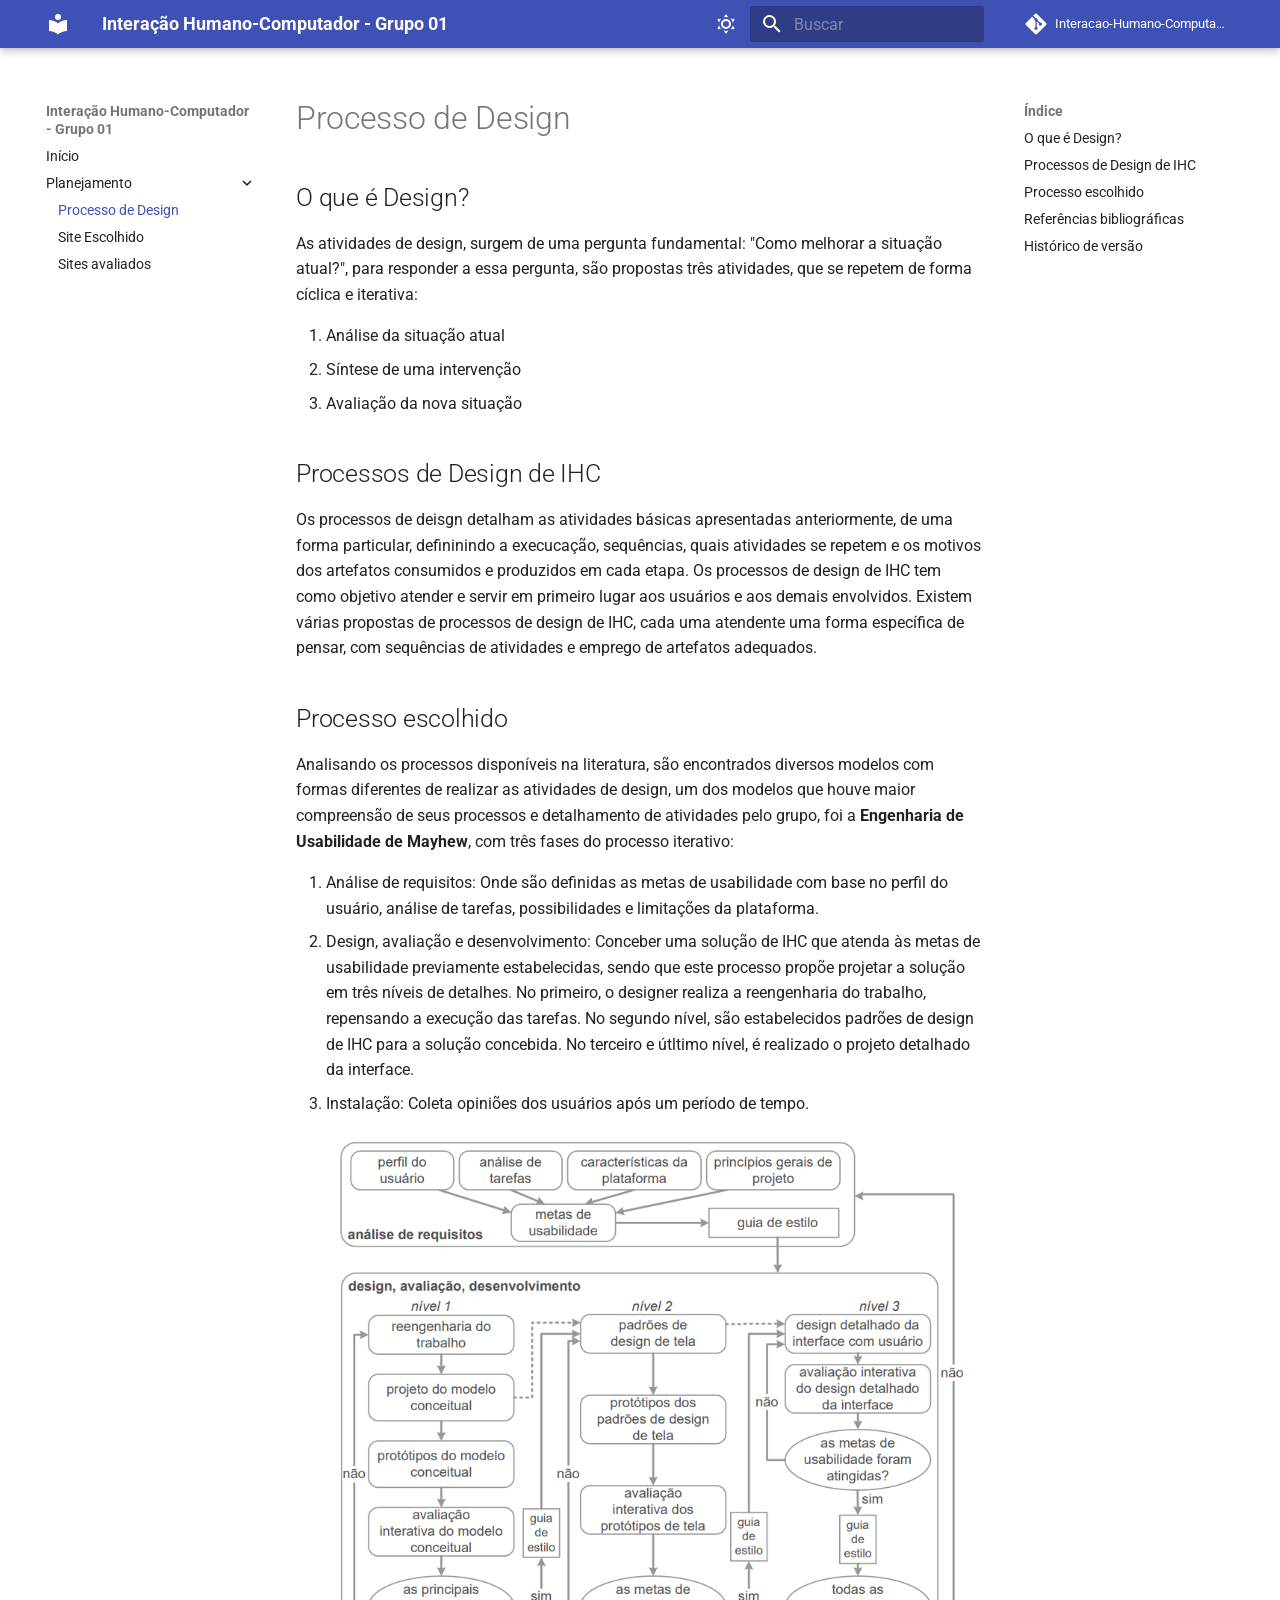
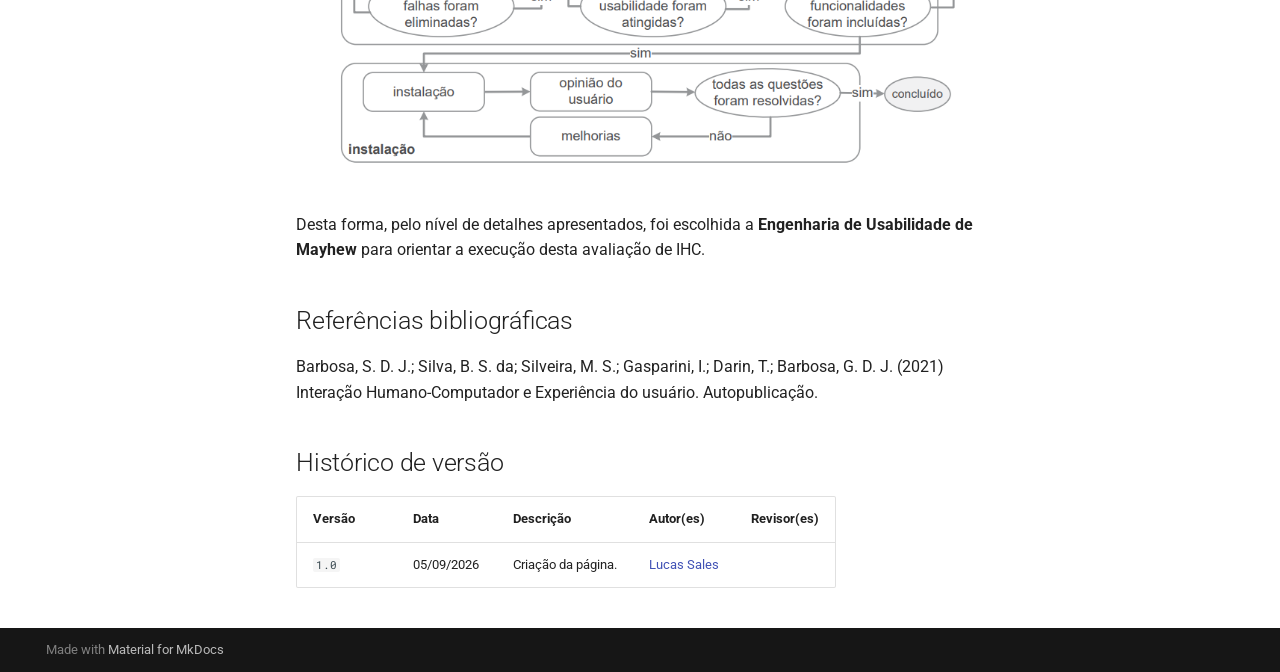
<file: planejamento/processo_de_design/index.html>
<!doctype html>
<html lang="pt" class="no-js">
  <head>
    
      <meta charset="utf-8">
      <meta name="viewport" content="width=device-width,initial-scale=1">
      
        <meta name="description" content="Site do Grupo 01 da disciplina de Interação Humano-Computador">
      
      
        <meta name="author" content="Grupo 01">
      
      
      
        <link rel="prev" href="../..">
      
      
        <link rel="next" href="../site_escolhido/">
      
      
        
      
      
      <link rel="icon" href="../../assets/images/favicon.png">
      <meta name="generator" content="mkdocs-1.6.1, mkdocs-material-9.7.7">
    
    
      
        <title>Processo de Design - Interação Humano-Computador - Grupo 01</title>
      
    
    
      <link rel="stylesheet" href="../../assets/stylesheets/main.ec1eaa64.min.css">
      
        
        <link rel="stylesheet" href="../../assets/stylesheets/palette.ab4e12ef.min.css">
      
      


    
    
      
    
    
      
        
        
        <link rel="preconnect" href="https://fonts.gstatic.com" crossorigin>
        <link rel="stylesheet" href="https://fonts.googleapis.com/css?family=Roboto:300,300i,400,400i,700,700i%7CRoboto+Mono:400,400i,700,700i&display=fallback">
        <style>:root{--md-text-font:"Roboto";--md-code-font:"Roboto Mono"}</style>
      
    
    
    <script>__md_scope=new URL("../..",location),__md_hash=e=>[...e].reduce(((e,_)=>(e<<5)-e+_.charCodeAt(0)),0),__md_get=(e,_=localStorage,t=__md_scope)=>JSON.parse(_.getItem(t.pathname+"."+e)),__md_set=(e,_,t=localStorage,a=__md_scope)=>{try{t.setItem(a.pathname+"."+e,JSON.stringify(_))}catch(e){}}</script>
    
      

    
    
  </head>
  
  
    
    
      
    
    
    
    
    <body dir="ltr" data-md-color-scheme="default" data-md-color-primary="indigo" data-md-color-accent="indigo">
  
    
    <input class="md-toggle" data-md-toggle="drawer" type="checkbox" id="__drawer" autocomplete="off">
    <input class="md-toggle" data-md-toggle="search" type="checkbox" id="__search" autocomplete="off">
    <label class="md-overlay" for="__drawer"></label>
    <div data-md-component="skip">
      
        
        <a href="#o-que-e-design" class="md-skip">
          Pular para conteúdo
        </a>
      
    </div>
    <div data-md-component="announce">
      
    </div>
    
    
      

  

<header class="md-header md-header--shadow" data-md-component="header">
  <nav class="md-header__inner md-grid" aria-label="Cabeçalho">
    <a href="../.." title="Interação Humano-Computador - Grupo 01" class="md-header__button md-logo" aria-label="Interação Humano-Computador - Grupo 01" data-md-component="logo">
      
  
  <svg xmlns="http://www.w3.org/2000/svg" viewBox="0 0 24 24"><path d="M12 8a3 3 0 0 0 3-3 3 3 0 0 0-3-3 3 3 0 0 0-3 3 3 3 0 0 0 3 3m0 3.54C9.64 9.35 6.5 8 3 8v11c3.5 0 6.64 1.35 9 3.54 2.36-2.19 5.5-3.54 9-3.54V8c-3.5 0-6.64 1.35-9 3.54"/></svg>

    </a>
    <label class="md-header__button md-icon" for="__drawer">
      
      <svg xmlns="http://www.w3.org/2000/svg" viewBox="0 0 24 24"><path d="M3 6h18v2H3zm0 5h18v2H3zm0 5h18v2H3z"/></svg>
    </label>
    <div class="md-header__title" data-md-component="header-title">
      <div class="md-header__ellipsis">
        <div class="md-header__topic">
          <span class="md-ellipsis">
            Interação Humano-Computador - Grupo 01
          </span>
        </div>
        <div class="md-header__topic" data-md-component="header-topic">
          <span class="md-ellipsis">
            
              Processo de Design
            
          </span>
        </div>
      </div>
    </div>
    
      
        <form class="md-header__option" data-md-component="palette">
  
    
    
    
    <input class="md-option" data-md-color-media="(prefers-color-scheme: light)" data-md-color-scheme="default" data-md-color-primary="indigo" data-md-color-accent="indigo"  aria-label="Modo escur"  type="radio" name="__palette" id="__palette_0">
    
      <label class="md-header__button md-icon" title="Modo escur" for="__palette_1" hidden>
        <svg xmlns="http://www.w3.org/2000/svg" viewBox="0 0 24 24"><path d="M12 7a5 5 0 0 1 5 5 5 5 0 0 1-5 5 5 5 0 0 1-5-5 5 5 0 0 1 5-5m0 2a3 3 0 0 0-3 3 3 3 0 0 0 3 3 3 3 0 0 0 3-3 3 3 0 0 0-3-3m0-7 2.39 3.42C13.65 5.15 12.84 5 12 5s-1.65.15-2.39.42zM3.34 7l4.16-.35A7.2 7.2 0 0 0 5.94 8.5c-.44.74-.69 1.5-.83 2.29zm.02 10 1.76-3.77a7.131 7.131 0 0 0 2.38 4.14zM20.65 7l-1.77 3.79a7.02 7.02 0 0 0-2.38-4.15zm-.01 10-4.14.36c.59-.51 1.12-1.14 1.54-1.86.42-.73.69-1.5.83-2.29zM12 22l-2.41-3.44c.74.27 1.55.44 2.41.44.82 0 1.63-.17 2.37-.44z"/></svg>
      </label>
    
  
    
    
    
    <input class="md-option" data-md-color-media="(prefers-color-scheme: dark)" data-md-color-scheme="slate" data-md-color-primary="indigo" data-md-color-accent="indigo"  aria-label="Modo claro"  type="radio" name="__palette" id="__palette_1">
    
      <label class="md-header__button md-icon" title="Modo claro" for="__palette_0" hidden>
        <svg xmlns="http://www.w3.org/2000/svg" viewBox="0 0 24 24"><path d="m17.75 4.09-2.53 1.94.91 3.06-2.63-1.81-2.63 1.81.91-3.06-2.53-1.94L12.44 4l1.06-3 1.06 3zm3.5 6.91-1.64 1.25.59 1.98-1.7-1.17-1.7 1.17.59-1.98L15.75 11l2.06-.05L18.5 9l.69 1.95zm-2.28 4.95c.83-.08 1.72 1.1 1.19 1.85-.32.45-.66.87-1.08 1.27C15.17 23 8.84 23 4.94 19.07c-3.91-3.9-3.91-10.24 0-14.14.4-.4.82-.76 1.27-1.08.75-.53 1.93.36 1.85 1.19-.27 2.86.69 5.83 2.89 8.02a9.96 9.96 0 0 0 8.02 2.89m-1.64 2.02a12.08 12.08 0 0 1-7.8-3.47c-2.17-2.19-3.33-5-3.49-7.82-2.81 3.14-2.7 7.96.31 10.98 3.02 3.01 7.84 3.12 10.98.31"/></svg>
      </label>
    
  
</form>
      
    
    
      <script>var palette=__md_get("__palette");if(palette&&palette.color){if("(prefers-color-scheme)"===palette.color.media){var media=matchMedia("(prefers-color-scheme: light)"),input=document.querySelector(media.matches?"[data-md-color-media='(prefers-color-scheme: light)']":"[data-md-color-media='(prefers-color-scheme: dark)']");palette.color.media=input.getAttribute("data-md-color-media"),palette.color.scheme=input.getAttribute("data-md-color-scheme"),palette.color.primary=input.getAttribute("data-md-color-primary"),palette.color.accent=input.getAttribute("data-md-color-accent")}for(var[key,value]of Object.entries(palette.color))document.body.setAttribute("data-md-color-"+key,value)}</script>
    
    
    
      
      
        <label class="md-header__button md-icon" for="__search">
          
          <svg xmlns="http://www.w3.org/2000/svg" viewBox="0 0 24 24"><path d="M9.5 3A6.5 6.5 0 0 1 16 9.5c0 1.61-.59 3.09-1.56 4.23l.27.27h.79l5 5-1.5 1.5-5-5v-.79l-.27-.27A6.52 6.52 0 0 1 9.5 16 6.5 6.5 0 0 1 3 9.5 6.5 6.5 0 0 1 9.5 3m0 2C7 5 5 7 5 9.5S7 14 9.5 14 14 12 14 9.5 12 5 9.5 5"/></svg>
        </label>
        <div class="md-search" data-md-component="search" role="dialog">
  <label class="md-search__overlay" for="__search"></label>
  <div class="md-search__inner" role="search">
    <form class="md-search__form" name="search">
      <input type="text" class="md-search__input" name="query" aria-label="Buscar" placeholder="Buscar" autocapitalize="off" autocorrect="off" autocomplete="off" spellcheck="false" data-md-component="search-query" required>
      <label class="md-search__icon md-icon" for="__search">
        
        <svg xmlns="http://www.w3.org/2000/svg" viewBox="0 0 24 24"><path d="M9.5 3A6.5 6.5 0 0 1 16 9.5c0 1.61-.59 3.09-1.56 4.23l.27.27h.79l5 5-1.5 1.5-5-5v-.79l-.27-.27A6.52 6.52 0 0 1 9.5 16 6.5 6.5 0 0 1 3 9.5 6.5 6.5 0 0 1 9.5 3m0 2C7 5 5 7 5 9.5S7 14 9.5 14 14 12 14 9.5 12 5 9.5 5"/></svg>
        
        <svg xmlns="http://www.w3.org/2000/svg" viewBox="0 0 24 24"><path d="M20 11v2H8l5.5 5.5-1.42 1.42L4.16 12l7.92-7.92L13.5 5.5 8 11z"/></svg>
      </label>
      <nav class="md-search__options" aria-label="Pesquisar">
        
        <button type="reset" class="md-search__icon md-icon" title="Limpar" aria-label="Limpar" tabindex="-1">
          
          <svg xmlns="http://www.w3.org/2000/svg" viewBox="0 0 24 24"><path d="M19 6.41 17.59 5 12 10.59 6.41 5 5 6.41 10.59 12 5 17.59 6.41 19 12 13.41 17.59 19 19 17.59 13.41 12z"/></svg>
        </button>
      </nav>
      
    </form>
    <div class="md-search__output">
      <div class="md-search__scrollwrap" tabindex="0" data-md-scrollfix>
        <div class="md-search-result" data-md-component="search-result">
          <div class="md-search-result__meta">
            Inicializando busca
          </div>
          <ol class="md-search-result__list" role="presentation"></ol>
        </div>
      </div>
    </div>
  </div>
</div>
      
    
    
      <div class="md-header__source">
        <a href="https://github.com/Interacao-Humano-Computador/2026.2-Grupo01" title="Ir para repositório" class="md-source" data-md-component="source">
  <div class="md-source__icon md-icon">
    
    <svg xmlns="http://www.w3.org/2000/svg" viewBox="0 0 448 512"><!--! Font Awesome Free 7.1.0 by @fontawesome - https://fontawesome.com License - https://fontawesome.com/license/free (Icons: CC BY 4.0, Fonts: SIL OFL 1.1, Code: MIT License) Copyright 2025 Fonticons, Inc.--><path d="M439.6 236.1 244 40.5c-5.4-5.5-12.8-8.5-20.4-8.5s-15 3-20.4 8.4L162.5 81l51.5 51.5c27.1-9.1 52.7 16.8 43.4 43.7l49.7 49.7c34.2-11.8 61.2 31 35.5 56.7-26.5 26.5-70.2-2.9-56-37.3L240.3 199v121.9c25.3 12.5 22.3 41.8 9.1 55-6.4 6.4-15.2 10.1-24.3 10.1s-17.8-3.6-24.3-10.1c-17.6-17.6-11.1-46.9 11.2-56v-123c-20.8-8.5-24.6-30.7-18.6-45L142.6 101 8.5 235.1C3 240.6 0 247.9 0 255.5s3 15 8.5 20.4l195.6 195.7c5.4 5.4 12.7 8.4 20.4 8.4s15-3 20.4-8.4l194.7-194.7c5.4-5.4 8.4-12.8 8.4-20.4s-3-15-8.4-20.4"/></svg>
  </div>
  <div class="md-source__repository">
    Interacao-Humano-Computador/2026.2-Grupo01
  </div>
</a>
      </div>
    
  </nav>
  
</header>
    
    <div class="md-container" data-md-component="container">
      
      
        
          
        
      
      <main class="md-main" data-md-component="main">
        <div class="md-main__inner md-grid">
          
            
              
              <div class="md-sidebar md-sidebar--primary" data-md-component="sidebar" data-md-type="navigation" >
                <div class="md-sidebar__scrollwrap">
                  <div class="md-sidebar__inner">
                    



<nav class="md-nav md-nav--primary" aria-label="Navegação" data-md-level="0">
  <label class="md-nav__title" for="__drawer">
    <a href="../.." title="Interação Humano-Computador - Grupo 01" class="md-nav__button md-logo" aria-label="Interação Humano-Computador - Grupo 01" data-md-component="logo">
      
  
  <svg xmlns="http://www.w3.org/2000/svg" viewBox="0 0 24 24"><path d="M12 8a3 3 0 0 0 3-3 3 3 0 0 0-3-3 3 3 0 0 0-3 3 3 3 0 0 0 3 3m0 3.54C9.64 9.35 6.5 8 3 8v11c3.5 0 6.64 1.35 9 3.54 2.36-2.19 5.5-3.54 9-3.54V8c-3.5 0-6.64 1.35-9 3.54"/></svg>

    </a>
    Interação Humano-Computador - Grupo 01
  </label>
  
    <div class="md-nav__source">
      <a href="https://github.com/Interacao-Humano-Computador/2026.2-Grupo01" title="Ir para repositório" class="md-source" data-md-component="source">
  <div class="md-source__icon md-icon">
    
    <svg xmlns="http://www.w3.org/2000/svg" viewBox="0 0 448 512"><!--! Font Awesome Free 7.1.0 by @fontawesome - https://fontawesome.com License - https://fontawesome.com/license/free (Icons: CC BY 4.0, Fonts: SIL OFL 1.1, Code: MIT License) Copyright 2025 Fonticons, Inc.--><path d="M439.6 236.1 244 40.5c-5.4-5.5-12.8-8.5-20.4-8.5s-15 3-20.4 8.4L162.5 81l51.5 51.5c27.1-9.1 52.7 16.8 43.4 43.7l49.7 49.7c34.2-11.8 61.2 31 35.5 56.7-26.5 26.5-70.2-2.9-56-37.3L240.3 199v121.9c25.3 12.5 22.3 41.8 9.1 55-6.4 6.4-15.2 10.1-24.3 10.1s-17.8-3.6-24.3-10.1c-17.6-17.6-11.1-46.9 11.2-56v-123c-20.8-8.5-24.6-30.7-18.6-45L142.6 101 8.5 235.1C3 240.6 0 247.9 0 255.5s3 15 8.5 20.4l195.6 195.7c5.4 5.4 12.7 8.4 20.4 8.4s15-3 20.4-8.4l194.7-194.7c5.4-5.4 8.4-12.8 8.4-20.4s-3-15-8.4-20.4"/></svg>
  </div>
  <div class="md-source__repository">
    Interacao-Humano-Computador/2026.2-Grupo01
  </div>
</a>
    </div>
  
  <ul class="md-nav__list" data-md-scrollfix>
    
      
      
  
  
  
  
    <li class="md-nav__item">
      <a href="../.." class="md-nav__link">
        
  
  
  <span class="md-ellipsis">
    
  
    Início
  

    
  </span>
  
  

      </a>
    </li>
  

    
      
      
  
  
    
  
  
  
    
    
    
    
    
    <li class="md-nav__item md-nav__item--active md-nav__item--nested">
      
        
        
        <input class="md-nav__toggle md-toggle " type="checkbox" id="__nav_2" checked>
        
          
          <label class="md-nav__link" for="__nav_2" id="__nav_2_label" tabindex="0">
            
  
  
  <span class="md-ellipsis">
    
  
    Planejamento
  

    
  </span>
  
  

            <span class="md-nav__icon md-icon"></span>
          </label>
        
        <nav class="md-nav" data-md-level="1" aria-labelledby="__nav_2_label" aria-expanded="true">
          <label class="md-nav__title" for="__nav_2">
            <span class="md-nav__icon md-icon"></span>
            
  
    Planejamento
  

          </label>
          <ul class="md-nav__list" data-md-scrollfix>
            
              
                
  
  
    
  
  
  
    <li class="md-nav__item md-nav__item--active">
      
      <input class="md-nav__toggle md-toggle" type="checkbox" id="__toc">
      
      
      
        <label class="md-nav__link md-nav__link--active" for="__toc">
          
  
  
  <span class="md-ellipsis">
    
  
    Processo de Design
  

    
  </span>
  
  

          <span class="md-nav__icon md-icon"></span>
        </label>
      
      <a href="./" class="md-nav__link md-nav__link--active">
        
  
  
  <span class="md-ellipsis">
    
  
    Processo de Design
  

    
  </span>
  
  

      </a>
      
        

<nav class="md-nav md-nav--secondary" aria-label="Índice">
  
  
  
  
    <label class="md-nav__title" for="__toc">
      <span class="md-nav__icon md-icon"></span>
      Índice
    </label>
    <ul class="md-nav__list" data-md-component="toc" data-md-scrollfix>
      
        <li class="md-nav__item">
  <a href="#o-que-e-design" class="md-nav__link">
    <span class="md-ellipsis">
      
        O que é Design?
      
    </span>
  </a>
  
</li>
      
        <li class="md-nav__item">
  <a href="#processos-de-design-de-ihc" class="md-nav__link">
    <span class="md-ellipsis">
      
        Processos de Design de IHC
      
    </span>
  </a>
  
</li>
      
        <li class="md-nav__item">
  <a href="#processo-escolhido" class="md-nav__link">
    <span class="md-ellipsis">
      
        Processo escolhido
      
    </span>
  </a>
  
</li>
      
        <li class="md-nav__item">
  <a href="#referencias-bibliograficas" class="md-nav__link">
    <span class="md-ellipsis">
      
        Referências bibliográficas
      
    </span>
  </a>
  
</li>
      
        <li class="md-nav__item">
  <a href="#historico-de-versao" class="md-nav__link">
    <span class="md-ellipsis">
      
        Histórico de versão
      
    </span>
  </a>
  
</li>
      
    </ul>
  
</nav>
      
    </li>
  

              
            
              
                
  
  
  
  
    <li class="md-nav__item">
      <a href="../site_escolhido/" class="md-nav__link">
        
  
  
  <span class="md-ellipsis">
    
  
    Site Escolhido
  

    
  </span>
  
  

      </a>
    </li>
  

              
            
              
                
  
  
  
  
    <li class="md-nav__item">
      <a href="../sites_avaliados/" class="md-nav__link">
        
  
  
  <span class="md-ellipsis">
    
  
    Sites avaliados
  

    
  </span>
  
  

      </a>
    </li>
  

              
            
          </ul>
        </nav>
      
    </li>
  

    
  </ul>
</nav>
                  </div>
                </div>
              </div>
            
            
              
              <div class="md-sidebar md-sidebar--secondary" data-md-component="sidebar" data-md-type="toc" >
                <div class="md-sidebar__scrollwrap">
                  <div class="md-sidebar__inner">
                    

<nav class="md-nav md-nav--secondary" aria-label="Índice">
  
  
  
  
    <label class="md-nav__title" for="__toc">
      <span class="md-nav__icon md-icon"></span>
      Índice
    </label>
    <ul class="md-nav__list" data-md-component="toc" data-md-scrollfix>
      
        <li class="md-nav__item">
  <a href="#o-que-e-design" class="md-nav__link">
    <span class="md-ellipsis">
      
        O que é Design?
      
    </span>
  </a>
  
</li>
      
        <li class="md-nav__item">
  <a href="#processos-de-design-de-ihc" class="md-nav__link">
    <span class="md-ellipsis">
      
        Processos de Design de IHC
      
    </span>
  </a>
  
</li>
      
        <li class="md-nav__item">
  <a href="#processo-escolhido" class="md-nav__link">
    <span class="md-ellipsis">
      
        Processo escolhido
      
    </span>
  </a>
  
</li>
      
        <li class="md-nav__item">
  <a href="#referencias-bibliograficas" class="md-nav__link">
    <span class="md-ellipsis">
      
        Referências bibliográficas
      
    </span>
  </a>
  
</li>
      
        <li class="md-nav__item">
  <a href="#historico-de-versao" class="md-nav__link">
    <span class="md-ellipsis">
      
        Histórico de versão
      
    </span>
  </a>
  
</li>
      
    </ul>
  
</nav>
                  </div>
                </div>
              </div>
            
          
          
            <div class="md-content" data-md-component="content">
              
              <article class="md-content__inner md-typeset">
                
                  


  
  


  <h1>Processo de Design</h1>

<h2 id="o-que-e-design">O que é Design?<a class="headerlink" href="#o-que-e-design" title="Permanent link">&para;</a></h2>
<p>As atividades de design, surgem de uma pergunta fundamental: "Como melhorar a situação atual?", para responder a essa pergunta, são propostas três atividades, que se repetem de forma cíclica e iterativa:</p>
<ol>
<li>Análise da situação atual</li>
<li>Síntese de uma intervenção</li>
<li>Avaliação da nova situação</li>
</ol>
<h2 id="processos-de-design-de-ihc">Processos de Design de IHC<a class="headerlink" href="#processos-de-design-de-ihc" title="Permanent link">&para;</a></h2>
<p>Os processos de deisgn detalham as atividades básicas apresentadas anteriormente, de uma forma particular, defininindo a execucação, sequências, quais atividades se repetem e os motivos dos artefatos consumidos e produzidos em cada etapa. Os processos de design de IHC tem como objetivo atender e servir em primeiro lugar aos usuários e aos demais envolvidos.
Existem várias propostas de processos de design de IHC, cada uma atendente uma forma específica de pensar, com sequências de atividades e emprego de artefatos adequados.</p>
<h2 id="processo-escolhido">Processo escolhido<a class="headerlink" href="#processo-escolhido" title="Permanent link">&para;</a></h2>
<p>Analisando os processos disponíveis na literatura, são encontrados diversos modelos com formas diferentes de realizar as atividades de design, um dos modelos que houve maior compreensão de seus processos e detalhamento de atividades pelo grupo, foi a <strong>Engenharia de Usabilidade de Mayhew</strong>, com três fases do processo iterativo:</p>
<ol>
<li>Análise de requisitos: 
   Onde são definidas as metas de usabilidade com base no perfil do usuário, análise de tarefas, possibilidades e limitações da plataforma.</li>
<li>Design, avaliação e desenvolvimento:
    Conceber uma solução de IHC que atenda às metas de usabilidade previamente estabelecidas, sendo que este processo propõe projetar a solução em três níveis de detalhes. No primeiro, o designer realiza a reengenharia do trabalho, repensando a execução das tarefas. No segundo nível, são estabelecidos padrões de design de IHC para a solução concebida. No terceiro e útltimo nível, é realizado o projeto detalhado da interface.</li>
<li>
<p>Instalação:
    Coleta opiniões dos usuários após um período de tempo.</p>
<p><img alt="Engenharia de usabilidade de Mayhew" src="../../assets/engenharia-de-mayhew.png" /></p>
</li>
</ol>
<p>Desta forma, pelo nível de detalhes apresentados, foi escolhida a <strong>Engenharia de Usabilidade de Mayhew</strong> para orientar a execução desta avaliação de IHC.</p>
<h2 id="referencias-bibliograficas">Referências bibliográficas<a class="headerlink" href="#referencias-bibliograficas" title="Permanent link">&para;</a></h2>
<p>Barbosa, S. D. J.; Silva, B. S. da; Silveira, M. S.; Gasparini, I.; Darin, T.; Barbosa, G. D. J.
(2021) Interação Humano-Computador e Experiência do usuário. Autopublicação.</p>
<h2 id="historico-de-versao">Histórico de versão<a class="headerlink" href="#historico-de-versao" title="Permanent link">&para;</a></h2>
<table>
<thead>
<tr>
<th>Versão</th>
<th>Data</th>
<th>Descrição</th>
<th>Autor(es)</th>
<th>Revisor(es)</th>
</tr>
</thead>
<tbody>
<tr>
<td><code>1.0</code></td>
<td>05/09/2026</td>
<td>Criação da página.</td>
<td><a href="https://github.com/lux-sales">Lucas Sales</a></td>
<td></td>
</tr>
</tbody>
</table>












                
              </article>
            </div>
          
          
<script>var target=document.getElementById(location.hash.slice(1));target&&target.name&&(target.checked=target.name.startsWith("__tabbed_"))</script>
        </div>
        
      </main>
      
        <footer class="md-footer">
  
  <div class="md-footer-meta md-typeset">
    <div class="md-footer-meta__inner md-grid">
      <div class="md-copyright">
  
  
    Made with
    <a href="https://squidfunk.github.io/mkdocs-material/" target="_blank" rel="noopener">
      Material for MkDocs
    </a>
  
</div>
      
    </div>
  </div>
</footer>
      
    </div>
    <div class="md-dialog" data-md-component="dialog">
      <div class="md-dialog__inner md-typeset"></div>
    </div>
    
    
    
      
      
      <script id="__config" type="application/json">{"annotate": null, "base": "../..", "features": [], "search": "../../assets/javascripts/workers/search.2c215733.min.js", "tags": null, "translations": {"clipboard.copied": "Copiado para \u00e1rea de transfer\u00eancia", "clipboard.copy": "Copiar para \u00e1rea de transfer\u00eancia", "search.result.more.one": "mais 1 nesta p\u00e1gina", "search.result.more.other": "# mais nesta p\u00e1gina", "search.result.none": "Nenhum documento encontrado", "search.result.one": "1 documento encontrado", "search.result.other": "# documentos encontrados", "search.result.placeholder": "Digite para iniciar a busca", "search.result.term.missing": "Ausente", "select.version": "Selecione a vers\u00e3o"}, "version": null}</script>
    
    
      <script src="../../assets/javascripts/bundle.d7400e89.min.js"></script>
      
    
  </body>
</html>
</file>
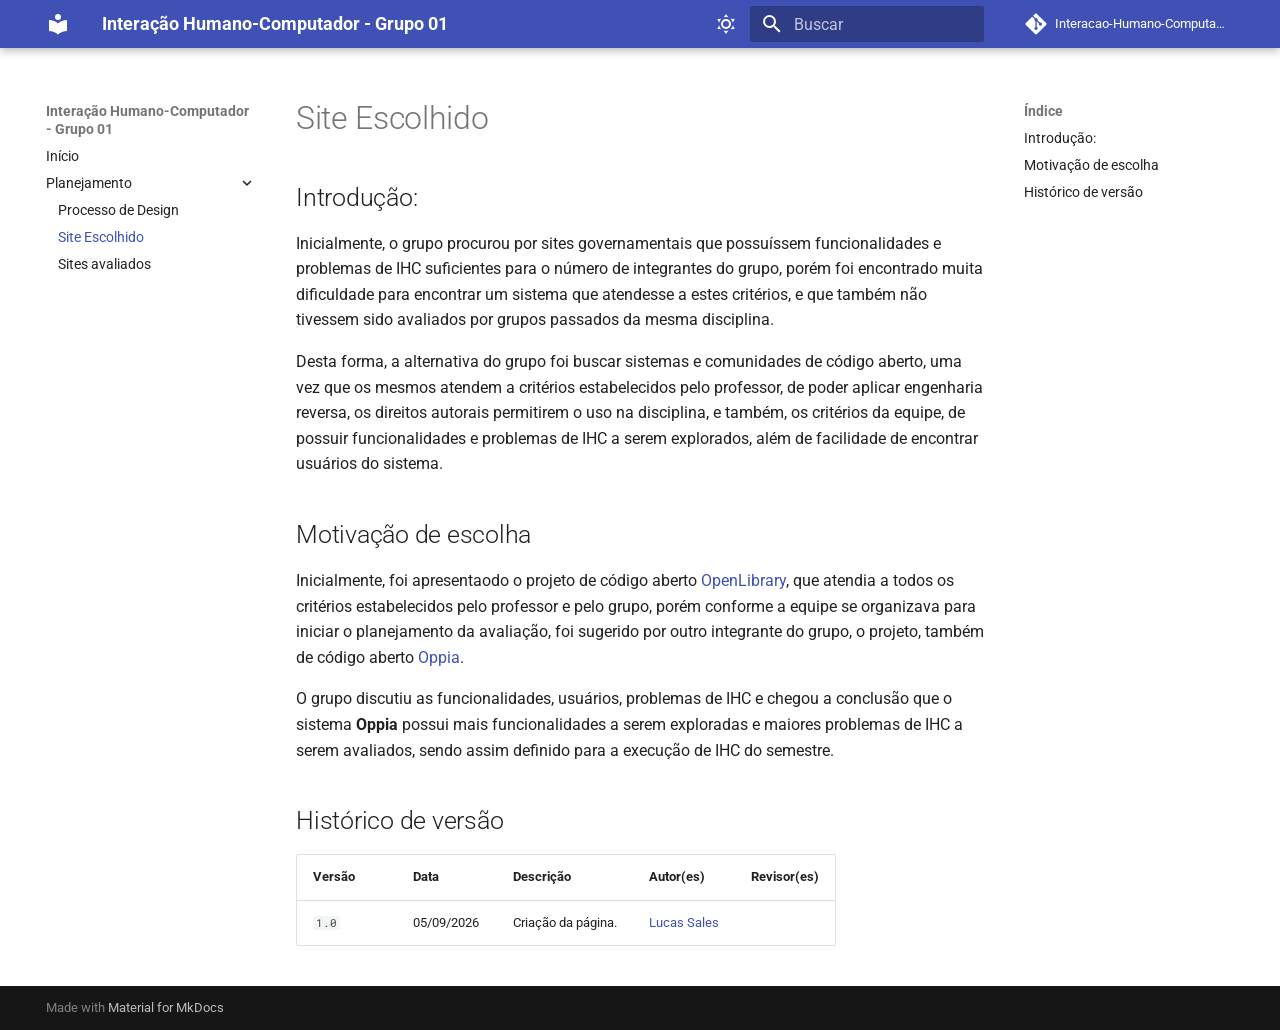
<file: planejamento/site_escolhido/index.html>
<!doctype html>
<html lang="pt" class="no-js">
  <head>
    
      <meta charset="utf-8">
      <meta name="viewport" content="width=device-width,initial-scale=1">
      
        <meta name="description" content="Site do Grupo 01 da disciplina de Interação Humano-Computador">
      
      
        <meta name="author" content="Grupo 01">
      
      
      
        <link rel="prev" href="../processo_de_design/">
      
      
        <link rel="next" href="../sites_avaliados/">
      
      
        
      
      
      <link rel="icon" href="../../assets/images/favicon.png">
      <meta name="generator" content="mkdocs-1.6.1, mkdocs-material-9.7.7">
    
    
      
        <title>Site Escolhido - Interação Humano-Computador - Grupo 01</title>
      
    
    
      <link rel="stylesheet" href="../../assets/stylesheets/main.ec1eaa64.min.css">
      
        
        <link rel="stylesheet" href="../../assets/stylesheets/palette.ab4e12ef.min.css">
      
      


    
    
      
    
    
      
        
        
        <link rel="preconnect" href="https://fonts.gstatic.com" crossorigin>
        <link rel="stylesheet" href="https://fonts.googleapis.com/css?family=Roboto:300,300i,400,400i,700,700i%7CRoboto+Mono:400,400i,700,700i&display=fallback">
        <style>:root{--md-text-font:"Roboto";--md-code-font:"Roboto Mono"}</style>
      
    
    
    <script>__md_scope=new URL("../..",location),__md_hash=e=>[...e].reduce(((e,_)=>(e<<5)-e+_.charCodeAt(0)),0),__md_get=(e,_=localStorage,t=__md_scope)=>JSON.parse(_.getItem(t.pathname+"."+e)),__md_set=(e,_,t=localStorage,a=__md_scope)=>{try{t.setItem(a.pathname+"."+e,JSON.stringify(_))}catch(e){}}</script>
    
      

    
    
  </head>
  
  
    
    
      
    
    
    
    
    <body dir="ltr" data-md-color-scheme="default" data-md-color-primary="indigo" data-md-color-accent="indigo">
  
    
    <input class="md-toggle" data-md-toggle="drawer" type="checkbox" id="__drawer" autocomplete="off">
    <input class="md-toggle" data-md-toggle="search" type="checkbox" id="__search" autocomplete="off">
    <label class="md-overlay" for="__drawer"></label>
    <div data-md-component="skip">
      
        
        <a href="#introducao" class="md-skip">
          Pular para conteúdo
        </a>
      
    </div>
    <div data-md-component="announce">
      
    </div>
    
    
      

  

<header class="md-header md-header--shadow" data-md-component="header">
  <nav class="md-header__inner md-grid" aria-label="Cabeçalho">
    <a href="../.." title="Interação Humano-Computador - Grupo 01" class="md-header__button md-logo" aria-label="Interação Humano-Computador - Grupo 01" data-md-component="logo">
      
  
  <svg xmlns="http://www.w3.org/2000/svg" viewBox="0 0 24 24"><path d="M12 8a3 3 0 0 0 3-3 3 3 0 0 0-3-3 3 3 0 0 0-3 3 3 3 0 0 0 3 3m0 3.54C9.64 9.35 6.5 8 3 8v11c3.5 0 6.64 1.35 9 3.54 2.36-2.19 5.5-3.54 9-3.54V8c-3.5 0-6.64 1.35-9 3.54"/></svg>

    </a>
    <label class="md-header__button md-icon" for="__drawer">
      
      <svg xmlns="http://www.w3.org/2000/svg" viewBox="0 0 24 24"><path d="M3 6h18v2H3zm0 5h18v2H3zm0 5h18v2H3z"/></svg>
    </label>
    <div class="md-header__title" data-md-component="header-title">
      <div class="md-header__ellipsis">
        <div class="md-header__topic">
          <span class="md-ellipsis">
            Interação Humano-Computador - Grupo 01
          </span>
        </div>
        <div class="md-header__topic" data-md-component="header-topic">
          <span class="md-ellipsis">
            
              Site Escolhido
            
          </span>
        </div>
      </div>
    </div>
    
      
        <form class="md-header__option" data-md-component="palette">
  
    
    
    
    <input class="md-option" data-md-color-media="(prefers-color-scheme: light)" data-md-color-scheme="default" data-md-color-primary="indigo" data-md-color-accent="indigo"  aria-label="Modo escur"  type="radio" name="__palette" id="__palette_0">
    
      <label class="md-header__button md-icon" title="Modo escur" for="__palette_1" hidden>
        <svg xmlns="http://www.w3.org/2000/svg" viewBox="0 0 24 24"><path d="M12 7a5 5 0 0 1 5 5 5 5 0 0 1-5 5 5 5 0 0 1-5-5 5 5 0 0 1 5-5m0 2a3 3 0 0 0-3 3 3 3 0 0 0 3 3 3 3 0 0 0 3-3 3 3 0 0 0-3-3m0-7 2.39 3.42C13.65 5.15 12.84 5 12 5s-1.65.15-2.39.42zM3.34 7l4.16-.35A7.2 7.2 0 0 0 5.94 8.5c-.44.74-.69 1.5-.83 2.29zm.02 10 1.76-3.77a7.131 7.131 0 0 0 2.38 4.14zM20.65 7l-1.77 3.79a7.02 7.02 0 0 0-2.38-4.15zm-.01 10-4.14.36c.59-.51 1.12-1.14 1.54-1.86.42-.73.69-1.5.83-2.29zM12 22l-2.41-3.44c.74.27 1.55.44 2.41.44.82 0 1.63-.17 2.37-.44z"/></svg>
      </label>
    
  
    
    
    
    <input class="md-option" data-md-color-media="(prefers-color-scheme: dark)" data-md-color-scheme="slate" data-md-color-primary="indigo" data-md-color-accent="indigo"  aria-label="Modo claro"  type="radio" name="__palette" id="__palette_1">
    
      <label class="md-header__button md-icon" title="Modo claro" for="__palette_0" hidden>
        <svg xmlns="http://www.w3.org/2000/svg" viewBox="0 0 24 24"><path d="m17.75 4.09-2.53 1.94.91 3.06-2.63-1.81-2.63 1.81.91-3.06-2.53-1.94L12.44 4l1.06-3 1.06 3zm3.5 6.91-1.64 1.25.59 1.98-1.7-1.17-1.7 1.17.59-1.98L15.75 11l2.06-.05L18.5 9l.69 1.95zm-2.28 4.95c.83-.08 1.72 1.1 1.19 1.85-.32.45-.66.87-1.08 1.27C15.17 23 8.84 23 4.94 19.07c-3.91-3.9-3.91-10.24 0-14.14.4-.4.82-.76 1.27-1.08.75-.53 1.93.36 1.85 1.19-.27 2.86.69 5.83 2.89 8.02a9.96 9.96 0 0 0 8.02 2.89m-1.64 2.02a12.08 12.08 0 0 1-7.8-3.47c-2.17-2.19-3.33-5-3.49-7.82-2.81 3.14-2.7 7.96.31 10.98 3.02 3.01 7.84 3.12 10.98.31"/></svg>
      </label>
    
  
</form>
      
    
    
      <script>var palette=__md_get("__palette");if(palette&&palette.color){if("(prefers-color-scheme)"===palette.color.media){var media=matchMedia("(prefers-color-scheme: light)"),input=document.querySelector(media.matches?"[data-md-color-media='(prefers-color-scheme: light)']":"[data-md-color-media='(prefers-color-scheme: dark)']");palette.color.media=input.getAttribute("data-md-color-media"),palette.color.scheme=input.getAttribute("data-md-color-scheme"),palette.color.primary=input.getAttribute("data-md-color-primary"),palette.color.accent=input.getAttribute("data-md-color-accent")}for(var[key,value]of Object.entries(palette.color))document.body.setAttribute("data-md-color-"+key,value)}</script>
    
    
    
      
      
        <label class="md-header__button md-icon" for="__search">
          
          <svg xmlns="http://www.w3.org/2000/svg" viewBox="0 0 24 24"><path d="M9.5 3A6.5 6.5 0 0 1 16 9.5c0 1.61-.59 3.09-1.56 4.23l.27.27h.79l5 5-1.5 1.5-5-5v-.79l-.27-.27A6.52 6.52 0 0 1 9.5 16 6.5 6.5 0 0 1 3 9.5 6.5 6.5 0 0 1 9.5 3m0 2C7 5 5 7 5 9.5S7 14 9.5 14 14 12 14 9.5 12 5 9.5 5"/></svg>
        </label>
        <div class="md-search" data-md-component="search" role="dialog">
  <label class="md-search__overlay" for="__search"></label>
  <div class="md-search__inner" role="search">
    <form class="md-search__form" name="search">
      <input type="text" class="md-search__input" name="query" aria-label="Buscar" placeholder="Buscar" autocapitalize="off" autocorrect="off" autocomplete="off" spellcheck="false" data-md-component="search-query" required>
      <label class="md-search__icon md-icon" for="__search">
        
        <svg xmlns="http://www.w3.org/2000/svg" viewBox="0 0 24 24"><path d="M9.5 3A6.5 6.5 0 0 1 16 9.5c0 1.61-.59 3.09-1.56 4.23l.27.27h.79l5 5-1.5 1.5-5-5v-.79l-.27-.27A6.52 6.52 0 0 1 9.5 16 6.5 6.5 0 0 1 3 9.5 6.5 6.5 0 0 1 9.5 3m0 2C7 5 5 7 5 9.5S7 14 9.5 14 14 12 14 9.5 12 5 9.5 5"/></svg>
        
        <svg xmlns="http://www.w3.org/2000/svg" viewBox="0 0 24 24"><path d="M20 11v2H8l5.5 5.5-1.42 1.42L4.16 12l7.92-7.92L13.5 5.5 8 11z"/></svg>
      </label>
      <nav class="md-search__options" aria-label="Pesquisar">
        
        <button type="reset" class="md-search__icon md-icon" title="Limpar" aria-label="Limpar" tabindex="-1">
          
          <svg xmlns="http://www.w3.org/2000/svg" viewBox="0 0 24 24"><path d="M19 6.41 17.59 5 12 10.59 6.41 5 5 6.41 10.59 12 5 17.59 6.41 19 12 13.41 17.59 19 19 17.59 13.41 12z"/></svg>
        </button>
      </nav>
      
    </form>
    <div class="md-search__output">
      <div class="md-search__scrollwrap" tabindex="0" data-md-scrollfix>
        <div class="md-search-result" data-md-component="search-result">
          <div class="md-search-result__meta">
            Inicializando busca
          </div>
          <ol class="md-search-result__list" role="presentation"></ol>
        </div>
      </div>
    </div>
  </div>
</div>
      
    
    
      <div class="md-header__source">
        <a href="https://github.com/Interacao-Humano-Computador/2026.2-Grupo01" title="Ir para repositório" class="md-source" data-md-component="source">
  <div class="md-source__icon md-icon">
    
    <svg xmlns="http://www.w3.org/2000/svg" viewBox="0 0 448 512"><!--! Font Awesome Free 7.1.0 by @fontawesome - https://fontawesome.com License - https://fontawesome.com/license/free (Icons: CC BY 4.0, Fonts: SIL OFL 1.1, Code: MIT License) Copyright 2025 Fonticons, Inc.--><path d="M439.6 236.1 244 40.5c-5.4-5.5-12.8-8.5-20.4-8.5s-15 3-20.4 8.4L162.5 81l51.5 51.5c27.1-9.1 52.7 16.8 43.4 43.7l49.7 49.7c34.2-11.8 61.2 31 35.5 56.7-26.5 26.5-70.2-2.9-56-37.3L240.3 199v121.9c25.3 12.5 22.3 41.8 9.1 55-6.4 6.4-15.2 10.1-24.3 10.1s-17.8-3.6-24.3-10.1c-17.6-17.6-11.1-46.9 11.2-56v-123c-20.8-8.5-24.6-30.7-18.6-45L142.6 101 8.5 235.1C3 240.6 0 247.9 0 255.5s3 15 8.5 20.4l195.6 195.7c5.4 5.4 12.7 8.4 20.4 8.4s15-3 20.4-8.4l194.7-194.7c5.4-5.4 8.4-12.8 8.4-20.4s-3-15-8.4-20.4"/></svg>
  </div>
  <div class="md-source__repository">
    Interacao-Humano-Computador/2026.2-Grupo01
  </div>
</a>
      </div>
    
  </nav>
  
</header>
    
    <div class="md-container" data-md-component="container">
      
      
        
          
        
      
      <main class="md-main" data-md-component="main">
        <div class="md-main__inner md-grid">
          
            
              
              <div class="md-sidebar md-sidebar--primary" data-md-component="sidebar" data-md-type="navigation" >
                <div class="md-sidebar__scrollwrap">
                  <div class="md-sidebar__inner">
                    



<nav class="md-nav md-nav--primary" aria-label="Navegação" data-md-level="0">
  <label class="md-nav__title" for="__drawer">
    <a href="../.." title="Interação Humano-Computador - Grupo 01" class="md-nav__button md-logo" aria-label="Interação Humano-Computador - Grupo 01" data-md-component="logo">
      
  
  <svg xmlns="http://www.w3.org/2000/svg" viewBox="0 0 24 24"><path d="M12 8a3 3 0 0 0 3-3 3 3 0 0 0-3-3 3 3 0 0 0-3 3 3 3 0 0 0 3 3m0 3.54C9.64 9.35 6.5 8 3 8v11c3.5 0 6.64 1.35 9 3.54 2.36-2.19 5.5-3.54 9-3.54V8c-3.5 0-6.64 1.35-9 3.54"/></svg>

    </a>
    Interação Humano-Computador - Grupo 01
  </label>
  
    <div class="md-nav__source">
      <a href="https://github.com/Interacao-Humano-Computador/2026.2-Grupo01" title="Ir para repositório" class="md-source" data-md-component="source">
  <div class="md-source__icon md-icon">
    
    <svg xmlns="http://www.w3.org/2000/svg" viewBox="0 0 448 512"><!--! Font Awesome Free 7.1.0 by @fontawesome - https://fontawesome.com License - https://fontawesome.com/license/free (Icons: CC BY 4.0, Fonts: SIL OFL 1.1, Code: MIT License) Copyright 2025 Fonticons, Inc.--><path d="M439.6 236.1 244 40.5c-5.4-5.5-12.8-8.5-20.4-8.5s-15 3-20.4 8.4L162.5 81l51.5 51.5c27.1-9.1 52.7 16.8 43.4 43.7l49.7 49.7c34.2-11.8 61.2 31 35.5 56.7-26.5 26.5-70.2-2.9-56-37.3L240.3 199v121.9c25.3 12.5 22.3 41.8 9.1 55-6.4 6.4-15.2 10.1-24.3 10.1s-17.8-3.6-24.3-10.1c-17.6-17.6-11.1-46.9 11.2-56v-123c-20.8-8.5-24.6-30.7-18.6-45L142.6 101 8.5 235.1C3 240.6 0 247.9 0 255.5s3 15 8.5 20.4l195.6 195.7c5.4 5.4 12.7 8.4 20.4 8.4s15-3 20.4-8.4l194.7-194.7c5.4-5.4 8.4-12.8 8.4-20.4s-3-15-8.4-20.4"/></svg>
  </div>
  <div class="md-source__repository">
    Interacao-Humano-Computador/2026.2-Grupo01
  </div>
</a>
    </div>
  
  <ul class="md-nav__list" data-md-scrollfix>
    
      
      
  
  
  
  
    <li class="md-nav__item">
      <a href="../.." class="md-nav__link">
        
  
  
  <span class="md-ellipsis">
    
  
    Início
  

    
  </span>
  
  

      </a>
    </li>
  

    
      
      
  
  
    
  
  
  
    
    
    
    
    
    <li class="md-nav__item md-nav__item--active md-nav__item--nested">
      
        
        
        <input class="md-nav__toggle md-toggle " type="checkbox" id="__nav_2" checked>
        
          
          <label class="md-nav__link" for="__nav_2" id="__nav_2_label" tabindex="0">
            
  
  
  <span class="md-ellipsis">
    
  
    Planejamento
  

    
  </span>
  
  

            <span class="md-nav__icon md-icon"></span>
          </label>
        
        <nav class="md-nav" data-md-level="1" aria-labelledby="__nav_2_label" aria-expanded="true">
          <label class="md-nav__title" for="__nav_2">
            <span class="md-nav__icon md-icon"></span>
            
  
    Planejamento
  

          </label>
          <ul class="md-nav__list" data-md-scrollfix>
            
              
                
  
  
  
  
    <li class="md-nav__item">
      <a href="../processo_de_design/" class="md-nav__link">
        
  
  
  <span class="md-ellipsis">
    
  
    Processo de Design
  

    
  </span>
  
  

      </a>
    </li>
  

              
            
              
                
  
  
    
  
  
  
    <li class="md-nav__item md-nav__item--active">
      
      <input class="md-nav__toggle md-toggle" type="checkbox" id="__toc">
      
      
      
        <label class="md-nav__link md-nav__link--active" for="__toc">
          
  
  
  <span class="md-ellipsis">
    
  
    Site Escolhido
  

    
  </span>
  
  

          <span class="md-nav__icon md-icon"></span>
        </label>
      
      <a href="./" class="md-nav__link md-nav__link--active">
        
  
  
  <span class="md-ellipsis">
    
  
    Site Escolhido
  

    
  </span>
  
  

      </a>
      
        

<nav class="md-nav md-nav--secondary" aria-label="Índice">
  
  
  
  
    <label class="md-nav__title" for="__toc">
      <span class="md-nav__icon md-icon"></span>
      Índice
    </label>
    <ul class="md-nav__list" data-md-component="toc" data-md-scrollfix>
      
        <li class="md-nav__item">
  <a href="#introducao" class="md-nav__link">
    <span class="md-ellipsis">
      
        Introdução:
      
    </span>
  </a>
  
</li>
      
        <li class="md-nav__item">
  <a href="#motivacao-de-escolha" class="md-nav__link">
    <span class="md-ellipsis">
      
        Motivação de escolha
      
    </span>
  </a>
  
</li>
      
        <li class="md-nav__item">
  <a href="#historico-de-versao" class="md-nav__link">
    <span class="md-ellipsis">
      
        Histórico de versão
      
    </span>
  </a>
  
</li>
      
    </ul>
  
</nav>
      
    </li>
  

              
            
              
                
  
  
  
  
    <li class="md-nav__item">
      <a href="../sites_avaliados/" class="md-nav__link">
        
  
  
  <span class="md-ellipsis">
    
  
    Sites avaliados
  

    
  </span>
  
  

      </a>
    </li>
  

              
            
          </ul>
        </nav>
      
    </li>
  

    
  </ul>
</nav>
                  </div>
                </div>
              </div>
            
            
              
              <div class="md-sidebar md-sidebar--secondary" data-md-component="sidebar" data-md-type="toc" >
                <div class="md-sidebar__scrollwrap">
                  <div class="md-sidebar__inner">
                    

<nav class="md-nav md-nav--secondary" aria-label="Índice">
  
  
  
  
    <label class="md-nav__title" for="__toc">
      <span class="md-nav__icon md-icon"></span>
      Índice
    </label>
    <ul class="md-nav__list" data-md-component="toc" data-md-scrollfix>
      
        <li class="md-nav__item">
  <a href="#introducao" class="md-nav__link">
    <span class="md-ellipsis">
      
        Introdução:
      
    </span>
  </a>
  
</li>
      
        <li class="md-nav__item">
  <a href="#motivacao-de-escolha" class="md-nav__link">
    <span class="md-ellipsis">
      
        Motivação de escolha
      
    </span>
  </a>
  
</li>
      
        <li class="md-nav__item">
  <a href="#historico-de-versao" class="md-nav__link">
    <span class="md-ellipsis">
      
        Histórico de versão
      
    </span>
  </a>
  
</li>
      
    </ul>
  
</nav>
                  </div>
                </div>
              </div>
            
          
          
            <div class="md-content" data-md-component="content">
              
              <article class="md-content__inner md-typeset">
                
                  


  
  


  <h1>Site Escolhido</h1>

<h2 id="introducao">Introdução:<a class="headerlink" href="#introducao" title="Permanent link">&para;</a></h2>
<p>Inicialmente, o grupo procurou por sites governamentais que possuíssem funcionalidades e problemas de IHC suficientes para o número de integrantes do grupo, porém foi encontrado muita dificuldade para encontrar um sistema que atendesse a estes critérios, e que também não tivessem sido avaliados por grupos passados da mesma disciplina. </p>
<p>Desta forma, a alternativa do grupo foi buscar sistemas e comunidades de código aberto, uma vez que os mesmos atendem a critérios estabelecidos pelo professor, de poder aplicar engenharia reversa, os direitos autorais permitirem o uso na disciplina, e também, os critérios da equipe, de possuir funcionalidades e problemas de IHC a serem explorados, além de facilidade de encontrar usuários do sistema.</p>
<h2 id="motivacao-de-escolha">Motivação de escolha<a class="headerlink" href="#motivacao-de-escolha" title="Permanent link">&para;</a></h2>
<p>Inicialmente, foi apresentaodo o projeto de código aberto <a href="https://openlibrary.org/">OpenLibrary</a>, que atendia a todos os critérios estabelecidos pelo professor e pelo grupo, porém conforme a equipe se organizava para iniciar o planejamento da avaliação, foi sugerido por outro integrante do grupo, o projeto, também de código aberto <a href="https://www.oppia.org/">Oppia</a>.</p>
<p>O grupo discutiu as funcionalidades, usuários, problemas de IHC e chegou a conclusão que o sistema <strong>Oppia</strong> possui mais funcionalidades a serem exploradas e maiores problemas de IHC a serem avaliados, sendo assim definido para a execução de IHC do semestre.</p>
<h2 id="historico-de-versao">Histórico de versão<a class="headerlink" href="#historico-de-versao" title="Permanent link">&para;</a></h2>
<table>
<thead>
<tr>
<th>Versão</th>
<th>Data</th>
<th>Descrição</th>
<th>Autor(es)</th>
<th>Revisor(es)</th>
</tr>
</thead>
<tbody>
<tr>
<td><code>1.0</code></td>
<td>05/09/2026</td>
<td>Criação da página.</td>
<td><a href="https://github.com/lux-sales">Lucas Sales</a></td>
<td></td>
</tr>
</tbody>
</table>












                
              </article>
            </div>
          
          
<script>var target=document.getElementById(location.hash.slice(1));target&&target.name&&(target.checked=target.name.startsWith("__tabbed_"))</script>
        </div>
        
      </main>
      
        <footer class="md-footer">
  
  <div class="md-footer-meta md-typeset">
    <div class="md-footer-meta__inner md-grid">
      <div class="md-copyright">
  
  
    Made with
    <a href="https://squidfunk.github.io/mkdocs-material/" target="_blank" rel="noopener">
      Material for MkDocs
    </a>
  
</div>
      
    </div>
  </div>
</footer>
      
    </div>
    <div class="md-dialog" data-md-component="dialog">
      <div class="md-dialog__inner md-typeset"></div>
    </div>
    
    
    
      
      
      <script id="__config" type="application/json">{"annotate": null, "base": "../..", "features": [], "search": "../../assets/javascripts/workers/search.2c215733.min.js", "tags": null, "translations": {"clipboard.copied": "Copiado para \u00e1rea de transfer\u00eancia", "clipboard.copy": "Copiar para \u00e1rea de transfer\u00eancia", "search.result.more.one": "mais 1 nesta p\u00e1gina", "search.result.more.other": "# mais nesta p\u00e1gina", "search.result.none": "Nenhum documento encontrado", "search.result.one": "1 documento encontrado", "search.result.other": "# documentos encontrados", "search.result.placeholder": "Digite para iniciar a busca", "search.result.term.missing": "Ausente", "select.version": "Selecione a vers\u00e3o"}, "version": null}</script>
    
    
      <script src="../../assets/javascripts/bundle.d7400e89.min.js"></script>
      
    
  </body>
</html>
</file>
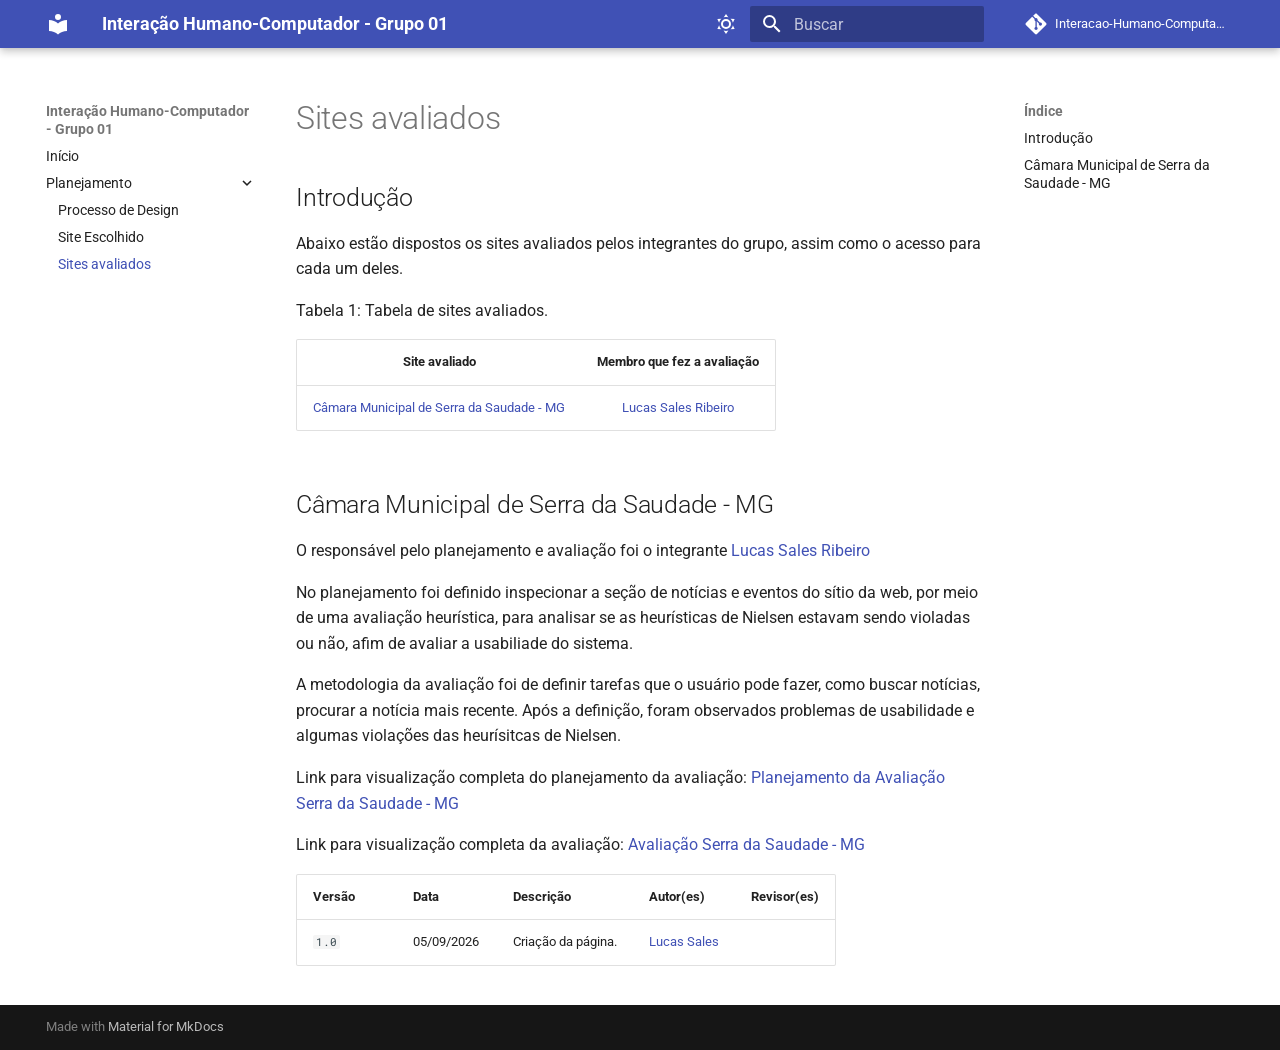
<file: planejamento/sites_avaliados/index.html>
<!doctype html>
<html lang="pt" class="no-js">
  <head>
    
      <meta charset="utf-8">
      <meta name="viewport" content="width=device-width,initial-scale=1">
      
        <meta name="description" content="Site do Grupo 01 da disciplina de Interação Humano-Computador">
      
      
        <meta name="author" content="Grupo 01">
      
      
      
        <link rel="prev" href="../site_escolhido/">
      
      
      
        
      
      
      <link rel="icon" href="../../assets/images/favicon.png">
      <meta name="generator" content="mkdocs-1.6.1, mkdocs-material-9.7.7">
    
    
      
        <title>Sites avaliados - Interação Humano-Computador - Grupo 01</title>
      
    
    
      <link rel="stylesheet" href="../../assets/stylesheets/main.ec1eaa64.min.css">
      
        
        <link rel="stylesheet" href="../../assets/stylesheets/palette.ab4e12ef.min.css">
      
      


    
    
      
    
    
      
        
        
        <link rel="preconnect" href="https://fonts.gstatic.com" crossorigin>
        <link rel="stylesheet" href="https://fonts.googleapis.com/css?family=Roboto:300,300i,400,400i,700,700i%7CRoboto+Mono:400,400i,700,700i&display=fallback">
        <style>:root{--md-text-font:"Roboto";--md-code-font:"Roboto Mono"}</style>
      
    
    
    <script>__md_scope=new URL("../..",location),__md_hash=e=>[...e].reduce(((e,_)=>(e<<5)-e+_.charCodeAt(0)),0),__md_get=(e,_=localStorage,t=__md_scope)=>JSON.parse(_.getItem(t.pathname+"."+e)),__md_set=(e,_,t=localStorage,a=__md_scope)=>{try{t.setItem(a.pathname+"."+e,JSON.stringify(_))}catch(e){}}</script>
    
      

    
    
  </head>
  
  
    
    
      
    
    
    
    
    <body dir="ltr" data-md-color-scheme="default" data-md-color-primary="indigo" data-md-color-accent="indigo">
  
    
    <input class="md-toggle" data-md-toggle="drawer" type="checkbox" id="__drawer" autocomplete="off">
    <input class="md-toggle" data-md-toggle="search" type="checkbox" id="__search" autocomplete="off">
    <label class="md-overlay" for="__drawer"></label>
    <div data-md-component="skip">
      
        
        <a href="#introducao" class="md-skip">
          Pular para conteúdo
        </a>
      
    </div>
    <div data-md-component="announce">
      
    </div>
    
    
      

  

<header class="md-header md-header--shadow" data-md-component="header">
  <nav class="md-header__inner md-grid" aria-label="Cabeçalho">
    <a href="../.." title="Interação Humano-Computador - Grupo 01" class="md-header__button md-logo" aria-label="Interação Humano-Computador - Grupo 01" data-md-component="logo">
      
  
  <svg xmlns="http://www.w3.org/2000/svg" viewBox="0 0 24 24"><path d="M12 8a3 3 0 0 0 3-3 3 3 0 0 0-3-3 3 3 0 0 0-3 3 3 3 0 0 0 3 3m0 3.54C9.64 9.35 6.5 8 3 8v11c3.5 0 6.64 1.35 9 3.54 2.36-2.19 5.5-3.54 9-3.54V8c-3.5 0-6.64 1.35-9 3.54"/></svg>

    </a>
    <label class="md-header__button md-icon" for="__drawer">
      
      <svg xmlns="http://www.w3.org/2000/svg" viewBox="0 0 24 24"><path d="M3 6h18v2H3zm0 5h18v2H3zm0 5h18v2H3z"/></svg>
    </label>
    <div class="md-header__title" data-md-component="header-title">
      <div class="md-header__ellipsis">
        <div class="md-header__topic">
          <span class="md-ellipsis">
            Interação Humano-Computador - Grupo 01
          </span>
        </div>
        <div class="md-header__topic" data-md-component="header-topic">
          <span class="md-ellipsis">
            
              Sites avaliados
            
          </span>
        </div>
      </div>
    </div>
    
      
        <form class="md-header__option" data-md-component="palette">
  
    
    
    
    <input class="md-option" data-md-color-media="(prefers-color-scheme: light)" data-md-color-scheme="default" data-md-color-primary="indigo" data-md-color-accent="indigo"  aria-label="Modo escur"  type="radio" name="__palette" id="__palette_0">
    
      <label class="md-header__button md-icon" title="Modo escur" for="__palette_1" hidden>
        <svg xmlns="http://www.w3.org/2000/svg" viewBox="0 0 24 24"><path d="M12 7a5 5 0 0 1 5 5 5 5 0 0 1-5 5 5 5 0 0 1-5-5 5 5 0 0 1 5-5m0 2a3 3 0 0 0-3 3 3 3 0 0 0 3 3 3 3 0 0 0 3-3 3 3 0 0 0-3-3m0-7 2.39 3.42C13.65 5.15 12.84 5 12 5s-1.65.15-2.39.42zM3.34 7l4.16-.35A7.2 7.2 0 0 0 5.94 8.5c-.44.74-.69 1.5-.83 2.29zm.02 10 1.76-3.77a7.131 7.131 0 0 0 2.38 4.14zM20.65 7l-1.77 3.79a7.02 7.02 0 0 0-2.38-4.15zm-.01 10-4.14.36c.59-.51 1.12-1.14 1.54-1.86.42-.73.69-1.5.83-2.29zM12 22l-2.41-3.44c.74.27 1.55.44 2.41.44.82 0 1.63-.17 2.37-.44z"/></svg>
      </label>
    
  
    
    
    
    <input class="md-option" data-md-color-media="(prefers-color-scheme: dark)" data-md-color-scheme="slate" data-md-color-primary="indigo" data-md-color-accent="indigo"  aria-label="Modo claro"  type="radio" name="__palette" id="__palette_1">
    
      <label class="md-header__button md-icon" title="Modo claro" for="__palette_0" hidden>
        <svg xmlns="http://www.w3.org/2000/svg" viewBox="0 0 24 24"><path d="m17.75 4.09-2.53 1.94.91 3.06-2.63-1.81-2.63 1.81.91-3.06-2.53-1.94L12.44 4l1.06-3 1.06 3zm3.5 6.91-1.64 1.25.59 1.98-1.7-1.17-1.7 1.17.59-1.98L15.75 11l2.06-.05L18.5 9l.69 1.95zm-2.28 4.95c.83-.08 1.72 1.1 1.19 1.85-.32.45-.66.87-1.08 1.27C15.17 23 8.84 23 4.94 19.07c-3.91-3.9-3.91-10.24 0-14.14.4-.4.82-.76 1.27-1.08.75-.53 1.93.36 1.85 1.19-.27 2.86.69 5.83 2.89 8.02a9.96 9.96 0 0 0 8.02 2.89m-1.64 2.02a12.08 12.08 0 0 1-7.8-3.47c-2.17-2.19-3.33-5-3.49-7.82-2.81 3.14-2.7 7.96.31 10.98 3.02 3.01 7.84 3.12 10.98.31"/></svg>
      </label>
    
  
</form>
      
    
    
      <script>var palette=__md_get("__palette");if(palette&&palette.color){if("(prefers-color-scheme)"===palette.color.media){var media=matchMedia("(prefers-color-scheme: light)"),input=document.querySelector(media.matches?"[data-md-color-media='(prefers-color-scheme: light)']":"[data-md-color-media='(prefers-color-scheme: dark)']");palette.color.media=input.getAttribute("data-md-color-media"),palette.color.scheme=input.getAttribute("data-md-color-scheme"),palette.color.primary=input.getAttribute("data-md-color-primary"),palette.color.accent=input.getAttribute("data-md-color-accent")}for(var[key,value]of Object.entries(palette.color))document.body.setAttribute("data-md-color-"+key,value)}</script>
    
    
    
      
      
        <label class="md-header__button md-icon" for="__search">
          
          <svg xmlns="http://www.w3.org/2000/svg" viewBox="0 0 24 24"><path d="M9.5 3A6.5 6.5 0 0 1 16 9.5c0 1.61-.59 3.09-1.56 4.23l.27.27h.79l5 5-1.5 1.5-5-5v-.79l-.27-.27A6.52 6.52 0 0 1 9.5 16 6.5 6.5 0 0 1 3 9.5 6.5 6.5 0 0 1 9.5 3m0 2C7 5 5 7 5 9.5S7 14 9.5 14 14 12 14 9.5 12 5 9.5 5"/></svg>
        </label>
        <div class="md-search" data-md-component="search" role="dialog">
  <label class="md-search__overlay" for="__search"></label>
  <div class="md-search__inner" role="search">
    <form class="md-search__form" name="search">
      <input type="text" class="md-search__input" name="query" aria-label="Buscar" placeholder="Buscar" autocapitalize="off" autocorrect="off" autocomplete="off" spellcheck="false" data-md-component="search-query" required>
      <label class="md-search__icon md-icon" for="__search">
        
        <svg xmlns="http://www.w3.org/2000/svg" viewBox="0 0 24 24"><path d="M9.5 3A6.5 6.5 0 0 1 16 9.5c0 1.61-.59 3.09-1.56 4.23l.27.27h.79l5 5-1.5 1.5-5-5v-.79l-.27-.27A6.52 6.52 0 0 1 9.5 16 6.5 6.5 0 0 1 3 9.5 6.5 6.5 0 0 1 9.5 3m0 2C7 5 5 7 5 9.5S7 14 9.5 14 14 12 14 9.5 12 5 9.5 5"/></svg>
        
        <svg xmlns="http://www.w3.org/2000/svg" viewBox="0 0 24 24"><path d="M20 11v2H8l5.5 5.5-1.42 1.42L4.16 12l7.92-7.92L13.5 5.5 8 11z"/></svg>
      </label>
      <nav class="md-search__options" aria-label="Pesquisar">
        
        <button type="reset" class="md-search__icon md-icon" title="Limpar" aria-label="Limpar" tabindex="-1">
          
          <svg xmlns="http://www.w3.org/2000/svg" viewBox="0 0 24 24"><path d="M19 6.41 17.59 5 12 10.59 6.41 5 5 6.41 10.59 12 5 17.59 6.41 19 12 13.41 17.59 19 19 17.59 13.41 12z"/></svg>
        </button>
      </nav>
      
    </form>
    <div class="md-search__output">
      <div class="md-search__scrollwrap" tabindex="0" data-md-scrollfix>
        <div class="md-search-result" data-md-component="search-result">
          <div class="md-search-result__meta">
            Inicializando busca
          </div>
          <ol class="md-search-result__list" role="presentation"></ol>
        </div>
      </div>
    </div>
  </div>
</div>
      
    
    
      <div class="md-header__source">
        <a href="https://github.com/Interacao-Humano-Computador/2026.2-Grupo01" title="Ir para repositório" class="md-source" data-md-component="source">
  <div class="md-source__icon md-icon">
    
    <svg xmlns="http://www.w3.org/2000/svg" viewBox="0 0 448 512"><!--! Font Awesome Free 7.1.0 by @fontawesome - https://fontawesome.com License - https://fontawesome.com/license/free (Icons: CC BY 4.0, Fonts: SIL OFL 1.1, Code: MIT License) Copyright 2025 Fonticons, Inc.--><path d="M439.6 236.1 244 40.5c-5.4-5.5-12.8-8.5-20.4-8.5s-15 3-20.4 8.4L162.5 81l51.5 51.5c27.1-9.1 52.7 16.8 43.4 43.7l49.7 49.7c34.2-11.8 61.2 31 35.5 56.7-26.5 26.5-70.2-2.9-56-37.3L240.3 199v121.9c25.3 12.5 22.3 41.8 9.1 55-6.4 6.4-15.2 10.1-24.3 10.1s-17.8-3.6-24.3-10.1c-17.6-17.6-11.1-46.9 11.2-56v-123c-20.8-8.5-24.6-30.7-18.6-45L142.6 101 8.5 235.1C3 240.6 0 247.9 0 255.5s3 15 8.5 20.4l195.6 195.7c5.4 5.4 12.7 8.4 20.4 8.4s15-3 20.4-8.4l194.7-194.7c5.4-5.4 8.4-12.8 8.4-20.4s-3-15-8.4-20.4"/></svg>
  </div>
  <div class="md-source__repository">
    Interacao-Humano-Computador/2026.2-Grupo01
  </div>
</a>
      </div>
    
  </nav>
  
</header>
    
    <div class="md-container" data-md-component="container">
      
      
        
          
        
      
      <main class="md-main" data-md-component="main">
        <div class="md-main__inner md-grid">
          
            
              
              <div class="md-sidebar md-sidebar--primary" data-md-component="sidebar" data-md-type="navigation" >
                <div class="md-sidebar__scrollwrap">
                  <div class="md-sidebar__inner">
                    



<nav class="md-nav md-nav--primary" aria-label="Navegação" data-md-level="0">
  <label class="md-nav__title" for="__drawer">
    <a href="../.." title="Interação Humano-Computador - Grupo 01" class="md-nav__button md-logo" aria-label="Interação Humano-Computador - Grupo 01" data-md-component="logo">
      
  
  <svg xmlns="http://www.w3.org/2000/svg" viewBox="0 0 24 24"><path d="M12 8a3 3 0 0 0 3-3 3 3 0 0 0-3-3 3 3 0 0 0-3 3 3 3 0 0 0 3 3m0 3.54C9.64 9.35 6.5 8 3 8v11c3.5 0 6.64 1.35 9 3.54 2.36-2.19 5.5-3.54 9-3.54V8c-3.5 0-6.64 1.35-9 3.54"/></svg>

    </a>
    Interação Humano-Computador - Grupo 01
  </label>
  
    <div class="md-nav__source">
      <a href="https://github.com/Interacao-Humano-Computador/2026.2-Grupo01" title="Ir para repositório" class="md-source" data-md-component="source">
  <div class="md-source__icon md-icon">
    
    <svg xmlns="http://www.w3.org/2000/svg" viewBox="0 0 448 512"><!--! Font Awesome Free 7.1.0 by @fontawesome - https://fontawesome.com License - https://fontawesome.com/license/free (Icons: CC BY 4.0, Fonts: SIL OFL 1.1, Code: MIT License) Copyright 2025 Fonticons, Inc.--><path d="M439.6 236.1 244 40.5c-5.4-5.5-12.8-8.5-20.4-8.5s-15 3-20.4 8.4L162.5 81l51.5 51.5c27.1-9.1 52.7 16.8 43.4 43.7l49.7 49.7c34.2-11.8 61.2 31 35.5 56.7-26.5 26.5-70.2-2.9-56-37.3L240.3 199v121.9c25.3 12.5 22.3 41.8 9.1 55-6.4 6.4-15.2 10.1-24.3 10.1s-17.8-3.6-24.3-10.1c-17.6-17.6-11.1-46.9 11.2-56v-123c-20.8-8.5-24.6-30.7-18.6-45L142.6 101 8.5 235.1C3 240.6 0 247.9 0 255.5s3 15 8.5 20.4l195.6 195.7c5.4 5.4 12.7 8.4 20.4 8.4s15-3 20.4-8.4l194.7-194.7c5.4-5.4 8.4-12.8 8.4-20.4s-3-15-8.4-20.4"/></svg>
  </div>
  <div class="md-source__repository">
    Interacao-Humano-Computador/2026.2-Grupo01
  </div>
</a>
    </div>
  
  <ul class="md-nav__list" data-md-scrollfix>
    
      
      
  
  
  
  
    <li class="md-nav__item">
      <a href="../.." class="md-nav__link">
        
  
  
  <span class="md-ellipsis">
    
  
    Início
  

    
  </span>
  
  

      </a>
    </li>
  

    
      
      
  
  
    
  
  
  
    
    
    
    
    
    <li class="md-nav__item md-nav__item--active md-nav__item--nested">
      
        
        
        <input class="md-nav__toggle md-toggle " type="checkbox" id="__nav_2" checked>
        
          
          <label class="md-nav__link" for="__nav_2" id="__nav_2_label" tabindex="0">
            
  
  
  <span class="md-ellipsis">
    
  
    Planejamento
  

    
  </span>
  
  

            <span class="md-nav__icon md-icon"></span>
          </label>
        
        <nav class="md-nav" data-md-level="1" aria-labelledby="__nav_2_label" aria-expanded="true">
          <label class="md-nav__title" for="__nav_2">
            <span class="md-nav__icon md-icon"></span>
            
  
    Planejamento
  

          </label>
          <ul class="md-nav__list" data-md-scrollfix>
            
              
                
  
  
  
  
    <li class="md-nav__item">
      <a href="../processo_de_design/" class="md-nav__link">
        
  
  
  <span class="md-ellipsis">
    
  
    Processo de Design
  

    
  </span>
  
  

      </a>
    </li>
  

              
            
              
                
  
  
  
  
    <li class="md-nav__item">
      <a href="../site_escolhido/" class="md-nav__link">
        
  
  
  <span class="md-ellipsis">
    
  
    Site Escolhido
  

    
  </span>
  
  

      </a>
    </li>
  

              
            
              
                
  
  
    
  
  
  
    <li class="md-nav__item md-nav__item--active">
      
      <input class="md-nav__toggle md-toggle" type="checkbox" id="__toc">
      
      
      
        <label class="md-nav__link md-nav__link--active" for="__toc">
          
  
  
  <span class="md-ellipsis">
    
  
    Sites avaliados
  

    
  </span>
  
  

          <span class="md-nav__icon md-icon"></span>
        </label>
      
      <a href="./" class="md-nav__link md-nav__link--active">
        
  
  
  <span class="md-ellipsis">
    
  
    Sites avaliados
  

    
  </span>
  
  

      </a>
      
        

<nav class="md-nav md-nav--secondary" aria-label="Índice">
  
  
  
  
    <label class="md-nav__title" for="__toc">
      <span class="md-nav__icon md-icon"></span>
      Índice
    </label>
    <ul class="md-nav__list" data-md-component="toc" data-md-scrollfix>
      
        <li class="md-nav__item">
  <a href="#introducao" class="md-nav__link">
    <span class="md-ellipsis">
      
        Introdução
      
    </span>
  </a>
  
</li>
      
        <li class="md-nav__item">
  <a href="#camara-municipal-de-serra-da-saudade-mg" class="md-nav__link">
    <span class="md-ellipsis">
      
        Câmara Municipal de Serra da Saudade - MG
      
    </span>
  </a>
  
</li>
      
    </ul>
  
</nav>
      
    </li>
  

              
            
          </ul>
        </nav>
      
    </li>
  

    
  </ul>
</nav>
                  </div>
                </div>
              </div>
            
            
              
              <div class="md-sidebar md-sidebar--secondary" data-md-component="sidebar" data-md-type="toc" >
                <div class="md-sidebar__scrollwrap">
                  <div class="md-sidebar__inner">
                    

<nav class="md-nav md-nav--secondary" aria-label="Índice">
  
  
  
  
    <label class="md-nav__title" for="__toc">
      <span class="md-nav__icon md-icon"></span>
      Índice
    </label>
    <ul class="md-nav__list" data-md-component="toc" data-md-scrollfix>
      
        <li class="md-nav__item">
  <a href="#introducao" class="md-nav__link">
    <span class="md-ellipsis">
      
        Introdução
      
    </span>
  </a>
  
</li>
      
        <li class="md-nav__item">
  <a href="#camara-municipal-de-serra-da-saudade-mg" class="md-nav__link">
    <span class="md-ellipsis">
      
        Câmara Municipal de Serra da Saudade - MG
      
    </span>
  </a>
  
</li>
      
    </ul>
  
</nav>
                  </div>
                </div>
              </div>
            
          
          
            <div class="md-content" data-md-component="content">
              
              <article class="md-content__inner md-typeset">
                
                  


  
  


  <h1>Sites avaliados</h1>

<h2 id="introducao">Introdução<a class="headerlink" href="#introducao" title="Permanent link">&para;</a></h2>
<p>Abaixo estão dispostos os sites avaliados pelos integrantes do grupo, assim como o acesso para cada um deles.</p>
<p style="text-align: left">Tabela 1: Tabela de sites avaliados.</p>

<table>
<thead>
<tr>
<th style="text-align: center;">Site avaliado</th>
<th style="text-align: center;">Membro que fez a avaliação</th>
</tr>
</thead>
<tbody>
<tr>
<td style="text-align: center;"><a href="#camara-municipal-de-serra-da-saudade-mg">Câmara Municipal de Serra da Saudade - MG </a></td>
<td style="text-align: center;"><a href="https://github.com/lux-sales">Lucas Sales Ribeiro</a></td>
</tr>
</tbody>
</table>
<h2 id="camara-municipal-de-serra-da-saudade-mg">Câmara Municipal de Serra da Saudade - MG<a class="headerlink" href="#camara-municipal-de-serra-da-saudade-mg" title="Permanent link">&para;</a></h2>
<p>O responsável pelo planejamento e avaliação foi o integrante <a href="https://github.com/lux-sales">Lucas Sales Ribeiro</a></p>
<p>No planejamento foi definido inspecionar a seção de notícias e eventos do sítio da web, por meio de uma avaliação heurística, para analisar se as heurísticas de Nielsen estavam sendo violadas ou não, afim de avaliar a usabiliade do sistema.</p>
<p>A metodologia da avaliação foi de definir tarefas que o usuário pode fazer, como buscar notícias, procurar a notícia mais recente. Após a definição, foram observados problemas de usabilidade e algumas violações das heurísitcas de Nielsen.</p>
<p>Link para visualização completa do planejamento da avaliação: <a href="../planejamentos/planejamento_serra_da_saudade.pdf">Planejamento da Avaliação Serra da Saudade - MG</a></p>
<p>Link para visualização completa da avaliação: <a href="../avaliacoes/avaliacao_serra_da_saudade.pdf">Avaliação Serra da Saudade - MG</a></p>
<table>
<thead>
<tr>
<th>Versão</th>
<th>Data</th>
<th>Descrição</th>
<th>Autor(es)</th>
<th>Revisor(es)</th>
</tr>
</thead>
<tbody>
<tr>
<td><code>1.0</code></td>
<td>05/09/2026</td>
<td>Criação da página.</td>
<td><a href="https://github.com/lux-sales">Lucas Sales</a></td>
<td></td>
</tr>
</tbody>
</table>












                
              </article>
            </div>
          
          
<script>var target=document.getElementById(location.hash.slice(1));target&&target.name&&(target.checked=target.name.startsWith("__tabbed_"))</script>
        </div>
        
      </main>
      
        <footer class="md-footer">
  
  <div class="md-footer-meta md-typeset">
    <div class="md-footer-meta__inner md-grid">
      <div class="md-copyright">
  
  
    Made with
    <a href="https://squidfunk.github.io/mkdocs-material/" target="_blank" rel="noopener">
      Material for MkDocs
    </a>
  
</div>
      
    </div>
  </div>
</footer>
      
    </div>
    <div class="md-dialog" data-md-component="dialog">
      <div class="md-dialog__inner md-typeset"></div>
    </div>
    
    
    
      
      
      <script id="__config" type="application/json">{"annotate": null, "base": "../..", "features": [], "search": "../../assets/javascripts/workers/search.2c215733.min.js", "tags": null, "translations": {"clipboard.copied": "Copiado para \u00e1rea de transfer\u00eancia", "clipboard.copy": "Copiar para \u00e1rea de transfer\u00eancia", "search.result.more.one": "mais 1 nesta p\u00e1gina", "search.result.more.other": "# mais nesta p\u00e1gina", "search.result.none": "Nenhum documento encontrado", "search.result.one": "1 documento encontrado", "search.result.other": "# documentos encontrados", "search.result.placeholder": "Digite para iniciar a busca", "search.result.term.missing": "Ausente", "select.version": "Selecione a vers\u00e3o"}, "version": null}</script>
    
    
      <script src="../../assets/javascripts/bundle.d7400e89.min.js"></script>
      
    
  </body>
</html>
</file>
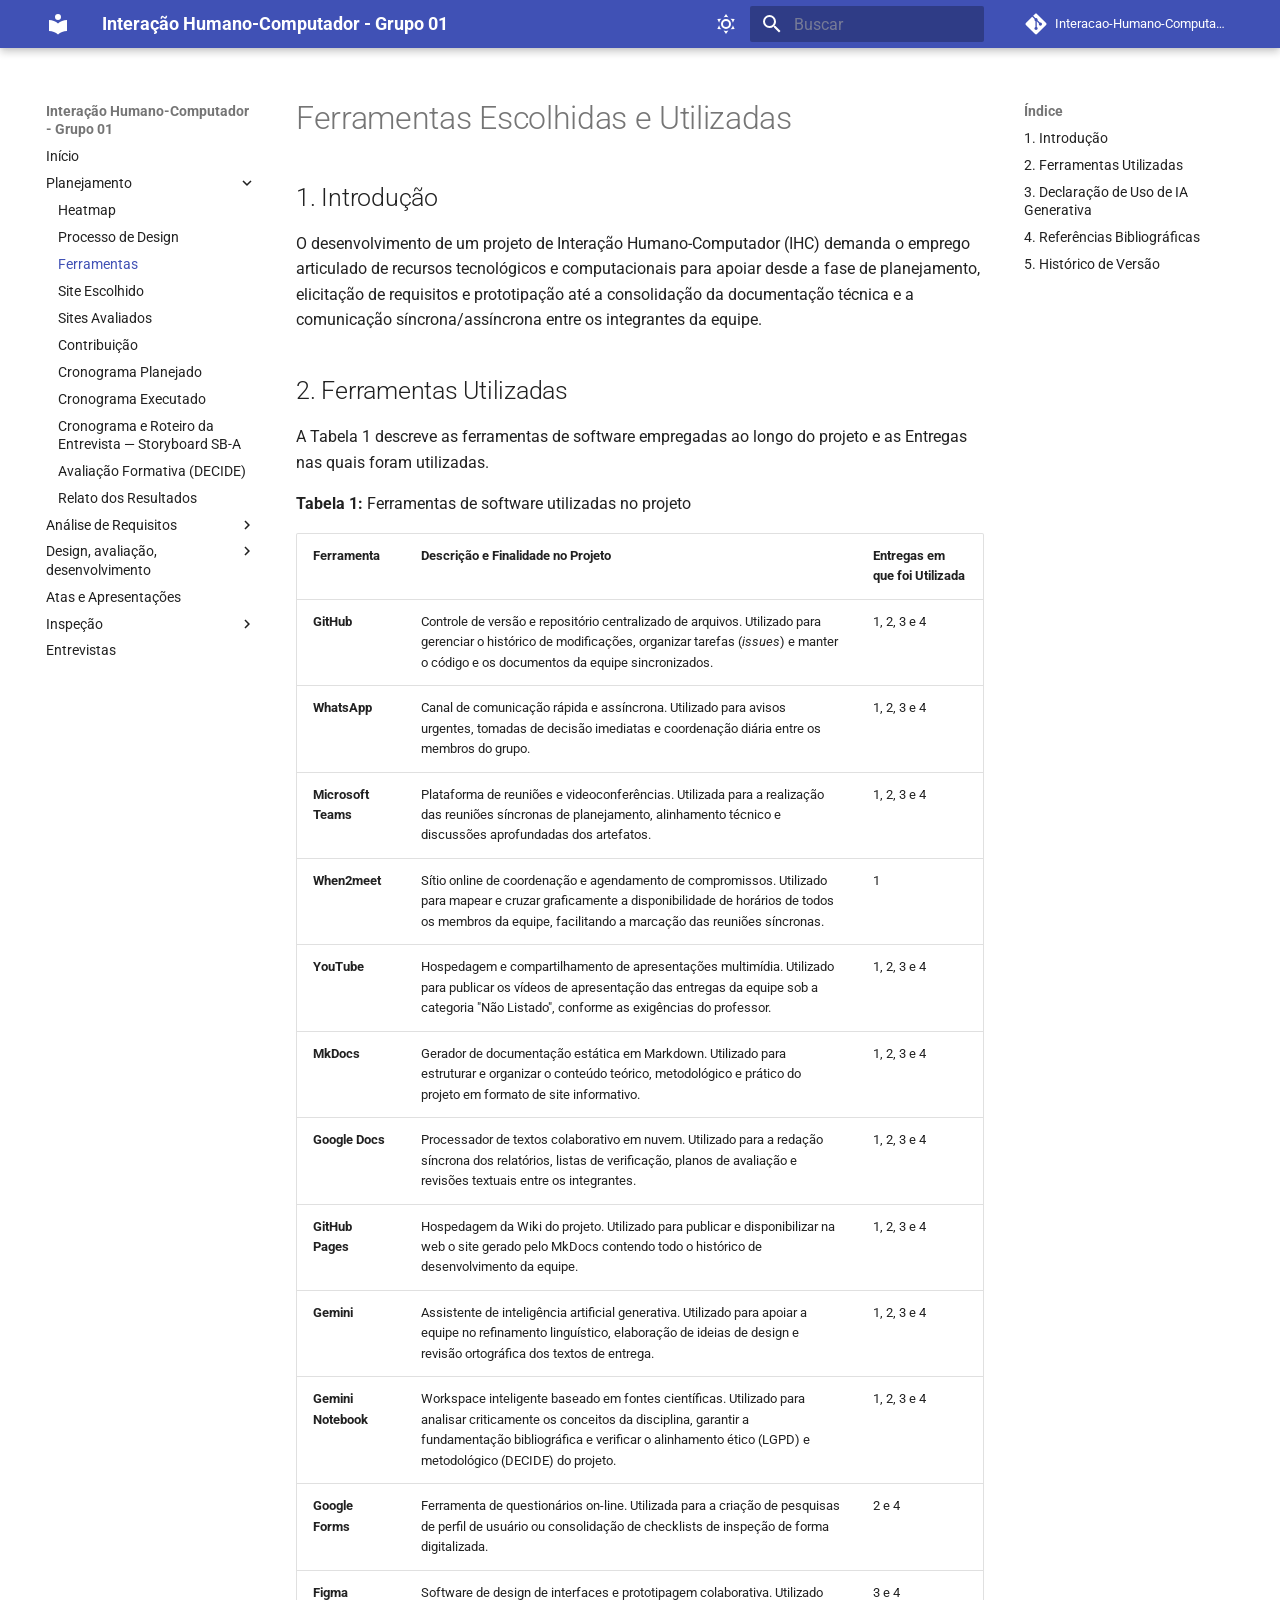
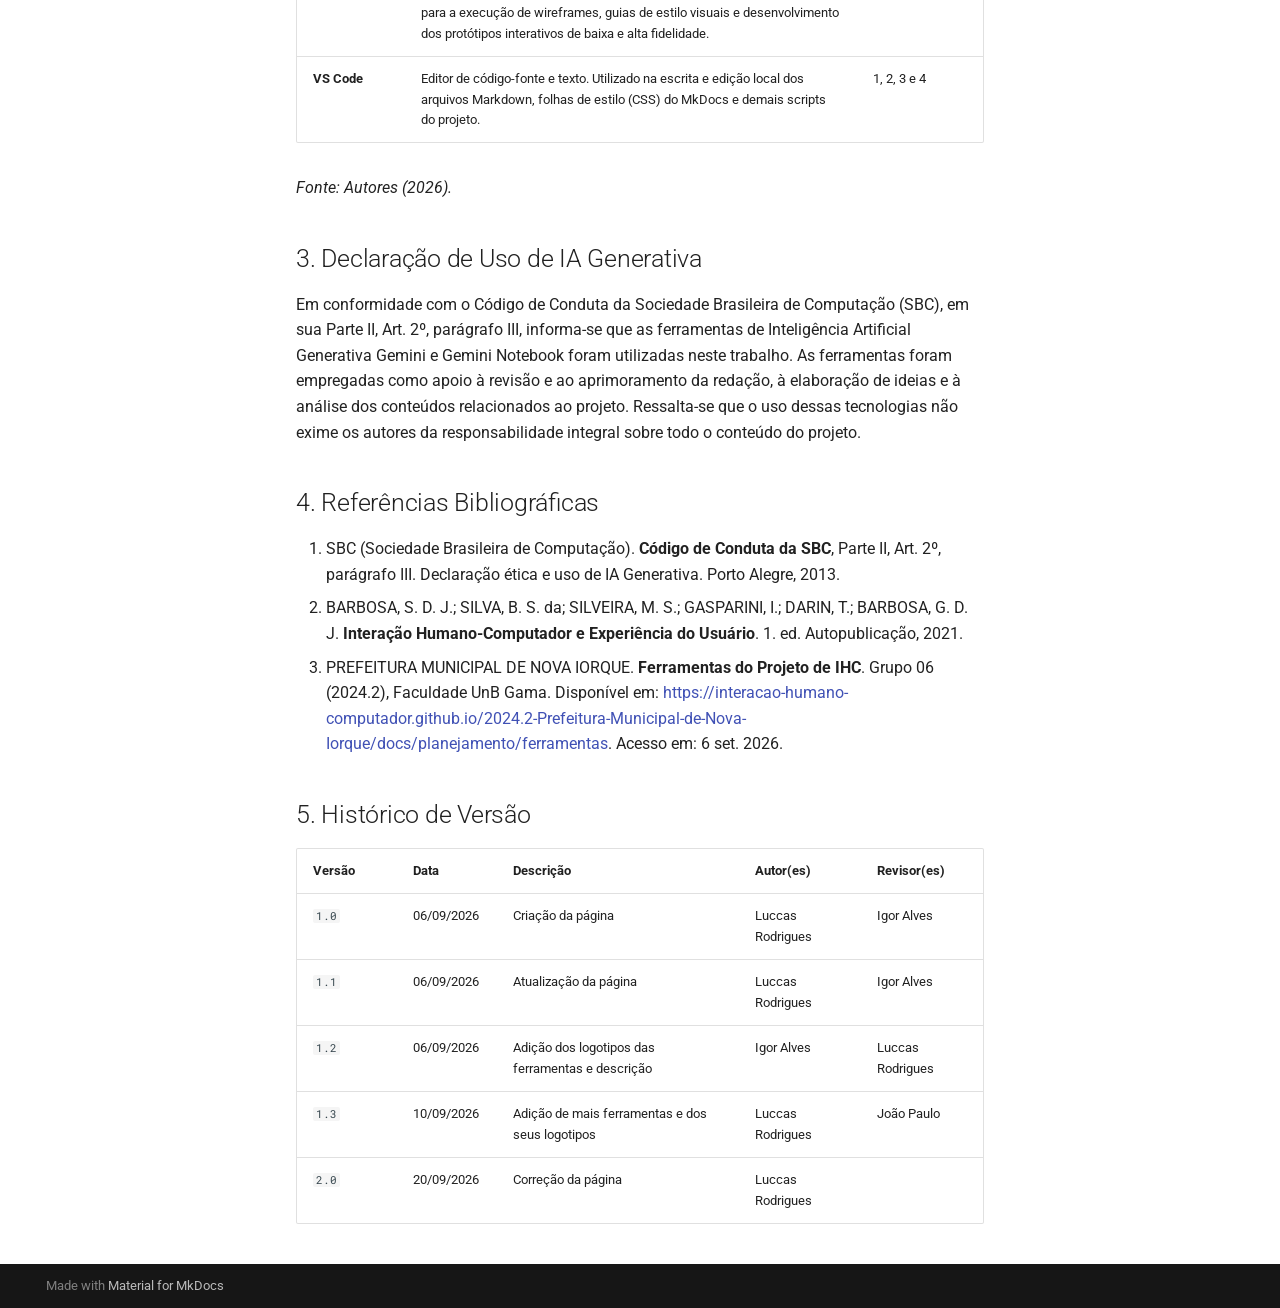
<file: site/planejamento/ferramentas/index.html>
<!doctype html>
<html lang="pt" class="no-js">
  <head>
    
      <meta charset="utf-8">
      <meta name="viewport" content="width=device-width,initial-scale=1">
      
        <meta name="description" content="Site do Grupo 01 da disciplina de Interação Humano-Computador">
      
      
        <meta name="author" content="Grupo 01">
      
      
      
        <link rel="prev" href="../processo_de_design/">
      
      
        <link rel="next" href="../site_escolhido/">
      
      
        
      
      
      <link rel="icon" href="../../assets/images/favicon.png">
      <meta name="generator" content="mkdocs-1.6.1, mkdocs-material-9.7.7">
    
    
      
        <title>Ferramentas - Interação Humano-Computador - Grupo 01</title>
      
    
    
      <link rel="stylesheet" href="../../assets/stylesheets/main.ec1eaa64.min.css">
      
        
        <link rel="stylesheet" href="../../assets/stylesheets/palette.ab4e12ef.min.css">
      
      


    
    
      
    
    
      
        
        
        <link rel="preconnect" href="https://fonts.gstatic.com" crossorigin>
        <link rel="stylesheet" href="https://fonts.googleapis.com/css?family=Roboto:300,300i,400,400i,700,700i%7CRoboto+Mono:400,400i,700,700i&display=fallback">
        <style>:root{--md-text-font:"Roboto";--md-code-font:"Roboto Mono"}</style>
      
    
    
    <script>__md_scope=new URL("../..",location),__md_hash=e=>[...e].reduce(((e,_)=>(e<<5)-e+_.charCodeAt(0)),0),__md_get=(e,_=localStorage,t=__md_scope)=>JSON.parse(_.getItem(t.pathname+"."+e)),__md_set=(e,_,t=localStorage,a=__md_scope)=>{try{t.setItem(a.pathname+"."+e,JSON.stringify(_))}catch(e){}}</script>
    
      

    
    
  </head>
  
  
    
    
      
    
    
    
    
    <body dir="ltr" data-md-color-scheme="default" data-md-color-primary="indigo" data-md-color-accent="indigo">
  
    
    <input class="md-toggle" data-md-toggle="drawer" type="checkbox" id="__drawer" autocomplete="off">
    <input class="md-toggle" data-md-toggle="search" type="checkbox" id="__search" autocomplete="off">
    <label class="md-overlay" for="__drawer"></label>
    <div data-md-component="skip">
      
        
        <a href="#ferramentas-escolhidas-e-utilizadas" class="md-skip">
          Pular para conteúdo
        </a>
      
    </div>
    <div data-md-component="announce">
      
    </div>
    
    
      

  

<header class="md-header md-header--shadow" data-md-component="header">
  <nav class="md-header__inner md-grid" aria-label="Cabeçalho">
    <a href="../.." title="Interação Humano-Computador - Grupo 01" class="md-header__button md-logo" aria-label="Interação Humano-Computador - Grupo 01" data-md-component="logo">
      
  
  <svg xmlns="http://www.w3.org/2000/svg" viewBox="0 0 24 24"><path d="M12 8a3 3 0 0 0 3-3 3 3 0 0 0-3-3 3 3 0 0 0-3 3 3 3 0 0 0 3 3m0 3.54C9.64 9.35 6.5 8 3 8v11c3.5 0 6.64 1.35 9 3.54 2.36-2.19 5.5-3.54 9-3.54V8c-3.5 0-6.64 1.35-9 3.54"/></svg>

    </a>
    <label class="md-header__button md-icon" for="__drawer">
      
      <svg xmlns="http://www.w3.org/2000/svg" viewBox="0 0 24 24"><path d="M3 6h18v2H3zm0 5h18v2H3zm0 5h18v2H3z"/></svg>
    </label>
    <div class="md-header__title" data-md-component="header-title">
      <div class="md-header__ellipsis">
        <div class="md-header__topic">
          <span class="md-ellipsis">
            Interação Humano-Computador - Grupo 01
          </span>
        </div>
        <div class="md-header__topic" data-md-component="header-topic">
          <span class="md-ellipsis">
            
              Ferramentas
            
          </span>
        </div>
      </div>
    </div>
    
      
        <form class="md-header__option" data-md-component="palette">
  
    
    
    
    <input class="md-option" data-md-color-media="(prefers-color-scheme: light)" data-md-color-scheme="default" data-md-color-primary="indigo" data-md-color-accent="indigo"  aria-label="Modo escuro"  type="radio" name="__palette" id="__palette_0">
    
      <label class="md-header__button md-icon" title="Modo escuro" for="__palette_1" hidden>
        <svg xmlns="http://www.w3.org/2000/svg" viewBox="0 0 24 24"><path d="M12 7a5 5 0 0 1 5 5 5 5 0 0 1-5 5 5 5 0 0 1-5-5 5 5 0 0 1 5-5m0 2a3 3 0 0 0-3 3 3 3 0 0 0 3 3 3 3 0 0 0 3-3 3 3 0 0 0-3-3m0-7 2.39 3.42C13.65 5.15 12.84 5 12 5s-1.65.15-2.39.42zM3.34 7l4.16-.35A7.2 7.2 0 0 0 5.94 8.5c-.44.74-.69 1.5-.83 2.29zm.02 10 1.76-3.77a7.131 7.131 0 0 0 2.38 4.14zM20.65 7l-1.77 3.79a7.02 7.02 0 0 0-2.38-4.15zm-.01 10-4.14.36c.59-.51 1.12-1.14 1.54-1.86.42-.73.69-1.5.83-2.29zM12 22l-2.41-3.44c.74.27 1.55.44 2.41.44.82 0 1.63-.17 2.37-.44z"/></svg>
      </label>
    
  
    
    
    
    <input class="md-option" data-md-color-media="(prefers-color-scheme: dark)" data-md-color-scheme="slate" data-md-color-primary="indigo" data-md-color-accent="indigo"  aria-label="Modo claro"  type="radio" name="__palette" id="__palette_1">
    
      <label class="md-header__button md-icon" title="Modo claro" for="__palette_0" hidden>
        <svg xmlns="http://www.w3.org/2000/svg" viewBox="0 0 24 24"><path d="m17.75 4.09-2.53 1.94.91 3.06-2.63-1.81-2.63 1.81.91-3.06-2.53-1.94L12.44 4l1.06-3 1.06 3zm3.5 6.91-1.64 1.25.59 1.98-1.7-1.17-1.7 1.17.59-1.98L15.75 11l2.06-.05L18.5 9l.69 1.95zm-2.28 4.95c.83-.08 1.72 1.1 1.19 1.85-.32.45-.66.87-1.08 1.27C15.17 23 8.84 23 4.94 19.07c-3.91-3.9-3.91-10.24 0-14.14.4-.4.82-.76 1.27-1.08.75-.53 1.93.36 1.85 1.19-.27 2.86.69 5.83 2.89 8.02a9.96 9.96 0 0 0 8.02 2.89m-1.64 2.02a12.08 12.08 0 0 1-7.8-3.47c-2.17-2.19-3.33-5-3.49-7.82-2.81 3.14-2.7 7.96.31 10.98 3.02 3.01 7.84 3.12 10.98.31"/></svg>
      </label>
    
  
</form>
      
    
    
      <script>var palette=__md_get("__palette");if(palette&&palette.color){if("(prefers-color-scheme)"===palette.color.media){var media=matchMedia("(prefers-color-scheme: light)"),input=document.querySelector(media.matches?"[data-md-color-media='(prefers-color-scheme: light)']":"[data-md-color-media='(prefers-color-scheme: dark)']");palette.color.media=input.getAttribute("data-md-color-media"),palette.color.scheme=input.getAttribute("data-md-color-scheme"),palette.color.primary=input.getAttribute("data-md-color-primary"),palette.color.accent=input.getAttribute("data-md-color-accent")}for(var[key,value]of Object.entries(palette.color))document.body.setAttribute("data-md-color-"+key,value)}</script>
    
    
    
      
      
        <label class="md-header__button md-icon" for="__search">
          
          <svg xmlns="http://www.w3.org/2000/svg" viewBox="0 0 24 24"><path d="M9.5 3A6.5 6.5 0 0 1 16 9.5c0 1.61-.59 3.09-1.56 4.23l.27.27h.79l5 5-1.5 1.5-5-5v-.79l-.27-.27A6.52 6.52 0 0 1 9.5 16 6.5 6.5 0 0 1 3 9.5 6.5 6.5 0 0 1 9.5 3m0 2C7 5 5 7 5 9.5S7 14 9.5 14 14 12 14 9.5 12 5 9.5 5"/></svg>
        </label>
        <div class="md-search" data-md-component="search" role="dialog">
  <label class="md-search__overlay" for="__search"></label>
  <div class="md-search__inner" role="search">
    <form class="md-search__form" name="search">
      <input type="text" class="md-search__input" name="query" aria-label="Buscar" placeholder="Buscar" autocapitalize="off" autocorrect="off" autocomplete="off" spellcheck="false" data-md-component="search-query" required>
      <label class="md-search__icon md-icon" for="__search">
        
        <svg xmlns="http://www.w3.org/2000/svg" viewBox="0 0 24 24"><path d="M9.5 3A6.5 6.5 0 0 1 16 9.5c0 1.61-.59 3.09-1.56 4.23l.27.27h.79l5 5-1.5 1.5-5-5v-.79l-.27-.27A6.52 6.52 0 0 1 9.5 16 6.5 6.5 0 0 1 3 9.5 6.5 6.5 0 0 1 9.5 3m0 2C7 5 5 7 5 9.5S7 14 9.5 14 14 12 14 9.5 12 5 9.5 5"/></svg>
        
        <svg xmlns="http://www.w3.org/2000/svg" viewBox="0 0 24 24"><path d="M20 11v2H8l5.5 5.5-1.42 1.42L4.16 12l7.92-7.92L13.5 5.5 8 11z"/></svg>
      </label>
      <nav class="md-search__options" aria-label="Pesquisar">
        
        <button type="reset" class="md-search__icon md-icon" title="Limpar" aria-label="Limpar" tabindex="-1">
          
          <svg xmlns="http://www.w3.org/2000/svg" viewBox="0 0 24 24"><path d="M19 6.41 17.59 5 12 10.59 6.41 5 5 6.41 10.59 12 5 17.59 6.41 19 12 13.41 17.59 19 19 17.59 13.41 12z"/></svg>
        </button>
      </nav>
      
    </form>
    <div class="md-search__output">
      <div class="md-search__scrollwrap" tabindex="0" data-md-scrollfix>
        <div class="md-search-result" data-md-component="search-result">
          <div class="md-search-result__meta">
            Inicializando busca
          </div>
          <ol class="md-search-result__list" role="presentation"></ol>
        </div>
      </div>
    </div>
  </div>
</div>
      
    
    
      <div class="md-header__source">
        <a href="https://github.com/Interacao-Humano-Computador/2026.2-Grupo01" title="Ir para repositório" class="md-source" data-md-component="source">
  <div class="md-source__icon md-icon">
    
    <svg xmlns="http://www.w3.org/2000/svg" viewBox="0 0 448 512"><!--! Font Awesome Free 7.1.0 by @fontawesome - https://fontawesome.com License - https://fontawesome.com/license/free (Icons: CC BY 4.0, Fonts: SIL OFL 1.1, Code: MIT License) Copyright 2025 Fonticons, Inc.--><path d="M439.6 236.1 244 40.5c-5.4-5.5-12.8-8.5-20.4-8.5s-15 3-20.4 8.4L162.5 81l51.5 51.5c27.1-9.1 52.7 16.8 43.4 43.7l49.7 49.7c34.2-11.8 61.2 31 35.5 56.7-26.5 26.5-70.2-2.9-56-37.3L240.3 199v121.9c25.3 12.5 22.3 41.8 9.1 55-6.4 6.4-15.2 10.1-24.3 10.1s-17.8-3.6-24.3-10.1c-17.6-17.6-11.1-46.9 11.2-56v-123c-20.8-8.5-24.6-30.7-18.6-45L142.6 101 8.5 235.1C3 240.6 0 247.9 0 255.5s3 15 8.5 20.4l195.6 195.7c5.4 5.4 12.7 8.4 20.4 8.4s15-3 20.4-8.4l194.7-194.7c5.4-5.4 8.4-12.8 8.4-20.4s-3-15-8.4-20.4"/></svg>
  </div>
  <div class="md-source__repository">
    Interacao-Humano-Computador/2026.2-Grupo01
  </div>
</a>
      </div>
    
  </nav>
  
</header>
    
    <div class="md-container" data-md-component="container">
      
      
        
          
        
      
      <main class="md-main" data-md-component="main">
        <div class="md-main__inner md-grid">
          
            
              
              <div class="md-sidebar md-sidebar--primary" data-md-component="sidebar" data-md-type="navigation" >
                <div class="md-sidebar__scrollwrap">
                  <div class="md-sidebar__inner">
                    



<nav class="md-nav md-nav--primary" aria-label="Navegação" data-md-level="0">
  <label class="md-nav__title" for="__drawer">
    <a href="../.." title="Interação Humano-Computador - Grupo 01" class="md-nav__button md-logo" aria-label="Interação Humano-Computador - Grupo 01" data-md-component="logo">
      
  
  <svg xmlns="http://www.w3.org/2000/svg" viewBox="0 0 24 24"><path d="M12 8a3 3 0 0 0 3-3 3 3 0 0 0-3-3 3 3 0 0 0-3 3 3 3 0 0 0 3 3m0 3.54C9.64 9.35 6.5 8 3 8v11c3.5 0 6.64 1.35 9 3.54 2.36-2.19 5.5-3.54 9-3.54V8c-3.5 0-6.64 1.35-9 3.54"/></svg>

    </a>
    Interação Humano-Computador - Grupo 01
  </label>
  
    <div class="md-nav__source">
      <a href="https://github.com/Interacao-Humano-Computador/2026.2-Grupo01" title="Ir para repositório" class="md-source" data-md-component="source">
  <div class="md-source__icon md-icon">
    
    <svg xmlns="http://www.w3.org/2000/svg" viewBox="0 0 448 512"><!--! Font Awesome Free 7.1.0 by @fontawesome - https://fontawesome.com License - https://fontawesome.com/license/free (Icons: CC BY 4.0, Fonts: SIL OFL 1.1, Code: MIT License) Copyright 2025 Fonticons, Inc.--><path d="M439.6 236.1 244 40.5c-5.4-5.5-12.8-8.5-20.4-8.5s-15 3-20.4 8.4L162.5 81l51.5 51.5c27.1-9.1 52.7 16.8 43.4 43.7l49.7 49.7c34.2-11.8 61.2 31 35.5 56.7-26.5 26.5-70.2-2.9-56-37.3L240.3 199v121.9c25.3 12.5 22.3 41.8 9.1 55-6.4 6.4-15.2 10.1-24.3 10.1s-17.8-3.6-24.3-10.1c-17.6-17.6-11.1-46.9 11.2-56v-123c-20.8-8.5-24.6-30.7-18.6-45L142.6 101 8.5 235.1C3 240.6 0 247.9 0 255.5s3 15 8.5 20.4l195.6 195.7c5.4 5.4 12.7 8.4 20.4 8.4s15-3 20.4-8.4l194.7-194.7c5.4-5.4 8.4-12.8 8.4-20.4s-3-15-8.4-20.4"/></svg>
  </div>
  <div class="md-source__repository">
    Interacao-Humano-Computador/2026.2-Grupo01
  </div>
</a>
    </div>
  
  <ul class="md-nav__list" data-md-scrollfix>
    
      
      
  
  
  
  
    <li class="md-nav__item">
      <a href="../.." class="md-nav__link">
        
  
  
  <span class="md-ellipsis">
    
  
    Início
  

    
  </span>
  
  

      </a>
    </li>
  

    
      
      
  
  
    
  
  
  
    
    
    
    
    
    <li class="md-nav__item md-nav__item--active md-nav__item--nested">
      
        
        
        <input class="md-nav__toggle md-toggle " type="checkbox" id="__nav_2" checked>
        
          
          <label class="md-nav__link" for="__nav_2" id="__nav_2_label" tabindex="0">
            
  
  
  <span class="md-ellipsis">
    
  
    Planejamento
  

    
  </span>
  
  

            <span class="md-nav__icon md-icon"></span>
          </label>
        
        <nav class="md-nav" data-md-level="1" aria-labelledby="__nav_2_label" aria-expanded="true">
          <label class="md-nav__title" for="__nav_2">
            <span class="md-nav__icon md-icon"></span>
            
  
    Planejamento
  

          </label>
          <ul class="md-nav__list" data-md-scrollfix>
            
              
                
  
  
  
  
    <li class="md-nav__item">
      <a href="../heatmap/" class="md-nav__link">
        
  
  
  <span class="md-ellipsis">
    
  
    Heatmap
  

    
  </span>
  
  

      </a>
    </li>
  

              
            
              
                
  
  
  
  
    <li class="md-nav__item">
      <a href="../processo_de_design/" class="md-nav__link">
        
  
  
  <span class="md-ellipsis">
    
  
    Processo de Design
  

    
  </span>
  
  

      </a>
    </li>
  

              
            
              
                
  
  
    
  
  
  
    <li class="md-nav__item md-nav__item--active">
      
      <input class="md-nav__toggle md-toggle" type="checkbox" id="__toc">
      
      
        
      
      
        <label class="md-nav__link md-nav__link--active" for="__toc">
          
  
  
  <span class="md-ellipsis">
    
  
    Ferramentas
  

    
  </span>
  
  

          <span class="md-nav__icon md-icon"></span>
        </label>
      
      <a href="./" class="md-nav__link md-nav__link--active">
        
  
  
  <span class="md-ellipsis">
    
  
    Ferramentas
  

    
  </span>
  
  

      </a>
      
        

<nav class="md-nav md-nav--secondary" aria-label="Índice">
  
  
  
    
  
  
    <label class="md-nav__title" for="__toc">
      <span class="md-nav__icon md-icon"></span>
      Índice
    </label>
    <ul class="md-nav__list" data-md-component="toc" data-md-scrollfix>
      
        <li class="md-nav__item">
  <a href="#1-introducao" class="md-nav__link">
    <span class="md-ellipsis">
      
        1. Introdução
      
    </span>
  </a>
  
</li>
      
        <li class="md-nav__item">
  <a href="#2-ferramentas-utilizadas" class="md-nav__link">
    <span class="md-ellipsis">
      
        2. Ferramentas Utilizadas
      
    </span>
  </a>
  
</li>
      
        <li class="md-nav__item">
  <a href="#3-declaracao-de-uso-de-ia-generativa" class="md-nav__link">
    <span class="md-ellipsis">
      
        3. Declaração de Uso de IA Generativa
      
    </span>
  </a>
  
</li>
      
        <li class="md-nav__item">
  <a href="#4-referencias-bibliograficas" class="md-nav__link">
    <span class="md-ellipsis">
      
        4. Referências Bibliográficas
      
    </span>
  </a>
  
</li>
      
        <li class="md-nav__item">
  <a href="#5-historico-de-versao" class="md-nav__link">
    <span class="md-ellipsis">
      
        5. Histórico de Versão
      
    </span>
  </a>
  
</li>
      
    </ul>
  
</nav>
      
    </li>
  

              
            
              
                
  
  
  
  
    <li class="md-nav__item">
      <a href="../site_escolhido/" class="md-nav__link">
        
  
  
  <span class="md-ellipsis">
    
  
    Site Escolhido
  

    
  </span>
  
  

      </a>
    </li>
  

              
            
              
                
  
  
  
  
    <li class="md-nav__item">
      <a href="../sites_avaliados/" class="md-nav__link">
        
  
  
  <span class="md-ellipsis">
    
  
    Sites Avaliados
  

    
  </span>
  
  

      </a>
    </li>
  

              
            
              
                
  
  
  
  
    <li class="md-nav__item">
      <a href="../cronograma/contribuicao/" class="md-nav__link">
        
  
  
  <span class="md-ellipsis">
    
  
    Contribuição
  

    
  </span>
  
  

      </a>
    </li>
  

              
            
              
                
  
  
  
  
    <li class="md-nav__item">
      <a href="../cronograma/cronograma_planejado/" class="md-nav__link">
        
  
  
  <span class="md-ellipsis">
    
  
    Cronograma Planejado
  

    
  </span>
  
  

      </a>
    </li>
  

              
            
              
                
  
  
  
  
    <li class="md-nav__item">
      <a href="../cronograma/cronograma_executado/" class="md-nav__link">
        
  
  
  <span class="md-ellipsis">
    
  
    Cronograma Executado
  

    
  </span>
  
  

      </a>
    </li>
  

              
            
              
                
  
  
  
  
    <li class="md-nav__item">
      <a href="../cronograma/Cronograma%20e%20Roteiro%20da%20Entrevista%20%E2%80%94%20Storyboard%20SB-A/" class="md-nav__link">
        
  
  
  <span class="md-ellipsis">
    
  
    Cronograma e Roteiro da Entrevista — Storyboard SB-A
  

    
  </span>
  
  

      </a>
    </li>
  

              
            
              
                
  
  
  
  
    <li class="md-nav__item">
      <a href="../planejamento_avaliacao_decide/" class="md-nav__link">
        
  
  
  <span class="md-ellipsis">
    
  
    Avaliação Formativa (DECIDE)
  

    
  </span>
  
  

      </a>
    </li>
  

              
            
              
                
  
  
  
  
    <li class="md-nav__item">
      <a href="../planejamento_relato_resultados/" class="md-nav__link">
        
  
  
  <span class="md-ellipsis">
    
  
    Relato dos Resultados
  

    
  </span>
  
  

      </a>
    </li>
  

              
            
          </ul>
        </nav>
      
    </li>
  

    
      
      
  
  
  
  
    
    
    
    
    
    <li class="md-nav__item md-nav__item--nested">
      
        
        
        <input class="md-nav__toggle md-toggle " type="checkbox" id="__nav_3" >
        
          
          <label class="md-nav__link" for="__nav_3" id="__nav_3_label" tabindex="0">
            
  
  
  <span class="md-ellipsis">
    
  
    Análise de Requisitos
  

    
  </span>
  
  

            <span class="md-nav__icon md-icon"></span>
          </label>
        
        <nav class="md-nav" data-md-level="1" aria-labelledby="__nav_3_label" aria-expanded="false">
          <label class="md-nav__title" for="__nav_3">
            <span class="md-nav__icon md-icon"></span>
            
  
    Análise de Requisitos
  

          </label>
          <ul class="md-nav__list" data-md-scrollfix>
            
              
                
  
  
  
  
    <li class="md-nav__item">
      <a href="../../analise_de_requisitos/coleta_de_dados/" class="md-nav__link">
        
  
  
  <span class="md-ellipsis">
    
  
    Coleta de dados
  

    
  </span>
  
  

      </a>
    </li>
  

              
            
              
                
  
  
  
  
    <li class="md-nav__item">
      <a href="../../analise_de_requisitos/perfil_usuarios/" class="md-nav__link">
        
  
  
  <span class="md-ellipsis">
    
  
    Perfil de usuário
  

    
  </span>
  
  

      </a>
    </li>
  

              
            
              
                
  
  
  
  
    <li class="md-nav__item">
      <a href="../../analise_de_requisitos/personas/" class="md-nav__link">
        
  
  
  <span class="md-ellipsis">
    
  
    Personas
  

    
  </span>
  
  

      </a>
    </li>
  

              
            
              
                
  
  
  
  
    <li class="md-nav__item">
      <a href="../../analise_de_requisitos/cenarios/" class="md-nav__link">
        
  
  
  <span class="md-ellipsis">
    
  
    Cenários
  

    
  </span>
  
  

      </a>
    </li>
  

              
            
              
                
  
  
  
  
    
    
    
    
    
    <li class="md-nav__item md-nav__item--nested">
      
        
        
        <input class="md-nav__toggle md-toggle " type="checkbox" id="__nav_3_5" >
        
          
          <label class="md-nav__link" for="__nav_3_5" id="__nav_3_5_label" tabindex="0">
            
  
  
  <span class="md-ellipsis">
    
  
    Evellyn Rocha
  

    
  </span>
  
  

            <span class="md-nav__icon md-icon"></span>
          </label>
        
        <nav class="md-nav" data-md-level="2" aria-labelledby="__nav_3_5_label" aria-expanded="false">
          <label class="md-nav__title" for="__nav_3_5">
            <span class="md-nav__icon md-icon"></span>
            
  
    Evellyn Rocha
  

          </label>
          <ul class="md-nav__list" data-md-scrollfix>
            
              
                
  
  
  
  
    <li class="md-nav__item">
      <a href="../../analise_de_requisitos/analise_de_tarefas/Evellyn%20Rocha/Cen%C3%A1rios_evellyn/" class="md-nav__link">
        
  
  
  <span class="md-ellipsis">
    
  
    Cenários
  

    
  </span>
  
  

      </a>
    </li>
  

              
            
              
                
  
  
  
  
    <li class="md-nav__item">
      <a href="../../analise_de_requisitos/analise_de_tarefas/Evellyn%20Rocha/Coleta_evellyn/" class="md-nav__link">
        
  
  
  <span class="md-ellipsis">
    
  
    Coleta
  

    
  </span>
  
  

      </a>
    </li>
  

              
            
              
                
  
  
  
  
    <li class="md-nav__item">
      <a href="../../analise_de_requisitos/analise_de_tarefas/Evellyn%20Rocha/Perfil_Usuario_evellyn/" class="md-nav__link">
        
  
  
  <span class="md-ellipsis">
    
  
    Perfil de usuário
  

    
  </span>
  
  

      </a>
    </li>
  

              
            
              
                
  
  
  
  
    <li class="md-nav__item">
      <a href="../../analise_de_requisitos/analise_de_tarefas/Evellyn%20Rocha/Personas_evellyn/" class="md-nav__link">
        
  
  
  <span class="md-ellipsis">
    
  
    Personas
  

    
  </span>
  
  

      </a>
    </li>
  

              
            
              
                
  
  
  
  
    <li class="md-nav__item">
      <a href="../../analise_de_requisitos/analise_de_tarefas/Evellyn%20Rocha/ctt_evellyn/" class="md-nav__link">
        
  
  
  <span class="md-ellipsis">
    
  
    Árvores de Tarefas Concorrentes (CTT)
  

    
  </span>
  
  

      </a>
    </li>
  

              
            
              
                
  
  
  
  
    <li class="md-nav__item">
      <a href="../../analise_de_requisitos/analise_de_tarefas/Evellyn%20Rocha/hta_evellyn/" class="md-nav__link">
        
  
  
  <span class="md-ellipsis">
    
  
    Análise Hierárquica de Tarefas (HTA)
  

    
  </span>
  
  

      </a>
    </li>
  

              
            
          </ul>
        </nav>
      
    </li>
  

              
            
              
                
  
  
  
  
    
    
    
    
    
    <li class="md-nav__item md-nav__item--nested">
      
        
        
        <input class="md-nav__toggle md-toggle " type="checkbox" id="__nav_3_6" >
        
          
          <label class="md-nav__link" for="__nav_3_6" id="__nav_3_6_label" tabindex="0">
            
  
  
  <span class="md-ellipsis">
    
  
    Análise de Tarefas
  

    
  </span>
  
  

            <span class="md-nav__icon md-icon"></span>
          </label>
        
        <nav class="md-nav" data-md-level="2" aria-labelledby="__nav_3_6_label" aria-expanded="false">
          <label class="md-nav__title" for="__nav_3_6">
            <span class="md-nav__icon md-icon"></span>
            
  
    Análise de Tarefas
  

          </label>
          <ul class="md-nav__list" data-md-scrollfix>
            
              
                
  
  
  
  
    <li class="md-nav__item">
      <a href="../../analise_de_requisitos/analise_de_tarefas/hta/" class="md-nav__link">
        
  
  
  <span class="md-ellipsis">
    
  
    Análise Hierárquica de Tarefas
  

    
  </span>
  
  

      </a>
    </li>
  

              
            
              
                
  
  
  
  
    <li class="md-nav__item">
      <a href="../../analise_de_requisitos/analise_de_tarefas/Joao_Paulo/hta/" class="md-nav__link">
        
  
  
  <span class="md-ellipsis">
    
  
    Análise Hierárquica de Tarefas - João Paulo
  

    
  </span>
  
  

      </a>
    </li>
  

              
            
              
                
  
  
  
  
    <li class="md-nav__item">
      <a href="../../analise_de_requisitos/analise_de_tarefas/ctt/" class="md-nav__link">
        
  
  
  <span class="md-ellipsis">
    
  
    Árvores de Tarefas Concorrentes
  

    
  </span>
  
  

      </a>
    </li>
  

              
            
              
                
  
  
  
  
    <li class="md-nav__item">
      <a href="../../analise_de_requisitos/analise_de_tarefas/Joao_Paulo/ctt/" class="md-nav__link">
        
  
  
  <span class="md-ellipsis">
    
  
    Árvores de Tarefas Concorrentes - João Paulo
  

    
  </span>
  
  

      </a>
    </li>
  

              
            
          </ul>
        </nav>
      
    </li>
  

              
            
              
                
  
  
  
  
    <li class="md-nav__item">
      <a href="../../analise_de_requisitos/principios_gerais/" class="md-nav__link">
        
  
  
  <span class="md-ellipsis">
    
  
    Princípios Gerais do projeto
  

    
  </span>
  
  

      </a>
    </li>
  

              
            
              
                
  
  
  
  
    <li class="md-nav__item">
      <a href="../../analise_de_requisitos/caracteristicas_gerais/" class="md-nav__link">
        
  
  
  <span class="md-ellipsis">
    
  
    Características Gerais
  

    
  </span>
  
  

      </a>
    </li>
  

              
            
              
                
  
  
  
  
    <li class="md-nav__item">
      <a href="../../analise_de_requisitos/guia_estilo/" class="md-nav__link">
        
  
  
  <span class="md-ellipsis">
    
  
    Guia de Estilo
  

    
  </span>
  
  

      </a>
    </li>
  

              
            
              
                
  
  
  
  
    <li class="md-nav__item">
      <a href="../../analise_de_requisitos/metas_usabilidade/" class="md-nav__link">
        
  
  
  <span class="md-ellipsis">
    
  
    Metas de usabilidade
  

    
  </span>
  
  

      </a>
    </li>
  

              
            
          </ul>
        </nav>
      
    </li>
  

    
      
      
  
  
  
  
    
    
    
    
    
    <li class="md-nav__item md-nav__item--nested">
      
        
        
        <input class="md-nav__toggle md-toggle " type="checkbox" id="__nav_4" >
        
          
          <label class="md-nav__link" for="__nav_4" id="__nav_4_label" tabindex="0">
            
  
  
  <span class="md-ellipsis">
    
  
    Design, avaliação, desenvolvimento
  

    
  </span>
  
  

            <span class="md-nav__icon md-icon"></span>
          </label>
        
        <nav class="md-nav" data-md-level="1" aria-labelledby="__nav_4_label" aria-expanded="false">
          <label class="md-nav__title" for="__nav_4">
            <span class="md-nav__icon md-icon"></span>
            
  
    Design, avaliação, desenvolvimento
  

          </label>
          <ul class="md-nav__list" data-md-scrollfix>
            
              
                
  
  
  
  
    
    
    
    
    
    <li class="md-nav__item md-nav__item--nested">
      
        
        
        <input class="md-nav__toggle md-toggle " type="checkbox" id="__nav_4_1" >
        
          
          <label class="md-nav__link" for="__nav_4_1" id="__nav_4_1_label" tabindex="0">
            
  
  
  <span class="md-ellipsis">
    
  
    Nível 1
  

    
  </span>
  
  

            <span class="md-nav__icon md-icon"></span>
          </label>
        
        <nav class="md-nav" data-md-level="2" aria-labelledby="__nav_4_1_label" aria-expanded="false">
          <label class="md-nav__title" for="__nav_4_1">
            <span class="md-nav__icon md-icon"></span>
            
  
    Nível 1
  

          </label>
          <ul class="md-nav__list" data-md-scrollfix>
            
              
                
  
  
  
  
    
    
    
    
    
    <li class="md-nav__item md-nav__item--nested">
      
        
        
        <input class="md-nav__toggle md-toggle " type="checkbox" id="__nav_4_1_1" >
        
          
          <label class="md-nav__link" for="__nav_4_1_1" id="__nav_4_1_1_label" tabindex="0">
            
  
  
  <span class="md-ellipsis">
    
  
    Storyboard
  

    
  </span>
  
  

            <span class="md-nav__icon md-icon"></span>
          </label>
        
        <nav class="md-nav" data-md-level="3" aria-labelledby="__nav_4_1_1_label" aria-expanded="false">
          <label class="md-nav__title" for="__nav_4_1_1">
            <span class="md-nav__icon md-icon"></span>
            
  
    Storyboard
  

          </label>
          <ul class="md-nav__list" data-md-scrollfix>
            
              
                
  
  
  
  
    <li class="md-nav__item">
      <a href="../storyboard/planejamento_avaliacao_storyboard/" class="md-nav__link">
        
  
  
  <span class="md-ellipsis">
    
  
    Planejamento da avaliação
  

    
  </span>
  
  

      </a>
    </li>
  

              
            
              
                
  
  
  
  
    <li class="md-nav__item">
      <a href="../storyboard/planejamento_relato_resultados_storyboard/" class="md-nav__link">
        
  
  
  <span class="md-ellipsis">
    
  
    Planejamento do relato dos resultados
  

    
  </span>
  
  

      </a>
    </li>
  

              
            
              
                
  
  
  
  
    <li class="md-nav__item">
      <a href="../../design_avaliacao_desenvolvimento/nivel_1/storyboard/relato_resultados_storyboard/" class="md-nav__link">
        
  
  
  <span class="md-ellipsis">
    
  
    Relato dos resultados
  

    
  </span>
  
  

      </a>
    </li>
  

              
            
              
                
  
  
  
  
    <li class="md-nav__item">
      <a href="../../design_avaliacao_desenvolvimento/nivel_1/storyboard/relato_resultado_storyboard_evellyn/" class="md-nav__link">
        
  
  
  <span class="md-ellipsis">
    
  
    Relato dos resultados Evellyn
  

    
  </span>
  
  

      </a>
    </li>
  

              
            
              
                
  
  
  
  
    
    
    
    
    
    <li class="md-nav__item md-nav__item--nested">
      
        
        
        <input class="md-nav__toggle md-toggle " type="checkbox" id="__nav_4_1_1_5" >
        
          
          <label class="md-nav__link" for="__nav_4_1_1_5" id="__nav_4_1_1_5_label" tabindex="0">
            
  
  
  <span class="md-ellipsis">
    
  
    João Paulo
  

    
  </span>
  
  

            <span class="md-nav__icon md-icon"></span>
          </label>
        
        <nav class="md-nav" data-md-level="4" aria-labelledby="__nav_4_1_1_5_label" aria-expanded="false">
          <label class="md-nav__title" for="__nav_4_1_1_5">
            <span class="md-nav__icon md-icon"></span>
            
  
    João Paulo
  

          </label>
          <ul class="md-nav__list" data-md-scrollfix>
            
              
                
  
  
  
  
    <li class="md-nav__item">
      <a href="../../design_avaliacao_desenvolvimento/nivel_1/storyboard/Joao_Paulo/planejamento_storyboard_joao_paulo/" class="md-nav__link">
        
  
  
  <span class="md-ellipsis">
    
  
    Planejamento da avaliação
  

    
  </span>
  
  

      </a>
    </li>
  

              
            
              
                
  
  
  
  
    <li class="md-nav__item">
      <a href="../../design_avaliacao_desenvolvimento/nivel_1/storyboard/Joao_Paulo/relato_storyboard_joao_paulo/" class="md-nav__link">
        
  
  
  <span class="md-ellipsis">
    
  
    Relato dos resultados
  

    
  </span>
  
  

      </a>
    </li>
  

              
            
          </ul>
        </nav>
      
    </li>
  

              
            
          </ul>
        </nav>
      
    </li>
  

              
            
              
                
  
  
  
  
    
    
    
    
    
    <li class="md-nav__item md-nav__item--nested">
      
        
        
        <input class="md-nav__toggle md-toggle " type="checkbox" id="__nav_4_1_2" >
        
          
          <label class="md-nav__link" for="__nav_4_1_2" id="__nav_4_1_2_label" tabindex="0">
            
  
  
  <span class="md-ellipsis">
    
  
    Análise de tarefas
  

    
  </span>
  
  

            <span class="md-nav__icon md-icon"></span>
          </label>
        
        <nav class="md-nav" data-md-level="3" aria-labelledby="__nav_4_1_2_label" aria-expanded="false">
          <label class="md-nav__title" for="__nav_4_1_2">
            <span class="md-nav__icon md-icon"></span>
            
  
    Análise de tarefas
  

          </label>
          <ul class="md-nav__list" data-md-scrollfix>
            
              
                
  
  
  
  
    <li class="md-nav__item">
      <a href="../planejamento_avaliacao_decide/" class="md-nav__link">
        
  
  
  <span class="md-ellipsis">
    
  
    Avaliação Formativa (DECIDE)
  

    
  </span>
  
  

      </a>
    </li>
  

              
            
              
                
  
  
  
  
    <li class="md-nav__item">
      <a href="../planejamento_relato_resultados/" class="md-nav__link">
        
  
  
  <span class="md-ellipsis">
    
  
    Relato dos Resultados
  

    
  </span>
  
  

      </a>
    </li>
  

              
            
              
                
  
  
  
  
    <li class="md-nav__item">
      <a href="../../design_avaliacao_desenvolvimento/nivel_1/analise_tarefas/relato_resultados_analise_tarefas/" class="md-nav__link">
        
  
  
  <span class="md-ellipsis">
    
  
    Relato dos resultados
  

    
  </span>
  
  

      </a>
    </li>
  

              
            
              
                
  
  
  
  
    <li class="md-nav__item">
      <a href="../../design_avaliacao_desenvolvimento/nivel_1/analise_tarefas/relato-resultado-evellyn/" class="md-nav__link">
        
  
  
  <span class="md-ellipsis">
    
  
    Relato de resultados Evellyn
  

    
  </span>
  
  

      </a>
    </li>
  

              
            
              
                
  
  
  
  
    
    
    
    
    
    <li class="md-nav__item md-nav__item--nested">
      
        
        
        <input class="md-nav__toggle md-toggle " type="checkbox" id="__nav_4_1_2_5" >
        
          
          <label class="md-nav__link" for="__nav_4_1_2_5" id="__nav_4_1_2_5_label" tabindex="0">
            
  
  
  <span class="md-ellipsis">
    
  
    João Paulo
  

    
  </span>
  
  

            <span class="md-nav__icon md-icon"></span>
          </label>
        
        <nav class="md-nav" data-md-level="4" aria-labelledby="__nav_4_1_2_5_label" aria-expanded="false">
          <label class="md-nav__title" for="__nav_4_1_2_5">
            <span class="md-nav__icon md-icon"></span>
            
  
    João Paulo
  

          </label>
          <ul class="md-nav__list" data-md-scrollfix>
            
              
                
  
  
  
  
    <li class="md-nav__item">
      <a href="../../design_avaliacao_desenvolvimento/nivel_1/analise_tarefas/Joao_Paulo/planejamento_analise_tarefas_joao_paulo/" class="md-nav__link">
        
  
  
  <span class="md-ellipsis">
    
  
    Planejamento da avaliação
  

    
  </span>
  
  

      </a>
    </li>
  

              
            
              
                
  
  
  
  
    <li class="md-nav__item">
      <a href="../../design_avaliacao_desenvolvimento/nivel_1/analise_tarefas/Joao_Paulo/planejamento_relato_analise_tarefas_joao_paulo/" class="md-nav__link">
        
  
  
  <span class="md-ellipsis">
    
  
    Planejamento do relato de resultados
  

    
  </span>
  
  

      </a>
    </li>
  

              
            
              
                
  
  
  
  
    <li class="md-nav__item">
      <a href="../../design_avaliacao_desenvolvimento/nivel_1/analise_tarefas/Joao_Paulo/relato_analise_tarefas_joao_paulo/" class="md-nav__link">
        
  
  
  <span class="md-ellipsis">
    
  
    Relato dos resultados
  

    
  </span>
  
  

      </a>
    </li>
  

              
            
          </ul>
        </nav>
      
    </li>
  

              
            
          </ul>
        </nav>
      
    </li>
  

              
            
          </ul>
        </nav>
      
    </li>
  

              
            
              
                
  
  
  
  
    
    
    
    
    
    <li class="md-nav__item md-nav__item--nested">
      
        
        
        <input class="md-nav__toggle md-toggle " type="checkbox" id="__nav_4_2" >
        
          
          <label class="md-nav__link" for="__nav_4_2" id="__nav_4_2_label" tabindex="0">
            
  
  
  <span class="md-ellipsis">
    
  
    Nível 2
  

    
  </span>
  
  

            <span class="md-nav__icon md-icon"></span>
          </label>
        
        <nav class="md-nav" data-md-level="2" aria-labelledby="__nav_4_2_label" aria-expanded="false">
          <label class="md-nav__title" for="__nav_4_2">
            <span class="md-nav__icon md-icon"></span>
            
  
    Nível 2
  

          </label>
          <ul class="md-nav__list" data-md-scrollfix>
            
              
                
  
  
  
  
    
    
    
    
    
    <li class="md-nav__item md-nav__item--nested">
      
        
        
        <input class="md-nav__toggle md-toggle " type="checkbox" id="__nav_4_2_1" >
        
          
          <label class="md-nav__link" for="__nav_4_2_1" id="__nav_4_2_1_label" tabindex="0">
            
  
  
  <span class="md-ellipsis">
    
  
    Protótipo de papel
  

    
  </span>
  
  

            <span class="md-nav__icon md-icon"></span>
          </label>
        
        <nav class="md-nav" data-md-level="3" aria-labelledby="__nav_4_2_1_label" aria-expanded="false">
          <label class="md-nav__title" for="__nav_4_2_1">
            <span class="md-nav__icon md-icon"></span>
            
  
    Protótipo de papel
  

          </label>
          <ul class="md-nav__list" data-md-scrollfix>
            
              
                
  
  
  
  
    <li class="md-nav__item">
      <a href="../../design_avaliacao_desenvolvimento/nivel_2/prototipo_papel/planejamento_prototipo_papel/" class="md-nav__link">
        
  
  
  <span class="md-ellipsis">
    
  
    Planejamento da avaliação
  

    
  </span>
  
  

      </a>
    </li>
  

              
            
              
                
  
  
  
  
    <li class="md-nav__item">
      <a href="../../design_avaliacao_desenvolvimento/nivel_2/prototipo_papel/planejamento_relato_prototipo_papel/" class="md-nav__link">
        
  
  
  <span class="md-ellipsis">
    
  
    Planejamento do relato de resultados
  

    
  </span>
  
  

      </a>
    </li>
  

              
            
              
                
  
  
  
  
    <li class="md-nav__item">
      <a href="../../design_avaliacao_desenvolvimento/nivel_2/prototipo_papel/planejamento_prototipo_papel_evellyn/" class="md-nav__link">
        
  
  
  <span class="md-ellipsis">
    
  
    Planejamento do protótipo de papel Evellyn
  

    
  </span>
  
  

      </a>
    </li>
  

              
            
              
                
  
  
  
  
    <li class="md-nav__item">
      <a href="../../design_avaliacao_desenvolvimento/nivel_2/prototipo_papel/resultados_prototipo_papel/" class="md-nav__link">
        
  
  
  <span class="md-ellipsis">
    
  
    Relato dos resultados
  

    
  </span>
  
  

      </a>
    </li>
  

              
            
              
                
  
  
  
  
    <li class="md-nav__item">
      <a href="../../design_avaliacao_desenvolvimento/nivel_2/resultados_prototipo_papel_evellyn/" class="md-nav__link">
        
  
  
  <span class="md-ellipsis">
    
  
    Relato dos resultados Evellyn
  

    
  </span>
  
  

      </a>
    </li>
  

              
            
              
                
  
  
  
  
    
    
    
    
    
    <li class="md-nav__item md-nav__item--nested">
      
        
        
        <input class="md-nav__toggle md-toggle " type="checkbox" id="__nav_4_2_1_6" >
        
          
          <label class="md-nav__link" for="__nav_4_2_1_6" id="__nav_4_2_1_6_label" tabindex="0">
            
  
  
  <span class="md-ellipsis">
    
  
    João Paulo
  

    
  </span>
  
  

            <span class="md-nav__icon md-icon"></span>
          </label>
        
        <nav class="md-nav" data-md-level="4" aria-labelledby="__nav_4_2_1_6_label" aria-expanded="false">
          <label class="md-nav__title" for="__nav_4_2_1_6">
            <span class="md-nav__icon md-icon"></span>
            
  
    João Paulo
  

          </label>
          <ul class="md-nav__list" data-md-scrollfix>
            
              
                
  
  
  
  
    <li class="md-nav__item">
      <a href="../../design_avaliacao_desenvolvimento/nivel_2/prototipo_papel/Joao_Paulo/planejamento_prototipo_papel_joao_paulo/" class="md-nav__link">
        
  
  
  <span class="md-ellipsis">
    
  
    Planejamento da avaliação
  

    
  </span>
  
  

      </a>
    </li>
  

              
            
              
                
  
  
  
  
    <li class="md-nav__item">
      <a href="../../design_avaliacao_desenvolvimento/nivel_2/prototipo_papel/Joao_Paulo/planejamento_relato_prototipo_papel_joao_paulo/" class="md-nav__link">
        
  
  
  <span class="md-ellipsis">
    
  
    Planejamento do relato de resultados
  

    
  </span>
  
  

      </a>
    </li>
  

              
            
              
                
  
  
  
  
    <li class="md-nav__item">
      <a href="../../design_avaliacao_desenvolvimento/nivel_2/prototipo_papel/Joao_Paulo/resultados_prototipo_papel_joao/" class="md-nav__link">
        
  
  
  <span class="md-ellipsis">
    
  
    Relato dos resultados
  

    
  </span>
  
  

      </a>
    </li>
  

              
            
          </ul>
        </nav>
      
    </li>
  

              
            
          </ul>
        </nav>
      
    </li>
  

              
            
          </ul>
        </nav>
      
    </li>
  

              
            
              
                
  
  
  
  
    
    
    
    
    
    <li class="md-nav__item md-nav__item--nested">
      
        
        
        <input class="md-nav__toggle md-toggle " type="checkbox" id="__nav_4_3" >
        
          
          <label class="md-nav__link" for="__nav_4_3" id="__nav_4_3_label" tabindex="0">
            
  
  
  <span class="md-ellipsis">
    
  
    Nível 3
  

    
  </span>
  
  

            <span class="md-nav__icon md-icon"></span>
          </label>
        
        <nav class="md-nav" data-md-level="2" aria-labelledby="__nav_4_3_label" aria-expanded="false">
          <label class="md-nav__title" for="__nav_4_3">
            <span class="md-nav__icon md-icon"></span>
            
  
    Nível 3
  

          </label>
          <ul class="md-nav__list" data-md-scrollfix>
            
              
                
  
  
  
  
    
    
    
    
    
    <li class="md-nav__item md-nav__item--nested">
      
        
        
        <input class="md-nav__toggle md-toggle " type="checkbox" id="__nav_4_3_1" >
        
          
          <label class="md-nav__link" for="__nav_4_3_1" id="__nav_4_3_1_label" tabindex="0">
            
  
  
  <span class="md-ellipsis">
    
  
    Teste de usabilidade
  

    
  </span>
  
  

            <span class="md-nav__icon md-icon"></span>
          </label>
        
        <nav class="md-nav" data-md-level="3" aria-labelledby="__nav_4_3_1_label" aria-expanded="false">
          <label class="md-nav__title" for="__nav_4_3_1">
            <span class="md-nav__icon md-icon"></span>
            
  
    Teste de usabilidade
  

          </label>
          <ul class="md-nav__list" data-md-scrollfix>
            
              
                
  
  
  
  
    <li class="md-nav__item">
      <a href="../../design_avaliacao_desenvolvimento/nivel_3/planejamento_teste_usabilidade/" class="md-nav__link">
        
  
  
  <span class="md-ellipsis">
    
  
    Planejamento da avaliação
  

    
  </span>
  
  

      </a>
    </li>
  

              
            
              
                
  
  
  
  
    <li class="md-nav__item">
      <a href="../../design_avaliacao_desenvolvimento/nivel_3/planejamento_relato_resultados_teste_usabilidade/" class="md-nav__link">
        
  
  
  <span class="md-ellipsis">
    
  
    Planejamento do relato de resultados
  

    
  </span>
  
  

      </a>
    </li>
  

              
            
              
                
  
  
  
  
    <li class="md-nav__item">
      <a href="../../design_avaliacao_desenvolvimento/nivel_3/resultados_teste_usabilidade/" class="md-nav__link">
        
  
  
  <span class="md-ellipsis">
    
  
    Relato dos resultados
  

    
  </span>
  
  

      </a>
    </li>
  

              
            
              
                
  
  
  
  
    
    
    
    
    
    <li class="md-nav__item md-nav__item--nested">
      
        
        
        <input class="md-nav__toggle md-toggle " type="checkbox" id="__nav_4_3_1_4" >
        
          
          <label class="md-nav__link" for="__nav_4_3_1_4" id="__nav_4_3_1_4_label" tabindex="0">
            
  
  
  <span class="md-ellipsis">
    
  
    João Paulo
  

    
  </span>
  
  

            <span class="md-nav__icon md-icon"></span>
          </label>
        
        <nav class="md-nav" data-md-level="4" aria-labelledby="__nav_4_3_1_4_label" aria-expanded="false">
          <label class="md-nav__title" for="__nav_4_3_1_4">
            <span class="md-nav__icon md-icon"></span>
            
  
    João Paulo
  

          </label>
          <ul class="md-nav__list" data-md-scrollfix>
            
              
                
  
  
  
  
    <li class="md-nav__item">
      <a href="../../design_avaliacao_desenvolvimento/nivel_3/Joao_Paulo/planejamento_teste_usabilidade_joao_paulo/" class="md-nav__link">
        
  
  
  <span class="md-ellipsis">
    
  
    Planejamento da avaliação
  

    
  </span>
  
  

      </a>
    </li>
  

              
            
              
                
  
  
  
  
    <li class="md-nav__item">
      <a href="../../design_avaliacao_desenvolvimento/nivel_3/Joao_Paulo/planejamento_relato_resultados_teste_usabilidade_joao_paulo/" class="md-nav__link">
        
  
  
  <span class="md-ellipsis">
    
  
    Planejamento do relato de resultados
  

    
  </span>
  
  

      </a>
    </li>
  

              
            
              
                
  
  
  
  
    <li class="md-nav__item">
      <a href="../../design_avaliacao_desenvolvimento/nivel_3/Joao_Paulo/relato_alta_fidelidade_joao_paulo/" class="md-nav__link">
        
  
  
  <span class="md-ellipsis">
    
  
    Relato do protótipo de alta fidelidade
  

    
  </span>
  
  

      </a>
    </li>
  

              
            
          </ul>
        </nav>
      
    </li>
  

              
            
              
                
  
  
  
  
    
    
    
    
    
    <li class="md-nav__item md-nav__item--nested">
      
        
        
        <input class="md-nav__toggle md-toggle " type="checkbox" id="__nav_4_3_1_5" >
        
          
          <label class="md-nav__link" for="__nav_4_3_1_5" id="__nav_4_3_1_5_label" tabindex="0">
            
  
  
  <span class="md-ellipsis">
    
  
    Lucas Sales
  

    
  </span>
  
  

            <span class="md-nav__icon md-icon"></span>
          </label>
        
        <nav class="md-nav" data-md-level="4" aria-labelledby="__nav_4_3_1_5_label" aria-expanded="false">
          <label class="md-nav__title" for="__nav_4_3_1_5">
            <span class="md-nav__icon md-icon"></span>
            
  
    Lucas Sales
  

          </label>
          <ul class="md-nav__list" data-md-scrollfix>
            
              
                
  
  
  
  
    <li class="md-nav__item">
      <a href="../../design_avaliacao_desenvolvimento/nivel_3/lucas_sales/relato_resultados/" class="md-nav__link">
        
  
  
  <span class="md-ellipsis">
    
  
    Relato dos resultados
  

    
  </span>
  
  

      </a>
    </li>
  

              
            
          </ul>
        </nav>
      
    </li>
  

              
            
              
                
  
  
  
  
    
    
    
    
    
    <li class="md-nav__item md-nav__item--nested">
      
        
        
        <input class="md-nav__toggle md-toggle " type="checkbox" id="__nav_4_3_1_6" >
        
          
          <label class="md-nav__link" for="__nav_4_3_1_6" id="__nav_4_3_1_6_label" tabindex="0">
            
  
  
  <span class="md-ellipsis">
    
  
    Evellyn Rocha
  

    
  </span>
  
  

            <span class="md-nav__icon md-icon"></span>
          </label>
        
        <nav class="md-nav" data-md-level="4" aria-labelledby="__nav_4_3_1_6_label" aria-expanded="false">
          <label class="md-nav__title" for="__nav_4_3_1_6">
            <span class="md-nav__icon md-icon"></span>
            
  
    Evellyn Rocha
  

          </label>
          <ul class="md-nav__list" data-md-scrollfix>
            
              
                
  
  
  
  
    <li class="md-nav__item">
      <a href="../../design_avaliacao_desenvolvimento/nivel_3/Relato_resultados_Evellyn/" class="md-nav__link">
        
  
  
  <span class="md-ellipsis">
    
  
    Relato dos resultados
  

    
  </span>
  
  

      </a>
    </li>
  

              
            
          </ul>
        </nav>
      
    </li>
  

              
            
          </ul>
        </nav>
      
    </li>
  

              
            
          </ul>
        </nav>
      
    </li>
  

              
            
          </ul>
        </nav>
      
    </li>
  

    
      
      
  
  
  
  
    <li class="md-nav__item">
      <a href="../../atas/reunioes/" class="md-nav__link">
        
  
  
  <span class="md-ellipsis">
    
  
    Atas e Apresentações
  

    
  </span>
  
  

      </a>
    </li>
  

    
      
      
  
  
  
  
    
    
    
    
    
    <li class="md-nav__item md-nav__item--nested">
      
        
        
        <input class="md-nav__toggle md-toggle " type="checkbox" id="__nav_6" >
        
          
          <label class="md-nav__link" for="__nav_6" id="__nav_6_label" tabindex="0">
            
  
  
  <span class="md-ellipsis">
    
  
    Inspeção
  

    
  </span>
  
  

            <span class="md-nav__icon md-icon"></span>
          </label>
        
        <nav class="md-nav" data-md-level="1" aria-labelledby="__nav_6_label" aria-expanded="false">
          <label class="md-nav__title" for="__nav_6">
            <span class="md-nav__icon md-icon"></span>
            
  
    Inspeção
  

          </label>
          <ul class="md-nav__list" data-md-scrollfix>
            
              
                
  
  
  
  
    
    
    
    
    
    <li class="md-nav__item md-nav__item--nested">
      
        
        
        <input class="md-nav__toggle md-toggle " type="checkbox" id="__nav_6_1" >
        
          
          <label class="md-nav__link" for="__nav_6_1" id="__nav_6_1_label" tabindex="0">
            
  
  
  <span class="md-ellipsis">
    
  
    Inspeções dos grupos
  

    
  </span>
  
  

            <span class="md-nav__icon md-icon"></span>
          </label>
        
        <nav class="md-nav" data-md-level="2" aria-labelledby="__nav_6_1_label" aria-expanded="false">
          <label class="md-nav__title" for="__nav_6_1">
            <span class="md-nav__icon md-icon"></span>
            
  
    Inspeções dos grupos
  

          </label>
          <ul class="md-nav__list" data-md-scrollfix>
            
              
                
  
  
  
  
    <li class="md-nav__item">
      <a href="../../inspecoes/inspecao/" class="md-nav__link">
        
  
  
  <span class="md-ellipsis">
    
  
    Inspeção etapa 1
  

    
  </span>
  
  

      </a>
    </li>
  

              
            
          </ul>
        </nav>
      
    </li>
  

              
            
              
                
  
  
  
  
    
    
    
    
    
    <li class="md-nav__item md-nav__item--nested">
      
        
        
        <input class="md-nav__toggle md-toggle " type="checkbox" id="__nav_6_2" >
        
          
          <label class="md-nav__link" for="__nav_6_2" id="__nav_6_2_label" tabindex="0">
            
  
  
  <span class="md-ellipsis">
    
  
    Listas de verificação
  

    
  </span>
  
  

            <span class="md-nav__icon md-icon"></span>
          </label>
        
        <nav class="md-nav" data-md-level="2" aria-labelledby="__nav_6_2_label" aria-expanded="false">
          <label class="md-nav__title" for="__nav_6_2">
            <span class="md-nav__icon md-icon"></span>
            
  
    Listas de verificação
  

          </label>
          <ul class="md-nav__list" data-md-scrollfix>
            
              
                
  
  
  
  
    
    
    
    
    
    <li class="md-nav__item md-nav__item--nested">
      
        
        
        <input class="md-nav__toggle md-toggle " type="checkbox" id="__nav_6_2_1" >
        
          
          <label class="md-nav__link" for="__nav_6_2_1" id="__nav_6_2_1_label" tabindex="0">
            
  
  
  <span class="md-ellipsis">
    
  
    Etapa 1
  

    
  </span>
  
  

            <span class="md-nav__icon md-icon"></span>
          </label>
        
        <nav class="md-nav" data-md-level="3" aria-labelledby="__nav_6_2_1_label" aria-expanded="false">
          <label class="md-nav__title" for="__nav_6_2_1">
            <span class="md-nav__icon md-icon"></span>
            
  
    Etapa 1
  

          </label>
          <ul class="md-nav__list" data-md-scrollfix>
            
              
                
  
  
  
  
    <li class="md-nav__item">
      <a href="../../inspecoes/listas_de_verificacao/verificacao_etapa_1/verificacao_etapa_1/" class="md-nav__link">
        
  
  
  <span class="md-ellipsis">
    
  
    Lista de verificação etapa 1
  

    
  </span>
  
  

      </a>
    </li>
  

              
            
          </ul>
        </nav>
      
    </li>
  

              
            
              
                
  
  
  
  
    
    
    
    
    
    <li class="md-nav__item md-nav__item--nested">
      
        
        
        <input class="md-nav__toggle md-toggle " type="checkbox" id="__nav_6_2_2" >
        
          
          <label class="md-nav__link" for="__nav_6_2_2" id="__nav_6_2_2_label" tabindex="0">
            
  
  
  <span class="md-ellipsis">
    
  
    Etapa 2
  

    
  </span>
  
  

            <span class="md-nav__icon md-icon"></span>
          </label>
        
        <nav class="md-nav" data-md-level="3" aria-labelledby="__nav_6_2_2_label" aria-expanded="false">
          <label class="md-nav__title" for="__nav_6_2_2">
            <span class="md-nav__icon md-icon"></span>
            
  
    Etapa 2
  

          </label>
          <ul class="md-nav__list" data-md-scrollfix>
            
              
                
  
  
  
  
    <li class="md-nav__item">
      <a href="../../inspecoes/listas_de_verificacao/verificacao_etapa_2/verificacao_etapa_2/" class="md-nav__link">
        
  
  
  <span class="md-ellipsis">
    
  
    Lista de verificação etapa 2
  

    
  </span>
  
  

      </a>
    </li>
  

              
            
          </ul>
        </nav>
      
    </li>
  

              
            
          </ul>
        </nav>
      
    </li>
  

              
            
          </ul>
        </nav>
      
    </li>
  

    
      
      
  
  
  
  
    <li class="md-nav__item">
      <a href="../../Entrevistas/entrevistas/" class="md-nav__link">
        
  
  
  <span class="md-ellipsis">
    
  
    Entrevistas
  

    
  </span>
  
  

      </a>
    </li>
  

    
  </ul>
</nav>
                  </div>
                </div>
              </div>
            
            
              
              <div class="md-sidebar md-sidebar--secondary" data-md-component="sidebar" data-md-type="toc" >
                <div class="md-sidebar__scrollwrap">
                  <div class="md-sidebar__inner">
                    

<nav class="md-nav md-nav--secondary" aria-label="Índice">
  
  
  
    
  
  
    <label class="md-nav__title" for="__toc">
      <span class="md-nav__icon md-icon"></span>
      Índice
    </label>
    <ul class="md-nav__list" data-md-component="toc" data-md-scrollfix>
      
        <li class="md-nav__item">
  <a href="#1-introducao" class="md-nav__link">
    <span class="md-ellipsis">
      
        1. Introdução
      
    </span>
  </a>
  
</li>
      
        <li class="md-nav__item">
  <a href="#2-ferramentas-utilizadas" class="md-nav__link">
    <span class="md-ellipsis">
      
        2. Ferramentas Utilizadas
      
    </span>
  </a>
  
</li>
      
        <li class="md-nav__item">
  <a href="#3-declaracao-de-uso-de-ia-generativa" class="md-nav__link">
    <span class="md-ellipsis">
      
        3. Declaração de Uso de IA Generativa
      
    </span>
  </a>
  
</li>
      
        <li class="md-nav__item">
  <a href="#4-referencias-bibliograficas" class="md-nav__link">
    <span class="md-ellipsis">
      
        4. Referências Bibliográficas
      
    </span>
  </a>
  
</li>
      
        <li class="md-nav__item">
  <a href="#5-historico-de-versao" class="md-nav__link">
    <span class="md-ellipsis">
      
        5. Histórico de Versão
      
    </span>
  </a>
  
</li>
      
    </ul>
  
</nav>
                  </div>
                </div>
              </div>
            
          
          
            <div class="md-content" data-md-component="content">
              
              <article class="md-content__inner md-typeset">
                
                  


  
  


<h1 id="ferramentas-escolhidas-e-utilizadas">Ferramentas Escolhidas e Utilizadas<a class="headerlink" href="#ferramentas-escolhidas-e-utilizadas" title="Permanent link">&para;</a></h1>
<h2 id="1-introducao">1. Introdução<a class="headerlink" href="#1-introducao" title="Permanent link">&para;</a></h2>
<p>O desenvolvimento de um projeto de Interação Humano-Computador (IHC) demanda o emprego articulado de recursos tecnológicos e computacionais para apoiar desde a fase de planejamento, elicitação de requisitos e prototipação até a consolidação da documentação técnica e a comunicação síncrona/assíncrona entre os integrantes da equipe.</p>
<h2 id="2-ferramentas-utilizadas">2. Ferramentas Utilizadas<a class="headerlink" href="#2-ferramentas-utilizadas" title="Permanent link">&para;</a></h2>
<p>A Tabela 1 descreve as ferramentas de software empregadas ao longo do projeto e as Entregas nas quais foram utilizadas.</p>
<p><strong>Tabela 1:</strong> Ferramentas de software utilizadas no projeto</p>

<table>
<thead>
<tr>
<th style="text-align: left;">Ferramenta</th>
<th style="text-align: left;">Descrição e Finalidade no Projeto</th>
<th style="text-align: left;">Entregas em que foi Utilizada</th>
</tr>
</thead>
<tbody>
<tr>
<td style="text-align: left;"><strong>GitHub</strong></td>
<td style="text-align: left;">Controle de versão e repositório centralizado de arquivos. Utilizado para gerenciar o histórico de modificações, organizar tarefas (<em>issues</em>) e manter o código e os documentos da equipe sincronizados.</td>
<td style="text-align: left;">1, 2, 3 e 4</td>
</tr>
<tr>
<td style="text-align: left;"><strong>WhatsApp</strong></td>
<td style="text-align: left;">Canal de comunicação rápida e assíncrona. Utilizado para avisos urgentes, tomadas de decisão imediatas e coordenação diária entre os membros do grupo.</td>
<td style="text-align: left;">1, 2, 3 e 4</td>
</tr>
<tr>
<td style="text-align: left;"><strong>Microsoft Teams</strong></td>
<td style="text-align: left;">Plataforma de reuniões e videoconferências. Utilizada para a realização das reuniões síncronas de planejamento, alinhamento técnico e discussões aprofundadas dos artefatos.</td>
<td style="text-align: left;">1, 2, 3 e 4</td>
</tr>
<tr>
<td style="text-align: left;"><strong>When2meet</strong></td>
<td style="text-align: left;">Sítio online de coordenação e agendamento de compromissos. Utilizado para mapear e cruzar graficamente a disponibilidade de horários de todos os membros da equipe, facilitando a marcação das reuniões síncronas.</td>
<td style="text-align: left;">1</td>
</tr>
<tr>
<td style="text-align: left;"><strong>YouTube</strong></td>
<td style="text-align: left;">Hospedagem e compartilhamento de apresentações multimídia. Utilizado para publicar os vídeos de apresentação das entregas da equipe sob a categoria "Não Listado", conforme as exigências do professor.</td>
<td style="text-align: left;">1, 2, 3 e 4</td>
</tr>
<tr>
<td style="text-align: left;"><strong>MkDocs</strong></td>
<td style="text-align: left;">Gerador de documentação estática em Markdown. Utilizado para estruturar e organizar o conteúdo teórico, metodológico e prático do projeto em formato de site informativo.</td>
<td style="text-align: left;">1, 2, 3 e 4</td>
</tr>
<tr>
<td style="text-align: left;"><strong>Google Docs</strong></td>
<td style="text-align: left;">Processador de textos colaborativo em nuvem. Utilizado para a redação síncrona dos relatórios, listas de verificação, planos de avaliação e revisões textuais entre os integrantes.</td>
<td style="text-align: left;">1, 2, 3 e 4</td>
</tr>
<tr>
<td style="text-align: left;"><strong>GitHub Pages</strong></td>
<td style="text-align: left;">Hospedagem da Wiki do projeto. Utilizado para publicar e disponibilizar na web o site gerado pelo MkDocs contendo todo o histórico de desenvolvimento da equipe.</td>
<td style="text-align: left;">1, 2, 3 e 4</td>
</tr>
<tr>
<td style="text-align: left;"><strong>Gemini</strong></td>
<td style="text-align: left;">Assistente de inteligência artificial generativa. Utilizado para apoiar a equipe no refinamento linguístico, elaboração de ideias de design e revisão ortográfica dos textos de entrega.</td>
<td style="text-align: left;">1, 2, 3 e 4</td>
</tr>
<tr>
<td style="text-align: left;"><strong>Gemini Notebook</strong></td>
<td style="text-align: left;">Workspace inteligente baseado em fontes científicas. Utilizado para analisar criticamente os conceitos da disciplina, garantir a fundamentação bibliográfica e verificar o alinhamento ético (LGPD) e metodológico (DECIDE) do projeto.</td>
<td style="text-align: left;">1, 2, 3 e 4</td>
</tr>
<tr>
<td style="text-align: left;"><strong>Google Forms</strong></td>
<td style="text-align: left;">Ferramenta de questionários on-line. Utilizada para a criação de pesquisas de perfil de usuário ou consolidação de checklists de inspeção de forma digitalizada.</td>
<td style="text-align: left;">2 e 4</td>
</tr>
<tr>
<td style="text-align: left;"><strong>Figma</strong></td>
<td style="text-align: left;">Software de design de interfaces e prototipagem colaborativa. Utilizado para a execução de wireframes, guias de estilo visuais e desenvolvimento dos protótipos interativos de baixa e alta fidelidade.</td>
<td style="text-align: left;">3 e 4</td>
</tr>
<tr>
<td style="text-align: left;"><strong>VS Code</strong></td>
<td style="text-align: left;">Editor de código-fonte e texto. Utilizado na escrita e edição local dos arquivos Markdown, folhas de estilo (CSS) do MkDocs e demais scripts do projeto.</td>
<td style="text-align: left;">1, 2, 3 e 4</td>
</tr>
</tbody>
</table>
<p><em>Fonte: Autores (2026).</em></p>

<h2 id="3-declaracao-de-uso-de-ia-generativa">3. Declaração de Uso de IA Generativa<a class="headerlink" href="#3-declaracao-de-uso-de-ia-generativa" title="Permanent link">&para;</a></h2>
<p>Em conformidade com o Código de Conduta da Sociedade Brasileira de Computação (SBC), em sua Parte II, Art. 2º, parágrafo III, informa-se que as ferramentas de Inteligência Artificial Generativa Gemini e Gemini Notebook foram utilizadas neste trabalho. As ferramentas foram empregadas como apoio à revisão e ao aprimoramento da redação, à elaboração de ideias e à análise dos conteúdos relacionados ao projeto. Ressalta-se que o uso dessas tecnologias não exime os autores da responsabilidade integral sobre todo o conteúdo do projeto.</p>
<h2 id="4-referencias-bibliograficas">4. Referências Bibliográficas<a class="headerlink" href="#4-referencias-bibliograficas" title="Permanent link">&para;</a></h2>
<ol>
<li>SBC (Sociedade Brasileira de Computação). <strong>Código de Conduta da SBC</strong>, Parte II, Art. 2º, parágrafo III. Declaração ética e uso de IA Generativa. Porto Alegre, 2013.</li>
<li>BARBOSA, S. D. J.; SILVA, B. S. da; SILVEIRA, M. S.; GASPARINI, I.; DARIN, T.; BARBOSA, G. D. J. <strong>Interação Humano-Computador e Experiência do Usuário</strong>. 1. ed. Autopublicação, 2021.</li>
<li>PREFEITURA MUNICIPAL DE NOVA IORQUE. <strong>Ferramentas do Projeto de IHC</strong>. Grupo 06 (2024.2), Faculdade UnB Gama. Disponível em: <a href="https://interacao-humano-computador.github.io/2024.2-Prefeitura-Municipal-de-Nova-Iorque/docs/planejamento/ferramentas">https://interacao-humano-computador.github.io/2024.2-Prefeitura-Municipal-de-Nova-Iorque/docs/planejamento/ferramentas</a>. Acesso em: 6 set. 2026.</li>
</ol>
<h2 id="5-historico-de-versao">5. Histórico de Versão<a class="headerlink" href="#5-historico-de-versao" title="Permanent link">&para;</a></h2>
<table>
<thead>
<tr>
<th>Versão</th>
<th>Data</th>
<th>Descrição</th>
<th>Autor(es)</th>
<th>Revisor(es)</th>
</tr>
</thead>
<tbody>
<tr>
<td><code>1.0</code></td>
<td>06/09/2026</td>
<td>Criação da página</td>
<td>Luccas Rodrigues</td>
<td>Igor Alves</td>
</tr>
<tr>
<td><code>1.1</code></td>
<td>06/09/2026</td>
<td>Atualização da página</td>
<td>Luccas Rodrigues</td>
<td>Igor Alves</td>
</tr>
<tr>
<td><code>1.2</code></td>
<td>06/09/2026</td>
<td>Adição dos logotipos das ferramentas e descrição</td>
<td>Igor Alves</td>
<td>Luccas Rodrigues</td>
</tr>
<tr>
<td><code>1.3</code></td>
<td>10/09/2026</td>
<td>Adição de mais ferramentas e dos seus logotipos</td>
<td>Luccas Rodrigues</td>
<td>João Paulo</td>
</tr>
<tr>
<td><code>2.0</code></td>
<td>20/09/2026</td>
<td>Correção da página</td>
<td>Luccas Rodrigues</td>
<td></td>
</tr>
</tbody>
</table>












                
              </article>
            </div>
          
          
<script>var target=document.getElementById(location.hash.slice(1));target&&target.name&&(target.checked=target.name.startsWith("__tabbed_"))</script>
        </div>
        
      </main>
      
        <footer class="md-footer">
  
  <div class="md-footer-meta md-typeset">
    <div class="md-footer-meta__inner md-grid">
      <div class="md-copyright">
  
  
    Made with
    <a href="https://squidfunk.github.io/mkdocs-material/" target="_blank" rel="noopener">
      Material for MkDocs
    </a>
  
</div>
      
    </div>
  </div>
</footer>
      
    </div>
    <div class="md-dialog" data-md-component="dialog">
      <div class="md-dialog__inner md-typeset"></div>
    </div>
    
    
    
      
      
      <script id="__config" type="application/json">{"annotate": null, "base": "../..", "features": [], "search": "../../assets/javascripts/workers/search.2c215733.min.js", "tags": null, "translations": {"clipboard.copied": "Copiado para \u00e1rea de transfer\u00eancia", "clipboard.copy": "Copiar para \u00e1rea de transfer\u00eancia", "search.result.more.one": "mais 1 nesta p\u00e1gina", "search.result.more.other": "# mais nesta p\u00e1gina", "search.result.none": "Nenhum documento encontrado", "search.result.one": "1 documento encontrado", "search.result.other": "# documentos encontrados", "search.result.placeholder": "Digite para iniciar a busca", "search.result.term.missing": "Ausente", "select.version": "Selecione a vers\u00e3o"}, "version": null}</script>
    
    
      <script src="../../assets/javascripts/bundle.d7400e89.min.js"></script>
      
    
  </body>
</html>
</file>
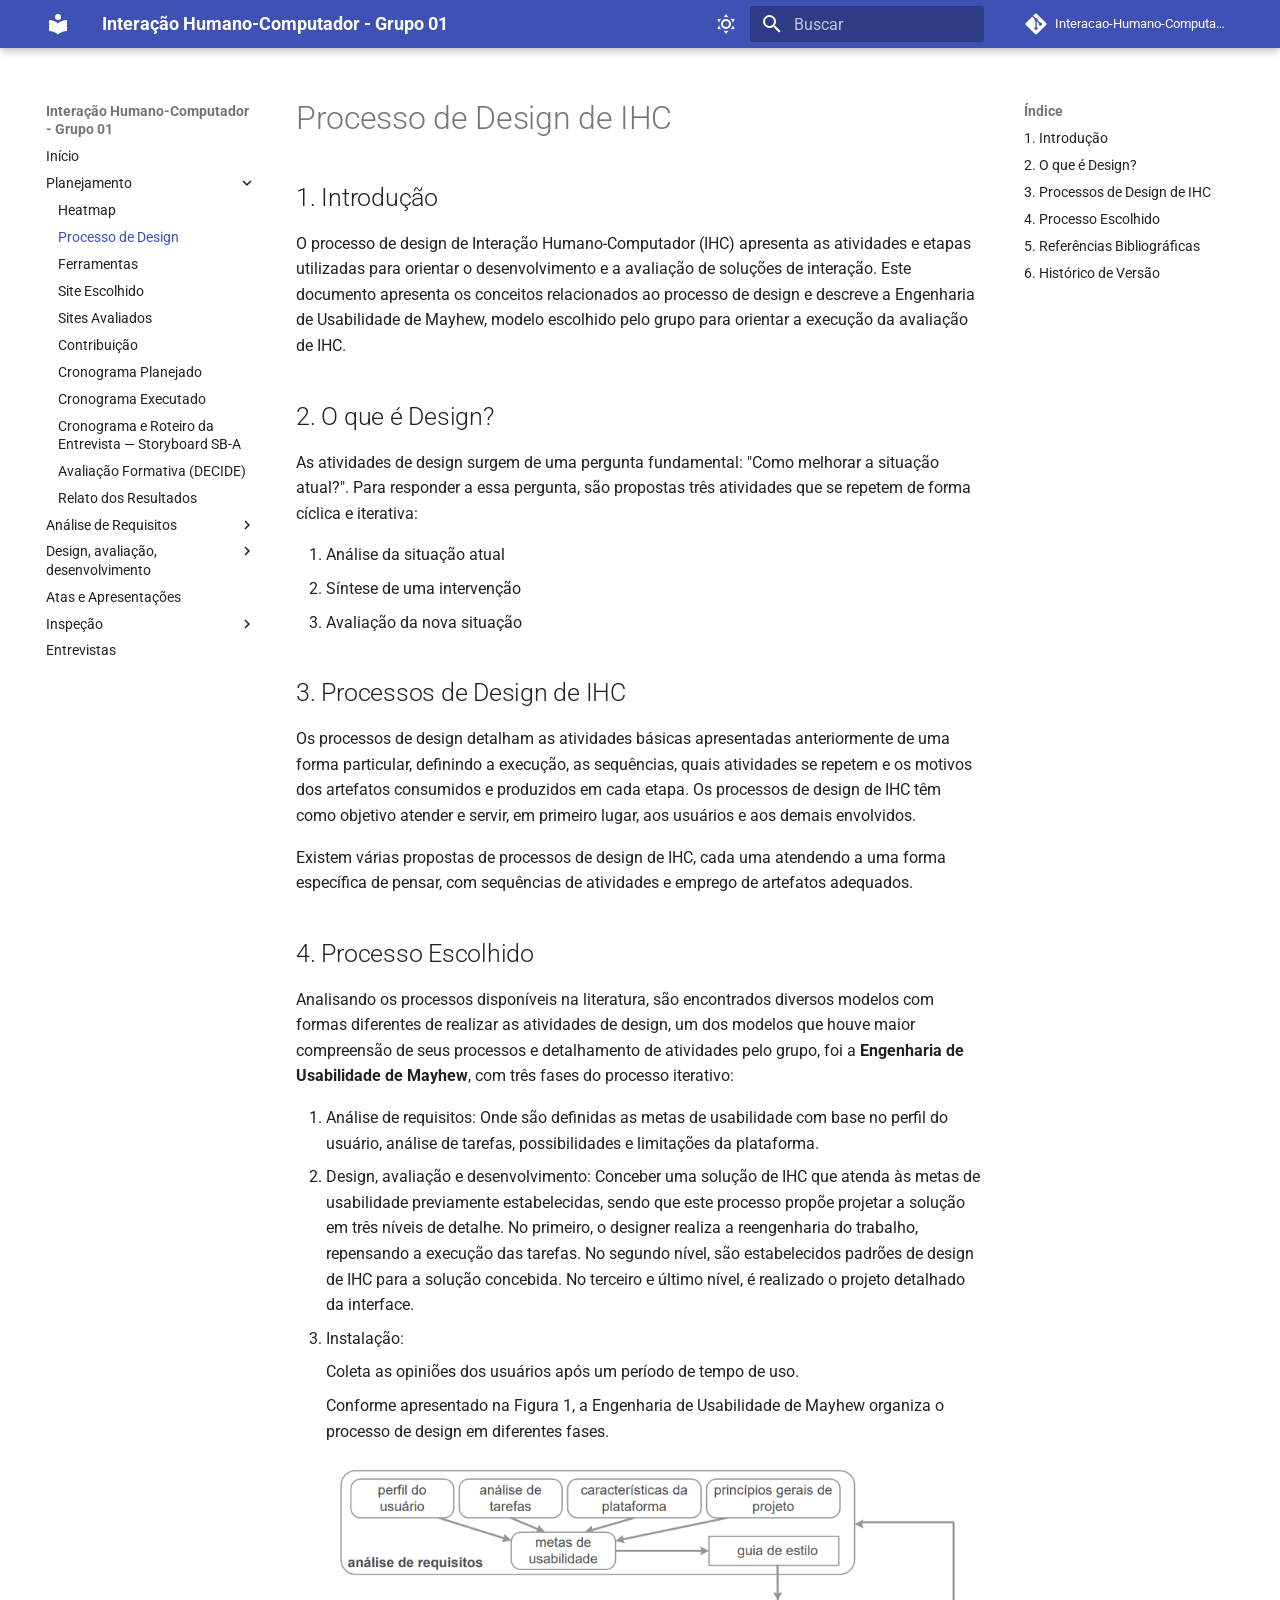
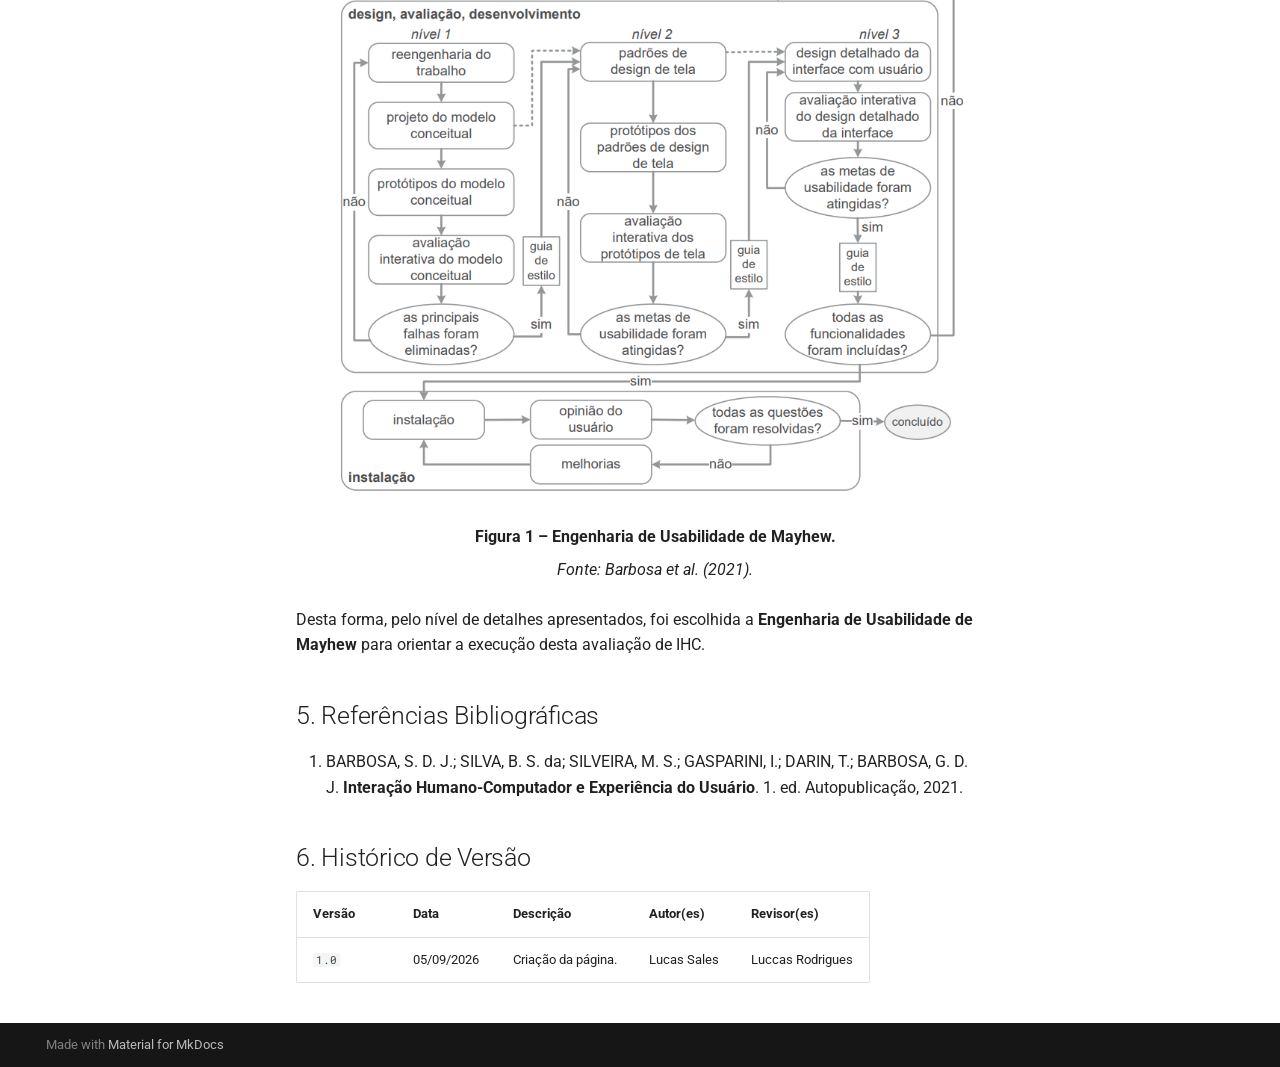
<file: site/planejamento/processo_de_design/index.html>
<!doctype html>
<html lang="pt" class="no-js">
  <head>
    
      <meta charset="utf-8">
      <meta name="viewport" content="width=device-width,initial-scale=1">
      
        <meta name="description" content="Site do Grupo 01 da disciplina de Interação Humano-Computador">
      
      
        <meta name="author" content="Grupo 01">
      
      
      
        <link rel="prev" href="../heatmap/">
      
      
        <link rel="next" href="../ferramentas/">
      
      
        
      
      
      <link rel="icon" href="../../assets/images/favicon.png">
      <meta name="generator" content="mkdocs-1.6.1, mkdocs-material-9.7.7">
    
    
      
        <title>Processo de Design - Interação Humano-Computador - Grupo 01</title>
      
    
    
      <link rel="stylesheet" href="../../assets/stylesheets/main.ec1eaa64.min.css">
      
        
        <link rel="stylesheet" href="../../assets/stylesheets/palette.ab4e12ef.min.css">
      
      


    
    
      
    
    
      
        
        
        <link rel="preconnect" href="https://fonts.gstatic.com" crossorigin>
        <link rel="stylesheet" href="https://fonts.googleapis.com/css?family=Roboto:300,300i,400,400i,700,700i%7CRoboto+Mono:400,400i,700,700i&display=fallback">
        <style>:root{--md-text-font:"Roboto";--md-code-font:"Roboto Mono"}</style>
      
    
    
    <script>__md_scope=new URL("../..",location),__md_hash=e=>[...e].reduce(((e,_)=>(e<<5)-e+_.charCodeAt(0)),0),__md_get=(e,_=localStorage,t=__md_scope)=>JSON.parse(_.getItem(t.pathname+"."+e)),__md_set=(e,_,t=localStorage,a=__md_scope)=>{try{t.setItem(a.pathname+"."+e,JSON.stringify(_))}catch(e){}}</script>
    
      

    
    
  </head>
  
  
    
    
      
    
    
    
    
    <body dir="ltr" data-md-color-scheme="default" data-md-color-primary="indigo" data-md-color-accent="indigo">
  
    
    <input class="md-toggle" data-md-toggle="drawer" type="checkbox" id="__drawer" autocomplete="off">
    <input class="md-toggle" data-md-toggle="search" type="checkbox" id="__search" autocomplete="off">
    <label class="md-overlay" for="__drawer"></label>
    <div data-md-component="skip">
      
        
        <a href="#processo-de-design-de-ihc" class="md-skip">
          Pular para conteúdo
        </a>
      
    </div>
    <div data-md-component="announce">
      
    </div>
    
    
      

  

<header class="md-header md-header--shadow" data-md-component="header">
  <nav class="md-header__inner md-grid" aria-label="Cabeçalho">
    <a href="../.." title="Interação Humano-Computador - Grupo 01" class="md-header__button md-logo" aria-label="Interação Humano-Computador - Grupo 01" data-md-component="logo">
      
  
  <svg xmlns="http://www.w3.org/2000/svg" viewBox="0 0 24 24"><path d="M12 8a3 3 0 0 0 3-3 3 3 0 0 0-3-3 3 3 0 0 0-3 3 3 3 0 0 0 3 3m0 3.54C9.64 9.35 6.5 8 3 8v11c3.5 0 6.64 1.35 9 3.54 2.36-2.19 5.5-3.54 9-3.54V8c-3.5 0-6.64 1.35-9 3.54"/></svg>

    </a>
    <label class="md-header__button md-icon" for="__drawer">
      
      <svg xmlns="http://www.w3.org/2000/svg" viewBox="0 0 24 24"><path d="M3 6h18v2H3zm0 5h18v2H3zm0 5h18v2H3z"/></svg>
    </label>
    <div class="md-header__title" data-md-component="header-title">
      <div class="md-header__ellipsis">
        <div class="md-header__topic">
          <span class="md-ellipsis">
            Interação Humano-Computador - Grupo 01
          </span>
        </div>
        <div class="md-header__topic" data-md-component="header-topic">
          <span class="md-ellipsis">
            
              Processo de Design
            
          </span>
        </div>
      </div>
    </div>
    
      
        <form class="md-header__option" data-md-component="palette">
  
    
    
    
    <input class="md-option" data-md-color-media="(prefers-color-scheme: light)" data-md-color-scheme="default" data-md-color-primary="indigo" data-md-color-accent="indigo"  aria-label="Modo escuro"  type="radio" name="__palette" id="__palette_0">
    
      <label class="md-header__button md-icon" title="Modo escuro" for="__palette_1" hidden>
        <svg xmlns="http://www.w3.org/2000/svg" viewBox="0 0 24 24"><path d="M12 7a5 5 0 0 1 5 5 5 5 0 0 1-5 5 5 5 0 0 1-5-5 5 5 0 0 1 5-5m0 2a3 3 0 0 0-3 3 3 3 0 0 0 3 3 3 3 0 0 0 3-3 3 3 0 0 0-3-3m0-7 2.39 3.42C13.65 5.15 12.84 5 12 5s-1.65.15-2.39.42zM3.34 7l4.16-.35A7.2 7.2 0 0 0 5.94 8.5c-.44.74-.69 1.5-.83 2.29zm.02 10 1.76-3.77a7.131 7.131 0 0 0 2.38 4.14zM20.65 7l-1.77 3.79a7.02 7.02 0 0 0-2.38-4.15zm-.01 10-4.14.36c.59-.51 1.12-1.14 1.54-1.86.42-.73.69-1.5.83-2.29zM12 22l-2.41-3.44c.74.27 1.55.44 2.41.44.82 0 1.63-.17 2.37-.44z"/></svg>
      </label>
    
  
    
    
    
    <input class="md-option" data-md-color-media="(prefers-color-scheme: dark)" data-md-color-scheme="slate" data-md-color-primary="indigo" data-md-color-accent="indigo"  aria-label="Modo claro"  type="radio" name="__palette" id="__palette_1">
    
      <label class="md-header__button md-icon" title="Modo claro" for="__palette_0" hidden>
        <svg xmlns="http://www.w3.org/2000/svg" viewBox="0 0 24 24"><path d="m17.75 4.09-2.53 1.94.91 3.06-2.63-1.81-2.63 1.81.91-3.06-2.53-1.94L12.44 4l1.06-3 1.06 3zm3.5 6.91-1.64 1.25.59 1.98-1.7-1.17-1.7 1.17.59-1.98L15.75 11l2.06-.05L18.5 9l.69 1.95zm-2.28 4.95c.83-.08 1.72 1.1 1.19 1.85-.32.45-.66.87-1.08 1.27C15.17 23 8.84 23 4.94 19.07c-3.91-3.9-3.91-10.24 0-14.14.4-.4.82-.76 1.27-1.08.75-.53 1.93.36 1.85 1.19-.27 2.86.69 5.83 2.89 8.02a9.96 9.96 0 0 0 8.02 2.89m-1.64 2.02a12.08 12.08 0 0 1-7.8-3.47c-2.17-2.19-3.33-5-3.49-7.82-2.81 3.14-2.7 7.96.31 10.98 3.02 3.01 7.84 3.12 10.98.31"/></svg>
      </label>
    
  
</form>
      
    
    
      <script>var palette=__md_get("__palette");if(palette&&palette.color){if("(prefers-color-scheme)"===palette.color.media){var media=matchMedia("(prefers-color-scheme: light)"),input=document.querySelector(media.matches?"[data-md-color-media='(prefers-color-scheme: light)']":"[data-md-color-media='(prefers-color-scheme: dark)']");palette.color.media=input.getAttribute("data-md-color-media"),palette.color.scheme=input.getAttribute("data-md-color-scheme"),palette.color.primary=input.getAttribute("data-md-color-primary"),palette.color.accent=input.getAttribute("data-md-color-accent")}for(var[key,value]of Object.entries(palette.color))document.body.setAttribute("data-md-color-"+key,value)}</script>
    
    
    
      
      
        <label class="md-header__button md-icon" for="__search">
          
          <svg xmlns="http://www.w3.org/2000/svg" viewBox="0 0 24 24"><path d="M9.5 3A6.5 6.5 0 0 1 16 9.5c0 1.61-.59 3.09-1.56 4.23l.27.27h.79l5 5-1.5 1.5-5-5v-.79l-.27-.27A6.52 6.52 0 0 1 9.5 16 6.5 6.5 0 0 1 3 9.5 6.5 6.5 0 0 1 9.5 3m0 2C7 5 5 7 5 9.5S7 14 9.5 14 14 12 14 9.5 12 5 9.5 5"/></svg>
        </label>
        <div class="md-search" data-md-component="search" role="dialog">
  <label class="md-search__overlay" for="__search"></label>
  <div class="md-search__inner" role="search">
    <form class="md-search__form" name="search">
      <input type="text" class="md-search__input" name="query" aria-label="Buscar" placeholder="Buscar" autocapitalize="off" autocorrect="off" autocomplete="off" spellcheck="false" data-md-component="search-query" required>
      <label class="md-search__icon md-icon" for="__search">
        
        <svg xmlns="http://www.w3.org/2000/svg" viewBox="0 0 24 24"><path d="M9.5 3A6.5 6.5 0 0 1 16 9.5c0 1.61-.59 3.09-1.56 4.23l.27.27h.79l5 5-1.5 1.5-5-5v-.79l-.27-.27A6.52 6.52 0 0 1 9.5 16 6.5 6.5 0 0 1 3 9.5 6.5 6.5 0 0 1 9.5 3m0 2C7 5 5 7 5 9.5S7 14 9.5 14 14 12 14 9.5 12 5 9.5 5"/></svg>
        
        <svg xmlns="http://www.w3.org/2000/svg" viewBox="0 0 24 24"><path d="M20 11v2H8l5.5 5.5-1.42 1.42L4.16 12l7.92-7.92L13.5 5.5 8 11z"/></svg>
      </label>
      <nav class="md-search__options" aria-label="Pesquisar">
        
        <button type="reset" class="md-search__icon md-icon" title="Limpar" aria-label="Limpar" tabindex="-1">
          
          <svg xmlns="http://www.w3.org/2000/svg" viewBox="0 0 24 24"><path d="M19 6.41 17.59 5 12 10.59 6.41 5 5 6.41 10.59 12 5 17.59 6.41 19 12 13.41 17.59 19 19 17.59 13.41 12z"/></svg>
        </button>
      </nav>
      
    </form>
    <div class="md-search__output">
      <div class="md-search__scrollwrap" tabindex="0" data-md-scrollfix>
        <div class="md-search-result" data-md-component="search-result">
          <div class="md-search-result__meta">
            Inicializando busca
          </div>
          <ol class="md-search-result__list" role="presentation"></ol>
        </div>
      </div>
    </div>
  </div>
</div>
      
    
    
      <div class="md-header__source">
        <a href="https://github.com/Interacao-Humano-Computador/2026.2-Grupo01" title="Ir para repositório" class="md-source" data-md-component="source">
  <div class="md-source__icon md-icon">
    
    <svg xmlns="http://www.w3.org/2000/svg" viewBox="0 0 448 512"><!--! Font Awesome Free 7.1.0 by @fontawesome - https://fontawesome.com License - https://fontawesome.com/license/free (Icons: CC BY 4.0, Fonts: SIL OFL 1.1, Code: MIT License) Copyright 2025 Fonticons, Inc.--><path d="M439.6 236.1 244 40.5c-5.4-5.5-12.8-8.5-20.4-8.5s-15 3-20.4 8.4L162.5 81l51.5 51.5c27.1-9.1 52.7 16.8 43.4 43.7l49.7 49.7c34.2-11.8 61.2 31 35.5 56.7-26.5 26.5-70.2-2.9-56-37.3L240.3 199v121.9c25.3 12.5 22.3 41.8 9.1 55-6.4 6.4-15.2 10.1-24.3 10.1s-17.8-3.6-24.3-10.1c-17.6-17.6-11.1-46.9 11.2-56v-123c-20.8-8.5-24.6-30.7-18.6-45L142.6 101 8.5 235.1C3 240.6 0 247.9 0 255.5s3 15 8.5 20.4l195.6 195.7c5.4 5.4 12.7 8.4 20.4 8.4s15-3 20.4-8.4l194.7-194.7c5.4-5.4 8.4-12.8 8.4-20.4s-3-15-8.4-20.4"/></svg>
  </div>
  <div class="md-source__repository">
    Interacao-Humano-Computador/2026.2-Grupo01
  </div>
</a>
      </div>
    
  </nav>
  
</header>
    
    <div class="md-container" data-md-component="container">
      
      
        
          
        
      
      <main class="md-main" data-md-component="main">
        <div class="md-main__inner md-grid">
          
            
              
              <div class="md-sidebar md-sidebar--primary" data-md-component="sidebar" data-md-type="navigation" >
                <div class="md-sidebar__scrollwrap">
                  <div class="md-sidebar__inner">
                    



<nav class="md-nav md-nav--primary" aria-label="Navegação" data-md-level="0">
  <label class="md-nav__title" for="__drawer">
    <a href="../.." title="Interação Humano-Computador - Grupo 01" class="md-nav__button md-logo" aria-label="Interação Humano-Computador - Grupo 01" data-md-component="logo">
      
  
  <svg xmlns="http://www.w3.org/2000/svg" viewBox="0 0 24 24"><path d="M12 8a3 3 0 0 0 3-3 3 3 0 0 0-3-3 3 3 0 0 0-3 3 3 3 0 0 0 3 3m0 3.54C9.64 9.35 6.5 8 3 8v11c3.5 0 6.64 1.35 9 3.54 2.36-2.19 5.5-3.54 9-3.54V8c-3.5 0-6.64 1.35-9 3.54"/></svg>

    </a>
    Interação Humano-Computador - Grupo 01
  </label>
  
    <div class="md-nav__source">
      <a href="https://github.com/Interacao-Humano-Computador/2026.2-Grupo01" title="Ir para repositório" class="md-source" data-md-component="source">
  <div class="md-source__icon md-icon">
    
    <svg xmlns="http://www.w3.org/2000/svg" viewBox="0 0 448 512"><!--! Font Awesome Free 7.1.0 by @fontawesome - https://fontawesome.com License - https://fontawesome.com/license/free (Icons: CC BY 4.0, Fonts: SIL OFL 1.1, Code: MIT License) Copyright 2025 Fonticons, Inc.--><path d="M439.6 236.1 244 40.5c-5.4-5.5-12.8-8.5-20.4-8.5s-15 3-20.4 8.4L162.5 81l51.5 51.5c27.1-9.1 52.7 16.8 43.4 43.7l49.7 49.7c34.2-11.8 61.2 31 35.5 56.7-26.5 26.5-70.2-2.9-56-37.3L240.3 199v121.9c25.3 12.5 22.3 41.8 9.1 55-6.4 6.4-15.2 10.1-24.3 10.1s-17.8-3.6-24.3-10.1c-17.6-17.6-11.1-46.9 11.2-56v-123c-20.8-8.5-24.6-30.7-18.6-45L142.6 101 8.5 235.1C3 240.6 0 247.9 0 255.5s3 15 8.5 20.4l195.6 195.7c5.4 5.4 12.7 8.4 20.4 8.4s15-3 20.4-8.4l194.7-194.7c5.4-5.4 8.4-12.8 8.4-20.4s-3-15-8.4-20.4"/></svg>
  </div>
  <div class="md-source__repository">
    Interacao-Humano-Computador/2026.2-Grupo01
  </div>
</a>
    </div>
  
  <ul class="md-nav__list" data-md-scrollfix>
    
      
      
  
  
  
  
    <li class="md-nav__item">
      <a href="../.." class="md-nav__link">
        
  
  
  <span class="md-ellipsis">
    
  
    Início
  

    
  </span>
  
  

      </a>
    </li>
  

    
      
      
  
  
    
  
  
  
    
    
    
    
    
    <li class="md-nav__item md-nav__item--active md-nav__item--nested">
      
        
        
        <input class="md-nav__toggle md-toggle " type="checkbox" id="__nav_2" checked>
        
          
          <label class="md-nav__link" for="__nav_2" id="__nav_2_label" tabindex="0">
            
  
  
  <span class="md-ellipsis">
    
  
    Planejamento
  

    
  </span>
  
  

            <span class="md-nav__icon md-icon"></span>
          </label>
        
        <nav class="md-nav" data-md-level="1" aria-labelledby="__nav_2_label" aria-expanded="true">
          <label class="md-nav__title" for="__nav_2">
            <span class="md-nav__icon md-icon"></span>
            
  
    Planejamento
  

          </label>
          <ul class="md-nav__list" data-md-scrollfix>
            
              
                
  
  
  
  
    <li class="md-nav__item">
      <a href="../heatmap/" class="md-nav__link">
        
  
  
  <span class="md-ellipsis">
    
  
    Heatmap
  

    
  </span>
  
  

      </a>
    </li>
  

              
            
              
                
  
  
    
  
  
  
    <li class="md-nav__item md-nav__item--active">
      
      <input class="md-nav__toggle md-toggle" type="checkbox" id="__toc">
      
      
        
      
      
        <label class="md-nav__link md-nav__link--active" for="__toc">
          
  
  
  <span class="md-ellipsis">
    
  
    Processo de Design
  

    
  </span>
  
  

          <span class="md-nav__icon md-icon"></span>
        </label>
      
      <a href="./" class="md-nav__link md-nav__link--active">
        
  
  
  <span class="md-ellipsis">
    
  
    Processo de Design
  

    
  </span>
  
  

      </a>
      
        

<nav class="md-nav md-nav--secondary" aria-label="Índice">
  
  
  
    
  
  
    <label class="md-nav__title" for="__toc">
      <span class="md-nav__icon md-icon"></span>
      Índice
    </label>
    <ul class="md-nav__list" data-md-component="toc" data-md-scrollfix>
      
        <li class="md-nav__item">
  <a href="#1-introducao" class="md-nav__link">
    <span class="md-ellipsis">
      
        1. Introdução
      
    </span>
  </a>
  
</li>
      
        <li class="md-nav__item">
  <a href="#2-o-que-e-design" class="md-nav__link">
    <span class="md-ellipsis">
      
        2. O que é Design?
      
    </span>
  </a>
  
</li>
      
        <li class="md-nav__item">
  <a href="#3-processos-de-design-de-ihc" class="md-nav__link">
    <span class="md-ellipsis">
      
        3. Processos de Design de IHC
      
    </span>
  </a>
  
</li>
      
        <li class="md-nav__item">
  <a href="#4-processo-escolhido" class="md-nav__link">
    <span class="md-ellipsis">
      
        4. Processo Escolhido
      
    </span>
  </a>
  
</li>
      
        <li class="md-nav__item">
  <a href="#5-referencias-bibliograficas" class="md-nav__link">
    <span class="md-ellipsis">
      
        5. Referências Bibliográficas
      
    </span>
  </a>
  
</li>
      
        <li class="md-nav__item">
  <a href="#6-historico-de-versao" class="md-nav__link">
    <span class="md-ellipsis">
      
        6. Histórico de Versão
      
    </span>
  </a>
  
</li>
      
    </ul>
  
</nav>
      
    </li>
  

              
            
              
                
  
  
  
  
    <li class="md-nav__item">
      <a href="../ferramentas/" class="md-nav__link">
        
  
  
  <span class="md-ellipsis">
    
  
    Ferramentas
  

    
  </span>
  
  

      </a>
    </li>
  

              
            
              
                
  
  
  
  
    <li class="md-nav__item">
      <a href="../site_escolhido/" class="md-nav__link">
        
  
  
  <span class="md-ellipsis">
    
  
    Site Escolhido
  

    
  </span>
  
  

      </a>
    </li>
  

              
            
              
                
  
  
  
  
    <li class="md-nav__item">
      <a href="../sites_avaliados/" class="md-nav__link">
        
  
  
  <span class="md-ellipsis">
    
  
    Sites Avaliados
  

    
  </span>
  
  

      </a>
    </li>
  

              
            
              
                
  
  
  
  
    <li class="md-nav__item">
      <a href="../cronograma/contribuicao/" class="md-nav__link">
        
  
  
  <span class="md-ellipsis">
    
  
    Contribuição
  

    
  </span>
  
  

      </a>
    </li>
  

              
            
              
                
  
  
  
  
    <li class="md-nav__item">
      <a href="../cronograma/cronograma_planejado/" class="md-nav__link">
        
  
  
  <span class="md-ellipsis">
    
  
    Cronograma Planejado
  

    
  </span>
  
  

      </a>
    </li>
  

              
            
              
                
  
  
  
  
    <li class="md-nav__item">
      <a href="../cronograma/cronograma_executado/" class="md-nav__link">
        
  
  
  <span class="md-ellipsis">
    
  
    Cronograma Executado
  

    
  </span>
  
  

      </a>
    </li>
  

              
            
              
                
  
  
  
  
    <li class="md-nav__item">
      <a href="../cronograma/Cronograma%20e%20Roteiro%20da%20Entrevista%20%E2%80%94%20Storyboard%20SB-A/" class="md-nav__link">
        
  
  
  <span class="md-ellipsis">
    
  
    Cronograma e Roteiro da Entrevista — Storyboard SB-A
  

    
  </span>
  
  

      </a>
    </li>
  

              
            
              
                
  
  
  
  
    <li class="md-nav__item">
      <a href="../planejamento_avaliacao_decide/" class="md-nav__link">
        
  
  
  <span class="md-ellipsis">
    
  
    Avaliação Formativa (DECIDE)
  

    
  </span>
  
  

      </a>
    </li>
  

              
            
              
                
  
  
  
  
    <li class="md-nav__item">
      <a href="../planejamento_relato_resultados/" class="md-nav__link">
        
  
  
  <span class="md-ellipsis">
    
  
    Relato dos Resultados
  

    
  </span>
  
  

      </a>
    </li>
  

              
            
          </ul>
        </nav>
      
    </li>
  

    
      
      
  
  
  
  
    
    
    
    
    
    <li class="md-nav__item md-nav__item--nested">
      
        
        
        <input class="md-nav__toggle md-toggle " type="checkbox" id="__nav_3" >
        
          
          <label class="md-nav__link" for="__nav_3" id="__nav_3_label" tabindex="0">
            
  
  
  <span class="md-ellipsis">
    
  
    Análise de Requisitos
  

    
  </span>
  
  

            <span class="md-nav__icon md-icon"></span>
          </label>
        
        <nav class="md-nav" data-md-level="1" aria-labelledby="__nav_3_label" aria-expanded="false">
          <label class="md-nav__title" for="__nav_3">
            <span class="md-nav__icon md-icon"></span>
            
  
    Análise de Requisitos
  

          </label>
          <ul class="md-nav__list" data-md-scrollfix>
            
              
                
  
  
  
  
    <li class="md-nav__item">
      <a href="../../analise_de_requisitos/coleta_de_dados/" class="md-nav__link">
        
  
  
  <span class="md-ellipsis">
    
  
    Coleta de dados
  

    
  </span>
  
  

      </a>
    </li>
  

              
            
              
                
  
  
  
  
    <li class="md-nav__item">
      <a href="../../analise_de_requisitos/perfil_usuarios/" class="md-nav__link">
        
  
  
  <span class="md-ellipsis">
    
  
    Perfil de usuário
  

    
  </span>
  
  

      </a>
    </li>
  

              
            
              
                
  
  
  
  
    <li class="md-nav__item">
      <a href="../../analise_de_requisitos/personas/" class="md-nav__link">
        
  
  
  <span class="md-ellipsis">
    
  
    Personas
  

    
  </span>
  
  

      </a>
    </li>
  

              
            
              
                
  
  
  
  
    <li class="md-nav__item">
      <a href="../../analise_de_requisitos/cenarios/" class="md-nav__link">
        
  
  
  <span class="md-ellipsis">
    
  
    Cenários
  

    
  </span>
  
  

      </a>
    </li>
  

              
            
              
                
  
  
  
  
    
    
    
    
    
    <li class="md-nav__item md-nav__item--nested">
      
        
        
        <input class="md-nav__toggle md-toggle " type="checkbox" id="__nav_3_5" >
        
          
          <label class="md-nav__link" for="__nav_3_5" id="__nav_3_5_label" tabindex="0">
            
  
  
  <span class="md-ellipsis">
    
  
    Evellyn Rocha
  

    
  </span>
  
  

            <span class="md-nav__icon md-icon"></span>
          </label>
        
        <nav class="md-nav" data-md-level="2" aria-labelledby="__nav_3_5_label" aria-expanded="false">
          <label class="md-nav__title" for="__nav_3_5">
            <span class="md-nav__icon md-icon"></span>
            
  
    Evellyn Rocha
  

          </label>
          <ul class="md-nav__list" data-md-scrollfix>
            
              
                
  
  
  
  
    <li class="md-nav__item">
      <a href="../../analise_de_requisitos/analise_de_tarefas/Evellyn%20Rocha/Cen%C3%A1rios_evellyn/" class="md-nav__link">
        
  
  
  <span class="md-ellipsis">
    
  
    Cenários
  

    
  </span>
  
  

      </a>
    </li>
  

              
            
              
                
  
  
  
  
    <li class="md-nav__item">
      <a href="../../analise_de_requisitos/analise_de_tarefas/Evellyn%20Rocha/Coleta_evellyn/" class="md-nav__link">
        
  
  
  <span class="md-ellipsis">
    
  
    Coleta
  

    
  </span>
  
  

      </a>
    </li>
  

              
            
              
                
  
  
  
  
    <li class="md-nav__item">
      <a href="../../analise_de_requisitos/analise_de_tarefas/Evellyn%20Rocha/Perfil_Usuario_evellyn/" class="md-nav__link">
        
  
  
  <span class="md-ellipsis">
    
  
    Perfil de usuário
  

    
  </span>
  
  

      </a>
    </li>
  

              
            
              
                
  
  
  
  
    <li class="md-nav__item">
      <a href="../../analise_de_requisitos/analise_de_tarefas/Evellyn%20Rocha/Personas_evellyn/" class="md-nav__link">
        
  
  
  <span class="md-ellipsis">
    
  
    Personas
  

    
  </span>
  
  

      </a>
    </li>
  

              
            
              
                
  
  
  
  
    <li class="md-nav__item">
      <a href="../../analise_de_requisitos/analise_de_tarefas/Evellyn%20Rocha/ctt_evellyn/" class="md-nav__link">
        
  
  
  <span class="md-ellipsis">
    
  
    Árvores de Tarefas Concorrentes (CTT)
  

    
  </span>
  
  

      </a>
    </li>
  

              
            
              
                
  
  
  
  
    <li class="md-nav__item">
      <a href="../../analise_de_requisitos/analise_de_tarefas/Evellyn%20Rocha/hta_evellyn/" class="md-nav__link">
        
  
  
  <span class="md-ellipsis">
    
  
    Análise Hierárquica de Tarefas (HTA)
  

    
  </span>
  
  

      </a>
    </li>
  

              
            
          </ul>
        </nav>
      
    </li>
  

              
            
              
                
  
  
  
  
    
    
    
    
    
    <li class="md-nav__item md-nav__item--nested">
      
        
        
        <input class="md-nav__toggle md-toggle " type="checkbox" id="__nav_3_6" >
        
          
          <label class="md-nav__link" for="__nav_3_6" id="__nav_3_6_label" tabindex="0">
            
  
  
  <span class="md-ellipsis">
    
  
    Análise de Tarefas
  

    
  </span>
  
  

            <span class="md-nav__icon md-icon"></span>
          </label>
        
        <nav class="md-nav" data-md-level="2" aria-labelledby="__nav_3_6_label" aria-expanded="false">
          <label class="md-nav__title" for="__nav_3_6">
            <span class="md-nav__icon md-icon"></span>
            
  
    Análise de Tarefas
  

          </label>
          <ul class="md-nav__list" data-md-scrollfix>
            
              
                
  
  
  
  
    <li class="md-nav__item">
      <a href="../../analise_de_requisitos/analise_de_tarefas/hta/" class="md-nav__link">
        
  
  
  <span class="md-ellipsis">
    
  
    Análise Hierárquica de Tarefas
  

    
  </span>
  
  

      </a>
    </li>
  

              
            
              
                
  
  
  
  
    <li class="md-nav__item">
      <a href="../../analise_de_requisitos/analise_de_tarefas/Joao_Paulo/hta/" class="md-nav__link">
        
  
  
  <span class="md-ellipsis">
    
  
    Análise Hierárquica de Tarefas - João Paulo
  

    
  </span>
  
  

      </a>
    </li>
  

              
            
              
                
  
  
  
  
    <li class="md-nav__item">
      <a href="../../analise_de_requisitos/analise_de_tarefas/ctt/" class="md-nav__link">
        
  
  
  <span class="md-ellipsis">
    
  
    Árvores de Tarefas Concorrentes
  

    
  </span>
  
  

      </a>
    </li>
  

              
            
              
                
  
  
  
  
    <li class="md-nav__item">
      <a href="../../analise_de_requisitos/analise_de_tarefas/Joao_Paulo/ctt/" class="md-nav__link">
        
  
  
  <span class="md-ellipsis">
    
  
    Árvores de Tarefas Concorrentes - João Paulo
  

    
  </span>
  
  

      </a>
    </li>
  

              
            
          </ul>
        </nav>
      
    </li>
  

              
            
              
                
  
  
  
  
    <li class="md-nav__item">
      <a href="../../analise_de_requisitos/principios_gerais/" class="md-nav__link">
        
  
  
  <span class="md-ellipsis">
    
  
    Princípios Gerais do projeto
  

    
  </span>
  
  

      </a>
    </li>
  

              
            
              
                
  
  
  
  
    <li class="md-nav__item">
      <a href="../../analise_de_requisitos/caracteristicas_gerais/" class="md-nav__link">
        
  
  
  <span class="md-ellipsis">
    
  
    Características Gerais
  

    
  </span>
  
  

      </a>
    </li>
  

              
            
              
                
  
  
  
  
    <li class="md-nav__item">
      <a href="../../analise_de_requisitos/guia_estilo/" class="md-nav__link">
        
  
  
  <span class="md-ellipsis">
    
  
    Guia de Estilo
  

    
  </span>
  
  

      </a>
    </li>
  

              
            
              
                
  
  
  
  
    <li class="md-nav__item">
      <a href="../../analise_de_requisitos/metas_usabilidade/" class="md-nav__link">
        
  
  
  <span class="md-ellipsis">
    
  
    Metas de usabilidade
  

    
  </span>
  
  

      </a>
    </li>
  

              
            
          </ul>
        </nav>
      
    </li>
  

    
      
      
  
  
  
  
    
    
    
    
    
    <li class="md-nav__item md-nav__item--nested">
      
        
        
        <input class="md-nav__toggle md-toggle " type="checkbox" id="__nav_4" >
        
          
          <label class="md-nav__link" for="__nav_4" id="__nav_4_label" tabindex="0">
            
  
  
  <span class="md-ellipsis">
    
  
    Design, avaliação, desenvolvimento
  

    
  </span>
  
  

            <span class="md-nav__icon md-icon"></span>
          </label>
        
        <nav class="md-nav" data-md-level="1" aria-labelledby="__nav_4_label" aria-expanded="false">
          <label class="md-nav__title" for="__nav_4">
            <span class="md-nav__icon md-icon"></span>
            
  
    Design, avaliação, desenvolvimento
  

          </label>
          <ul class="md-nav__list" data-md-scrollfix>
            
              
                
  
  
  
  
    
    
    
    
    
    <li class="md-nav__item md-nav__item--nested">
      
        
        
        <input class="md-nav__toggle md-toggle " type="checkbox" id="__nav_4_1" >
        
          
          <label class="md-nav__link" for="__nav_4_1" id="__nav_4_1_label" tabindex="0">
            
  
  
  <span class="md-ellipsis">
    
  
    Nível 1
  

    
  </span>
  
  

            <span class="md-nav__icon md-icon"></span>
          </label>
        
        <nav class="md-nav" data-md-level="2" aria-labelledby="__nav_4_1_label" aria-expanded="false">
          <label class="md-nav__title" for="__nav_4_1">
            <span class="md-nav__icon md-icon"></span>
            
  
    Nível 1
  

          </label>
          <ul class="md-nav__list" data-md-scrollfix>
            
              
                
  
  
  
  
    
    
    
    
    
    <li class="md-nav__item md-nav__item--nested">
      
        
        
        <input class="md-nav__toggle md-toggle " type="checkbox" id="__nav_4_1_1" >
        
          
          <label class="md-nav__link" for="__nav_4_1_1" id="__nav_4_1_1_label" tabindex="0">
            
  
  
  <span class="md-ellipsis">
    
  
    Storyboard
  

    
  </span>
  
  

            <span class="md-nav__icon md-icon"></span>
          </label>
        
        <nav class="md-nav" data-md-level="3" aria-labelledby="__nav_4_1_1_label" aria-expanded="false">
          <label class="md-nav__title" for="__nav_4_1_1">
            <span class="md-nav__icon md-icon"></span>
            
  
    Storyboard
  

          </label>
          <ul class="md-nav__list" data-md-scrollfix>
            
              
                
  
  
  
  
    <li class="md-nav__item">
      <a href="../storyboard/planejamento_avaliacao_storyboard/" class="md-nav__link">
        
  
  
  <span class="md-ellipsis">
    
  
    Planejamento da avaliação
  

    
  </span>
  
  

      </a>
    </li>
  

              
            
              
                
  
  
  
  
    <li class="md-nav__item">
      <a href="../storyboard/planejamento_relato_resultados_storyboard/" class="md-nav__link">
        
  
  
  <span class="md-ellipsis">
    
  
    Planejamento do relato dos resultados
  

    
  </span>
  
  

      </a>
    </li>
  

              
            
              
                
  
  
  
  
    <li class="md-nav__item">
      <a href="../../design_avaliacao_desenvolvimento/nivel_1/storyboard/relato_resultados_storyboard/" class="md-nav__link">
        
  
  
  <span class="md-ellipsis">
    
  
    Relato dos resultados
  

    
  </span>
  
  

      </a>
    </li>
  

              
            
              
                
  
  
  
  
    <li class="md-nav__item">
      <a href="../../design_avaliacao_desenvolvimento/nivel_1/storyboard/relato_resultado_storyboard_evellyn/" class="md-nav__link">
        
  
  
  <span class="md-ellipsis">
    
  
    Relato dos resultados Evellyn
  

    
  </span>
  
  

      </a>
    </li>
  

              
            
              
                
  
  
  
  
    
    
    
    
    
    <li class="md-nav__item md-nav__item--nested">
      
        
        
        <input class="md-nav__toggle md-toggle " type="checkbox" id="__nav_4_1_1_5" >
        
          
          <label class="md-nav__link" for="__nav_4_1_1_5" id="__nav_4_1_1_5_label" tabindex="0">
            
  
  
  <span class="md-ellipsis">
    
  
    João Paulo
  

    
  </span>
  
  

            <span class="md-nav__icon md-icon"></span>
          </label>
        
        <nav class="md-nav" data-md-level="4" aria-labelledby="__nav_4_1_1_5_label" aria-expanded="false">
          <label class="md-nav__title" for="__nav_4_1_1_5">
            <span class="md-nav__icon md-icon"></span>
            
  
    João Paulo
  

          </label>
          <ul class="md-nav__list" data-md-scrollfix>
            
              
                
  
  
  
  
    <li class="md-nav__item">
      <a href="../../design_avaliacao_desenvolvimento/nivel_1/storyboard/Joao_Paulo/planejamento_storyboard_joao_paulo/" class="md-nav__link">
        
  
  
  <span class="md-ellipsis">
    
  
    Planejamento da avaliação
  

    
  </span>
  
  

      </a>
    </li>
  

              
            
              
                
  
  
  
  
    <li class="md-nav__item">
      <a href="../../design_avaliacao_desenvolvimento/nivel_1/storyboard/Joao_Paulo/relato_storyboard_joao_paulo/" class="md-nav__link">
        
  
  
  <span class="md-ellipsis">
    
  
    Relato dos resultados
  

    
  </span>
  
  

      </a>
    </li>
  

              
            
          </ul>
        </nav>
      
    </li>
  

              
            
          </ul>
        </nav>
      
    </li>
  

              
            
              
                
  
  
  
  
    
    
    
    
    
    <li class="md-nav__item md-nav__item--nested">
      
        
        
        <input class="md-nav__toggle md-toggle " type="checkbox" id="__nav_4_1_2" >
        
          
          <label class="md-nav__link" for="__nav_4_1_2" id="__nav_4_1_2_label" tabindex="0">
            
  
  
  <span class="md-ellipsis">
    
  
    Análise de tarefas
  

    
  </span>
  
  

            <span class="md-nav__icon md-icon"></span>
          </label>
        
        <nav class="md-nav" data-md-level="3" aria-labelledby="__nav_4_1_2_label" aria-expanded="false">
          <label class="md-nav__title" for="__nav_4_1_2">
            <span class="md-nav__icon md-icon"></span>
            
  
    Análise de tarefas
  

          </label>
          <ul class="md-nav__list" data-md-scrollfix>
            
              
                
  
  
  
  
    <li class="md-nav__item">
      <a href="../planejamento_avaliacao_decide/" class="md-nav__link">
        
  
  
  <span class="md-ellipsis">
    
  
    Avaliação Formativa (DECIDE)
  

    
  </span>
  
  

      </a>
    </li>
  

              
            
              
                
  
  
  
  
    <li class="md-nav__item">
      <a href="../planejamento_relato_resultados/" class="md-nav__link">
        
  
  
  <span class="md-ellipsis">
    
  
    Relato dos Resultados
  

    
  </span>
  
  

      </a>
    </li>
  

              
            
              
                
  
  
  
  
    <li class="md-nav__item">
      <a href="../../design_avaliacao_desenvolvimento/nivel_1/analise_tarefas/relato_resultados_analise_tarefas/" class="md-nav__link">
        
  
  
  <span class="md-ellipsis">
    
  
    Relato dos resultados
  

    
  </span>
  
  

      </a>
    </li>
  

              
            
              
                
  
  
  
  
    <li class="md-nav__item">
      <a href="../../design_avaliacao_desenvolvimento/nivel_1/analise_tarefas/relato-resultado-evellyn/" class="md-nav__link">
        
  
  
  <span class="md-ellipsis">
    
  
    Relato de resultados Evellyn
  

    
  </span>
  
  

      </a>
    </li>
  

              
            
              
                
  
  
  
  
    
    
    
    
    
    <li class="md-nav__item md-nav__item--nested">
      
        
        
        <input class="md-nav__toggle md-toggle " type="checkbox" id="__nav_4_1_2_5" >
        
          
          <label class="md-nav__link" for="__nav_4_1_2_5" id="__nav_4_1_2_5_label" tabindex="0">
            
  
  
  <span class="md-ellipsis">
    
  
    João Paulo
  

    
  </span>
  
  

            <span class="md-nav__icon md-icon"></span>
          </label>
        
        <nav class="md-nav" data-md-level="4" aria-labelledby="__nav_4_1_2_5_label" aria-expanded="false">
          <label class="md-nav__title" for="__nav_4_1_2_5">
            <span class="md-nav__icon md-icon"></span>
            
  
    João Paulo
  

          </label>
          <ul class="md-nav__list" data-md-scrollfix>
            
              
                
  
  
  
  
    <li class="md-nav__item">
      <a href="../../design_avaliacao_desenvolvimento/nivel_1/analise_tarefas/Joao_Paulo/planejamento_analise_tarefas_joao_paulo/" class="md-nav__link">
        
  
  
  <span class="md-ellipsis">
    
  
    Planejamento da avaliação
  

    
  </span>
  
  

      </a>
    </li>
  

              
            
              
                
  
  
  
  
    <li class="md-nav__item">
      <a href="../../design_avaliacao_desenvolvimento/nivel_1/analise_tarefas/Joao_Paulo/planejamento_relato_analise_tarefas_joao_paulo/" class="md-nav__link">
        
  
  
  <span class="md-ellipsis">
    
  
    Planejamento do relato de resultados
  

    
  </span>
  
  

      </a>
    </li>
  

              
            
              
                
  
  
  
  
    <li class="md-nav__item">
      <a href="../../design_avaliacao_desenvolvimento/nivel_1/analise_tarefas/Joao_Paulo/relato_analise_tarefas_joao_paulo/" class="md-nav__link">
        
  
  
  <span class="md-ellipsis">
    
  
    Relato dos resultados
  

    
  </span>
  
  

      </a>
    </li>
  

              
            
          </ul>
        </nav>
      
    </li>
  

              
            
          </ul>
        </nav>
      
    </li>
  

              
            
          </ul>
        </nav>
      
    </li>
  

              
            
              
                
  
  
  
  
    
    
    
    
    
    <li class="md-nav__item md-nav__item--nested">
      
        
        
        <input class="md-nav__toggle md-toggle " type="checkbox" id="__nav_4_2" >
        
          
          <label class="md-nav__link" for="__nav_4_2" id="__nav_4_2_label" tabindex="0">
            
  
  
  <span class="md-ellipsis">
    
  
    Nível 2
  

    
  </span>
  
  

            <span class="md-nav__icon md-icon"></span>
          </label>
        
        <nav class="md-nav" data-md-level="2" aria-labelledby="__nav_4_2_label" aria-expanded="false">
          <label class="md-nav__title" for="__nav_4_2">
            <span class="md-nav__icon md-icon"></span>
            
  
    Nível 2
  

          </label>
          <ul class="md-nav__list" data-md-scrollfix>
            
              
                
  
  
  
  
    
    
    
    
    
    <li class="md-nav__item md-nav__item--nested">
      
        
        
        <input class="md-nav__toggle md-toggle " type="checkbox" id="__nav_4_2_1" >
        
          
          <label class="md-nav__link" for="__nav_4_2_1" id="__nav_4_2_1_label" tabindex="0">
            
  
  
  <span class="md-ellipsis">
    
  
    Protótipo de papel
  

    
  </span>
  
  

            <span class="md-nav__icon md-icon"></span>
          </label>
        
        <nav class="md-nav" data-md-level="3" aria-labelledby="__nav_4_2_1_label" aria-expanded="false">
          <label class="md-nav__title" for="__nav_4_2_1">
            <span class="md-nav__icon md-icon"></span>
            
  
    Protótipo de papel
  

          </label>
          <ul class="md-nav__list" data-md-scrollfix>
            
              
                
  
  
  
  
    <li class="md-nav__item">
      <a href="../../design_avaliacao_desenvolvimento/nivel_2/prototipo_papel/planejamento_prototipo_papel/" class="md-nav__link">
        
  
  
  <span class="md-ellipsis">
    
  
    Planejamento da avaliação
  

    
  </span>
  
  

      </a>
    </li>
  

              
            
              
                
  
  
  
  
    <li class="md-nav__item">
      <a href="../../design_avaliacao_desenvolvimento/nivel_2/prototipo_papel/planejamento_relato_prototipo_papel/" class="md-nav__link">
        
  
  
  <span class="md-ellipsis">
    
  
    Planejamento do relato de resultados
  

    
  </span>
  
  

      </a>
    </li>
  

              
            
              
                
  
  
  
  
    <li class="md-nav__item">
      <a href="../../design_avaliacao_desenvolvimento/nivel_2/prototipo_papel/planejamento_prototipo_papel_evellyn/" class="md-nav__link">
        
  
  
  <span class="md-ellipsis">
    
  
    Planejamento do protótipo de papel Evellyn
  

    
  </span>
  
  

      </a>
    </li>
  

              
            
              
                
  
  
  
  
    <li class="md-nav__item">
      <a href="../../design_avaliacao_desenvolvimento/nivel_2/prototipo_papel/resultados_prototipo_papel/" class="md-nav__link">
        
  
  
  <span class="md-ellipsis">
    
  
    Relato dos resultados
  

    
  </span>
  
  

      </a>
    </li>
  

              
            
              
                
  
  
  
  
    <li class="md-nav__item">
      <a href="../../design_avaliacao_desenvolvimento/nivel_2/resultados_prototipo_papel_evellyn/" class="md-nav__link">
        
  
  
  <span class="md-ellipsis">
    
  
    Relato dos resultados Evellyn
  

    
  </span>
  
  

      </a>
    </li>
  

              
            
              
                
  
  
  
  
    
    
    
    
    
    <li class="md-nav__item md-nav__item--nested">
      
        
        
        <input class="md-nav__toggle md-toggle " type="checkbox" id="__nav_4_2_1_6" >
        
          
          <label class="md-nav__link" for="__nav_4_2_1_6" id="__nav_4_2_1_6_label" tabindex="0">
            
  
  
  <span class="md-ellipsis">
    
  
    João Paulo
  

    
  </span>
  
  

            <span class="md-nav__icon md-icon"></span>
          </label>
        
        <nav class="md-nav" data-md-level="4" aria-labelledby="__nav_4_2_1_6_label" aria-expanded="false">
          <label class="md-nav__title" for="__nav_4_2_1_6">
            <span class="md-nav__icon md-icon"></span>
            
  
    João Paulo
  

          </label>
          <ul class="md-nav__list" data-md-scrollfix>
            
              
                
  
  
  
  
    <li class="md-nav__item">
      <a href="../../design_avaliacao_desenvolvimento/nivel_2/prototipo_papel/Joao_Paulo/planejamento_prototipo_papel_joao_paulo/" class="md-nav__link">
        
  
  
  <span class="md-ellipsis">
    
  
    Planejamento da avaliação
  

    
  </span>
  
  

      </a>
    </li>
  

              
            
              
                
  
  
  
  
    <li class="md-nav__item">
      <a href="../../design_avaliacao_desenvolvimento/nivel_2/prototipo_papel/Joao_Paulo/planejamento_relato_prototipo_papel_joao_paulo/" class="md-nav__link">
        
  
  
  <span class="md-ellipsis">
    
  
    Planejamento do relato de resultados
  

    
  </span>
  
  

      </a>
    </li>
  

              
            
              
                
  
  
  
  
    <li class="md-nav__item">
      <a href="../../design_avaliacao_desenvolvimento/nivel_2/prototipo_papel/Joao_Paulo/resultados_prototipo_papel_joao/" class="md-nav__link">
        
  
  
  <span class="md-ellipsis">
    
  
    Relato dos resultados
  

    
  </span>
  
  

      </a>
    </li>
  

              
            
          </ul>
        </nav>
      
    </li>
  

              
            
          </ul>
        </nav>
      
    </li>
  

              
            
          </ul>
        </nav>
      
    </li>
  

              
            
              
                
  
  
  
  
    
    
    
    
    
    <li class="md-nav__item md-nav__item--nested">
      
        
        
        <input class="md-nav__toggle md-toggle " type="checkbox" id="__nav_4_3" >
        
          
          <label class="md-nav__link" for="__nav_4_3" id="__nav_4_3_label" tabindex="0">
            
  
  
  <span class="md-ellipsis">
    
  
    Nível 3
  

    
  </span>
  
  

            <span class="md-nav__icon md-icon"></span>
          </label>
        
        <nav class="md-nav" data-md-level="2" aria-labelledby="__nav_4_3_label" aria-expanded="false">
          <label class="md-nav__title" for="__nav_4_3">
            <span class="md-nav__icon md-icon"></span>
            
  
    Nível 3
  

          </label>
          <ul class="md-nav__list" data-md-scrollfix>
            
              
                
  
  
  
  
    
    
    
    
    
    <li class="md-nav__item md-nav__item--nested">
      
        
        
        <input class="md-nav__toggle md-toggle " type="checkbox" id="__nav_4_3_1" >
        
          
          <label class="md-nav__link" for="__nav_4_3_1" id="__nav_4_3_1_label" tabindex="0">
            
  
  
  <span class="md-ellipsis">
    
  
    Teste de usabilidade
  

    
  </span>
  
  

            <span class="md-nav__icon md-icon"></span>
          </label>
        
        <nav class="md-nav" data-md-level="3" aria-labelledby="__nav_4_3_1_label" aria-expanded="false">
          <label class="md-nav__title" for="__nav_4_3_1">
            <span class="md-nav__icon md-icon"></span>
            
  
    Teste de usabilidade
  

          </label>
          <ul class="md-nav__list" data-md-scrollfix>
            
              
                
  
  
  
  
    <li class="md-nav__item">
      <a href="../../design_avaliacao_desenvolvimento/nivel_3/planejamento_teste_usabilidade/" class="md-nav__link">
        
  
  
  <span class="md-ellipsis">
    
  
    Planejamento da avaliação
  

    
  </span>
  
  

      </a>
    </li>
  

              
            
              
                
  
  
  
  
    <li class="md-nav__item">
      <a href="../../design_avaliacao_desenvolvimento/nivel_3/planejamento_relato_resultados_teste_usabilidade/" class="md-nav__link">
        
  
  
  <span class="md-ellipsis">
    
  
    Planejamento do relato de resultados
  

    
  </span>
  
  

      </a>
    </li>
  

              
            
              
                
  
  
  
  
    <li class="md-nav__item">
      <a href="../../design_avaliacao_desenvolvimento/nivel_3/resultados_teste_usabilidade/" class="md-nav__link">
        
  
  
  <span class="md-ellipsis">
    
  
    Relato dos resultados
  

    
  </span>
  
  

      </a>
    </li>
  

              
            
              
                
  
  
  
  
    
    
    
    
    
    <li class="md-nav__item md-nav__item--nested">
      
        
        
        <input class="md-nav__toggle md-toggle " type="checkbox" id="__nav_4_3_1_4" >
        
          
          <label class="md-nav__link" for="__nav_4_3_1_4" id="__nav_4_3_1_4_label" tabindex="0">
            
  
  
  <span class="md-ellipsis">
    
  
    João Paulo
  

    
  </span>
  
  

            <span class="md-nav__icon md-icon"></span>
          </label>
        
        <nav class="md-nav" data-md-level="4" aria-labelledby="__nav_4_3_1_4_label" aria-expanded="false">
          <label class="md-nav__title" for="__nav_4_3_1_4">
            <span class="md-nav__icon md-icon"></span>
            
  
    João Paulo
  

          </label>
          <ul class="md-nav__list" data-md-scrollfix>
            
              
                
  
  
  
  
    <li class="md-nav__item">
      <a href="../../design_avaliacao_desenvolvimento/nivel_3/Joao_Paulo/planejamento_teste_usabilidade_joao_paulo/" class="md-nav__link">
        
  
  
  <span class="md-ellipsis">
    
  
    Planejamento da avaliação
  

    
  </span>
  
  

      </a>
    </li>
  

              
            
              
                
  
  
  
  
    <li class="md-nav__item">
      <a href="../../design_avaliacao_desenvolvimento/nivel_3/Joao_Paulo/planejamento_relato_resultados_teste_usabilidade_joao_paulo/" class="md-nav__link">
        
  
  
  <span class="md-ellipsis">
    
  
    Planejamento do relato de resultados
  

    
  </span>
  
  

      </a>
    </li>
  

              
            
              
                
  
  
  
  
    <li class="md-nav__item">
      <a href="../../design_avaliacao_desenvolvimento/nivel_3/Joao_Paulo/relato_alta_fidelidade_joao_paulo/" class="md-nav__link">
        
  
  
  <span class="md-ellipsis">
    
  
    Relato do protótipo de alta fidelidade
  

    
  </span>
  
  

      </a>
    </li>
  

              
            
          </ul>
        </nav>
      
    </li>
  

              
            
              
                
  
  
  
  
    
    
    
    
    
    <li class="md-nav__item md-nav__item--nested">
      
        
        
        <input class="md-nav__toggle md-toggle " type="checkbox" id="__nav_4_3_1_5" >
        
          
          <label class="md-nav__link" for="__nav_4_3_1_5" id="__nav_4_3_1_5_label" tabindex="0">
            
  
  
  <span class="md-ellipsis">
    
  
    Lucas Sales
  

    
  </span>
  
  

            <span class="md-nav__icon md-icon"></span>
          </label>
        
        <nav class="md-nav" data-md-level="4" aria-labelledby="__nav_4_3_1_5_label" aria-expanded="false">
          <label class="md-nav__title" for="__nav_4_3_1_5">
            <span class="md-nav__icon md-icon"></span>
            
  
    Lucas Sales
  

          </label>
          <ul class="md-nav__list" data-md-scrollfix>
            
              
                
  
  
  
  
    <li class="md-nav__item">
      <a href="../../design_avaliacao_desenvolvimento/nivel_3/lucas_sales/relato_resultados/" class="md-nav__link">
        
  
  
  <span class="md-ellipsis">
    
  
    Relato dos resultados
  

    
  </span>
  
  

      </a>
    </li>
  

              
            
          </ul>
        </nav>
      
    </li>
  

              
            
              
                
  
  
  
  
    
    
    
    
    
    <li class="md-nav__item md-nav__item--nested">
      
        
        
        <input class="md-nav__toggle md-toggle " type="checkbox" id="__nav_4_3_1_6" >
        
          
          <label class="md-nav__link" for="__nav_4_3_1_6" id="__nav_4_3_1_6_label" tabindex="0">
            
  
  
  <span class="md-ellipsis">
    
  
    Evellyn Rocha
  

    
  </span>
  
  

            <span class="md-nav__icon md-icon"></span>
          </label>
        
        <nav class="md-nav" data-md-level="4" aria-labelledby="__nav_4_3_1_6_label" aria-expanded="false">
          <label class="md-nav__title" for="__nav_4_3_1_6">
            <span class="md-nav__icon md-icon"></span>
            
  
    Evellyn Rocha
  

          </label>
          <ul class="md-nav__list" data-md-scrollfix>
            
              
                
  
  
  
  
    <li class="md-nav__item">
      <a href="../../design_avaliacao_desenvolvimento/nivel_3/Relato_resultados_Evellyn/" class="md-nav__link">
        
  
  
  <span class="md-ellipsis">
    
  
    Relato dos resultados
  

    
  </span>
  
  

      </a>
    </li>
  

              
            
          </ul>
        </nav>
      
    </li>
  

              
            
          </ul>
        </nav>
      
    </li>
  

              
            
          </ul>
        </nav>
      
    </li>
  

              
            
          </ul>
        </nav>
      
    </li>
  

    
      
      
  
  
  
  
    <li class="md-nav__item">
      <a href="../../atas/reunioes/" class="md-nav__link">
        
  
  
  <span class="md-ellipsis">
    
  
    Atas e Apresentações
  

    
  </span>
  
  

      </a>
    </li>
  

    
      
      
  
  
  
  
    
    
    
    
    
    <li class="md-nav__item md-nav__item--nested">
      
        
        
        <input class="md-nav__toggle md-toggle " type="checkbox" id="__nav_6" >
        
          
          <label class="md-nav__link" for="__nav_6" id="__nav_6_label" tabindex="0">
            
  
  
  <span class="md-ellipsis">
    
  
    Inspeção
  

    
  </span>
  
  

            <span class="md-nav__icon md-icon"></span>
          </label>
        
        <nav class="md-nav" data-md-level="1" aria-labelledby="__nav_6_label" aria-expanded="false">
          <label class="md-nav__title" for="__nav_6">
            <span class="md-nav__icon md-icon"></span>
            
  
    Inspeção
  

          </label>
          <ul class="md-nav__list" data-md-scrollfix>
            
              
                
  
  
  
  
    
    
    
    
    
    <li class="md-nav__item md-nav__item--nested">
      
        
        
        <input class="md-nav__toggle md-toggle " type="checkbox" id="__nav_6_1" >
        
          
          <label class="md-nav__link" for="__nav_6_1" id="__nav_6_1_label" tabindex="0">
            
  
  
  <span class="md-ellipsis">
    
  
    Inspeções dos grupos
  

    
  </span>
  
  

            <span class="md-nav__icon md-icon"></span>
          </label>
        
        <nav class="md-nav" data-md-level="2" aria-labelledby="__nav_6_1_label" aria-expanded="false">
          <label class="md-nav__title" for="__nav_6_1">
            <span class="md-nav__icon md-icon"></span>
            
  
    Inspeções dos grupos
  

          </label>
          <ul class="md-nav__list" data-md-scrollfix>
            
              
                
  
  
  
  
    <li class="md-nav__item">
      <a href="../../inspecoes/inspecao/" class="md-nav__link">
        
  
  
  <span class="md-ellipsis">
    
  
    Inspeção etapa 1
  

    
  </span>
  
  

      </a>
    </li>
  

              
            
          </ul>
        </nav>
      
    </li>
  

              
            
              
                
  
  
  
  
    
    
    
    
    
    <li class="md-nav__item md-nav__item--nested">
      
        
        
        <input class="md-nav__toggle md-toggle " type="checkbox" id="__nav_6_2" >
        
          
          <label class="md-nav__link" for="__nav_6_2" id="__nav_6_2_label" tabindex="0">
            
  
  
  <span class="md-ellipsis">
    
  
    Listas de verificação
  

    
  </span>
  
  

            <span class="md-nav__icon md-icon"></span>
          </label>
        
        <nav class="md-nav" data-md-level="2" aria-labelledby="__nav_6_2_label" aria-expanded="false">
          <label class="md-nav__title" for="__nav_6_2">
            <span class="md-nav__icon md-icon"></span>
            
  
    Listas de verificação
  

          </label>
          <ul class="md-nav__list" data-md-scrollfix>
            
              
                
  
  
  
  
    
    
    
    
    
    <li class="md-nav__item md-nav__item--nested">
      
        
        
        <input class="md-nav__toggle md-toggle " type="checkbox" id="__nav_6_2_1" >
        
          
          <label class="md-nav__link" for="__nav_6_2_1" id="__nav_6_2_1_label" tabindex="0">
            
  
  
  <span class="md-ellipsis">
    
  
    Etapa 1
  

    
  </span>
  
  

            <span class="md-nav__icon md-icon"></span>
          </label>
        
        <nav class="md-nav" data-md-level="3" aria-labelledby="__nav_6_2_1_label" aria-expanded="false">
          <label class="md-nav__title" for="__nav_6_2_1">
            <span class="md-nav__icon md-icon"></span>
            
  
    Etapa 1
  

          </label>
          <ul class="md-nav__list" data-md-scrollfix>
            
              
                
  
  
  
  
    <li class="md-nav__item">
      <a href="../../inspecoes/listas_de_verificacao/verificacao_etapa_1/verificacao_etapa_1/" class="md-nav__link">
        
  
  
  <span class="md-ellipsis">
    
  
    Lista de verificação etapa 1
  

    
  </span>
  
  

      </a>
    </li>
  

              
            
          </ul>
        </nav>
      
    </li>
  

              
            
              
                
  
  
  
  
    
    
    
    
    
    <li class="md-nav__item md-nav__item--nested">
      
        
        
        <input class="md-nav__toggle md-toggle " type="checkbox" id="__nav_6_2_2" >
        
          
          <label class="md-nav__link" for="__nav_6_2_2" id="__nav_6_2_2_label" tabindex="0">
            
  
  
  <span class="md-ellipsis">
    
  
    Etapa 2
  

    
  </span>
  
  

            <span class="md-nav__icon md-icon"></span>
          </label>
        
        <nav class="md-nav" data-md-level="3" aria-labelledby="__nav_6_2_2_label" aria-expanded="false">
          <label class="md-nav__title" for="__nav_6_2_2">
            <span class="md-nav__icon md-icon"></span>
            
  
    Etapa 2
  

          </label>
          <ul class="md-nav__list" data-md-scrollfix>
            
              
                
  
  
  
  
    <li class="md-nav__item">
      <a href="../../inspecoes/listas_de_verificacao/verificacao_etapa_2/verificacao_etapa_2/" class="md-nav__link">
        
  
  
  <span class="md-ellipsis">
    
  
    Lista de verificação etapa 2
  

    
  </span>
  
  

      </a>
    </li>
  

              
            
          </ul>
        </nav>
      
    </li>
  

              
            
          </ul>
        </nav>
      
    </li>
  

              
            
          </ul>
        </nav>
      
    </li>
  

    
      
      
  
  
  
  
    <li class="md-nav__item">
      <a href="../../Entrevistas/entrevistas/" class="md-nav__link">
        
  
  
  <span class="md-ellipsis">
    
  
    Entrevistas
  

    
  </span>
  
  

      </a>
    </li>
  

    
  </ul>
</nav>
                  </div>
                </div>
              </div>
            
            
              
              <div class="md-sidebar md-sidebar--secondary" data-md-component="sidebar" data-md-type="toc" >
                <div class="md-sidebar__scrollwrap">
                  <div class="md-sidebar__inner">
                    

<nav class="md-nav md-nav--secondary" aria-label="Índice">
  
  
  
    
  
  
    <label class="md-nav__title" for="__toc">
      <span class="md-nav__icon md-icon"></span>
      Índice
    </label>
    <ul class="md-nav__list" data-md-component="toc" data-md-scrollfix>
      
        <li class="md-nav__item">
  <a href="#1-introducao" class="md-nav__link">
    <span class="md-ellipsis">
      
        1. Introdução
      
    </span>
  </a>
  
</li>
      
        <li class="md-nav__item">
  <a href="#2-o-que-e-design" class="md-nav__link">
    <span class="md-ellipsis">
      
        2. O que é Design?
      
    </span>
  </a>
  
</li>
      
        <li class="md-nav__item">
  <a href="#3-processos-de-design-de-ihc" class="md-nav__link">
    <span class="md-ellipsis">
      
        3. Processos de Design de IHC
      
    </span>
  </a>
  
</li>
      
        <li class="md-nav__item">
  <a href="#4-processo-escolhido" class="md-nav__link">
    <span class="md-ellipsis">
      
        4. Processo Escolhido
      
    </span>
  </a>
  
</li>
      
        <li class="md-nav__item">
  <a href="#5-referencias-bibliograficas" class="md-nav__link">
    <span class="md-ellipsis">
      
        5. Referências Bibliográficas
      
    </span>
  </a>
  
</li>
      
        <li class="md-nav__item">
  <a href="#6-historico-de-versao" class="md-nav__link">
    <span class="md-ellipsis">
      
        6. Histórico de Versão
      
    </span>
  </a>
  
</li>
      
    </ul>
  
</nav>
                  </div>
                </div>
              </div>
            
          
          
            <div class="md-content" data-md-component="content">
              
              <article class="md-content__inner md-typeset">
                
                  


  
  


<h1 id="processo-de-design-de-ihc">Processo de Design de IHC<a class="headerlink" href="#processo-de-design-de-ihc" title="Permanent link">&para;</a></h1>
<h2 id="1-introducao">1. Introdução<a class="headerlink" href="#1-introducao" title="Permanent link">&para;</a></h2>
<p>O processo de design de Interação Humano-Computador (IHC) apresenta as atividades e etapas utilizadas para orientar o desenvolvimento e a avaliação de soluções de interação. Este documento apresenta os conceitos relacionados ao processo de design e descreve a Engenharia de Usabilidade de Mayhew, modelo escolhido pelo grupo para orientar a execução da avaliação de IHC.</p>
<h2 id="2-o-que-e-design">2. O que é Design?<a class="headerlink" href="#2-o-que-e-design" title="Permanent link">&para;</a></h2>
<p>As atividades de design surgem de uma pergunta fundamental: "Como melhorar a situação atual?". Para responder a essa pergunta, são propostas três atividades que se repetem de forma cíclica e iterativa:</p>
<ol>
<li>Análise da situação atual</li>
<li>Síntese de uma intervenção</li>
<li>Avaliação da nova situação</li>
</ol>
<h2 id="3-processos-de-design-de-ihc">3. Processos de Design de IHC<a class="headerlink" href="#3-processos-de-design-de-ihc" title="Permanent link">&para;</a></h2>
<p>Os processos de design detalham as atividades básicas apresentadas anteriormente de uma forma particular, definindo a execução, as sequências, quais atividades se repetem e os motivos dos artefatos consumidos e produzidos em cada etapa. Os processos de design de IHC têm como objetivo atender e servir, em primeiro lugar, aos usuários e aos demais envolvidos.</p>
<p>Existem várias propostas de processos de design de IHC, cada uma atendendo a uma forma específica de pensar, com sequências de atividades e emprego de artefatos adequados.</p>
<h2 id="4-processo-escolhido">4. Processo Escolhido<a class="headerlink" href="#4-processo-escolhido" title="Permanent link">&para;</a></h2>
<p>Analisando os processos disponíveis na literatura, são encontrados diversos modelos com formas diferentes de realizar as atividades de design, um dos modelos que houve maior compreensão de seus processos e detalhamento de atividades pelo grupo, foi a <strong>Engenharia de Usabilidade de Mayhew</strong>, com três fases do processo iterativo:</p>
<ol>
<li>Análise de requisitos: 
    Onde são definidas as metas de usabilidade com base no perfil do usuário, análise de tarefas, possibilidades e limitações da plataforma.</li>
<li>Design, avaliação e desenvolvimento:
    Conceber uma solução de IHC que atenda às metas de usabilidade previamente estabelecidas, sendo que este processo propõe projetar a solução em três níveis de detalhe. No primeiro, o designer realiza a reengenharia do trabalho, repensando a execução das tarefas. No segundo nível, são estabelecidos padrões de design de IHC para a solução concebida. No terceiro e último nível, é realizado o projeto detalhado da interface.</li>
<li>
<p>Instalação:</p>
<p>Coleta as opiniões dos usuários após um período de tempo de uso.</p>
<p>Conforme apresentado na Figura 1, a Engenharia de Usabilidade de Mayhew organiza o processo de design em diferentes fases.</p>
<div align="center">
<p><img alt="Engenharia de usabilidade de Mayhew" src="../../assets/engenharia-de-mayhew.png" />
<p><strong>Figura 1 – Engenharia de Usabilidade de Mayhew.</strong></p></p>
<p><p><em>Fonte: Barbosa et al. (2021).</em></p></p>
</div>
</li>
</ol>
<p>Desta forma, pelo nível de detalhes apresentados, foi escolhida a <strong>Engenharia de Usabilidade de Mayhew</strong> para orientar a execução desta avaliação de IHC.</p>
<h2 id="5-referencias-bibliograficas">5. Referências Bibliográficas<a class="headerlink" href="#5-referencias-bibliograficas" title="Permanent link">&para;</a></h2>
<ol>
<li>BARBOSA, S. D. J.; SILVA, B. S. da; SILVEIRA, M. S.; GASPARINI, I.; DARIN, T.; BARBOSA, G. D. J. <strong>Interação Humano-Computador e Experiência do Usuário</strong>. 1. ed. Autopublicação, 2021.</li>
</ol>
<h2 id="6-historico-de-versao">6. Histórico de Versão<a class="headerlink" href="#6-historico-de-versao" title="Permanent link">&para;</a></h2>
<table>
<thead>
<tr>
<th>Versão</th>
<th>Data</th>
<th>Descrição</th>
<th>Autor(es)</th>
<th>Revisor(es)</th>
</tr>
</thead>
<tbody>
<tr>
<td><code>1.0</code></td>
<td>05/09/2026</td>
<td>Criação da página.</td>
<td>Lucas Sales</td>
<td>Luccas Rodrigues</td>
</tr>
</tbody>
</table>












                
              </article>
            </div>
          
          
<script>var target=document.getElementById(location.hash.slice(1));target&&target.name&&(target.checked=target.name.startsWith("__tabbed_"))</script>
        </div>
        
      </main>
      
        <footer class="md-footer">
  
  <div class="md-footer-meta md-typeset">
    <div class="md-footer-meta__inner md-grid">
      <div class="md-copyright">
  
  
    Made with
    <a href="https://squidfunk.github.io/mkdocs-material/" target="_blank" rel="noopener">
      Material for MkDocs
    </a>
  
</div>
      
    </div>
  </div>
</footer>
      
    </div>
    <div class="md-dialog" data-md-component="dialog">
      <div class="md-dialog__inner md-typeset"></div>
    </div>
    
    
    
      
      
      <script id="__config" type="application/json">{"annotate": null, "base": "../..", "features": [], "search": "../../assets/javascripts/workers/search.2c215733.min.js", "tags": null, "translations": {"clipboard.copied": "Copiado para \u00e1rea de transfer\u00eancia", "clipboard.copy": "Copiar para \u00e1rea de transfer\u00eancia", "search.result.more.one": "mais 1 nesta p\u00e1gina", "search.result.more.other": "# mais nesta p\u00e1gina", "search.result.none": "Nenhum documento encontrado", "search.result.one": "1 documento encontrado", "search.result.other": "# documentos encontrados", "search.result.placeholder": "Digite para iniciar a busca", "search.result.term.missing": "Ausente", "select.version": "Selecione a vers\u00e3o"}, "version": null}</script>
    
    
      <script src="../../assets/javascripts/bundle.d7400e89.min.js"></script>
      
    
  </body>
</html>
</file>
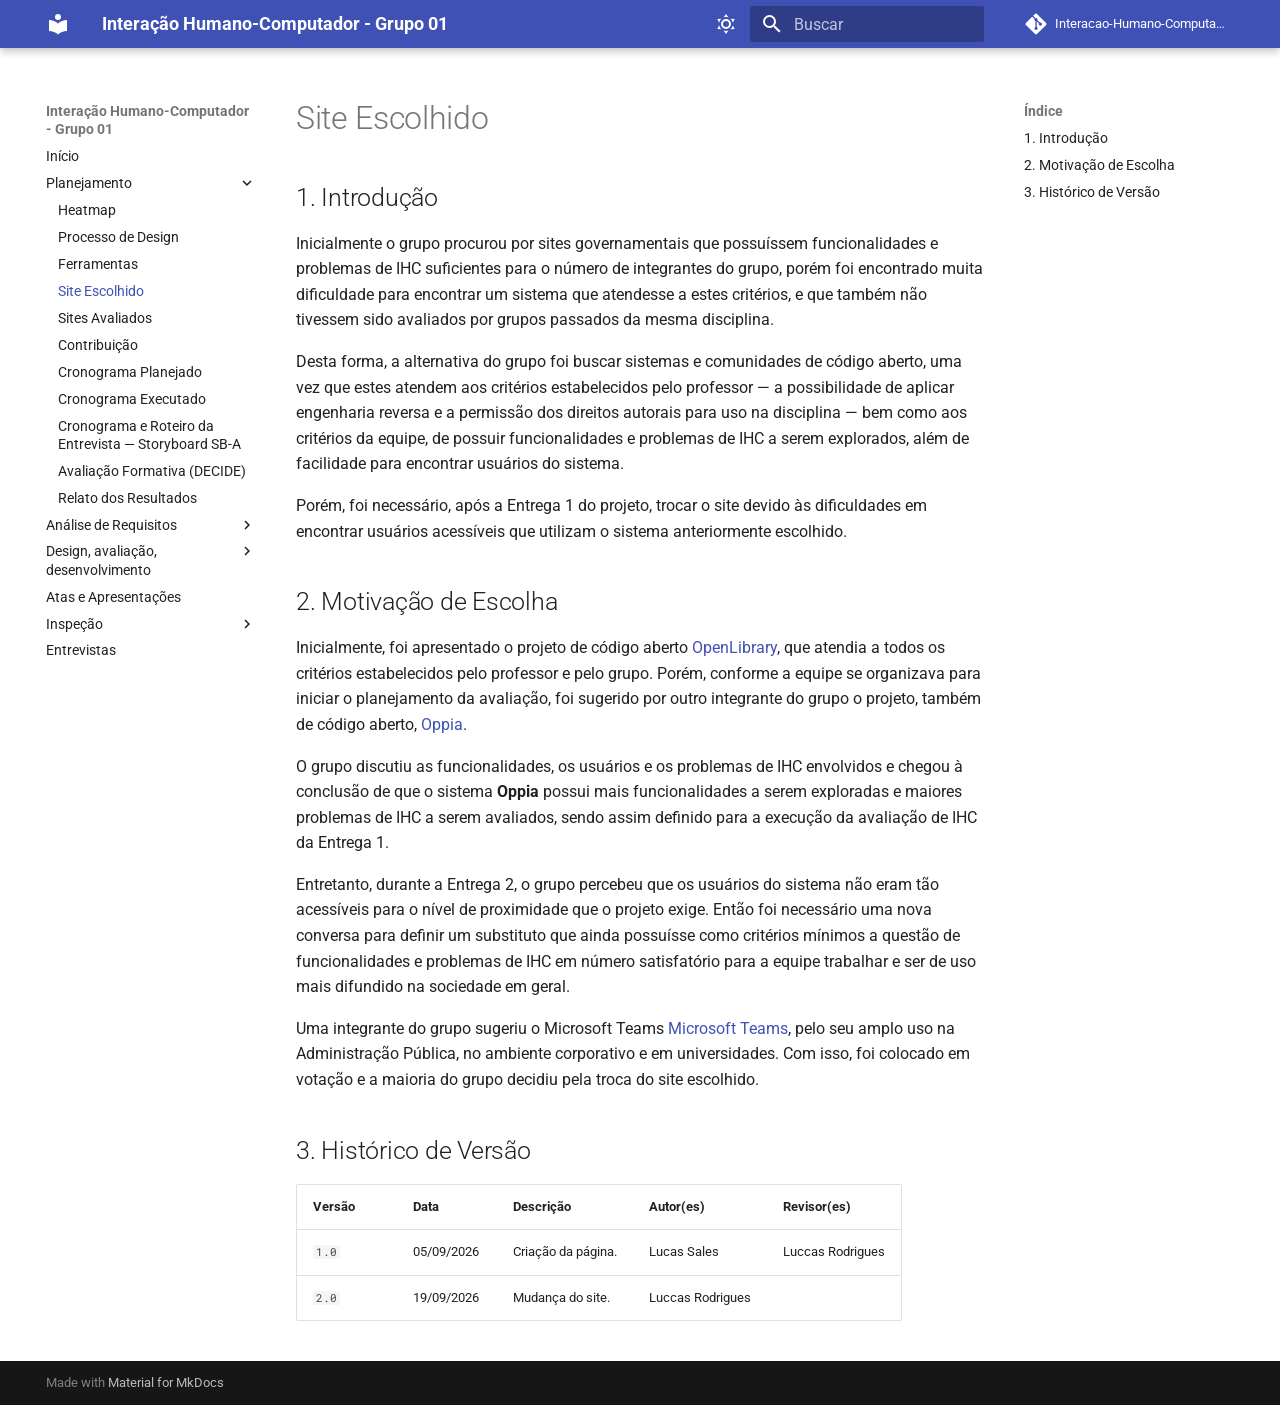
<file: site/planejamento/site_escolhido/index.html>
<!doctype html>
<html lang="pt" class="no-js">
  <head>
    
      <meta charset="utf-8">
      <meta name="viewport" content="width=device-width,initial-scale=1">
      
        <meta name="description" content="Site do Grupo 01 da disciplina de Interação Humano-Computador">
      
      
        <meta name="author" content="Grupo 01">
      
      
      
        <link rel="prev" href="../ferramentas/">
      
      
        <link rel="next" href="../sites_avaliados/">
      
      
        
      
      
      <link rel="icon" href="../../assets/images/favicon.png">
      <meta name="generator" content="mkdocs-1.6.1, mkdocs-material-9.7.7">
    
    
      
        <title>Site Escolhido - Interação Humano-Computador - Grupo 01</title>
      
    
    
      <link rel="stylesheet" href="../../assets/stylesheets/main.ec1eaa64.min.css">
      
        
        <link rel="stylesheet" href="../../assets/stylesheets/palette.ab4e12ef.min.css">
      
      


    
    
      
    
    
      
        
        
        <link rel="preconnect" href="https://fonts.gstatic.com" crossorigin>
        <link rel="stylesheet" href="https://fonts.googleapis.com/css?family=Roboto:300,300i,400,400i,700,700i%7CRoboto+Mono:400,400i,700,700i&display=fallback">
        <style>:root{--md-text-font:"Roboto";--md-code-font:"Roboto Mono"}</style>
      
    
    
    <script>__md_scope=new URL("../..",location),__md_hash=e=>[...e].reduce(((e,_)=>(e<<5)-e+_.charCodeAt(0)),0),__md_get=(e,_=localStorage,t=__md_scope)=>JSON.parse(_.getItem(t.pathname+"."+e)),__md_set=(e,_,t=localStorage,a=__md_scope)=>{try{t.setItem(a.pathname+"."+e,JSON.stringify(_))}catch(e){}}</script>
    
      

    
    
  </head>
  
  
    
    
      
    
    
    
    
    <body dir="ltr" data-md-color-scheme="default" data-md-color-primary="indigo" data-md-color-accent="indigo">
  
    
    <input class="md-toggle" data-md-toggle="drawer" type="checkbox" id="__drawer" autocomplete="off">
    <input class="md-toggle" data-md-toggle="search" type="checkbox" id="__search" autocomplete="off">
    <label class="md-overlay" for="__drawer"></label>
    <div data-md-component="skip">
      
        
        <a href="#site-escolhido" class="md-skip">
          Pular para conteúdo
        </a>
      
    </div>
    <div data-md-component="announce">
      
    </div>
    
    
      

  

<header class="md-header md-header--shadow" data-md-component="header">
  <nav class="md-header__inner md-grid" aria-label="Cabeçalho">
    <a href="../.." title="Interação Humano-Computador - Grupo 01" class="md-header__button md-logo" aria-label="Interação Humano-Computador - Grupo 01" data-md-component="logo">
      
  
  <svg xmlns="http://www.w3.org/2000/svg" viewBox="0 0 24 24"><path d="M12 8a3 3 0 0 0 3-3 3 3 0 0 0-3-3 3 3 0 0 0-3 3 3 3 0 0 0 3 3m0 3.54C9.64 9.35 6.5 8 3 8v11c3.5 0 6.64 1.35 9 3.54 2.36-2.19 5.5-3.54 9-3.54V8c-3.5 0-6.64 1.35-9 3.54"/></svg>

    </a>
    <label class="md-header__button md-icon" for="__drawer">
      
      <svg xmlns="http://www.w3.org/2000/svg" viewBox="0 0 24 24"><path d="M3 6h18v2H3zm0 5h18v2H3zm0 5h18v2H3z"/></svg>
    </label>
    <div class="md-header__title" data-md-component="header-title">
      <div class="md-header__ellipsis">
        <div class="md-header__topic">
          <span class="md-ellipsis">
            Interação Humano-Computador - Grupo 01
          </span>
        </div>
        <div class="md-header__topic" data-md-component="header-topic">
          <span class="md-ellipsis">
            
              Site Escolhido
            
          </span>
        </div>
      </div>
    </div>
    
      
        <form class="md-header__option" data-md-component="palette">
  
    
    
    
    <input class="md-option" data-md-color-media="(prefers-color-scheme: light)" data-md-color-scheme="default" data-md-color-primary="indigo" data-md-color-accent="indigo"  aria-label="Modo escuro"  type="radio" name="__palette" id="__palette_0">
    
      <label class="md-header__button md-icon" title="Modo escuro" for="__palette_1" hidden>
        <svg xmlns="http://www.w3.org/2000/svg" viewBox="0 0 24 24"><path d="M12 7a5 5 0 0 1 5 5 5 5 0 0 1-5 5 5 5 0 0 1-5-5 5 5 0 0 1 5-5m0 2a3 3 0 0 0-3 3 3 3 0 0 0 3 3 3 3 0 0 0 3-3 3 3 0 0 0-3-3m0-7 2.39 3.42C13.65 5.15 12.84 5 12 5s-1.65.15-2.39.42zM3.34 7l4.16-.35A7.2 7.2 0 0 0 5.94 8.5c-.44.74-.69 1.5-.83 2.29zm.02 10 1.76-3.77a7.131 7.131 0 0 0 2.38 4.14zM20.65 7l-1.77 3.79a7.02 7.02 0 0 0-2.38-4.15zm-.01 10-4.14.36c.59-.51 1.12-1.14 1.54-1.86.42-.73.69-1.5.83-2.29zM12 22l-2.41-3.44c.74.27 1.55.44 2.41.44.82 0 1.63-.17 2.37-.44z"/></svg>
      </label>
    
  
    
    
    
    <input class="md-option" data-md-color-media="(prefers-color-scheme: dark)" data-md-color-scheme="slate" data-md-color-primary="indigo" data-md-color-accent="indigo"  aria-label="Modo claro"  type="radio" name="__palette" id="__palette_1">
    
      <label class="md-header__button md-icon" title="Modo claro" for="__palette_0" hidden>
        <svg xmlns="http://www.w3.org/2000/svg" viewBox="0 0 24 24"><path d="m17.75 4.09-2.53 1.94.91 3.06-2.63-1.81-2.63 1.81.91-3.06-2.53-1.94L12.44 4l1.06-3 1.06 3zm3.5 6.91-1.64 1.25.59 1.98-1.7-1.17-1.7 1.17.59-1.98L15.75 11l2.06-.05L18.5 9l.69 1.95zm-2.28 4.95c.83-.08 1.72 1.1 1.19 1.85-.32.45-.66.87-1.08 1.27C15.17 23 8.84 23 4.94 19.07c-3.91-3.9-3.91-10.24 0-14.14.4-.4.82-.76 1.27-1.08.75-.53 1.93.36 1.85 1.19-.27 2.86.69 5.83 2.89 8.02a9.96 9.96 0 0 0 8.02 2.89m-1.64 2.02a12.08 12.08 0 0 1-7.8-3.47c-2.17-2.19-3.33-5-3.49-7.82-2.81 3.14-2.7 7.96.31 10.98 3.02 3.01 7.84 3.12 10.98.31"/></svg>
      </label>
    
  
</form>
      
    
    
      <script>var palette=__md_get("__palette");if(palette&&palette.color){if("(prefers-color-scheme)"===palette.color.media){var media=matchMedia("(prefers-color-scheme: light)"),input=document.querySelector(media.matches?"[data-md-color-media='(prefers-color-scheme: light)']":"[data-md-color-media='(prefers-color-scheme: dark)']");palette.color.media=input.getAttribute("data-md-color-media"),palette.color.scheme=input.getAttribute("data-md-color-scheme"),palette.color.primary=input.getAttribute("data-md-color-primary"),palette.color.accent=input.getAttribute("data-md-color-accent")}for(var[key,value]of Object.entries(palette.color))document.body.setAttribute("data-md-color-"+key,value)}</script>
    
    
    
      
      
        <label class="md-header__button md-icon" for="__search">
          
          <svg xmlns="http://www.w3.org/2000/svg" viewBox="0 0 24 24"><path d="M9.5 3A6.5 6.5 0 0 1 16 9.5c0 1.61-.59 3.09-1.56 4.23l.27.27h.79l5 5-1.5 1.5-5-5v-.79l-.27-.27A6.52 6.52 0 0 1 9.5 16 6.5 6.5 0 0 1 3 9.5 6.5 6.5 0 0 1 9.5 3m0 2C7 5 5 7 5 9.5S7 14 9.5 14 14 12 14 9.5 12 5 9.5 5"/></svg>
        </label>
        <div class="md-search" data-md-component="search" role="dialog">
  <label class="md-search__overlay" for="__search"></label>
  <div class="md-search__inner" role="search">
    <form class="md-search__form" name="search">
      <input type="text" class="md-search__input" name="query" aria-label="Buscar" placeholder="Buscar" autocapitalize="off" autocorrect="off" autocomplete="off" spellcheck="false" data-md-component="search-query" required>
      <label class="md-search__icon md-icon" for="__search">
        
        <svg xmlns="http://www.w3.org/2000/svg" viewBox="0 0 24 24"><path d="M9.5 3A6.5 6.5 0 0 1 16 9.5c0 1.61-.59 3.09-1.56 4.23l.27.27h.79l5 5-1.5 1.5-5-5v-.79l-.27-.27A6.52 6.52 0 0 1 9.5 16 6.5 6.5 0 0 1 3 9.5 6.5 6.5 0 0 1 9.5 3m0 2C7 5 5 7 5 9.5S7 14 9.5 14 14 12 14 9.5 12 5 9.5 5"/></svg>
        
        <svg xmlns="http://www.w3.org/2000/svg" viewBox="0 0 24 24"><path d="M20 11v2H8l5.5 5.5-1.42 1.42L4.16 12l7.92-7.92L13.5 5.5 8 11z"/></svg>
      </label>
      <nav class="md-search__options" aria-label="Pesquisar">
        
        <button type="reset" class="md-search__icon md-icon" title="Limpar" aria-label="Limpar" tabindex="-1">
          
          <svg xmlns="http://www.w3.org/2000/svg" viewBox="0 0 24 24"><path d="M19 6.41 17.59 5 12 10.59 6.41 5 5 6.41 10.59 12 5 17.59 6.41 19 12 13.41 17.59 19 19 17.59 13.41 12z"/></svg>
        </button>
      </nav>
      
    </form>
    <div class="md-search__output">
      <div class="md-search__scrollwrap" tabindex="0" data-md-scrollfix>
        <div class="md-search-result" data-md-component="search-result">
          <div class="md-search-result__meta">
            Inicializando busca
          </div>
          <ol class="md-search-result__list" role="presentation"></ol>
        </div>
      </div>
    </div>
  </div>
</div>
      
    
    
      <div class="md-header__source">
        <a href="https://github.com/Interacao-Humano-Computador/2026.2-Grupo01" title="Ir para repositório" class="md-source" data-md-component="source">
  <div class="md-source__icon md-icon">
    
    <svg xmlns="http://www.w3.org/2000/svg" viewBox="0 0 448 512"><!--! Font Awesome Free 7.1.0 by @fontawesome - https://fontawesome.com License - https://fontawesome.com/license/free (Icons: CC BY 4.0, Fonts: SIL OFL 1.1, Code: MIT License) Copyright 2025 Fonticons, Inc.--><path d="M439.6 236.1 244 40.5c-5.4-5.5-12.8-8.5-20.4-8.5s-15 3-20.4 8.4L162.5 81l51.5 51.5c27.1-9.1 52.7 16.8 43.4 43.7l49.7 49.7c34.2-11.8 61.2 31 35.5 56.7-26.5 26.5-70.2-2.9-56-37.3L240.3 199v121.9c25.3 12.5 22.3 41.8 9.1 55-6.4 6.4-15.2 10.1-24.3 10.1s-17.8-3.6-24.3-10.1c-17.6-17.6-11.1-46.9 11.2-56v-123c-20.8-8.5-24.6-30.7-18.6-45L142.6 101 8.5 235.1C3 240.6 0 247.9 0 255.5s3 15 8.5 20.4l195.6 195.7c5.4 5.4 12.7 8.4 20.4 8.4s15-3 20.4-8.4l194.7-194.7c5.4-5.4 8.4-12.8 8.4-20.4s-3-15-8.4-20.4"/></svg>
  </div>
  <div class="md-source__repository">
    Interacao-Humano-Computador/2026.2-Grupo01
  </div>
</a>
      </div>
    
  </nav>
  
</header>
    
    <div class="md-container" data-md-component="container">
      
      
        
          
        
      
      <main class="md-main" data-md-component="main">
        <div class="md-main__inner md-grid">
          
            
              
              <div class="md-sidebar md-sidebar--primary" data-md-component="sidebar" data-md-type="navigation" >
                <div class="md-sidebar__scrollwrap">
                  <div class="md-sidebar__inner">
                    



<nav class="md-nav md-nav--primary" aria-label="Navegação" data-md-level="0">
  <label class="md-nav__title" for="__drawer">
    <a href="../.." title="Interação Humano-Computador - Grupo 01" class="md-nav__button md-logo" aria-label="Interação Humano-Computador - Grupo 01" data-md-component="logo">
      
  
  <svg xmlns="http://www.w3.org/2000/svg" viewBox="0 0 24 24"><path d="M12 8a3 3 0 0 0 3-3 3 3 0 0 0-3-3 3 3 0 0 0-3 3 3 3 0 0 0 3 3m0 3.54C9.64 9.35 6.5 8 3 8v11c3.5 0 6.64 1.35 9 3.54 2.36-2.19 5.5-3.54 9-3.54V8c-3.5 0-6.64 1.35-9 3.54"/></svg>

    </a>
    Interação Humano-Computador - Grupo 01
  </label>
  
    <div class="md-nav__source">
      <a href="https://github.com/Interacao-Humano-Computador/2026.2-Grupo01" title="Ir para repositório" class="md-source" data-md-component="source">
  <div class="md-source__icon md-icon">
    
    <svg xmlns="http://www.w3.org/2000/svg" viewBox="0 0 448 512"><!--! Font Awesome Free 7.1.0 by @fontawesome - https://fontawesome.com License - https://fontawesome.com/license/free (Icons: CC BY 4.0, Fonts: SIL OFL 1.1, Code: MIT License) Copyright 2025 Fonticons, Inc.--><path d="M439.6 236.1 244 40.5c-5.4-5.5-12.8-8.5-20.4-8.5s-15 3-20.4 8.4L162.5 81l51.5 51.5c27.1-9.1 52.7 16.8 43.4 43.7l49.7 49.7c34.2-11.8 61.2 31 35.5 56.7-26.5 26.5-70.2-2.9-56-37.3L240.3 199v121.9c25.3 12.5 22.3 41.8 9.1 55-6.4 6.4-15.2 10.1-24.3 10.1s-17.8-3.6-24.3-10.1c-17.6-17.6-11.1-46.9 11.2-56v-123c-20.8-8.5-24.6-30.7-18.6-45L142.6 101 8.5 235.1C3 240.6 0 247.9 0 255.5s3 15 8.5 20.4l195.6 195.7c5.4 5.4 12.7 8.4 20.4 8.4s15-3 20.4-8.4l194.7-194.7c5.4-5.4 8.4-12.8 8.4-20.4s-3-15-8.4-20.4"/></svg>
  </div>
  <div class="md-source__repository">
    Interacao-Humano-Computador/2026.2-Grupo01
  </div>
</a>
    </div>
  
  <ul class="md-nav__list" data-md-scrollfix>
    
      
      
  
  
  
  
    <li class="md-nav__item">
      <a href="../.." class="md-nav__link">
        
  
  
  <span class="md-ellipsis">
    
  
    Início
  

    
  </span>
  
  

      </a>
    </li>
  

    
      
      
  
  
    
  
  
  
    
    
    
    
    
    <li class="md-nav__item md-nav__item--active md-nav__item--nested">
      
        
        
        <input class="md-nav__toggle md-toggle " type="checkbox" id="__nav_2" checked>
        
          
          <label class="md-nav__link" for="__nav_2" id="__nav_2_label" tabindex="0">
            
  
  
  <span class="md-ellipsis">
    
  
    Planejamento
  

    
  </span>
  
  

            <span class="md-nav__icon md-icon"></span>
          </label>
        
        <nav class="md-nav" data-md-level="1" aria-labelledby="__nav_2_label" aria-expanded="true">
          <label class="md-nav__title" for="__nav_2">
            <span class="md-nav__icon md-icon"></span>
            
  
    Planejamento
  

          </label>
          <ul class="md-nav__list" data-md-scrollfix>
            
              
                
  
  
  
  
    <li class="md-nav__item">
      <a href="../heatmap/" class="md-nav__link">
        
  
  
  <span class="md-ellipsis">
    
  
    Heatmap
  

    
  </span>
  
  

      </a>
    </li>
  

              
            
              
                
  
  
  
  
    <li class="md-nav__item">
      <a href="../processo_de_design/" class="md-nav__link">
        
  
  
  <span class="md-ellipsis">
    
  
    Processo de Design
  

    
  </span>
  
  

      </a>
    </li>
  

              
            
              
                
  
  
  
  
    <li class="md-nav__item">
      <a href="../ferramentas/" class="md-nav__link">
        
  
  
  <span class="md-ellipsis">
    
  
    Ferramentas
  

    
  </span>
  
  

      </a>
    </li>
  

              
            
              
                
  
  
    
  
  
  
    <li class="md-nav__item md-nav__item--active">
      
      <input class="md-nav__toggle md-toggle" type="checkbox" id="__toc">
      
      
        
      
      
        <label class="md-nav__link md-nav__link--active" for="__toc">
          
  
  
  <span class="md-ellipsis">
    
  
    Site Escolhido
  

    
  </span>
  
  

          <span class="md-nav__icon md-icon"></span>
        </label>
      
      <a href="./" class="md-nav__link md-nav__link--active">
        
  
  
  <span class="md-ellipsis">
    
  
    Site Escolhido
  

    
  </span>
  
  

      </a>
      
        

<nav class="md-nav md-nav--secondary" aria-label="Índice">
  
  
  
    
  
  
    <label class="md-nav__title" for="__toc">
      <span class="md-nav__icon md-icon"></span>
      Índice
    </label>
    <ul class="md-nav__list" data-md-component="toc" data-md-scrollfix>
      
        <li class="md-nav__item">
  <a href="#1-introducao" class="md-nav__link">
    <span class="md-ellipsis">
      
        1. Introdução
      
    </span>
  </a>
  
</li>
      
        <li class="md-nav__item">
  <a href="#2-motivacao-de-escolha" class="md-nav__link">
    <span class="md-ellipsis">
      
        2. Motivação de Escolha
      
    </span>
  </a>
  
</li>
      
        <li class="md-nav__item">
  <a href="#3-historico-de-versao" class="md-nav__link">
    <span class="md-ellipsis">
      
        3. Histórico de Versão
      
    </span>
  </a>
  
</li>
      
    </ul>
  
</nav>
      
    </li>
  

              
            
              
                
  
  
  
  
    <li class="md-nav__item">
      <a href="../sites_avaliados/" class="md-nav__link">
        
  
  
  <span class="md-ellipsis">
    
  
    Sites Avaliados
  

    
  </span>
  
  

      </a>
    </li>
  

              
            
              
                
  
  
  
  
    <li class="md-nav__item">
      <a href="../cronograma/contribuicao/" class="md-nav__link">
        
  
  
  <span class="md-ellipsis">
    
  
    Contribuição
  

    
  </span>
  
  

      </a>
    </li>
  

              
            
              
                
  
  
  
  
    <li class="md-nav__item">
      <a href="../cronograma/cronograma_planejado/" class="md-nav__link">
        
  
  
  <span class="md-ellipsis">
    
  
    Cronograma Planejado
  

    
  </span>
  
  

      </a>
    </li>
  

              
            
              
                
  
  
  
  
    <li class="md-nav__item">
      <a href="../cronograma/cronograma_executado/" class="md-nav__link">
        
  
  
  <span class="md-ellipsis">
    
  
    Cronograma Executado
  

    
  </span>
  
  

      </a>
    </li>
  

              
            
              
                
  
  
  
  
    <li class="md-nav__item">
      <a href="../cronograma/Cronograma%20e%20Roteiro%20da%20Entrevista%20%E2%80%94%20Storyboard%20SB-A/" class="md-nav__link">
        
  
  
  <span class="md-ellipsis">
    
  
    Cronograma e Roteiro da Entrevista — Storyboard SB-A
  

    
  </span>
  
  

      </a>
    </li>
  

              
            
              
                
  
  
  
  
    <li class="md-nav__item">
      <a href="../planejamento_avaliacao_decide/" class="md-nav__link">
        
  
  
  <span class="md-ellipsis">
    
  
    Avaliação Formativa (DECIDE)
  

    
  </span>
  
  

      </a>
    </li>
  

              
            
              
                
  
  
  
  
    <li class="md-nav__item">
      <a href="../planejamento_relato_resultados/" class="md-nav__link">
        
  
  
  <span class="md-ellipsis">
    
  
    Relato dos Resultados
  

    
  </span>
  
  

      </a>
    </li>
  

              
            
          </ul>
        </nav>
      
    </li>
  

    
      
      
  
  
  
  
    
    
    
    
    
    <li class="md-nav__item md-nav__item--nested">
      
        
        
        <input class="md-nav__toggle md-toggle " type="checkbox" id="__nav_3" >
        
          
          <label class="md-nav__link" for="__nav_3" id="__nav_3_label" tabindex="0">
            
  
  
  <span class="md-ellipsis">
    
  
    Análise de Requisitos
  

    
  </span>
  
  

            <span class="md-nav__icon md-icon"></span>
          </label>
        
        <nav class="md-nav" data-md-level="1" aria-labelledby="__nav_3_label" aria-expanded="false">
          <label class="md-nav__title" for="__nav_3">
            <span class="md-nav__icon md-icon"></span>
            
  
    Análise de Requisitos
  

          </label>
          <ul class="md-nav__list" data-md-scrollfix>
            
              
                
  
  
  
  
    <li class="md-nav__item">
      <a href="../../analise_de_requisitos/coleta_de_dados/" class="md-nav__link">
        
  
  
  <span class="md-ellipsis">
    
  
    Coleta de dados
  

    
  </span>
  
  

      </a>
    </li>
  

              
            
              
                
  
  
  
  
    <li class="md-nav__item">
      <a href="../../analise_de_requisitos/perfil_usuarios/" class="md-nav__link">
        
  
  
  <span class="md-ellipsis">
    
  
    Perfil de usuário
  

    
  </span>
  
  

      </a>
    </li>
  

              
            
              
                
  
  
  
  
    <li class="md-nav__item">
      <a href="../../analise_de_requisitos/personas/" class="md-nav__link">
        
  
  
  <span class="md-ellipsis">
    
  
    Personas
  

    
  </span>
  
  

      </a>
    </li>
  

              
            
              
                
  
  
  
  
    <li class="md-nav__item">
      <a href="../../analise_de_requisitos/cenarios/" class="md-nav__link">
        
  
  
  <span class="md-ellipsis">
    
  
    Cenários
  

    
  </span>
  
  

      </a>
    </li>
  

              
            
              
                
  
  
  
  
    
    
    
    
    
    <li class="md-nav__item md-nav__item--nested">
      
        
        
        <input class="md-nav__toggle md-toggle " type="checkbox" id="__nav_3_5" >
        
          
          <label class="md-nav__link" for="__nav_3_5" id="__nav_3_5_label" tabindex="0">
            
  
  
  <span class="md-ellipsis">
    
  
    Evellyn Rocha
  

    
  </span>
  
  

            <span class="md-nav__icon md-icon"></span>
          </label>
        
        <nav class="md-nav" data-md-level="2" aria-labelledby="__nav_3_5_label" aria-expanded="false">
          <label class="md-nav__title" for="__nav_3_5">
            <span class="md-nav__icon md-icon"></span>
            
  
    Evellyn Rocha
  

          </label>
          <ul class="md-nav__list" data-md-scrollfix>
            
              
                
  
  
  
  
    <li class="md-nav__item">
      <a href="../../analise_de_requisitos/analise_de_tarefas/Evellyn%20Rocha/Cen%C3%A1rios_evellyn/" class="md-nav__link">
        
  
  
  <span class="md-ellipsis">
    
  
    Cenários
  

    
  </span>
  
  

      </a>
    </li>
  

              
            
              
                
  
  
  
  
    <li class="md-nav__item">
      <a href="../../analise_de_requisitos/analise_de_tarefas/Evellyn%20Rocha/Coleta_evellyn/" class="md-nav__link">
        
  
  
  <span class="md-ellipsis">
    
  
    Coleta
  

    
  </span>
  
  

      </a>
    </li>
  

              
            
              
                
  
  
  
  
    <li class="md-nav__item">
      <a href="../../analise_de_requisitos/analise_de_tarefas/Evellyn%20Rocha/Perfil_Usuario_evellyn/" class="md-nav__link">
        
  
  
  <span class="md-ellipsis">
    
  
    Perfil de usuário
  

    
  </span>
  
  

      </a>
    </li>
  

              
            
              
                
  
  
  
  
    <li class="md-nav__item">
      <a href="../../analise_de_requisitos/analise_de_tarefas/Evellyn%20Rocha/Personas_evellyn/" class="md-nav__link">
        
  
  
  <span class="md-ellipsis">
    
  
    Personas
  

    
  </span>
  
  

      </a>
    </li>
  

              
            
              
                
  
  
  
  
    <li class="md-nav__item">
      <a href="../../analise_de_requisitos/analise_de_tarefas/Evellyn%20Rocha/ctt_evellyn/" class="md-nav__link">
        
  
  
  <span class="md-ellipsis">
    
  
    Árvores de Tarefas Concorrentes (CTT)
  

    
  </span>
  
  

      </a>
    </li>
  

              
            
              
                
  
  
  
  
    <li class="md-nav__item">
      <a href="../../analise_de_requisitos/analise_de_tarefas/Evellyn%20Rocha/hta_evellyn/" class="md-nav__link">
        
  
  
  <span class="md-ellipsis">
    
  
    Análise Hierárquica de Tarefas (HTA)
  

    
  </span>
  
  

      </a>
    </li>
  

              
            
          </ul>
        </nav>
      
    </li>
  

              
            
              
                
  
  
  
  
    
    
    
    
    
    <li class="md-nav__item md-nav__item--nested">
      
        
        
        <input class="md-nav__toggle md-toggle " type="checkbox" id="__nav_3_6" >
        
          
          <label class="md-nav__link" for="__nav_3_6" id="__nav_3_6_label" tabindex="0">
            
  
  
  <span class="md-ellipsis">
    
  
    Análise de Tarefas
  

    
  </span>
  
  

            <span class="md-nav__icon md-icon"></span>
          </label>
        
        <nav class="md-nav" data-md-level="2" aria-labelledby="__nav_3_6_label" aria-expanded="false">
          <label class="md-nav__title" for="__nav_3_6">
            <span class="md-nav__icon md-icon"></span>
            
  
    Análise de Tarefas
  

          </label>
          <ul class="md-nav__list" data-md-scrollfix>
            
              
                
  
  
  
  
    <li class="md-nav__item">
      <a href="../../analise_de_requisitos/analise_de_tarefas/hta/" class="md-nav__link">
        
  
  
  <span class="md-ellipsis">
    
  
    Análise Hierárquica de Tarefas
  

    
  </span>
  
  

      </a>
    </li>
  

              
            
              
                
  
  
  
  
    <li class="md-nav__item">
      <a href="../../analise_de_requisitos/analise_de_tarefas/Joao_Paulo/hta/" class="md-nav__link">
        
  
  
  <span class="md-ellipsis">
    
  
    Análise Hierárquica de Tarefas - João Paulo
  

    
  </span>
  
  

      </a>
    </li>
  

              
            
              
                
  
  
  
  
    <li class="md-nav__item">
      <a href="../../analise_de_requisitos/analise_de_tarefas/ctt/" class="md-nav__link">
        
  
  
  <span class="md-ellipsis">
    
  
    Árvores de Tarefas Concorrentes
  

    
  </span>
  
  

      </a>
    </li>
  

              
            
              
                
  
  
  
  
    <li class="md-nav__item">
      <a href="../../analise_de_requisitos/analise_de_tarefas/Joao_Paulo/ctt/" class="md-nav__link">
        
  
  
  <span class="md-ellipsis">
    
  
    Árvores de Tarefas Concorrentes - João Paulo
  

    
  </span>
  
  

      </a>
    </li>
  

              
            
          </ul>
        </nav>
      
    </li>
  

              
            
              
                
  
  
  
  
    <li class="md-nav__item">
      <a href="../../analise_de_requisitos/principios_gerais/" class="md-nav__link">
        
  
  
  <span class="md-ellipsis">
    
  
    Princípios Gerais do projeto
  

    
  </span>
  
  

      </a>
    </li>
  

              
            
              
                
  
  
  
  
    <li class="md-nav__item">
      <a href="../../analise_de_requisitos/caracteristicas_gerais/" class="md-nav__link">
        
  
  
  <span class="md-ellipsis">
    
  
    Características Gerais
  

    
  </span>
  
  

      </a>
    </li>
  

              
            
              
                
  
  
  
  
    <li class="md-nav__item">
      <a href="../../analise_de_requisitos/guia_estilo/" class="md-nav__link">
        
  
  
  <span class="md-ellipsis">
    
  
    Guia de Estilo
  

    
  </span>
  
  

      </a>
    </li>
  

              
            
              
                
  
  
  
  
    <li class="md-nav__item">
      <a href="../../analise_de_requisitos/metas_usabilidade/" class="md-nav__link">
        
  
  
  <span class="md-ellipsis">
    
  
    Metas de usabilidade
  

    
  </span>
  
  

      </a>
    </li>
  

              
            
          </ul>
        </nav>
      
    </li>
  

    
      
      
  
  
  
  
    
    
    
    
    
    <li class="md-nav__item md-nav__item--nested">
      
        
        
        <input class="md-nav__toggle md-toggle " type="checkbox" id="__nav_4" >
        
          
          <label class="md-nav__link" for="__nav_4" id="__nav_4_label" tabindex="0">
            
  
  
  <span class="md-ellipsis">
    
  
    Design, avaliação, desenvolvimento
  

    
  </span>
  
  

            <span class="md-nav__icon md-icon"></span>
          </label>
        
        <nav class="md-nav" data-md-level="1" aria-labelledby="__nav_4_label" aria-expanded="false">
          <label class="md-nav__title" for="__nav_4">
            <span class="md-nav__icon md-icon"></span>
            
  
    Design, avaliação, desenvolvimento
  

          </label>
          <ul class="md-nav__list" data-md-scrollfix>
            
              
                
  
  
  
  
    
    
    
    
    
    <li class="md-nav__item md-nav__item--nested">
      
        
        
        <input class="md-nav__toggle md-toggle " type="checkbox" id="__nav_4_1" >
        
          
          <label class="md-nav__link" for="__nav_4_1" id="__nav_4_1_label" tabindex="0">
            
  
  
  <span class="md-ellipsis">
    
  
    Nível 1
  

    
  </span>
  
  

            <span class="md-nav__icon md-icon"></span>
          </label>
        
        <nav class="md-nav" data-md-level="2" aria-labelledby="__nav_4_1_label" aria-expanded="false">
          <label class="md-nav__title" for="__nav_4_1">
            <span class="md-nav__icon md-icon"></span>
            
  
    Nível 1
  

          </label>
          <ul class="md-nav__list" data-md-scrollfix>
            
              
                
  
  
  
  
    
    
    
    
    
    <li class="md-nav__item md-nav__item--nested">
      
        
        
        <input class="md-nav__toggle md-toggle " type="checkbox" id="__nav_4_1_1" >
        
          
          <label class="md-nav__link" for="__nav_4_1_1" id="__nav_4_1_1_label" tabindex="0">
            
  
  
  <span class="md-ellipsis">
    
  
    Storyboard
  

    
  </span>
  
  

            <span class="md-nav__icon md-icon"></span>
          </label>
        
        <nav class="md-nav" data-md-level="3" aria-labelledby="__nav_4_1_1_label" aria-expanded="false">
          <label class="md-nav__title" for="__nav_4_1_1">
            <span class="md-nav__icon md-icon"></span>
            
  
    Storyboard
  

          </label>
          <ul class="md-nav__list" data-md-scrollfix>
            
              
                
  
  
  
  
    <li class="md-nav__item">
      <a href="../storyboard/planejamento_avaliacao_storyboard/" class="md-nav__link">
        
  
  
  <span class="md-ellipsis">
    
  
    Planejamento da avaliação
  

    
  </span>
  
  

      </a>
    </li>
  

              
            
              
                
  
  
  
  
    <li class="md-nav__item">
      <a href="../storyboard/planejamento_relato_resultados_storyboard/" class="md-nav__link">
        
  
  
  <span class="md-ellipsis">
    
  
    Planejamento do relato dos resultados
  

    
  </span>
  
  

      </a>
    </li>
  

              
            
              
                
  
  
  
  
    <li class="md-nav__item">
      <a href="../../design_avaliacao_desenvolvimento/nivel_1/storyboard/relato_resultados_storyboard/" class="md-nav__link">
        
  
  
  <span class="md-ellipsis">
    
  
    Relato dos resultados
  

    
  </span>
  
  

      </a>
    </li>
  

              
            
              
                
  
  
  
  
    <li class="md-nav__item">
      <a href="../../design_avaliacao_desenvolvimento/nivel_1/storyboard/relato_resultado_storyboard_evellyn/" class="md-nav__link">
        
  
  
  <span class="md-ellipsis">
    
  
    Relato dos resultados Evellyn
  

    
  </span>
  
  

      </a>
    </li>
  

              
            
              
                
  
  
  
  
    
    
    
    
    
    <li class="md-nav__item md-nav__item--nested">
      
        
        
        <input class="md-nav__toggle md-toggle " type="checkbox" id="__nav_4_1_1_5" >
        
          
          <label class="md-nav__link" for="__nav_4_1_1_5" id="__nav_4_1_1_5_label" tabindex="0">
            
  
  
  <span class="md-ellipsis">
    
  
    João Paulo
  

    
  </span>
  
  

            <span class="md-nav__icon md-icon"></span>
          </label>
        
        <nav class="md-nav" data-md-level="4" aria-labelledby="__nav_4_1_1_5_label" aria-expanded="false">
          <label class="md-nav__title" for="__nav_4_1_1_5">
            <span class="md-nav__icon md-icon"></span>
            
  
    João Paulo
  

          </label>
          <ul class="md-nav__list" data-md-scrollfix>
            
              
                
  
  
  
  
    <li class="md-nav__item">
      <a href="../../design_avaliacao_desenvolvimento/nivel_1/storyboard/Joao_Paulo/planejamento_storyboard_joao_paulo/" class="md-nav__link">
        
  
  
  <span class="md-ellipsis">
    
  
    Planejamento da avaliação
  

    
  </span>
  
  

      </a>
    </li>
  

              
            
              
                
  
  
  
  
    <li class="md-nav__item">
      <a href="../../design_avaliacao_desenvolvimento/nivel_1/storyboard/Joao_Paulo/relato_storyboard_joao_paulo/" class="md-nav__link">
        
  
  
  <span class="md-ellipsis">
    
  
    Relato dos resultados
  

    
  </span>
  
  

      </a>
    </li>
  

              
            
          </ul>
        </nav>
      
    </li>
  

              
            
          </ul>
        </nav>
      
    </li>
  

              
            
              
                
  
  
  
  
    
    
    
    
    
    <li class="md-nav__item md-nav__item--nested">
      
        
        
        <input class="md-nav__toggle md-toggle " type="checkbox" id="__nav_4_1_2" >
        
          
          <label class="md-nav__link" for="__nav_4_1_2" id="__nav_4_1_2_label" tabindex="0">
            
  
  
  <span class="md-ellipsis">
    
  
    Análise de tarefas
  

    
  </span>
  
  

            <span class="md-nav__icon md-icon"></span>
          </label>
        
        <nav class="md-nav" data-md-level="3" aria-labelledby="__nav_4_1_2_label" aria-expanded="false">
          <label class="md-nav__title" for="__nav_4_1_2">
            <span class="md-nav__icon md-icon"></span>
            
  
    Análise de tarefas
  

          </label>
          <ul class="md-nav__list" data-md-scrollfix>
            
              
                
  
  
  
  
    <li class="md-nav__item">
      <a href="../planejamento_avaliacao_decide/" class="md-nav__link">
        
  
  
  <span class="md-ellipsis">
    
  
    Avaliação Formativa (DECIDE)
  

    
  </span>
  
  

      </a>
    </li>
  

              
            
              
                
  
  
  
  
    <li class="md-nav__item">
      <a href="../planejamento_relato_resultados/" class="md-nav__link">
        
  
  
  <span class="md-ellipsis">
    
  
    Relato dos Resultados
  

    
  </span>
  
  

      </a>
    </li>
  

              
            
              
                
  
  
  
  
    <li class="md-nav__item">
      <a href="../../design_avaliacao_desenvolvimento/nivel_1/analise_tarefas/relato_resultados_analise_tarefas/" class="md-nav__link">
        
  
  
  <span class="md-ellipsis">
    
  
    Relato dos resultados
  

    
  </span>
  
  

      </a>
    </li>
  

              
            
              
                
  
  
  
  
    <li class="md-nav__item">
      <a href="../../design_avaliacao_desenvolvimento/nivel_1/analise_tarefas/relato-resultado-evellyn/" class="md-nav__link">
        
  
  
  <span class="md-ellipsis">
    
  
    Relato de resultados Evellyn
  

    
  </span>
  
  

      </a>
    </li>
  

              
            
              
                
  
  
  
  
    
    
    
    
    
    <li class="md-nav__item md-nav__item--nested">
      
        
        
        <input class="md-nav__toggle md-toggle " type="checkbox" id="__nav_4_1_2_5" >
        
          
          <label class="md-nav__link" for="__nav_4_1_2_5" id="__nav_4_1_2_5_label" tabindex="0">
            
  
  
  <span class="md-ellipsis">
    
  
    João Paulo
  

    
  </span>
  
  

            <span class="md-nav__icon md-icon"></span>
          </label>
        
        <nav class="md-nav" data-md-level="4" aria-labelledby="__nav_4_1_2_5_label" aria-expanded="false">
          <label class="md-nav__title" for="__nav_4_1_2_5">
            <span class="md-nav__icon md-icon"></span>
            
  
    João Paulo
  

          </label>
          <ul class="md-nav__list" data-md-scrollfix>
            
              
                
  
  
  
  
    <li class="md-nav__item">
      <a href="../../design_avaliacao_desenvolvimento/nivel_1/analise_tarefas/Joao_Paulo/planejamento_analise_tarefas_joao_paulo/" class="md-nav__link">
        
  
  
  <span class="md-ellipsis">
    
  
    Planejamento da avaliação
  

    
  </span>
  
  

      </a>
    </li>
  

              
            
              
                
  
  
  
  
    <li class="md-nav__item">
      <a href="../../design_avaliacao_desenvolvimento/nivel_1/analise_tarefas/Joao_Paulo/planejamento_relato_analise_tarefas_joao_paulo/" class="md-nav__link">
        
  
  
  <span class="md-ellipsis">
    
  
    Planejamento do relato de resultados
  

    
  </span>
  
  

      </a>
    </li>
  

              
            
              
                
  
  
  
  
    <li class="md-nav__item">
      <a href="../../design_avaliacao_desenvolvimento/nivel_1/analise_tarefas/Joao_Paulo/relato_analise_tarefas_joao_paulo/" class="md-nav__link">
        
  
  
  <span class="md-ellipsis">
    
  
    Relato dos resultados
  

    
  </span>
  
  

      </a>
    </li>
  

              
            
          </ul>
        </nav>
      
    </li>
  

              
            
          </ul>
        </nav>
      
    </li>
  

              
            
          </ul>
        </nav>
      
    </li>
  

              
            
              
                
  
  
  
  
    
    
    
    
    
    <li class="md-nav__item md-nav__item--nested">
      
        
        
        <input class="md-nav__toggle md-toggle " type="checkbox" id="__nav_4_2" >
        
          
          <label class="md-nav__link" for="__nav_4_2" id="__nav_4_2_label" tabindex="0">
            
  
  
  <span class="md-ellipsis">
    
  
    Nível 2
  

    
  </span>
  
  

            <span class="md-nav__icon md-icon"></span>
          </label>
        
        <nav class="md-nav" data-md-level="2" aria-labelledby="__nav_4_2_label" aria-expanded="false">
          <label class="md-nav__title" for="__nav_4_2">
            <span class="md-nav__icon md-icon"></span>
            
  
    Nível 2
  

          </label>
          <ul class="md-nav__list" data-md-scrollfix>
            
              
                
  
  
  
  
    
    
    
    
    
    <li class="md-nav__item md-nav__item--nested">
      
        
        
        <input class="md-nav__toggle md-toggle " type="checkbox" id="__nav_4_2_1" >
        
          
          <label class="md-nav__link" for="__nav_4_2_1" id="__nav_4_2_1_label" tabindex="0">
            
  
  
  <span class="md-ellipsis">
    
  
    Protótipo de papel
  

    
  </span>
  
  

            <span class="md-nav__icon md-icon"></span>
          </label>
        
        <nav class="md-nav" data-md-level="3" aria-labelledby="__nav_4_2_1_label" aria-expanded="false">
          <label class="md-nav__title" for="__nav_4_2_1">
            <span class="md-nav__icon md-icon"></span>
            
  
    Protótipo de papel
  

          </label>
          <ul class="md-nav__list" data-md-scrollfix>
            
              
                
  
  
  
  
    <li class="md-nav__item">
      <a href="../../design_avaliacao_desenvolvimento/nivel_2/prototipo_papel/planejamento_prototipo_papel/" class="md-nav__link">
        
  
  
  <span class="md-ellipsis">
    
  
    Planejamento da avaliação
  

    
  </span>
  
  

      </a>
    </li>
  

              
            
              
                
  
  
  
  
    <li class="md-nav__item">
      <a href="../../design_avaliacao_desenvolvimento/nivel_2/prototipo_papel/planejamento_relato_prototipo_papel/" class="md-nav__link">
        
  
  
  <span class="md-ellipsis">
    
  
    Planejamento do relato de resultados
  

    
  </span>
  
  

      </a>
    </li>
  

              
            
              
                
  
  
  
  
    <li class="md-nav__item">
      <a href="../../design_avaliacao_desenvolvimento/nivel_2/prototipo_papel/planejamento_prototipo_papel_evellyn/" class="md-nav__link">
        
  
  
  <span class="md-ellipsis">
    
  
    Planejamento do protótipo de papel Evellyn
  

    
  </span>
  
  

      </a>
    </li>
  

              
            
              
                
  
  
  
  
    <li class="md-nav__item">
      <a href="../../design_avaliacao_desenvolvimento/nivel_2/prototipo_papel/resultados_prototipo_papel/" class="md-nav__link">
        
  
  
  <span class="md-ellipsis">
    
  
    Relato dos resultados
  

    
  </span>
  
  

      </a>
    </li>
  

              
            
              
                
  
  
  
  
    <li class="md-nav__item">
      <a href="../../design_avaliacao_desenvolvimento/nivel_2/resultados_prototipo_papel_evellyn/" class="md-nav__link">
        
  
  
  <span class="md-ellipsis">
    
  
    Relato dos resultados Evellyn
  

    
  </span>
  
  

      </a>
    </li>
  

              
            
              
                
  
  
  
  
    
    
    
    
    
    <li class="md-nav__item md-nav__item--nested">
      
        
        
        <input class="md-nav__toggle md-toggle " type="checkbox" id="__nav_4_2_1_6" >
        
          
          <label class="md-nav__link" for="__nav_4_2_1_6" id="__nav_4_2_1_6_label" tabindex="0">
            
  
  
  <span class="md-ellipsis">
    
  
    João Paulo
  

    
  </span>
  
  

            <span class="md-nav__icon md-icon"></span>
          </label>
        
        <nav class="md-nav" data-md-level="4" aria-labelledby="__nav_4_2_1_6_label" aria-expanded="false">
          <label class="md-nav__title" for="__nav_4_2_1_6">
            <span class="md-nav__icon md-icon"></span>
            
  
    João Paulo
  

          </label>
          <ul class="md-nav__list" data-md-scrollfix>
            
              
                
  
  
  
  
    <li class="md-nav__item">
      <a href="../../design_avaliacao_desenvolvimento/nivel_2/prototipo_papel/Joao_Paulo/planejamento_prototipo_papel_joao_paulo/" class="md-nav__link">
        
  
  
  <span class="md-ellipsis">
    
  
    Planejamento da avaliação
  

    
  </span>
  
  

      </a>
    </li>
  

              
            
              
                
  
  
  
  
    <li class="md-nav__item">
      <a href="../../design_avaliacao_desenvolvimento/nivel_2/prototipo_papel/Joao_Paulo/planejamento_relato_prototipo_papel_joao_paulo/" class="md-nav__link">
        
  
  
  <span class="md-ellipsis">
    
  
    Planejamento do relato de resultados
  

    
  </span>
  
  

      </a>
    </li>
  

              
            
              
                
  
  
  
  
    <li class="md-nav__item">
      <a href="../../design_avaliacao_desenvolvimento/nivel_2/prototipo_papel/Joao_Paulo/resultados_prototipo_papel_joao/" class="md-nav__link">
        
  
  
  <span class="md-ellipsis">
    
  
    Relato dos resultados
  

    
  </span>
  
  

      </a>
    </li>
  

              
            
          </ul>
        </nav>
      
    </li>
  

              
            
          </ul>
        </nav>
      
    </li>
  

              
            
          </ul>
        </nav>
      
    </li>
  

              
            
              
                
  
  
  
  
    
    
    
    
    
    <li class="md-nav__item md-nav__item--nested">
      
        
        
        <input class="md-nav__toggle md-toggle " type="checkbox" id="__nav_4_3" >
        
          
          <label class="md-nav__link" for="__nav_4_3" id="__nav_4_3_label" tabindex="0">
            
  
  
  <span class="md-ellipsis">
    
  
    Nível 3
  

    
  </span>
  
  

            <span class="md-nav__icon md-icon"></span>
          </label>
        
        <nav class="md-nav" data-md-level="2" aria-labelledby="__nav_4_3_label" aria-expanded="false">
          <label class="md-nav__title" for="__nav_4_3">
            <span class="md-nav__icon md-icon"></span>
            
  
    Nível 3
  

          </label>
          <ul class="md-nav__list" data-md-scrollfix>
            
              
                
  
  
  
  
    
    
    
    
    
    <li class="md-nav__item md-nav__item--nested">
      
        
        
        <input class="md-nav__toggle md-toggle " type="checkbox" id="__nav_4_3_1" >
        
          
          <label class="md-nav__link" for="__nav_4_3_1" id="__nav_4_3_1_label" tabindex="0">
            
  
  
  <span class="md-ellipsis">
    
  
    Teste de usabilidade
  

    
  </span>
  
  

            <span class="md-nav__icon md-icon"></span>
          </label>
        
        <nav class="md-nav" data-md-level="3" aria-labelledby="__nav_4_3_1_label" aria-expanded="false">
          <label class="md-nav__title" for="__nav_4_3_1">
            <span class="md-nav__icon md-icon"></span>
            
  
    Teste de usabilidade
  

          </label>
          <ul class="md-nav__list" data-md-scrollfix>
            
              
                
  
  
  
  
    <li class="md-nav__item">
      <a href="../../design_avaliacao_desenvolvimento/nivel_3/planejamento_teste_usabilidade/" class="md-nav__link">
        
  
  
  <span class="md-ellipsis">
    
  
    Planejamento da avaliação
  

    
  </span>
  
  

      </a>
    </li>
  

              
            
              
                
  
  
  
  
    <li class="md-nav__item">
      <a href="../../design_avaliacao_desenvolvimento/nivel_3/planejamento_relato_resultados_teste_usabilidade/" class="md-nav__link">
        
  
  
  <span class="md-ellipsis">
    
  
    Planejamento do relato de resultados
  

    
  </span>
  
  

      </a>
    </li>
  

              
            
              
                
  
  
  
  
    <li class="md-nav__item">
      <a href="../../design_avaliacao_desenvolvimento/nivel_3/resultados_teste_usabilidade/" class="md-nav__link">
        
  
  
  <span class="md-ellipsis">
    
  
    Relato dos resultados
  

    
  </span>
  
  

      </a>
    </li>
  

              
            
              
                
  
  
  
  
    
    
    
    
    
    <li class="md-nav__item md-nav__item--nested">
      
        
        
        <input class="md-nav__toggle md-toggle " type="checkbox" id="__nav_4_3_1_4" >
        
          
          <label class="md-nav__link" for="__nav_4_3_1_4" id="__nav_4_3_1_4_label" tabindex="0">
            
  
  
  <span class="md-ellipsis">
    
  
    João Paulo
  

    
  </span>
  
  

            <span class="md-nav__icon md-icon"></span>
          </label>
        
        <nav class="md-nav" data-md-level="4" aria-labelledby="__nav_4_3_1_4_label" aria-expanded="false">
          <label class="md-nav__title" for="__nav_4_3_1_4">
            <span class="md-nav__icon md-icon"></span>
            
  
    João Paulo
  

          </label>
          <ul class="md-nav__list" data-md-scrollfix>
            
              
                
  
  
  
  
    <li class="md-nav__item">
      <a href="../../design_avaliacao_desenvolvimento/nivel_3/Joao_Paulo/planejamento_teste_usabilidade_joao_paulo/" class="md-nav__link">
        
  
  
  <span class="md-ellipsis">
    
  
    Planejamento da avaliação
  

    
  </span>
  
  

      </a>
    </li>
  

              
            
              
                
  
  
  
  
    <li class="md-nav__item">
      <a href="../../design_avaliacao_desenvolvimento/nivel_3/Joao_Paulo/planejamento_relato_resultados_teste_usabilidade_joao_paulo/" class="md-nav__link">
        
  
  
  <span class="md-ellipsis">
    
  
    Planejamento do relato de resultados
  

    
  </span>
  
  

      </a>
    </li>
  

              
            
              
                
  
  
  
  
    <li class="md-nav__item">
      <a href="../../design_avaliacao_desenvolvimento/nivel_3/Joao_Paulo/relato_alta_fidelidade_joao_paulo/" class="md-nav__link">
        
  
  
  <span class="md-ellipsis">
    
  
    Relato do protótipo de alta fidelidade
  

    
  </span>
  
  

      </a>
    </li>
  

              
            
          </ul>
        </nav>
      
    </li>
  

              
            
              
                
  
  
  
  
    
    
    
    
    
    <li class="md-nav__item md-nav__item--nested">
      
        
        
        <input class="md-nav__toggle md-toggle " type="checkbox" id="__nav_4_3_1_5" >
        
          
          <label class="md-nav__link" for="__nav_4_3_1_5" id="__nav_4_3_1_5_label" tabindex="0">
            
  
  
  <span class="md-ellipsis">
    
  
    Lucas Sales
  

    
  </span>
  
  

            <span class="md-nav__icon md-icon"></span>
          </label>
        
        <nav class="md-nav" data-md-level="4" aria-labelledby="__nav_4_3_1_5_label" aria-expanded="false">
          <label class="md-nav__title" for="__nav_4_3_1_5">
            <span class="md-nav__icon md-icon"></span>
            
  
    Lucas Sales
  

          </label>
          <ul class="md-nav__list" data-md-scrollfix>
            
              
                
  
  
  
  
    <li class="md-nav__item">
      <a href="../../design_avaliacao_desenvolvimento/nivel_3/lucas_sales/relato_resultados/" class="md-nav__link">
        
  
  
  <span class="md-ellipsis">
    
  
    Relato dos resultados
  

    
  </span>
  
  

      </a>
    </li>
  

              
            
          </ul>
        </nav>
      
    </li>
  

              
            
              
                
  
  
  
  
    
    
    
    
    
    <li class="md-nav__item md-nav__item--nested">
      
        
        
        <input class="md-nav__toggle md-toggle " type="checkbox" id="__nav_4_3_1_6" >
        
          
          <label class="md-nav__link" for="__nav_4_3_1_6" id="__nav_4_3_1_6_label" tabindex="0">
            
  
  
  <span class="md-ellipsis">
    
  
    Evellyn Rocha
  

    
  </span>
  
  

            <span class="md-nav__icon md-icon"></span>
          </label>
        
        <nav class="md-nav" data-md-level="4" aria-labelledby="__nav_4_3_1_6_label" aria-expanded="false">
          <label class="md-nav__title" for="__nav_4_3_1_6">
            <span class="md-nav__icon md-icon"></span>
            
  
    Evellyn Rocha
  

          </label>
          <ul class="md-nav__list" data-md-scrollfix>
            
              
                
  
  
  
  
    <li class="md-nav__item">
      <a href="../../design_avaliacao_desenvolvimento/nivel_3/Relato_resultados_Evellyn/" class="md-nav__link">
        
  
  
  <span class="md-ellipsis">
    
  
    Relato dos resultados
  

    
  </span>
  
  

      </a>
    </li>
  

              
            
          </ul>
        </nav>
      
    </li>
  

              
            
          </ul>
        </nav>
      
    </li>
  

              
            
          </ul>
        </nav>
      
    </li>
  

              
            
          </ul>
        </nav>
      
    </li>
  

    
      
      
  
  
  
  
    <li class="md-nav__item">
      <a href="../../atas/reunioes/" class="md-nav__link">
        
  
  
  <span class="md-ellipsis">
    
  
    Atas e Apresentações
  

    
  </span>
  
  

      </a>
    </li>
  

    
      
      
  
  
  
  
    
    
    
    
    
    <li class="md-nav__item md-nav__item--nested">
      
        
        
        <input class="md-nav__toggle md-toggle " type="checkbox" id="__nav_6" >
        
          
          <label class="md-nav__link" for="__nav_6" id="__nav_6_label" tabindex="0">
            
  
  
  <span class="md-ellipsis">
    
  
    Inspeção
  

    
  </span>
  
  

            <span class="md-nav__icon md-icon"></span>
          </label>
        
        <nav class="md-nav" data-md-level="1" aria-labelledby="__nav_6_label" aria-expanded="false">
          <label class="md-nav__title" for="__nav_6">
            <span class="md-nav__icon md-icon"></span>
            
  
    Inspeção
  

          </label>
          <ul class="md-nav__list" data-md-scrollfix>
            
              
                
  
  
  
  
    
    
    
    
    
    <li class="md-nav__item md-nav__item--nested">
      
        
        
        <input class="md-nav__toggle md-toggle " type="checkbox" id="__nav_6_1" >
        
          
          <label class="md-nav__link" for="__nav_6_1" id="__nav_6_1_label" tabindex="0">
            
  
  
  <span class="md-ellipsis">
    
  
    Inspeções dos grupos
  

    
  </span>
  
  

            <span class="md-nav__icon md-icon"></span>
          </label>
        
        <nav class="md-nav" data-md-level="2" aria-labelledby="__nav_6_1_label" aria-expanded="false">
          <label class="md-nav__title" for="__nav_6_1">
            <span class="md-nav__icon md-icon"></span>
            
  
    Inspeções dos grupos
  

          </label>
          <ul class="md-nav__list" data-md-scrollfix>
            
              
                
  
  
  
  
    <li class="md-nav__item">
      <a href="../../inspecoes/inspecao/" class="md-nav__link">
        
  
  
  <span class="md-ellipsis">
    
  
    Inspeção etapa 1
  

    
  </span>
  
  

      </a>
    </li>
  

              
            
          </ul>
        </nav>
      
    </li>
  

              
            
              
                
  
  
  
  
    
    
    
    
    
    <li class="md-nav__item md-nav__item--nested">
      
        
        
        <input class="md-nav__toggle md-toggle " type="checkbox" id="__nav_6_2" >
        
          
          <label class="md-nav__link" for="__nav_6_2" id="__nav_6_2_label" tabindex="0">
            
  
  
  <span class="md-ellipsis">
    
  
    Listas de verificação
  

    
  </span>
  
  

            <span class="md-nav__icon md-icon"></span>
          </label>
        
        <nav class="md-nav" data-md-level="2" aria-labelledby="__nav_6_2_label" aria-expanded="false">
          <label class="md-nav__title" for="__nav_6_2">
            <span class="md-nav__icon md-icon"></span>
            
  
    Listas de verificação
  

          </label>
          <ul class="md-nav__list" data-md-scrollfix>
            
              
                
  
  
  
  
    
    
    
    
    
    <li class="md-nav__item md-nav__item--nested">
      
        
        
        <input class="md-nav__toggle md-toggle " type="checkbox" id="__nav_6_2_1" >
        
          
          <label class="md-nav__link" for="__nav_6_2_1" id="__nav_6_2_1_label" tabindex="0">
            
  
  
  <span class="md-ellipsis">
    
  
    Etapa 1
  

    
  </span>
  
  

            <span class="md-nav__icon md-icon"></span>
          </label>
        
        <nav class="md-nav" data-md-level="3" aria-labelledby="__nav_6_2_1_label" aria-expanded="false">
          <label class="md-nav__title" for="__nav_6_2_1">
            <span class="md-nav__icon md-icon"></span>
            
  
    Etapa 1
  

          </label>
          <ul class="md-nav__list" data-md-scrollfix>
            
              
                
  
  
  
  
    <li class="md-nav__item">
      <a href="../../inspecoes/listas_de_verificacao/verificacao_etapa_1/verificacao_etapa_1/" class="md-nav__link">
        
  
  
  <span class="md-ellipsis">
    
  
    Lista de verificação etapa 1
  

    
  </span>
  
  

      </a>
    </li>
  

              
            
          </ul>
        </nav>
      
    </li>
  

              
            
              
                
  
  
  
  
    
    
    
    
    
    <li class="md-nav__item md-nav__item--nested">
      
        
        
        <input class="md-nav__toggle md-toggle " type="checkbox" id="__nav_6_2_2" >
        
          
          <label class="md-nav__link" for="__nav_6_2_2" id="__nav_6_2_2_label" tabindex="0">
            
  
  
  <span class="md-ellipsis">
    
  
    Etapa 2
  

    
  </span>
  
  

            <span class="md-nav__icon md-icon"></span>
          </label>
        
        <nav class="md-nav" data-md-level="3" aria-labelledby="__nav_6_2_2_label" aria-expanded="false">
          <label class="md-nav__title" for="__nav_6_2_2">
            <span class="md-nav__icon md-icon"></span>
            
  
    Etapa 2
  

          </label>
          <ul class="md-nav__list" data-md-scrollfix>
            
              
                
  
  
  
  
    <li class="md-nav__item">
      <a href="../../inspecoes/listas_de_verificacao/verificacao_etapa_2/verificacao_etapa_2/" class="md-nav__link">
        
  
  
  <span class="md-ellipsis">
    
  
    Lista de verificação etapa 2
  

    
  </span>
  
  

      </a>
    </li>
  

              
            
          </ul>
        </nav>
      
    </li>
  

              
            
          </ul>
        </nav>
      
    </li>
  

              
            
          </ul>
        </nav>
      
    </li>
  

    
      
      
  
  
  
  
    <li class="md-nav__item">
      <a href="../../Entrevistas/entrevistas/" class="md-nav__link">
        
  
  
  <span class="md-ellipsis">
    
  
    Entrevistas
  

    
  </span>
  
  

      </a>
    </li>
  

    
  </ul>
</nav>
                  </div>
                </div>
              </div>
            
            
              
              <div class="md-sidebar md-sidebar--secondary" data-md-component="sidebar" data-md-type="toc" >
                <div class="md-sidebar__scrollwrap">
                  <div class="md-sidebar__inner">
                    

<nav class="md-nav md-nav--secondary" aria-label="Índice">
  
  
  
    
  
  
    <label class="md-nav__title" for="__toc">
      <span class="md-nav__icon md-icon"></span>
      Índice
    </label>
    <ul class="md-nav__list" data-md-component="toc" data-md-scrollfix>
      
        <li class="md-nav__item">
  <a href="#1-introducao" class="md-nav__link">
    <span class="md-ellipsis">
      
        1. Introdução
      
    </span>
  </a>
  
</li>
      
        <li class="md-nav__item">
  <a href="#2-motivacao-de-escolha" class="md-nav__link">
    <span class="md-ellipsis">
      
        2. Motivação de Escolha
      
    </span>
  </a>
  
</li>
      
        <li class="md-nav__item">
  <a href="#3-historico-de-versao" class="md-nav__link">
    <span class="md-ellipsis">
      
        3. Histórico de Versão
      
    </span>
  </a>
  
</li>
      
    </ul>
  
</nav>
                  </div>
                </div>
              </div>
            
          
          
            <div class="md-content" data-md-component="content">
              
              <article class="md-content__inner md-typeset">
                
                  


  
  


<h1 id="site-escolhido">Site Escolhido<a class="headerlink" href="#site-escolhido" title="Permanent link">&para;</a></h1>
<h2 id="1-introducao">1. Introdução<a class="headerlink" href="#1-introducao" title="Permanent link">&para;</a></h2>
<p>Inicialmente o grupo procurou por sites governamentais que possuíssem funcionalidades e problemas de IHC suficientes para o número de integrantes do grupo, porém foi encontrado muita dificuldade para encontrar um sistema que atendesse a estes critérios, e que também não tivessem sido avaliados por grupos passados da mesma disciplina. </p>
<p>Desta forma, a alternativa do grupo foi buscar sistemas e comunidades de código aberto, uma vez que estes atendem aos critérios estabelecidos pelo professor — a possibilidade de aplicar engenharia reversa e a permissão dos direitos autorais para uso na disciplina — bem como aos critérios da equipe, de possuir funcionalidades e problemas de IHC a serem explorados, além de facilidade para encontrar usuários do sistema.</p>
<p>Porém, foi necessário, após a Entrega 1 do projeto, trocar o site devido às dificuldades em encontrar usuários acessíveis que utilizam o sistema anteriormente escolhido.</p>
<h2 id="2-motivacao-de-escolha">2. Motivação de Escolha<a class="headerlink" href="#2-motivacao-de-escolha" title="Permanent link">&para;</a></h2>
<p>Inicialmente, foi apresentado o projeto de código aberto <a href="https://openlibrary.org/">OpenLibrary</a>, que atendia a todos os critérios estabelecidos pelo professor e pelo grupo. Porém, conforme a equipe se organizava para iniciar o planejamento da avaliação, foi sugerido por outro integrante do grupo o projeto, também de código aberto, <a href="https://www.oppia.org/">Oppia</a>.</p>
<p>O grupo discutiu as funcionalidades, os usuários e os problemas de IHC envolvidos e chegou à conclusão de que o sistema <strong>Oppia</strong> possui mais funcionalidades a serem exploradas e maiores problemas de IHC a serem avaliados, sendo assim definido para a execução da avaliação de IHC da Entrega 1.</p>
<p>Entretanto, durante a Entrega 2, o grupo percebeu que os usuários do sistema não eram tão acessíveis para o nível de proximidade que o projeto exige. Então foi necessário uma nova conversa para definir um substituto que ainda possuísse como critérios mínimos a questão de funcionalidades e problemas de IHC em número satisfatório para a equipe trabalhar e ser de uso mais difundido na sociedade em geral.</p>
<p>Uma integrante do grupo sugeriu o Microsoft Teams <a href="https://www.microsoft.com/pt-br/microsoft-teams/download-app">Microsoft Teams</a>, pelo seu amplo uso na Administração Pública, no ambiente corporativo e em universidades. Com isso, foi colocado em votação e a maioria do grupo decidiu pela troca do site escolhido.</p>
<h2 id="3-historico-de-versao">3. Histórico de Versão<a class="headerlink" href="#3-historico-de-versao" title="Permanent link">&para;</a></h2>
<table>
<thead>
<tr>
<th>Versão</th>
<th>Data</th>
<th>Descrição</th>
<th>Autor(es)</th>
<th>Revisor(es)</th>
</tr>
</thead>
<tbody>
<tr>
<td><code>1.0</code></td>
<td>05/09/2026</td>
<td>Criação da página.</td>
<td>Lucas Sales</td>
<td>Luccas Rodrigues</td>
</tr>
<tr>
<td><code>2.0</code></td>
<td>19/09/2026</td>
<td>Mudança do site.</td>
<td>Luccas Rodrigues</td>
<td></td>
</tr>
</tbody>
</table>












                
              </article>
            </div>
          
          
<script>var target=document.getElementById(location.hash.slice(1));target&&target.name&&(target.checked=target.name.startsWith("__tabbed_"))</script>
        </div>
        
      </main>
      
        <footer class="md-footer">
  
  <div class="md-footer-meta md-typeset">
    <div class="md-footer-meta__inner md-grid">
      <div class="md-copyright">
  
  
    Made with
    <a href="https://squidfunk.github.io/mkdocs-material/" target="_blank" rel="noopener">
      Material for MkDocs
    </a>
  
</div>
      
    </div>
  </div>
</footer>
      
    </div>
    <div class="md-dialog" data-md-component="dialog">
      <div class="md-dialog__inner md-typeset"></div>
    </div>
    
    
    
      
      
      <script id="__config" type="application/json">{"annotate": null, "base": "../..", "features": [], "search": "../../assets/javascripts/workers/search.2c215733.min.js", "tags": null, "translations": {"clipboard.copied": "Copiado para \u00e1rea de transfer\u00eancia", "clipboard.copy": "Copiar para \u00e1rea de transfer\u00eancia", "search.result.more.one": "mais 1 nesta p\u00e1gina", "search.result.more.other": "# mais nesta p\u00e1gina", "search.result.none": "Nenhum documento encontrado", "search.result.one": "1 documento encontrado", "search.result.other": "# documentos encontrados", "search.result.placeholder": "Digite para iniciar a busca", "search.result.term.missing": "Ausente", "select.version": "Selecione a vers\u00e3o"}, "version": null}</script>
    
    
      <script src="../../assets/javascripts/bundle.d7400e89.min.js"></script>
      
    
  </body>
</html>
</file>
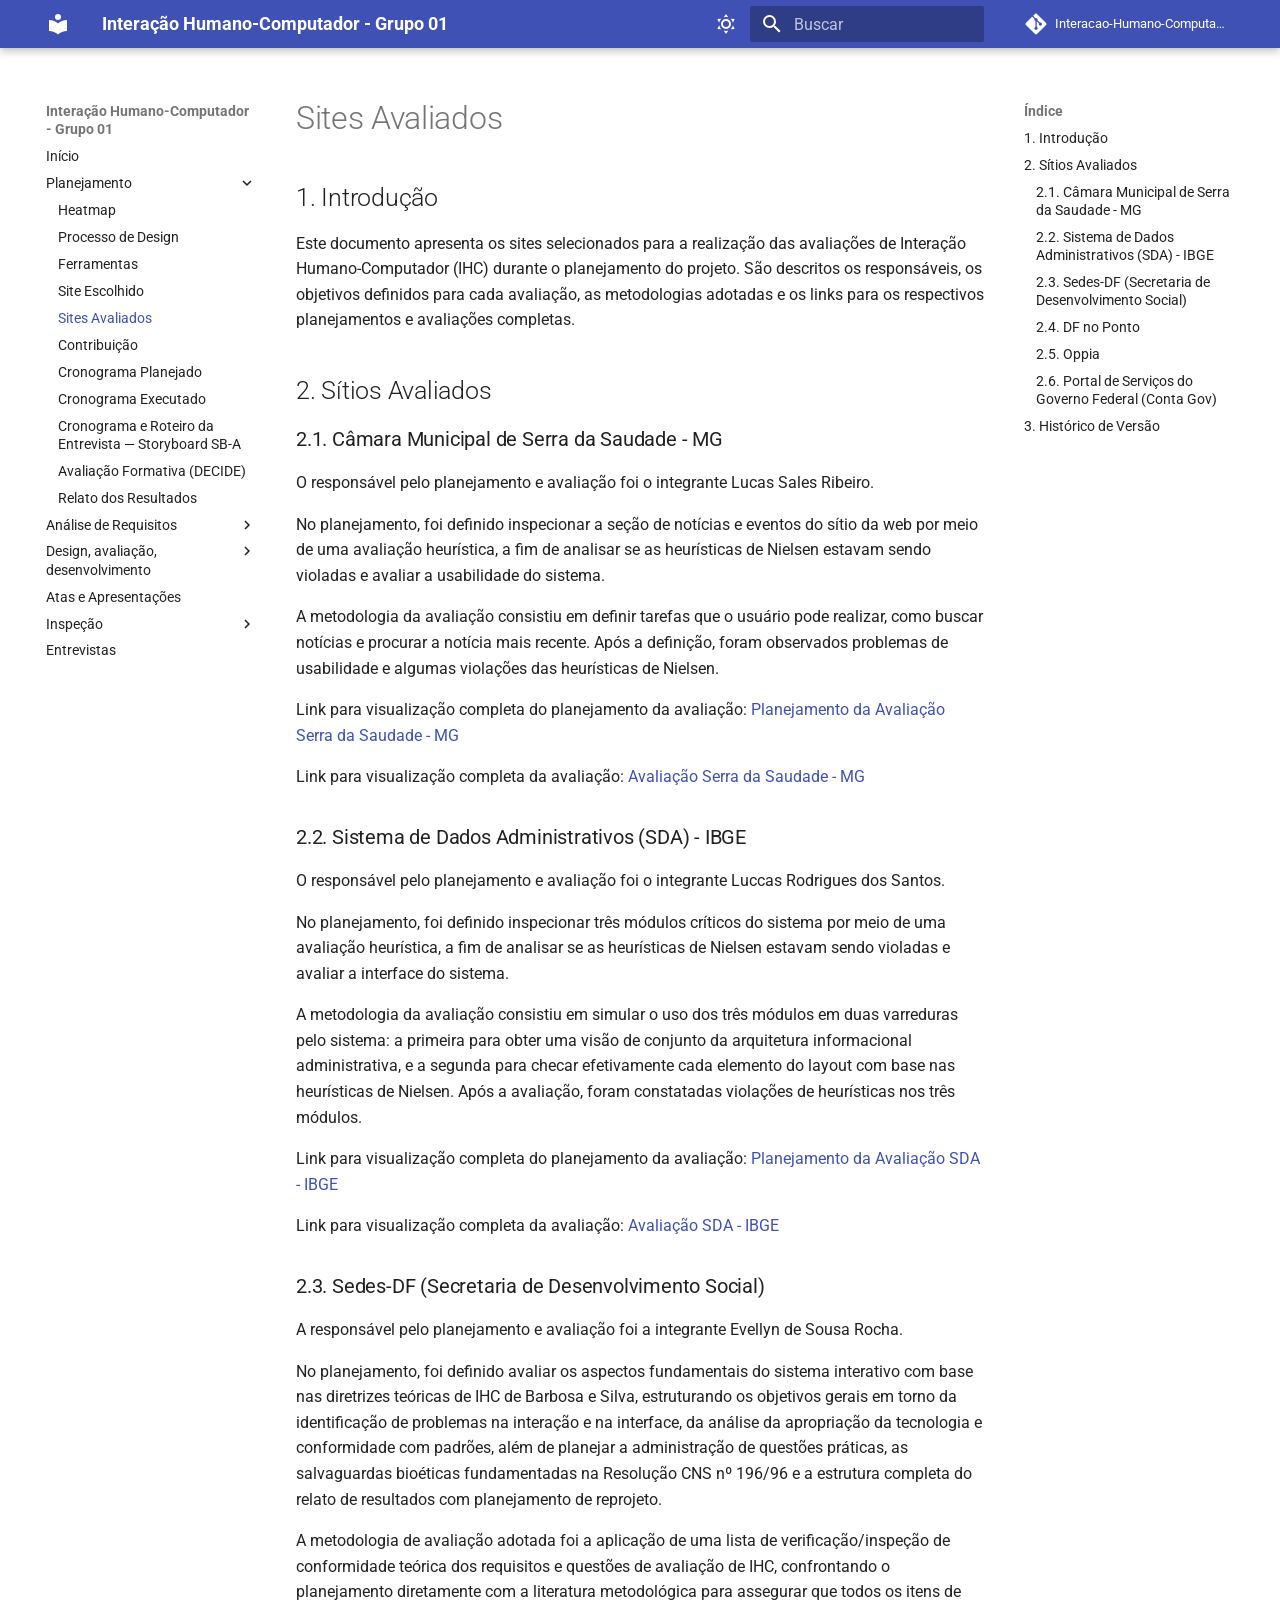
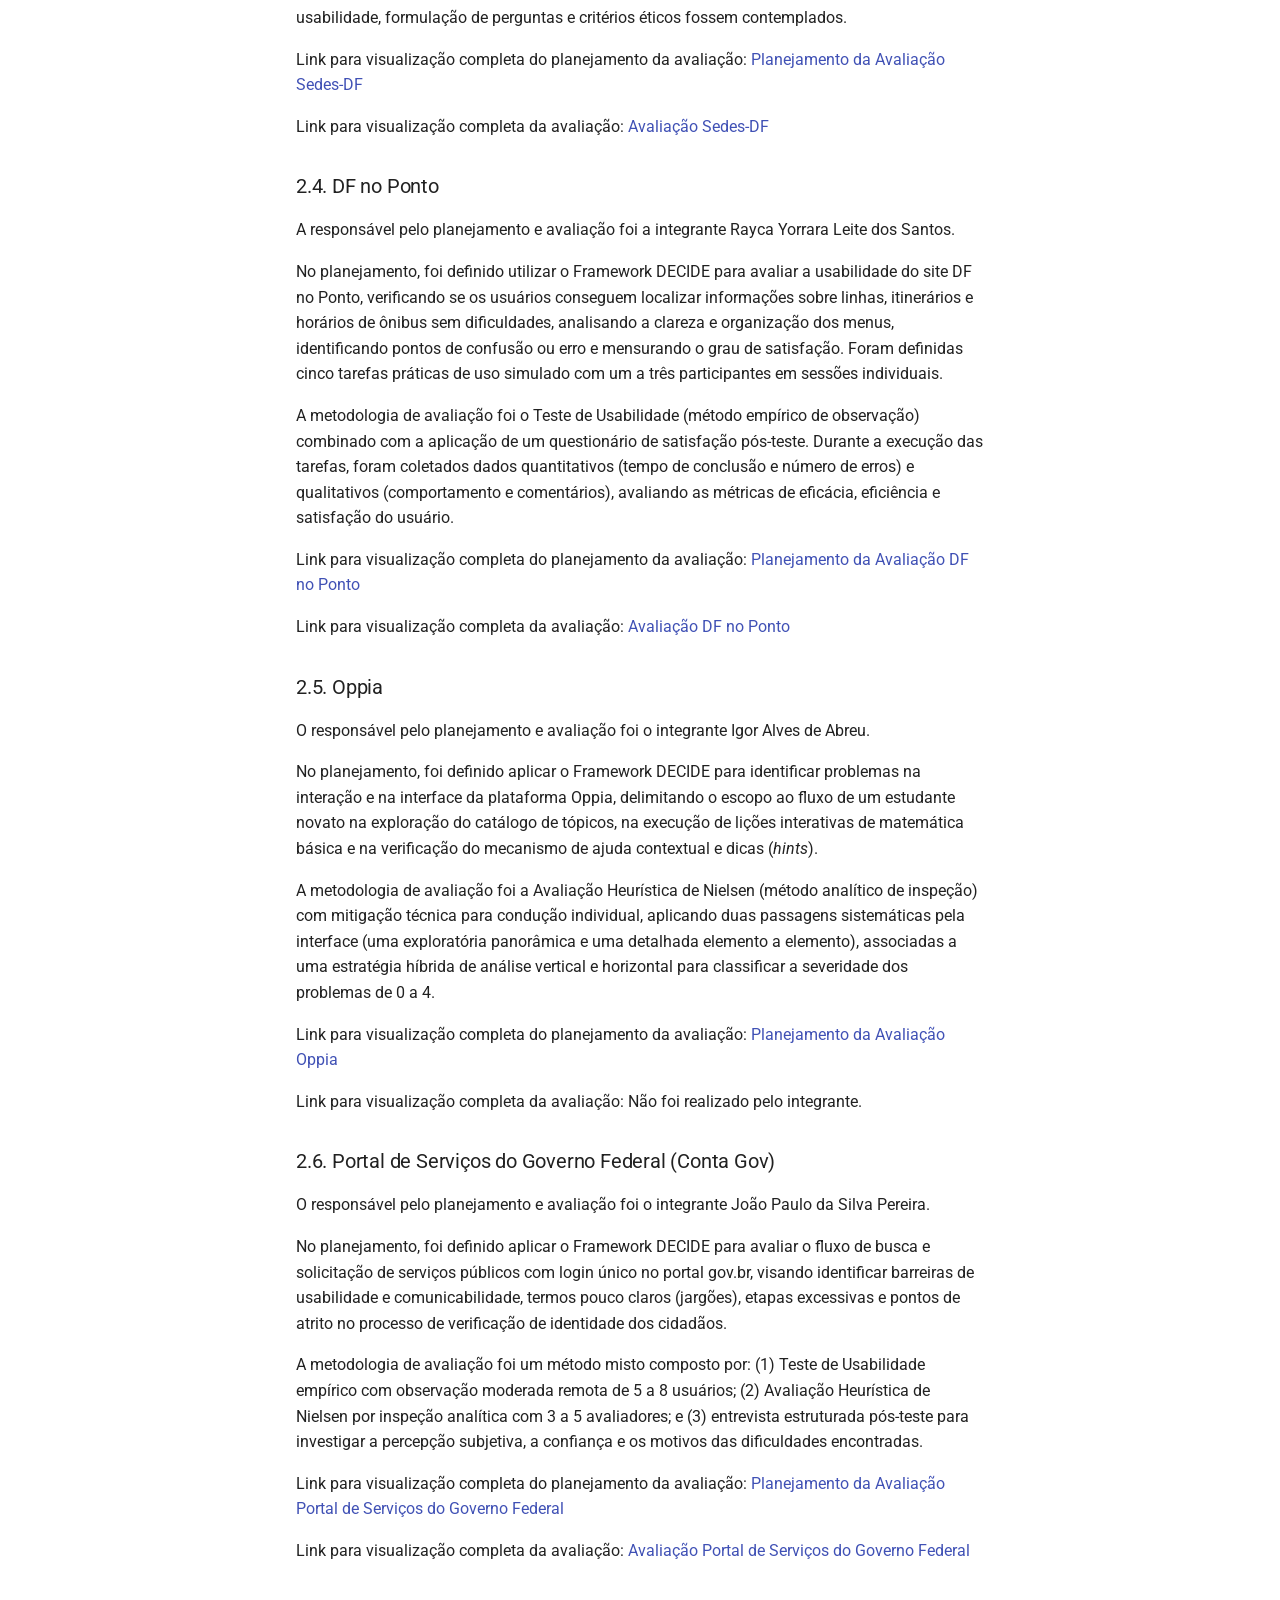
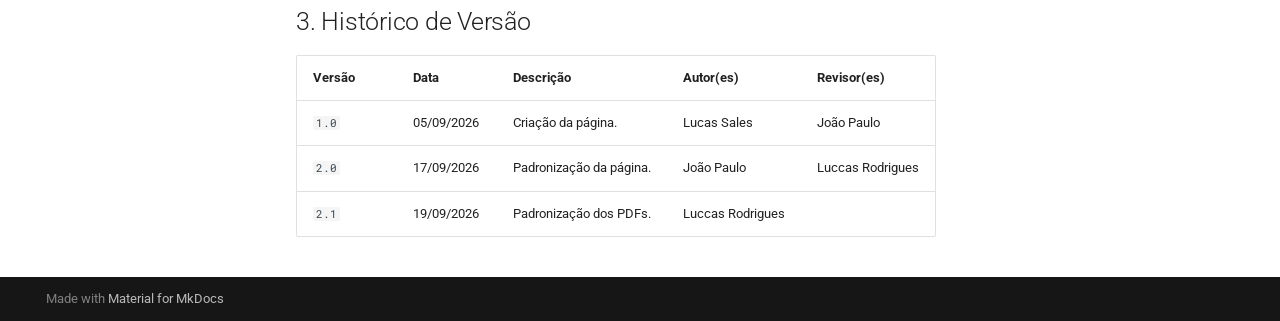
<file: site/planejamento/sites_avaliados/index.html>
<!doctype html>
<html lang="pt" class="no-js">
  <head>
    
      <meta charset="utf-8">
      <meta name="viewport" content="width=device-width,initial-scale=1">
      
        <meta name="description" content="Site do Grupo 01 da disciplina de Interação Humano-Computador">
      
      
        <meta name="author" content="Grupo 01">
      
      
      
        <link rel="prev" href="../site_escolhido/">
      
      
        <link rel="next" href="../cronograma/contribuicao/">
      
      
        
      
      
      <link rel="icon" href="../../assets/images/favicon.png">
      <meta name="generator" content="mkdocs-1.6.1, mkdocs-material-9.7.7">
    
    
      
        <title>Sites Avaliados - Interação Humano-Computador - Grupo 01</title>
      
    
    
      <link rel="stylesheet" href="../../assets/stylesheets/main.ec1eaa64.min.css">
      
        
        <link rel="stylesheet" href="../../assets/stylesheets/palette.ab4e12ef.min.css">
      
      


    
    
      
    
    
      
        
        
        <link rel="preconnect" href="https://fonts.gstatic.com" crossorigin>
        <link rel="stylesheet" href="https://fonts.googleapis.com/css?family=Roboto:300,300i,400,400i,700,700i%7CRoboto+Mono:400,400i,700,700i&display=fallback">
        <style>:root{--md-text-font:"Roboto";--md-code-font:"Roboto Mono"}</style>
      
    
    
    <script>__md_scope=new URL("../..",location),__md_hash=e=>[...e].reduce(((e,_)=>(e<<5)-e+_.charCodeAt(0)),0),__md_get=(e,_=localStorage,t=__md_scope)=>JSON.parse(_.getItem(t.pathname+"."+e)),__md_set=(e,_,t=localStorage,a=__md_scope)=>{try{t.setItem(a.pathname+"."+e,JSON.stringify(_))}catch(e){}}</script>
    
      

    
    
  </head>
  
  
    
    
      
    
    
    
    
    <body dir="ltr" data-md-color-scheme="default" data-md-color-primary="indigo" data-md-color-accent="indigo">
  
    
    <input class="md-toggle" data-md-toggle="drawer" type="checkbox" id="__drawer" autocomplete="off">
    <input class="md-toggle" data-md-toggle="search" type="checkbox" id="__search" autocomplete="off">
    <label class="md-overlay" for="__drawer"></label>
    <div data-md-component="skip">
      
        
        <a href="#sites-avaliados" class="md-skip">
          Pular para conteúdo
        </a>
      
    </div>
    <div data-md-component="announce">
      
    </div>
    
    
      

  

<header class="md-header md-header--shadow" data-md-component="header">
  <nav class="md-header__inner md-grid" aria-label="Cabeçalho">
    <a href="../.." title="Interação Humano-Computador - Grupo 01" class="md-header__button md-logo" aria-label="Interação Humano-Computador - Grupo 01" data-md-component="logo">
      
  
  <svg xmlns="http://www.w3.org/2000/svg" viewBox="0 0 24 24"><path d="M12 8a3 3 0 0 0 3-3 3 3 0 0 0-3-3 3 3 0 0 0-3 3 3 3 0 0 0 3 3m0 3.54C9.64 9.35 6.5 8 3 8v11c3.5 0 6.64 1.35 9 3.54 2.36-2.19 5.5-3.54 9-3.54V8c-3.5 0-6.64 1.35-9 3.54"/></svg>

    </a>
    <label class="md-header__button md-icon" for="__drawer">
      
      <svg xmlns="http://www.w3.org/2000/svg" viewBox="0 0 24 24"><path d="M3 6h18v2H3zm0 5h18v2H3zm0 5h18v2H3z"/></svg>
    </label>
    <div class="md-header__title" data-md-component="header-title">
      <div class="md-header__ellipsis">
        <div class="md-header__topic">
          <span class="md-ellipsis">
            Interação Humano-Computador - Grupo 01
          </span>
        </div>
        <div class="md-header__topic" data-md-component="header-topic">
          <span class="md-ellipsis">
            
              Sites Avaliados
            
          </span>
        </div>
      </div>
    </div>
    
      
        <form class="md-header__option" data-md-component="palette">
  
    
    
    
    <input class="md-option" data-md-color-media="(prefers-color-scheme: light)" data-md-color-scheme="default" data-md-color-primary="indigo" data-md-color-accent="indigo"  aria-label="Modo escuro"  type="radio" name="__palette" id="__palette_0">
    
      <label class="md-header__button md-icon" title="Modo escuro" for="__palette_1" hidden>
        <svg xmlns="http://www.w3.org/2000/svg" viewBox="0 0 24 24"><path d="M12 7a5 5 0 0 1 5 5 5 5 0 0 1-5 5 5 5 0 0 1-5-5 5 5 0 0 1 5-5m0 2a3 3 0 0 0-3 3 3 3 0 0 0 3 3 3 3 0 0 0 3-3 3 3 0 0 0-3-3m0-7 2.39 3.42C13.65 5.15 12.84 5 12 5s-1.65.15-2.39.42zM3.34 7l4.16-.35A7.2 7.2 0 0 0 5.94 8.5c-.44.74-.69 1.5-.83 2.29zm.02 10 1.76-3.77a7.131 7.131 0 0 0 2.38 4.14zM20.65 7l-1.77 3.79a7.02 7.02 0 0 0-2.38-4.15zm-.01 10-4.14.36c.59-.51 1.12-1.14 1.54-1.86.42-.73.69-1.5.83-2.29zM12 22l-2.41-3.44c.74.27 1.55.44 2.41.44.82 0 1.63-.17 2.37-.44z"/></svg>
      </label>
    
  
    
    
    
    <input class="md-option" data-md-color-media="(prefers-color-scheme: dark)" data-md-color-scheme="slate" data-md-color-primary="indigo" data-md-color-accent="indigo"  aria-label="Modo claro"  type="radio" name="__palette" id="__palette_1">
    
      <label class="md-header__button md-icon" title="Modo claro" for="__palette_0" hidden>
        <svg xmlns="http://www.w3.org/2000/svg" viewBox="0 0 24 24"><path d="m17.75 4.09-2.53 1.94.91 3.06-2.63-1.81-2.63 1.81.91-3.06-2.53-1.94L12.44 4l1.06-3 1.06 3zm3.5 6.91-1.64 1.25.59 1.98-1.7-1.17-1.7 1.17.59-1.98L15.75 11l2.06-.05L18.5 9l.69 1.95zm-2.28 4.95c.83-.08 1.72 1.1 1.19 1.85-.32.45-.66.87-1.08 1.27C15.17 23 8.84 23 4.94 19.07c-3.91-3.9-3.91-10.24 0-14.14.4-.4.82-.76 1.27-1.08.75-.53 1.93.36 1.85 1.19-.27 2.86.69 5.83 2.89 8.02a9.96 9.96 0 0 0 8.02 2.89m-1.64 2.02a12.08 12.08 0 0 1-7.8-3.47c-2.17-2.19-3.33-5-3.49-7.82-2.81 3.14-2.7 7.96.31 10.98 3.02 3.01 7.84 3.12 10.98.31"/></svg>
      </label>
    
  
</form>
      
    
    
      <script>var palette=__md_get("__palette");if(palette&&palette.color){if("(prefers-color-scheme)"===palette.color.media){var media=matchMedia("(prefers-color-scheme: light)"),input=document.querySelector(media.matches?"[data-md-color-media='(prefers-color-scheme: light)']":"[data-md-color-media='(prefers-color-scheme: dark)']");palette.color.media=input.getAttribute("data-md-color-media"),palette.color.scheme=input.getAttribute("data-md-color-scheme"),palette.color.primary=input.getAttribute("data-md-color-primary"),palette.color.accent=input.getAttribute("data-md-color-accent")}for(var[key,value]of Object.entries(palette.color))document.body.setAttribute("data-md-color-"+key,value)}</script>
    
    
    
      
      
        <label class="md-header__button md-icon" for="__search">
          
          <svg xmlns="http://www.w3.org/2000/svg" viewBox="0 0 24 24"><path d="M9.5 3A6.5 6.5 0 0 1 16 9.5c0 1.61-.59 3.09-1.56 4.23l.27.27h.79l5 5-1.5 1.5-5-5v-.79l-.27-.27A6.52 6.52 0 0 1 9.5 16 6.5 6.5 0 0 1 3 9.5 6.5 6.5 0 0 1 9.5 3m0 2C7 5 5 7 5 9.5S7 14 9.5 14 14 12 14 9.5 12 5 9.5 5"/></svg>
        </label>
        <div class="md-search" data-md-component="search" role="dialog">
  <label class="md-search__overlay" for="__search"></label>
  <div class="md-search__inner" role="search">
    <form class="md-search__form" name="search">
      <input type="text" class="md-search__input" name="query" aria-label="Buscar" placeholder="Buscar" autocapitalize="off" autocorrect="off" autocomplete="off" spellcheck="false" data-md-component="search-query" required>
      <label class="md-search__icon md-icon" for="__search">
        
        <svg xmlns="http://www.w3.org/2000/svg" viewBox="0 0 24 24"><path d="M9.5 3A6.5 6.5 0 0 1 16 9.5c0 1.61-.59 3.09-1.56 4.23l.27.27h.79l5 5-1.5 1.5-5-5v-.79l-.27-.27A6.52 6.52 0 0 1 9.5 16 6.5 6.5 0 0 1 3 9.5 6.5 6.5 0 0 1 9.5 3m0 2C7 5 5 7 5 9.5S7 14 9.5 14 14 12 14 9.5 12 5 9.5 5"/></svg>
        
        <svg xmlns="http://www.w3.org/2000/svg" viewBox="0 0 24 24"><path d="M20 11v2H8l5.5 5.5-1.42 1.42L4.16 12l7.92-7.92L13.5 5.5 8 11z"/></svg>
      </label>
      <nav class="md-search__options" aria-label="Pesquisar">
        
        <button type="reset" class="md-search__icon md-icon" title="Limpar" aria-label="Limpar" tabindex="-1">
          
          <svg xmlns="http://www.w3.org/2000/svg" viewBox="0 0 24 24"><path d="M19 6.41 17.59 5 12 10.59 6.41 5 5 6.41 10.59 12 5 17.59 6.41 19 12 13.41 17.59 19 19 17.59 13.41 12z"/></svg>
        </button>
      </nav>
      
    </form>
    <div class="md-search__output">
      <div class="md-search__scrollwrap" tabindex="0" data-md-scrollfix>
        <div class="md-search-result" data-md-component="search-result">
          <div class="md-search-result__meta">
            Inicializando busca
          </div>
          <ol class="md-search-result__list" role="presentation"></ol>
        </div>
      </div>
    </div>
  </div>
</div>
      
    
    
      <div class="md-header__source">
        <a href="https://github.com/Interacao-Humano-Computador/2026.2-Grupo01" title="Ir para repositório" class="md-source" data-md-component="source">
  <div class="md-source__icon md-icon">
    
    <svg xmlns="http://www.w3.org/2000/svg" viewBox="0 0 448 512"><!--! Font Awesome Free 7.1.0 by @fontawesome - https://fontawesome.com License - https://fontawesome.com/license/free (Icons: CC BY 4.0, Fonts: SIL OFL 1.1, Code: MIT License) Copyright 2025 Fonticons, Inc.--><path d="M439.6 236.1 244 40.5c-5.4-5.5-12.8-8.5-20.4-8.5s-15 3-20.4 8.4L162.5 81l51.5 51.5c27.1-9.1 52.7 16.8 43.4 43.7l49.7 49.7c34.2-11.8 61.2 31 35.5 56.7-26.5 26.5-70.2-2.9-56-37.3L240.3 199v121.9c25.3 12.5 22.3 41.8 9.1 55-6.4 6.4-15.2 10.1-24.3 10.1s-17.8-3.6-24.3-10.1c-17.6-17.6-11.1-46.9 11.2-56v-123c-20.8-8.5-24.6-30.7-18.6-45L142.6 101 8.5 235.1C3 240.6 0 247.9 0 255.5s3 15 8.5 20.4l195.6 195.7c5.4 5.4 12.7 8.4 20.4 8.4s15-3 20.4-8.4l194.7-194.7c5.4-5.4 8.4-12.8 8.4-20.4s-3-15-8.4-20.4"/></svg>
  </div>
  <div class="md-source__repository">
    Interacao-Humano-Computador/2026.2-Grupo01
  </div>
</a>
      </div>
    
  </nav>
  
</header>
    
    <div class="md-container" data-md-component="container">
      
      
        
          
        
      
      <main class="md-main" data-md-component="main">
        <div class="md-main__inner md-grid">
          
            
              
              <div class="md-sidebar md-sidebar--primary" data-md-component="sidebar" data-md-type="navigation" >
                <div class="md-sidebar__scrollwrap">
                  <div class="md-sidebar__inner">
                    



<nav class="md-nav md-nav--primary" aria-label="Navegação" data-md-level="0">
  <label class="md-nav__title" for="__drawer">
    <a href="../.." title="Interação Humano-Computador - Grupo 01" class="md-nav__button md-logo" aria-label="Interação Humano-Computador - Grupo 01" data-md-component="logo">
      
  
  <svg xmlns="http://www.w3.org/2000/svg" viewBox="0 0 24 24"><path d="M12 8a3 3 0 0 0 3-3 3 3 0 0 0-3-3 3 3 0 0 0-3 3 3 3 0 0 0 3 3m0 3.54C9.64 9.35 6.5 8 3 8v11c3.5 0 6.64 1.35 9 3.54 2.36-2.19 5.5-3.54 9-3.54V8c-3.5 0-6.64 1.35-9 3.54"/></svg>

    </a>
    Interação Humano-Computador - Grupo 01
  </label>
  
    <div class="md-nav__source">
      <a href="https://github.com/Interacao-Humano-Computador/2026.2-Grupo01" title="Ir para repositório" class="md-source" data-md-component="source">
  <div class="md-source__icon md-icon">
    
    <svg xmlns="http://www.w3.org/2000/svg" viewBox="0 0 448 512"><!--! Font Awesome Free 7.1.0 by @fontawesome - https://fontawesome.com License - https://fontawesome.com/license/free (Icons: CC BY 4.0, Fonts: SIL OFL 1.1, Code: MIT License) Copyright 2025 Fonticons, Inc.--><path d="M439.6 236.1 244 40.5c-5.4-5.5-12.8-8.5-20.4-8.5s-15 3-20.4 8.4L162.5 81l51.5 51.5c27.1-9.1 52.7 16.8 43.4 43.7l49.7 49.7c34.2-11.8 61.2 31 35.5 56.7-26.5 26.5-70.2-2.9-56-37.3L240.3 199v121.9c25.3 12.5 22.3 41.8 9.1 55-6.4 6.4-15.2 10.1-24.3 10.1s-17.8-3.6-24.3-10.1c-17.6-17.6-11.1-46.9 11.2-56v-123c-20.8-8.5-24.6-30.7-18.6-45L142.6 101 8.5 235.1C3 240.6 0 247.9 0 255.5s3 15 8.5 20.4l195.6 195.7c5.4 5.4 12.7 8.4 20.4 8.4s15-3 20.4-8.4l194.7-194.7c5.4-5.4 8.4-12.8 8.4-20.4s-3-15-8.4-20.4"/></svg>
  </div>
  <div class="md-source__repository">
    Interacao-Humano-Computador/2026.2-Grupo01
  </div>
</a>
    </div>
  
  <ul class="md-nav__list" data-md-scrollfix>
    
      
      
  
  
  
  
    <li class="md-nav__item">
      <a href="../.." class="md-nav__link">
        
  
  
  <span class="md-ellipsis">
    
  
    Início
  

    
  </span>
  
  

      </a>
    </li>
  

    
      
      
  
  
    
  
  
  
    
    
    
    
    
    <li class="md-nav__item md-nav__item--active md-nav__item--nested">
      
        
        
        <input class="md-nav__toggle md-toggle " type="checkbox" id="__nav_2" checked>
        
          
          <label class="md-nav__link" for="__nav_2" id="__nav_2_label" tabindex="0">
            
  
  
  <span class="md-ellipsis">
    
  
    Planejamento
  

    
  </span>
  
  

            <span class="md-nav__icon md-icon"></span>
          </label>
        
        <nav class="md-nav" data-md-level="1" aria-labelledby="__nav_2_label" aria-expanded="true">
          <label class="md-nav__title" for="__nav_2">
            <span class="md-nav__icon md-icon"></span>
            
  
    Planejamento
  

          </label>
          <ul class="md-nav__list" data-md-scrollfix>
            
              
                
  
  
  
  
    <li class="md-nav__item">
      <a href="../heatmap/" class="md-nav__link">
        
  
  
  <span class="md-ellipsis">
    
  
    Heatmap
  

    
  </span>
  
  

      </a>
    </li>
  

              
            
              
                
  
  
  
  
    <li class="md-nav__item">
      <a href="../processo_de_design/" class="md-nav__link">
        
  
  
  <span class="md-ellipsis">
    
  
    Processo de Design
  

    
  </span>
  
  

      </a>
    </li>
  

              
            
              
                
  
  
  
  
    <li class="md-nav__item">
      <a href="../ferramentas/" class="md-nav__link">
        
  
  
  <span class="md-ellipsis">
    
  
    Ferramentas
  

    
  </span>
  
  

      </a>
    </li>
  

              
            
              
                
  
  
  
  
    <li class="md-nav__item">
      <a href="../site_escolhido/" class="md-nav__link">
        
  
  
  <span class="md-ellipsis">
    
  
    Site Escolhido
  

    
  </span>
  
  

      </a>
    </li>
  

              
            
              
                
  
  
    
  
  
  
    <li class="md-nav__item md-nav__item--active">
      
      <input class="md-nav__toggle md-toggle" type="checkbox" id="__toc">
      
      
        
      
      
        <label class="md-nav__link md-nav__link--active" for="__toc">
          
  
  
  <span class="md-ellipsis">
    
  
    Sites Avaliados
  

    
  </span>
  
  

          <span class="md-nav__icon md-icon"></span>
        </label>
      
      <a href="./" class="md-nav__link md-nav__link--active">
        
  
  
  <span class="md-ellipsis">
    
  
    Sites Avaliados
  

    
  </span>
  
  

      </a>
      
        

<nav class="md-nav md-nav--secondary" aria-label="Índice">
  
  
  
    
  
  
    <label class="md-nav__title" for="__toc">
      <span class="md-nav__icon md-icon"></span>
      Índice
    </label>
    <ul class="md-nav__list" data-md-component="toc" data-md-scrollfix>
      
        <li class="md-nav__item">
  <a href="#1-introducao" class="md-nav__link">
    <span class="md-ellipsis">
      
        1. Introdução
      
    </span>
  </a>
  
</li>
      
        <li class="md-nav__item">
  <a href="#2-sitios-avaliados" class="md-nav__link">
    <span class="md-ellipsis">
      
        2. Sítios Avaliados
      
    </span>
  </a>
  
    <nav class="md-nav" aria-label="2. Sítios Avaliados">
      <ul class="md-nav__list">
        
          <li class="md-nav__item">
  <a href="#21-camara-municipal-de-serra-da-saudade-mg" class="md-nav__link">
    <span class="md-ellipsis">
      
        2.1. Câmara Municipal de Serra da Saudade - MG
      
    </span>
  </a>
  
</li>
        
          <li class="md-nav__item">
  <a href="#22-sistema-de-dados-administrativos-sda-ibge" class="md-nav__link">
    <span class="md-ellipsis">
      
        2.2. Sistema de Dados Administrativos (SDA) - IBGE
      
    </span>
  </a>
  
</li>
        
          <li class="md-nav__item">
  <a href="#23-sedes-df-secretaria-de-desenvolvimento-social" class="md-nav__link">
    <span class="md-ellipsis">
      
        2.3. Sedes-DF (Secretaria de Desenvolvimento Social)
      
    </span>
  </a>
  
</li>
        
          <li class="md-nav__item">
  <a href="#24-df-no-ponto" class="md-nav__link">
    <span class="md-ellipsis">
      
        2.4. DF no Ponto
      
    </span>
  </a>
  
</li>
        
          <li class="md-nav__item">
  <a href="#25-oppia" class="md-nav__link">
    <span class="md-ellipsis">
      
        2.5. Oppia
      
    </span>
  </a>
  
</li>
        
          <li class="md-nav__item">
  <a href="#26-portal-de-servicos-do-governo-federal-conta-gov" class="md-nav__link">
    <span class="md-ellipsis">
      
        2.6. Portal de Serviços do Governo Federal (Conta Gov)
      
    </span>
  </a>
  
</li>
        
      </ul>
    </nav>
  
</li>
      
        <li class="md-nav__item">
  <a href="#3-historico-de-versao" class="md-nav__link">
    <span class="md-ellipsis">
      
        3. Histórico de Versão
      
    </span>
  </a>
  
</li>
      
    </ul>
  
</nav>
      
    </li>
  

              
            
              
                
  
  
  
  
    <li class="md-nav__item">
      <a href="../cronograma/contribuicao/" class="md-nav__link">
        
  
  
  <span class="md-ellipsis">
    
  
    Contribuição
  

    
  </span>
  
  

      </a>
    </li>
  

              
            
              
                
  
  
  
  
    <li class="md-nav__item">
      <a href="../cronograma/cronograma_planejado/" class="md-nav__link">
        
  
  
  <span class="md-ellipsis">
    
  
    Cronograma Planejado
  

    
  </span>
  
  

      </a>
    </li>
  

              
            
              
                
  
  
  
  
    <li class="md-nav__item">
      <a href="../cronograma/cronograma_executado/" class="md-nav__link">
        
  
  
  <span class="md-ellipsis">
    
  
    Cronograma Executado
  

    
  </span>
  
  

      </a>
    </li>
  

              
            
              
                
  
  
  
  
    <li class="md-nav__item">
      <a href="../cronograma/Cronograma%20e%20Roteiro%20da%20Entrevista%20%E2%80%94%20Storyboard%20SB-A/" class="md-nav__link">
        
  
  
  <span class="md-ellipsis">
    
  
    Cronograma e Roteiro da Entrevista — Storyboard SB-A
  

    
  </span>
  
  

      </a>
    </li>
  

              
            
              
                
  
  
  
  
    <li class="md-nav__item">
      <a href="../planejamento_avaliacao_decide/" class="md-nav__link">
        
  
  
  <span class="md-ellipsis">
    
  
    Avaliação Formativa (DECIDE)
  

    
  </span>
  
  

      </a>
    </li>
  

              
            
              
                
  
  
  
  
    <li class="md-nav__item">
      <a href="../planejamento_relato_resultados/" class="md-nav__link">
        
  
  
  <span class="md-ellipsis">
    
  
    Relato dos Resultados
  

    
  </span>
  
  

      </a>
    </li>
  

              
            
          </ul>
        </nav>
      
    </li>
  

    
      
      
  
  
  
  
    
    
    
    
    
    <li class="md-nav__item md-nav__item--nested">
      
        
        
        <input class="md-nav__toggle md-toggle " type="checkbox" id="__nav_3" >
        
          
          <label class="md-nav__link" for="__nav_3" id="__nav_3_label" tabindex="0">
            
  
  
  <span class="md-ellipsis">
    
  
    Análise de Requisitos
  

    
  </span>
  
  

            <span class="md-nav__icon md-icon"></span>
          </label>
        
        <nav class="md-nav" data-md-level="1" aria-labelledby="__nav_3_label" aria-expanded="false">
          <label class="md-nav__title" for="__nav_3">
            <span class="md-nav__icon md-icon"></span>
            
  
    Análise de Requisitos
  

          </label>
          <ul class="md-nav__list" data-md-scrollfix>
            
              
                
  
  
  
  
    <li class="md-nav__item">
      <a href="../../analise_de_requisitos/coleta_de_dados/" class="md-nav__link">
        
  
  
  <span class="md-ellipsis">
    
  
    Coleta de dados
  

    
  </span>
  
  

      </a>
    </li>
  

              
            
              
                
  
  
  
  
    <li class="md-nav__item">
      <a href="../../analise_de_requisitos/perfil_usuarios/" class="md-nav__link">
        
  
  
  <span class="md-ellipsis">
    
  
    Perfil de usuário
  

    
  </span>
  
  

      </a>
    </li>
  

              
            
              
                
  
  
  
  
    <li class="md-nav__item">
      <a href="../../analise_de_requisitos/personas/" class="md-nav__link">
        
  
  
  <span class="md-ellipsis">
    
  
    Personas
  

    
  </span>
  
  

      </a>
    </li>
  

              
            
              
                
  
  
  
  
    <li class="md-nav__item">
      <a href="../../analise_de_requisitos/cenarios/" class="md-nav__link">
        
  
  
  <span class="md-ellipsis">
    
  
    Cenários
  

    
  </span>
  
  

      </a>
    </li>
  

              
            
              
                
  
  
  
  
    
    
    
    
    
    <li class="md-nav__item md-nav__item--nested">
      
        
        
        <input class="md-nav__toggle md-toggle " type="checkbox" id="__nav_3_5" >
        
          
          <label class="md-nav__link" for="__nav_3_5" id="__nav_3_5_label" tabindex="0">
            
  
  
  <span class="md-ellipsis">
    
  
    Evellyn Rocha
  

    
  </span>
  
  

            <span class="md-nav__icon md-icon"></span>
          </label>
        
        <nav class="md-nav" data-md-level="2" aria-labelledby="__nav_3_5_label" aria-expanded="false">
          <label class="md-nav__title" for="__nav_3_5">
            <span class="md-nav__icon md-icon"></span>
            
  
    Evellyn Rocha
  

          </label>
          <ul class="md-nav__list" data-md-scrollfix>
            
              
                
  
  
  
  
    <li class="md-nav__item">
      <a href="../../analise_de_requisitos/analise_de_tarefas/Evellyn%20Rocha/Cen%C3%A1rios_evellyn/" class="md-nav__link">
        
  
  
  <span class="md-ellipsis">
    
  
    Cenários
  

    
  </span>
  
  

      </a>
    </li>
  

              
            
              
                
  
  
  
  
    <li class="md-nav__item">
      <a href="../../analise_de_requisitos/analise_de_tarefas/Evellyn%20Rocha/Coleta_evellyn/" class="md-nav__link">
        
  
  
  <span class="md-ellipsis">
    
  
    Coleta
  

    
  </span>
  
  

      </a>
    </li>
  

              
            
              
                
  
  
  
  
    <li class="md-nav__item">
      <a href="../../analise_de_requisitos/analise_de_tarefas/Evellyn%20Rocha/Perfil_Usuario_evellyn/" class="md-nav__link">
        
  
  
  <span class="md-ellipsis">
    
  
    Perfil de usuário
  

    
  </span>
  
  

      </a>
    </li>
  

              
            
              
                
  
  
  
  
    <li class="md-nav__item">
      <a href="../../analise_de_requisitos/analise_de_tarefas/Evellyn%20Rocha/Personas_evellyn/" class="md-nav__link">
        
  
  
  <span class="md-ellipsis">
    
  
    Personas
  

    
  </span>
  
  

      </a>
    </li>
  

              
            
              
                
  
  
  
  
    <li class="md-nav__item">
      <a href="../../analise_de_requisitos/analise_de_tarefas/Evellyn%20Rocha/ctt_evellyn/" class="md-nav__link">
        
  
  
  <span class="md-ellipsis">
    
  
    Árvores de Tarefas Concorrentes (CTT)
  

    
  </span>
  
  

      </a>
    </li>
  

              
            
              
                
  
  
  
  
    <li class="md-nav__item">
      <a href="../../analise_de_requisitos/analise_de_tarefas/Evellyn%20Rocha/hta_evellyn/" class="md-nav__link">
        
  
  
  <span class="md-ellipsis">
    
  
    Análise Hierárquica de Tarefas (HTA)
  

    
  </span>
  
  

      </a>
    </li>
  

              
            
          </ul>
        </nav>
      
    </li>
  

              
            
              
                
  
  
  
  
    
    
    
    
    
    <li class="md-nav__item md-nav__item--nested">
      
        
        
        <input class="md-nav__toggle md-toggle " type="checkbox" id="__nav_3_6" >
        
          
          <label class="md-nav__link" for="__nav_3_6" id="__nav_3_6_label" tabindex="0">
            
  
  
  <span class="md-ellipsis">
    
  
    Análise de Tarefas
  

    
  </span>
  
  

            <span class="md-nav__icon md-icon"></span>
          </label>
        
        <nav class="md-nav" data-md-level="2" aria-labelledby="__nav_3_6_label" aria-expanded="false">
          <label class="md-nav__title" for="__nav_3_6">
            <span class="md-nav__icon md-icon"></span>
            
  
    Análise de Tarefas
  

          </label>
          <ul class="md-nav__list" data-md-scrollfix>
            
              
                
  
  
  
  
    <li class="md-nav__item">
      <a href="../../analise_de_requisitos/analise_de_tarefas/hta/" class="md-nav__link">
        
  
  
  <span class="md-ellipsis">
    
  
    Análise Hierárquica de Tarefas
  

    
  </span>
  
  

      </a>
    </li>
  

              
            
              
                
  
  
  
  
    <li class="md-nav__item">
      <a href="../../analise_de_requisitos/analise_de_tarefas/Joao_Paulo/hta/" class="md-nav__link">
        
  
  
  <span class="md-ellipsis">
    
  
    Análise Hierárquica de Tarefas - João Paulo
  

    
  </span>
  
  

      </a>
    </li>
  

              
            
              
                
  
  
  
  
    <li class="md-nav__item">
      <a href="../../analise_de_requisitos/analise_de_tarefas/ctt/" class="md-nav__link">
        
  
  
  <span class="md-ellipsis">
    
  
    Árvores de Tarefas Concorrentes
  

    
  </span>
  
  

      </a>
    </li>
  

              
            
              
                
  
  
  
  
    <li class="md-nav__item">
      <a href="../../analise_de_requisitos/analise_de_tarefas/Joao_Paulo/ctt/" class="md-nav__link">
        
  
  
  <span class="md-ellipsis">
    
  
    Árvores de Tarefas Concorrentes - João Paulo
  

    
  </span>
  
  

      </a>
    </li>
  

              
            
          </ul>
        </nav>
      
    </li>
  

              
            
              
                
  
  
  
  
    <li class="md-nav__item">
      <a href="../../analise_de_requisitos/principios_gerais/" class="md-nav__link">
        
  
  
  <span class="md-ellipsis">
    
  
    Princípios Gerais do projeto
  

    
  </span>
  
  

      </a>
    </li>
  

              
            
              
                
  
  
  
  
    <li class="md-nav__item">
      <a href="../../analise_de_requisitos/caracteristicas_gerais/" class="md-nav__link">
        
  
  
  <span class="md-ellipsis">
    
  
    Características Gerais
  

    
  </span>
  
  

      </a>
    </li>
  

              
            
              
                
  
  
  
  
    <li class="md-nav__item">
      <a href="../../analise_de_requisitos/guia_estilo/" class="md-nav__link">
        
  
  
  <span class="md-ellipsis">
    
  
    Guia de Estilo
  

    
  </span>
  
  

      </a>
    </li>
  

              
            
              
                
  
  
  
  
    <li class="md-nav__item">
      <a href="../../analise_de_requisitos/metas_usabilidade/" class="md-nav__link">
        
  
  
  <span class="md-ellipsis">
    
  
    Metas de usabilidade
  

    
  </span>
  
  

      </a>
    </li>
  

              
            
          </ul>
        </nav>
      
    </li>
  

    
      
      
  
  
  
  
    
    
    
    
    
    <li class="md-nav__item md-nav__item--nested">
      
        
        
        <input class="md-nav__toggle md-toggle " type="checkbox" id="__nav_4" >
        
          
          <label class="md-nav__link" for="__nav_4" id="__nav_4_label" tabindex="0">
            
  
  
  <span class="md-ellipsis">
    
  
    Design, avaliação, desenvolvimento
  

    
  </span>
  
  

            <span class="md-nav__icon md-icon"></span>
          </label>
        
        <nav class="md-nav" data-md-level="1" aria-labelledby="__nav_4_label" aria-expanded="false">
          <label class="md-nav__title" for="__nav_4">
            <span class="md-nav__icon md-icon"></span>
            
  
    Design, avaliação, desenvolvimento
  

          </label>
          <ul class="md-nav__list" data-md-scrollfix>
            
              
                
  
  
  
  
    
    
    
    
    
    <li class="md-nav__item md-nav__item--nested">
      
        
        
        <input class="md-nav__toggle md-toggle " type="checkbox" id="__nav_4_1" >
        
          
          <label class="md-nav__link" for="__nav_4_1" id="__nav_4_1_label" tabindex="0">
            
  
  
  <span class="md-ellipsis">
    
  
    Nível 1
  

    
  </span>
  
  

            <span class="md-nav__icon md-icon"></span>
          </label>
        
        <nav class="md-nav" data-md-level="2" aria-labelledby="__nav_4_1_label" aria-expanded="false">
          <label class="md-nav__title" for="__nav_4_1">
            <span class="md-nav__icon md-icon"></span>
            
  
    Nível 1
  

          </label>
          <ul class="md-nav__list" data-md-scrollfix>
            
              
                
  
  
  
  
    
    
    
    
    
    <li class="md-nav__item md-nav__item--nested">
      
        
        
        <input class="md-nav__toggle md-toggle " type="checkbox" id="__nav_4_1_1" >
        
          
          <label class="md-nav__link" for="__nav_4_1_1" id="__nav_4_1_1_label" tabindex="0">
            
  
  
  <span class="md-ellipsis">
    
  
    Storyboard
  

    
  </span>
  
  

            <span class="md-nav__icon md-icon"></span>
          </label>
        
        <nav class="md-nav" data-md-level="3" aria-labelledby="__nav_4_1_1_label" aria-expanded="false">
          <label class="md-nav__title" for="__nav_4_1_1">
            <span class="md-nav__icon md-icon"></span>
            
  
    Storyboard
  

          </label>
          <ul class="md-nav__list" data-md-scrollfix>
            
              
                
  
  
  
  
    <li class="md-nav__item">
      <a href="../storyboard/planejamento_avaliacao_storyboard/" class="md-nav__link">
        
  
  
  <span class="md-ellipsis">
    
  
    Planejamento da avaliação
  

    
  </span>
  
  

      </a>
    </li>
  

              
            
              
                
  
  
  
  
    <li class="md-nav__item">
      <a href="../storyboard/planejamento_relato_resultados_storyboard/" class="md-nav__link">
        
  
  
  <span class="md-ellipsis">
    
  
    Planejamento do relato dos resultados
  

    
  </span>
  
  

      </a>
    </li>
  

              
            
              
                
  
  
  
  
    <li class="md-nav__item">
      <a href="../../design_avaliacao_desenvolvimento/nivel_1/storyboard/relato_resultados_storyboard/" class="md-nav__link">
        
  
  
  <span class="md-ellipsis">
    
  
    Relato dos resultados
  

    
  </span>
  
  

      </a>
    </li>
  

              
            
              
                
  
  
  
  
    <li class="md-nav__item">
      <a href="../../design_avaliacao_desenvolvimento/nivel_1/storyboard/relato_resultado_storyboard_evellyn/" class="md-nav__link">
        
  
  
  <span class="md-ellipsis">
    
  
    Relato dos resultados Evellyn
  

    
  </span>
  
  

      </a>
    </li>
  

              
            
              
                
  
  
  
  
    
    
    
    
    
    <li class="md-nav__item md-nav__item--nested">
      
        
        
        <input class="md-nav__toggle md-toggle " type="checkbox" id="__nav_4_1_1_5" >
        
          
          <label class="md-nav__link" for="__nav_4_1_1_5" id="__nav_4_1_1_5_label" tabindex="0">
            
  
  
  <span class="md-ellipsis">
    
  
    João Paulo
  

    
  </span>
  
  

            <span class="md-nav__icon md-icon"></span>
          </label>
        
        <nav class="md-nav" data-md-level="4" aria-labelledby="__nav_4_1_1_5_label" aria-expanded="false">
          <label class="md-nav__title" for="__nav_4_1_1_5">
            <span class="md-nav__icon md-icon"></span>
            
  
    João Paulo
  

          </label>
          <ul class="md-nav__list" data-md-scrollfix>
            
              
                
  
  
  
  
    <li class="md-nav__item">
      <a href="../../design_avaliacao_desenvolvimento/nivel_1/storyboard/Joao_Paulo/planejamento_storyboard_joao_paulo/" class="md-nav__link">
        
  
  
  <span class="md-ellipsis">
    
  
    Planejamento da avaliação
  

    
  </span>
  
  

      </a>
    </li>
  

              
            
              
                
  
  
  
  
    <li class="md-nav__item">
      <a href="../../design_avaliacao_desenvolvimento/nivel_1/storyboard/Joao_Paulo/relato_storyboard_joao_paulo/" class="md-nav__link">
        
  
  
  <span class="md-ellipsis">
    
  
    Relato dos resultados
  

    
  </span>
  
  

      </a>
    </li>
  

              
            
          </ul>
        </nav>
      
    </li>
  

              
            
          </ul>
        </nav>
      
    </li>
  

              
            
              
                
  
  
  
  
    
    
    
    
    
    <li class="md-nav__item md-nav__item--nested">
      
        
        
        <input class="md-nav__toggle md-toggle " type="checkbox" id="__nav_4_1_2" >
        
          
          <label class="md-nav__link" for="__nav_4_1_2" id="__nav_4_1_2_label" tabindex="0">
            
  
  
  <span class="md-ellipsis">
    
  
    Análise de tarefas
  

    
  </span>
  
  

            <span class="md-nav__icon md-icon"></span>
          </label>
        
        <nav class="md-nav" data-md-level="3" aria-labelledby="__nav_4_1_2_label" aria-expanded="false">
          <label class="md-nav__title" for="__nav_4_1_2">
            <span class="md-nav__icon md-icon"></span>
            
  
    Análise de tarefas
  

          </label>
          <ul class="md-nav__list" data-md-scrollfix>
            
              
                
  
  
  
  
    <li class="md-nav__item">
      <a href="../planejamento_avaliacao_decide/" class="md-nav__link">
        
  
  
  <span class="md-ellipsis">
    
  
    Avaliação Formativa (DECIDE)
  

    
  </span>
  
  

      </a>
    </li>
  

              
            
              
                
  
  
  
  
    <li class="md-nav__item">
      <a href="../planejamento_relato_resultados/" class="md-nav__link">
        
  
  
  <span class="md-ellipsis">
    
  
    Relato dos Resultados
  

    
  </span>
  
  

      </a>
    </li>
  

              
            
              
                
  
  
  
  
    <li class="md-nav__item">
      <a href="../../design_avaliacao_desenvolvimento/nivel_1/analise_tarefas/relato_resultados_analise_tarefas/" class="md-nav__link">
        
  
  
  <span class="md-ellipsis">
    
  
    Relato dos resultados
  

    
  </span>
  
  

      </a>
    </li>
  

              
            
              
                
  
  
  
  
    <li class="md-nav__item">
      <a href="../../design_avaliacao_desenvolvimento/nivel_1/analise_tarefas/relato-resultado-evellyn/" class="md-nav__link">
        
  
  
  <span class="md-ellipsis">
    
  
    Relato de resultados Evellyn
  

    
  </span>
  
  

      </a>
    </li>
  

              
            
              
                
  
  
  
  
    
    
    
    
    
    <li class="md-nav__item md-nav__item--nested">
      
        
        
        <input class="md-nav__toggle md-toggle " type="checkbox" id="__nav_4_1_2_5" >
        
          
          <label class="md-nav__link" for="__nav_4_1_2_5" id="__nav_4_1_2_5_label" tabindex="0">
            
  
  
  <span class="md-ellipsis">
    
  
    João Paulo
  

    
  </span>
  
  

            <span class="md-nav__icon md-icon"></span>
          </label>
        
        <nav class="md-nav" data-md-level="4" aria-labelledby="__nav_4_1_2_5_label" aria-expanded="false">
          <label class="md-nav__title" for="__nav_4_1_2_5">
            <span class="md-nav__icon md-icon"></span>
            
  
    João Paulo
  

          </label>
          <ul class="md-nav__list" data-md-scrollfix>
            
              
                
  
  
  
  
    <li class="md-nav__item">
      <a href="../../design_avaliacao_desenvolvimento/nivel_1/analise_tarefas/Joao_Paulo/planejamento_analise_tarefas_joao_paulo/" class="md-nav__link">
        
  
  
  <span class="md-ellipsis">
    
  
    Planejamento da avaliação
  

    
  </span>
  
  

      </a>
    </li>
  

              
            
              
                
  
  
  
  
    <li class="md-nav__item">
      <a href="../../design_avaliacao_desenvolvimento/nivel_1/analise_tarefas/Joao_Paulo/planejamento_relato_analise_tarefas_joao_paulo/" class="md-nav__link">
        
  
  
  <span class="md-ellipsis">
    
  
    Planejamento do relato de resultados
  

    
  </span>
  
  

      </a>
    </li>
  

              
            
              
                
  
  
  
  
    <li class="md-nav__item">
      <a href="../../design_avaliacao_desenvolvimento/nivel_1/analise_tarefas/Joao_Paulo/relato_analise_tarefas_joao_paulo/" class="md-nav__link">
        
  
  
  <span class="md-ellipsis">
    
  
    Relato dos resultados
  

    
  </span>
  
  

      </a>
    </li>
  

              
            
          </ul>
        </nav>
      
    </li>
  

              
            
          </ul>
        </nav>
      
    </li>
  

              
            
          </ul>
        </nav>
      
    </li>
  

              
            
              
                
  
  
  
  
    
    
    
    
    
    <li class="md-nav__item md-nav__item--nested">
      
        
        
        <input class="md-nav__toggle md-toggle " type="checkbox" id="__nav_4_2" >
        
          
          <label class="md-nav__link" for="__nav_4_2" id="__nav_4_2_label" tabindex="0">
            
  
  
  <span class="md-ellipsis">
    
  
    Nível 2
  

    
  </span>
  
  

            <span class="md-nav__icon md-icon"></span>
          </label>
        
        <nav class="md-nav" data-md-level="2" aria-labelledby="__nav_4_2_label" aria-expanded="false">
          <label class="md-nav__title" for="__nav_4_2">
            <span class="md-nav__icon md-icon"></span>
            
  
    Nível 2
  

          </label>
          <ul class="md-nav__list" data-md-scrollfix>
            
              
                
  
  
  
  
    
    
    
    
    
    <li class="md-nav__item md-nav__item--nested">
      
        
        
        <input class="md-nav__toggle md-toggle " type="checkbox" id="__nav_4_2_1" >
        
          
          <label class="md-nav__link" for="__nav_4_2_1" id="__nav_4_2_1_label" tabindex="0">
            
  
  
  <span class="md-ellipsis">
    
  
    Protótipo de papel
  

    
  </span>
  
  

            <span class="md-nav__icon md-icon"></span>
          </label>
        
        <nav class="md-nav" data-md-level="3" aria-labelledby="__nav_4_2_1_label" aria-expanded="false">
          <label class="md-nav__title" for="__nav_4_2_1">
            <span class="md-nav__icon md-icon"></span>
            
  
    Protótipo de papel
  

          </label>
          <ul class="md-nav__list" data-md-scrollfix>
            
              
                
  
  
  
  
    <li class="md-nav__item">
      <a href="../../design_avaliacao_desenvolvimento/nivel_2/prototipo_papel/planejamento_prototipo_papel/" class="md-nav__link">
        
  
  
  <span class="md-ellipsis">
    
  
    Planejamento da avaliação
  

    
  </span>
  
  

      </a>
    </li>
  

              
            
              
                
  
  
  
  
    <li class="md-nav__item">
      <a href="../../design_avaliacao_desenvolvimento/nivel_2/prototipo_papel/planejamento_relato_prototipo_papel/" class="md-nav__link">
        
  
  
  <span class="md-ellipsis">
    
  
    Planejamento do relato de resultados
  

    
  </span>
  
  

      </a>
    </li>
  

              
            
              
                
  
  
  
  
    <li class="md-nav__item">
      <a href="../../design_avaliacao_desenvolvimento/nivel_2/prototipo_papel/planejamento_prototipo_papel_evellyn/" class="md-nav__link">
        
  
  
  <span class="md-ellipsis">
    
  
    Planejamento do protótipo de papel Evellyn
  

    
  </span>
  
  

      </a>
    </li>
  

              
            
              
                
  
  
  
  
    <li class="md-nav__item">
      <a href="../../design_avaliacao_desenvolvimento/nivel_2/prototipo_papel/resultados_prototipo_papel/" class="md-nav__link">
        
  
  
  <span class="md-ellipsis">
    
  
    Relato dos resultados
  

    
  </span>
  
  

      </a>
    </li>
  

              
            
              
                
  
  
  
  
    <li class="md-nav__item">
      <a href="../../design_avaliacao_desenvolvimento/nivel_2/resultados_prototipo_papel_evellyn/" class="md-nav__link">
        
  
  
  <span class="md-ellipsis">
    
  
    Relato dos resultados Evellyn
  

    
  </span>
  
  

      </a>
    </li>
  

              
            
              
                
  
  
  
  
    
    
    
    
    
    <li class="md-nav__item md-nav__item--nested">
      
        
        
        <input class="md-nav__toggle md-toggle " type="checkbox" id="__nav_4_2_1_6" >
        
          
          <label class="md-nav__link" for="__nav_4_2_1_6" id="__nav_4_2_1_6_label" tabindex="0">
            
  
  
  <span class="md-ellipsis">
    
  
    João Paulo
  

    
  </span>
  
  

            <span class="md-nav__icon md-icon"></span>
          </label>
        
        <nav class="md-nav" data-md-level="4" aria-labelledby="__nav_4_2_1_6_label" aria-expanded="false">
          <label class="md-nav__title" for="__nav_4_2_1_6">
            <span class="md-nav__icon md-icon"></span>
            
  
    João Paulo
  

          </label>
          <ul class="md-nav__list" data-md-scrollfix>
            
              
                
  
  
  
  
    <li class="md-nav__item">
      <a href="../../design_avaliacao_desenvolvimento/nivel_2/prototipo_papel/Joao_Paulo/planejamento_prototipo_papel_joao_paulo/" class="md-nav__link">
        
  
  
  <span class="md-ellipsis">
    
  
    Planejamento da avaliação
  

    
  </span>
  
  

      </a>
    </li>
  

              
            
              
                
  
  
  
  
    <li class="md-nav__item">
      <a href="../../design_avaliacao_desenvolvimento/nivel_2/prototipo_papel/Joao_Paulo/planejamento_relato_prototipo_papel_joao_paulo/" class="md-nav__link">
        
  
  
  <span class="md-ellipsis">
    
  
    Planejamento do relato de resultados
  

    
  </span>
  
  

      </a>
    </li>
  

              
            
              
                
  
  
  
  
    <li class="md-nav__item">
      <a href="../../design_avaliacao_desenvolvimento/nivel_2/prototipo_papel/Joao_Paulo/resultados_prototipo_papel_joao/" class="md-nav__link">
        
  
  
  <span class="md-ellipsis">
    
  
    Relato dos resultados
  

    
  </span>
  
  

      </a>
    </li>
  

              
            
          </ul>
        </nav>
      
    </li>
  

              
            
          </ul>
        </nav>
      
    </li>
  

              
            
          </ul>
        </nav>
      
    </li>
  

              
            
              
                
  
  
  
  
    
    
    
    
    
    <li class="md-nav__item md-nav__item--nested">
      
        
        
        <input class="md-nav__toggle md-toggle " type="checkbox" id="__nav_4_3" >
        
          
          <label class="md-nav__link" for="__nav_4_3" id="__nav_4_3_label" tabindex="0">
            
  
  
  <span class="md-ellipsis">
    
  
    Nível 3
  

    
  </span>
  
  

            <span class="md-nav__icon md-icon"></span>
          </label>
        
        <nav class="md-nav" data-md-level="2" aria-labelledby="__nav_4_3_label" aria-expanded="false">
          <label class="md-nav__title" for="__nav_4_3">
            <span class="md-nav__icon md-icon"></span>
            
  
    Nível 3
  

          </label>
          <ul class="md-nav__list" data-md-scrollfix>
            
              
                
  
  
  
  
    
    
    
    
    
    <li class="md-nav__item md-nav__item--nested">
      
        
        
        <input class="md-nav__toggle md-toggle " type="checkbox" id="__nav_4_3_1" >
        
          
          <label class="md-nav__link" for="__nav_4_3_1" id="__nav_4_3_1_label" tabindex="0">
            
  
  
  <span class="md-ellipsis">
    
  
    Teste de usabilidade
  

    
  </span>
  
  

            <span class="md-nav__icon md-icon"></span>
          </label>
        
        <nav class="md-nav" data-md-level="3" aria-labelledby="__nav_4_3_1_label" aria-expanded="false">
          <label class="md-nav__title" for="__nav_4_3_1">
            <span class="md-nav__icon md-icon"></span>
            
  
    Teste de usabilidade
  

          </label>
          <ul class="md-nav__list" data-md-scrollfix>
            
              
                
  
  
  
  
    <li class="md-nav__item">
      <a href="../../design_avaliacao_desenvolvimento/nivel_3/planejamento_teste_usabilidade/" class="md-nav__link">
        
  
  
  <span class="md-ellipsis">
    
  
    Planejamento da avaliação
  

    
  </span>
  
  

      </a>
    </li>
  

              
            
              
                
  
  
  
  
    <li class="md-nav__item">
      <a href="../../design_avaliacao_desenvolvimento/nivel_3/planejamento_relato_resultados_teste_usabilidade/" class="md-nav__link">
        
  
  
  <span class="md-ellipsis">
    
  
    Planejamento do relato de resultados
  

    
  </span>
  
  

      </a>
    </li>
  

              
            
              
                
  
  
  
  
    <li class="md-nav__item">
      <a href="../../design_avaliacao_desenvolvimento/nivel_3/resultados_teste_usabilidade/" class="md-nav__link">
        
  
  
  <span class="md-ellipsis">
    
  
    Relato dos resultados
  

    
  </span>
  
  

      </a>
    </li>
  

              
            
              
                
  
  
  
  
    
    
    
    
    
    <li class="md-nav__item md-nav__item--nested">
      
        
        
        <input class="md-nav__toggle md-toggle " type="checkbox" id="__nav_4_3_1_4" >
        
          
          <label class="md-nav__link" for="__nav_4_3_1_4" id="__nav_4_3_1_4_label" tabindex="0">
            
  
  
  <span class="md-ellipsis">
    
  
    João Paulo
  

    
  </span>
  
  

            <span class="md-nav__icon md-icon"></span>
          </label>
        
        <nav class="md-nav" data-md-level="4" aria-labelledby="__nav_4_3_1_4_label" aria-expanded="false">
          <label class="md-nav__title" for="__nav_4_3_1_4">
            <span class="md-nav__icon md-icon"></span>
            
  
    João Paulo
  

          </label>
          <ul class="md-nav__list" data-md-scrollfix>
            
              
                
  
  
  
  
    <li class="md-nav__item">
      <a href="../../design_avaliacao_desenvolvimento/nivel_3/Joao_Paulo/planejamento_teste_usabilidade_joao_paulo/" class="md-nav__link">
        
  
  
  <span class="md-ellipsis">
    
  
    Planejamento da avaliação
  

    
  </span>
  
  

      </a>
    </li>
  

              
            
              
                
  
  
  
  
    <li class="md-nav__item">
      <a href="../../design_avaliacao_desenvolvimento/nivel_3/Joao_Paulo/planejamento_relato_resultados_teste_usabilidade_joao_paulo/" class="md-nav__link">
        
  
  
  <span class="md-ellipsis">
    
  
    Planejamento do relato de resultados
  

    
  </span>
  
  

      </a>
    </li>
  

              
            
              
                
  
  
  
  
    <li class="md-nav__item">
      <a href="../../design_avaliacao_desenvolvimento/nivel_3/Joao_Paulo/relato_alta_fidelidade_joao_paulo/" class="md-nav__link">
        
  
  
  <span class="md-ellipsis">
    
  
    Relato do protótipo de alta fidelidade
  

    
  </span>
  
  

      </a>
    </li>
  

              
            
          </ul>
        </nav>
      
    </li>
  

              
            
              
                
  
  
  
  
    
    
    
    
    
    <li class="md-nav__item md-nav__item--nested">
      
        
        
        <input class="md-nav__toggle md-toggle " type="checkbox" id="__nav_4_3_1_5" >
        
          
          <label class="md-nav__link" for="__nav_4_3_1_5" id="__nav_4_3_1_5_label" tabindex="0">
            
  
  
  <span class="md-ellipsis">
    
  
    Lucas Sales
  

    
  </span>
  
  

            <span class="md-nav__icon md-icon"></span>
          </label>
        
        <nav class="md-nav" data-md-level="4" aria-labelledby="__nav_4_3_1_5_label" aria-expanded="false">
          <label class="md-nav__title" for="__nav_4_3_1_5">
            <span class="md-nav__icon md-icon"></span>
            
  
    Lucas Sales
  

          </label>
          <ul class="md-nav__list" data-md-scrollfix>
            
              
                
  
  
  
  
    <li class="md-nav__item">
      <a href="../../design_avaliacao_desenvolvimento/nivel_3/lucas_sales/relato_resultados/" class="md-nav__link">
        
  
  
  <span class="md-ellipsis">
    
  
    Relato dos resultados
  

    
  </span>
  
  

      </a>
    </li>
  

              
            
          </ul>
        </nav>
      
    </li>
  

              
            
              
                
  
  
  
  
    
    
    
    
    
    <li class="md-nav__item md-nav__item--nested">
      
        
        
        <input class="md-nav__toggle md-toggle " type="checkbox" id="__nav_4_3_1_6" >
        
          
          <label class="md-nav__link" for="__nav_4_3_1_6" id="__nav_4_3_1_6_label" tabindex="0">
            
  
  
  <span class="md-ellipsis">
    
  
    Evellyn Rocha
  

    
  </span>
  
  

            <span class="md-nav__icon md-icon"></span>
          </label>
        
        <nav class="md-nav" data-md-level="4" aria-labelledby="__nav_4_3_1_6_label" aria-expanded="false">
          <label class="md-nav__title" for="__nav_4_3_1_6">
            <span class="md-nav__icon md-icon"></span>
            
  
    Evellyn Rocha
  

          </label>
          <ul class="md-nav__list" data-md-scrollfix>
            
              
                
  
  
  
  
    <li class="md-nav__item">
      <a href="../../design_avaliacao_desenvolvimento/nivel_3/Relato_resultados_Evellyn/" class="md-nav__link">
        
  
  
  <span class="md-ellipsis">
    
  
    Relato dos resultados
  

    
  </span>
  
  

      </a>
    </li>
  

              
            
          </ul>
        </nav>
      
    </li>
  

              
            
          </ul>
        </nav>
      
    </li>
  

              
            
          </ul>
        </nav>
      
    </li>
  

              
            
          </ul>
        </nav>
      
    </li>
  

    
      
      
  
  
  
  
    <li class="md-nav__item">
      <a href="../../atas/reunioes/" class="md-nav__link">
        
  
  
  <span class="md-ellipsis">
    
  
    Atas e Apresentações
  

    
  </span>
  
  

      </a>
    </li>
  

    
      
      
  
  
  
  
    
    
    
    
    
    <li class="md-nav__item md-nav__item--nested">
      
        
        
        <input class="md-nav__toggle md-toggle " type="checkbox" id="__nav_6" >
        
          
          <label class="md-nav__link" for="__nav_6" id="__nav_6_label" tabindex="0">
            
  
  
  <span class="md-ellipsis">
    
  
    Inspeção
  

    
  </span>
  
  

            <span class="md-nav__icon md-icon"></span>
          </label>
        
        <nav class="md-nav" data-md-level="1" aria-labelledby="__nav_6_label" aria-expanded="false">
          <label class="md-nav__title" for="__nav_6">
            <span class="md-nav__icon md-icon"></span>
            
  
    Inspeção
  

          </label>
          <ul class="md-nav__list" data-md-scrollfix>
            
              
                
  
  
  
  
    
    
    
    
    
    <li class="md-nav__item md-nav__item--nested">
      
        
        
        <input class="md-nav__toggle md-toggle " type="checkbox" id="__nav_6_1" >
        
          
          <label class="md-nav__link" for="__nav_6_1" id="__nav_6_1_label" tabindex="0">
            
  
  
  <span class="md-ellipsis">
    
  
    Inspeções dos grupos
  

    
  </span>
  
  

            <span class="md-nav__icon md-icon"></span>
          </label>
        
        <nav class="md-nav" data-md-level="2" aria-labelledby="__nav_6_1_label" aria-expanded="false">
          <label class="md-nav__title" for="__nav_6_1">
            <span class="md-nav__icon md-icon"></span>
            
  
    Inspeções dos grupos
  

          </label>
          <ul class="md-nav__list" data-md-scrollfix>
            
              
                
  
  
  
  
    <li class="md-nav__item">
      <a href="../../inspecoes/inspecao/" class="md-nav__link">
        
  
  
  <span class="md-ellipsis">
    
  
    Inspeção etapa 1
  

    
  </span>
  
  

      </a>
    </li>
  

              
            
          </ul>
        </nav>
      
    </li>
  

              
            
              
                
  
  
  
  
    
    
    
    
    
    <li class="md-nav__item md-nav__item--nested">
      
        
        
        <input class="md-nav__toggle md-toggle " type="checkbox" id="__nav_6_2" >
        
          
          <label class="md-nav__link" for="__nav_6_2" id="__nav_6_2_label" tabindex="0">
            
  
  
  <span class="md-ellipsis">
    
  
    Listas de verificação
  

    
  </span>
  
  

            <span class="md-nav__icon md-icon"></span>
          </label>
        
        <nav class="md-nav" data-md-level="2" aria-labelledby="__nav_6_2_label" aria-expanded="false">
          <label class="md-nav__title" for="__nav_6_2">
            <span class="md-nav__icon md-icon"></span>
            
  
    Listas de verificação
  

          </label>
          <ul class="md-nav__list" data-md-scrollfix>
            
              
                
  
  
  
  
    
    
    
    
    
    <li class="md-nav__item md-nav__item--nested">
      
        
        
        <input class="md-nav__toggle md-toggle " type="checkbox" id="__nav_6_2_1" >
        
          
          <label class="md-nav__link" for="__nav_6_2_1" id="__nav_6_2_1_label" tabindex="0">
            
  
  
  <span class="md-ellipsis">
    
  
    Etapa 1
  

    
  </span>
  
  

            <span class="md-nav__icon md-icon"></span>
          </label>
        
        <nav class="md-nav" data-md-level="3" aria-labelledby="__nav_6_2_1_label" aria-expanded="false">
          <label class="md-nav__title" for="__nav_6_2_1">
            <span class="md-nav__icon md-icon"></span>
            
  
    Etapa 1
  

          </label>
          <ul class="md-nav__list" data-md-scrollfix>
            
              
                
  
  
  
  
    <li class="md-nav__item">
      <a href="../../inspecoes/listas_de_verificacao/verificacao_etapa_1/verificacao_etapa_1/" class="md-nav__link">
        
  
  
  <span class="md-ellipsis">
    
  
    Lista de verificação etapa 1
  

    
  </span>
  
  

      </a>
    </li>
  

              
            
          </ul>
        </nav>
      
    </li>
  

              
            
              
                
  
  
  
  
    
    
    
    
    
    <li class="md-nav__item md-nav__item--nested">
      
        
        
        <input class="md-nav__toggle md-toggle " type="checkbox" id="__nav_6_2_2" >
        
          
          <label class="md-nav__link" for="__nav_6_2_2" id="__nav_6_2_2_label" tabindex="0">
            
  
  
  <span class="md-ellipsis">
    
  
    Etapa 2
  

    
  </span>
  
  

            <span class="md-nav__icon md-icon"></span>
          </label>
        
        <nav class="md-nav" data-md-level="3" aria-labelledby="__nav_6_2_2_label" aria-expanded="false">
          <label class="md-nav__title" for="__nav_6_2_2">
            <span class="md-nav__icon md-icon"></span>
            
  
    Etapa 2
  

          </label>
          <ul class="md-nav__list" data-md-scrollfix>
            
              
                
  
  
  
  
    <li class="md-nav__item">
      <a href="../../inspecoes/listas_de_verificacao/verificacao_etapa_2/verificacao_etapa_2/" class="md-nav__link">
        
  
  
  <span class="md-ellipsis">
    
  
    Lista de verificação etapa 2
  

    
  </span>
  
  

      </a>
    </li>
  

              
            
          </ul>
        </nav>
      
    </li>
  

              
            
          </ul>
        </nav>
      
    </li>
  

              
            
          </ul>
        </nav>
      
    </li>
  

    
      
      
  
  
  
  
    <li class="md-nav__item">
      <a href="../../Entrevistas/entrevistas/" class="md-nav__link">
        
  
  
  <span class="md-ellipsis">
    
  
    Entrevistas
  

    
  </span>
  
  

      </a>
    </li>
  

    
  </ul>
</nav>
                  </div>
                </div>
              </div>
            
            
              
              <div class="md-sidebar md-sidebar--secondary" data-md-component="sidebar" data-md-type="toc" >
                <div class="md-sidebar__scrollwrap">
                  <div class="md-sidebar__inner">
                    

<nav class="md-nav md-nav--secondary" aria-label="Índice">
  
  
  
    
  
  
    <label class="md-nav__title" for="__toc">
      <span class="md-nav__icon md-icon"></span>
      Índice
    </label>
    <ul class="md-nav__list" data-md-component="toc" data-md-scrollfix>
      
        <li class="md-nav__item">
  <a href="#1-introducao" class="md-nav__link">
    <span class="md-ellipsis">
      
        1. Introdução
      
    </span>
  </a>
  
</li>
      
        <li class="md-nav__item">
  <a href="#2-sitios-avaliados" class="md-nav__link">
    <span class="md-ellipsis">
      
        2. Sítios Avaliados
      
    </span>
  </a>
  
    <nav class="md-nav" aria-label="2. Sítios Avaliados">
      <ul class="md-nav__list">
        
          <li class="md-nav__item">
  <a href="#21-camara-municipal-de-serra-da-saudade-mg" class="md-nav__link">
    <span class="md-ellipsis">
      
        2.1. Câmara Municipal de Serra da Saudade - MG
      
    </span>
  </a>
  
</li>
        
          <li class="md-nav__item">
  <a href="#22-sistema-de-dados-administrativos-sda-ibge" class="md-nav__link">
    <span class="md-ellipsis">
      
        2.2. Sistema de Dados Administrativos (SDA) - IBGE
      
    </span>
  </a>
  
</li>
        
          <li class="md-nav__item">
  <a href="#23-sedes-df-secretaria-de-desenvolvimento-social" class="md-nav__link">
    <span class="md-ellipsis">
      
        2.3. Sedes-DF (Secretaria de Desenvolvimento Social)
      
    </span>
  </a>
  
</li>
        
          <li class="md-nav__item">
  <a href="#24-df-no-ponto" class="md-nav__link">
    <span class="md-ellipsis">
      
        2.4. DF no Ponto
      
    </span>
  </a>
  
</li>
        
          <li class="md-nav__item">
  <a href="#25-oppia" class="md-nav__link">
    <span class="md-ellipsis">
      
        2.5. Oppia
      
    </span>
  </a>
  
</li>
        
          <li class="md-nav__item">
  <a href="#26-portal-de-servicos-do-governo-federal-conta-gov" class="md-nav__link">
    <span class="md-ellipsis">
      
        2.6. Portal de Serviços do Governo Federal (Conta Gov)
      
    </span>
  </a>
  
</li>
        
      </ul>
    </nav>
  
</li>
      
        <li class="md-nav__item">
  <a href="#3-historico-de-versao" class="md-nav__link">
    <span class="md-ellipsis">
      
        3. Histórico de Versão
      
    </span>
  </a>
  
</li>
      
    </ul>
  
</nav>
                  </div>
                </div>
              </div>
            
          
          
            <div class="md-content" data-md-component="content">
              
              <article class="md-content__inner md-typeset">
                
                  


  
  


<h1 id="sites-avaliados">Sites Avaliados<a class="headerlink" href="#sites-avaliados" title="Permanent link">&para;</a></h1>
<h2 id="1-introducao">1. Introdução<a class="headerlink" href="#1-introducao" title="Permanent link">&para;</a></h2>
<p>Este documento apresenta os sites selecionados para a realização das avaliações de Interação Humano-Computador (IHC) durante o planejamento do projeto. São descritos os responsáveis, os objetivos definidos para cada avaliação, as metodologias adotadas e os links para os respectivos planejamentos e avaliações completas.</p>
<h2 id="2-sitios-avaliados">2. Sítios Avaliados<a class="headerlink" href="#2-sitios-avaliados" title="Permanent link">&para;</a></h2>
<h3 id="21-camara-municipal-de-serra-da-saudade-mg">2.1. Câmara Municipal de Serra da Saudade - MG<a class="headerlink" href="#21-camara-municipal-de-serra-da-saudade-mg" title="Permanent link">&para;</a></h3>
<p>O responsável pelo planejamento e avaliação foi o integrante Lucas Sales Ribeiro.</p>
<p>No planejamento, foi definido inspecionar a seção de notícias e eventos do sítio da web por meio de uma avaliação heurística, a fim de analisar se as heurísticas de Nielsen estavam sendo violadas e avaliar a usabilidade do sistema.</p>
<p>A metodologia da avaliação consistiu em definir tarefas que o usuário pode realizar, como buscar notícias e procurar a notícia mais recente. Após a definição, foram observados problemas de usabilidade e algumas violações das heurísticas de Nielsen.</p>
<p>Link para visualização completa do planejamento da avaliação: <a href="../planejamentos/planejamento_serra_da_saudade.pdf">Planejamento da Avaliação Serra da Saudade - MG</a></p>
<p>Link para visualização completa da avaliação: <a href="../avaliacoes/avaliacao_serra_da_saudade.pdf">Avaliação Serra da Saudade - MG</a></p>
<h3 id="22-sistema-de-dados-administrativos-sda-ibge">2.2. Sistema de Dados Administrativos (SDA) - IBGE<a class="headerlink" href="#22-sistema-de-dados-administrativos-sda-ibge" title="Permanent link">&para;</a></h3>
<p>O responsável pelo planejamento e avaliação foi o integrante Luccas Rodrigues dos Santos.</p>
<p>No planejamento, foi definido inspecionar três módulos críticos do sistema por meio de uma avaliação heurística, a fim de analisar se as heurísticas de Nielsen estavam sendo violadas e avaliar a interface do sistema.</p>
<p>A metodologia da avaliação consistiu em simular o uso dos três módulos em duas varreduras pelo sistema: a primeira para obter uma visão de conjunto da arquitetura informacional administrativa, e a segunda para checar efetivamente cada elemento do layout com base nas heurísticas de Nielsen. Após a avaliação, foram constatadas violações de heurísticas nos três módulos.</p>
<p>Link para visualização completa do planejamento da avaliação: <a href="../planejamentos/planejamento_sda.pdf">Planejamento da Avaliação SDA - IBGE</a></p>
<p>Link para visualização completa da avaliação: <a href="../avaliacoes/avaliacao_sda.pdf">Avaliação SDA - IBGE</a></p>
<h3 id="23-sedes-df-secretaria-de-desenvolvimento-social">2.3. Sedes-DF (Secretaria de Desenvolvimento Social)<a class="headerlink" href="#23-sedes-df-secretaria-de-desenvolvimento-social" title="Permanent link">&para;</a></h3>
<p>A responsável pelo planejamento e avaliação foi a integrante Evellyn de Sousa Rocha.</p>
<p>No planejamento, foi definido avaliar os aspectos fundamentais do sistema interativo com base nas diretrizes teóricas de IHC de Barbosa e Silva, estruturando os objetivos gerais em torno da identificação de problemas na interação e na interface, da análise da apropriação da tecnologia e conformidade com padrões, além de planejar a administração de questões práticas, as salvaguardas bioéticas fundamentadas na Resolução CNS nº 196/96 e a estrutura completa do relato de resultados com planejamento de reprojeto.</p>
<p>A metodologia de avaliação adotada foi a aplicação de uma lista de verificação/inspeção de conformidade teórica dos requisitos e questões de avaliação de IHC, confrontando o planejamento diretamente com a literatura metodológica para assegurar que todos os itens de usabilidade, formulação de perguntas e critérios éticos fossem contemplados.</p>
<p>Link para visualização completa do planejamento da avaliação: <a href="../planejamentos/planejamento_sedes-df.pdf">Planejamento da Avaliação Sedes-DF</a></p>
<p>Link para visualização completa da avaliação: <a href="../avaliacoes/avaliacao_sedes-df.pdf">Avaliação Sedes-DF</a></p>
<h3 id="24-df-no-ponto">2.4. DF no Ponto<a class="headerlink" href="#24-df-no-ponto" title="Permanent link">&para;</a></h3>
<p>A responsável pelo planejamento e avaliação foi a integrante Rayca Yorrara Leite dos Santos.</p>
<p>No planejamento, foi definido utilizar o Framework DECIDE para avaliar a usabilidade do site DF no Ponto, verificando se os usuários conseguem localizar informações sobre linhas, itinerários e horários de ônibus sem dificuldades, analisando a clareza e organização dos menus, identificando pontos de confusão ou erro e mensurando o grau de satisfação. Foram definidas cinco tarefas práticas de uso simulado com um a três participantes em sessões individuais.</p>
<p>A metodologia de avaliação foi o Teste de Usabilidade (método empírico de observação) combinado com a aplicação de um questionário de satisfação pós-teste. Durante a execução das tarefas, foram coletados dados quantitativos (tempo de conclusão e número de erros) e qualitativos (comportamento e comentários), avaliando as métricas de eficácia, eficiência e satisfação do usuário.</p>
<p>Link para visualização completa do planejamento da avaliação: <a href="../planejamentos/planejamento_df_no_ponto.pdf">Planejamento da Avaliação DF no Ponto</a></p>
<p>Link para visualização completa da avaliação: <a href="../avaliacoes/avaliacao_df_no_ponto.pdf">Avaliação DF no Ponto</a></p>
<h3 id="25-oppia">2.5. Oppia<a class="headerlink" href="#25-oppia" title="Permanent link">&para;</a></h3>
<p>O responsável pelo planejamento e avaliação foi o integrante Igor Alves de Abreu.</p>
<p>No planejamento, foi definido aplicar o Framework DECIDE para identificar problemas na interação e na interface da plataforma Oppia, delimitando o escopo ao fluxo de um estudante novato na exploração do catálogo de tópicos, na execução de lições interativas de matemática básica e na verificação do mecanismo de ajuda contextual e dicas (<em>hints</em>).</p>
<p>A metodologia de avaliação foi a Avaliação Heurística de Nielsen (método analítico de inspeção) com mitigação técnica para condução individual, aplicando duas passagens sistemáticas pela interface (uma exploratória panorâmica e uma detalhada elemento a elemento), associadas a uma estratégia híbrida de análise vertical e horizontal para classificar a severidade dos problemas de 0 a 4.</p>
<p>Link para visualização completa do planejamento da avaliação: <a href="../planejamentos/planejamento_oppia.pdf">Planejamento da Avaliação Oppia</a></p>
<p>Link para visualização completa da avaliação: Não foi realizado pelo integrante.</p>
<h3 id="26-portal-de-servicos-do-governo-federal-conta-gov">2.6. Portal de Serviços do Governo Federal (Conta Gov)<a class="headerlink" href="#26-portal-de-servicos-do-governo-federal-conta-gov" title="Permanent link">&para;</a></h3>
<p>O responsável pelo planejamento e avaliação foi o integrante João Paulo da Silva Pereira.</p>
<p>No planejamento, foi definido aplicar o Framework DECIDE para avaliar o fluxo de busca e solicitação de serviços públicos com login único no portal gov.br, visando identificar barreiras de usabilidade e comunicabilidade, termos pouco claros (jargões), etapas excessivas e pontos de atrito no processo de verificação de identidade dos cidadãos.</p>
<p>A metodologia de avaliação foi um método misto composto por: (1) Teste de Usabilidade empírico com observação moderada remota de 5 a 8 usuários; (2) Avaliação Heurística de Nielsen por inspeção analítica com 3 a 5 avaliadores; e (3) entrevista estruturada pós-teste para investigar a percepção subjetiva, a confiança e os motivos das dificuldades encontradas.</p>
<p>Link para visualização completa do planejamento da avaliação: <a href="../planejamentos/planejamento_portal_de_servicos_do_governo_federal.pdf">Planejamento da Avaliação Portal de Serviços do Governo Federal</a></p>
<p>Link para visualização completa da avaliação: <a href="../avaliacoes/avaliacao_portal_de_servicos_do_governo_federal.pdf">Avaliação Portal de Serviços do Governo Federal</a></p>
<h2 id="3-historico-de-versao">3. Histórico de Versão<a class="headerlink" href="#3-historico-de-versao" title="Permanent link">&para;</a></h2>
<table>
<thead>
<tr>
<th>Versão</th>
<th>Data</th>
<th>Descrição</th>
<th>Autor(es)</th>
<th>Revisor(es)</th>
</tr>
</thead>
<tbody>
<tr>
<td><code>1.0</code></td>
<td>05/09/2026</td>
<td>Criação da página.</td>
<td>Lucas Sales</td>
<td>João Paulo</td>
</tr>
<tr>
<td><code>2.0</code></td>
<td>17/09/2026</td>
<td>Padronização da página.</td>
<td>João Paulo</td>
<td>Luccas Rodrigues</td>
</tr>
<tr>
<td><code>2.1</code></td>
<td>19/09/2026</td>
<td>Padronização dos PDFs.</td>
<td>Luccas Rodrigues</td>
<td></td>
</tr>
</tbody>
</table>












                
              </article>
            </div>
          
          
<script>var target=document.getElementById(location.hash.slice(1));target&&target.name&&(target.checked=target.name.startsWith("__tabbed_"))</script>
        </div>
        
      </main>
      
        <footer class="md-footer">
  
  <div class="md-footer-meta md-typeset">
    <div class="md-footer-meta__inner md-grid">
      <div class="md-copyright">
  
  
    Made with
    <a href="https://squidfunk.github.io/mkdocs-material/" target="_blank" rel="noopener">
      Material for MkDocs
    </a>
  
</div>
      
    </div>
  </div>
</footer>
      
    </div>
    <div class="md-dialog" data-md-component="dialog">
      <div class="md-dialog__inner md-typeset"></div>
    </div>
    
    
    
      
      
      <script id="__config" type="application/json">{"annotate": null, "base": "../..", "features": [], "search": "../../assets/javascripts/workers/search.2c215733.min.js", "tags": null, "translations": {"clipboard.copied": "Copiado para \u00e1rea de transfer\u00eancia", "clipboard.copy": "Copiar para \u00e1rea de transfer\u00eancia", "search.result.more.one": "mais 1 nesta p\u00e1gina", "search.result.more.other": "# mais nesta p\u00e1gina", "search.result.none": "Nenhum documento encontrado", "search.result.one": "1 documento encontrado", "search.result.other": "# documentos encontrados", "search.result.placeholder": "Digite para iniciar a busca", "search.result.term.missing": "Ausente", "select.version": "Selecione a vers\u00e3o"}, "version": null}</script>
    
    
      <script src="../../assets/javascripts/bundle.d7400e89.min.js"></script>
      
    
  </body>
</html>
</file>
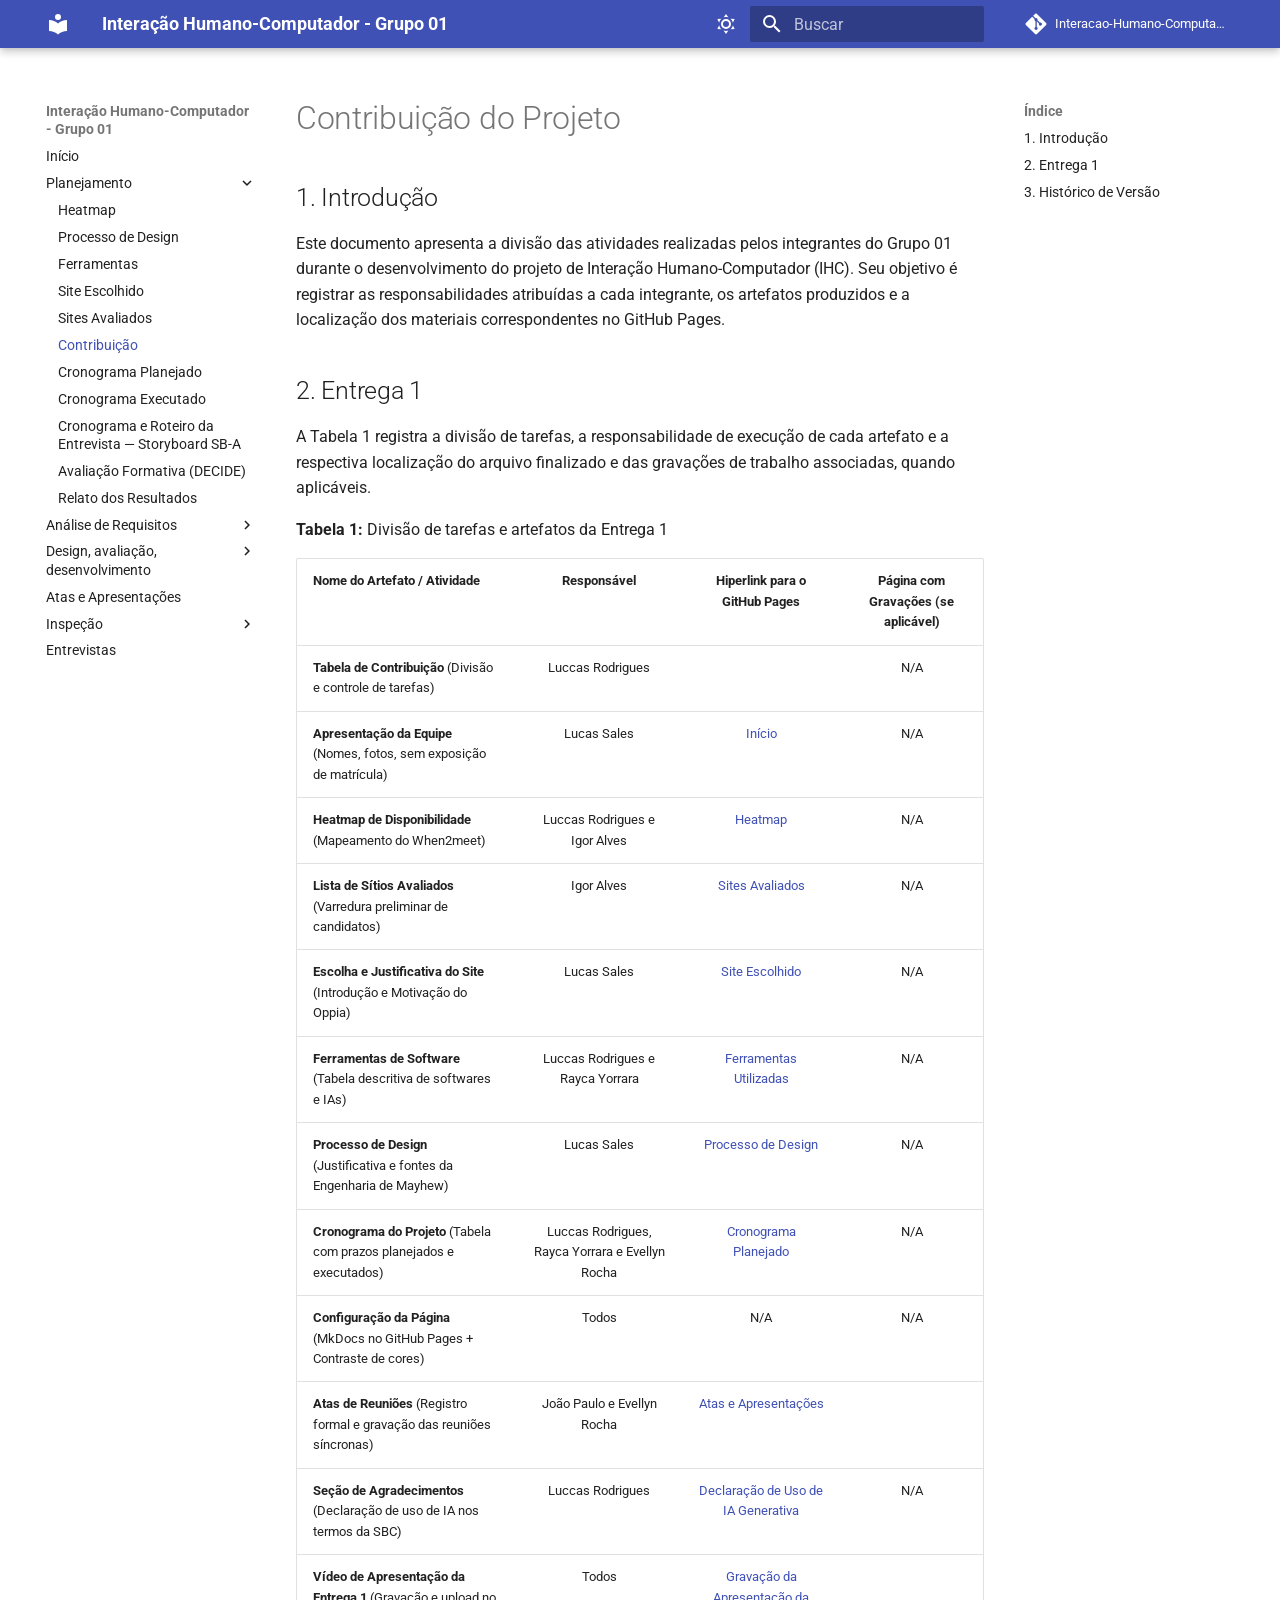
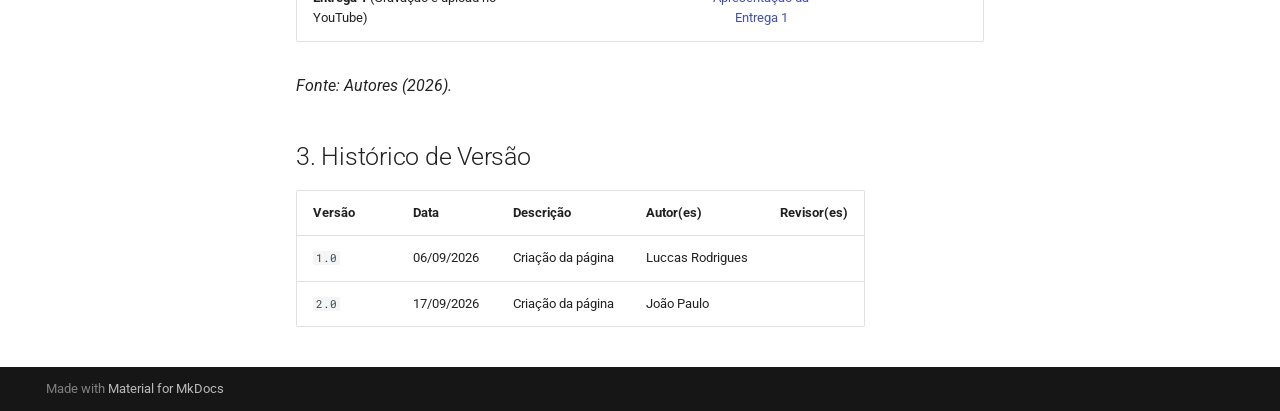
<file: site/planejamento/cronograma/contribuicao/index.html>
<!doctype html>
<html lang="pt" class="no-js">
  <head>
    
      <meta charset="utf-8">
      <meta name="viewport" content="width=device-width,initial-scale=1">
      
        <meta name="description" content="Site do Grupo 01 da disciplina de Interação Humano-Computador">
      
      
        <meta name="author" content="Grupo 01">
      
      
      
        <link rel="prev" href="../../sites_avaliados/">
      
      
        <link rel="next" href="../cronograma_planejado/">
      
      
        
      
      
      <link rel="icon" href="../../../assets/images/favicon.png">
      <meta name="generator" content="mkdocs-1.6.1, mkdocs-material-9.7.7">
    
    
      
        <title>Contribuição - Interação Humano-Computador - Grupo 01</title>
      
    
    
      <link rel="stylesheet" href="../../../assets/stylesheets/main.ec1eaa64.min.css">
      
        
        <link rel="stylesheet" href="../../../assets/stylesheets/palette.ab4e12ef.min.css">
      
      


    
    
      
    
    
      
        
        
        <link rel="preconnect" href="https://fonts.gstatic.com" crossorigin>
        <link rel="stylesheet" href="https://fonts.googleapis.com/css?family=Roboto:300,300i,400,400i,700,700i%7CRoboto+Mono:400,400i,700,700i&display=fallback">
        <style>:root{--md-text-font:"Roboto";--md-code-font:"Roboto Mono"}</style>
      
    
    
    <script>__md_scope=new URL("../../..",location),__md_hash=e=>[...e].reduce(((e,_)=>(e<<5)-e+_.charCodeAt(0)),0),__md_get=(e,_=localStorage,t=__md_scope)=>JSON.parse(_.getItem(t.pathname+"."+e)),__md_set=(e,_,t=localStorage,a=__md_scope)=>{try{t.setItem(a.pathname+"."+e,JSON.stringify(_))}catch(e){}}</script>
    
      

    
    
  </head>
  
  
    
    
      
    
    
    
    
    <body dir="ltr" data-md-color-scheme="default" data-md-color-primary="indigo" data-md-color-accent="indigo">
  
    
    <input class="md-toggle" data-md-toggle="drawer" type="checkbox" id="__drawer" autocomplete="off">
    <input class="md-toggle" data-md-toggle="search" type="checkbox" id="__search" autocomplete="off">
    <label class="md-overlay" for="__drawer"></label>
    <div data-md-component="skip">
      
        
        <a href="#contribuicao-do-projeto" class="md-skip">
          Pular para conteúdo
        </a>
      
    </div>
    <div data-md-component="announce">
      
    </div>
    
    
      

  

<header class="md-header md-header--shadow" data-md-component="header">
  <nav class="md-header__inner md-grid" aria-label="Cabeçalho">
    <a href="../../.." title="Interação Humano-Computador - Grupo 01" class="md-header__button md-logo" aria-label="Interação Humano-Computador - Grupo 01" data-md-component="logo">
      
  
  <svg xmlns="http://www.w3.org/2000/svg" viewBox="0 0 24 24"><path d="M12 8a3 3 0 0 0 3-3 3 3 0 0 0-3-3 3 3 0 0 0-3 3 3 3 0 0 0 3 3m0 3.54C9.64 9.35 6.5 8 3 8v11c3.5 0 6.64 1.35 9 3.54 2.36-2.19 5.5-3.54 9-3.54V8c-3.5 0-6.64 1.35-9 3.54"/></svg>

    </a>
    <label class="md-header__button md-icon" for="__drawer">
      
      <svg xmlns="http://www.w3.org/2000/svg" viewBox="0 0 24 24"><path d="M3 6h18v2H3zm0 5h18v2H3zm0 5h18v2H3z"/></svg>
    </label>
    <div class="md-header__title" data-md-component="header-title">
      <div class="md-header__ellipsis">
        <div class="md-header__topic">
          <span class="md-ellipsis">
            Interação Humano-Computador - Grupo 01
          </span>
        </div>
        <div class="md-header__topic" data-md-component="header-topic">
          <span class="md-ellipsis">
            
              Contribuição
            
          </span>
        </div>
      </div>
    </div>
    
      
        <form class="md-header__option" data-md-component="palette">
  
    
    
    
    <input class="md-option" data-md-color-media="(prefers-color-scheme: light)" data-md-color-scheme="default" data-md-color-primary="indigo" data-md-color-accent="indigo"  aria-label="Modo escuro"  type="radio" name="__palette" id="__palette_0">
    
      <label class="md-header__button md-icon" title="Modo escuro" for="__palette_1" hidden>
        <svg xmlns="http://www.w3.org/2000/svg" viewBox="0 0 24 24"><path d="M12 7a5 5 0 0 1 5 5 5 5 0 0 1-5 5 5 5 0 0 1-5-5 5 5 0 0 1 5-5m0 2a3 3 0 0 0-3 3 3 3 0 0 0 3 3 3 3 0 0 0 3-3 3 3 0 0 0-3-3m0-7 2.39 3.42C13.65 5.15 12.84 5 12 5s-1.65.15-2.39.42zM3.34 7l4.16-.35A7.2 7.2 0 0 0 5.94 8.5c-.44.74-.69 1.5-.83 2.29zm.02 10 1.76-3.77a7.131 7.131 0 0 0 2.38 4.14zM20.65 7l-1.77 3.79a7.02 7.02 0 0 0-2.38-4.15zm-.01 10-4.14.36c.59-.51 1.12-1.14 1.54-1.86.42-.73.69-1.5.83-2.29zM12 22l-2.41-3.44c.74.27 1.55.44 2.41.44.82 0 1.63-.17 2.37-.44z"/></svg>
      </label>
    
  
    
    
    
    <input class="md-option" data-md-color-media="(prefers-color-scheme: dark)" data-md-color-scheme="slate" data-md-color-primary="indigo" data-md-color-accent="indigo"  aria-label="Modo claro"  type="radio" name="__palette" id="__palette_1">
    
      <label class="md-header__button md-icon" title="Modo claro" for="__palette_0" hidden>
        <svg xmlns="http://www.w3.org/2000/svg" viewBox="0 0 24 24"><path d="m17.75 4.09-2.53 1.94.91 3.06-2.63-1.81-2.63 1.81.91-3.06-2.53-1.94L12.44 4l1.06-3 1.06 3zm3.5 6.91-1.64 1.25.59 1.98-1.7-1.17-1.7 1.17.59-1.98L15.75 11l2.06-.05L18.5 9l.69 1.95zm-2.28 4.95c.83-.08 1.72 1.1 1.19 1.85-.32.45-.66.87-1.08 1.27C15.17 23 8.84 23 4.94 19.07c-3.91-3.9-3.91-10.24 0-14.14.4-.4.82-.76 1.27-1.08.75-.53 1.93.36 1.85 1.19-.27 2.86.69 5.83 2.89 8.02a9.96 9.96 0 0 0 8.02 2.89m-1.64 2.02a12.08 12.08 0 0 1-7.8-3.47c-2.17-2.19-3.33-5-3.49-7.82-2.81 3.14-2.7 7.96.31 10.98 3.02 3.01 7.84 3.12 10.98.31"/></svg>
      </label>
    
  
</form>
      
    
    
      <script>var palette=__md_get("__palette");if(palette&&palette.color){if("(prefers-color-scheme)"===palette.color.media){var media=matchMedia("(prefers-color-scheme: light)"),input=document.querySelector(media.matches?"[data-md-color-media='(prefers-color-scheme: light)']":"[data-md-color-media='(prefers-color-scheme: dark)']");palette.color.media=input.getAttribute("data-md-color-media"),palette.color.scheme=input.getAttribute("data-md-color-scheme"),palette.color.primary=input.getAttribute("data-md-color-primary"),palette.color.accent=input.getAttribute("data-md-color-accent")}for(var[key,value]of Object.entries(palette.color))document.body.setAttribute("data-md-color-"+key,value)}</script>
    
    
    
      
      
        <label class="md-header__button md-icon" for="__search">
          
          <svg xmlns="http://www.w3.org/2000/svg" viewBox="0 0 24 24"><path d="M9.5 3A6.5 6.5 0 0 1 16 9.5c0 1.61-.59 3.09-1.56 4.23l.27.27h.79l5 5-1.5 1.5-5-5v-.79l-.27-.27A6.52 6.52 0 0 1 9.5 16 6.5 6.5 0 0 1 3 9.5 6.5 6.5 0 0 1 9.5 3m0 2C7 5 5 7 5 9.5S7 14 9.5 14 14 12 14 9.5 12 5 9.5 5"/></svg>
        </label>
        <div class="md-search" data-md-component="search" role="dialog">
  <label class="md-search__overlay" for="__search"></label>
  <div class="md-search__inner" role="search">
    <form class="md-search__form" name="search">
      <input type="text" class="md-search__input" name="query" aria-label="Buscar" placeholder="Buscar" autocapitalize="off" autocorrect="off" autocomplete="off" spellcheck="false" data-md-component="search-query" required>
      <label class="md-search__icon md-icon" for="__search">
        
        <svg xmlns="http://www.w3.org/2000/svg" viewBox="0 0 24 24"><path d="M9.5 3A6.5 6.5 0 0 1 16 9.5c0 1.61-.59 3.09-1.56 4.23l.27.27h.79l5 5-1.5 1.5-5-5v-.79l-.27-.27A6.52 6.52 0 0 1 9.5 16 6.5 6.5 0 0 1 3 9.5 6.5 6.5 0 0 1 9.5 3m0 2C7 5 5 7 5 9.5S7 14 9.5 14 14 12 14 9.5 12 5 9.5 5"/></svg>
        
        <svg xmlns="http://www.w3.org/2000/svg" viewBox="0 0 24 24"><path d="M20 11v2H8l5.5 5.5-1.42 1.42L4.16 12l7.92-7.92L13.5 5.5 8 11z"/></svg>
      </label>
      <nav class="md-search__options" aria-label="Pesquisar">
        
        <button type="reset" class="md-search__icon md-icon" title="Limpar" aria-label="Limpar" tabindex="-1">
          
          <svg xmlns="http://www.w3.org/2000/svg" viewBox="0 0 24 24"><path d="M19 6.41 17.59 5 12 10.59 6.41 5 5 6.41 10.59 12 5 17.59 6.41 19 12 13.41 17.59 19 19 17.59 13.41 12z"/></svg>
        </button>
      </nav>
      
    </form>
    <div class="md-search__output">
      <div class="md-search__scrollwrap" tabindex="0" data-md-scrollfix>
        <div class="md-search-result" data-md-component="search-result">
          <div class="md-search-result__meta">
            Inicializando busca
          </div>
          <ol class="md-search-result__list" role="presentation"></ol>
        </div>
      </div>
    </div>
  </div>
</div>
      
    
    
      <div class="md-header__source">
        <a href="https://github.com/Interacao-Humano-Computador/2026.2-Grupo01" title="Ir para repositório" class="md-source" data-md-component="source">
  <div class="md-source__icon md-icon">
    
    <svg xmlns="http://www.w3.org/2000/svg" viewBox="0 0 448 512"><!--! Font Awesome Free 7.1.0 by @fontawesome - https://fontawesome.com License - https://fontawesome.com/license/free (Icons: CC BY 4.0, Fonts: SIL OFL 1.1, Code: MIT License) Copyright 2025 Fonticons, Inc.--><path d="M439.6 236.1 244 40.5c-5.4-5.5-12.8-8.5-20.4-8.5s-15 3-20.4 8.4L162.5 81l51.5 51.5c27.1-9.1 52.7 16.8 43.4 43.7l49.7 49.7c34.2-11.8 61.2 31 35.5 56.7-26.5 26.5-70.2-2.9-56-37.3L240.3 199v121.9c25.3 12.5 22.3 41.8 9.1 55-6.4 6.4-15.2 10.1-24.3 10.1s-17.8-3.6-24.3-10.1c-17.6-17.6-11.1-46.9 11.2-56v-123c-20.8-8.5-24.6-30.7-18.6-45L142.6 101 8.5 235.1C3 240.6 0 247.9 0 255.5s3 15 8.5 20.4l195.6 195.7c5.4 5.4 12.7 8.4 20.4 8.4s15-3 20.4-8.4l194.7-194.7c5.4-5.4 8.4-12.8 8.4-20.4s-3-15-8.4-20.4"/></svg>
  </div>
  <div class="md-source__repository">
    Interacao-Humano-Computador/2026.2-Grupo01
  </div>
</a>
      </div>
    
  </nav>
  
</header>
    
    <div class="md-container" data-md-component="container">
      
      
        
          
        
      
      <main class="md-main" data-md-component="main">
        <div class="md-main__inner md-grid">
          
            
              
              <div class="md-sidebar md-sidebar--primary" data-md-component="sidebar" data-md-type="navigation" >
                <div class="md-sidebar__scrollwrap">
                  <div class="md-sidebar__inner">
                    



<nav class="md-nav md-nav--primary" aria-label="Navegação" data-md-level="0">
  <label class="md-nav__title" for="__drawer">
    <a href="../../.." title="Interação Humano-Computador - Grupo 01" class="md-nav__button md-logo" aria-label="Interação Humano-Computador - Grupo 01" data-md-component="logo">
      
  
  <svg xmlns="http://www.w3.org/2000/svg" viewBox="0 0 24 24"><path d="M12 8a3 3 0 0 0 3-3 3 3 0 0 0-3-3 3 3 0 0 0-3 3 3 3 0 0 0 3 3m0 3.54C9.64 9.35 6.5 8 3 8v11c3.5 0 6.64 1.35 9 3.54 2.36-2.19 5.5-3.54 9-3.54V8c-3.5 0-6.64 1.35-9 3.54"/></svg>

    </a>
    Interação Humano-Computador - Grupo 01
  </label>
  
    <div class="md-nav__source">
      <a href="https://github.com/Interacao-Humano-Computador/2026.2-Grupo01" title="Ir para repositório" class="md-source" data-md-component="source">
  <div class="md-source__icon md-icon">
    
    <svg xmlns="http://www.w3.org/2000/svg" viewBox="0 0 448 512"><!--! Font Awesome Free 7.1.0 by @fontawesome - https://fontawesome.com License - https://fontawesome.com/license/free (Icons: CC BY 4.0, Fonts: SIL OFL 1.1, Code: MIT License) Copyright 2025 Fonticons, Inc.--><path d="M439.6 236.1 244 40.5c-5.4-5.5-12.8-8.5-20.4-8.5s-15 3-20.4 8.4L162.5 81l51.5 51.5c27.1-9.1 52.7 16.8 43.4 43.7l49.7 49.7c34.2-11.8 61.2 31 35.5 56.7-26.5 26.5-70.2-2.9-56-37.3L240.3 199v121.9c25.3 12.5 22.3 41.8 9.1 55-6.4 6.4-15.2 10.1-24.3 10.1s-17.8-3.6-24.3-10.1c-17.6-17.6-11.1-46.9 11.2-56v-123c-20.8-8.5-24.6-30.7-18.6-45L142.6 101 8.5 235.1C3 240.6 0 247.9 0 255.5s3 15 8.5 20.4l195.6 195.7c5.4 5.4 12.7 8.4 20.4 8.4s15-3 20.4-8.4l194.7-194.7c5.4-5.4 8.4-12.8 8.4-20.4s-3-15-8.4-20.4"/></svg>
  </div>
  <div class="md-source__repository">
    Interacao-Humano-Computador/2026.2-Grupo01
  </div>
</a>
    </div>
  
  <ul class="md-nav__list" data-md-scrollfix>
    
      
      
  
  
  
  
    <li class="md-nav__item">
      <a href="../../.." class="md-nav__link">
        
  
  
  <span class="md-ellipsis">
    
  
    Início
  

    
  </span>
  
  

      </a>
    </li>
  

    
      
      
  
  
    
  
  
  
    
    
    
    
    
    <li class="md-nav__item md-nav__item--active md-nav__item--nested">
      
        
        
        <input class="md-nav__toggle md-toggle " type="checkbox" id="__nav_2" checked>
        
          
          <label class="md-nav__link" for="__nav_2" id="__nav_2_label" tabindex="0">
            
  
  
  <span class="md-ellipsis">
    
  
    Planejamento
  

    
  </span>
  
  

            <span class="md-nav__icon md-icon"></span>
          </label>
        
        <nav class="md-nav" data-md-level="1" aria-labelledby="__nav_2_label" aria-expanded="true">
          <label class="md-nav__title" for="__nav_2">
            <span class="md-nav__icon md-icon"></span>
            
  
    Planejamento
  

          </label>
          <ul class="md-nav__list" data-md-scrollfix>
            
              
                
  
  
  
  
    <li class="md-nav__item">
      <a href="../../heatmap/" class="md-nav__link">
        
  
  
  <span class="md-ellipsis">
    
  
    Heatmap
  

    
  </span>
  
  

      </a>
    </li>
  

              
            
              
                
  
  
  
  
    <li class="md-nav__item">
      <a href="../../processo_de_design/" class="md-nav__link">
        
  
  
  <span class="md-ellipsis">
    
  
    Processo de Design
  

    
  </span>
  
  

      </a>
    </li>
  

              
            
              
                
  
  
  
  
    <li class="md-nav__item">
      <a href="../../ferramentas/" class="md-nav__link">
        
  
  
  <span class="md-ellipsis">
    
  
    Ferramentas
  

    
  </span>
  
  

      </a>
    </li>
  

              
            
              
                
  
  
  
  
    <li class="md-nav__item">
      <a href="../../site_escolhido/" class="md-nav__link">
        
  
  
  <span class="md-ellipsis">
    
  
    Site Escolhido
  

    
  </span>
  
  

      </a>
    </li>
  

              
            
              
                
  
  
  
  
    <li class="md-nav__item">
      <a href="../../sites_avaliados/" class="md-nav__link">
        
  
  
  <span class="md-ellipsis">
    
  
    Sites Avaliados
  

    
  </span>
  
  

      </a>
    </li>
  

              
            
              
                
  
  
    
  
  
  
    <li class="md-nav__item md-nav__item--active">
      
      <input class="md-nav__toggle md-toggle" type="checkbox" id="__toc">
      
      
        
      
      
        <label class="md-nav__link md-nav__link--active" for="__toc">
          
  
  
  <span class="md-ellipsis">
    
  
    Contribuição
  

    
  </span>
  
  

          <span class="md-nav__icon md-icon"></span>
        </label>
      
      <a href="./" class="md-nav__link md-nav__link--active">
        
  
  
  <span class="md-ellipsis">
    
  
    Contribuição
  

    
  </span>
  
  

      </a>
      
        

<nav class="md-nav md-nav--secondary" aria-label="Índice">
  
  
  
    
  
  
    <label class="md-nav__title" for="__toc">
      <span class="md-nav__icon md-icon"></span>
      Índice
    </label>
    <ul class="md-nav__list" data-md-component="toc" data-md-scrollfix>
      
        <li class="md-nav__item">
  <a href="#1-introducao" class="md-nav__link">
    <span class="md-ellipsis">
      
        1. Introdução
      
    </span>
  </a>
  
</li>
      
        <li class="md-nav__item">
  <a href="#2-entrega-1" class="md-nav__link">
    <span class="md-ellipsis">
      
        2. Entrega 1
      
    </span>
  </a>
  
</li>
      
        <li class="md-nav__item">
  <a href="#3-historico-de-versao" class="md-nav__link">
    <span class="md-ellipsis">
      
        3. Histórico de Versão
      
    </span>
  </a>
  
</li>
      
    </ul>
  
</nav>
      
    </li>
  

              
            
              
                
  
  
  
  
    <li class="md-nav__item">
      <a href="../cronograma_planejado/" class="md-nav__link">
        
  
  
  <span class="md-ellipsis">
    
  
    Cronograma Planejado
  

    
  </span>
  
  

      </a>
    </li>
  

              
            
              
                
  
  
  
  
    <li class="md-nav__item">
      <a href="../cronograma_executado/" class="md-nav__link">
        
  
  
  <span class="md-ellipsis">
    
  
    Cronograma Executado
  

    
  </span>
  
  

      </a>
    </li>
  

              
            
              
                
  
  
  
  
    <li class="md-nav__item">
      <a href="../Cronograma%20e%20Roteiro%20da%20Entrevista%20%E2%80%94%20Storyboard%20SB-A/" class="md-nav__link">
        
  
  
  <span class="md-ellipsis">
    
  
    Cronograma e Roteiro da Entrevista — Storyboard SB-A
  

    
  </span>
  
  

      </a>
    </li>
  

              
            
              
                
  
  
  
  
    <li class="md-nav__item">
      <a href="../../planejamento_avaliacao_decide/" class="md-nav__link">
        
  
  
  <span class="md-ellipsis">
    
  
    Avaliação Formativa (DECIDE)
  

    
  </span>
  
  

      </a>
    </li>
  

              
            
              
                
  
  
  
  
    <li class="md-nav__item">
      <a href="../../planejamento_relato_resultados/" class="md-nav__link">
        
  
  
  <span class="md-ellipsis">
    
  
    Relato dos Resultados
  

    
  </span>
  
  

      </a>
    </li>
  

              
            
          </ul>
        </nav>
      
    </li>
  

    
      
      
  
  
  
  
    
    
    
    
    
    <li class="md-nav__item md-nav__item--nested">
      
        
        
        <input class="md-nav__toggle md-toggle " type="checkbox" id="__nav_3" >
        
          
          <label class="md-nav__link" for="__nav_3" id="__nav_3_label" tabindex="0">
            
  
  
  <span class="md-ellipsis">
    
  
    Análise de Requisitos
  

    
  </span>
  
  

            <span class="md-nav__icon md-icon"></span>
          </label>
        
        <nav class="md-nav" data-md-level="1" aria-labelledby="__nav_3_label" aria-expanded="false">
          <label class="md-nav__title" for="__nav_3">
            <span class="md-nav__icon md-icon"></span>
            
  
    Análise de Requisitos
  

          </label>
          <ul class="md-nav__list" data-md-scrollfix>
            
              
                
  
  
  
  
    <li class="md-nav__item">
      <a href="../../../analise_de_requisitos/coleta_de_dados/" class="md-nav__link">
        
  
  
  <span class="md-ellipsis">
    
  
    Coleta de dados
  

    
  </span>
  
  

      </a>
    </li>
  

              
            
              
                
  
  
  
  
    <li class="md-nav__item">
      <a href="../../../analise_de_requisitos/perfil_usuarios/" class="md-nav__link">
        
  
  
  <span class="md-ellipsis">
    
  
    Perfil de usuário
  

    
  </span>
  
  

      </a>
    </li>
  

              
            
              
                
  
  
  
  
    <li class="md-nav__item">
      <a href="../../../analise_de_requisitos/personas/" class="md-nav__link">
        
  
  
  <span class="md-ellipsis">
    
  
    Personas
  

    
  </span>
  
  

      </a>
    </li>
  

              
            
              
                
  
  
  
  
    <li class="md-nav__item">
      <a href="../../../analise_de_requisitos/cenarios/" class="md-nav__link">
        
  
  
  <span class="md-ellipsis">
    
  
    Cenários
  

    
  </span>
  
  

      </a>
    </li>
  

              
            
              
                
  
  
  
  
    
    
    
    
    
    <li class="md-nav__item md-nav__item--nested">
      
        
        
        <input class="md-nav__toggle md-toggle " type="checkbox" id="__nav_3_5" >
        
          
          <label class="md-nav__link" for="__nav_3_5" id="__nav_3_5_label" tabindex="0">
            
  
  
  <span class="md-ellipsis">
    
  
    Evellyn Rocha
  

    
  </span>
  
  

            <span class="md-nav__icon md-icon"></span>
          </label>
        
        <nav class="md-nav" data-md-level="2" aria-labelledby="__nav_3_5_label" aria-expanded="false">
          <label class="md-nav__title" for="__nav_3_5">
            <span class="md-nav__icon md-icon"></span>
            
  
    Evellyn Rocha
  

          </label>
          <ul class="md-nav__list" data-md-scrollfix>
            
              
                
  
  
  
  
    <li class="md-nav__item">
      <a href="../../../analise_de_requisitos/analise_de_tarefas/Evellyn%20Rocha/Cen%C3%A1rios_evellyn/" class="md-nav__link">
        
  
  
  <span class="md-ellipsis">
    
  
    Cenários
  

    
  </span>
  
  

      </a>
    </li>
  

              
            
              
                
  
  
  
  
    <li class="md-nav__item">
      <a href="../../../analise_de_requisitos/analise_de_tarefas/Evellyn%20Rocha/Coleta_evellyn/" class="md-nav__link">
        
  
  
  <span class="md-ellipsis">
    
  
    Coleta
  

    
  </span>
  
  

      </a>
    </li>
  

              
            
              
                
  
  
  
  
    <li class="md-nav__item">
      <a href="../../../analise_de_requisitos/analise_de_tarefas/Evellyn%20Rocha/Perfil_Usuario_evellyn/" class="md-nav__link">
        
  
  
  <span class="md-ellipsis">
    
  
    Perfil de usuário
  

    
  </span>
  
  

      </a>
    </li>
  

              
            
              
                
  
  
  
  
    <li class="md-nav__item">
      <a href="../../../analise_de_requisitos/analise_de_tarefas/Evellyn%20Rocha/Personas_evellyn/" class="md-nav__link">
        
  
  
  <span class="md-ellipsis">
    
  
    Personas
  

    
  </span>
  
  

      </a>
    </li>
  

              
            
              
                
  
  
  
  
    <li class="md-nav__item">
      <a href="../../../analise_de_requisitos/analise_de_tarefas/Evellyn%20Rocha/ctt_evellyn/" class="md-nav__link">
        
  
  
  <span class="md-ellipsis">
    
  
    Árvores de Tarefas Concorrentes (CTT)
  

    
  </span>
  
  

      </a>
    </li>
  

              
            
              
                
  
  
  
  
    <li class="md-nav__item">
      <a href="../../../analise_de_requisitos/analise_de_tarefas/Evellyn%20Rocha/hta_evellyn/" class="md-nav__link">
        
  
  
  <span class="md-ellipsis">
    
  
    Análise Hierárquica de Tarefas (HTA)
  

    
  </span>
  
  

      </a>
    </li>
  

              
            
          </ul>
        </nav>
      
    </li>
  

              
            
              
                
  
  
  
  
    
    
    
    
    
    <li class="md-nav__item md-nav__item--nested">
      
        
        
        <input class="md-nav__toggle md-toggle " type="checkbox" id="__nav_3_6" >
        
          
          <label class="md-nav__link" for="__nav_3_6" id="__nav_3_6_label" tabindex="0">
            
  
  
  <span class="md-ellipsis">
    
  
    Análise de Tarefas
  

    
  </span>
  
  

            <span class="md-nav__icon md-icon"></span>
          </label>
        
        <nav class="md-nav" data-md-level="2" aria-labelledby="__nav_3_6_label" aria-expanded="false">
          <label class="md-nav__title" for="__nav_3_6">
            <span class="md-nav__icon md-icon"></span>
            
  
    Análise de Tarefas
  

          </label>
          <ul class="md-nav__list" data-md-scrollfix>
            
              
                
  
  
  
  
    <li class="md-nav__item">
      <a href="../../../analise_de_requisitos/analise_de_tarefas/hta/" class="md-nav__link">
        
  
  
  <span class="md-ellipsis">
    
  
    Análise Hierárquica de Tarefas
  

    
  </span>
  
  

      </a>
    </li>
  

              
            
              
                
  
  
  
  
    <li class="md-nav__item">
      <a href="../../../analise_de_requisitos/analise_de_tarefas/Joao_Paulo/hta/" class="md-nav__link">
        
  
  
  <span class="md-ellipsis">
    
  
    Análise Hierárquica de Tarefas - João Paulo
  

    
  </span>
  
  

      </a>
    </li>
  

              
            
              
                
  
  
  
  
    <li class="md-nav__item">
      <a href="../../../analise_de_requisitos/analise_de_tarefas/ctt/" class="md-nav__link">
        
  
  
  <span class="md-ellipsis">
    
  
    Árvores de Tarefas Concorrentes
  

    
  </span>
  
  

      </a>
    </li>
  

              
            
              
                
  
  
  
  
    <li class="md-nav__item">
      <a href="../../../analise_de_requisitos/analise_de_tarefas/Joao_Paulo/ctt/" class="md-nav__link">
        
  
  
  <span class="md-ellipsis">
    
  
    Árvores de Tarefas Concorrentes - João Paulo
  

    
  </span>
  
  

      </a>
    </li>
  

              
            
          </ul>
        </nav>
      
    </li>
  

              
            
              
                
  
  
  
  
    <li class="md-nav__item">
      <a href="../../../analise_de_requisitos/principios_gerais/" class="md-nav__link">
        
  
  
  <span class="md-ellipsis">
    
  
    Princípios Gerais do projeto
  

    
  </span>
  
  

      </a>
    </li>
  

              
            
              
                
  
  
  
  
    <li class="md-nav__item">
      <a href="../../../analise_de_requisitos/caracteristicas_gerais/" class="md-nav__link">
        
  
  
  <span class="md-ellipsis">
    
  
    Características Gerais
  

    
  </span>
  
  

      </a>
    </li>
  

              
            
              
                
  
  
  
  
    <li class="md-nav__item">
      <a href="../../../analise_de_requisitos/guia_estilo/" class="md-nav__link">
        
  
  
  <span class="md-ellipsis">
    
  
    Guia de Estilo
  

    
  </span>
  
  

      </a>
    </li>
  

              
            
              
                
  
  
  
  
    <li class="md-nav__item">
      <a href="../../../analise_de_requisitos/metas_usabilidade/" class="md-nav__link">
        
  
  
  <span class="md-ellipsis">
    
  
    Metas de usabilidade
  

    
  </span>
  
  

      </a>
    </li>
  

              
            
          </ul>
        </nav>
      
    </li>
  

    
      
      
  
  
  
  
    
    
    
    
    
    <li class="md-nav__item md-nav__item--nested">
      
        
        
        <input class="md-nav__toggle md-toggle " type="checkbox" id="__nav_4" >
        
          
          <label class="md-nav__link" for="__nav_4" id="__nav_4_label" tabindex="0">
            
  
  
  <span class="md-ellipsis">
    
  
    Design, avaliação, desenvolvimento
  

    
  </span>
  
  

            <span class="md-nav__icon md-icon"></span>
          </label>
        
        <nav class="md-nav" data-md-level="1" aria-labelledby="__nav_4_label" aria-expanded="false">
          <label class="md-nav__title" for="__nav_4">
            <span class="md-nav__icon md-icon"></span>
            
  
    Design, avaliação, desenvolvimento
  

          </label>
          <ul class="md-nav__list" data-md-scrollfix>
            
              
                
  
  
  
  
    
    
    
    
    
    <li class="md-nav__item md-nav__item--nested">
      
        
        
        <input class="md-nav__toggle md-toggle " type="checkbox" id="__nav_4_1" >
        
          
          <label class="md-nav__link" for="__nav_4_1" id="__nav_4_1_label" tabindex="0">
            
  
  
  <span class="md-ellipsis">
    
  
    Nível 1
  

    
  </span>
  
  

            <span class="md-nav__icon md-icon"></span>
          </label>
        
        <nav class="md-nav" data-md-level="2" aria-labelledby="__nav_4_1_label" aria-expanded="false">
          <label class="md-nav__title" for="__nav_4_1">
            <span class="md-nav__icon md-icon"></span>
            
  
    Nível 1
  

          </label>
          <ul class="md-nav__list" data-md-scrollfix>
            
              
                
  
  
  
  
    
    
    
    
    
    <li class="md-nav__item md-nav__item--nested">
      
        
        
        <input class="md-nav__toggle md-toggle " type="checkbox" id="__nav_4_1_1" >
        
          
          <label class="md-nav__link" for="__nav_4_1_1" id="__nav_4_1_1_label" tabindex="0">
            
  
  
  <span class="md-ellipsis">
    
  
    Storyboard
  

    
  </span>
  
  

            <span class="md-nav__icon md-icon"></span>
          </label>
        
        <nav class="md-nav" data-md-level="3" aria-labelledby="__nav_4_1_1_label" aria-expanded="false">
          <label class="md-nav__title" for="__nav_4_1_1">
            <span class="md-nav__icon md-icon"></span>
            
  
    Storyboard
  

          </label>
          <ul class="md-nav__list" data-md-scrollfix>
            
              
                
  
  
  
  
    <li class="md-nav__item">
      <a href="../../storyboard/planejamento_avaliacao_storyboard/" class="md-nav__link">
        
  
  
  <span class="md-ellipsis">
    
  
    Planejamento da avaliação
  

    
  </span>
  
  

      </a>
    </li>
  

              
            
              
                
  
  
  
  
    <li class="md-nav__item">
      <a href="../../storyboard/planejamento_relato_resultados_storyboard/" class="md-nav__link">
        
  
  
  <span class="md-ellipsis">
    
  
    Planejamento do relato dos resultados
  

    
  </span>
  
  

      </a>
    </li>
  

              
            
              
                
  
  
  
  
    <li class="md-nav__item">
      <a href="../../../design_avaliacao_desenvolvimento/nivel_1/storyboard/relato_resultados_storyboard/" class="md-nav__link">
        
  
  
  <span class="md-ellipsis">
    
  
    Relato dos resultados
  

    
  </span>
  
  

      </a>
    </li>
  

              
            
              
                
  
  
  
  
    <li class="md-nav__item">
      <a href="../../../design_avaliacao_desenvolvimento/nivel_1/storyboard/relato_resultado_storyboard_evellyn/" class="md-nav__link">
        
  
  
  <span class="md-ellipsis">
    
  
    Relato dos resultados Evellyn
  

    
  </span>
  
  

      </a>
    </li>
  

              
            
              
                
  
  
  
  
    
    
    
    
    
    <li class="md-nav__item md-nav__item--nested">
      
        
        
        <input class="md-nav__toggle md-toggle " type="checkbox" id="__nav_4_1_1_5" >
        
          
          <label class="md-nav__link" for="__nav_4_1_1_5" id="__nav_4_1_1_5_label" tabindex="0">
            
  
  
  <span class="md-ellipsis">
    
  
    João Paulo
  

    
  </span>
  
  

            <span class="md-nav__icon md-icon"></span>
          </label>
        
        <nav class="md-nav" data-md-level="4" aria-labelledby="__nav_4_1_1_5_label" aria-expanded="false">
          <label class="md-nav__title" for="__nav_4_1_1_5">
            <span class="md-nav__icon md-icon"></span>
            
  
    João Paulo
  

          </label>
          <ul class="md-nav__list" data-md-scrollfix>
            
              
                
  
  
  
  
    <li class="md-nav__item">
      <a href="../../../design_avaliacao_desenvolvimento/nivel_1/storyboard/Joao_Paulo/planejamento_storyboard_joao_paulo/" class="md-nav__link">
        
  
  
  <span class="md-ellipsis">
    
  
    Planejamento da avaliação
  

    
  </span>
  
  

      </a>
    </li>
  

              
            
              
                
  
  
  
  
    <li class="md-nav__item">
      <a href="../../../design_avaliacao_desenvolvimento/nivel_1/storyboard/Joao_Paulo/relato_storyboard_joao_paulo/" class="md-nav__link">
        
  
  
  <span class="md-ellipsis">
    
  
    Relato dos resultados
  

    
  </span>
  
  

      </a>
    </li>
  

              
            
          </ul>
        </nav>
      
    </li>
  

              
            
          </ul>
        </nav>
      
    </li>
  

              
            
              
                
  
  
  
  
    
    
    
    
    
    <li class="md-nav__item md-nav__item--nested">
      
        
        
        <input class="md-nav__toggle md-toggle " type="checkbox" id="__nav_4_1_2" >
        
          
          <label class="md-nav__link" for="__nav_4_1_2" id="__nav_4_1_2_label" tabindex="0">
            
  
  
  <span class="md-ellipsis">
    
  
    Análise de tarefas
  

    
  </span>
  
  

            <span class="md-nav__icon md-icon"></span>
          </label>
        
        <nav class="md-nav" data-md-level="3" aria-labelledby="__nav_4_1_2_label" aria-expanded="false">
          <label class="md-nav__title" for="__nav_4_1_2">
            <span class="md-nav__icon md-icon"></span>
            
  
    Análise de tarefas
  

          </label>
          <ul class="md-nav__list" data-md-scrollfix>
            
              
                
  
  
  
  
    <li class="md-nav__item">
      <a href="../../planejamento_avaliacao_decide/" class="md-nav__link">
        
  
  
  <span class="md-ellipsis">
    
  
    Avaliação Formativa (DECIDE)
  

    
  </span>
  
  

      </a>
    </li>
  

              
            
              
                
  
  
  
  
    <li class="md-nav__item">
      <a href="../../planejamento_relato_resultados/" class="md-nav__link">
        
  
  
  <span class="md-ellipsis">
    
  
    Relato dos Resultados
  

    
  </span>
  
  

      </a>
    </li>
  

              
            
              
                
  
  
  
  
    <li class="md-nav__item">
      <a href="../../../design_avaliacao_desenvolvimento/nivel_1/analise_tarefas/relato_resultados_analise_tarefas/" class="md-nav__link">
        
  
  
  <span class="md-ellipsis">
    
  
    Relato dos resultados
  

    
  </span>
  
  

      </a>
    </li>
  

              
            
              
                
  
  
  
  
    <li class="md-nav__item">
      <a href="../../../design_avaliacao_desenvolvimento/nivel_1/analise_tarefas/relato-resultado-evellyn/" class="md-nav__link">
        
  
  
  <span class="md-ellipsis">
    
  
    Relato de resultados Evellyn
  

    
  </span>
  
  

      </a>
    </li>
  

              
            
              
                
  
  
  
  
    
    
    
    
    
    <li class="md-nav__item md-nav__item--nested">
      
        
        
        <input class="md-nav__toggle md-toggle " type="checkbox" id="__nav_4_1_2_5" >
        
          
          <label class="md-nav__link" for="__nav_4_1_2_5" id="__nav_4_1_2_5_label" tabindex="0">
            
  
  
  <span class="md-ellipsis">
    
  
    João Paulo
  

    
  </span>
  
  

            <span class="md-nav__icon md-icon"></span>
          </label>
        
        <nav class="md-nav" data-md-level="4" aria-labelledby="__nav_4_1_2_5_label" aria-expanded="false">
          <label class="md-nav__title" for="__nav_4_1_2_5">
            <span class="md-nav__icon md-icon"></span>
            
  
    João Paulo
  

          </label>
          <ul class="md-nav__list" data-md-scrollfix>
            
              
                
  
  
  
  
    <li class="md-nav__item">
      <a href="../../../design_avaliacao_desenvolvimento/nivel_1/analise_tarefas/Joao_Paulo/planejamento_analise_tarefas_joao_paulo/" class="md-nav__link">
        
  
  
  <span class="md-ellipsis">
    
  
    Planejamento da avaliação
  

    
  </span>
  
  

      </a>
    </li>
  

              
            
              
                
  
  
  
  
    <li class="md-nav__item">
      <a href="../../../design_avaliacao_desenvolvimento/nivel_1/analise_tarefas/Joao_Paulo/planejamento_relato_analise_tarefas_joao_paulo/" class="md-nav__link">
        
  
  
  <span class="md-ellipsis">
    
  
    Planejamento do relato de resultados
  

    
  </span>
  
  

      </a>
    </li>
  

              
            
              
                
  
  
  
  
    <li class="md-nav__item">
      <a href="../../../design_avaliacao_desenvolvimento/nivel_1/analise_tarefas/Joao_Paulo/relato_analise_tarefas_joao_paulo/" class="md-nav__link">
        
  
  
  <span class="md-ellipsis">
    
  
    Relato dos resultados
  

    
  </span>
  
  

      </a>
    </li>
  

              
            
          </ul>
        </nav>
      
    </li>
  

              
            
          </ul>
        </nav>
      
    </li>
  

              
            
          </ul>
        </nav>
      
    </li>
  

              
            
              
                
  
  
  
  
    
    
    
    
    
    <li class="md-nav__item md-nav__item--nested">
      
        
        
        <input class="md-nav__toggle md-toggle " type="checkbox" id="__nav_4_2" >
        
          
          <label class="md-nav__link" for="__nav_4_2" id="__nav_4_2_label" tabindex="0">
            
  
  
  <span class="md-ellipsis">
    
  
    Nível 2
  

    
  </span>
  
  

            <span class="md-nav__icon md-icon"></span>
          </label>
        
        <nav class="md-nav" data-md-level="2" aria-labelledby="__nav_4_2_label" aria-expanded="false">
          <label class="md-nav__title" for="__nav_4_2">
            <span class="md-nav__icon md-icon"></span>
            
  
    Nível 2
  

          </label>
          <ul class="md-nav__list" data-md-scrollfix>
            
              
                
  
  
  
  
    
    
    
    
    
    <li class="md-nav__item md-nav__item--nested">
      
        
        
        <input class="md-nav__toggle md-toggle " type="checkbox" id="__nav_4_2_1" >
        
          
          <label class="md-nav__link" for="__nav_4_2_1" id="__nav_4_2_1_label" tabindex="0">
            
  
  
  <span class="md-ellipsis">
    
  
    Protótipo de papel
  

    
  </span>
  
  

            <span class="md-nav__icon md-icon"></span>
          </label>
        
        <nav class="md-nav" data-md-level="3" aria-labelledby="__nav_4_2_1_label" aria-expanded="false">
          <label class="md-nav__title" for="__nav_4_2_1">
            <span class="md-nav__icon md-icon"></span>
            
  
    Protótipo de papel
  

          </label>
          <ul class="md-nav__list" data-md-scrollfix>
            
              
                
  
  
  
  
    <li class="md-nav__item">
      <a href="../../../design_avaliacao_desenvolvimento/nivel_2/prototipo_papel/planejamento_prototipo_papel/" class="md-nav__link">
        
  
  
  <span class="md-ellipsis">
    
  
    Planejamento da avaliação
  

    
  </span>
  
  

      </a>
    </li>
  

              
            
              
                
  
  
  
  
    <li class="md-nav__item">
      <a href="../../../design_avaliacao_desenvolvimento/nivel_2/prototipo_papel/planejamento_relato_prototipo_papel/" class="md-nav__link">
        
  
  
  <span class="md-ellipsis">
    
  
    Planejamento do relato de resultados
  

    
  </span>
  
  

      </a>
    </li>
  

              
            
              
                
  
  
  
  
    <li class="md-nav__item">
      <a href="../../../design_avaliacao_desenvolvimento/nivel_2/prototipo_papel/planejamento_prototipo_papel_evellyn/" class="md-nav__link">
        
  
  
  <span class="md-ellipsis">
    
  
    Planejamento do protótipo de papel Evellyn
  

    
  </span>
  
  

      </a>
    </li>
  

              
            
              
                
  
  
  
  
    <li class="md-nav__item">
      <a href="../../../design_avaliacao_desenvolvimento/nivel_2/prototipo_papel/resultados_prototipo_papel/" class="md-nav__link">
        
  
  
  <span class="md-ellipsis">
    
  
    Relato dos resultados
  

    
  </span>
  
  

      </a>
    </li>
  

              
            
              
                
  
  
  
  
    <li class="md-nav__item">
      <a href="../../../design_avaliacao_desenvolvimento/nivel_2/resultados_prototipo_papel_evellyn/" class="md-nav__link">
        
  
  
  <span class="md-ellipsis">
    
  
    Relato dos resultados Evellyn
  

    
  </span>
  
  

      </a>
    </li>
  

              
            
              
                
  
  
  
  
    
    
    
    
    
    <li class="md-nav__item md-nav__item--nested">
      
        
        
        <input class="md-nav__toggle md-toggle " type="checkbox" id="__nav_4_2_1_6" >
        
          
          <label class="md-nav__link" for="__nav_4_2_1_6" id="__nav_4_2_1_6_label" tabindex="0">
            
  
  
  <span class="md-ellipsis">
    
  
    João Paulo
  

    
  </span>
  
  

            <span class="md-nav__icon md-icon"></span>
          </label>
        
        <nav class="md-nav" data-md-level="4" aria-labelledby="__nav_4_2_1_6_label" aria-expanded="false">
          <label class="md-nav__title" for="__nav_4_2_1_6">
            <span class="md-nav__icon md-icon"></span>
            
  
    João Paulo
  

          </label>
          <ul class="md-nav__list" data-md-scrollfix>
            
              
                
  
  
  
  
    <li class="md-nav__item">
      <a href="../../../design_avaliacao_desenvolvimento/nivel_2/prototipo_papel/Joao_Paulo/planejamento_prototipo_papel_joao_paulo/" class="md-nav__link">
        
  
  
  <span class="md-ellipsis">
    
  
    Planejamento da avaliação
  

    
  </span>
  
  

      </a>
    </li>
  

              
            
              
                
  
  
  
  
    <li class="md-nav__item">
      <a href="../../../design_avaliacao_desenvolvimento/nivel_2/prototipo_papel/Joao_Paulo/planejamento_relato_prototipo_papel_joao_paulo/" class="md-nav__link">
        
  
  
  <span class="md-ellipsis">
    
  
    Planejamento do relato de resultados
  

    
  </span>
  
  

      </a>
    </li>
  

              
            
              
                
  
  
  
  
    <li class="md-nav__item">
      <a href="../../../design_avaliacao_desenvolvimento/nivel_2/prototipo_papel/Joao_Paulo/resultados_prototipo_papel_joao/" class="md-nav__link">
        
  
  
  <span class="md-ellipsis">
    
  
    Relato dos resultados
  

    
  </span>
  
  

      </a>
    </li>
  

              
            
          </ul>
        </nav>
      
    </li>
  

              
            
          </ul>
        </nav>
      
    </li>
  

              
            
          </ul>
        </nav>
      
    </li>
  

              
            
              
                
  
  
  
  
    
    
    
    
    
    <li class="md-nav__item md-nav__item--nested">
      
        
        
        <input class="md-nav__toggle md-toggle " type="checkbox" id="__nav_4_3" >
        
          
          <label class="md-nav__link" for="__nav_4_3" id="__nav_4_3_label" tabindex="0">
            
  
  
  <span class="md-ellipsis">
    
  
    Nível 3
  

    
  </span>
  
  

            <span class="md-nav__icon md-icon"></span>
          </label>
        
        <nav class="md-nav" data-md-level="2" aria-labelledby="__nav_4_3_label" aria-expanded="false">
          <label class="md-nav__title" for="__nav_4_3">
            <span class="md-nav__icon md-icon"></span>
            
  
    Nível 3
  

          </label>
          <ul class="md-nav__list" data-md-scrollfix>
            
              
                
  
  
  
  
    
    
    
    
    
    <li class="md-nav__item md-nav__item--nested">
      
        
        
        <input class="md-nav__toggle md-toggle " type="checkbox" id="__nav_4_3_1" >
        
          
          <label class="md-nav__link" for="__nav_4_3_1" id="__nav_4_3_1_label" tabindex="0">
            
  
  
  <span class="md-ellipsis">
    
  
    Teste de usabilidade
  

    
  </span>
  
  

            <span class="md-nav__icon md-icon"></span>
          </label>
        
        <nav class="md-nav" data-md-level="3" aria-labelledby="__nav_4_3_1_label" aria-expanded="false">
          <label class="md-nav__title" for="__nav_4_3_1">
            <span class="md-nav__icon md-icon"></span>
            
  
    Teste de usabilidade
  

          </label>
          <ul class="md-nav__list" data-md-scrollfix>
            
              
                
  
  
  
  
    <li class="md-nav__item">
      <a href="../../../design_avaliacao_desenvolvimento/nivel_3/planejamento_teste_usabilidade/" class="md-nav__link">
        
  
  
  <span class="md-ellipsis">
    
  
    Planejamento da avaliação
  

    
  </span>
  
  

      </a>
    </li>
  

              
            
              
                
  
  
  
  
    <li class="md-nav__item">
      <a href="../../../design_avaliacao_desenvolvimento/nivel_3/planejamento_relato_resultados_teste_usabilidade/" class="md-nav__link">
        
  
  
  <span class="md-ellipsis">
    
  
    Planejamento do relato de resultados
  

    
  </span>
  
  

      </a>
    </li>
  

              
            
              
                
  
  
  
  
    <li class="md-nav__item">
      <a href="../../../design_avaliacao_desenvolvimento/nivel_3/resultados_teste_usabilidade/" class="md-nav__link">
        
  
  
  <span class="md-ellipsis">
    
  
    Relato dos resultados
  

    
  </span>
  
  

      </a>
    </li>
  

              
            
              
                
  
  
  
  
    
    
    
    
    
    <li class="md-nav__item md-nav__item--nested">
      
        
        
        <input class="md-nav__toggle md-toggle " type="checkbox" id="__nav_4_3_1_4" >
        
          
          <label class="md-nav__link" for="__nav_4_3_1_4" id="__nav_4_3_1_4_label" tabindex="0">
            
  
  
  <span class="md-ellipsis">
    
  
    João Paulo
  

    
  </span>
  
  

            <span class="md-nav__icon md-icon"></span>
          </label>
        
        <nav class="md-nav" data-md-level="4" aria-labelledby="__nav_4_3_1_4_label" aria-expanded="false">
          <label class="md-nav__title" for="__nav_4_3_1_4">
            <span class="md-nav__icon md-icon"></span>
            
  
    João Paulo
  

          </label>
          <ul class="md-nav__list" data-md-scrollfix>
            
              
                
  
  
  
  
    <li class="md-nav__item">
      <a href="../../../design_avaliacao_desenvolvimento/nivel_3/Joao_Paulo/planejamento_teste_usabilidade_joao_paulo/" class="md-nav__link">
        
  
  
  <span class="md-ellipsis">
    
  
    Planejamento da avaliação
  

    
  </span>
  
  

      </a>
    </li>
  

              
            
              
                
  
  
  
  
    <li class="md-nav__item">
      <a href="../../../design_avaliacao_desenvolvimento/nivel_3/Joao_Paulo/planejamento_relato_resultados_teste_usabilidade_joao_paulo/" class="md-nav__link">
        
  
  
  <span class="md-ellipsis">
    
  
    Planejamento do relato de resultados
  

    
  </span>
  
  

      </a>
    </li>
  

              
            
              
                
  
  
  
  
    <li class="md-nav__item">
      <a href="../../../design_avaliacao_desenvolvimento/nivel_3/Joao_Paulo/relato_alta_fidelidade_joao_paulo/" class="md-nav__link">
        
  
  
  <span class="md-ellipsis">
    
  
    Relato do protótipo de alta fidelidade
  

    
  </span>
  
  

      </a>
    </li>
  

              
            
          </ul>
        </nav>
      
    </li>
  

              
            
              
                
  
  
  
  
    
    
    
    
    
    <li class="md-nav__item md-nav__item--nested">
      
        
        
        <input class="md-nav__toggle md-toggle " type="checkbox" id="__nav_4_3_1_5" >
        
          
          <label class="md-nav__link" for="__nav_4_3_1_5" id="__nav_4_3_1_5_label" tabindex="0">
            
  
  
  <span class="md-ellipsis">
    
  
    Lucas Sales
  

    
  </span>
  
  

            <span class="md-nav__icon md-icon"></span>
          </label>
        
        <nav class="md-nav" data-md-level="4" aria-labelledby="__nav_4_3_1_5_label" aria-expanded="false">
          <label class="md-nav__title" for="__nav_4_3_1_5">
            <span class="md-nav__icon md-icon"></span>
            
  
    Lucas Sales
  

          </label>
          <ul class="md-nav__list" data-md-scrollfix>
            
              
                
  
  
  
  
    <li class="md-nav__item">
      <a href="../../../design_avaliacao_desenvolvimento/nivel_3/lucas_sales/relato_resultados/" class="md-nav__link">
        
  
  
  <span class="md-ellipsis">
    
  
    Relato dos resultados
  

    
  </span>
  
  

      </a>
    </li>
  

              
            
          </ul>
        </nav>
      
    </li>
  

              
            
              
                
  
  
  
  
    
    
    
    
    
    <li class="md-nav__item md-nav__item--nested">
      
        
        
        <input class="md-nav__toggle md-toggle " type="checkbox" id="__nav_4_3_1_6" >
        
          
          <label class="md-nav__link" for="__nav_4_3_1_6" id="__nav_4_3_1_6_label" tabindex="0">
            
  
  
  <span class="md-ellipsis">
    
  
    Evellyn Rocha
  

    
  </span>
  
  

            <span class="md-nav__icon md-icon"></span>
          </label>
        
        <nav class="md-nav" data-md-level="4" aria-labelledby="__nav_4_3_1_6_label" aria-expanded="false">
          <label class="md-nav__title" for="__nav_4_3_1_6">
            <span class="md-nav__icon md-icon"></span>
            
  
    Evellyn Rocha
  

          </label>
          <ul class="md-nav__list" data-md-scrollfix>
            
              
                
  
  
  
  
    <li class="md-nav__item">
      <a href="../../../design_avaliacao_desenvolvimento/nivel_3/Relato_resultados_Evellyn/" class="md-nav__link">
        
  
  
  <span class="md-ellipsis">
    
  
    Relato dos resultados
  

    
  </span>
  
  

      </a>
    </li>
  

              
            
          </ul>
        </nav>
      
    </li>
  

              
            
          </ul>
        </nav>
      
    </li>
  

              
            
          </ul>
        </nav>
      
    </li>
  

              
            
          </ul>
        </nav>
      
    </li>
  

    
      
      
  
  
  
  
    <li class="md-nav__item">
      <a href="../../../atas/reunioes/" class="md-nav__link">
        
  
  
  <span class="md-ellipsis">
    
  
    Atas e Apresentações
  

    
  </span>
  
  

      </a>
    </li>
  

    
      
      
  
  
  
  
    
    
    
    
    
    <li class="md-nav__item md-nav__item--nested">
      
        
        
        <input class="md-nav__toggle md-toggle " type="checkbox" id="__nav_6" >
        
          
          <label class="md-nav__link" for="__nav_6" id="__nav_6_label" tabindex="0">
            
  
  
  <span class="md-ellipsis">
    
  
    Inspeção
  

    
  </span>
  
  

            <span class="md-nav__icon md-icon"></span>
          </label>
        
        <nav class="md-nav" data-md-level="1" aria-labelledby="__nav_6_label" aria-expanded="false">
          <label class="md-nav__title" for="__nav_6">
            <span class="md-nav__icon md-icon"></span>
            
  
    Inspeção
  

          </label>
          <ul class="md-nav__list" data-md-scrollfix>
            
              
                
  
  
  
  
    
    
    
    
    
    <li class="md-nav__item md-nav__item--nested">
      
        
        
        <input class="md-nav__toggle md-toggle " type="checkbox" id="__nav_6_1" >
        
          
          <label class="md-nav__link" for="__nav_6_1" id="__nav_6_1_label" tabindex="0">
            
  
  
  <span class="md-ellipsis">
    
  
    Inspeções dos grupos
  

    
  </span>
  
  

            <span class="md-nav__icon md-icon"></span>
          </label>
        
        <nav class="md-nav" data-md-level="2" aria-labelledby="__nav_6_1_label" aria-expanded="false">
          <label class="md-nav__title" for="__nav_6_1">
            <span class="md-nav__icon md-icon"></span>
            
  
    Inspeções dos grupos
  

          </label>
          <ul class="md-nav__list" data-md-scrollfix>
            
              
                
  
  
  
  
    <li class="md-nav__item">
      <a href="../../../inspecoes/inspecao/" class="md-nav__link">
        
  
  
  <span class="md-ellipsis">
    
  
    Inspeção etapa 1
  

    
  </span>
  
  

      </a>
    </li>
  

              
            
          </ul>
        </nav>
      
    </li>
  

              
            
              
                
  
  
  
  
    
    
    
    
    
    <li class="md-nav__item md-nav__item--nested">
      
        
        
        <input class="md-nav__toggle md-toggle " type="checkbox" id="__nav_6_2" >
        
          
          <label class="md-nav__link" for="__nav_6_2" id="__nav_6_2_label" tabindex="0">
            
  
  
  <span class="md-ellipsis">
    
  
    Listas de verificação
  

    
  </span>
  
  

            <span class="md-nav__icon md-icon"></span>
          </label>
        
        <nav class="md-nav" data-md-level="2" aria-labelledby="__nav_6_2_label" aria-expanded="false">
          <label class="md-nav__title" for="__nav_6_2">
            <span class="md-nav__icon md-icon"></span>
            
  
    Listas de verificação
  

          </label>
          <ul class="md-nav__list" data-md-scrollfix>
            
              
                
  
  
  
  
    
    
    
    
    
    <li class="md-nav__item md-nav__item--nested">
      
        
        
        <input class="md-nav__toggle md-toggle " type="checkbox" id="__nav_6_2_1" >
        
          
          <label class="md-nav__link" for="__nav_6_2_1" id="__nav_6_2_1_label" tabindex="0">
            
  
  
  <span class="md-ellipsis">
    
  
    Etapa 1
  

    
  </span>
  
  

            <span class="md-nav__icon md-icon"></span>
          </label>
        
        <nav class="md-nav" data-md-level="3" aria-labelledby="__nav_6_2_1_label" aria-expanded="false">
          <label class="md-nav__title" for="__nav_6_2_1">
            <span class="md-nav__icon md-icon"></span>
            
  
    Etapa 1
  

          </label>
          <ul class="md-nav__list" data-md-scrollfix>
            
              
                
  
  
  
  
    <li class="md-nav__item">
      <a href="../../../inspecoes/listas_de_verificacao/verificacao_etapa_1/verificacao_etapa_1/" class="md-nav__link">
        
  
  
  <span class="md-ellipsis">
    
  
    Lista de verificação etapa 1
  

    
  </span>
  
  

      </a>
    </li>
  

              
            
          </ul>
        </nav>
      
    </li>
  

              
            
              
                
  
  
  
  
    
    
    
    
    
    <li class="md-nav__item md-nav__item--nested">
      
        
        
        <input class="md-nav__toggle md-toggle " type="checkbox" id="__nav_6_2_2" >
        
          
          <label class="md-nav__link" for="__nav_6_2_2" id="__nav_6_2_2_label" tabindex="0">
            
  
  
  <span class="md-ellipsis">
    
  
    Etapa 2
  

    
  </span>
  
  

            <span class="md-nav__icon md-icon"></span>
          </label>
        
        <nav class="md-nav" data-md-level="3" aria-labelledby="__nav_6_2_2_label" aria-expanded="false">
          <label class="md-nav__title" for="__nav_6_2_2">
            <span class="md-nav__icon md-icon"></span>
            
  
    Etapa 2
  

          </label>
          <ul class="md-nav__list" data-md-scrollfix>
            
              
                
  
  
  
  
    <li class="md-nav__item">
      <a href="../../../inspecoes/listas_de_verificacao/verificacao_etapa_2/verificacao_etapa_2/" class="md-nav__link">
        
  
  
  <span class="md-ellipsis">
    
  
    Lista de verificação etapa 2
  

    
  </span>
  
  

      </a>
    </li>
  

              
            
          </ul>
        </nav>
      
    </li>
  

              
            
          </ul>
        </nav>
      
    </li>
  

              
            
          </ul>
        </nav>
      
    </li>
  

    
      
      
  
  
  
  
    <li class="md-nav__item">
      <a href="../../../Entrevistas/entrevistas/" class="md-nav__link">
        
  
  
  <span class="md-ellipsis">
    
  
    Entrevistas
  

    
  </span>
  
  

      </a>
    </li>
  

    
  </ul>
</nav>
                  </div>
                </div>
              </div>
            
            
              
              <div class="md-sidebar md-sidebar--secondary" data-md-component="sidebar" data-md-type="toc" >
                <div class="md-sidebar__scrollwrap">
                  <div class="md-sidebar__inner">
                    

<nav class="md-nav md-nav--secondary" aria-label="Índice">
  
  
  
    
  
  
    <label class="md-nav__title" for="__toc">
      <span class="md-nav__icon md-icon"></span>
      Índice
    </label>
    <ul class="md-nav__list" data-md-component="toc" data-md-scrollfix>
      
        <li class="md-nav__item">
  <a href="#1-introducao" class="md-nav__link">
    <span class="md-ellipsis">
      
        1. Introdução
      
    </span>
  </a>
  
</li>
      
        <li class="md-nav__item">
  <a href="#2-entrega-1" class="md-nav__link">
    <span class="md-ellipsis">
      
        2. Entrega 1
      
    </span>
  </a>
  
</li>
      
        <li class="md-nav__item">
  <a href="#3-historico-de-versao" class="md-nav__link">
    <span class="md-ellipsis">
      
        3. Histórico de Versão
      
    </span>
  </a>
  
</li>
      
    </ul>
  
</nav>
                  </div>
                </div>
              </div>
            
          
          
            <div class="md-content" data-md-component="content">
              
              <article class="md-content__inner md-typeset">
                
                  


  
  


<h1 id="contribuicao-do-projeto">Contribuição do Projeto<a class="headerlink" href="#contribuicao-do-projeto" title="Permanent link">&para;</a></h1>
<h2 id="1-introducao">1. Introdução<a class="headerlink" href="#1-introducao" title="Permanent link">&para;</a></h2>
<p>Este documento apresenta a divisão das atividades realizadas pelos integrantes do Grupo 01 durante o desenvolvimento do projeto de Interação Humano-Computador (IHC). Seu objetivo é registrar as responsabilidades atribuídas a cada integrante, os artefatos produzidos e a localização dos materiais correspondentes no GitHub Pages.</p>
<h2 id="2-entrega-1">2. Entrega 1<a class="headerlink" href="#2-entrega-1" title="Permanent link">&para;</a></h2>
<p>A Tabela 1 registra a divisão de tarefas, a responsabilidade de execução de cada artefato e a respectiva localização do arquivo finalizado e das gravações de trabalho associadas, quando aplicáveis.</p>
<p><strong>Tabela 1:</strong> Divisão de tarefas e artefatos da Entrega 1</p>

<table>
<thead>
<tr>
<th style="text-align: left;">Nome do Artefato / Atividade</th>
<th style="text-align: center;">Responsável</th>
<th style="text-align: center;">Hiperlink para o GitHub Pages</th>
<th style="text-align: center;">Página com Gravações (se aplicável)</th>
</tr>
</thead>
<tbody>
<tr>
<td style="text-align: left;"><strong>Tabela de Contribuição</strong> (Divisão e controle de tarefas)</td>
<td style="text-align: center;">Luccas Rodrigues</td>
<td style="text-align: center;"></td>
<td style="text-align: center;">N/A</td>
</tr>
<tr>
<td style="text-align: left;"><strong>Apresentação da Equipe</strong> (Nomes, fotos, sem exposição de matrícula)</td>
<td style="text-align: center;">Lucas Sales</td>
<td style="text-align: center;"><a href="https://interacao-humano-computador.github.io/2026.2-Grupo01/">Início</a></td>
<td style="text-align: center;">N/A</td>
</tr>
<tr>
<td style="text-align: left;"><strong>Heatmap de Disponibilidade</strong> (Mapeamento do When2meet)</td>
<td style="text-align: center;">Luccas Rodrigues e Igor Alves</td>
<td style="text-align: center;"><a href="https://interacao-humano-computador.github.io/2026.2-Grupo01/planejamento/heatmap/">Heatmap</a></td>
<td style="text-align: center;">N/A</td>
</tr>
<tr>
<td style="text-align: left;"><strong>Lista de Sítios Avaliados</strong> (Varredura preliminar de candidatos)</td>
<td style="text-align: center;">Igor Alves</td>
<td style="text-align: center;"><a href="https://interacao-humano-computador.github.io/2026.2-Grupo01/planejamento/sites_avaliados/">Sites Avaliados</a></td>
<td style="text-align: center;">N/A</td>
</tr>
<tr>
<td style="text-align: left;"><strong>Escolha e Justificativa do Site</strong> (Introdução e Motivação do Oppia)</td>
<td style="text-align: center;">Lucas Sales</td>
<td style="text-align: center;"><a href="https://interacao-humano-computador.github.io/2026.2-Grupo01/planejamento/site_escolhido/">Site Escolhido</a></td>
<td style="text-align: center;">N/A</td>
</tr>
<tr>
<td style="text-align: left;"><strong>Ferramentas de Software</strong> (Tabela descritiva de softwares e IAs)</td>
<td style="text-align: center;">Luccas Rodrigues e Rayca Yorrara</td>
<td style="text-align: center;"><a href="https://interacao-humano-computador.github.io/2026.2-Grupo01/planejamento/ferramentas/">Ferramentas Utilizadas</a></td>
<td style="text-align: center;">N/A</td>
</tr>
<tr>
<td style="text-align: left;"><strong>Processo de Design</strong> (Justificativa e fontes da Engenharia de Mayhew)</td>
<td style="text-align: center;">Lucas Sales</td>
<td style="text-align: center;"><a href="https://interacao-humano-computador.github.io/2026.2-Grupo01/planejamento/processo_de_design/">Processo de Design</a></td>
<td style="text-align: center;">N/A</td>
</tr>
<tr>
<td style="text-align: left;"><strong>Cronograma do Projeto</strong> (Tabela com prazos planejados e executados)</td>
<td style="text-align: center;">Luccas Rodrigues, Rayca Yorrara e Evellyn Rocha</td>
<td style="text-align: center;"><a href="https://interacao-humano-computador.github.io/2026.2-Grupo01/planejamento/cronograma/cronograma_planejado/">Cronograma Planejado</a></td>
<td style="text-align: center;">N/A</td>
</tr>
<tr>
<td style="text-align: left;"><strong>Configuração da Página</strong> (MkDocs no GitHub Pages + Contraste de cores)</td>
<td style="text-align: center;">Todos</td>
<td style="text-align: center;">N/A</td>
<td style="text-align: center;">N/A</td>
</tr>
<tr>
<td style="text-align: left;"><strong>Atas de Reuniões</strong> (Registro formal e gravação das reuniões síncronas)</td>
<td style="text-align: center;">João Paulo e Evellyn Rocha</td>
<td style="text-align: center;"><a href="https://interacao-humano-computador.github.io/2026.2-Grupo01/atas/reunioes/">Atas e Apresentações</a></td>
<td style="text-align: center;"></td>
</tr>
<tr>
<td style="text-align: left;"><strong>Seção de Agradecimentos</strong> (Declaração de uso de IA nos termos da SBC)</td>
<td style="text-align: center;">Luccas Rodrigues</td>
<td style="text-align: center;"><a href="https://interacao-humano-computador.github.io/2026.2-Grupo01/planejamento/ferramentas/#declaracao-de-uso-de-ia-generativa">Declaração de Uso de IA Generativa</a></td>
<td style="text-align: center;">N/A</td>
</tr>
<tr>
<td style="text-align: left;"><strong>Vídeo de Apresentação da Entrega 1</strong> (Gravação e upload no YouTube)</td>
<td style="text-align: center;">Todos</td>
<td style="text-align: center;"><a href="https://interacao-humano-computador.github.io/2026.2-Grupo01/atas/reunioes/#2-gravacao-da-apresentacao-da-etapa-1">Gravação da Apresentação da Entrega 1</a></td>
<td style="text-align: center;"></td>
</tr>
</tbody>
</table>
<p><em>Fonte: Autores (2026).</em></p>

<h2 id="3-historico-de-versao">3. Histórico de Versão<a class="headerlink" href="#3-historico-de-versao" title="Permanent link">&para;</a></h2>
<table>
<thead>
<tr>
<th>Versão</th>
<th>Data</th>
<th>Descrição</th>
<th>Autor(es)</th>
<th>Revisor(es)</th>
</tr>
</thead>
<tbody>
<tr>
<td><code>1.0</code></td>
<td>06/09/2026</td>
<td>Criação da página</td>
<td>Luccas Rodrigues</td>
<td></td>
</tr>
<tr>
<td><code>2.0</code></td>
<td>17/09/2026</td>
<td>Criação da página</td>
<td>João Paulo</td>
<td></td>
</tr>
</tbody>
</table>












                
              </article>
            </div>
          
          
<script>var target=document.getElementById(location.hash.slice(1));target&&target.name&&(target.checked=target.name.startsWith("__tabbed_"))</script>
        </div>
        
      </main>
      
        <footer class="md-footer">
  
  <div class="md-footer-meta md-typeset">
    <div class="md-footer-meta__inner md-grid">
      <div class="md-copyright">
  
  
    Made with
    <a href="https://squidfunk.github.io/mkdocs-material/" target="_blank" rel="noopener">
      Material for MkDocs
    </a>
  
</div>
      
    </div>
  </div>
</footer>
      
    </div>
    <div class="md-dialog" data-md-component="dialog">
      <div class="md-dialog__inner md-typeset"></div>
    </div>
    
    
    
      
      
      <script id="__config" type="application/json">{"annotate": null, "base": "../../..", "features": [], "search": "../../../assets/javascripts/workers/search.2c215733.min.js", "tags": null, "translations": {"clipboard.copied": "Copiado para \u00e1rea de transfer\u00eancia", "clipboard.copy": "Copiar para \u00e1rea de transfer\u00eancia", "search.result.more.one": "mais 1 nesta p\u00e1gina", "search.result.more.other": "# mais nesta p\u00e1gina", "search.result.none": "Nenhum documento encontrado", "search.result.one": "1 documento encontrado", "search.result.other": "# documentos encontrados", "search.result.placeholder": "Digite para iniciar a busca", "search.result.term.missing": "Ausente", "select.version": "Selecione a vers\u00e3o"}, "version": null}</script>
    
    
      <script src="../../../assets/javascripts/bundle.d7400e89.min.js"></script>
      
    
  </body>
</html>
</file>
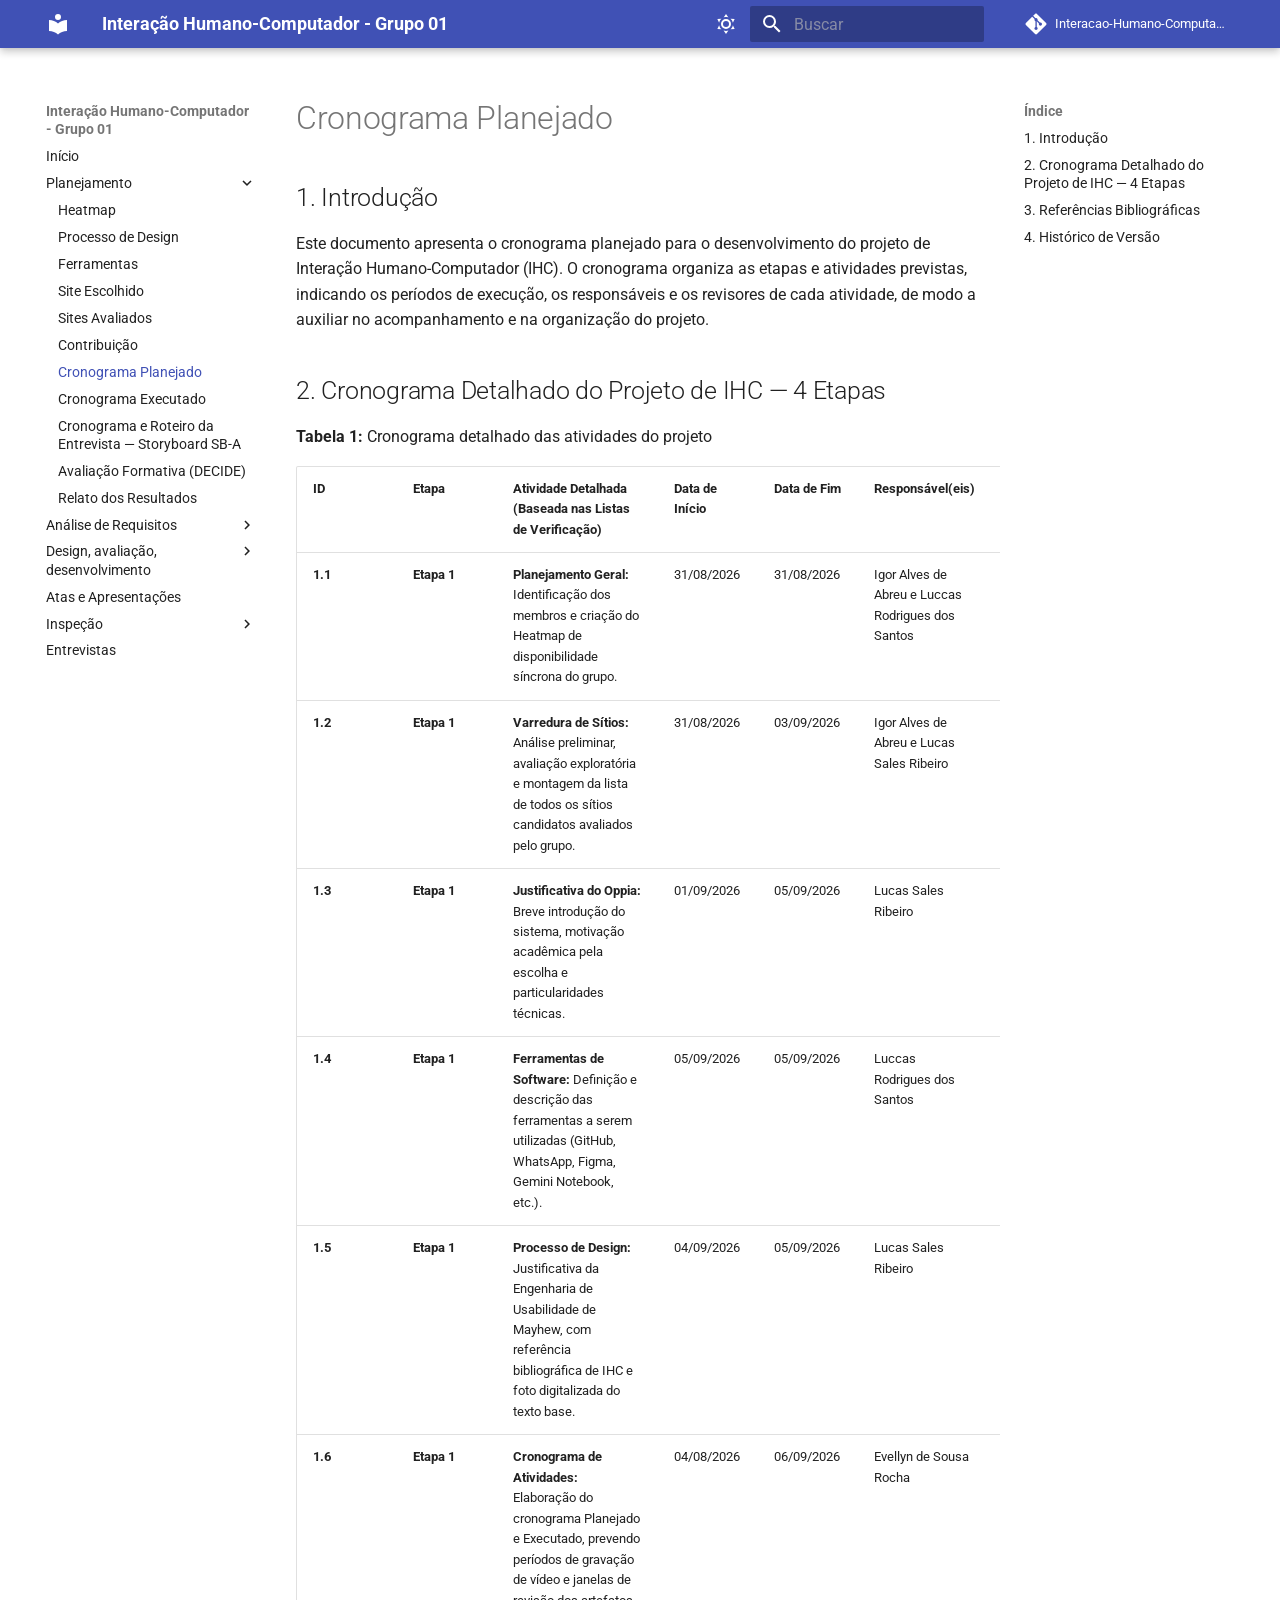
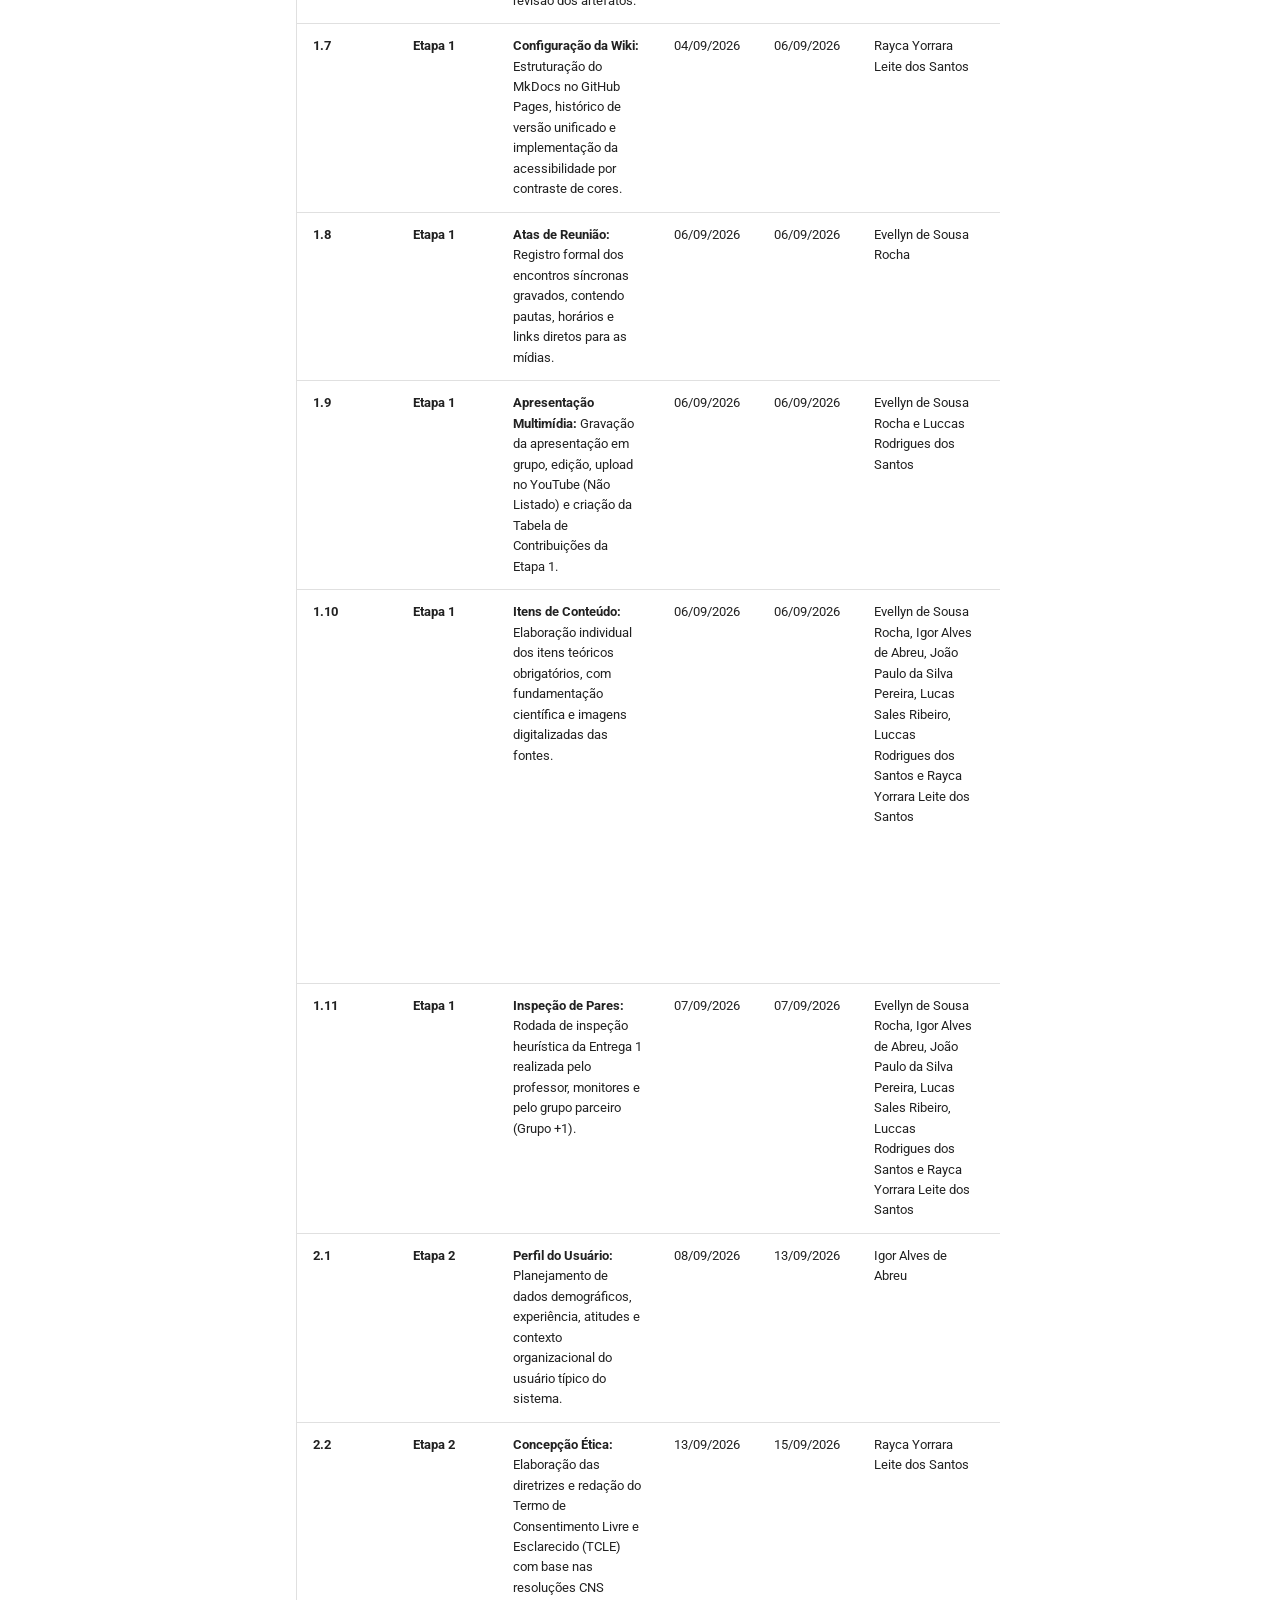
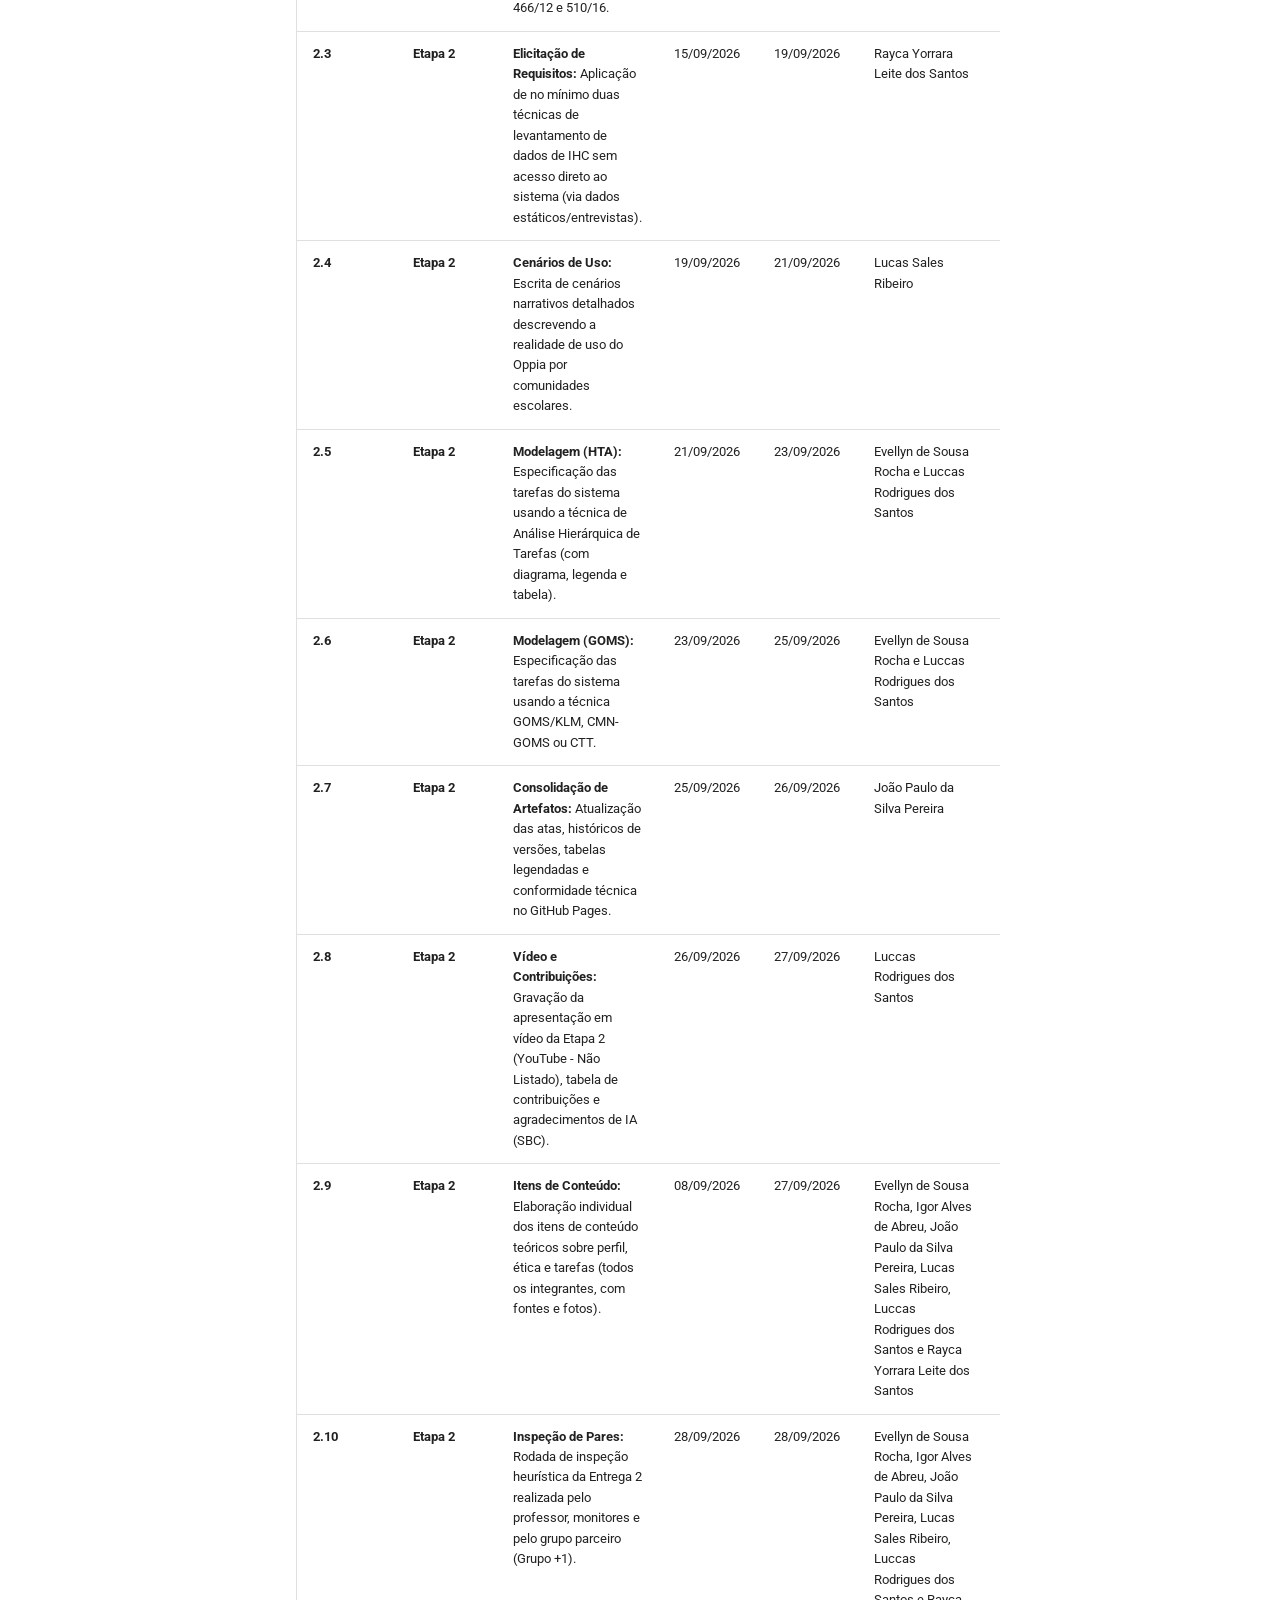
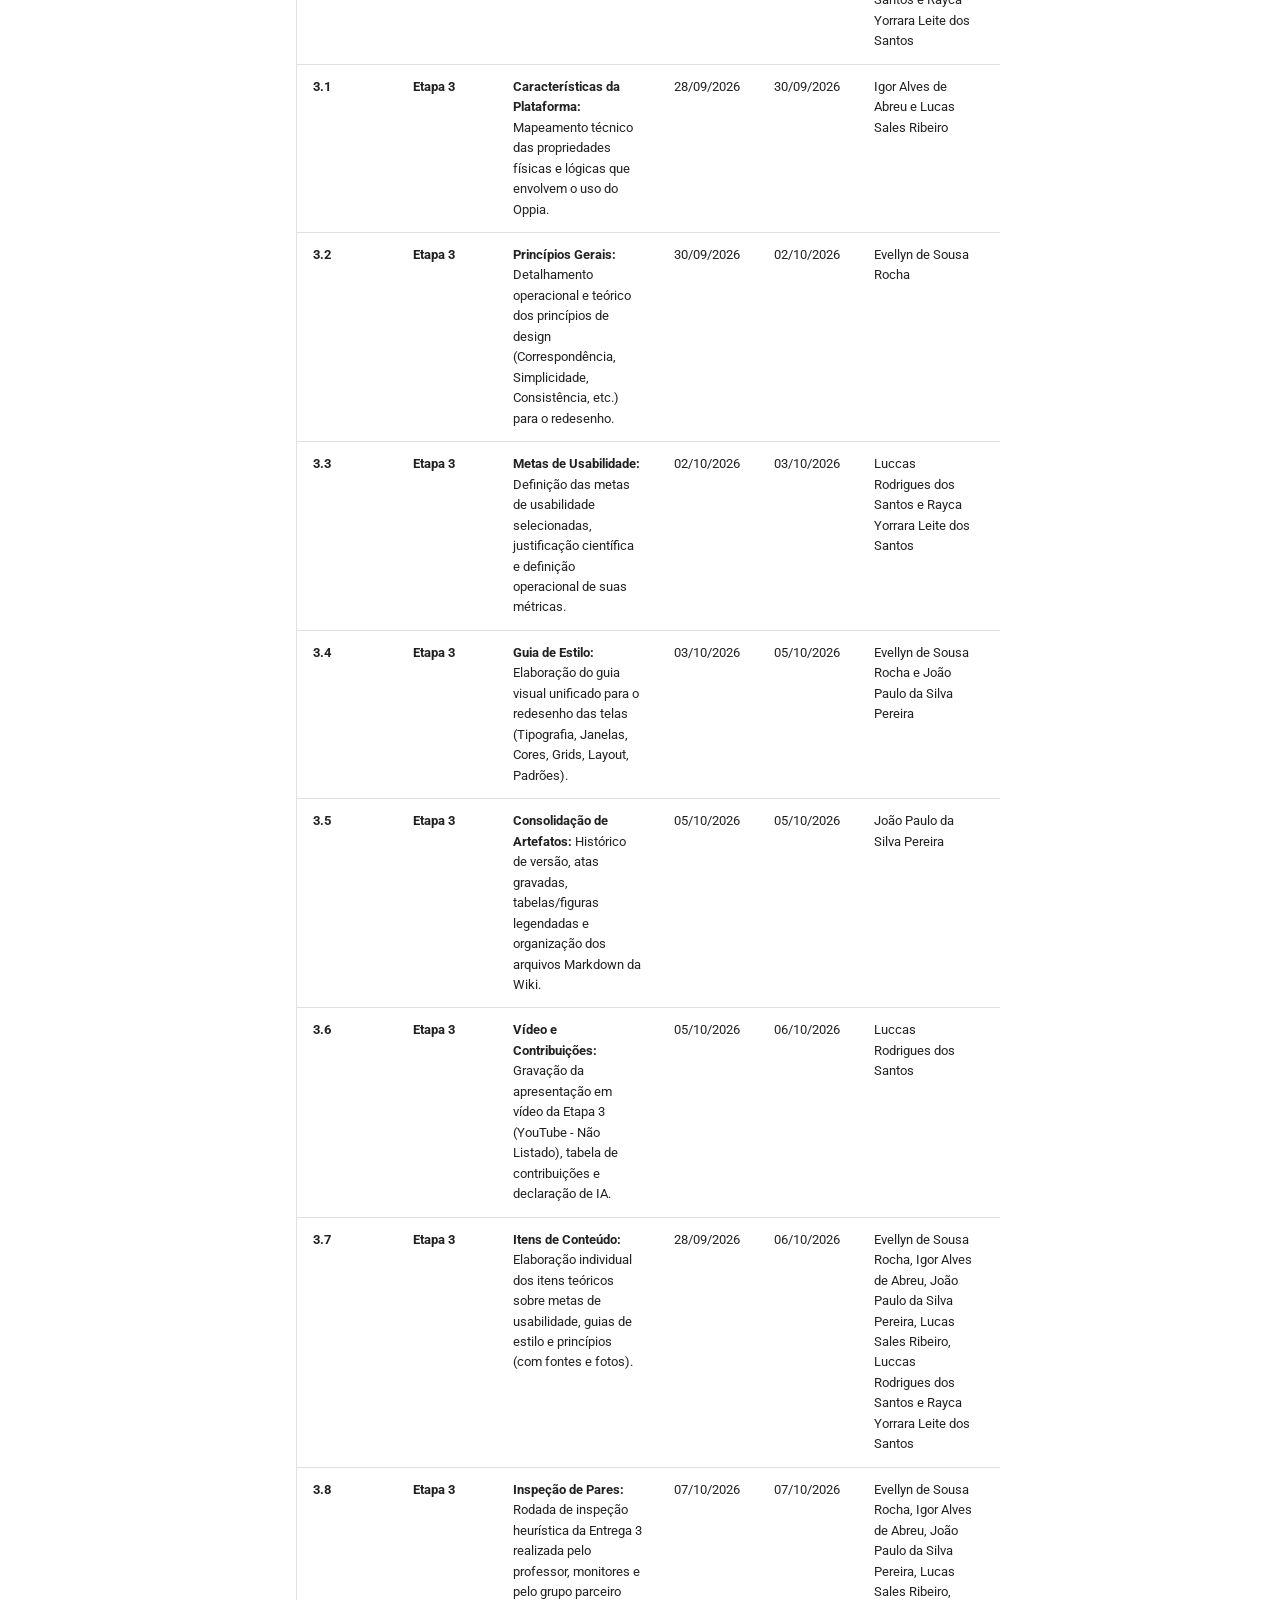
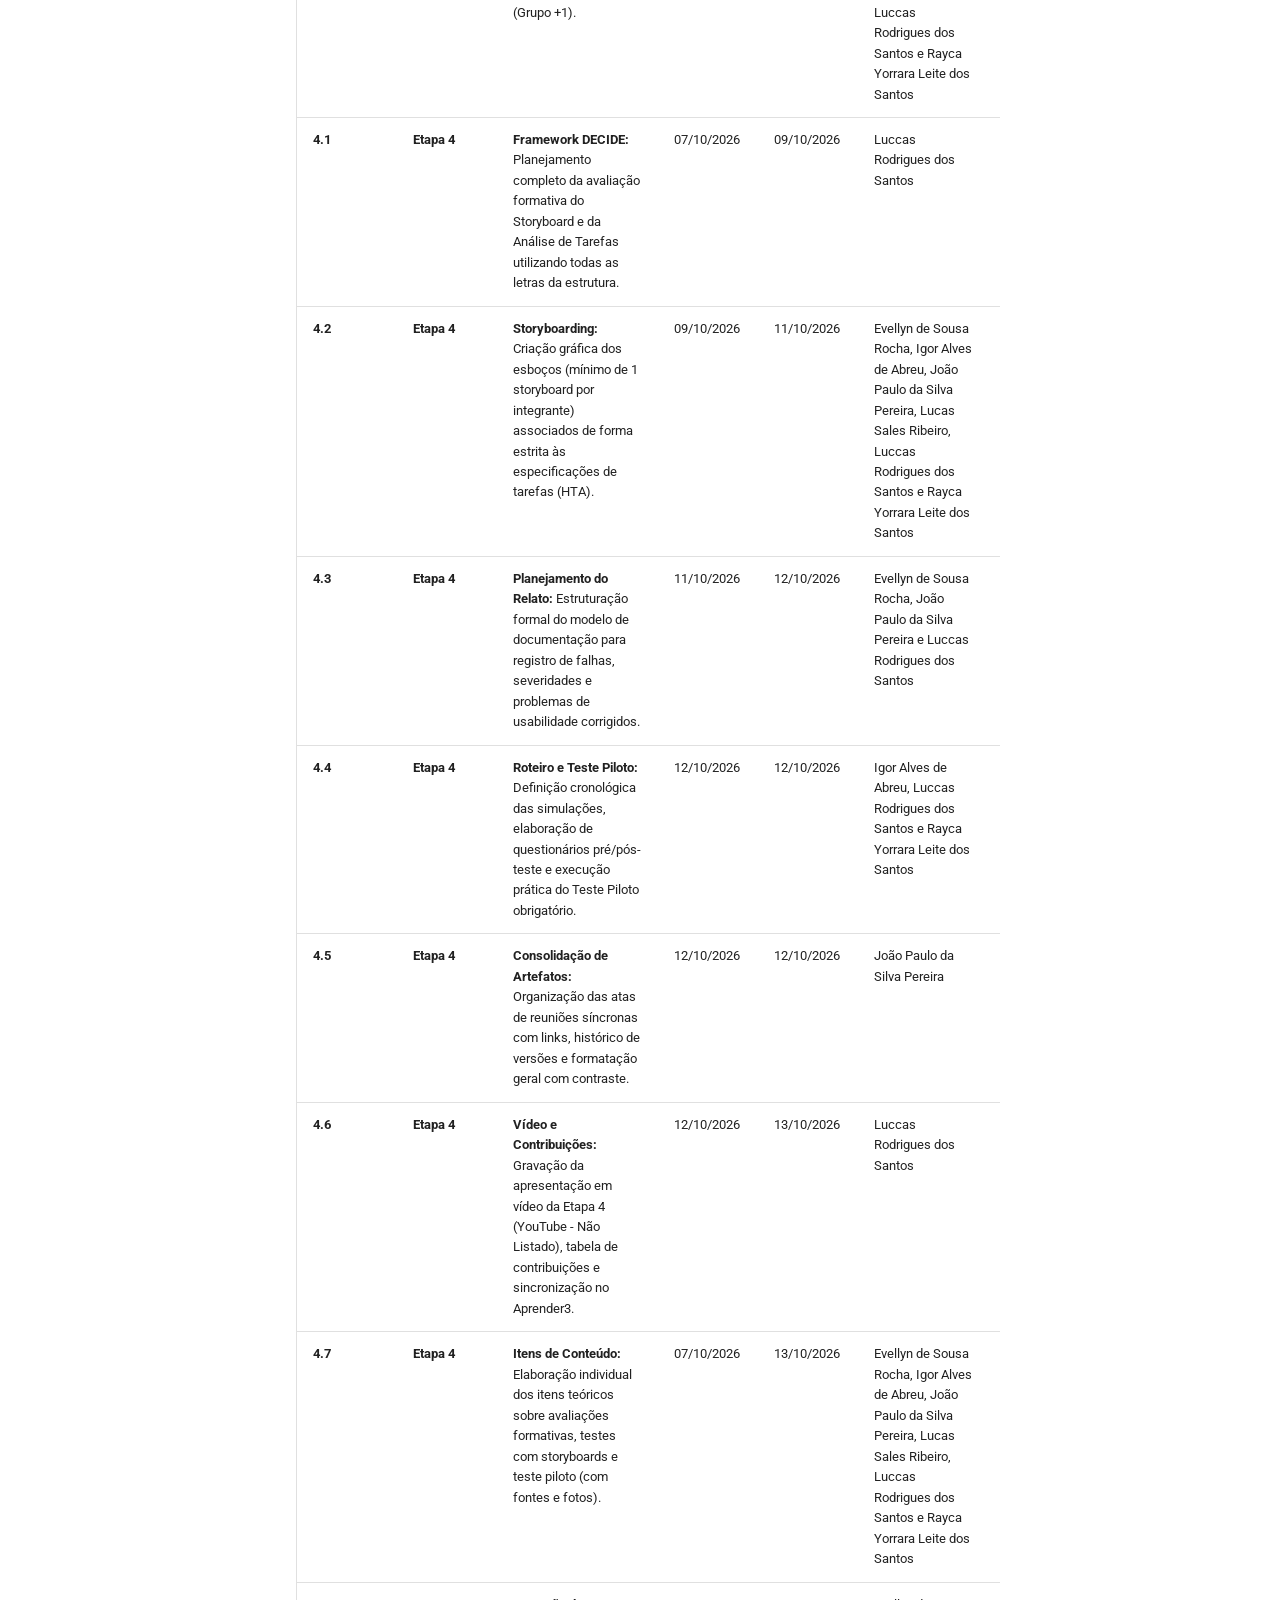
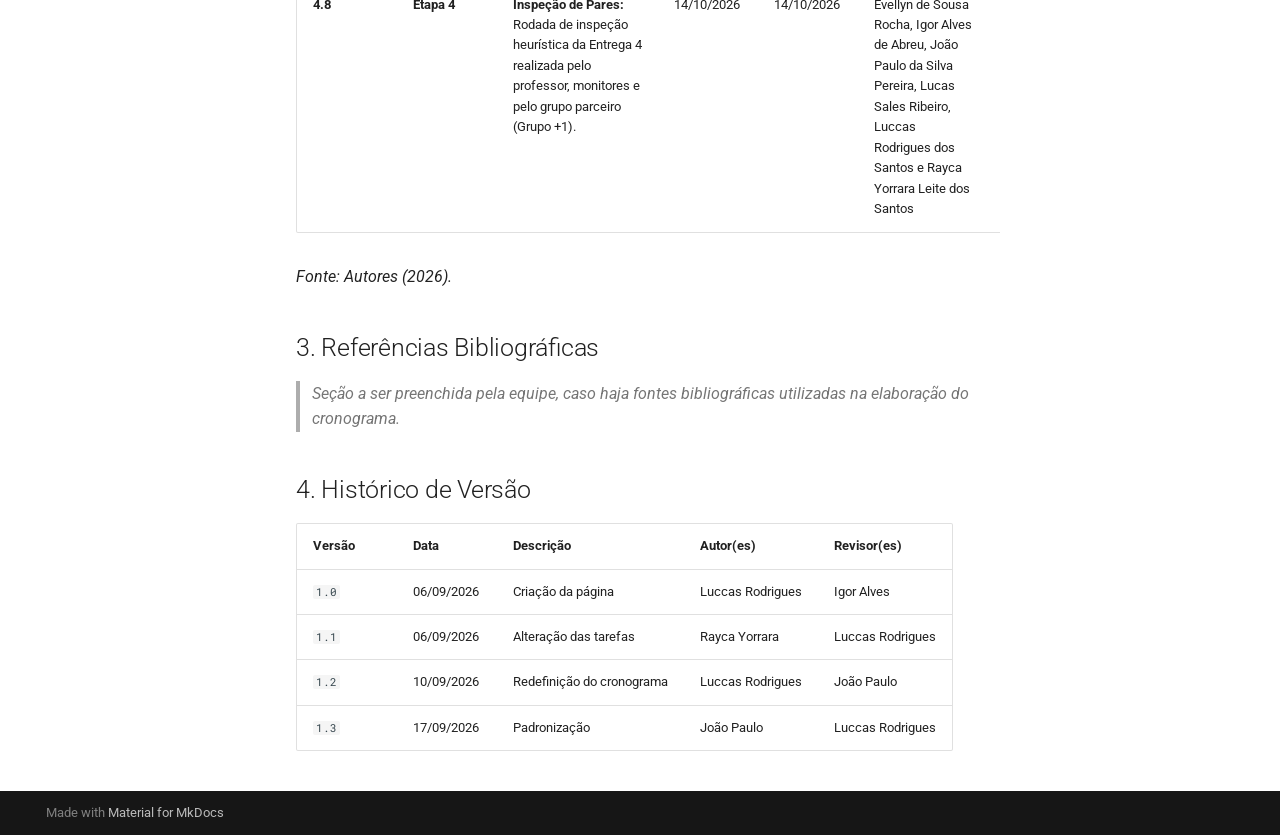
<file: site/planejamento/cronograma/cronograma_planejado/index.html>
<!doctype html>
<html lang="pt" class="no-js">
  <head>
    
      <meta charset="utf-8">
      <meta name="viewport" content="width=device-width,initial-scale=1">
      
        <meta name="description" content="Site do Grupo 01 da disciplina de Interação Humano-Computador">
      
      
        <meta name="author" content="Grupo 01">
      
      
      
        <link rel="prev" href="../contribuicao/">
      
      
        <link rel="next" href="../cronograma_executado/">
      
      
        
      
      
      <link rel="icon" href="../../../assets/images/favicon.png">
      <meta name="generator" content="mkdocs-1.6.1, mkdocs-material-9.7.7">
    
    
      
        <title>Cronograma Planejado - Interação Humano-Computador - Grupo 01</title>
      
    
    
      <link rel="stylesheet" href="../../../assets/stylesheets/main.ec1eaa64.min.css">
      
        
        <link rel="stylesheet" href="../../../assets/stylesheets/palette.ab4e12ef.min.css">
      
      


    
    
      
    
    
      
        
        
        <link rel="preconnect" href="https://fonts.gstatic.com" crossorigin>
        <link rel="stylesheet" href="https://fonts.googleapis.com/css?family=Roboto:300,300i,400,400i,700,700i%7CRoboto+Mono:400,400i,700,700i&display=fallback">
        <style>:root{--md-text-font:"Roboto";--md-code-font:"Roboto Mono"}</style>
      
    
    
    <script>__md_scope=new URL("../../..",location),__md_hash=e=>[...e].reduce(((e,_)=>(e<<5)-e+_.charCodeAt(0)),0),__md_get=(e,_=localStorage,t=__md_scope)=>JSON.parse(_.getItem(t.pathname+"."+e)),__md_set=(e,_,t=localStorage,a=__md_scope)=>{try{t.setItem(a.pathname+"."+e,JSON.stringify(_))}catch(e){}}</script>
    
      

    
    
  </head>
  
  
    
    
      
    
    
    
    
    <body dir="ltr" data-md-color-scheme="default" data-md-color-primary="indigo" data-md-color-accent="indigo">
  
    
    <input class="md-toggle" data-md-toggle="drawer" type="checkbox" id="__drawer" autocomplete="off">
    <input class="md-toggle" data-md-toggle="search" type="checkbox" id="__search" autocomplete="off">
    <label class="md-overlay" for="__drawer"></label>
    <div data-md-component="skip">
      
        
        <a href="#cronograma-planejado" class="md-skip">
          Pular para conteúdo
        </a>
      
    </div>
    <div data-md-component="announce">
      
    </div>
    
    
      

  

<header class="md-header md-header--shadow" data-md-component="header">
  <nav class="md-header__inner md-grid" aria-label="Cabeçalho">
    <a href="../../.." title="Interação Humano-Computador - Grupo 01" class="md-header__button md-logo" aria-label="Interação Humano-Computador - Grupo 01" data-md-component="logo">
      
  
  <svg xmlns="http://www.w3.org/2000/svg" viewBox="0 0 24 24"><path d="M12 8a3 3 0 0 0 3-3 3 3 0 0 0-3-3 3 3 0 0 0-3 3 3 3 0 0 0 3 3m0 3.54C9.64 9.35 6.5 8 3 8v11c3.5 0 6.64 1.35 9 3.54 2.36-2.19 5.5-3.54 9-3.54V8c-3.5 0-6.64 1.35-9 3.54"/></svg>

    </a>
    <label class="md-header__button md-icon" for="__drawer">
      
      <svg xmlns="http://www.w3.org/2000/svg" viewBox="0 0 24 24"><path d="M3 6h18v2H3zm0 5h18v2H3zm0 5h18v2H3z"/></svg>
    </label>
    <div class="md-header__title" data-md-component="header-title">
      <div class="md-header__ellipsis">
        <div class="md-header__topic">
          <span class="md-ellipsis">
            Interação Humano-Computador - Grupo 01
          </span>
        </div>
        <div class="md-header__topic" data-md-component="header-topic">
          <span class="md-ellipsis">
            
              Cronograma Planejado
            
          </span>
        </div>
      </div>
    </div>
    
      
        <form class="md-header__option" data-md-component="palette">
  
    
    
    
    <input class="md-option" data-md-color-media="(prefers-color-scheme: light)" data-md-color-scheme="default" data-md-color-primary="indigo" data-md-color-accent="indigo"  aria-label="Modo escuro"  type="radio" name="__palette" id="__palette_0">
    
      <label class="md-header__button md-icon" title="Modo escuro" for="__palette_1" hidden>
        <svg xmlns="http://www.w3.org/2000/svg" viewBox="0 0 24 24"><path d="M12 7a5 5 0 0 1 5 5 5 5 0 0 1-5 5 5 5 0 0 1-5-5 5 5 0 0 1 5-5m0 2a3 3 0 0 0-3 3 3 3 0 0 0 3 3 3 3 0 0 0 3-3 3 3 0 0 0-3-3m0-7 2.39 3.42C13.65 5.15 12.84 5 12 5s-1.65.15-2.39.42zM3.34 7l4.16-.35A7.2 7.2 0 0 0 5.94 8.5c-.44.74-.69 1.5-.83 2.29zm.02 10 1.76-3.77a7.131 7.131 0 0 0 2.38 4.14zM20.65 7l-1.77 3.79a7.02 7.02 0 0 0-2.38-4.15zm-.01 10-4.14.36c.59-.51 1.12-1.14 1.54-1.86.42-.73.69-1.5.83-2.29zM12 22l-2.41-3.44c.74.27 1.55.44 2.41.44.82 0 1.63-.17 2.37-.44z"/></svg>
      </label>
    
  
    
    
    
    <input class="md-option" data-md-color-media="(prefers-color-scheme: dark)" data-md-color-scheme="slate" data-md-color-primary="indigo" data-md-color-accent="indigo"  aria-label="Modo claro"  type="radio" name="__palette" id="__palette_1">
    
      <label class="md-header__button md-icon" title="Modo claro" for="__palette_0" hidden>
        <svg xmlns="http://www.w3.org/2000/svg" viewBox="0 0 24 24"><path d="m17.75 4.09-2.53 1.94.91 3.06-2.63-1.81-2.63 1.81.91-3.06-2.53-1.94L12.44 4l1.06-3 1.06 3zm3.5 6.91-1.64 1.25.59 1.98-1.7-1.17-1.7 1.17.59-1.98L15.75 11l2.06-.05L18.5 9l.69 1.95zm-2.28 4.95c.83-.08 1.72 1.1 1.19 1.85-.32.45-.66.87-1.08 1.27C15.17 23 8.84 23 4.94 19.07c-3.91-3.9-3.91-10.24 0-14.14.4-.4.82-.76 1.27-1.08.75-.53 1.93.36 1.85 1.19-.27 2.86.69 5.83 2.89 8.02a9.96 9.96 0 0 0 8.02 2.89m-1.64 2.02a12.08 12.08 0 0 1-7.8-3.47c-2.17-2.19-3.33-5-3.49-7.82-2.81 3.14-2.7 7.96.31 10.98 3.02 3.01 7.84 3.12 10.98.31"/></svg>
      </label>
    
  
</form>
      
    
    
      <script>var palette=__md_get("__palette");if(palette&&palette.color){if("(prefers-color-scheme)"===palette.color.media){var media=matchMedia("(prefers-color-scheme: light)"),input=document.querySelector(media.matches?"[data-md-color-media='(prefers-color-scheme: light)']":"[data-md-color-media='(prefers-color-scheme: dark)']");palette.color.media=input.getAttribute("data-md-color-media"),palette.color.scheme=input.getAttribute("data-md-color-scheme"),palette.color.primary=input.getAttribute("data-md-color-primary"),palette.color.accent=input.getAttribute("data-md-color-accent")}for(var[key,value]of Object.entries(palette.color))document.body.setAttribute("data-md-color-"+key,value)}</script>
    
    
    
      
      
        <label class="md-header__button md-icon" for="__search">
          
          <svg xmlns="http://www.w3.org/2000/svg" viewBox="0 0 24 24"><path d="M9.5 3A6.5 6.5 0 0 1 16 9.5c0 1.61-.59 3.09-1.56 4.23l.27.27h.79l5 5-1.5 1.5-5-5v-.79l-.27-.27A6.52 6.52 0 0 1 9.5 16 6.5 6.5 0 0 1 3 9.5 6.5 6.5 0 0 1 9.5 3m0 2C7 5 5 7 5 9.5S7 14 9.5 14 14 12 14 9.5 12 5 9.5 5"/></svg>
        </label>
        <div class="md-search" data-md-component="search" role="dialog">
  <label class="md-search__overlay" for="__search"></label>
  <div class="md-search__inner" role="search">
    <form class="md-search__form" name="search">
      <input type="text" class="md-search__input" name="query" aria-label="Buscar" placeholder="Buscar" autocapitalize="off" autocorrect="off" autocomplete="off" spellcheck="false" data-md-component="search-query" required>
      <label class="md-search__icon md-icon" for="__search">
        
        <svg xmlns="http://www.w3.org/2000/svg" viewBox="0 0 24 24"><path d="M9.5 3A6.5 6.5 0 0 1 16 9.5c0 1.61-.59 3.09-1.56 4.23l.27.27h.79l5 5-1.5 1.5-5-5v-.79l-.27-.27A6.52 6.52 0 0 1 9.5 16 6.5 6.5 0 0 1 3 9.5 6.5 6.5 0 0 1 9.5 3m0 2C7 5 5 7 5 9.5S7 14 9.5 14 14 12 14 9.5 12 5 9.5 5"/></svg>
        
        <svg xmlns="http://www.w3.org/2000/svg" viewBox="0 0 24 24"><path d="M20 11v2H8l5.5 5.5-1.42 1.42L4.16 12l7.92-7.92L13.5 5.5 8 11z"/></svg>
      </label>
      <nav class="md-search__options" aria-label="Pesquisar">
        
        <button type="reset" class="md-search__icon md-icon" title="Limpar" aria-label="Limpar" tabindex="-1">
          
          <svg xmlns="http://www.w3.org/2000/svg" viewBox="0 0 24 24"><path d="M19 6.41 17.59 5 12 10.59 6.41 5 5 6.41 10.59 12 5 17.59 6.41 19 12 13.41 17.59 19 19 17.59 13.41 12z"/></svg>
        </button>
      </nav>
      
    </form>
    <div class="md-search__output">
      <div class="md-search__scrollwrap" tabindex="0" data-md-scrollfix>
        <div class="md-search-result" data-md-component="search-result">
          <div class="md-search-result__meta">
            Inicializando busca
          </div>
          <ol class="md-search-result__list" role="presentation"></ol>
        </div>
      </div>
    </div>
  </div>
</div>
      
    
    
      <div class="md-header__source">
        <a href="https://github.com/Interacao-Humano-Computador/2026.2-Grupo01" title="Ir para repositório" class="md-source" data-md-component="source">
  <div class="md-source__icon md-icon">
    
    <svg xmlns="http://www.w3.org/2000/svg" viewBox="0 0 448 512"><!--! Font Awesome Free 7.1.0 by @fontawesome - https://fontawesome.com License - https://fontawesome.com/license/free (Icons: CC BY 4.0, Fonts: SIL OFL 1.1, Code: MIT License) Copyright 2025 Fonticons, Inc.--><path d="M439.6 236.1 244 40.5c-5.4-5.5-12.8-8.5-20.4-8.5s-15 3-20.4 8.4L162.5 81l51.5 51.5c27.1-9.1 52.7 16.8 43.4 43.7l49.7 49.7c34.2-11.8 61.2 31 35.5 56.7-26.5 26.5-70.2-2.9-56-37.3L240.3 199v121.9c25.3 12.5 22.3 41.8 9.1 55-6.4 6.4-15.2 10.1-24.3 10.1s-17.8-3.6-24.3-10.1c-17.6-17.6-11.1-46.9 11.2-56v-123c-20.8-8.5-24.6-30.7-18.6-45L142.6 101 8.5 235.1C3 240.6 0 247.9 0 255.5s3 15 8.5 20.4l195.6 195.7c5.4 5.4 12.7 8.4 20.4 8.4s15-3 20.4-8.4l194.7-194.7c5.4-5.4 8.4-12.8 8.4-20.4s-3-15-8.4-20.4"/></svg>
  </div>
  <div class="md-source__repository">
    Interacao-Humano-Computador/2026.2-Grupo01
  </div>
</a>
      </div>
    
  </nav>
  
</header>
    
    <div class="md-container" data-md-component="container">
      
      
        
          
        
      
      <main class="md-main" data-md-component="main">
        <div class="md-main__inner md-grid">
          
            
              
              <div class="md-sidebar md-sidebar--primary" data-md-component="sidebar" data-md-type="navigation" >
                <div class="md-sidebar__scrollwrap">
                  <div class="md-sidebar__inner">
                    



<nav class="md-nav md-nav--primary" aria-label="Navegação" data-md-level="0">
  <label class="md-nav__title" for="__drawer">
    <a href="../../.." title="Interação Humano-Computador - Grupo 01" class="md-nav__button md-logo" aria-label="Interação Humano-Computador - Grupo 01" data-md-component="logo">
      
  
  <svg xmlns="http://www.w3.org/2000/svg" viewBox="0 0 24 24"><path d="M12 8a3 3 0 0 0 3-3 3 3 0 0 0-3-3 3 3 0 0 0-3 3 3 3 0 0 0 3 3m0 3.54C9.64 9.35 6.5 8 3 8v11c3.5 0 6.64 1.35 9 3.54 2.36-2.19 5.5-3.54 9-3.54V8c-3.5 0-6.64 1.35-9 3.54"/></svg>

    </a>
    Interação Humano-Computador - Grupo 01
  </label>
  
    <div class="md-nav__source">
      <a href="https://github.com/Interacao-Humano-Computador/2026.2-Grupo01" title="Ir para repositório" class="md-source" data-md-component="source">
  <div class="md-source__icon md-icon">
    
    <svg xmlns="http://www.w3.org/2000/svg" viewBox="0 0 448 512"><!--! Font Awesome Free 7.1.0 by @fontawesome - https://fontawesome.com License - https://fontawesome.com/license/free (Icons: CC BY 4.0, Fonts: SIL OFL 1.1, Code: MIT License) Copyright 2025 Fonticons, Inc.--><path d="M439.6 236.1 244 40.5c-5.4-5.5-12.8-8.5-20.4-8.5s-15 3-20.4 8.4L162.5 81l51.5 51.5c27.1-9.1 52.7 16.8 43.4 43.7l49.7 49.7c34.2-11.8 61.2 31 35.5 56.7-26.5 26.5-70.2-2.9-56-37.3L240.3 199v121.9c25.3 12.5 22.3 41.8 9.1 55-6.4 6.4-15.2 10.1-24.3 10.1s-17.8-3.6-24.3-10.1c-17.6-17.6-11.1-46.9 11.2-56v-123c-20.8-8.5-24.6-30.7-18.6-45L142.6 101 8.5 235.1C3 240.6 0 247.9 0 255.5s3 15 8.5 20.4l195.6 195.7c5.4 5.4 12.7 8.4 20.4 8.4s15-3 20.4-8.4l194.7-194.7c5.4-5.4 8.4-12.8 8.4-20.4s-3-15-8.4-20.4"/></svg>
  </div>
  <div class="md-source__repository">
    Interacao-Humano-Computador/2026.2-Grupo01
  </div>
</a>
    </div>
  
  <ul class="md-nav__list" data-md-scrollfix>
    
      
      
  
  
  
  
    <li class="md-nav__item">
      <a href="../../.." class="md-nav__link">
        
  
  
  <span class="md-ellipsis">
    
  
    Início
  

    
  </span>
  
  

      </a>
    </li>
  

    
      
      
  
  
    
  
  
  
    
    
    
    
    
    <li class="md-nav__item md-nav__item--active md-nav__item--nested">
      
        
        
        <input class="md-nav__toggle md-toggle " type="checkbox" id="__nav_2" checked>
        
          
          <label class="md-nav__link" for="__nav_2" id="__nav_2_label" tabindex="0">
            
  
  
  <span class="md-ellipsis">
    
  
    Planejamento
  

    
  </span>
  
  

            <span class="md-nav__icon md-icon"></span>
          </label>
        
        <nav class="md-nav" data-md-level="1" aria-labelledby="__nav_2_label" aria-expanded="true">
          <label class="md-nav__title" for="__nav_2">
            <span class="md-nav__icon md-icon"></span>
            
  
    Planejamento
  

          </label>
          <ul class="md-nav__list" data-md-scrollfix>
            
              
                
  
  
  
  
    <li class="md-nav__item">
      <a href="../../heatmap/" class="md-nav__link">
        
  
  
  <span class="md-ellipsis">
    
  
    Heatmap
  

    
  </span>
  
  

      </a>
    </li>
  

              
            
              
                
  
  
  
  
    <li class="md-nav__item">
      <a href="../../processo_de_design/" class="md-nav__link">
        
  
  
  <span class="md-ellipsis">
    
  
    Processo de Design
  

    
  </span>
  
  

      </a>
    </li>
  

              
            
              
                
  
  
  
  
    <li class="md-nav__item">
      <a href="../../ferramentas/" class="md-nav__link">
        
  
  
  <span class="md-ellipsis">
    
  
    Ferramentas
  

    
  </span>
  
  

      </a>
    </li>
  

              
            
              
                
  
  
  
  
    <li class="md-nav__item">
      <a href="../../site_escolhido/" class="md-nav__link">
        
  
  
  <span class="md-ellipsis">
    
  
    Site Escolhido
  

    
  </span>
  
  

      </a>
    </li>
  

              
            
              
                
  
  
  
  
    <li class="md-nav__item">
      <a href="../../sites_avaliados/" class="md-nav__link">
        
  
  
  <span class="md-ellipsis">
    
  
    Sites Avaliados
  

    
  </span>
  
  

      </a>
    </li>
  

              
            
              
                
  
  
  
  
    <li class="md-nav__item">
      <a href="../contribuicao/" class="md-nav__link">
        
  
  
  <span class="md-ellipsis">
    
  
    Contribuição
  

    
  </span>
  
  

      </a>
    </li>
  

              
            
              
                
  
  
    
  
  
  
    <li class="md-nav__item md-nav__item--active">
      
      <input class="md-nav__toggle md-toggle" type="checkbox" id="__toc">
      
      
        
      
      
        <label class="md-nav__link md-nav__link--active" for="__toc">
          
  
  
  <span class="md-ellipsis">
    
  
    Cronograma Planejado
  

    
  </span>
  
  

          <span class="md-nav__icon md-icon"></span>
        </label>
      
      <a href="./" class="md-nav__link md-nav__link--active">
        
  
  
  <span class="md-ellipsis">
    
  
    Cronograma Planejado
  

    
  </span>
  
  

      </a>
      
        

<nav class="md-nav md-nav--secondary" aria-label="Índice">
  
  
  
    
  
  
    <label class="md-nav__title" for="__toc">
      <span class="md-nav__icon md-icon"></span>
      Índice
    </label>
    <ul class="md-nav__list" data-md-component="toc" data-md-scrollfix>
      
        <li class="md-nav__item">
  <a href="#1-introducao" class="md-nav__link">
    <span class="md-ellipsis">
      
        1. Introdução
      
    </span>
  </a>
  
</li>
      
        <li class="md-nav__item">
  <a href="#2-cronograma-detalhado-do-projeto-de-ihc-4-etapas" class="md-nav__link">
    <span class="md-ellipsis">
      
        2. Cronograma Detalhado do Projeto de IHC — 4 Etapas
      
    </span>
  </a>
  
</li>
      
        <li class="md-nav__item">
  <a href="#3-referencias-bibliograficas" class="md-nav__link">
    <span class="md-ellipsis">
      
        3. Referências Bibliográficas
      
    </span>
  </a>
  
</li>
      
        <li class="md-nav__item">
  <a href="#4-historico-de-versao" class="md-nav__link">
    <span class="md-ellipsis">
      
        4. Histórico de Versão
      
    </span>
  </a>
  
</li>
      
    </ul>
  
</nav>
      
    </li>
  

              
            
              
                
  
  
  
  
    <li class="md-nav__item">
      <a href="../cronograma_executado/" class="md-nav__link">
        
  
  
  <span class="md-ellipsis">
    
  
    Cronograma Executado
  

    
  </span>
  
  

      </a>
    </li>
  

              
            
              
                
  
  
  
  
    <li class="md-nav__item">
      <a href="../Cronograma%20e%20Roteiro%20da%20Entrevista%20%E2%80%94%20Storyboard%20SB-A/" class="md-nav__link">
        
  
  
  <span class="md-ellipsis">
    
  
    Cronograma e Roteiro da Entrevista — Storyboard SB-A
  

    
  </span>
  
  

      </a>
    </li>
  

              
            
              
                
  
  
  
  
    <li class="md-nav__item">
      <a href="../../planejamento_avaliacao_decide/" class="md-nav__link">
        
  
  
  <span class="md-ellipsis">
    
  
    Avaliação Formativa (DECIDE)
  

    
  </span>
  
  

      </a>
    </li>
  

              
            
              
                
  
  
  
  
    <li class="md-nav__item">
      <a href="../../planejamento_relato_resultados/" class="md-nav__link">
        
  
  
  <span class="md-ellipsis">
    
  
    Relato dos Resultados
  

    
  </span>
  
  

      </a>
    </li>
  

              
            
          </ul>
        </nav>
      
    </li>
  

    
      
      
  
  
  
  
    
    
    
    
    
    <li class="md-nav__item md-nav__item--nested">
      
        
        
        <input class="md-nav__toggle md-toggle " type="checkbox" id="__nav_3" >
        
          
          <label class="md-nav__link" for="__nav_3" id="__nav_3_label" tabindex="0">
            
  
  
  <span class="md-ellipsis">
    
  
    Análise de Requisitos
  

    
  </span>
  
  

            <span class="md-nav__icon md-icon"></span>
          </label>
        
        <nav class="md-nav" data-md-level="1" aria-labelledby="__nav_3_label" aria-expanded="false">
          <label class="md-nav__title" for="__nav_3">
            <span class="md-nav__icon md-icon"></span>
            
  
    Análise de Requisitos
  

          </label>
          <ul class="md-nav__list" data-md-scrollfix>
            
              
                
  
  
  
  
    <li class="md-nav__item">
      <a href="../../../analise_de_requisitos/coleta_de_dados/" class="md-nav__link">
        
  
  
  <span class="md-ellipsis">
    
  
    Coleta de dados
  

    
  </span>
  
  

      </a>
    </li>
  

              
            
              
                
  
  
  
  
    <li class="md-nav__item">
      <a href="../../../analise_de_requisitos/perfil_usuarios/" class="md-nav__link">
        
  
  
  <span class="md-ellipsis">
    
  
    Perfil de usuário
  

    
  </span>
  
  

      </a>
    </li>
  

              
            
              
                
  
  
  
  
    <li class="md-nav__item">
      <a href="../../../analise_de_requisitos/personas/" class="md-nav__link">
        
  
  
  <span class="md-ellipsis">
    
  
    Personas
  

    
  </span>
  
  

      </a>
    </li>
  

              
            
              
                
  
  
  
  
    <li class="md-nav__item">
      <a href="../../../analise_de_requisitos/cenarios/" class="md-nav__link">
        
  
  
  <span class="md-ellipsis">
    
  
    Cenários
  

    
  </span>
  
  

      </a>
    </li>
  

              
            
              
                
  
  
  
  
    
    
    
    
    
    <li class="md-nav__item md-nav__item--nested">
      
        
        
        <input class="md-nav__toggle md-toggle " type="checkbox" id="__nav_3_5" >
        
          
          <label class="md-nav__link" for="__nav_3_5" id="__nav_3_5_label" tabindex="0">
            
  
  
  <span class="md-ellipsis">
    
  
    Evellyn Rocha
  

    
  </span>
  
  

            <span class="md-nav__icon md-icon"></span>
          </label>
        
        <nav class="md-nav" data-md-level="2" aria-labelledby="__nav_3_5_label" aria-expanded="false">
          <label class="md-nav__title" for="__nav_3_5">
            <span class="md-nav__icon md-icon"></span>
            
  
    Evellyn Rocha
  

          </label>
          <ul class="md-nav__list" data-md-scrollfix>
            
              
                
  
  
  
  
    <li class="md-nav__item">
      <a href="../../../analise_de_requisitos/analise_de_tarefas/Evellyn%20Rocha/Cen%C3%A1rios_evellyn/" class="md-nav__link">
        
  
  
  <span class="md-ellipsis">
    
  
    Cenários
  

    
  </span>
  
  

      </a>
    </li>
  

              
            
              
                
  
  
  
  
    <li class="md-nav__item">
      <a href="../../../analise_de_requisitos/analise_de_tarefas/Evellyn%20Rocha/Coleta_evellyn/" class="md-nav__link">
        
  
  
  <span class="md-ellipsis">
    
  
    Coleta
  

    
  </span>
  
  

      </a>
    </li>
  

              
            
              
                
  
  
  
  
    <li class="md-nav__item">
      <a href="../../../analise_de_requisitos/analise_de_tarefas/Evellyn%20Rocha/Perfil_Usuario_evellyn/" class="md-nav__link">
        
  
  
  <span class="md-ellipsis">
    
  
    Perfil de usuário
  

    
  </span>
  
  

      </a>
    </li>
  

              
            
              
                
  
  
  
  
    <li class="md-nav__item">
      <a href="../../../analise_de_requisitos/analise_de_tarefas/Evellyn%20Rocha/Personas_evellyn/" class="md-nav__link">
        
  
  
  <span class="md-ellipsis">
    
  
    Personas
  

    
  </span>
  
  

      </a>
    </li>
  

              
            
              
                
  
  
  
  
    <li class="md-nav__item">
      <a href="../../../analise_de_requisitos/analise_de_tarefas/Evellyn%20Rocha/ctt_evellyn/" class="md-nav__link">
        
  
  
  <span class="md-ellipsis">
    
  
    Árvores de Tarefas Concorrentes (CTT)
  

    
  </span>
  
  

      </a>
    </li>
  

              
            
              
                
  
  
  
  
    <li class="md-nav__item">
      <a href="../../../analise_de_requisitos/analise_de_tarefas/Evellyn%20Rocha/hta_evellyn/" class="md-nav__link">
        
  
  
  <span class="md-ellipsis">
    
  
    Análise Hierárquica de Tarefas (HTA)
  

    
  </span>
  
  

      </a>
    </li>
  

              
            
          </ul>
        </nav>
      
    </li>
  

              
            
              
                
  
  
  
  
    
    
    
    
    
    <li class="md-nav__item md-nav__item--nested">
      
        
        
        <input class="md-nav__toggle md-toggle " type="checkbox" id="__nav_3_6" >
        
          
          <label class="md-nav__link" for="__nav_3_6" id="__nav_3_6_label" tabindex="0">
            
  
  
  <span class="md-ellipsis">
    
  
    Análise de Tarefas
  

    
  </span>
  
  

            <span class="md-nav__icon md-icon"></span>
          </label>
        
        <nav class="md-nav" data-md-level="2" aria-labelledby="__nav_3_6_label" aria-expanded="false">
          <label class="md-nav__title" for="__nav_3_6">
            <span class="md-nav__icon md-icon"></span>
            
  
    Análise de Tarefas
  

          </label>
          <ul class="md-nav__list" data-md-scrollfix>
            
              
                
  
  
  
  
    <li class="md-nav__item">
      <a href="../../../analise_de_requisitos/analise_de_tarefas/hta/" class="md-nav__link">
        
  
  
  <span class="md-ellipsis">
    
  
    Análise Hierárquica de Tarefas
  

    
  </span>
  
  

      </a>
    </li>
  

              
            
              
                
  
  
  
  
    <li class="md-nav__item">
      <a href="../../../analise_de_requisitos/analise_de_tarefas/Joao_Paulo/hta/" class="md-nav__link">
        
  
  
  <span class="md-ellipsis">
    
  
    Análise Hierárquica de Tarefas - João Paulo
  

    
  </span>
  
  

      </a>
    </li>
  

              
            
              
                
  
  
  
  
    <li class="md-nav__item">
      <a href="../../../analise_de_requisitos/analise_de_tarefas/ctt/" class="md-nav__link">
        
  
  
  <span class="md-ellipsis">
    
  
    Árvores de Tarefas Concorrentes
  

    
  </span>
  
  

      </a>
    </li>
  

              
            
              
                
  
  
  
  
    <li class="md-nav__item">
      <a href="../../../analise_de_requisitos/analise_de_tarefas/Joao_Paulo/ctt/" class="md-nav__link">
        
  
  
  <span class="md-ellipsis">
    
  
    Árvores de Tarefas Concorrentes - João Paulo
  

    
  </span>
  
  

      </a>
    </li>
  

              
            
          </ul>
        </nav>
      
    </li>
  

              
            
              
                
  
  
  
  
    <li class="md-nav__item">
      <a href="../../../analise_de_requisitos/principios_gerais/" class="md-nav__link">
        
  
  
  <span class="md-ellipsis">
    
  
    Princípios Gerais do projeto
  

    
  </span>
  
  

      </a>
    </li>
  

              
            
              
                
  
  
  
  
    <li class="md-nav__item">
      <a href="../../../analise_de_requisitos/caracteristicas_gerais/" class="md-nav__link">
        
  
  
  <span class="md-ellipsis">
    
  
    Características Gerais
  

    
  </span>
  
  

      </a>
    </li>
  

              
            
              
                
  
  
  
  
    <li class="md-nav__item">
      <a href="../../../analise_de_requisitos/guia_estilo/" class="md-nav__link">
        
  
  
  <span class="md-ellipsis">
    
  
    Guia de Estilo
  

    
  </span>
  
  

      </a>
    </li>
  

              
            
              
                
  
  
  
  
    <li class="md-nav__item">
      <a href="../../../analise_de_requisitos/metas_usabilidade/" class="md-nav__link">
        
  
  
  <span class="md-ellipsis">
    
  
    Metas de usabilidade
  

    
  </span>
  
  

      </a>
    </li>
  

              
            
          </ul>
        </nav>
      
    </li>
  

    
      
      
  
  
  
  
    
    
    
    
    
    <li class="md-nav__item md-nav__item--nested">
      
        
        
        <input class="md-nav__toggle md-toggle " type="checkbox" id="__nav_4" >
        
          
          <label class="md-nav__link" for="__nav_4" id="__nav_4_label" tabindex="0">
            
  
  
  <span class="md-ellipsis">
    
  
    Design, avaliação, desenvolvimento
  

    
  </span>
  
  

            <span class="md-nav__icon md-icon"></span>
          </label>
        
        <nav class="md-nav" data-md-level="1" aria-labelledby="__nav_4_label" aria-expanded="false">
          <label class="md-nav__title" for="__nav_4">
            <span class="md-nav__icon md-icon"></span>
            
  
    Design, avaliação, desenvolvimento
  

          </label>
          <ul class="md-nav__list" data-md-scrollfix>
            
              
                
  
  
  
  
    
    
    
    
    
    <li class="md-nav__item md-nav__item--nested">
      
        
        
        <input class="md-nav__toggle md-toggle " type="checkbox" id="__nav_4_1" >
        
          
          <label class="md-nav__link" for="__nav_4_1" id="__nav_4_1_label" tabindex="0">
            
  
  
  <span class="md-ellipsis">
    
  
    Nível 1
  

    
  </span>
  
  

            <span class="md-nav__icon md-icon"></span>
          </label>
        
        <nav class="md-nav" data-md-level="2" aria-labelledby="__nav_4_1_label" aria-expanded="false">
          <label class="md-nav__title" for="__nav_4_1">
            <span class="md-nav__icon md-icon"></span>
            
  
    Nível 1
  

          </label>
          <ul class="md-nav__list" data-md-scrollfix>
            
              
                
  
  
  
  
    
    
    
    
    
    <li class="md-nav__item md-nav__item--nested">
      
        
        
        <input class="md-nav__toggle md-toggle " type="checkbox" id="__nav_4_1_1" >
        
          
          <label class="md-nav__link" for="__nav_4_1_1" id="__nav_4_1_1_label" tabindex="0">
            
  
  
  <span class="md-ellipsis">
    
  
    Storyboard
  

    
  </span>
  
  

            <span class="md-nav__icon md-icon"></span>
          </label>
        
        <nav class="md-nav" data-md-level="3" aria-labelledby="__nav_4_1_1_label" aria-expanded="false">
          <label class="md-nav__title" for="__nav_4_1_1">
            <span class="md-nav__icon md-icon"></span>
            
  
    Storyboard
  

          </label>
          <ul class="md-nav__list" data-md-scrollfix>
            
              
                
  
  
  
  
    <li class="md-nav__item">
      <a href="../../storyboard/planejamento_avaliacao_storyboard/" class="md-nav__link">
        
  
  
  <span class="md-ellipsis">
    
  
    Planejamento da avaliação
  

    
  </span>
  
  

      </a>
    </li>
  

              
            
              
                
  
  
  
  
    <li class="md-nav__item">
      <a href="../../storyboard/planejamento_relato_resultados_storyboard/" class="md-nav__link">
        
  
  
  <span class="md-ellipsis">
    
  
    Planejamento do relato dos resultados
  

    
  </span>
  
  

      </a>
    </li>
  

              
            
              
                
  
  
  
  
    <li class="md-nav__item">
      <a href="../../../design_avaliacao_desenvolvimento/nivel_1/storyboard/relato_resultados_storyboard/" class="md-nav__link">
        
  
  
  <span class="md-ellipsis">
    
  
    Relato dos resultados
  

    
  </span>
  
  

      </a>
    </li>
  

              
            
              
                
  
  
  
  
    <li class="md-nav__item">
      <a href="../../../design_avaliacao_desenvolvimento/nivel_1/storyboard/relato_resultado_storyboard_evellyn/" class="md-nav__link">
        
  
  
  <span class="md-ellipsis">
    
  
    Relato dos resultados Evellyn
  

    
  </span>
  
  

      </a>
    </li>
  

              
            
              
                
  
  
  
  
    
    
    
    
    
    <li class="md-nav__item md-nav__item--nested">
      
        
        
        <input class="md-nav__toggle md-toggle " type="checkbox" id="__nav_4_1_1_5" >
        
          
          <label class="md-nav__link" for="__nav_4_1_1_5" id="__nav_4_1_1_5_label" tabindex="0">
            
  
  
  <span class="md-ellipsis">
    
  
    João Paulo
  

    
  </span>
  
  

            <span class="md-nav__icon md-icon"></span>
          </label>
        
        <nav class="md-nav" data-md-level="4" aria-labelledby="__nav_4_1_1_5_label" aria-expanded="false">
          <label class="md-nav__title" for="__nav_4_1_1_5">
            <span class="md-nav__icon md-icon"></span>
            
  
    João Paulo
  

          </label>
          <ul class="md-nav__list" data-md-scrollfix>
            
              
                
  
  
  
  
    <li class="md-nav__item">
      <a href="../../../design_avaliacao_desenvolvimento/nivel_1/storyboard/Joao_Paulo/planejamento_storyboard_joao_paulo/" class="md-nav__link">
        
  
  
  <span class="md-ellipsis">
    
  
    Planejamento da avaliação
  

    
  </span>
  
  

      </a>
    </li>
  

              
            
              
                
  
  
  
  
    <li class="md-nav__item">
      <a href="../../../design_avaliacao_desenvolvimento/nivel_1/storyboard/Joao_Paulo/relato_storyboard_joao_paulo/" class="md-nav__link">
        
  
  
  <span class="md-ellipsis">
    
  
    Relato dos resultados
  

    
  </span>
  
  

      </a>
    </li>
  

              
            
          </ul>
        </nav>
      
    </li>
  

              
            
          </ul>
        </nav>
      
    </li>
  

              
            
              
                
  
  
  
  
    
    
    
    
    
    <li class="md-nav__item md-nav__item--nested">
      
        
        
        <input class="md-nav__toggle md-toggle " type="checkbox" id="__nav_4_1_2" >
        
          
          <label class="md-nav__link" for="__nav_4_1_2" id="__nav_4_1_2_label" tabindex="0">
            
  
  
  <span class="md-ellipsis">
    
  
    Análise de tarefas
  

    
  </span>
  
  

            <span class="md-nav__icon md-icon"></span>
          </label>
        
        <nav class="md-nav" data-md-level="3" aria-labelledby="__nav_4_1_2_label" aria-expanded="false">
          <label class="md-nav__title" for="__nav_4_1_2">
            <span class="md-nav__icon md-icon"></span>
            
  
    Análise de tarefas
  

          </label>
          <ul class="md-nav__list" data-md-scrollfix>
            
              
                
  
  
  
  
    <li class="md-nav__item">
      <a href="../../planejamento_avaliacao_decide/" class="md-nav__link">
        
  
  
  <span class="md-ellipsis">
    
  
    Avaliação Formativa (DECIDE)
  

    
  </span>
  
  

      </a>
    </li>
  

              
            
              
                
  
  
  
  
    <li class="md-nav__item">
      <a href="../../planejamento_relato_resultados/" class="md-nav__link">
        
  
  
  <span class="md-ellipsis">
    
  
    Relato dos Resultados
  

    
  </span>
  
  

      </a>
    </li>
  

              
            
              
                
  
  
  
  
    <li class="md-nav__item">
      <a href="../../../design_avaliacao_desenvolvimento/nivel_1/analise_tarefas/relato_resultados_analise_tarefas/" class="md-nav__link">
        
  
  
  <span class="md-ellipsis">
    
  
    Relato dos resultados
  

    
  </span>
  
  

      </a>
    </li>
  

              
            
              
                
  
  
  
  
    <li class="md-nav__item">
      <a href="../../../design_avaliacao_desenvolvimento/nivel_1/analise_tarefas/relato-resultado-evellyn/" class="md-nav__link">
        
  
  
  <span class="md-ellipsis">
    
  
    Relato de resultados Evellyn
  

    
  </span>
  
  

      </a>
    </li>
  

              
            
              
                
  
  
  
  
    
    
    
    
    
    <li class="md-nav__item md-nav__item--nested">
      
        
        
        <input class="md-nav__toggle md-toggle " type="checkbox" id="__nav_4_1_2_5" >
        
          
          <label class="md-nav__link" for="__nav_4_1_2_5" id="__nav_4_1_2_5_label" tabindex="0">
            
  
  
  <span class="md-ellipsis">
    
  
    João Paulo
  

    
  </span>
  
  

            <span class="md-nav__icon md-icon"></span>
          </label>
        
        <nav class="md-nav" data-md-level="4" aria-labelledby="__nav_4_1_2_5_label" aria-expanded="false">
          <label class="md-nav__title" for="__nav_4_1_2_5">
            <span class="md-nav__icon md-icon"></span>
            
  
    João Paulo
  

          </label>
          <ul class="md-nav__list" data-md-scrollfix>
            
              
                
  
  
  
  
    <li class="md-nav__item">
      <a href="../../../design_avaliacao_desenvolvimento/nivel_1/analise_tarefas/Joao_Paulo/planejamento_analise_tarefas_joao_paulo/" class="md-nav__link">
        
  
  
  <span class="md-ellipsis">
    
  
    Planejamento da avaliação
  

    
  </span>
  
  

      </a>
    </li>
  

              
            
              
                
  
  
  
  
    <li class="md-nav__item">
      <a href="../../../design_avaliacao_desenvolvimento/nivel_1/analise_tarefas/Joao_Paulo/planejamento_relato_analise_tarefas_joao_paulo/" class="md-nav__link">
        
  
  
  <span class="md-ellipsis">
    
  
    Planejamento do relato de resultados
  

    
  </span>
  
  

      </a>
    </li>
  

              
            
              
                
  
  
  
  
    <li class="md-nav__item">
      <a href="../../../design_avaliacao_desenvolvimento/nivel_1/analise_tarefas/Joao_Paulo/relato_analise_tarefas_joao_paulo/" class="md-nav__link">
        
  
  
  <span class="md-ellipsis">
    
  
    Relato dos resultados
  

    
  </span>
  
  

      </a>
    </li>
  

              
            
          </ul>
        </nav>
      
    </li>
  

              
            
          </ul>
        </nav>
      
    </li>
  

              
            
          </ul>
        </nav>
      
    </li>
  

              
            
              
                
  
  
  
  
    
    
    
    
    
    <li class="md-nav__item md-nav__item--nested">
      
        
        
        <input class="md-nav__toggle md-toggle " type="checkbox" id="__nav_4_2" >
        
          
          <label class="md-nav__link" for="__nav_4_2" id="__nav_4_2_label" tabindex="0">
            
  
  
  <span class="md-ellipsis">
    
  
    Nível 2
  

    
  </span>
  
  

            <span class="md-nav__icon md-icon"></span>
          </label>
        
        <nav class="md-nav" data-md-level="2" aria-labelledby="__nav_4_2_label" aria-expanded="false">
          <label class="md-nav__title" for="__nav_4_2">
            <span class="md-nav__icon md-icon"></span>
            
  
    Nível 2
  

          </label>
          <ul class="md-nav__list" data-md-scrollfix>
            
              
                
  
  
  
  
    
    
    
    
    
    <li class="md-nav__item md-nav__item--nested">
      
        
        
        <input class="md-nav__toggle md-toggle " type="checkbox" id="__nav_4_2_1" >
        
          
          <label class="md-nav__link" for="__nav_4_2_1" id="__nav_4_2_1_label" tabindex="0">
            
  
  
  <span class="md-ellipsis">
    
  
    Protótipo de papel
  

    
  </span>
  
  

            <span class="md-nav__icon md-icon"></span>
          </label>
        
        <nav class="md-nav" data-md-level="3" aria-labelledby="__nav_4_2_1_label" aria-expanded="false">
          <label class="md-nav__title" for="__nav_4_2_1">
            <span class="md-nav__icon md-icon"></span>
            
  
    Protótipo de papel
  

          </label>
          <ul class="md-nav__list" data-md-scrollfix>
            
              
                
  
  
  
  
    <li class="md-nav__item">
      <a href="../../../design_avaliacao_desenvolvimento/nivel_2/prototipo_papel/planejamento_prototipo_papel/" class="md-nav__link">
        
  
  
  <span class="md-ellipsis">
    
  
    Planejamento da avaliação
  

    
  </span>
  
  

      </a>
    </li>
  

              
            
              
                
  
  
  
  
    <li class="md-nav__item">
      <a href="../../../design_avaliacao_desenvolvimento/nivel_2/prototipo_papel/planejamento_relato_prototipo_papel/" class="md-nav__link">
        
  
  
  <span class="md-ellipsis">
    
  
    Planejamento do relato de resultados
  

    
  </span>
  
  

      </a>
    </li>
  

              
            
              
                
  
  
  
  
    <li class="md-nav__item">
      <a href="../../../design_avaliacao_desenvolvimento/nivel_2/prototipo_papel/planejamento_prototipo_papel_evellyn/" class="md-nav__link">
        
  
  
  <span class="md-ellipsis">
    
  
    Planejamento do protótipo de papel Evellyn
  

    
  </span>
  
  

      </a>
    </li>
  

              
            
              
                
  
  
  
  
    <li class="md-nav__item">
      <a href="../../../design_avaliacao_desenvolvimento/nivel_2/prototipo_papel/resultados_prototipo_papel/" class="md-nav__link">
        
  
  
  <span class="md-ellipsis">
    
  
    Relato dos resultados
  

    
  </span>
  
  

      </a>
    </li>
  

              
            
              
                
  
  
  
  
    <li class="md-nav__item">
      <a href="../../../design_avaliacao_desenvolvimento/nivel_2/resultados_prototipo_papel_evellyn/" class="md-nav__link">
        
  
  
  <span class="md-ellipsis">
    
  
    Relato dos resultados Evellyn
  

    
  </span>
  
  

      </a>
    </li>
  

              
            
              
                
  
  
  
  
    
    
    
    
    
    <li class="md-nav__item md-nav__item--nested">
      
        
        
        <input class="md-nav__toggle md-toggle " type="checkbox" id="__nav_4_2_1_6" >
        
          
          <label class="md-nav__link" for="__nav_4_2_1_6" id="__nav_4_2_1_6_label" tabindex="0">
            
  
  
  <span class="md-ellipsis">
    
  
    João Paulo
  

    
  </span>
  
  

            <span class="md-nav__icon md-icon"></span>
          </label>
        
        <nav class="md-nav" data-md-level="4" aria-labelledby="__nav_4_2_1_6_label" aria-expanded="false">
          <label class="md-nav__title" for="__nav_4_2_1_6">
            <span class="md-nav__icon md-icon"></span>
            
  
    João Paulo
  

          </label>
          <ul class="md-nav__list" data-md-scrollfix>
            
              
                
  
  
  
  
    <li class="md-nav__item">
      <a href="../../../design_avaliacao_desenvolvimento/nivel_2/prototipo_papel/Joao_Paulo/planejamento_prototipo_papel_joao_paulo/" class="md-nav__link">
        
  
  
  <span class="md-ellipsis">
    
  
    Planejamento da avaliação
  

    
  </span>
  
  

      </a>
    </li>
  

              
            
              
                
  
  
  
  
    <li class="md-nav__item">
      <a href="../../../design_avaliacao_desenvolvimento/nivel_2/prototipo_papel/Joao_Paulo/planejamento_relato_prototipo_papel_joao_paulo/" class="md-nav__link">
        
  
  
  <span class="md-ellipsis">
    
  
    Planejamento do relato de resultados
  

    
  </span>
  
  

      </a>
    </li>
  

              
            
              
                
  
  
  
  
    <li class="md-nav__item">
      <a href="../../../design_avaliacao_desenvolvimento/nivel_2/prototipo_papel/Joao_Paulo/resultados_prototipo_papel_joao/" class="md-nav__link">
        
  
  
  <span class="md-ellipsis">
    
  
    Relato dos resultados
  

    
  </span>
  
  

      </a>
    </li>
  

              
            
          </ul>
        </nav>
      
    </li>
  

              
            
          </ul>
        </nav>
      
    </li>
  

              
            
          </ul>
        </nav>
      
    </li>
  

              
            
              
                
  
  
  
  
    
    
    
    
    
    <li class="md-nav__item md-nav__item--nested">
      
        
        
        <input class="md-nav__toggle md-toggle " type="checkbox" id="__nav_4_3" >
        
          
          <label class="md-nav__link" for="__nav_4_3" id="__nav_4_3_label" tabindex="0">
            
  
  
  <span class="md-ellipsis">
    
  
    Nível 3
  

    
  </span>
  
  

            <span class="md-nav__icon md-icon"></span>
          </label>
        
        <nav class="md-nav" data-md-level="2" aria-labelledby="__nav_4_3_label" aria-expanded="false">
          <label class="md-nav__title" for="__nav_4_3">
            <span class="md-nav__icon md-icon"></span>
            
  
    Nível 3
  

          </label>
          <ul class="md-nav__list" data-md-scrollfix>
            
              
                
  
  
  
  
    
    
    
    
    
    <li class="md-nav__item md-nav__item--nested">
      
        
        
        <input class="md-nav__toggle md-toggle " type="checkbox" id="__nav_4_3_1" >
        
          
          <label class="md-nav__link" for="__nav_4_3_1" id="__nav_4_3_1_label" tabindex="0">
            
  
  
  <span class="md-ellipsis">
    
  
    Teste de usabilidade
  

    
  </span>
  
  

            <span class="md-nav__icon md-icon"></span>
          </label>
        
        <nav class="md-nav" data-md-level="3" aria-labelledby="__nav_4_3_1_label" aria-expanded="false">
          <label class="md-nav__title" for="__nav_4_3_1">
            <span class="md-nav__icon md-icon"></span>
            
  
    Teste de usabilidade
  

          </label>
          <ul class="md-nav__list" data-md-scrollfix>
            
              
                
  
  
  
  
    <li class="md-nav__item">
      <a href="../../../design_avaliacao_desenvolvimento/nivel_3/planejamento_teste_usabilidade/" class="md-nav__link">
        
  
  
  <span class="md-ellipsis">
    
  
    Planejamento da avaliação
  

    
  </span>
  
  

      </a>
    </li>
  

              
            
              
                
  
  
  
  
    <li class="md-nav__item">
      <a href="../../../design_avaliacao_desenvolvimento/nivel_3/planejamento_relato_resultados_teste_usabilidade/" class="md-nav__link">
        
  
  
  <span class="md-ellipsis">
    
  
    Planejamento do relato de resultados
  

    
  </span>
  
  

      </a>
    </li>
  

              
            
              
                
  
  
  
  
    <li class="md-nav__item">
      <a href="../../../design_avaliacao_desenvolvimento/nivel_3/resultados_teste_usabilidade/" class="md-nav__link">
        
  
  
  <span class="md-ellipsis">
    
  
    Relato dos resultados
  

    
  </span>
  
  

      </a>
    </li>
  

              
            
              
                
  
  
  
  
    
    
    
    
    
    <li class="md-nav__item md-nav__item--nested">
      
        
        
        <input class="md-nav__toggle md-toggle " type="checkbox" id="__nav_4_3_1_4" >
        
          
          <label class="md-nav__link" for="__nav_4_3_1_4" id="__nav_4_3_1_4_label" tabindex="0">
            
  
  
  <span class="md-ellipsis">
    
  
    João Paulo
  

    
  </span>
  
  

            <span class="md-nav__icon md-icon"></span>
          </label>
        
        <nav class="md-nav" data-md-level="4" aria-labelledby="__nav_4_3_1_4_label" aria-expanded="false">
          <label class="md-nav__title" for="__nav_4_3_1_4">
            <span class="md-nav__icon md-icon"></span>
            
  
    João Paulo
  

          </label>
          <ul class="md-nav__list" data-md-scrollfix>
            
              
                
  
  
  
  
    <li class="md-nav__item">
      <a href="../../../design_avaliacao_desenvolvimento/nivel_3/Joao_Paulo/planejamento_teste_usabilidade_joao_paulo/" class="md-nav__link">
        
  
  
  <span class="md-ellipsis">
    
  
    Planejamento da avaliação
  

    
  </span>
  
  

      </a>
    </li>
  

              
            
              
                
  
  
  
  
    <li class="md-nav__item">
      <a href="../../../design_avaliacao_desenvolvimento/nivel_3/Joao_Paulo/planejamento_relato_resultados_teste_usabilidade_joao_paulo/" class="md-nav__link">
        
  
  
  <span class="md-ellipsis">
    
  
    Planejamento do relato de resultados
  

    
  </span>
  
  

      </a>
    </li>
  

              
            
              
                
  
  
  
  
    <li class="md-nav__item">
      <a href="../../../design_avaliacao_desenvolvimento/nivel_3/Joao_Paulo/relato_alta_fidelidade_joao_paulo/" class="md-nav__link">
        
  
  
  <span class="md-ellipsis">
    
  
    Relato do protótipo de alta fidelidade
  

    
  </span>
  
  

      </a>
    </li>
  

              
            
          </ul>
        </nav>
      
    </li>
  

              
            
              
                
  
  
  
  
    
    
    
    
    
    <li class="md-nav__item md-nav__item--nested">
      
        
        
        <input class="md-nav__toggle md-toggle " type="checkbox" id="__nav_4_3_1_5" >
        
          
          <label class="md-nav__link" for="__nav_4_3_1_5" id="__nav_4_3_1_5_label" tabindex="0">
            
  
  
  <span class="md-ellipsis">
    
  
    Lucas Sales
  

    
  </span>
  
  

            <span class="md-nav__icon md-icon"></span>
          </label>
        
        <nav class="md-nav" data-md-level="4" aria-labelledby="__nav_4_3_1_5_label" aria-expanded="false">
          <label class="md-nav__title" for="__nav_4_3_1_5">
            <span class="md-nav__icon md-icon"></span>
            
  
    Lucas Sales
  

          </label>
          <ul class="md-nav__list" data-md-scrollfix>
            
              
                
  
  
  
  
    <li class="md-nav__item">
      <a href="../../../design_avaliacao_desenvolvimento/nivel_3/lucas_sales/relato_resultados/" class="md-nav__link">
        
  
  
  <span class="md-ellipsis">
    
  
    Relato dos resultados
  

    
  </span>
  
  

      </a>
    </li>
  

              
            
          </ul>
        </nav>
      
    </li>
  

              
            
              
                
  
  
  
  
    
    
    
    
    
    <li class="md-nav__item md-nav__item--nested">
      
        
        
        <input class="md-nav__toggle md-toggle " type="checkbox" id="__nav_4_3_1_6" >
        
          
          <label class="md-nav__link" for="__nav_4_3_1_6" id="__nav_4_3_1_6_label" tabindex="0">
            
  
  
  <span class="md-ellipsis">
    
  
    Evellyn Rocha
  

    
  </span>
  
  

            <span class="md-nav__icon md-icon"></span>
          </label>
        
        <nav class="md-nav" data-md-level="4" aria-labelledby="__nav_4_3_1_6_label" aria-expanded="false">
          <label class="md-nav__title" for="__nav_4_3_1_6">
            <span class="md-nav__icon md-icon"></span>
            
  
    Evellyn Rocha
  

          </label>
          <ul class="md-nav__list" data-md-scrollfix>
            
              
                
  
  
  
  
    <li class="md-nav__item">
      <a href="../../../design_avaliacao_desenvolvimento/nivel_3/Relato_resultados_Evellyn/" class="md-nav__link">
        
  
  
  <span class="md-ellipsis">
    
  
    Relato dos resultados
  

    
  </span>
  
  

      </a>
    </li>
  

              
            
          </ul>
        </nav>
      
    </li>
  

              
            
          </ul>
        </nav>
      
    </li>
  

              
            
          </ul>
        </nav>
      
    </li>
  

              
            
          </ul>
        </nav>
      
    </li>
  

    
      
      
  
  
  
  
    <li class="md-nav__item">
      <a href="../../../atas/reunioes/" class="md-nav__link">
        
  
  
  <span class="md-ellipsis">
    
  
    Atas e Apresentações
  

    
  </span>
  
  

      </a>
    </li>
  

    
      
      
  
  
  
  
    
    
    
    
    
    <li class="md-nav__item md-nav__item--nested">
      
        
        
        <input class="md-nav__toggle md-toggle " type="checkbox" id="__nav_6" >
        
          
          <label class="md-nav__link" for="__nav_6" id="__nav_6_label" tabindex="0">
            
  
  
  <span class="md-ellipsis">
    
  
    Inspeção
  

    
  </span>
  
  

            <span class="md-nav__icon md-icon"></span>
          </label>
        
        <nav class="md-nav" data-md-level="1" aria-labelledby="__nav_6_label" aria-expanded="false">
          <label class="md-nav__title" for="__nav_6">
            <span class="md-nav__icon md-icon"></span>
            
  
    Inspeção
  

          </label>
          <ul class="md-nav__list" data-md-scrollfix>
            
              
                
  
  
  
  
    
    
    
    
    
    <li class="md-nav__item md-nav__item--nested">
      
        
        
        <input class="md-nav__toggle md-toggle " type="checkbox" id="__nav_6_1" >
        
          
          <label class="md-nav__link" for="__nav_6_1" id="__nav_6_1_label" tabindex="0">
            
  
  
  <span class="md-ellipsis">
    
  
    Inspeções dos grupos
  

    
  </span>
  
  

            <span class="md-nav__icon md-icon"></span>
          </label>
        
        <nav class="md-nav" data-md-level="2" aria-labelledby="__nav_6_1_label" aria-expanded="false">
          <label class="md-nav__title" for="__nav_6_1">
            <span class="md-nav__icon md-icon"></span>
            
  
    Inspeções dos grupos
  

          </label>
          <ul class="md-nav__list" data-md-scrollfix>
            
              
                
  
  
  
  
    <li class="md-nav__item">
      <a href="../../../inspecoes/inspecao/" class="md-nav__link">
        
  
  
  <span class="md-ellipsis">
    
  
    Inspeção etapa 1
  

    
  </span>
  
  

      </a>
    </li>
  

              
            
          </ul>
        </nav>
      
    </li>
  

              
            
              
                
  
  
  
  
    
    
    
    
    
    <li class="md-nav__item md-nav__item--nested">
      
        
        
        <input class="md-nav__toggle md-toggle " type="checkbox" id="__nav_6_2" >
        
          
          <label class="md-nav__link" for="__nav_6_2" id="__nav_6_2_label" tabindex="0">
            
  
  
  <span class="md-ellipsis">
    
  
    Listas de verificação
  

    
  </span>
  
  

            <span class="md-nav__icon md-icon"></span>
          </label>
        
        <nav class="md-nav" data-md-level="2" aria-labelledby="__nav_6_2_label" aria-expanded="false">
          <label class="md-nav__title" for="__nav_6_2">
            <span class="md-nav__icon md-icon"></span>
            
  
    Listas de verificação
  

          </label>
          <ul class="md-nav__list" data-md-scrollfix>
            
              
                
  
  
  
  
    
    
    
    
    
    <li class="md-nav__item md-nav__item--nested">
      
        
        
        <input class="md-nav__toggle md-toggle " type="checkbox" id="__nav_6_2_1" >
        
          
          <label class="md-nav__link" for="__nav_6_2_1" id="__nav_6_2_1_label" tabindex="0">
            
  
  
  <span class="md-ellipsis">
    
  
    Etapa 1
  

    
  </span>
  
  

            <span class="md-nav__icon md-icon"></span>
          </label>
        
        <nav class="md-nav" data-md-level="3" aria-labelledby="__nav_6_2_1_label" aria-expanded="false">
          <label class="md-nav__title" for="__nav_6_2_1">
            <span class="md-nav__icon md-icon"></span>
            
  
    Etapa 1
  

          </label>
          <ul class="md-nav__list" data-md-scrollfix>
            
              
                
  
  
  
  
    <li class="md-nav__item">
      <a href="../../../inspecoes/listas_de_verificacao/verificacao_etapa_1/verificacao_etapa_1/" class="md-nav__link">
        
  
  
  <span class="md-ellipsis">
    
  
    Lista de verificação etapa 1
  

    
  </span>
  
  

      </a>
    </li>
  

              
            
          </ul>
        </nav>
      
    </li>
  

              
            
              
                
  
  
  
  
    
    
    
    
    
    <li class="md-nav__item md-nav__item--nested">
      
        
        
        <input class="md-nav__toggle md-toggle " type="checkbox" id="__nav_6_2_2" >
        
          
          <label class="md-nav__link" for="__nav_6_2_2" id="__nav_6_2_2_label" tabindex="0">
            
  
  
  <span class="md-ellipsis">
    
  
    Etapa 2
  

    
  </span>
  
  

            <span class="md-nav__icon md-icon"></span>
          </label>
        
        <nav class="md-nav" data-md-level="3" aria-labelledby="__nav_6_2_2_label" aria-expanded="false">
          <label class="md-nav__title" for="__nav_6_2_2">
            <span class="md-nav__icon md-icon"></span>
            
  
    Etapa 2
  

          </label>
          <ul class="md-nav__list" data-md-scrollfix>
            
              
                
  
  
  
  
    <li class="md-nav__item">
      <a href="../../../inspecoes/listas_de_verificacao/verificacao_etapa_2/verificacao_etapa_2/" class="md-nav__link">
        
  
  
  <span class="md-ellipsis">
    
  
    Lista de verificação etapa 2
  

    
  </span>
  
  

      </a>
    </li>
  

              
            
          </ul>
        </nav>
      
    </li>
  

              
            
          </ul>
        </nav>
      
    </li>
  

              
            
          </ul>
        </nav>
      
    </li>
  

    
      
      
  
  
  
  
    <li class="md-nav__item">
      <a href="../../../Entrevistas/entrevistas/" class="md-nav__link">
        
  
  
  <span class="md-ellipsis">
    
  
    Entrevistas
  

    
  </span>
  
  

      </a>
    </li>
  

    
  </ul>
</nav>
                  </div>
                </div>
              </div>
            
            
              
              <div class="md-sidebar md-sidebar--secondary" data-md-component="sidebar" data-md-type="toc" >
                <div class="md-sidebar__scrollwrap">
                  <div class="md-sidebar__inner">
                    

<nav class="md-nav md-nav--secondary" aria-label="Índice">
  
  
  
    
  
  
    <label class="md-nav__title" for="__toc">
      <span class="md-nav__icon md-icon"></span>
      Índice
    </label>
    <ul class="md-nav__list" data-md-component="toc" data-md-scrollfix>
      
        <li class="md-nav__item">
  <a href="#1-introducao" class="md-nav__link">
    <span class="md-ellipsis">
      
        1. Introdução
      
    </span>
  </a>
  
</li>
      
        <li class="md-nav__item">
  <a href="#2-cronograma-detalhado-do-projeto-de-ihc-4-etapas" class="md-nav__link">
    <span class="md-ellipsis">
      
        2. Cronograma Detalhado do Projeto de IHC — 4 Etapas
      
    </span>
  </a>
  
</li>
      
        <li class="md-nav__item">
  <a href="#3-referencias-bibliograficas" class="md-nav__link">
    <span class="md-ellipsis">
      
        3. Referências Bibliográficas
      
    </span>
  </a>
  
</li>
      
        <li class="md-nav__item">
  <a href="#4-historico-de-versao" class="md-nav__link">
    <span class="md-ellipsis">
      
        4. Histórico de Versão
      
    </span>
  </a>
  
</li>
      
    </ul>
  
</nav>
                  </div>
                </div>
              </div>
            
          
          
            <div class="md-content" data-md-component="content">
              
              <article class="md-content__inner md-typeset">
                
                  


  
  


<h1 id="cronograma-planejado">Cronograma Planejado<a class="headerlink" href="#cronograma-planejado" title="Permanent link">&para;</a></h1>
<h2 id="1-introducao">1. Introdução<a class="headerlink" href="#1-introducao" title="Permanent link">&para;</a></h2>
<p>Este documento apresenta o cronograma planejado para o desenvolvimento do projeto de Interação Humano-Computador (IHC). O cronograma organiza as etapas e atividades previstas, indicando os períodos de execução, os responsáveis e os revisores de cada atividade, de modo a auxiliar no acompanhamento e na organização do projeto.</p>
<h2 id="2-cronograma-detalhado-do-projeto-de-ihc-4-etapas">2. Cronograma Detalhado do Projeto de IHC — 4 Etapas<a class="headerlink" href="#2-cronograma-detalhado-do-projeto-de-ihc-4-etapas" title="Permanent link">&para;</a></h2>
<p><strong>Tabela 1:</strong> Cronograma detalhado das atividades do projeto</p>

<table>
<thead>
<tr>
<th style="text-align: left;">ID</th>
<th style="text-align: left;">Etapa</th>
<th style="text-align: left;">Atividade Detalhada (Baseada nas Listas de Verificação)</th>
<th style="text-align: left;">Data de Início</th>
<th style="text-align: left;">Data de Fim</th>
<th style="text-align: left;">Responsável(eis)</th>
<th style="text-align: left;">Revisor(es)</th>
</tr>
</thead>
<tbody>
<tr>
<td style="text-align: left;"><strong>1.1</strong></td>
<td style="text-align: left;"><strong>Etapa 1</strong></td>
<td style="text-align: left;"><strong>Planejamento Geral:</strong> Identificação dos membros e criação do Heatmap de disponibilidade síncrona do grupo.</td>
<td style="text-align: left;">31/08/2026</td>
<td style="text-align: left;">31/08/2026</td>
<td style="text-align: left;">Igor Alves de Abreu e Luccas Rodrigues dos Santos</td>
<td style="text-align: left;">Rayca Yorrara Leite dos Santos</td>
</tr>
<tr>
<td style="text-align: left;"><strong>1.2</strong></td>
<td style="text-align: left;"><strong>Etapa 1</strong></td>
<td style="text-align: left;"><strong>Varredura de Sítios:</strong> Análise preliminar, avaliação exploratória e montagem da lista de todos os sítios candidatos avaliados pelo grupo.</td>
<td style="text-align: left;">31/08/2026</td>
<td style="text-align: left;">03/09/2026</td>
<td style="text-align: left;">Igor Alves de Abreu e Lucas Sales Ribeiro</td>
<td style="text-align: left;">João Paulo da Silva Pereira</td>
</tr>
<tr>
<td style="text-align: left;"><strong>1.3</strong></td>
<td style="text-align: left;"><strong>Etapa 1</strong></td>
<td style="text-align: left;"><strong>Justificativa do Oppia:</strong> Breve introdução do sistema, motivação acadêmica pela escolha e particularidades técnicas.</td>
<td style="text-align: left;">01/09/2026</td>
<td style="text-align: left;">05/09/2026</td>
<td style="text-align: left;">Lucas Sales Ribeiro</td>
<td style="text-align: left;">Igor Alves de Abreu</td>
</tr>
<tr>
<td style="text-align: left;"><strong>1.4</strong></td>
<td style="text-align: left;"><strong>Etapa 1</strong></td>
<td style="text-align: left;"><strong>Ferramentas de Software:</strong> Definição e descrição das ferramentas a serem utilizadas (GitHub, WhatsApp, Figma, Gemini Notebook, etc.).</td>
<td style="text-align: left;">05/09/2026</td>
<td style="text-align: left;">05/09/2026</td>
<td style="text-align: left;">Luccas Rodrigues dos Santos</td>
<td style="text-align: left;">Igor Alves de Abreu</td>
</tr>
<tr>
<td style="text-align: left;"><strong>1.5</strong></td>
<td style="text-align: left;"><strong>Etapa 1</strong></td>
<td style="text-align: left;"><strong>Processo de Design:</strong> Justificativa da Engenharia de Usabilidade de Mayhew, com referência bibliográfica de IHC e foto digitalizada do texto base.</td>
<td style="text-align: left;">04/09/2026</td>
<td style="text-align: left;">05/09/2026</td>
<td style="text-align: left;">Lucas Sales Ribeiro</td>
<td style="text-align: left;">Igor Alves de Abreu</td>
</tr>
<tr>
<td style="text-align: left;"><strong>1.6</strong></td>
<td style="text-align: left;"><strong>Etapa 1</strong></td>
<td style="text-align: left;"><strong>Cronograma de Atividades:</strong> Elaboração do cronograma Planejado e Executado, prevendo períodos de gravação de vídeo e janelas de revisão dos artefatos.</td>
<td style="text-align: left;">04/08/2026</td>
<td style="text-align: left;">06/09/2026</td>
<td style="text-align: left;">Evellyn de Sousa Rocha</td>
<td style="text-align: left;">Luccas Rodrigues dos Santos</td>
</tr>
<tr>
<td style="text-align: left;"><strong>1.7</strong></td>
<td style="text-align: left;"><strong>Etapa 1</strong></td>
<td style="text-align: left;"><strong>Configuração da Wiki:</strong> Estruturação do MkDocs no GitHub Pages, histórico de versão unificado e implementação da acessibilidade por contraste de cores.</td>
<td style="text-align: left;">04/09/2026</td>
<td style="text-align: left;">06/09/2026</td>
<td style="text-align: left;">Rayca Yorrara Leite dos Santos</td>
<td style="text-align: left;">João Paulo da Silva Pereira</td>
</tr>
<tr>
<td style="text-align: left;"><strong>1.8</strong></td>
<td style="text-align: left;"><strong>Etapa 1</strong></td>
<td style="text-align: left;"><strong>Atas de Reunião:</strong> Registro formal dos encontros síncronas gravados, contendo pautas, horários e links diretos para as mídias.</td>
<td style="text-align: left;">06/09/2026</td>
<td style="text-align: left;">06/09/2026</td>
<td style="text-align: left;">Evellyn de Sousa Rocha</td>
<td style="text-align: left;">Rayca Yorrara Leite dos Santos</td>
</tr>
<tr>
<td style="text-align: left;"><strong>1.9</strong></td>
<td style="text-align: left;"><strong>Etapa 1</strong></td>
<td style="text-align: left;"><strong>Apresentação Multimídia:</strong> Gravação da apresentação em grupo, edição, upload no YouTube (Não Listado) e criação da Tabela de Contribuições da Etapa 1.</td>
<td style="text-align: left;">06/09/2026</td>
<td style="text-align: left;">06/09/2026</td>
<td style="text-align: left;">Evellyn de Sousa Rocha e Luccas Rodrigues dos Santos</td>
<td style="text-align: left;">João Paulo da Silva Pereira</td>
</tr>
<tr>
<td style="text-align: left;"><strong>1.10</strong></td>
<td style="text-align: left;"><strong>Etapa 1</strong></td>
<td style="text-align: left;"><strong>Itens de Conteúdo:</strong> Elaboração individual dos itens teóricos obrigatórios, com fundamentação científica e imagens digitalizadas das fontes.</td>
<td style="text-align: left;">06/09/2026</td>
<td style="text-align: left;">06/09/2026</td>
<td style="text-align: left;">Evellyn de Sousa Rocha, Igor Alves de Abreu, João Paulo da Silva Pereira, Lucas Sales Ribeiro, Luccas Rodrigues dos Santos e Rayca Yorrara Leite dos Santos</td>
<td style="text-align: left;">Evellyn de Sousa Rocha, Igor Alves de Abreu, João Paulo da Silva Pereira, Lucas Sales Ribeiro, Luccas Rodrigues dos Santos e Rayca Yorrara Leite dos Santos</td>
</tr>
<tr>
<td style="text-align: left;"><strong>1.11</strong></td>
<td style="text-align: left;"><strong>Etapa 1</strong></td>
<td style="text-align: left;"><strong>Inspeção de Pares:</strong> Rodada de inspeção heurística da Entrega 1 realizada pelo professor, monitores e pelo grupo parceiro (Grupo +1).</td>
<td style="text-align: left;">07/09/2026</td>
<td style="text-align: left;">07/09/2026</td>
<td style="text-align: left;">Evellyn de Sousa Rocha, Igor Alves de Abreu, João Paulo da Silva Pereira, Lucas Sales Ribeiro, Luccas Rodrigues dos Santos e Rayca Yorrara Leite dos Santos</td>
<td style="text-align: left;">Rayca Yorrara Leite dos Santos</td>
</tr>
<tr>
<td style="text-align: left;"><strong>2.1</strong></td>
<td style="text-align: left;"><strong>Etapa 2</strong></td>
<td style="text-align: left;"><strong>Perfil do Usuário:</strong> Planejamento de dados demográficos, experiência, atitudes e contexto organizacional do usuário típico do sistema.</td>
<td style="text-align: left;">08/09/2026</td>
<td style="text-align: left;">13/09/2026</td>
<td style="text-align: left;">Igor Alves de Abreu</td>
<td style="text-align: left;">A definir</td>
</tr>
<tr>
<td style="text-align: left;"><strong>2.2</strong></td>
<td style="text-align: left;"><strong>Etapa 2</strong></td>
<td style="text-align: left;"><strong>Concepção Ética:</strong> Elaboração das diretrizes e redação do Termo de Consentimento Livre e Esclarecido (TCLE) com base nas resoluções CNS 466/12 e 510/16.</td>
<td style="text-align: left;">13/09/2026</td>
<td style="text-align: left;">15/09/2026</td>
<td style="text-align: left;">Rayca Yorrara Leite dos Santos</td>
<td style="text-align: left;">A definir</td>
</tr>
<tr>
<td style="text-align: left;"><strong>2.3</strong></td>
<td style="text-align: left;"><strong>Etapa 2</strong></td>
<td style="text-align: left;"><strong>Elicitação de Requisitos:</strong> Aplicação de no mínimo duas técnicas de levantamento de dados de IHC sem acesso direto ao sistema (via dados estáticos/entrevistas).</td>
<td style="text-align: left;">15/09/2026</td>
<td style="text-align: left;">19/09/2026</td>
<td style="text-align: left;">Rayca Yorrara Leite dos Santos</td>
<td style="text-align: left;">A definir</td>
</tr>
<tr>
<td style="text-align: left;"><strong>2.4</strong></td>
<td style="text-align: left;"><strong>Etapa 2</strong></td>
<td style="text-align: left;"><strong>Cenários de Uso:</strong> Escrita de cenários narrativos detalhados descrevendo a realidade de uso do Oppia por comunidades escolares.</td>
<td style="text-align: left;">19/09/2026</td>
<td style="text-align: left;">21/09/2026</td>
<td style="text-align: left;">Lucas Sales Ribeiro</td>
<td style="text-align: left;">A definir</td>
</tr>
<tr>
<td style="text-align: left;"><strong>2.5</strong></td>
<td style="text-align: left;"><strong>Etapa 2</strong></td>
<td style="text-align: left;"><strong>Modelagem (HTA):</strong> Especificação das tarefas do sistema usando a técnica de Análise Hierárquica de Tarefas (com diagrama, legenda e tabela).</td>
<td style="text-align: left;">21/09/2026</td>
<td style="text-align: left;">23/09/2026</td>
<td style="text-align: left;">Evellyn de Sousa Rocha e Luccas Rodrigues dos Santos</td>
<td style="text-align: left;">A definir</td>
</tr>
<tr>
<td style="text-align: left;"><strong>2.6</strong></td>
<td style="text-align: left;"><strong>Etapa 2</strong></td>
<td style="text-align: left;"><strong>Modelagem (GOMS):</strong> Especificação das tarefas do sistema usando a técnica GOMS/KLM, CMN-GOMS ou CTT.</td>
<td style="text-align: left;">23/09/2026</td>
<td style="text-align: left;">25/09/2026</td>
<td style="text-align: left;">Evellyn de Sousa Rocha e Luccas Rodrigues dos Santos</td>
<td style="text-align: left;">A definir</td>
</tr>
<tr>
<td style="text-align: left;"><strong>2.7</strong></td>
<td style="text-align: left;"><strong>Etapa 2</strong></td>
<td style="text-align: left;"><strong>Consolidação de Artefatos:</strong> Atualização das atas, históricos de versões, tabelas legendadas e conformidade técnica no GitHub Pages.</td>
<td style="text-align: left;">25/09/2026</td>
<td style="text-align: left;">26/09/2026</td>
<td style="text-align: left;">João Paulo da Silva Pereira</td>
<td style="text-align: left;">A definir</td>
</tr>
<tr>
<td style="text-align: left;"><strong>2.8</strong></td>
<td style="text-align: left;"><strong>Etapa 2</strong></td>
<td style="text-align: left;"><strong>Vídeo e Contribuições:</strong> Gravação da apresentação em vídeo da Etapa 2 (YouTube - Não Listado), tabela de contribuições e agradecimentos de IA (SBC).</td>
<td style="text-align: left;">26/09/2026</td>
<td style="text-align: left;">27/09/2026</td>
<td style="text-align: left;">Luccas Rodrigues dos Santos</td>
<td style="text-align: left;">A definir</td>
</tr>
<tr>
<td style="text-align: left;"><strong>2.9</strong></td>
<td style="text-align: left;"><strong>Etapa 2</strong></td>
<td style="text-align: left;"><strong>Itens de Conteúdo:</strong> Elaboração individual dos itens de conteúdo teóricos sobre perfil, ética e tarefas (todos os integrantes, com fontes e fotos).</td>
<td style="text-align: left;">08/09/2026</td>
<td style="text-align: left;">27/09/2026</td>
<td style="text-align: left;">Evellyn de Sousa Rocha, Igor Alves de Abreu, João Paulo da Silva Pereira, Lucas Sales Ribeiro, Luccas Rodrigues dos Santos e Rayca Yorrara Leite dos Santos</td>
<td style="text-align: left;">A definir</td>
</tr>
<tr>
<td style="text-align: left;"><strong>2.10</strong></td>
<td style="text-align: left;"><strong>Etapa 2</strong></td>
<td style="text-align: left;"><strong>Inspeção de Pares:</strong> Rodada de inspeção heurística da Entrega 2 realizada pelo professor, monitores e pelo grupo parceiro (Grupo +1).</td>
<td style="text-align: left;">28/09/2026</td>
<td style="text-align: left;">28/09/2026</td>
<td style="text-align: left;">Evellyn de Sousa Rocha, Igor Alves de Abreu, João Paulo da Silva Pereira, Lucas Sales Ribeiro, Luccas Rodrigues dos Santos e Rayca Yorrara Leite dos Santos</td>
<td style="text-align: left;">A definir</td>
</tr>
<tr>
<td style="text-align: left;"><strong>3.1</strong></td>
<td style="text-align: left;"><strong>Etapa 3</strong></td>
<td style="text-align: left;"><strong>Características da Plataforma:</strong> Mapeamento técnico das propriedades físicas e lógicas que envolvem o uso do Oppia.</td>
<td style="text-align: left;">28/09/2026</td>
<td style="text-align: left;">30/09/2026</td>
<td style="text-align: left;">Igor Alves de Abreu e Lucas Sales Ribeiro</td>
<td style="text-align: left;">A definir</td>
</tr>
<tr>
<td style="text-align: left;"><strong>3.2</strong></td>
<td style="text-align: left;"><strong>Etapa 3</strong></td>
<td style="text-align: left;"><strong>Princípios Gerais:</strong> Detalhamento operacional e teórico dos princípios de design (Correspondência, Simplicidade, Consistência, etc.) para o redesenho.</td>
<td style="text-align: left;">30/09/2026</td>
<td style="text-align: left;">02/10/2026</td>
<td style="text-align: left;">Evellyn de Sousa Rocha</td>
<td style="text-align: left;">A definir</td>
</tr>
<tr>
<td style="text-align: left;"><strong>3.3</strong></td>
<td style="text-align: left;"><strong>Etapa 3</strong></td>
<td style="text-align: left;"><strong>Metas de Usabilidade:</strong> Definição das metas de usabilidade selecionadas, justificação científica e definição operacional de suas métricas.</td>
<td style="text-align: left;">02/10/2026</td>
<td style="text-align: left;">03/10/2026</td>
<td style="text-align: left;">Luccas Rodrigues dos Santos e Rayca Yorrara Leite dos Santos</td>
<td style="text-align: left;">A definir</td>
</tr>
<tr>
<td style="text-align: left;"><strong>3.4</strong></td>
<td style="text-align: left;"><strong>Etapa 3</strong></td>
<td style="text-align: left;"><strong>Guia de Estilo:</strong> Elaboração do guia visual unificado para o redesenho das telas (Tipografia, Janelas, Cores, Grids, Layout, Padrões).</td>
<td style="text-align: left;">03/10/2026</td>
<td style="text-align: left;">05/10/2026</td>
<td style="text-align: left;">Evellyn de Sousa Rocha e João Paulo da Silva Pereira</td>
<td style="text-align: left;">A definir</td>
</tr>
<tr>
<td style="text-align: left;"><strong>3.5</strong></td>
<td style="text-align: left;"><strong>Etapa 3</strong></td>
<td style="text-align: left;"><strong>Consolidação de Artefatos:</strong> Histórico de versão, atas gravadas, tabelas/figuras legendadas e organização dos arquivos Markdown da Wiki.</td>
<td style="text-align: left;">05/10/2026</td>
<td style="text-align: left;">05/10/2026</td>
<td style="text-align: left;">João Paulo da Silva Pereira</td>
<td style="text-align: left;">A definir</td>
</tr>
<tr>
<td style="text-align: left;"><strong>3.6</strong></td>
<td style="text-align: left;"><strong>Etapa 3</strong></td>
<td style="text-align: left;"><strong>Vídeo e Contribuições:</strong> Gravação da apresentação em vídeo da Etapa 3 (YouTube - Não Listado), tabela de contribuições e declaração de IA.</td>
<td style="text-align: left;">05/10/2026</td>
<td style="text-align: left;">06/10/2026</td>
<td style="text-align: left;">Luccas Rodrigues dos Santos</td>
<td style="text-align: left;">A definir</td>
</tr>
<tr>
<td style="text-align: left;"><strong>3.7</strong></td>
<td style="text-align: left;"><strong>Etapa 3</strong></td>
<td style="text-align: left;"><strong>Itens de Conteúdo:</strong> Elaboração individual dos itens teóricos sobre metas de usabilidade, guias de estilo e princípios (com fontes e fotos).</td>
<td style="text-align: left;">28/09/2026</td>
<td style="text-align: left;">06/10/2026</td>
<td style="text-align: left;">Evellyn de Sousa Rocha, Igor Alves de Abreu, João Paulo da Silva Pereira, Lucas Sales Ribeiro, Luccas Rodrigues dos Santos e Rayca Yorrara Leite dos Santos</td>
<td style="text-align: left;">A definir</td>
</tr>
<tr>
<td style="text-align: left;"><strong>3.8</strong></td>
<td style="text-align: left;"><strong>Etapa 3</strong></td>
<td style="text-align: left;"><strong>Inspeção de Pares:</strong> Rodada de inspeção heurística da Entrega 3 realizada pelo professor, monitores e pelo grupo parceiro (Grupo +1).</td>
<td style="text-align: left;">07/10/2026</td>
<td style="text-align: left;">07/10/2026</td>
<td style="text-align: left;">Evellyn de Sousa Rocha, Igor Alves de Abreu, João Paulo da Silva Pereira, Lucas Sales Ribeiro, Luccas Rodrigues dos Santos e Rayca Yorrara Leite dos Santos</td>
<td style="text-align: left;">A definir</td>
</tr>
<tr>
<td style="text-align: left;"><strong>4.1</strong></td>
<td style="text-align: left;"><strong>Etapa 4</strong></td>
<td style="text-align: left;"><strong>Framework DECIDE:</strong> Planejamento completo da avaliação formativa do Storyboard e da Análise de Tarefas utilizando todas as letras da estrutura.</td>
<td style="text-align: left;">07/10/2026</td>
<td style="text-align: left;">09/10/2026</td>
<td style="text-align: left;">Luccas Rodrigues dos Santos</td>
<td style="text-align: left;">A definir</td>
</tr>
<tr>
<td style="text-align: left;"><strong>4.2</strong></td>
<td style="text-align: left;"><strong>Etapa 4</strong></td>
<td style="text-align: left;"><strong>Storyboarding:</strong> Criação gráfica dos esboços (mínimo de 1 storyboard por integrante) associados de forma estrita às especificações de tarefas (HTA).</td>
<td style="text-align: left;">09/10/2026</td>
<td style="text-align: left;">11/10/2026</td>
<td style="text-align: left;">Evellyn de Sousa Rocha, Igor Alves de Abreu, João Paulo da Silva Pereira, Lucas Sales Ribeiro, Luccas Rodrigues dos Santos e Rayca Yorrara Leite dos Santos</td>
<td style="text-align: left;">A definir</td>
</tr>
<tr>
<td style="text-align: left;"><strong>4.3</strong></td>
<td style="text-align: left;"><strong>Etapa 4</strong></td>
<td style="text-align: left;"><strong>Planejamento do Relato:</strong> Estruturação formal do modelo de documentação para registro de falhas, severidades e problemas de usabilidade corrigidos.</td>
<td style="text-align: left;">11/10/2026</td>
<td style="text-align: left;">12/10/2026</td>
<td style="text-align: left;">Evellyn de Sousa Rocha, João Paulo da Silva Pereira e Luccas Rodrigues dos Santos</td>
<td style="text-align: left;">A definir</td>
</tr>
<tr>
<td style="text-align: left;"><strong>4.4</strong></td>
<td style="text-align: left;"><strong>Etapa 4</strong></td>
<td style="text-align: left;"><strong>Roteiro e Teste Piloto:</strong> Definição cronológica das simulações, elaboração de questionários pré/pós-teste e execução prática do Teste Piloto obrigatório.</td>
<td style="text-align: left;">12/10/2026</td>
<td style="text-align: left;">12/10/2026</td>
<td style="text-align: left;">Igor Alves de Abreu, Luccas Rodrigues dos Santos e Rayca Yorrara Leite dos Santos</td>
<td style="text-align: left;">A definir</td>
</tr>
<tr>
<td style="text-align: left;"><strong>4.5</strong></td>
<td style="text-align: left;"><strong>Etapa 4</strong></td>
<td style="text-align: left;"><strong>Consolidação de Artefatos:</strong> Organização das atas de reuniões síncronas com links, histórico de versões e formatação geral com contraste.</td>
<td style="text-align: left;">12/10/2026</td>
<td style="text-align: left;">12/10/2026</td>
<td style="text-align: left;">João Paulo da Silva Pereira</td>
<td style="text-align: left;">A definir</td>
</tr>
<tr>
<td style="text-align: left;"><strong>4.6</strong></td>
<td style="text-align: left;"><strong>Etapa 4</strong></td>
<td style="text-align: left;"><strong>Vídeo e Contribuições:</strong> Gravação da apresentação em vídeo da Etapa 4 (YouTube - Não Listado), tabela de contribuições e sincronização no Aprender3.</td>
<td style="text-align: left;">12/10/2026</td>
<td style="text-align: left;">13/10/2026</td>
<td style="text-align: left;">Luccas Rodrigues dos Santos</td>
<td style="text-align: left;">A definir</td>
</tr>
<tr>
<td style="text-align: left;"><strong>4.7</strong></td>
<td style="text-align: left;"><strong>Etapa 4</strong></td>
<td style="text-align: left;"><strong>Itens de Conteúdo:</strong> Elaboração individual dos itens teóricos sobre avaliações formativas, testes com storyboards e teste piloto (com fontes e fotos).</td>
<td style="text-align: left;">07/10/2026</td>
<td style="text-align: left;">13/10/2026</td>
<td style="text-align: left;">Evellyn de Sousa Rocha, Igor Alves de Abreu, João Paulo da Silva Pereira, Lucas Sales Ribeiro, Luccas Rodrigues dos Santos e Rayca Yorrara Leite dos Santos</td>
<td style="text-align: left;">A definir</td>
</tr>
<tr>
<td style="text-align: left;"><strong>4.8</strong></td>
<td style="text-align: left;"><strong>Etapa 4</strong></td>
<td style="text-align: left;"><strong>Inspeção de Pares:</strong> Rodada de inspeção heurística da Entrega 4 realizada pelo professor, monitores e pelo grupo parceiro (Grupo +1).</td>
<td style="text-align: left;">14/10/2026</td>
<td style="text-align: left;">14/10/2026</td>
<td style="text-align: left;">Evellyn de Sousa Rocha, Igor Alves de Abreu, João Paulo da Silva Pereira, Lucas Sales Ribeiro, Luccas Rodrigues dos Santos e Rayca Yorrara Leite dos Santos</td>
<td style="text-align: left;">A definir</td>
</tr>
</tbody>
</table>
<p><em>Fonte: Autores (2026).</em></p>

<h2 id="3-referencias-bibliograficas">3. Referências Bibliográficas<a class="headerlink" href="#3-referencias-bibliograficas" title="Permanent link">&para;</a></h2>
<blockquote>
<p><em>Seção a ser preenchida pela equipe, caso haja fontes bibliográficas utilizadas na elaboração do cronograma.</em></p>
</blockquote>
<h2 id="4-historico-de-versao">4. Histórico de Versão<a class="headerlink" href="#4-historico-de-versao" title="Permanent link">&para;</a></h2>
<table>
<thead>
<tr>
<th>Versão</th>
<th>Data</th>
<th>Descrição</th>
<th>Autor(es)</th>
<th>Revisor(es)</th>
</tr>
</thead>
<tbody>
<tr>
<td><code>1.0</code></td>
<td>06/09/2026</td>
<td>Criação da página</td>
<td>Luccas Rodrigues</td>
<td>Igor Alves</td>
</tr>
<tr>
<td><code>1.1</code></td>
<td>06/09/2026</td>
<td>Alteração das tarefas</td>
<td>Rayca Yorrara</td>
<td>Luccas Rodrigues</td>
</tr>
<tr>
<td><code>1.2</code></td>
<td>10/09/2026</td>
<td>Redefinição do cronograma</td>
<td>Luccas Rodrigues</td>
<td>João Paulo</td>
</tr>
<tr>
<td><code>1.3</code></td>
<td>17/09/2026</td>
<td>Padronização</td>
<td>João Paulo</td>
<td>Luccas Rodrigues</td>
</tr>
</tbody>
</table>












                
              </article>
            </div>
          
          
<script>var target=document.getElementById(location.hash.slice(1));target&&target.name&&(target.checked=target.name.startsWith("__tabbed_"))</script>
        </div>
        
      </main>
      
        <footer class="md-footer">
  
  <div class="md-footer-meta md-typeset">
    <div class="md-footer-meta__inner md-grid">
      <div class="md-copyright">
  
  
    Made with
    <a href="https://squidfunk.github.io/mkdocs-material/" target="_blank" rel="noopener">
      Material for MkDocs
    </a>
  
</div>
      
    </div>
  </div>
</footer>
      
    </div>
    <div class="md-dialog" data-md-component="dialog">
      <div class="md-dialog__inner md-typeset"></div>
    </div>
    
    
    
      
      
      <script id="__config" type="application/json">{"annotate": null, "base": "../../..", "features": [], "search": "../../../assets/javascripts/workers/search.2c215733.min.js", "tags": null, "translations": {"clipboard.copied": "Copiado para \u00e1rea de transfer\u00eancia", "clipboard.copy": "Copiar para \u00e1rea de transfer\u00eancia", "search.result.more.one": "mais 1 nesta p\u00e1gina", "search.result.more.other": "# mais nesta p\u00e1gina", "search.result.none": "Nenhum documento encontrado", "search.result.one": "1 documento encontrado", "search.result.other": "# documentos encontrados", "search.result.placeholder": "Digite para iniciar a busca", "search.result.term.missing": "Ausente", "select.version": "Selecione a vers\u00e3o"}, "version": null}</script>
    
    
      <script src="../../../assets/javascripts/bundle.d7400e89.min.js"></script>
      
    
  </body>
</html>
</file>
<file: assets/stylesheets/main.ec1eaa64.min.css>
@charset "UTF-8";html{-webkit-text-size-adjust:none;-moz-text-size-adjust:none;text-size-adjust:none;box-sizing:border-box}*,:after,:before{box-sizing:inherit}@media (prefers-reduced-motion){*,:after,:before{transition:none!important}}body{margin:0}a,button,input,label{-webkit-tap-highlight-color:transparent}a{color:inherit;text-decoration:none}hr{border:0;box-sizing:initial;display:block;height:.05rem;overflow:visible;padding:0}small{font-size:80%}sub,sup{line-height:1em}img{border-style:none}table{border-collapse:initial;border-spacing:0}td,th{font-weight:400;vertical-align:top}button{background:#0000;border:0;font-family:inherit;font-size:inherit;margin:0;padding:0}input{border:0;outline:none}:root{--md-primary-fg-color:#4051b5;--md-primary-fg-color--light:#5d6cc0;--md-primary-fg-color--dark:#303fa1;--md-primary-bg-color:#fff;--md-primary-bg-color--light:#ffffffb3;--md-accent-fg-color:#526cfe;--md-accent-fg-color--transparent:#526cfe1a;--md-accent-bg-color:#fff;--md-accent-bg-color--light:#ffffffb3}[data-md-color-scheme=default]{color-scheme:light}[data-md-color-scheme=default] img[src$="#gh-dark-mode-only"],[data-md-color-scheme=default] img[src$="#only-dark"]{display:none}:root,[data-md-color-scheme=default]{--md-hue:225deg;--md-default-fg-color:#000000de;--md-default-fg-color--light:#0000008a;--md-default-fg-color--lighter:#00000052;--md-default-fg-color--lightest:#00000012;--md-default-bg-color:#fff;--md-default-bg-color--light:#ffffffb3;--md-default-bg-color--lighter:#ffffff4d;--md-default-bg-color--lightest:#ffffff1f;--md-code-fg-color:#36464e;--md-code-bg-color:#f5f5f5;--md-code-bg-color--light:#f5f5f5b3;--md-code-bg-color--lighter:#f5f5f54d;--md-code-hl-color:#4287ff;--md-code-hl-color--light:#4287ff1a;--md-code-hl-number-color:#d52a2a;--md-code-hl-special-color:#db1457;--md-code-hl-function-color:#a846b9;--md-code-hl-constant-color:#6e59d9;--md-code-hl-keyword-color:#3f6ec6;--md-code-hl-string-color:#1c7d4d;--md-code-hl-name-color:var(--md-code-fg-color);--md-code-hl-operator-color:var(--md-default-fg-color--light);--md-code-hl-punctuation-color:var(--md-default-fg-color--light);--md-code-hl-comment-color:var(--md-default-fg-color--light);--md-code-hl-generic-color:var(--md-default-fg-color--light);--md-code-hl-variable-color:var(--md-default-fg-color--light);--md-typeset-color:var(--md-default-fg-color);--md-typeset-a-color:var(--md-primary-fg-color);--md-typeset-del-color:#f5503d26;--md-typeset-ins-color:#0bd57026;--md-typeset-kbd-color:#fafafa;--md-typeset-kbd-accent-color:#fff;--md-typeset-kbd-border-color:#b8b8b8;--md-typeset-mark-color:#ffff0080;--md-typeset-table-color:#0000001f;--md-typeset-table-color--light:rgba(0,0,0,.035);--md-admonition-fg-color:var(--md-default-fg-color);--md-admonition-bg-color:var(--md-default-bg-color);--md-warning-fg-color:#000000de;--md-warning-bg-color:#ff9;--md-footer-fg-color:#fff;--md-footer-fg-color--light:#ffffffb3;--md-footer-fg-color--lighter:#ffffff73;--md-footer-bg-color:#000000de;--md-footer-bg-color--dark:#00000052;--md-shadow-z1:0 0.2rem 0.5rem #0000000d,0 0 0.05rem #0000001a;--md-shadow-z2:0 0.2rem 0.5rem #0000001a,0 0 0.05rem #00000040;--md-shadow-z3:0 0.2rem 0.5rem #0003,0 0 0.05rem #00000059}.md-icon svg{fill:currentcolor;display:block;height:1.2rem;width:1.2rem}body{-webkit-font-smoothing:antialiased;-moz-osx-font-smoothing:grayscale;--md-text-font-family:var(--md-text-font,_),-apple-system,BlinkMacSystemFont,Helvetica,Arial,sans-serif;--md-code-font-family:var(--md-code-font,_),SFMono-Regular,Consolas,Menlo,monospace}aside,body,input{font-feature-settings:"kern","liga";color:var(--md-typeset-color);font-family:var(--md-text-font-family)}code,kbd,pre{font-feature-settings:"kern";font-family:var(--md-code-font-family)}:root{--md-typeset-table-sort-icon:url('data:image/svg+xml;charset=utf-8,<svg xmlns="http://www.w3.org/2000/svg" viewBox="0 0 24 24"><path d="m18 21-4-4h3V7h-3l4-4 4 4h-3v10h3M2 19v-2h10v2M2 13v-2h7v2M2 7V5h4v2z"/></svg>');--md-typeset-table-sort-icon--asc:url('data:image/svg+xml;charset=utf-8,<svg xmlns="http://www.w3.org/2000/svg" viewBox="0 0 24 24"><path d="M19 17h3l-4 4-4-4h3V3h2M2 17h10v2H2M6 5v2H2V5m0 6h7v2H2z"/></svg>');--md-typeset-table-sort-icon--desc:url('data:image/svg+xml;charset=utf-8,<svg xmlns="http://www.w3.org/2000/svg" viewBox="0 0 24 24"><path d="M19 7h3l-4-4-4 4h3v14h2M2 17h10v2H2M6 5v2H2V5m0 6h7v2H2z"/></svg>')}.md-typeset{-webkit-print-color-adjust:exact;color-adjust:exact;font-size:.8rem;line-height:1.6;overflow-wrap:break-word}@media print{.md-typeset{font-size:.68rem}}.md-typeset blockquote,.md-typeset dl,.md-typeset figure,.md-typeset ol,.md-typeset pre,.md-typeset ul{margin-bottom:1em;margin-top:1em}.md-typeset h1{color:var(--md-default-fg-color--light);font-size:2em;line-height:1.3;margin:0 0 1.25em}.md-typeset h1,.md-typeset h2{font-weight:300;letter-spacing:-.01em}.md-typeset h2{font-size:1.5625em;line-height:1.4;margin:1.6em 0 .64em}.md-typeset h3{font-size:1.25em;font-weight:400;letter-spacing:-.01em;line-height:1.5;margin:1.6em 0 .8em}.md-typeset h2+h3{margin-top:.8em}.md-typeset h4{font-weight:700;letter-spacing:-.01em;margin:1em 0}.md-typeset h5,.md-typeset h6{color:var(--md-default-fg-color--light);font-size:.8em;font-weight:700;letter-spacing:-.01em;margin:1.25em 0}.md-typeset h5{text-transform:uppercase}.md-typeset h5 code{text-transform:none}.md-typeset hr{border-bottom:.05rem solid var(--md-default-fg-color--lightest);display:flow-root;margin:1.5em 0}.md-typeset a{color:var(--md-typeset-a-color);word-break:break-word}.md-typeset a,.md-typeset a:before{transition:color 125ms}.md-typeset a:focus,.md-typeset a:hover{color:var(--md-accent-fg-color)}.md-typeset a:focus code,.md-typeset a:hover code{background-color:var(--md-accent-fg-color--transparent);color:var(--md-accent-fg-color)}.md-typeset a code{color:var(--md-typeset-a-color)}.md-typeset a.focus-visible{outline-color:var(--md-accent-fg-color);outline-offset:.2rem}.md-typeset code,.md-typeset kbd,.md-typeset pre{color:var(--md-code-fg-color);direction:ltr;font-variant-ligatures:none;transition:background-color 125ms}@media print{.md-typeset code,.md-typeset kbd,.md-typeset pre{white-space:pre-wrap}}.md-typeset code{background-color:var(--md-code-bg-color);border-radius:.1rem;-webkit-box-decoration-break:clone;box-decoration-break:clone;font-size:.85em;padding:0 .2941176471em;transition:color 125ms,background-color 125ms;word-break:break-word}.md-typeset code:not(.focus-visible){-webkit-tap-highlight-color:transparent;outline:none}.md-typeset pre{display:flow-root;line-height:1.4;position:relative}.md-typeset pre>code{-webkit-box-decoration-break:slice;box-decoration-break:slice;box-shadow:none;display:block;margin:0;outline-color:var(--md-accent-fg-color);overflow:auto;padding:.7720588235em 1.1764705882em;scrollbar-color:var(--md-default-fg-color--lighter) #0000;scrollbar-width:thin;touch-action:auto;word-break:normal}.md-typeset pre>code:hover{scrollbar-color:var(--md-accent-fg-color) #0000}.md-typeset pre>code::-webkit-scrollbar{height:.2rem;width:.2rem}.md-typeset pre>code::-webkit-scrollbar-thumb{background-color:var(--md-default-fg-color--lighter)}.md-typeset pre>code::-webkit-scrollbar-thumb:hover{background-color:var(--md-accent-fg-color)}.md-typeset kbd{background-color:var(--md-typeset-kbd-color);border-radius:.1rem;box-shadow:0 .1rem 0 .05rem var(--md-typeset-kbd-border-color),0 .1rem 0 var(--md-typeset-kbd-border-color),0 -.1rem .2rem var(--md-typeset-kbd-accent-color) inset;color:var(--md-default-fg-color);display:inline-block;font-size:.75em;padding:0 .6666666667em;vertical-align:text-top;word-break:break-word}.md-typeset mark{background-color:var(--md-typeset-mark-color);-webkit-box-decoration-break:clone;box-decoration-break:clone;color:inherit;word-break:break-word}.md-typeset abbr{cursor:help;text-decoration:none}.md-typeset [data-preview],.md-typeset abbr{border-bottom:.05rem dotted var(--md-default-fg-color--light)}.md-typeset small{opacity:.75}[dir=ltr] .md-typeset sub,[dir=ltr] .md-typeset sup{margin-left:.078125em}[dir=rtl] .md-typeset sub,[dir=rtl] .md-typeset sup{margin-right:.078125em}[dir=ltr] .md-typeset blockquote{padding-left:.6rem}[dir=rtl] .md-typeset blockquote{padding-right:.6rem}[dir=ltr] .md-typeset blockquote{border-left:.2rem solid var(--md-default-fg-color--lighter)}[dir=rtl] .md-typeset blockquote{border-right:.2rem solid var(--md-default-fg-color--lighter)}.md-typeset blockquote{color:var(--md-default-fg-color--light);margin-left:0;margin-right:0}.md-typeset ul{list-style-type:disc}.md-typeset ul[type]{list-style-type:revert-layer}[dir=ltr] .md-typeset ol,[dir=ltr] .md-typeset ul{margin-left:.625em}[dir=rtl] .md-typeset ol,[dir=rtl] .md-typeset ul{margin-right:.625em}.md-typeset ol,.md-typeset ul{padding:0}.md-typeset ol:not([hidden]),.md-typeset ul:not([hidden]){display:flow-root}.md-typeset ol ol,.md-typeset ul ol{list-style-type:lower-alpha}.md-typeset ol ol ol,.md-typeset ul ol ol{list-style-type:lower-roman}.md-typeset ol ol ol ol,.md-typeset ul ol ol ol{list-style-type:upper-alpha}.md-typeset ol ol ol ol ol,.md-typeset ul ol ol ol ol{list-style-type:upper-roman}.md-typeset ol[type],.md-typeset ul[type]{list-style-type:revert-layer}[dir=ltr] .md-typeset ol li,[dir=ltr] .md-typeset ul li{margin-left:1.25em}[dir=rtl] .md-typeset ol li,[dir=rtl] .md-typeset ul li{margin-right:1.25em}.md-typeset ol li,.md-typeset ul li{margin-bottom:.5em}.md-typeset ol li blockquote,.md-typeset ol li p,.md-typeset ul li blockquote,.md-typeset ul li p{margin:.5em 0}.md-typeset ol li:last-child,.md-typeset ul li:last-child{margin-bottom:0}[dir=ltr] .md-typeset ol li ol,[dir=ltr] .md-typeset ol li ul,[dir=ltr] .md-typeset ul li ol,[dir=ltr] .md-typeset ul li ul{margin-left:.625em}[dir=rtl] .md-typeset ol li ol,[dir=rtl] .md-typeset ol li ul,[dir=rtl] .md-typeset ul li ol,[dir=rtl] .md-typeset ul li ul{margin-right:.625em}.md-typeset ol li ol,.md-typeset ol li ul,.md-typeset ul li ol,.md-typeset ul li ul{margin-bottom:.5em;margin-top:.5em}[dir=ltr] .md-typeset dd{margin-left:1.875em}[dir=rtl] .md-typeset dd{margin-right:1.875em}.md-typeset dd{margin-bottom:1.5em;margin-top:1em}.md-typeset img,.md-typeset svg,.md-typeset video{height:auto;max-width:100%}.md-typeset img[align=left]{margin:1em 1em 1em 0}.md-typeset img[align=right]{margin:1em 0 1em 1em}.md-typeset img[align]:only-child{margin-top:0}.md-typeset figure{display:flow-root;margin:1em auto;max-width:100%;text-align:center;width:fit-content}.md-typeset figure img{display:block;margin:0 auto}.md-typeset figcaption{font-style:italic;margin:1em auto;max-width:24rem}.md-typeset iframe{max-width:100%}.md-typeset table:not([class]){background-color:var(--md-default-bg-color);border:.05rem solid var(--md-typeset-table-color);border-radius:.1rem;display:inline-block;font-size:.64rem;max-width:100%;overflow:auto;touch-action:auto}@media print{.md-typeset table:not([class]){display:table}}.md-typeset table:not([class])+*{margin-top:1.5em}.md-typeset table:not([class]) td>:first-child,.md-typeset table:not([class]) th>:first-child{margin-top:0}.md-typeset table:not([class]) td>:last-child,.md-typeset table:not([class]) th>:last-child{margin-bottom:0}.md-typeset table:not([class]) td:not([align]),.md-typeset table:not([class]) th:not([align]){text-align:left}[dir=rtl] .md-typeset table:not([class]) td:not([align]),[dir=rtl] .md-typeset table:not([class]) th:not([align]){text-align:right}.md-typeset table:not([class]) th{font-weight:700;min-width:5rem;padding:.9375em 1.25em;vertical-align:top}.md-typeset table:not([class]) td{border-top:.05rem solid var(--md-typeset-table-color);padding:.9375em 1.25em;vertical-align:top}.md-typeset table:not([class]) tbody tr{transition:background-color 125ms}.md-typeset table:not([class]) tbody tr:hover{background-color:var(--md-typeset-table-color--light);box-shadow:0 .05rem 0 var(--md-default-bg-color) inset}.md-typeset table:not([class]) a{word-break:normal}.md-typeset table th[role=columnheader]{cursor:pointer}[dir=ltr] .md-typeset table th[role=columnheader]:after{margin-left:.5em}[dir=rtl] .md-typeset table th[role=columnheader]:after{margin-right:.5em}.md-typeset table th[role=columnheader]:after{content:"";display:inline-block;height:1.2em;-webkit-mask-image:var(--md-typeset-table-sort-icon);mask-image:var(--md-typeset-table-sort-icon);-webkit-mask-repeat:no-repeat;mask-repeat:no-repeat;-webkit-mask-size:contain;mask-size:contain;transition:background-color 125ms;vertical-align:text-bottom;width:1.2em}.md-typeset table th[role=columnheader]:hover:after{background-color:var(--md-default-fg-color--lighter)}.md-typeset table th[role=columnheader][aria-sort=ascending]:after{background-color:var(--md-default-fg-color--light);-webkit-mask-image:var(--md-typeset-table-sort-icon--asc);mask-image:var(--md-typeset-table-sort-icon--asc)}.md-typeset table th[role=columnheader][aria-sort=descending]:after{background-color:var(--md-default-fg-color--light);-webkit-mask-image:var(--md-typeset-table-sort-icon--desc);mask-image:var(--md-typeset-table-sort-icon--desc)}.md-typeset__scrollwrap{margin:1em -.8rem;overflow-x:auto;touch-action:auto}.md-typeset__table{display:inline-block;margin-bottom:.5em;padding:0 .8rem}@media print{.md-typeset__table{display:block}}html .md-typeset__table table{display:table;margin:0;overflow:hidden;width:100%}@media screen and (max-width:44.984375em){.md-content__inner>pre{margin:1em -.8rem}.md-content__inner>pre code{border-radius:0}}.md-typeset .md-author{border-radius:100%;display:block;flex-shrink:0;height:1.6rem;overflow:hidden;position:relative;transition:color 125ms,transform 125ms;width:1.6rem}.md-typeset .md-author img{display:block}.md-typeset .md-author--more{background:var(--md-default-fg-color--lightest);color:var(--md-default-fg-color--lighter);font-size:.6rem;font-weight:700;line-height:1.6rem;text-align:center}.md-typeset .md-author--long{height:2.4rem;width:2.4rem}.md-typeset a.md-author{transform:scale(1)}.md-typeset a.md-author img{border-radius:100%;filter:grayscale(100%) opacity(75%);transition:filter 125ms}.md-typeset a.md-author:focus,.md-typeset a.md-author:hover{transform:scale(1.1);z-index:1}.md-typeset a.md-author:focus img,.md-typeset a.md-author:hover img{filter:grayscale(0)}.md-banner{background-color:var(--md-footer-bg-color);color:var(--md-footer-fg-color);overflow:auto}@media print{.md-banner{display:none}}.md-banner--warning{background-color:var(--md-warning-bg-color);color:var(--md-warning-fg-color)}.md-banner__inner{font-size:.7rem;margin:.6rem auto;padding:0 .8rem}[dir=ltr] .md-banner__button{float:right}[dir=rtl] .md-banner__button{float:left}.md-banner__button{color:inherit;cursor:pointer;transition:opacity .25s}.no-js .md-banner__button{display:none}.md-banner__button:hover{opacity:.7}html{font-size:125%;height:100%;overflow-x:hidden}@media screen and (min-width:100em){html{font-size:137.5%}}@media screen and (min-width:125em){html{font-size:150%}}body{background-color:var(--md-default-bg-color);display:flex;flex-direction:column;font-size:.5rem;min-height:100%;position:relative;width:100%}@media print{body{display:block}}@media screen and (max-width:59.984375em){body[data-md-scrolllock]{position:fixed}}.md-grid{margin-left:auto;margin-right:auto;max-width:61rem}.md-container{display:flex;flex-direction:column;flex-grow:1}@media print{.md-container{display:block}}.md-main{flex-grow:1}.md-main__inner{display:flex;height:100%;margin-top:1.5rem}.md-ellipsis{overflow:hidden;text-overflow:ellipsis}.md-toggle{display:none}.md-option{height:0;opacity:0;position:absolute;width:0}.md-option:checked+label:not([hidden]){display:block}.md-option.focus-visible+label{outline-color:var(--md-accent-fg-color);outline-style:auto}.md-skip{background-color:var(--md-default-fg-color);border-radius:.1rem;color:var(--md-default-bg-color);font-size:.64rem;margin:.5rem;opacity:0;outline-color:var(--md-accent-fg-color);padding:.3rem .5rem;position:fixed;transform:translateY(.4rem);z-index:-1}.md-skip:focus{opacity:1;transform:translateY(0);transition:transform .25s cubic-bezier(.4,0,.2,1),opacity 175ms 75ms;z-index:10}@page{margin:25mm}:root{--md-clipboard-icon:url('data:image/svg+xml;charset=utf-8,<svg xmlns="http://www.w3.org/2000/svg" viewBox="0 0 24 24"><path d="M19 21H8V7h11m0-2H8a2 2 0 0 0-2 2v14a2 2 0 0 0 2 2h11a2 2 0 0 0 2-2V7a2 2 0 0 0-2-2m-3-4H4a2 2 0 0 0-2 2v14h2V3h12z"/></svg>')}.md-clipboard{border-radius:.1rem;color:var(--md-default-fg-color--lightest);cursor:pointer;height:1.5em;outline-color:var(--md-accent-fg-color);outline-offset:.1rem;transition:color .25s;width:1.5em;z-index:1}@media print{.md-clipboard{display:none}}.md-clipboard:not(.focus-visible){-webkit-tap-highlight-color:transparent;outline:none}:hover>.md-clipboard{color:var(--md-default-fg-color--light)}.md-clipboard:focus,.md-clipboard:hover{color:var(--md-accent-fg-color)}.md-clipboard:after{background-color:currentcolor;content:"";display:block;height:1.125em;margin:0 auto;-webkit-mask-image:var(--md-clipboard-icon);mask-image:var(--md-clipboard-icon);-webkit-mask-position:center;mask-position:center;-webkit-mask-repeat:no-repeat;mask-repeat:no-repeat;-webkit-mask-size:contain;mask-size:contain;width:1.125em}.md-clipboard--inline{cursor:pointer}.md-clipboard--inline code{transition:color .25s,background-color .25s}.md-clipboard--inline:focus code,.md-clipboard--inline:hover code{background-color:var(--md-accent-fg-color--transparent);color:var(--md-accent-fg-color)}:root{--md-code-select-icon:url('data:image/svg+xml;charset=utf-8,<svg xmlns="http://www.w3.org/2000/svg" viewBox="0 0 24 24"><path d="M19 19h-4v2h4c1.1 0 2-.9 2-2v-4h-2m0-12h-4v2h4v4h2V5c0-1.1-.9-2-2-2M5 5h4V3H5c-1.1 0-2 .9-2 2v4h2m0 6H3v4c0 1.1.9 2 2 2h4v-2H5zm2-4h2v2H7zm4 0h2v2h-2zm4 0h2v2h-2zM7 7h2v2H7zm4 0h2v2h-2zm4 0h2v2h-2zm-8 8h2v2H7zm4 0h2v2h-2zm4 0h2v2h-2z"/></svg>');--md-code-copy-icon:url('data:image/svg+xml;charset=utf-8,<svg xmlns="http://www.w3.org/2000/svg" viewBox="0 0 24 24"><path d="M19 21H8V7h11m0-2H8a2 2 0 0 0-2 2v14a2 2 0 0 0 2 2h11a2 2 0 0 0 2-2V7a2 2 0 0 0-2-2m-3-4H4a2 2 0 0 0-2 2v14h2V3h12z"/></svg>')}.md-typeset .md-code__content{display:grid}.md-code__nav{background-color:var(--md-code-bg-color--lighter);border-radius:.1rem;display:flex;gap:.2rem;padding:.2rem;position:absolute;right:.25em;top:.25em;transition:background-color .25s;z-index:1}:hover>.md-code__nav{background-color:var(--md-code-bg-color--light)}.md-code__button{color:var(--md-default-fg-color--lightest);cursor:pointer;display:block;height:1.5em;outline-color:var(--md-accent-fg-color);outline-offset:.1rem;transition:color .25s;width:1.5em}:hover>*>.md-code__button{color:var(--md-default-fg-color--light)}.md-code__button.focus-visible,.md-code__button:hover{color:var(--md-accent-fg-color)}.md-code__button--active{color:var(--md-default-fg-color)!important}.md-code__button:after{background-color:currentcolor;content:"";display:block;height:1.125em;margin:0 auto;-webkit-mask-position:center;mask-position:center;-webkit-mask-repeat:no-repeat;mask-repeat:no-repeat;-webkit-mask-size:contain;mask-size:contain;width:1.125em}.md-code__button[data-md-type=select]:after{-webkit-mask-image:var(--md-code-select-icon);mask-image:var(--md-code-select-icon)}.md-code__button[data-md-type=copy]:after{-webkit-mask-image:var(--md-code-copy-icon);mask-image:var(--md-code-copy-icon)}@keyframes consent{0%{opacity:0;transform:translateY(100%)}to{opacity:1;transform:translateY(0)}}@keyframes overlay{0%{opacity:0}to{opacity:1}}.md-consent__overlay{animation:overlay .25s both;-webkit-backdrop-filter:blur(.1rem);backdrop-filter:blur(.1rem);background-color:#0000008a;height:100%;opacity:1;position:fixed;top:0;width:100%;z-index:5}.md-consent__inner{animation:consent .5s cubic-bezier(.1,.7,.1,1) both;background-color:var(--md-default-bg-color);border:0;border-radius:.1rem;bottom:0;box-shadow:0 0 .2rem #0000001a,0 .2rem .4rem #0003;max-height:100%;overflow:auto;padding:0;position:fixed;width:100%;z-index:5}.md-consent__form{padding:.8rem}.md-consent__settings{display:none;margin:1em 0}input:checked+.md-consent__settings{display:block}.md-consent__controls{margin-bottom:.8rem}.md-typeset .md-consent__controls .md-button{display:inline}@media screen and (max-width:44.984375em){.md-typeset .md-consent__controls .md-button{display:block;margin-top:.4rem;text-align:center;width:100%}}.md-consent label{cursor:pointer}.md-content{flex-grow:1;min-width:0}.md-content__inner{margin:0 .8rem 1.2rem;padding-top:.6rem}@media screen and (min-width:76.25em){[dir=ltr] .md-sidebar--primary:not([hidden])~.md-content>.md-content__inner{margin-left:1.2rem}[dir=ltr] .md-sidebar--secondary:not([hidden])~.md-content>.md-content__inner,[dir=rtl] .md-sidebar--primary:not([hidden])~.md-content>.md-content__inner{margin-right:1.2rem}[dir=rtl] .md-sidebar--secondary:not([hidden])~.md-content>.md-content__inner{margin-left:1.2rem}}.md-content__inner:before{content:"";display:block;height:.4rem}.md-content__inner>:last-child{margin-bottom:0}[dir=ltr] .md-content__button{float:right}[dir=rtl] .md-content__button{float:left}[dir=ltr] .md-content__button{margin-left:.4rem}[dir=rtl] .md-content__button{margin-right:.4rem}.md-content__button{margin:.4rem 0;padding:0}@media print{.md-content__button{display:none}}.md-typeset .md-content__button{color:var(--md-default-fg-color--lighter)}.md-content__button svg{display:inline;vertical-align:top}[dir=rtl] .md-content__button svg{transform:scaleX(-1)}[dir=ltr] .md-dialog{right:.8rem}[dir=rtl] .md-dialog{left:.8rem}.md-dialog{background-color:var(--md-default-fg-color);border-radius:.1rem;bottom:.8rem;box-shadow:var(--md-shadow-z3);min-width:11.1rem;opacity:0;padding:.4rem .6rem;pointer-events:none;position:fixed;transform:translateY(100%);transition:transform 0ms .4s,opacity .4s;z-index:4}@media print{.md-dialog{display:none}}.md-dialog--active{opacity:1;pointer-events:auto;transform:translateY(0);transition:transform .4s cubic-bezier(.075,.85,.175,1),opacity .4s}.md-dialog__inner{color:var(--md-default-bg-color);font-size:.7rem}.md-feedback{margin:2em 0 1em;text-align:center}.md-feedback fieldset{border:none;margin:0;padding:0}.md-feedback__title{font-weight:700;margin:1em auto}.md-feedback__inner{position:relative}.md-feedback__list{display:flex;flex-wrap:wrap;place-content:baseline center;position:relative}.md-feedback__list:hover .md-icon:not(:disabled){color:var(--md-default-fg-color--lighter)}:disabled .md-feedback__list{min-height:1.8rem}.md-feedback__icon{color:var(--md-default-fg-color--light);cursor:pointer;flex-shrink:0;margin:0 .1rem;transition:color 125ms}.md-feedback__icon:not(:disabled).md-icon:hover{color:var(--md-accent-fg-color)}.md-feedback__icon:disabled{color:var(--md-default-fg-color--lightest);pointer-events:none}.md-feedback__note{opacity:0;position:relative;transform:translateY(.4rem);transition:transform .4s cubic-bezier(.1,.7,.1,1),opacity .15s}.md-feedback__note>*{margin:0 auto;max-width:16rem}:disabled .md-feedback__note{opacity:1;transform:translateY(0)}@media print{.md-feedback{display:none}}.md-footer{background-color:var(--md-footer-bg-color);color:var(--md-footer-fg-color)}@media print{.md-footer{display:none}}.md-footer__inner{justify-content:space-between;overflow:auto;padding:.2rem}.md-footer__inner:not([hidden]){display:flex}.md-footer__link{align-items:end;display:flex;flex-grow:0.01;margin-bottom:.4rem;margin-top:1rem;max-width:100%;outline-color:var(--md-accent-fg-color);overflow:hidden;transition:opacity .25s}.md-footer__link:focus,.md-footer__link:hover{opacity:.7}[dir=rtl] .md-footer__link svg{transform:scaleX(-1)}@media screen and (max-width:44.984375em){.md-footer__link--prev{flex-shrink:0}.md-footer__link--prev .md-footer__title{display:none}}[dir=ltr] .md-footer__link--next{margin-left:auto}[dir=rtl] .md-footer__link--next{margin-right:auto}.md-footer__link--next{text-align:right}[dir=rtl] .md-footer__link--next{text-align:left}.md-footer__title{flex-grow:1;font-size:.9rem;margin-bottom:.7rem;max-width:calc(100% - 2.4rem);padding:0 1rem;white-space:nowrap}.md-footer__button{margin:.2rem;padding:.4rem}.md-footer__direction{font-size:.64rem;opacity:.7}.md-footer-meta{background-color:var(--md-footer-bg-color--dark)}.md-footer-meta__inner{display:flex;flex-wrap:wrap;justify-content:space-between;padding:.2rem}html .md-footer-meta.md-typeset a{color:var(--md-footer-fg-color--light)}html .md-footer-meta.md-typeset a:focus,html .md-footer-meta.md-typeset a:hover{color:var(--md-footer-fg-color)}.md-copyright{color:var(--md-footer-fg-color--lighter);font-size:.64rem;margin:auto .6rem;padding:.4rem 0;width:100%}@media screen and (min-width:45em){.md-copyright{width:auto}}.md-copyright__highlight{color:var(--md-footer-fg-color--light)}.md-social{display:inline-flex;gap:.2rem;margin:0 .4rem;padding:.2rem 0 .6rem}@media screen and (min-width:45em){.md-social{padding:.6rem 0}}.md-social__link{display:inline-block;height:1.6rem;text-align:center;width:1.6rem}.md-social__link:before{line-height:1.9}.md-social__link svg{fill:currentcolor;max-height:.8rem;vertical-align:-25%}.md-typeset .md-button{border:.1rem solid;border-radius:.1rem;color:var(--md-primary-fg-color);cursor:pointer;display:inline-block;font-weight:700;padding:.625em 2em;transition:color 125ms,background-color 125ms,border-color 125ms}.md-typeset .md-button--primary{background-color:var(--md-primary-fg-color);border-color:var(--md-primary-fg-color);color:var(--md-primary-bg-color)}.md-typeset .md-button:focus,.md-typeset .md-button:hover{background-color:var(--md-accent-fg-color);border-color:var(--md-accent-fg-color);color:var(--md-accent-bg-color)}[dir=ltr] .md-typeset .md-input{border-top-left-radius:.1rem}[dir=ltr] .md-typeset .md-input,[dir=rtl] .md-typeset .md-input{border-top-right-radius:.1rem}[dir=rtl] .md-typeset .md-input{border-top-left-radius:.1rem}.md-typeset .md-input{border-bottom:.1rem solid var(--md-default-fg-color--lighter);box-shadow:var(--md-shadow-z1);font-size:.8rem;height:1.8rem;padding:0 .6rem;transition:border .25s,box-shadow .25s}.md-typeset .md-input:focus,.md-typeset .md-input:hover{border-bottom-color:var(--md-accent-fg-color);box-shadow:var(--md-shadow-z2)}.md-typeset .md-input--stretch{width:100%}.md-header{background-color:var(--md-primary-fg-color);box-shadow:0 0 .2rem #0000,0 .2rem .4rem #0000;color:var(--md-primary-bg-color);display:block;left:0;position:sticky;right:0;top:0;z-index:4}@media print{.md-header{display:none}}.md-header[hidden]{transform:translateY(-100%);transition:transform .25s cubic-bezier(.8,0,.6,1),box-shadow .25s}.md-header--shadow{box-shadow:0 0 .2rem #0000001a,0 .2rem .4rem #0003;transition:transform .25s cubic-bezier(.1,.7,.1,1),box-shadow .25s}.md-header__inner{align-items:center;display:flex;padding:0 .2rem}.md-header__button{color:currentcolor;cursor:pointer;margin:.2rem;outline-color:var(--md-accent-fg-color);padding:.4rem;position:relative;transition:opacity .25s;vertical-align:middle;z-index:1}.md-header__button:hover{opacity:.7}.md-header__button:not([hidden]){display:inline-block}.md-header__button:not(.focus-visible){-webkit-tap-highlight-color:transparent;outline:none}.md-header__button.md-logo{margin:.2rem;padding:.4rem}@media screen and (max-width:76.234375em){.md-header__button.md-logo{display:none}}.md-header__button.md-logo img,.md-header__button.md-logo svg{fill:currentcolor;display:block;height:1.2rem;width:auto}@media screen and (min-width:60em){.md-header__button[for=__search]{display:none}}.no-js .md-header__button[for=__search]{display:none}[dir=rtl] .md-header__button[for=__search] svg{transform:scaleX(-1)}@media screen and (min-width:76.25em){.md-header__button[for=__drawer]{display:none}}.md-header__topic{display:flex;max-width:100%;position:absolute;transition:transform .4s cubic-bezier(.1,.7,.1,1),opacity .15s;white-space:nowrap}.md-header__topic+.md-header__topic{opacity:0;pointer-events:none;transform:translateX(1.25rem);transition:transform .4s cubic-bezier(1,.7,.1,.1),opacity .15s;z-index:-1}[dir=rtl] .md-header__topic+.md-header__topic{transform:translateX(-1.25rem)}.md-header__topic:first-child{font-weight:700}[dir=ltr] .md-header__title{margin-left:1rem;margin-right:.4rem}[dir=rtl] .md-header__title{margin-left:.4rem;margin-right:1rem}.md-header__title{flex-grow:1;font-size:.9rem;height:2.4rem;line-height:2.4rem}.md-header__title--active .md-header__topic{opacity:0;pointer-events:none;transform:translateX(-1.25rem);transition:transform .4s cubic-bezier(1,.7,.1,.1),opacity .15s;z-index:-1}[dir=rtl] .md-header__title--active .md-header__topic{transform:translateX(1.25rem)}.md-header__title--active .md-header__topic+.md-header__topic{opacity:1;pointer-events:auto;transform:translateX(0);transition:transform .4s cubic-bezier(.1,.7,.1,1),opacity .15s;z-index:0}.md-header__title>.md-header__ellipsis{height:100%;position:relative;width:100%}.md-header__option{display:flex;flex-shrink:0;max-width:100%;transition:max-width 0ms .25s,opacity .25s .25s;white-space:nowrap}[data-md-toggle=search]:checked~.md-header .md-header__option{max-width:0;opacity:0;transition:max-width 0ms,opacity 0ms}.md-header__option>input{bottom:0}.md-header__source{display:none}@media screen and (min-width:60em){[dir=ltr] .md-header__source{margin-left:1rem}[dir=rtl] .md-header__source{margin-right:1rem}.md-header__source{display:block;max-width:11.7rem;width:11.7rem}}@media screen and (min-width:76.25em){[dir=ltr] .md-header__source{margin-left:1.4rem}[dir=rtl] .md-header__source{margin-right:1.4rem}}.md-meta{color:var(--md-default-fg-color--light);font-size:.7rem;line-height:1.3}.md-meta__list{display:inline-flex;flex-wrap:wrap;list-style:none;margin:0;padding:0}.md-meta__item:not(:last-child):after{content:"·";margin-left:.2rem;margin-right:.2rem}.md-meta__link{color:var(--md-typeset-a-color)}.md-meta__link:focus,.md-meta__link:hover{color:var(--md-accent-fg-color)}.md-draft{background-color:#ff1744;border-radius:.125em;color:#fff;display:inline-block;font-weight:700;padding-left:.5714285714em;padding-right:.5714285714em}:root{--md-nav-icon--prev:url('data:image/svg+xml;charset=utf-8,<svg xmlns="http://www.w3.org/2000/svg" viewBox="0 0 24 24"><path d="M20 11v2H8l5.5 5.5-1.42 1.42L4.16 12l7.92-7.92L13.5 5.5 8 11z"/></svg>');--md-nav-icon--next:url('data:image/svg+xml;charset=utf-8,<svg xmlns="http://www.w3.org/2000/svg" viewBox="0 0 24 24"><path d="M8.59 16.58 13.17 12 8.59 7.41 10 6l6 6-6 6z"/></svg>');--md-toc-icon:url('data:image/svg+xml;charset=utf-8,<svg xmlns="http://www.w3.org/2000/svg" viewBox="0 0 24 24"><path d="M3 9h14V7H3zm0 4h14v-2H3zm0 4h14v-2H3zm16 0h2v-2h-2zm0-10v2h2V7zm0 6h2v-2h-2z"/></svg>')}.md-nav{font-size:.7rem;line-height:1.3}.md-nav__title{color:var(--md-default-fg-color--light);display:block;font-weight:700;overflow:hidden;padding:0 .6rem;text-overflow:ellipsis}.md-nav__title .md-nav__button{display:none}.md-nav__title .md-nav__button img{height:100%;width:auto}.md-nav__title .md-nav__button.md-logo img,.md-nav__title .md-nav__button.md-logo svg{fill:currentcolor;display:block;height:2.4rem;max-width:100%;object-fit:contain;width:auto}.md-nav__list{list-style:none;margin:0;padding:0}.md-nav__link{align-items:flex-start;display:flex;gap:.4rem;margin-top:.625em;scroll-snap-align:start;transition:color 125ms}.md-nav__link--passed,.md-nav__link--passed code{color:var(--md-default-fg-color--light)}.md-nav__item .md-nav__link--active,.md-nav__item .md-nav__link--active code{color:var(--md-typeset-a-color)}.md-nav__link .md-ellipsis{position:relative}.md-nav__link .md-ellipsis code{word-break:normal}[dir=ltr] .md-nav__link .md-icon:last-child{margin-left:auto}[dir=rtl] .md-nav__link .md-icon:last-child{margin-right:auto}.md-nav__link .md-typeset{font-size:.7rem;line-height:1.3}.md-nav__link svg{fill:currentcolor;flex-shrink:0;height:1.3em;position:relative}.md-nav__link[for]:focus,.md-nav__link[for]:hover,.md-nav__link[href]:focus,.md-nav__link[href]:hover{color:var(--md-accent-fg-color);cursor:pointer}.md-nav__link[for]:focus code,.md-nav__link[for]:hover code,.md-nav__link[href]:focus code,.md-nav__link[href]:hover code{background-color:var(--md-accent-fg-color--transparent);color:var(--md-accent-fg-color)}.md-nav__link.focus-visible{outline-color:var(--md-accent-fg-color);outline-offset:.2rem}.md-nav--primary .md-nav__link[for=__toc]{display:none}.md-nav--primary .md-nav__link[for=__toc] .md-icon:after{background-color:currentcolor;display:block;height:100%;-webkit-mask-image:var(--md-toc-icon);mask-image:var(--md-toc-icon);width:100%}.md-nav--primary .md-nav__link[for=__toc]~.md-nav{display:none}.md-nav__container>.md-nav__link{margin-top:0}.md-nav__container>.md-nav__link:first-child{flex-grow:1;min-width:0}.md-nav__icon{flex-shrink:0}.md-nav__source{display:none}@media screen and (max-width:76.234375em){.md-nav--primary,.md-nav--primary .md-nav{background-color:var(--md-default-bg-color);display:flex;flex-direction:column;height:100%;left:0;position:absolute;right:0;top:0;z-index:1}.md-nav--primary .md-nav__item,.md-nav--primary .md-nav__title{font-size:.8rem;line-height:1.5}.md-nav--primary .md-nav__title{background-color:var(--md-default-fg-color--lightest);color:var(--md-default-fg-color--light);cursor:pointer;height:5.6rem;line-height:2.4rem;padding:3rem .8rem .2rem;position:relative;white-space:nowrap}[dir=ltr] .md-nav--primary .md-nav__title .md-nav__icon{left:.4rem}[dir=rtl] .md-nav--primary .md-nav__title .md-nav__icon{right:.4rem}.md-nav--primary .md-nav__title .md-nav__icon{display:block;height:1.2rem;margin:.2rem;position:absolute;top:.4rem;width:1.2rem}.md-nav--primary .md-nav__title .md-nav__icon:after{background-color:currentcolor;content:"";display:block;height:100%;-webkit-mask-image:var(--md-nav-icon--prev);mask-image:var(--md-nav-icon--prev);-webkit-mask-position:center;mask-position:center;-webkit-mask-repeat:no-repeat;mask-repeat:no-repeat;-webkit-mask-size:contain;mask-size:contain;width:100%}.md-nav--primary .md-nav__title~.md-nav__list{background-color:var(--md-default-bg-color);box-shadow:0 .05rem 0 var(--md-default-fg-color--lightest) inset;overflow-y:auto;scroll-snap-type:y mandatory;touch-action:pan-y}.md-nav--primary .md-nav__title~.md-nav__list>:first-child{border-top:0}.md-nav--primary .md-nav__title[for=__drawer]{background-color:var(--md-primary-fg-color);color:var(--md-primary-bg-color);font-weight:700}.md-nav--primary .md-nav__title .md-logo{display:block;left:.2rem;margin:.2rem;padding:.4rem;position:absolute;right:.2rem;top:.2rem}.md-nav--primary .md-nav__list{flex:1}.md-nav--primary .md-nav__item{border-top:.05rem solid var(--md-default-fg-color--lightest)}.md-nav--primary .md-nav__item--active>.md-nav__link{color:var(--md-typeset-a-color)}.md-nav--primary .md-nav__item--active>.md-nav__link:focus,.md-nav--primary .md-nav__item--active>.md-nav__link:hover{color:var(--md-accent-fg-color)}.md-nav--primary .md-nav__link{margin-top:0;padding:.6rem .8rem}.md-nav--primary .md-nav__link svg{margin-top:.1em}.md-nav--primary .md-nav__link>.md-nav__link{padding:0}[dir=ltr] .md-nav--primary .md-nav__link .md-nav__icon{margin-right:-.2rem}[dir=rtl] .md-nav--primary .md-nav__link .md-nav__icon{margin-left:-.2rem}.md-nav--primary .md-nav__link .md-nav__icon{font-size:1.2rem;height:1.2rem;width:1.2rem}.md-nav--primary .md-nav__link .md-nav__icon:after{background-color:currentcolor;content:"";display:block;height:100%;-webkit-mask-image:var(--md-nav-icon--next);mask-image:var(--md-nav-icon--next);-webkit-mask-position:center;mask-position:center;-webkit-mask-repeat:no-repeat;mask-repeat:no-repeat;-webkit-mask-size:contain;mask-size:contain;width:100%}[dir=rtl] .md-nav--primary .md-nav__icon:after{transform:scale(-1)}.md-nav--primary .md-nav--secondary .md-nav{background-color:initial;position:static}[dir=ltr] .md-nav--primary .md-nav--secondary .md-nav .md-nav__link{padding-left:1.4rem}[dir=rtl] .md-nav--primary .md-nav--secondary .md-nav .md-nav__link{padding-right:1.4rem}[dir=ltr] .md-nav--primary .md-nav--secondary .md-nav .md-nav .md-nav__link{padding-left:2rem}[dir=rtl] .md-nav--primary .md-nav--secondary .md-nav .md-nav .md-nav__link{padding-right:2rem}[dir=ltr] .md-nav--primary .md-nav--secondary .md-nav .md-nav .md-nav .md-nav__link{padding-left:2.6rem}[dir=rtl] .md-nav--primary .md-nav--secondary .md-nav .md-nav .md-nav .md-nav__link{padding-right:2.6rem}[dir=ltr] .md-nav--primary .md-nav--secondary .md-nav .md-nav .md-nav .md-nav .md-nav__link{padding-left:3.2rem}[dir=rtl] .md-nav--primary .md-nav--secondary .md-nav .md-nav .md-nav .md-nav .md-nav__link{padding-right:3.2rem}.md-nav--secondary{background-color:initial}.md-nav__toggle~.md-nav{display:flex;opacity:0;transform:translateX(100%);transition:transform .25s cubic-bezier(.8,0,.6,1),opacity 125ms 50ms}[dir=rtl] .md-nav__toggle~.md-nav{transform:translateX(-100%)}.md-nav__toggle:checked~.md-nav{opacity:1;transform:translateX(0);transition:transform .25s cubic-bezier(.4,0,.2,1),opacity 125ms 125ms}.md-nav__toggle:checked~.md-nav>.md-nav__list{backface-visibility:hidden}}@media screen and (max-width:59.984375em){.md-nav--primary .md-nav__link[for=__toc]{display:flex}.md-nav--primary .md-nav__link[for=__toc] .md-icon:after{content:""}.md-nav--primary .md-nav__link[for=__toc]+.md-nav__link{display:none}.md-nav--primary .md-nav__link[for=__toc]~.md-nav{display:flex}.md-nav__source{background-color:var(--md-primary-fg-color--dark);color:var(--md-primary-bg-color);display:block;padding:0 .2rem}}@media screen and (min-width:60em) and (max-width:76.234375em){.md-nav--integrated .md-nav__link[for=__toc]{display:flex}.md-nav--integrated .md-nav__link[for=__toc] .md-icon:after{content:""}.md-nav--integrated .md-nav__link[for=__toc]+.md-nav__link{display:none}.md-nav--integrated .md-nav__link[for=__toc]~.md-nav{display:flex}}@media screen and (min-width:60em){.md-nav{margin-bottom:-.4rem}.md-nav--secondary .md-nav__title{background:var(--md-default-bg-color);box-shadow:0 0 .4rem .4rem var(--md-default-bg-color);position:sticky;top:0;z-index:1}.md-nav--secondary .md-nav__title[for=__toc]{scroll-snap-align:start}.md-nav--secondary .md-nav__title .md-nav__icon{display:none}[dir=ltr] .md-nav--secondary .md-nav__list{padding-left:.6rem}[dir=rtl] .md-nav--secondary .md-nav__list{padding-right:.6rem}.md-nav--secondary .md-nav__list{padding-bottom:.4rem}[dir=ltr] .md-nav--secondary .md-nav__item>.md-nav__link{margin-right:.4rem}[dir=rtl] .md-nav--secondary .md-nav__item>.md-nav__link{margin-left:.4rem}}@media screen and (min-width:76.25em){.md-nav{margin-bottom:-.4rem;transition:max-height .25s cubic-bezier(.86,0,.07,1)}.md-nav--primary .md-nav__title{background:var(--md-default-bg-color);box-shadow:0 0 .4rem .4rem var(--md-default-bg-color);position:sticky;top:0;z-index:1}.md-nav--primary .md-nav__title[for=__drawer]{scroll-snap-align:start}.md-nav--primary .md-nav__title .md-nav__icon{display:none}[dir=ltr] .md-nav--primary .md-nav__list{padding-left:.6rem}[dir=rtl] .md-nav--primary .md-nav__list{padding-right:.6rem}.md-nav--primary .md-nav__list{padding-bottom:.4rem}[dir=ltr] .md-nav--primary .md-nav__item>.md-nav__link{margin-right:.4rem}[dir=rtl] .md-nav--primary .md-nav__item>.md-nav__link{margin-left:.4rem}.md-nav__toggle~.md-nav{display:grid;grid-template-rows:minmax(.4rem,0fr);opacity:0;transition:grid-template-rows .25s cubic-bezier(.86,0,.07,1),opacity .25s,visibility 0ms .25s;visibility:collapse}.md-nav__toggle~.md-nav>.md-nav__list{overflow:hidden}.md-nav__toggle.md-toggle--indeterminate~.md-nav,.md-nav__toggle:checked~.md-nav{grid-template-rows:minmax(.4rem,1fr);opacity:1;transition:grid-template-rows .25s cubic-bezier(.86,0,.07,1),opacity .15s .1s,visibility 0ms;visibility:visible}.md-nav__toggle.md-toggle--indeterminate~.md-nav{transition:none}.md-nav__item--nested>.md-nav>.md-nav__title{display:none}.md-nav__item--section{display:block;margin:1.25em 0}.md-nav__item--section:last-child{margin-bottom:0}.md-nav__item--section>.md-nav__link{font-weight:700}.md-nav__item--section>.md-nav__link[for]{color:var(--md-default-fg-color--light)}.md-nav__item--section>.md-nav__link:not(.md-nav__container){pointer-events:none}.md-nav__item--section>.md-nav__link .md-icon,.md-nav__item--section>.md-nav__link>[for]{display:none}[dir=ltr] .md-nav__item--section>.md-nav{margin-left:-.6rem}[dir=rtl] .md-nav__item--section>.md-nav{margin-right:-.6rem}.md-nav__item--section>.md-nav{display:block;opacity:1;visibility:visible}.md-nav__item--section>.md-nav>.md-nav__list>.md-nav__item{padding:0}.md-nav__icon{border-radius:100%;height:.9rem;transition:background-color .25s;width:.9rem}.md-nav__icon:hover{background-color:var(--md-accent-fg-color--transparent)}.md-nav__icon:after{background-color:currentcolor;border-radius:100%;content:"";display:inline-block;height:100%;-webkit-mask-image:var(--md-nav-icon--next);mask-image:var(--md-nav-icon--next);-webkit-mask-position:center;mask-position:center;-webkit-mask-repeat:no-repeat;mask-repeat:no-repeat;-webkit-mask-size:contain;mask-size:contain;transition:transform .25s;vertical-align:-.1rem;width:100%}[dir=rtl] .md-nav__icon:after{transform:rotate(180deg)}.md-nav__item--nested .md-nav__toggle:checked~.md-nav__link .md-nav__icon:after,.md-nav__item--nested .md-toggle--indeterminate~.md-nav__link .md-nav__icon:after{transform:rotate(90deg)}.md-nav--lifted>.md-nav__list>.md-nav__item,.md-nav--lifted>.md-nav__title{display:none}.md-nav--lifted>.md-nav__list>.md-nav__item--active{display:block}.md-nav--lifted>.md-nav__list>.md-nav__item--active>.md-nav__link{background:var(--md-default-bg-color);box-shadow:0 0 .4rem .4rem var(--md-default-bg-color);margin-top:0;position:sticky;top:0;z-index:1}.md-nav--lifted>.md-nav__list>.md-nav__item--active>.md-nav__link:not(.md-nav__container){pointer-events:none}.md-nav--lifted>.md-nav__list>.md-nav__item--active.md-nav__item--section{margin:0}[dir=ltr] .md-nav--lifted>.md-nav__list>.md-nav__item>.md-nav:not(.md-nav--secondary){margin-left:-.6rem}[dir=rtl] .md-nav--lifted>.md-nav__list>.md-nav__item>.md-nav:not(.md-nav--secondary){margin-right:-.6rem}.md-nav--lifted>.md-nav__list>.md-nav__item>[for]{color:var(--md-default-fg-color--light)}.md-nav--lifted .md-nav[data-md-level="1"]{grid-template-rows:minmax(.4rem,1fr);opacity:1;visibility:visible}[dir=ltr] .md-nav--integrated>.md-nav__list>.md-nav__item--active .md-nav--secondary{border-left:.05rem solid var(--md-primary-fg-color)}[dir=rtl] .md-nav--integrated>.md-nav__list>.md-nav__item--active .md-nav--secondary{border-right:.05rem solid var(--md-primary-fg-color)}.md-nav--integrated>.md-nav__list>.md-nav__item--active .md-nav--secondary{display:block;margin-bottom:1.25em;opacity:1;visibility:visible}.md-nav--integrated>.md-nav__list>.md-nav__item--active .md-nav--secondary>.md-nav__list{overflow:visible;padding-bottom:0}.md-nav--integrated>.md-nav__list>.md-nav__item--active .md-nav--secondary>.md-nav__title{display:none}}.md-pagination{font-size:.8rem;font-weight:700;gap:.4rem}.md-pagination,.md-pagination>*{align-items:center;display:flex;justify-content:center}.md-pagination>*{border-radius:.2rem;height:1.8rem;min-width:1.8rem;text-align:center}.md-pagination__current{background-color:var(--md-default-fg-color--lightest);color:var(--md-default-fg-color--light)}.md-pagination__link{transition:color 125ms,background-color 125ms}.md-pagination__link:focus,.md-pagination__link:hover{background-color:var(--md-accent-fg-color--transparent);color:var(--md-accent-fg-color)}.md-pagination__link:focus svg,.md-pagination__link:hover svg{color:var(--md-accent-fg-color)}.md-pagination__link.focus-visible{outline-color:var(--md-accent-fg-color);outline-offset:.2rem}.md-pagination__link svg{fill:currentcolor;color:var(--md-default-fg-color--lighter);display:block;max-height:100%;width:1.2rem}:root{--md-path-icon:url('data:image/svg+xml;charset=utf-8,<svg xmlns="http://www.w3.org/2000/svg" viewBox="0 0 24 24"><path d="M8.59 16.58 13.17 12 8.59 7.41 10 6l6 6-6 6z"/></svg>')}.md-path{font-size:.7rem;margin:0 .8rem;overflow:auto;padding-top:1.2rem}.md-path:not([hidden]){display:block}@media screen and (min-width:76.25em){.md-path{margin:0 1.2rem}}.md-path__list{align-items:center;display:flex;gap:.2rem;list-style:none;margin:0;padding:0}.md-path__item:not(:first-child){display:inline-flex;gap:.2rem;white-space:nowrap}.md-path__item:not(:first-child):before{background-color:var(--md-default-fg-color--lighter);content:"";display:inline;height:.8rem;-webkit-mask-image:var(--md-path-icon);mask-image:var(--md-path-icon);width:.8rem}.md-path__link{align-items:center;color:var(--md-default-fg-color--light);display:flex}.md-path__link:focus,.md-path__link:hover{color:var(--md-accent-fg-color)}:root{--md-post-pin-icon:url('data:image/svg+xml;charset=utf-8,<svg xmlns="http://www.w3.org/2000/svg" viewBox="0 0 24 24"><path d="M16 12V4h1V2H7v2h1v8l-2 2v2h5.2v6h1.6v-6H18v-2z"/></svg>')}.md-post__back{border-bottom:.05rem solid var(--md-default-fg-color--lightest);margin-bottom:1.2rem;padding-bottom:1.2rem}@media screen and (max-width:76.234375em){.md-post__back{display:none}}[dir=rtl] .md-post__back svg{transform:scaleX(-1)}.md-post__authors{display:flex;flex-direction:column;gap:.6rem;margin:0 .6rem 1.2rem}.md-post .md-post__meta a{transition:color 125ms}.md-post .md-post__meta a:focus,.md-post .md-post__meta a:hover{color:var(--md-accent-fg-color)}.md-post__title{color:var(--md-default-fg-color--light);font-weight:700}.md-post--excerpt{margin-bottom:3.2rem}.md-post--excerpt .md-post__header{align-items:center;display:flex;gap:.6rem;min-height:1.6rem}.md-post--excerpt .md-post__authors{align-items:center;display:inline-flex;flex-direction:row;gap:.2rem;margin:0;min-height:2.4rem}[dir=ltr] .md-post--excerpt .md-post__meta .md-meta__list{margin-right:.4rem}[dir=rtl] .md-post--excerpt .md-post__meta .md-meta__list{margin-left:.4rem}.md-post--excerpt .md-post__content>:first-child{--md-scroll-margin:6rem;margin-top:0}.md-post>.md-nav--secondary{margin:1em 0}.md-pin{background:var(--md-default-fg-color--lightest);border-radius:1rem;margin-top:-.05rem;padding:.2rem}.md-pin:after{background-color:currentcolor;content:"";display:block;height:.6rem;margin:0 auto;-webkit-mask-image:var(--md-post-pin-icon);mask-image:var(--md-post-pin-icon);-webkit-mask-position:center;mask-position:center;-webkit-mask-repeat:no-repeat;mask-repeat:no-repeat;-webkit-mask-size:contain;mask-size:contain;width:.6rem}.md-profile{align-items:center;display:flex;font-size:.7rem;gap:.6rem;line-height:1.4;width:100%}.md-profile__description{flex-grow:1}.md-content--post{display:flex}@media screen and (max-width:76.234375em){.md-content--post{flex-flow:column-reverse}}.md-content--post>.md-content__inner{flex-grow:1;min-width:0}@media screen and (min-width:76.25em){[dir=ltr] .md-content--post>.md-content__inner{margin-left:1.2rem}[dir=rtl] .md-content--post>.md-content__inner{margin-right:1.2rem}}@media screen and (max-width:76.234375em){.md-sidebar.md-sidebar--post{padding:0;position:static;width:100%}.md-sidebar.md-sidebar--post .md-sidebar__scrollwrap{overflow:visible}.md-sidebar.md-sidebar--post .md-sidebar__inner{padding:0}.md-sidebar.md-sidebar--post .md-post__meta{margin-left:.6rem;margin-right:.6rem}.md-sidebar.md-sidebar--post .md-nav__item{border:none;display:inline}.md-sidebar.md-sidebar--post .md-nav__list{display:inline-flex;flex-wrap:wrap;gap:.6rem;padding-bottom:.6rem;padding-top:.6rem}.md-sidebar.md-sidebar--post .md-nav__link{padding:0}.md-sidebar.md-sidebar--post .md-nav{height:auto;margin-bottom:0;position:static}}:root{--md-progress-value:0;--md-progress-delay:400ms}.md-progress{background:var(--md-primary-bg-color);height:.075rem;opacity:min(clamp(0,var(--md-progress-value),1),clamp(0,100 - var(--md-progress-value),1));position:fixed;top:0;transform:scaleX(calc(var(--md-progress-value)*1%));transform-origin:left;transition:transform .5s cubic-bezier(.19,1,.22,1),opacity .25s var(--md-progress-delay);width:100%;z-index:4}:root{--md-search-result-icon:url('data:image/svg+xml;charset=utf-8,<svg xmlns="http://www.w3.org/2000/svg" viewBox="0 0 24 24"><path d="M14 2H6a2 2 0 0 0-2 2v16a2 2 0 0 0 2 2h7c-.41-.25-.8-.56-1.14-.9-.33-.33-.61-.7-.86-1.1H6V4h7v5h5v1.18c.71.16 1.39.43 2 .82V8zm6.31 16.9c1.33-2.11.69-4.9-1.4-6.22-2.11-1.33-4.91-.68-6.22 1.4-1.34 2.11-.69 4.89 1.4 6.22 1.46.93 3.32.93 4.79.02L22 23.39 23.39 22zm-3.81.1a2.5 2.5 0 0 1-2.5-2.5 2.5 2.5 0 0 1 2.5-2.5 2.5 2.5 0 0 1 2.5 2.5 2.5 2.5 0 0 1-2.5 2.5"/></svg>')}.md-search{position:relative}@media screen and (min-width:60em){.md-search{padding:.2rem 0}}.no-js .md-search{display:none}.md-search__overlay{opacity:0;z-index:1}@media screen and (max-width:59.984375em){[dir=ltr] .md-search__overlay{left:-2.2rem}[dir=rtl] .md-search__overlay{right:-2.2rem}.md-search__overlay{background-color:var(--md-default-bg-color);border-radius:1rem;height:2rem;overflow:hidden;pointer-events:none;position:absolute;top:-1rem;transform-origin:center;transition:transform .3s .1s,opacity .2s .2s;width:2rem}[data-md-toggle=search]:checked~.md-header .md-search__overlay{opacity:1;transition:transform .4s,opacity .1s}}@media screen and (min-width:60em){[dir=ltr] .md-search__overlay{left:0}[dir=rtl] .md-search__overlay{right:0}.md-search__overlay{background-color:#0000008a;cursor:pointer;height:0;position:fixed;top:0;transition:width 0ms .25s,height 0ms .25s,opacity .25s;width:0}[data-md-toggle=search]:checked~.md-header .md-search__overlay{height:200vh;opacity:1;transition:width 0ms,height 0ms,opacity .25s;width:100%}}@media screen and (max-width:29.984375em){[data-md-toggle=search]:checked~.md-header .md-search__overlay{transform:scale(45)}}@media screen and (min-width:30em) and (max-width:44.984375em){[data-md-toggle=search]:checked~.md-header .md-search__overlay{transform:scale(60)}}@media screen and (min-width:45em) and (max-width:59.984375em){[data-md-toggle=search]:checked~.md-header .md-search__overlay{transform:scale(75)}}.md-search__inner{backface-visibility:hidden}@media screen and (max-width:59.984375em){[dir=ltr] .md-search__inner{left:0}[dir=rtl] .md-search__inner{right:0}.md-search__inner{height:0;opacity:0;overflow:hidden;position:fixed;top:0;transform:translateX(5%);transition:width 0ms .3s,height 0ms .3s,transform .15s cubic-bezier(.4,0,.2,1) .15s,opacity .15s .15s;width:0;z-index:2}[dir=rtl] .md-search__inner{transform:translateX(-5%)}[data-md-toggle=search]:checked~.md-header .md-search__inner{height:100%;opacity:1;transform:translateX(0);transition:width 0ms 0ms,height 0ms 0ms,transform .15s cubic-bezier(.1,.7,.1,1) .15s,opacity .15s .15s;width:100%}}@media screen and (min-width:60em){[dir=ltr] .md-search__inner{float:right}[dir=rtl] .md-search__inner{float:left}.md-search__inner{padding:.1rem 0;position:relative;transition:width .25s cubic-bezier(.1,.7,.1,1);width:11.7rem}}@media screen and (min-width:60em) and (max-width:76.234375em){[data-md-toggle=search]:checked~.md-header .md-search__inner{width:23.4rem}}@media screen and (min-width:76.25em){[data-md-toggle=search]:checked~.md-header .md-search__inner{width:34.4rem}}.md-search__form{background-color:var(--md-default-bg-color);box-shadow:0 0 .6rem #0000;height:2.4rem;position:relative;transition:color .25s,background-color .25s;z-index:2}@media screen and (min-width:60em){.md-search__form{background-color:#00000042;border-radius:.1rem;height:1.8rem}.md-search__form:hover{background-color:#ffffff1f}}[data-md-toggle=search]:checked~.md-header .md-search__form{background-color:var(--md-default-bg-color);border-radius:.1rem .1rem 0 0;box-shadow:0 0 .6rem #00000012;color:var(--md-default-fg-color)}[dir=ltr] .md-search__input{padding-left:3.6rem;padding-right:2.2rem}[dir=rtl] .md-search__input{padding-left:2.2rem;padding-right:3.6rem}.md-search__input{background:#0000;font-size:.9rem;height:100%;position:relative;text-overflow:ellipsis;width:100%;z-index:2}.md-search__input::placeholder{transition:color .25s}.md-search__input::placeholder,.md-search__input~.md-search__icon{color:var(--md-default-fg-color--light)}.md-search__input::-ms-clear{display:none}@media screen and (max-width:59.984375em){.md-search__input{font-size:.9rem;height:2.4rem;width:100%}}@media screen and (min-width:60em){[dir=ltr] .md-search__input{padding-left:2.2rem}[dir=rtl] .md-search__input{padding-right:2.2rem}.md-search__input{color:inherit;font-size:.8rem}.md-search__input::placeholder{color:var(--md-primary-bg-color--light)}.md-search__input+.md-search__icon{color:var(--md-primary-bg-color)}[data-md-toggle=search]:checked~.md-header .md-search__input{text-overflow:clip}[data-md-toggle=search]:checked~.md-header .md-search__input+.md-search__icon{color:var(--md-default-fg-color--light)}[data-md-toggle=search]:checked~.md-header .md-search__input::placeholder{color:#0000}}.md-search__icon{cursor:pointer;display:inline-block;height:1.2rem;transition:color .25s,opacity .25s;width:1.2rem}.md-search__icon:hover{opacity:.7}[dir=ltr] .md-search__icon[for=__search]{left:.5rem}[dir=rtl] .md-search__icon[for=__search]{right:.5rem}.md-search__icon[for=__search]{position:absolute;top:.3rem;z-index:2}[dir=rtl] .md-search__icon[for=__search] svg{transform:scaleX(-1)}@media screen and (max-width:59.984375em){[dir=ltr] .md-search__icon[for=__search]{left:.8rem}[dir=rtl] .md-search__icon[for=__search]{right:.8rem}.md-search__icon[for=__search]{top:.6rem}.md-search__icon[for=__search] svg:first-child{display:none}}@media screen and (min-width:60em){.md-search__icon[for=__search]{pointer-events:none}.md-search__icon[for=__search] svg:last-child{display:none}}[dir=ltr] .md-search__options{right:.5rem}[dir=rtl] .md-search__options{left:.5rem}.md-search__options{pointer-events:none;position:absolute;top:.3rem;z-index:2}@media screen and (max-width:59.984375em){[dir=ltr] .md-search__options{right:.8rem}[dir=rtl] .md-search__options{left:.8rem}.md-search__options{top:.6rem}}[dir=ltr] .md-search__options>.md-icon{margin-left:.2rem}[dir=rtl] .md-search__options>.md-icon{margin-right:.2rem}.md-search__options>.md-icon{color:var(--md-default-fg-color--light);opacity:0;transform:scale(.75);transition:transform .15s cubic-bezier(.1,.7,.1,1),opacity .15s}.md-search__options>.md-icon:not(.focus-visible){-webkit-tap-highlight-color:transparent;outline:none}[data-md-toggle=search]:checked~.md-header .md-search__input:valid~.md-search__options>.md-icon{opacity:1;pointer-events:auto;transform:scale(1)}[data-md-toggle=search]:checked~.md-header .md-search__input:valid~.md-search__options>.md-icon:hover{opacity:.7}[dir=ltr] .md-search__suggest{padding-left:3.6rem;padding-right:2.2rem}[dir=rtl] .md-search__suggest{padding-left:2.2rem;padding-right:3.6rem}.md-search__suggest{align-items:center;color:var(--md-default-fg-color--lighter);display:flex;font-size:.9rem;height:100%;opacity:0;position:absolute;top:0;transition:opacity 50ms;white-space:pre;width:100%}@media screen and (min-width:60em){[dir=ltr] .md-search__suggest{padding-left:2.2rem}[dir=rtl] .md-search__suggest{padding-right:2.2rem}.md-search__suggest{font-size:.8rem}}[data-md-toggle=search]:checked~.md-header .md-search__suggest{opacity:1;transition:opacity .3s .1s}[dir=ltr] .md-search__output{border-bottom-left-radius:.1rem}[dir=ltr] .md-search__output,[dir=rtl] .md-search__output{border-bottom-right-radius:.1rem}[dir=rtl] .md-search__output{border-bottom-left-radius:.1rem}.md-search__output{overflow:hidden;position:absolute;width:100%;z-index:1}@media screen and (max-width:59.984375em){.md-search__output{bottom:0;top:2.4rem}}@media screen and (min-width:60em){.md-search__output{opacity:0;top:1.9rem;transition:opacity .4s}[data-md-toggle=search]:checked~.md-header .md-search__output{box-shadow:var(--md-shadow-z3);opacity:1}}.md-search__scrollwrap{backface-visibility:hidden;background-color:var(--md-default-bg-color);height:100%;overflow-y:auto;touch-action:pan-y}@media (-webkit-max-device-pixel-ratio:1),(max-resolution:1dppx){.md-search__scrollwrap{transform:translateZ(0)}}@media screen and (min-width:60em) and (max-width:76.234375em){.md-search__scrollwrap{width:23.4rem}}@media screen and (min-width:76.25em){.md-search__scrollwrap{width:34.4rem}}@media screen and (min-width:60em){.md-search__scrollwrap{max-height:0;scrollbar-color:var(--md-default-fg-color--lighter) #0000;scrollbar-width:thin}[data-md-toggle=search]:checked~.md-header .md-search__scrollwrap{max-height:75vh}.md-search__scrollwrap:hover{scrollbar-color:var(--md-accent-fg-color) #0000}.md-search__scrollwrap::-webkit-scrollbar{height:.2rem;width:.2rem}.md-search__scrollwrap::-webkit-scrollbar-thumb{background-color:var(--md-default-fg-color--lighter)}.md-search__scrollwrap::-webkit-scrollbar-thumb:hover{background-color:var(--md-accent-fg-color)}}.md-search-result{color:var(--md-default-fg-color);word-break:break-word}.md-search-result__meta{background-color:var(--md-default-fg-color--lightest);color:var(--md-default-fg-color--light);font-size:.64rem;line-height:1.8rem;padding:0 .8rem;scroll-snap-align:start}@media screen and (min-width:60em){[dir=ltr] .md-search-result__meta{padding-left:2.2rem}[dir=rtl] .md-search-result__meta{padding-right:2.2rem}}.md-search-result__list{list-style:none;margin:0;padding:0;-webkit-user-select:none;user-select:none}.md-search-result__item{box-shadow:0 -.05rem var(--md-default-fg-color--lightest)}.md-search-result__item:first-child{box-shadow:none}.md-search-result__link{display:block;outline:none;scroll-snap-align:start;transition:background-color .25s}.md-search-result__link:focus,.md-search-result__link:hover{background-color:var(--md-accent-fg-color--transparent)}.md-search-result__link:last-child p:last-child{margin-bottom:.6rem}.md-search-result__more>summary{cursor:pointer;display:block;outline:none;position:sticky;scroll-snap-align:start;top:0;z-index:1}.md-search-result__more>summary::marker{display:none}.md-search-result__more>summary::-webkit-details-marker{display:none}.md-search-result__more>summary>div{color:var(--md-typeset-a-color);font-size:.64rem;padding:.75em .8rem;transition:color .25s,background-color .25s}@media screen and (min-width:60em){[dir=ltr] .md-search-result__more>summary>div{padding-left:2.2rem}[dir=rtl] .md-search-result__more>summary>div{padding-right:2.2rem}}.md-search-result__more>summary:focus>div,.md-search-result__more>summary:hover>div{background-color:var(--md-accent-fg-color--transparent);color:var(--md-accent-fg-color)}.md-search-result__more[open]>summary{background-color:var(--md-default-bg-color)}.md-search-result__article{overflow:hidden;padding:0 .8rem;position:relative}@media screen and (min-width:60em){[dir=ltr] .md-search-result__article{padding-left:2.2rem}[dir=rtl] .md-search-result__article{padding-right:2.2rem}}[dir=ltr] .md-search-result__icon{left:0}[dir=rtl] .md-search-result__icon{right:0}.md-search-result__icon{color:var(--md-default-fg-color--light);height:1.2rem;margin:.5rem;position:absolute;width:1.2rem}@media screen and (max-width:59.984375em){.md-search-result__icon{display:none}}.md-search-result__icon:after{background-color:currentcolor;content:"";display:inline-block;height:100%;-webkit-mask-image:var(--md-search-result-icon);mask-image:var(--md-search-result-icon);-webkit-mask-position:center;mask-position:center;-webkit-mask-repeat:no-repeat;mask-repeat:no-repeat;-webkit-mask-size:contain;mask-size:contain;width:100%}[dir=rtl] .md-search-result__icon:after{transform:scaleX(-1)}.md-search-result .md-typeset{color:var(--md-default-fg-color--light);font-size:.64rem;line-height:1.6}.md-search-result .md-typeset h1{color:var(--md-default-fg-color);font-size:.8rem;font-weight:400;line-height:1.4;margin:.55rem 0}.md-search-result .md-typeset h1 mark{text-decoration:none}.md-search-result .md-typeset h2{color:var(--md-default-fg-color);font-size:.64rem;font-weight:700;line-height:1.6;margin:.5em 0}.md-search-result .md-typeset h2 mark{text-decoration:none}.md-search-result__terms{color:var(--md-default-fg-color);display:block;font-size:.64rem;font-style:italic;margin:.5em 0}.md-search-result mark{background-color:initial;color:var(--md-accent-fg-color);text-decoration:underline}.md-select{position:relative;z-index:1}.md-select__inner{background-color:var(--md-default-bg-color);border-radius:.1rem;box-shadow:var(--md-shadow-z2);color:var(--md-default-fg-color);left:50%;margin-top:.2rem;max-height:0;opacity:0;position:absolute;top:calc(100% - .2rem);transform:translate3d(-50%,.3rem,0);transition:transform .25s 375ms,opacity .25s .25s,max-height 0ms .5s}.md-select:focus-within .md-select__inner,.md-select:hover .md-select__inner{max-height:10rem;opacity:1;transform:translate3d(-50%,0,0);transition:transform .25s cubic-bezier(.1,.7,.1,1),opacity .25s,max-height 0ms}.md-select__inner:after{border-bottom:.2rem solid #0000;border-bottom-color:var(--md-default-bg-color);border-left:.2rem solid #0000;border-right:.2rem solid #0000;border-top:0;content:"";height:0;left:50%;margin-left:-.2rem;margin-top:-.2rem;position:absolute;top:0;width:0}.md-select__list{border-radius:.1rem;font-size:.8rem;list-style-type:none;margin:0;max-height:inherit;overflow:auto;padding:0}.md-select__item{line-height:1.8rem}[dir=ltr] .md-select__link{padding-left:.6rem;padding-right:1.2rem}[dir=rtl] .md-select__link{padding-left:1.2rem;padding-right:.6rem}.md-select__link{cursor:pointer;display:block;outline:none;scroll-snap-align:start;transition:background-color .25s,color .25s;width:100%}.md-select__link:focus,.md-select__link:hover{color:var(--md-accent-fg-color)}.md-select__link:focus{background-color:var(--md-default-fg-color--lightest)}.md-sidebar{align-self:flex-start;flex-shrink:0;padding:1.2rem 0;position:sticky;top:2.4rem;width:12.1rem}@media print{.md-sidebar{display:none}}@media screen and (max-width:76.234375em){[dir=ltr] .md-sidebar--primary{left:-12.1rem}[dir=rtl] .md-sidebar--primary{right:-12.1rem}.md-sidebar--primary{background-color:var(--md-default-bg-color);display:block;height:100%;position:fixed;top:0;transform:translateX(0);transition:transform .25s cubic-bezier(.4,0,.2,1),box-shadow .25s;width:12.1rem;z-index:5}[data-md-toggle=drawer]:checked~.md-container .md-sidebar--primary{box-shadow:var(--md-shadow-z3);transform:translateX(12.1rem)}[dir=rtl] [data-md-toggle=drawer]:checked~.md-container .md-sidebar--primary{transform:translateX(-12.1rem)}.md-sidebar--primary .md-sidebar__scrollwrap{bottom:0;left:0;margin:0;overflow:hidden;position:absolute;right:0;scroll-snap-type:none;top:0}}@media screen and (min-width:76.25em){.md-sidebar{height:0}.no-js .md-sidebar{height:auto}.md-header--lifted~.md-container .md-sidebar{top:4.8rem}}.md-sidebar--secondary{display:none;order:2}@media screen and (min-width:60em){.md-sidebar--secondary{height:0}.no-js .md-sidebar--secondary{height:auto}.md-sidebar--secondary:not([hidden]){display:block}.md-sidebar--secondary .md-sidebar__scrollwrap{touch-action:pan-y}}.md-sidebar__scrollwrap{backface-visibility:hidden;margin:0 .2rem;overflow-y:auto;scrollbar-color:var(--md-default-fg-color--lighter) #0000}@media screen and (min-width:60em){.md-sidebar__scrollwrap{scrollbar-gutter:stable;scrollbar-width:thin}}.md-sidebar__scrollwrap::-webkit-scrollbar{height:.2rem;width:.2rem}.md-sidebar__scrollwrap:focus-within,.md-sidebar__scrollwrap:hover{scrollbar-color:var(--md-accent-fg-color) #0000}.md-sidebar__scrollwrap:focus-within::-webkit-scrollbar-thumb,.md-sidebar__scrollwrap:hover::-webkit-scrollbar-thumb{background-color:var(--md-default-fg-color--lighter)}.md-sidebar__scrollwrap:focus-within::-webkit-scrollbar-thumb:hover,.md-sidebar__scrollwrap:hover::-webkit-scrollbar-thumb:hover{background-color:var(--md-accent-fg-color)}@supports selector(::-webkit-scrollbar){.md-sidebar__scrollwrap{scrollbar-gutter:auto}[dir=ltr] .md-sidebar__inner{padding-right:calc(100% - 11.5rem)}[dir=rtl] .md-sidebar__inner{padding-left:calc(100% - 11.5rem)}}@media screen and (max-width:76.234375em){.md-overlay{background-color:#0000008a;height:0;opacity:0;position:fixed;top:0;transition:width 0ms .25s,height 0ms .25s,opacity .25s;width:0;z-index:5}[data-md-toggle=drawer]:checked~.md-overlay{height:100%;opacity:1;transition:width 0ms,height 0ms,opacity .25s;width:100%}}@keyframes facts{0%{height:0}to{height:.65rem}}@keyframes fact{0%{opacity:0;transform:translateY(100%)}50%{opacity:0}to{opacity:1;transform:translateY(0)}}:root{--md-source-forks-icon:url('data:image/svg+xml;charset=utf-8,<svg xmlns="http://www.w3.org/2000/svg" viewBox="0 0 16 16"><path d="M5 5.372v.878c0 .414.336.75.75.75h4.5a.75.75 0 0 0 .75-.75v-.878a2.25 2.25 0 1 1 1.5 0v.878a2.25 2.25 0 0 1-2.25 2.25h-1.5v2.128a2.251 2.251 0 1 1-1.5 0V8.5h-1.5A2.25 2.25 0 0 1 3.5 6.25v-.878a2.25 2.25 0 1 1 1.5 0M5 3.25a.75.75 0 1 0-1.5 0 .75.75 0 0 0 1.5 0m6.75.75a.75.75 0 1 0 0-1.5.75.75 0 0 0 0 1.5m-3 8.75a.75.75 0 1 0-1.5 0 .75.75 0 0 0 1.5 0"/></svg>');--md-source-repositories-icon:url('data:image/svg+xml;charset=utf-8,<svg xmlns="http://www.w3.org/2000/svg" viewBox="0 0 16 16"><path d="M2 2.5A2.5 2.5 0 0 1 4.5 0h8.75a.75.75 0 0 1 .75.75v12.5a.75.75 0 0 1-.75.75h-2.5a.75.75 0 0 1 0-1.5h1.75v-2h-8a1 1 0 0 0-.714 1.7.75.75 0 1 1-1.072 1.05A2.5 2.5 0 0 1 2 11.5Zm10.5-1h-8a1 1 0 0 0-1 1v6.708A2.5 2.5 0 0 1 4.5 9h8ZM5 12.25a.25.25 0 0 1 .25-.25h3.5a.25.25 0 0 1 .25.25v3.25a.25.25 0 0 1-.4.2l-1.45-1.087a.25.25 0 0 0-.3 0L5.4 15.7a.25.25 0 0 1-.4-.2Z"/></svg>');--md-source-stars-icon:url('data:image/svg+xml;charset=utf-8,<svg xmlns="http://www.w3.org/2000/svg" viewBox="0 0 16 16"><path d="M8 .25a.75.75 0 0 1 .673.418l1.882 3.815 4.21.612a.75.75 0 0 1 .416 1.279l-3.046 2.97.719 4.192a.751.751 0 0 1-1.088.791L8 12.347l-3.766 1.98a.75.75 0 0 1-1.088-.79l.72-4.194L.818 6.374a.75.75 0 0 1 .416-1.28l4.21-.611L7.327.668A.75.75 0 0 1 8 .25m0 2.445L6.615 5.5a.75.75 0 0 1-.564.41l-3.097.45 2.24 2.184a.75.75 0 0 1 .216.664l-.528 3.084 2.769-1.456a.75.75 0 0 1 .698 0l2.77 1.456-.53-3.084a.75.75 0 0 1 .216-.664l2.24-2.183-3.096-.45a.75.75 0 0 1-.564-.41z"/></svg>');--md-source-version-icon:url('data:image/svg+xml;charset=utf-8,<svg xmlns="http://www.w3.org/2000/svg" viewBox="0 0 16 16"><path d="M1 7.775V2.75C1 1.784 1.784 1 2.75 1h5.025c.464 0 .91.184 1.238.513l6.25 6.25a1.75 1.75 0 0 1 0 2.474l-5.026 5.026a1.75 1.75 0 0 1-2.474 0l-6.25-6.25A1.75 1.75 0 0 1 1 7.775m1.5 0c0 .066.026.13.073.177l6.25 6.25a.25.25 0 0 0 .354 0l5.025-5.025a.25.25 0 0 0 0-.354l-6.25-6.25a.25.25 0 0 0-.177-.073H2.75a.25.25 0 0 0-.25.25ZM6 5a1 1 0 1 1 0 2 1 1 0 0 1 0-2"/></svg>')}.md-source{backface-visibility:hidden;display:block;font-size:.65rem;line-height:1.2;outline-color:var(--md-accent-fg-color);transition:opacity .25s;white-space:nowrap}.md-source:hover{opacity:.7}.md-source__icon{display:inline-block;height:2.4rem;vertical-align:middle;width:2rem}[dir=ltr] .md-source__icon svg{margin-left:.6rem}[dir=rtl] .md-source__icon svg{margin-right:.6rem}.md-source__icon svg{margin-top:.6rem}[dir=ltr] .md-source__icon+.md-source__repository{padding-left:2rem}[dir=rtl] .md-source__icon+.md-source__repository{padding-right:2rem}[dir=ltr] .md-source__icon+.md-source__repository{margin-left:-2rem}[dir=rtl] .md-source__icon+.md-source__repository{margin-right:-2rem}[dir=ltr] .md-source__repository{margin-left:.6rem}[dir=rtl] .md-source__repository{margin-right:.6rem}.md-source__repository{display:inline-block;max-width:calc(100% - 1.2rem);overflow:hidden;text-overflow:ellipsis;vertical-align:middle}.md-source__facts{display:flex;font-size:.55rem;gap:.4rem;list-style-type:none;margin:.1rem 0 0;opacity:.75;overflow:hidden;padding:0;width:100%}.md-source__repository--active .md-source__facts{animation:facts .25s ease-in}.md-source__fact{overflow:hidden;text-overflow:ellipsis}.md-source__repository--active .md-source__fact{animation:fact .4s ease-out}[dir=ltr] .md-source__fact:before{margin-right:.1rem}[dir=rtl] .md-source__fact:before{margin-left:.1rem}.md-source__fact:before{background-color:currentcolor;content:"";display:inline-block;height:.6rem;-webkit-mask-position:center;mask-position:center;-webkit-mask-repeat:no-repeat;mask-repeat:no-repeat;-webkit-mask-size:contain;mask-size:contain;vertical-align:text-top;width:.6rem}.md-source__fact:nth-child(1n+2){flex-shrink:0}.md-source__fact--version:before{-webkit-mask-image:var(--md-source-version-icon);mask-image:var(--md-source-version-icon)}.md-source__fact--stars:before{-webkit-mask-image:var(--md-source-stars-icon);mask-image:var(--md-source-stars-icon)}.md-source__fact--forks:before{-webkit-mask-image:var(--md-source-forks-icon);mask-image:var(--md-source-forks-icon)}.md-source__fact--repositories:before{-webkit-mask-image:var(--md-source-repositories-icon);mask-image:var(--md-source-repositories-icon)}.md-source-file{margin:1em 0}[dir=ltr] .md-source-file__fact{margin-right:.6rem}[dir=rtl] .md-source-file__fact{margin-left:.6rem}.md-source-file__fact{align-items:center;color:var(--md-default-fg-color--light);display:inline-flex;font-size:.68rem;gap:.3rem}.md-source-file__fact .md-icon{flex-shrink:0;margin-bottom:.05rem}[dir=ltr] .md-source-file__fact .md-author{float:left}[dir=rtl] .md-source-file__fact .md-author{float:right}.md-source-file__fact .md-author{margin-right:.2rem}.md-source-file__fact svg{width:.9rem}:root{--md-status:url('data:image/svg+xml;charset=utf-8,<svg xmlns="http://www.w3.org/2000/svg" viewBox="0 0 24 24"><path d="M11 9h2V7h-2m1 13c-4.41 0-8-3.59-8-8s3.59-8 8-8 8 3.59 8 8-3.59 8-8 8m0-18A10 10 0 0 0 2 12a10 10 0 0 0 10 10 10 10 0 0 0 10-10A10 10 0 0 0 12 2m-1 15h2v-6h-2z"/></svg>');--md-status--new:url('data:image/svg+xml;charset=utf-8,<svg xmlns="http://www.w3.org/2000/svg" viewBox="0 0 24 24"><path d="m23 12-2.44-2.78.34-3.68-3.61-.82-1.89-3.18L12 3 8.6 1.54 6.71 4.72l-3.61.81.34 3.68L1 12l2.44 2.78-.34 3.69 3.61.82 1.89 3.18L12 21l3.4 1.46 1.89-3.18 3.61-.82-.34-3.68zm-10 5h-2v-2h2zm0-4h-2V7h2z"/></svg>');--md-status--deprecated:url('data:image/svg+xml;charset=utf-8,<svg xmlns="http://www.w3.org/2000/svg" viewBox="0 0 24 24"><path d="M9 3v1H4v2h1v13a2 2 0 0 0 2 2h10a2 2 0 0 0 2-2V6h1V4h-5V3zm0 5h2v9H9zm4 0h2v9h-2z"/></svg>');--md-status--encrypted:url('data:image/svg+xml;charset=utf-8,<svg xmlns="http://www.w3.org/2000/svg" viewBox="0 0 24 24"><path d="M12 1 3 5v6c0 5.55 3.84 10.74 9 12 5.16-1.26 9-6.45 9-12V5zm0 6c1.4 0 2.8 1.1 2.8 2.5V11c.6 0 1.2.6 1.2 1.3v3.5c0 .6-.6 1.2-1.3 1.2H9.2c-.6 0-1.2-.6-1.2-1.3v-3.5c0-.6.6-1.2 1.2-1.2V9.5C9.2 8.1 10.6 7 12 7m0 1.2c-.8 0-1.5.5-1.5 1.3V11h3V9.5c0-.8-.7-1.3-1.5-1.3"/></svg>')}.md-status:after{background-color:var(--md-default-fg-color--light);content:"";display:inline-block;height:1.125em;-webkit-mask-image:var(--md-status);mask-image:var(--md-status);-webkit-mask-position:center;mask-position:center;-webkit-mask-repeat:no-repeat;mask-repeat:no-repeat;-webkit-mask-size:contain;mask-size:contain;vertical-align:text-bottom;width:1.125em}.md-status:hover:after{background-color:currentcolor}.md-status--new:after{-webkit-mask-image:var(--md-status--new);mask-image:var(--md-status--new)}.md-status--deprecated:after{-webkit-mask-image:var(--md-status--deprecated);mask-image:var(--md-status--deprecated)}.md-status--encrypted:after{-webkit-mask-image:var(--md-status--encrypted);mask-image:var(--md-status--encrypted)}.md-tabs{background-color:var(--md-primary-fg-color);color:var(--md-primary-bg-color);display:block;line-height:1.3;overflow:auto;width:100%;z-index:3}@media print{.md-tabs{display:none}}@media screen and (max-width:76.234375em){.md-tabs{display:none}}.md-tabs[hidden]{pointer-events:none}[dir=ltr] .md-tabs__list{margin-left:.2rem}[dir=rtl] .md-tabs__list{margin-right:.2rem}.md-tabs__list{contain:content;display:flex;list-style:none;margin:0;overflow:auto;padding:0;scrollbar-width:none;white-space:nowrap}.md-tabs__list::-webkit-scrollbar{display:none}.md-tabs__item{height:2.4rem;padding-left:.6rem;padding-right:.6rem}.md-tabs__item--active .md-tabs__link{color:inherit;opacity:1}.md-tabs__link{backface-visibility:hidden;display:flex;font-size:.7rem;margin-top:.8rem;opacity:.7;outline-color:var(--md-accent-fg-color);outline-offset:.2rem;transition:transform .4s cubic-bezier(.1,.7,.1,1),opacity .25s}.md-tabs__link:focus,.md-tabs__link:hover{color:inherit;opacity:1}[dir=ltr] .md-tabs__link svg{margin-right:.4rem}[dir=rtl] .md-tabs__link svg{margin-left:.4rem}.md-tabs__link svg{fill:currentcolor;height:1.3em}.md-tabs__item:nth-child(2) .md-tabs__link{transition-delay:20ms}.md-tabs__item:nth-child(3) .md-tabs__link{transition-delay:40ms}.md-tabs__item:nth-child(4) .md-tabs__link{transition-delay:60ms}.md-tabs__item:nth-child(5) .md-tabs__link{transition-delay:80ms}.md-tabs__item:nth-child(6) .md-tabs__link{transition-delay:.1s}.md-tabs__item:nth-child(7) .md-tabs__link{transition-delay:.12s}.md-tabs__item:nth-child(8) .md-tabs__link{transition-delay:.14s}.md-tabs__item:nth-child(9) .md-tabs__link{transition-delay:.16s}.md-tabs__item:nth-child(10) .md-tabs__link{transition-delay:.18s}.md-tabs__item:nth-child(11) .md-tabs__link{transition-delay:.2s}.md-tabs__item:nth-child(12) .md-tabs__link{transition-delay:.22s}.md-tabs__item:nth-child(13) .md-tabs__link{transition-delay:.24s}.md-tabs__item:nth-child(14) .md-tabs__link{transition-delay:.26s}.md-tabs__item:nth-child(15) .md-tabs__link{transition-delay:.28s}.md-tabs__item:nth-child(16) .md-tabs__link{transition-delay:.3s}.md-tabs[hidden] .md-tabs__link{opacity:0;transform:translateY(50%);transition:transform 0ms .1s,opacity .1s}:root{--md-tag-icon:url('data:image/svg+xml;charset=utf-8,<svg xmlns="http://www.w3.org/2000/svg" viewBox="0 0 24 24"><path d="m5.41 21 .71-4h-4l.35-2h4l1.06-6h-4l.35-2h4l.71-4h2l-.71 4h6l.71-4h2l-.71 4h4l-.35 2h-4l-1.06 6h4l-.35 2h-4l-.71 4h-2l.71-4h-6l-.71 4zM9.53 9l-1.06 6h6l1.06-6z"/></svg>')}.md-typeset .md-tags:not([hidden]){display:inline-flex;flex-wrap:wrap;gap:.5em;margin-bottom:.75em;margin-top:-.125em}.md-typeset .md-tag{align-items:center;background:var(--md-default-fg-color--lightest);border-radius:2.4rem;display:inline-flex;font-size:.64rem;font-size:min(.8em,.64rem);font-weight:700;gap:.5em;letter-spacing:normal;line-height:1.6;padding:.3125em .78125em}.md-typeset .md-tag[href]{-webkit-tap-highlight-color:transparent;color:inherit;outline:none;transition:color 125ms,background-color 125ms}.md-typeset .md-tag[href]:focus,.md-typeset .md-tag[href]:hover{background-color:var(--md-accent-fg-color);color:var(--md-accent-bg-color)}[id]>.md-typeset .md-tag{vertical-align:text-top}.md-typeset .md-tag-shadow{opacity:.5}.md-typeset .md-tag-icon:before{background-color:var(--md-default-fg-color--lighter);content:"";display:inline-block;height:1.2em;-webkit-mask-image:var(--md-tag-icon);mask-image:var(--md-tag-icon);-webkit-mask-position:center;mask-position:center;-webkit-mask-repeat:no-repeat;mask-repeat:no-repeat;-webkit-mask-size:contain;mask-size:contain;transition:background-color 125ms;vertical-align:text-bottom;width:1.2em}.md-typeset .md-tag-icon[href]:focus:before,.md-typeset .md-tag-icon[href]:hover:before{background-color:var(--md-accent-bg-color)}@keyframes pulse{0%{transform:scale(.95)}75%{transform:scale(1)}to{transform:scale(.95)}}:root{--md-annotation-bg-icon:url('data:image/svg+xml;charset=utf-8,<svg xmlns="http://www.w3.org/2000/svg" viewBox="0 0 24 24"><path d="M12 2A10 10 0 0 0 2 12a10 10 0 0 0 10 10 10 10 0 0 0 10-10A10 10 0 0 0 12 2"/></svg>');--md-annotation-icon:url('data:image/svg+xml;charset=utf-8,<svg xmlns="http://www.w3.org/2000/svg" viewBox="0 0 24 24"><path d="M17 13h-4v4h-2v-4H7v-2h4V7h2v4h4m-5-9A10 10 0 0 0 2 12a10 10 0 0 0 10 10 10 10 0 0 0 10-10A10 10 0 0 0 12 2"/></svg>')}.md-tooltip{backface-visibility:hidden;background-color:var(--md-default-bg-color);border-radius:.1rem;box-shadow:var(--md-shadow-z2);color:var(--md-default-fg-color);font-family:var(--md-text-font-family);left:clamp(var(--md-tooltip-0,0rem) + .8rem,var(--md-tooltip-x),100vw + var(--md-tooltip-0,0rem) + .8rem - var(--md-tooltip-width) - 2 * .8rem);max-width:calc(100vw - 1.6rem);opacity:0;position:absolute;top:var(--md-tooltip-y);transform:translateY(-.4rem);transition:transform 0ms .25s,opacity .25s,z-index .25s;width:var(--md-tooltip-width);z-index:0}.md-tooltip--active{opacity:1;transform:translateY(0);transition:transform .25s cubic-bezier(.1,.7,.1,1),opacity .25s,z-index 0ms;z-index:2}.md-tooltip--inline{font-weight:700;-webkit-user-select:none;user-select:none;width:auto}.md-tooltip--inline:not(.md-tooltip--active){transform:translateY(.2rem) scale(.9)}.md-tooltip--inline .md-tooltip__inner{font-size:.5rem;padding:.2rem .4rem}[hidden]+.md-tooltip--inline{display:none}.focus-visible>.md-tooltip,.md-tooltip:target{outline:var(--md-accent-fg-color) auto}.md-tooltip__inner{font-size:.64rem;padding:.8rem}.md-tooltip__inner.md-typeset>:first-child{margin-top:0}.md-tooltip__inner.md-typeset>:last-child{margin-bottom:0}.md-annotation{font-style:normal;font-weight:400;outline:none;text-align:initial;vertical-align:text-bottom;white-space:normal}[dir=rtl] .md-annotation{direction:rtl}code .md-annotation{font-family:var(--md-code-font-family);font-size:inherit}.md-annotation:not([hidden]){display:inline-block;line-height:1.25}.md-annotation__index{border-radius:.01px;cursor:pointer;display:inline-block;margin-left:.4ch;margin-right:.4ch;outline:none;overflow:hidden;position:relative;-webkit-user-select:none;user-select:none;vertical-align:text-top;z-index:0}.md-annotation .md-annotation__index{transition:z-index .25s}@media screen{.md-annotation__index{width:2.2ch}[data-md-visible]>.md-annotation__index{animation:pulse 2s infinite}.md-annotation__index:before{background:var(--md-default-bg-color);-webkit-mask-image:var(--md-annotation-bg-icon);mask-image:var(--md-annotation-bg-icon)}.md-annotation__index:after,.md-annotation__index:before{content:"";height:2.2ch;-webkit-mask-position:center;mask-position:center;-webkit-mask-repeat:no-repeat;mask-repeat:no-repeat;-webkit-mask-size:contain;mask-size:contain;position:absolute;top:-.1ch;width:2.2ch;z-index:-1}.md-annotation__index:after{background-color:var(--md-default-fg-color--lighter);-webkit-mask-image:var(--md-annotation-icon);mask-image:var(--md-annotation-icon);transform:scale(1.0001);transition:background-color .25s,transform .25s}.md-tooltip--active+.md-annotation__index:after{transform:rotate(45deg)}.md-tooltip--active+.md-annotation__index:after,:hover>.md-annotation__index:after{background-color:var(--md-accent-fg-color)}}.md-tooltip--active+.md-annotation__index{animation-play-state:paused;transition-duration:0ms;z-index:2}.md-annotation__index [data-md-annotation-id]{display:inline-block}@media print{.md-annotation__index [data-md-annotation-id]{background:var(--md-default-fg-color--lighter);border-radius:2ch;color:var(--md-default-bg-color);font-weight:700;padding:0 .6ch;white-space:nowrap}.md-annotation__index [data-md-annotation-id]:after{content:attr(data-md-annotation-id)}}.md-typeset .md-annotation-list{counter-reset:annotation;list-style:none!important}.md-typeset .md-annotation-list li{position:relative}[dir=ltr] .md-typeset .md-annotation-list li:before{left:-2.125em}[dir=rtl] .md-typeset .md-annotation-list li:before{right:-2.125em}.md-typeset .md-annotation-list li:before{background:var(--md-default-fg-color--lighter);border-radius:2ch;color:var(--md-default-bg-color);content:counter(annotation);counter-increment:annotation;font-size:.8875em;font-weight:700;height:2ch;line-height:1.25;min-width:2ch;padding:0 .6ch;position:absolute;text-align:center;top:.25em}:root{--md-tooltip-width:20rem;--md-tooltip-tail:0.3rem}.md-tooltip2{backface-visibility:hidden;color:var(--md-default-fg-color);font-family:var(--md-text-font-family);opacity:0;pointer-events:none;position:absolute;top:calc(var(--md-tooltip-host-y) + var(--md-tooltip-y));transform:translateY(-.4rem);transform-origin:calc(var(--md-tooltip-host-x) + var(--md-tooltip-x)) 0;transition:transform 0ms .25s,opacity .25s,z-index .25s;width:100%;z-index:0}.md-tooltip2:before{border-left:var(--md-tooltip-tail) solid #0000;border-right:var(--md-tooltip-tail) solid #0000;content:"";display:block;left:clamp(1.5 * .8rem,var(--md-tooltip-host-x) + var(--md-tooltip-x) - var(--md-tooltip-tail),100vw - 2 * var(--md-tooltip-tail) - 1.5 * .8rem);position:absolute;z-index:1}.md-tooltip2--top:before{border-top:var(--md-tooltip-tail) solid var(--md-default-bg-color);bottom:calc(var(--md-tooltip-tail)*-1 + .025rem);filter:drop-shadow(0 1px 0 hsla(0,0%,0%,.05))}.md-tooltip2--bottom:before{border-bottom:var(--md-tooltip-tail) solid var(--md-default-bg-color);filter:drop-shadow(0 -1px 0 hsla(0,0%,0%,.05));top:calc(var(--md-tooltip-tail)*-1 + .025rem)}.md-tooltip2--active{opacity:1;transform:translateY(0);transition:transform .4s cubic-bezier(0,1,.5,1),opacity .25s,z-index 0ms;z-index:2}.md-tooltip2__inner{scrollbar-gutter:stable;background-color:var(--md-default-bg-color);border-radius:.1rem;box-shadow:var(--md-shadow-z2);left:clamp(.8rem,var(--md-tooltip-host-x) - .8rem,100vw - var(--md-tooltip-width) - .8rem);max-height:40vh;max-width:calc(100vw - 1.6rem);position:relative;scrollbar-width:thin}.md-tooltip2__inner::-webkit-scrollbar{height:.2rem;width:.2rem}.md-tooltip2__inner::-webkit-scrollbar-thumb{background-color:var(--md-default-fg-color--lighter)}.md-tooltip2__inner::-webkit-scrollbar-thumb:hover{background-color:var(--md-accent-fg-color)}[role=dialog]>.md-tooltip2__inner{font-size:.64rem;overflow:auto;padding:0 .8rem;pointer-events:auto;width:var(--md-tooltip-width)}[role=dialog]>.md-tooltip2__inner:after,[role=dialog]>.md-tooltip2__inner:before{content:"";display:block;height:.8rem;position:sticky;width:100%;z-index:10}[role=dialog]>.md-tooltip2__inner:before{background:linear-gradient(var(--md-default-bg-color),#0000 75%);top:0}[role=dialog]>.md-tooltip2__inner:after{background:linear-gradient(#0000,var(--md-default-bg-color) 75%);bottom:0}[role=tooltip]>.md-tooltip2__inner{font-size:.5rem;font-weight:700;left:clamp(.8rem,var(--md-tooltip-host-x) + var(--md-tooltip-x) - var(--md-tooltip-width)/2,100vw - var(--md-tooltip-width) - .8rem);max-width:min(100vw - 2 * .8rem,400px);padding:.2rem .4rem;-webkit-user-select:none;user-select:none;width:fit-content}.md-tooltip2__inner.md-typeset>:first-child{margin-top:0}.md-tooltip2__inner.md-typeset>:last-child{margin-bottom:0}[dir=ltr] .md-top{margin-left:50%}[dir=rtl] .md-top{margin-right:50%}.md-top{background-color:var(--md-default-bg-color);border-radius:1.6rem;box-shadow:var(--md-shadow-z2);color:var(--md-default-fg-color--light);cursor:pointer;display:block;font-size:.7rem;outline:none;padding:.4rem .8rem;position:fixed;top:3.2rem;transform:translate(-50%);transition:color 125ms,background-color 125ms,transform 125ms cubic-bezier(.4,0,.2,1),opacity 125ms;z-index:2}@media print{.md-top{display:none}}[dir=rtl] .md-top{transform:translate(50%)}.md-top[hidden]{opacity:0;pointer-events:none;transform:translate(-50%,.2rem);transition-duration:0ms}[dir=rtl] .md-top[hidden]{transform:translate(50%,.2rem)}.md-top:focus,.md-top:hover{background-color:var(--md-accent-fg-color);color:var(--md-accent-bg-color)}.md-top svg{display:inline-block;vertical-align:-.5em}@keyframes hoverfix{0%{pointer-events:none}}:root{--md-version-icon:url('data:image/svg+xml;charset=utf-8,<svg xmlns="http://www.w3.org/2000/svg" viewBox="0 0 320 512"><!--! Font Awesome Free 7.1.0 by @fontawesome - https://fontawesome.com License - https://fontawesome.com/license/free (Icons: CC BY 4.0, Fonts: SIL OFL 1.1, Code: MIT License) Copyright 2025 Fonticons, Inc.--><path d="M140.3 376.8c12.6 10.2 31.1 9.5 42.8-2.2l128-128c9.2-9.2 11.9-22.9 6.9-34.9S301.4 192 288.5 192h-256c-12.9 0-24.6 7.8-29.6 19.8s-2.2 25.7 7 34.8l128 128z"/></svg>')}.md-version{flex-shrink:0;font-size:.8rem;height:2.4rem}[dir=ltr] .md-version__current{margin-left:1.4rem;margin-right:.4rem}[dir=rtl] .md-version__current{margin-left:.4rem;margin-right:1.4rem}.md-version__current{color:inherit;cursor:pointer;outline:none;position:relative;top:.05rem}[dir=ltr] .md-version__current:after{margin-left:.4rem}[dir=rtl] .md-version__current:after{margin-right:.4rem}.md-version__current:after{background-color:currentcolor;content:"";display:inline-block;height:.6rem;-webkit-mask-image:var(--md-version-icon);mask-image:var(--md-version-icon);-webkit-mask-position:center;mask-position:center;-webkit-mask-repeat:no-repeat;mask-repeat:no-repeat;-webkit-mask-size:contain;mask-size:contain;width:.4rem}.md-version__alias{margin-left:.3rem;opacity:.7}.md-version__list{background-color:var(--md-default-bg-color);border-radius:.1rem;box-shadow:var(--md-shadow-z2);color:var(--md-default-fg-color);list-style-type:none;margin:.2rem .8rem;max-height:0;opacity:0;overflow:auto;padding:0;position:absolute;scroll-snap-type:y mandatory;top:.15rem;transition:max-height 0ms .5s,opacity .25s .25s;z-index:3}.md-version:focus-within .md-version__list,.md-version:hover .md-version__list{max-height:10rem;opacity:1;transition:max-height 0ms,opacity .25s}@media (hover:none),(pointer:coarse){.md-version:hover .md-version__list{animation:hoverfix .25s forwards}.md-version:focus-within .md-version__list{animation:none}}.md-version__item{line-height:1.8rem}[dir=ltr] .md-version__link{padding-left:.6rem;padding-right:1.2rem}[dir=rtl] .md-version__link{padding-left:1.2rem;padding-right:.6rem}.md-version__link{cursor:pointer;display:block;outline:none;scroll-snap-align:start;transition:color .25s,background-color .25s;white-space:nowrap;width:100%}.md-version__link:focus,.md-version__link:hover{color:var(--md-accent-fg-color)}.md-version__link:focus{background-color:var(--md-default-fg-color--lightest)}:root{--md-admonition-icon--note:url('data:image/svg+xml;charset=utf-8,<svg xmlns="http://www.w3.org/2000/svg" viewBox="0 0 24 24"><path d="M12 2C6.47 2 2 6.47 2 12s4.47 10 10 10 10-4.47 10-10S17.53 2 12 2m3.1 5.07c.14 0 .28.05.4.16l1.27 1.27c.23.22.23.57 0 .78l-1 1-2.05-2.05 1-1c.1-.11.24-.16.38-.16m-1.97 1.74 2.06 2.06-6.06 6.06H7.07v-2.06z"/></svg>');--md-admonition-icon--abstract:url('data:image/svg+xml;charset=utf-8,<svg xmlns="http://www.w3.org/2000/svg" viewBox="0 0 24 24"><path d="M17 9H7V7h10m0 6H7v-2h10m-3 6H7v-2h7M12 3a1 1 0 0 1 1 1 1 1 0 0 1-1 1 1 1 0 0 1-1-1 1 1 0 0 1 1-1m7 0h-4.18C14.4 1.84 13.3 1 12 1s-2.4.84-2.82 2H5a2 2 0 0 0-2 2v14a2 2 0 0 0 2 2h14a2 2 0 0 0 2-2V5a2 2 0 0 0-2-2"/></svg>');--md-admonition-icon--info:url('data:image/svg+xml;charset=utf-8,<svg xmlns="http://www.w3.org/2000/svg" viewBox="0 0 24 24"><path d="M13 9h-2V7h2m0 10h-2v-6h2m-1-9A10 10 0 0 0 2 12a10 10 0 0 0 10 10 10 10 0 0 0 10-10A10 10 0 0 0 12 2"/></svg>');--md-admonition-icon--tip:url('data:image/svg+xml;charset=utf-8,<svg xmlns="http://www.w3.org/2000/svg" viewBox="0 0 24 24"><path d="M17.66 11.2c-.23-.3-.51-.56-.77-.82-.67-.6-1.43-1.03-2.07-1.66C13.33 7.26 13 4.85 13.95 3c-.95.23-1.78.75-2.49 1.32-2.59 2.08-3.61 5.75-2.39 8.9.04.1.08.2.08.33 0 .22-.15.42-.35.5-.23.1-.47.04-.66-.12a.6.6 0 0 1-.14-.17c-1.13-1.43-1.31-3.48-.55-5.12C5.78 10 4.87 12.3 5 14.47c.06.5.12 1 .29 1.5.14.6.41 1.2.71 1.73 1.08 1.73 2.95 2.97 4.96 3.22 2.14.27 4.43-.12 6.07-1.6 1.83-1.66 2.47-4.32 1.53-6.6l-.13-.26c-.21-.46-.77-1.26-.77-1.26m-3.16 6.3c-.28.24-.74.5-1.1.6-1.12.4-2.24-.16-2.9-.82 1.19-.28 1.9-1.16 2.11-2.05.17-.8-.15-1.46-.28-2.23-.12-.74-.1-1.37.17-2.06.19.38.39.76.63 1.06.77 1 1.98 1.44 2.24 2.8.04.14.06.28.06.43.03.82-.33 1.72-.93 2.27"/></svg>');--md-admonition-icon--success:url('data:image/svg+xml;charset=utf-8,<svg xmlns="http://www.w3.org/2000/svg" viewBox="0 0 24 24"><path d="M21 7 9 19l-5.5-5.5 1.41-1.41L9 16.17 19.59 5.59z"/></svg>');--md-admonition-icon--question:url('data:image/svg+xml;charset=utf-8,<svg xmlns="http://www.w3.org/2000/svg" viewBox="0 0 24 24"><path d="m15.07 11.25-.9.92C13.45 12.89 13 13.5 13 15h-2v-.5c0-1.11.45-2.11 1.17-2.83l1.24-1.26c.37-.36.59-.86.59-1.41a2 2 0 0 0-2-2 2 2 0 0 0-2 2H8a4 4 0 0 1 4-4 4 4 0 0 1 4 4 3.2 3.2 0 0 1-.93 2.25M13 19h-2v-2h2M12 2A10 10 0 0 0 2 12a10 10 0 0 0 10 10 10 10 0 0 0 10-10c0-5.53-4.5-10-10-10"/></svg>');--md-admonition-icon--warning:url('data:image/svg+xml;charset=utf-8,<svg xmlns="http://www.w3.org/2000/svg" viewBox="0 0 24 24"><path d="M13 14h-2V9h2m0 9h-2v-2h2M1 21h22L12 2z"/></svg>');--md-admonition-icon--failure:url('data:image/svg+xml;charset=utf-8,<svg xmlns="http://www.w3.org/2000/svg" viewBox="0 0 24 24"><path d="M19 6.41 17.59 5 12 10.59 6.41 5 5 6.41 10.59 12 5 17.59 6.41 19 12 13.41 17.59 19 19 17.59 13.41 12z"/></svg>');--md-admonition-icon--danger:url('data:image/svg+xml;charset=utf-8,<svg xmlns="http://www.w3.org/2000/svg" viewBox="0 0 24 24"><path d="m11.5 20 4.86-9.73H13V4l-5 9.73h3.5zM12 2c2.75 0 5.1 1 7.05 2.95S22 9.25 22 12s-1 5.1-2.95 7.05S14.75 22 12 22s-5.1-1-7.05-2.95S2 14.75 2 12s1-5.1 2.95-7.05S9.25 2 12 2"/></svg>');--md-admonition-icon--bug:url('data:image/svg+xml;charset=utf-8,<svg xmlns="http://www.w3.org/2000/svg" viewBox="0 0 24 24"><path d="M11 13h2v1h-2zm10-8v6c0 5.5-3.8 10.7-9 12-5.2-1.3-9-6.5-9-12V5l9-4zm-4 5h-2.2c-.2-.6-.6-1.1-1.1-1.5l1.2-1.2-.7-.7L12.8 8H12c-.2 0-.5 0-.7.1L9.9 6.6l-.8.8 1.2 1.2c-.5.3-.9.8-1.1 1.4H7v1h2v1H7v1h2v1H7v1h2.2c.4 1.2 1.5 2 2.8 2s2.4-.8 2.8-2H17v-1h-2v-1h2v-1h-2v-1h2zm-6 2h2v-1h-2z"/></svg>');--md-admonition-icon--example:url('data:image/svg+xml;charset=utf-8,<svg xmlns="http://www.w3.org/2000/svg" viewBox="0 0 24 24"><path d="M7 2v2h1v14a4 4 0 0 0 4 4 4 4 0 0 0 4-4V4h1V2zm4 14c-.6 0-1-.4-1-1s.4-1 1-1 1 .4 1 1-.4 1-1 1m2-4c-.6 0-1-.4-1-1s.4-1 1-1 1 .4 1 1-.4 1-1 1m1-5h-4V4h4z"/></svg>');--md-admonition-icon--quote:url('data:image/svg+xml;charset=utf-8,<svg xmlns="http://www.w3.org/2000/svg" viewBox="0 0 24 24"><path d="M14 17h3l2-4V7h-6v6h3M6 17h3l2-4V7H5v6h3z"/></svg>')}.md-typeset .admonition,.md-typeset details{background-color:var(--md-admonition-bg-color);border:.075rem solid #448aff;border-radius:.2rem;box-shadow:var(--md-shadow-z1);color:var(--md-admonition-fg-color);display:flow-root;font-size:.64rem;margin:1.5625em 0;padding:0 .6rem;page-break-inside:avoid;transition:box-shadow 125ms}@media print{.md-typeset .admonition,.md-typeset details{box-shadow:none}}.md-typeset .admonition:focus-within,.md-typeset details:focus-within{box-shadow:0 0 0 .2rem #448aff1a}.md-typeset .admonition>*,.md-typeset details>*{box-sizing:border-box}.md-typeset .admonition .admonition,.md-typeset .admonition details,.md-typeset details .admonition,.md-typeset details details{margin-bottom:1em;margin-top:1em}.md-typeset .admonition .md-typeset__scrollwrap,.md-typeset details .md-typeset__scrollwrap{margin:1em -.6rem}.md-typeset .admonition .md-typeset__table,.md-typeset details .md-typeset__table{padding:0 .6rem}.md-typeset .admonition>.tabbed-set:only-child,.md-typeset details>.tabbed-set:only-child{margin-top:0}html .md-typeset .admonition>:last-child,html .md-typeset details>:last-child{margin-bottom:.6rem}[dir=ltr] .md-typeset .admonition-title,[dir=ltr] .md-typeset summary{padding-left:2rem;padding-right:.6rem}[dir=rtl] .md-typeset .admonition-title,[dir=rtl] .md-typeset summary{padding-left:.6rem;padding-right:2rem}[dir=ltr] .md-typeset .admonition-title,[dir=ltr] .md-typeset summary{border-left-width:.2rem}[dir=rtl] .md-typeset .admonition-title,[dir=rtl] .md-typeset summary{border-right-width:.2rem}[dir=ltr] .md-typeset .admonition-title,[dir=ltr] .md-typeset summary{border-top-left-radius:.1rem}[dir=ltr] .md-typeset .admonition-title,[dir=ltr] .md-typeset summary,[dir=rtl] .md-typeset .admonition-title,[dir=rtl] .md-typeset summary{border-top-right-radius:.1rem}[dir=rtl] .md-typeset .admonition-title,[dir=rtl] .md-typeset summary{border-top-left-radius:.1rem}.md-typeset .admonition-title,.md-typeset summary{background-color:#448aff1a;border:none;font-weight:700;margin:0 -.6rem;padding-bottom:.4rem;padding-top:.4rem;position:relative}html .md-typeset .admonition-title:last-child,html .md-typeset summary:last-child{margin-bottom:0}[dir=ltr] .md-typeset .admonition-title:before,[dir=ltr] .md-typeset summary:before{left:.6rem}[dir=rtl] .md-typeset .admonition-title:before,[dir=rtl] .md-typeset summary:before{right:.6rem}.md-typeset .admonition-title:before,.md-typeset summary:before{background-color:#448aff;content:"";height:1rem;-webkit-mask-image:var(--md-admonition-icon--note);mask-image:var(--md-admonition-icon--note);-webkit-mask-position:center;mask-position:center;-webkit-mask-repeat:no-repeat;mask-repeat:no-repeat;-webkit-mask-size:contain;mask-size:contain;position:absolute;top:.625em;width:1rem}.md-typeset .admonition-title code,.md-typeset summary code{box-shadow:0 0 0 .05rem var(--md-default-fg-color--lightest)}.md-typeset .admonition.note,.md-typeset details.note{border-color:#448aff}.md-typeset .admonition.note:focus-within,.md-typeset details.note:focus-within{box-shadow:0 0 0 .2rem #448aff1a}.md-typeset .note>.admonition-title,.md-typeset .note>summary{background-color:#448aff1a}.md-typeset .note>.admonition-title:before,.md-typeset .note>summary:before{background-color:#448aff;-webkit-mask-image:var(--md-admonition-icon--note);mask-image:var(--md-admonition-icon--note)}.md-typeset .note>.admonition-title:after,.md-typeset .note>summary:after{color:#448aff}.md-typeset .admonition.abstract,.md-typeset details.abstract{border-color:#00b0ff}.md-typeset .admonition.abstract:focus-within,.md-typeset details.abstract:focus-within{box-shadow:0 0 0 .2rem #00b0ff1a}.md-typeset .abstract>.admonition-title,.md-typeset .abstract>summary{background-color:#00b0ff1a}.md-typeset .abstract>.admonition-title:before,.md-typeset .abstract>summary:before{background-color:#00b0ff;-webkit-mask-image:var(--md-admonition-icon--abstract);mask-image:var(--md-admonition-icon--abstract)}.md-typeset .abstract>.admonition-title:after,.md-typeset .abstract>summary:after{color:#00b0ff}.md-typeset .admonition.info,.md-typeset details.info{border-color:#00b8d4}.md-typeset .admonition.info:focus-within,.md-typeset details.info:focus-within{box-shadow:0 0 0 .2rem #00b8d41a}.md-typeset .info>.admonition-title,.md-typeset .info>summary{background-color:#00b8d41a}.md-typeset .info>.admonition-title:before,.md-typeset .info>summary:before{background-color:#00b8d4;-webkit-mask-image:var(--md-admonition-icon--info);mask-image:var(--md-admonition-icon--info)}.md-typeset .info>.admonition-title:after,.md-typeset .info>summary:after{color:#00b8d4}.md-typeset .admonition.tip,.md-typeset details.tip{border-color:#00bfa5}.md-typeset .admonition.tip:focus-within,.md-typeset details.tip:focus-within{box-shadow:0 0 0 .2rem #00bfa51a}.md-typeset .tip>.admonition-title,.md-typeset .tip>summary{background-color:#00bfa51a}.md-typeset .tip>.admonition-title:before,.md-typeset .tip>summary:before{background-color:#00bfa5;-webkit-mask-image:var(--md-admonition-icon--tip);mask-image:var(--md-admonition-icon--tip)}.md-typeset .tip>.admonition-title:after,.md-typeset .tip>summary:after{color:#00bfa5}.md-typeset .admonition.success,.md-typeset details.success{border-color:#00c853}.md-typeset .admonition.success:focus-within,.md-typeset details.success:focus-within{box-shadow:0 0 0 .2rem #00c8531a}.md-typeset .success>.admonition-title,.md-typeset .success>summary{background-color:#00c8531a}.md-typeset .success>.admonition-title:before,.md-typeset .success>summary:before{background-color:#00c853;-webkit-mask-image:var(--md-admonition-icon--success);mask-image:var(--md-admonition-icon--success)}.md-typeset .success>.admonition-title:after,.md-typeset .success>summary:after{color:#00c853}.md-typeset .admonition.question,.md-typeset details.question{border-color:#64dd17}.md-typeset .admonition.question:focus-within,.md-typeset details.question:focus-within{box-shadow:0 0 0 .2rem #64dd171a}.md-typeset .question>.admonition-title,.md-typeset .question>summary{background-color:#64dd171a}.md-typeset .question>.admonition-title:before,.md-typeset .question>summary:before{background-color:#64dd17;-webkit-mask-image:var(--md-admonition-icon--question);mask-image:var(--md-admonition-icon--question)}.md-typeset .question>.admonition-title:after,.md-typeset .question>summary:after{color:#64dd17}.md-typeset .admonition.warning,.md-typeset details.warning{border-color:#ff9100}.md-typeset .admonition.warning:focus-within,.md-typeset details.warning:focus-within{box-shadow:0 0 0 .2rem #ff91001a}.md-typeset .warning>.admonition-title,.md-typeset .warning>summary{background-color:#ff91001a}.md-typeset .warning>.admonition-title:before,.md-typeset .warning>summary:before{background-color:#ff9100;-webkit-mask-image:var(--md-admonition-icon--warning);mask-image:var(--md-admonition-icon--warning)}.md-typeset .warning>.admonition-title:after,.md-typeset .warning>summary:after{color:#ff9100}.md-typeset .admonition.failure,.md-typeset details.failure{border-color:#ff5252}.md-typeset .admonition.failure:focus-within,.md-typeset details.failure:focus-within{box-shadow:0 0 0 .2rem #ff52521a}.md-typeset .failure>.admonition-title,.md-typeset .failure>summary{background-color:#ff52521a}.md-typeset .failure>.admonition-title:before,.md-typeset .failure>summary:before{background-color:#ff5252;-webkit-mask-image:var(--md-admonition-icon--failure);mask-image:var(--md-admonition-icon--failure)}.md-typeset .failure>.admonition-title:after,.md-typeset .failure>summary:after{color:#ff5252}.md-typeset .admonition.danger,.md-typeset details.danger{border-color:#ff1744}.md-typeset .admonition.danger:focus-within,.md-typeset details.danger:focus-within{box-shadow:0 0 0 .2rem #ff17441a}.md-typeset .danger>.admonition-title,.md-typeset .danger>summary{background-color:#ff17441a}.md-typeset .danger>.admonition-title:before,.md-typeset .danger>summary:before{background-color:#ff1744;-webkit-mask-image:var(--md-admonition-icon--danger);mask-image:var(--md-admonition-icon--danger)}.md-typeset .danger>.admonition-title:after,.md-typeset .danger>summary:after{color:#ff1744}.md-typeset .admonition.bug,.md-typeset details.bug{border-color:#f50057}.md-typeset .admonition.bug:focus-within,.md-typeset details.bug:focus-within{box-shadow:0 0 0 .2rem #f500571a}.md-typeset .bug>.admonition-title,.md-typeset .bug>summary{background-color:#f500571a}.md-typeset .bug>.admonition-title:before,.md-typeset .bug>summary:before{background-color:#f50057;-webkit-mask-image:var(--md-admonition-icon--bug);mask-image:var(--md-admonition-icon--bug)}.md-typeset .bug>.admonition-title:after,.md-typeset .bug>summary:after{color:#f50057}.md-typeset .admonition.example,.md-typeset details.example{border-color:#7c4dff}.md-typeset .admonition.example:focus-within,.md-typeset details.example:focus-within{box-shadow:0 0 0 .2rem #7c4dff1a}.md-typeset .example>.admonition-title,.md-typeset .example>summary{background-color:#7c4dff1a}.md-typeset .example>.admonition-title:before,.md-typeset .example>summary:before{background-color:#7c4dff;-webkit-mask-image:var(--md-admonition-icon--example);mask-image:var(--md-admonition-icon--example)}.md-typeset .example>.admonition-title:after,.md-typeset .example>summary:after{color:#7c4dff}.md-typeset .admonition.quote,.md-typeset details.quote{border-color:#9e9e9e}.md-typeset .admonition.quote:focus-within,.md-typeset details.quote:focus-within{box-shadow:0 0 0 .2rem #9e9e9e1a}.md-typeset .quote>.admonition-title,.md-typeset .quote>summary{background-color:#9e9e9e1a}.md-typeset .quote>.admonition-title:before,.md-typeset .quote>summary:before{background-color:#9e9e9e;-webkit-mask-image:var(--md-admonition-icon--quote);mask-image:var(--md-admonition-icon--quote)}.md-typeset .quote>.admonition-title:after,.md-typeset .quote>summary:after{color:#9e9e9e}:root{--md-footnotes-icon:url('data:image/svg+xml;charset=utf-8,<svg xmlns="http://www.w3.org/2000/svg" viewBox="0 0 24 24"><path d="M19 7v4H5.83l3.58-3.59L8 6l-6 6 6 6 1.41-1.42L5.83 13H21V7z"/></svg>')}.md-typeset .footnote{color:var(--md-default-fg-color--light);font-size:.64rem}[dir=ltr] .md-typeset .footnote>ol{margin-left:0}[dir=rtl] .md-typeset .footnote>ol{margin-right:0}.md-typeset .footnote>ol>li{transition:color 125ms}.md-typeset .footnote>ol>li:target{color:var(--md-default-fg-color)}.md-typeset .footnote>ol>li:focus-within .footnote-backref{opacity:1;transform:translateX(0);transition:none}.md-typeset .footnote>ol>li:hover .footnote-backref,.md-typeset .footnote>ol>li:target .footnote-backref{opacity:1;transform:translateX(0)}.md-typeset .footnote>ol>li>:first-child{margin-top:0}.md-typeset .footnote-ref{font-size:.75em;font-weight:700}html .md-typeset .footnote-ref{outline-offset:.1rem}.md-typeset [id^="fnref:"]:target>.footnote-ref{outline:auto}.md-typeset .footnote-backref{color:var(--md-typeset-a-color);display:inline-block;font-size:0;opacity:0;transform:translateX(.25rem);transition:color .25s,transform .25s .25s,opacity 125ms .25s;vertical-align:text-bottom}@media print{.md-typeset .footnote-backref{color:var(--md-typeset-a-color);opacity:1;transform:translateX(0)}}[dir=rtl] .md-typeset .footnote-backref{transform:translateX(-.25rem)}.md-typeset .footnote-backref:hover{color:var(--md-accent-fg-color)}.md-typeset .footnote-backref:before{background-color:currentcolor;content:"";display:inline-block;height:.8rem;-webkit-mask-image:var(--md-footnotes-icon);mask-image:var(--md-footnotes-icon);-webkit-mask-position:center;mask-position:center;-webkit-mask-repeat:no-repeat;mask-repeat:no-repeat;-webkit-mask-size:contain;mask-size:contain;width:.8rem}[dir=rtl] .md-typeset .footnote-backref:before{transform:scaleX(-1)}[dir=ltr] .md-typeset .headerlink{margin-left:.5rem}[dir=rtl] .md-typeset .headerlink{margin-right:.5rem}.md-typeset .headerlink{color:var(--md-default-fg-color--lighter);display:inline-block;opacity:0;transition:color .25s,opacity 125ms}@media print{.md-typeset .headerlink{display:none}}.md-typeset .headerlink:focus,.md-typeset :hover>.headerlink,.md-typeset :target>.headerlink{opacity:1;transition:color .25s,opacity 125ms}.md-typeset .headerlink:focus,.md-typeset .headerlink:hover,.md-typeset :target>.headerlink{color:var(--md-accent-fg-color)}.md-typeset :target{--md-scroll-margin:3.6rem;--md-scroll-offset:0rem;scroll-margin-top:calc(var(--md-scroll-margin) - var(--md-scroll-offset))}@media screen and (min-width:76.25em){.md-header--lifted~.md-container .md-typeset :target{--md-scroll-margin:6rem}}.md-typeset h1:target,.md-typeset h2:target,.md-typeset h3:target{--md-scroll-offset:0.2rem}.md-typeset h4:target{--md-scroll-offset:0.15rem}.md-typeset div.arithmatex{overflow:auto}@media screen and (max-width:44.984375em){.md-typeset div.arithmatex{margin:0 -.8rem}.md-typeset div.arithmatex>*{width:min-content}}.md-typeset div.arithmatex>*{margin-left:auto!important;margin-right:auto!important;padding:0 .8rem;touch-action:auto}.md-typeset div.arithmatex>* mjx-container{margin:0!important}.md-typeset div.arithmatex mjx-assistive-mml{height:0}.md-typeset .katex-html svg{max-width:revert}.md-typeset del.critic{background-color:var(--md-typeset-del-color)}.md-typeset del.critic,.md-typeset ins.critic{-webkit-box-decoration-break:clone;box-decoration-break:clone}.md-typeset ins.critic{background-color:var(--md-typeset-ins-color)}.md-typeset .critic.comment{-webkit-box-decoration-break:clone;box-decoration-break:clone;color:var(--md-code-hl-comment-color)}.md-typeset .critic.comment:before{content:"/* "}.md-typeset .critic.comment:after{content:" */"}.md-typeset .critic.block{box-shadow:none;display:block;margin:1em 0;overflow:auto;padding-left:.8rem;padding-right:.8rem}.md-typeset .critic.block>:first-child{margin-top:.5em}.md-typeset .critic.block>:last-child{margin-bottom:.5em}:root{--md-details-icon:url('data:image/svg+xml;charset=utf-8,<svg xmlns="http://www.w3.org/2000/svg" viewBox="0 0 24 24"><path d="M8.59 16.58 13.17 12 8.59 7.41 10 6l6 6-6 6z"/></svg>')}.md-typeset details{display:flow-root;overflow:visible;padding-top:0}.md-typeset details[open]>summary:after{transform:rotate(90deg)}.md-typeset details:not([open]){box-shadow:none;padding-bottom:0}.md-typeset details:not([open])>summary{border-radius:.1rem}[dir=ltr] .md-typeset summary{padding-right:1.8rem}[dir=rtl] .md-typeset summary{padding-left:1.8rem}[dir=ltr] .md-typeset summary{border-top-left-radius:.1rem}[dir=ltr] .md-typeset summary,[dir=rtl] .md-typeset summary{border-top-right-radius:.1rem}[dir=rtl] .md-typeset summary{border-top-left-radius:.1rem}.md-typeset summary{cursor:pointer;display:block;min-height:1rem;overflow:hidden}.md-typeset summary.focus-visible{outline-color:var(--md-accent-fg-color);outline-offset:.2rem}.md-typeset summary:not(.focus-visible){-webkit-tap-highlight-color:transparent;outline:none}[dir=ltr] .md-typeset summary:after{right:.4rem}[dir=rtl] .md-typeset summary:after{left:.4rem}.md-typeset summary:after{background-color:currentcolor;content:"";height:1rem;-webkit-mask-image:var(--md-details-icon);mask-image:var(--md-details-icon);-webkit-mask-position:center;mask-position:center;-webkit-mask-repeat:no-repeat;mask-repeat:no-repeat;-webkit-mask-size:contain;mask-size:contain;position:absolute;top:.625em;transform:rotate(0deg);transition:transform .25s;width:1rem}[dir=rtl] .md-typeset summary:after{transform:rotate(180deg)}.md-typeset summary::marker{display:none}.md-typeset summary::-webkit-details-marker{display:none}.md-typeset .emojione,.md-typeset .gemoji,.md-typeset .twemoji{--md-icon-size:1.125em;display:inline-flex;height:var(--md-icon-size);vertical-align:text-top}.md-typeset .emojione svg,.md-typeset .gemoji svg,.md-typeset .twemoji svg{fill:currentcolor;max-height:100%;width:var(--md-icon-size)}.md-typeset .lg,.md-typeset .xl,.md-typeset .xxl,.md-typeset .xxxl{vertical-align:text-bottom}.md-typeset .middle{vertical-align:middle}.md-typeset .lg{--md-icon-size:1.5em}.md-typeset .xl{--md-icon-size:2.25em}.md-typeset .xxl{--md-icon-size:3em}.md-typeset .xxxl{--md-icon-size:4em}.highlight .o,.highlight .ow{color:var(--md-code-hl-operator-color)}.highlight .p{color:var(--md-code-hl-punctuation-color)}.highlight .cpf,.highlight .l,.highlight .s,.highlight .s1,.highlight .s2,.highlight .sb,.highlight .sc,.highlight .si,.highlight .ss{color:var(--md-code-hl-string-color)}.highlight .cp,.highlight .se,.highlight .sh,.highlight .sr,.highlight .sx{color:var(--md-code-hl-special-color)}.highlight .il,.highlight .m,.highlight .mb,.highlight .mf,.highlight .mh,.highlight .mi,.highlight .mo{color:var(--md-code-hl-number-color)}.highlight .k,.highlight .kd,.highlight .kn,.highlight .kp,.highlight .kr,.highlight .kt{color:var(--md-code-hl-keyword-color)}.highlight .kc,.highlight .n{color:var(--md-code-hl-name-color)}.highlight .bp,.highlight .nb,.highlight .no{color:var(--md-code-hl-constant-color)}.highlight .nc,.highlight .ne,.highlight .nf,.highlight .nn{color:var(--md-code-hl-function-color)}.highlight .nd,.highlight .ni,.highlight .nl,.highlight .nt{color:var(--md-code-hl-keyword-color)}.highlight .c,.highlight .c1,.highlight .ch,.highlight .cm,.highlight .cs,.highlight .sd{color:var(--md-code-hl-comment-color)}.highlight .na,.highlight .nv,.highlight .vc,.highlight .vg,.highlight .vi{color:var(--md-code-hl-variable-color)}.highlight .ge,.highlight .gh,.highlight .go,.highlight .gp,.highlight .gr,.highlight .gs,.highlight .gt,.highlight .gu{color:var(--md-code-hl-generic-color)}.highlight .gd,.highlight .gi{border-radius:.1rem;margin:0 -.125em;padding:0 .125em}.highlight .gd{background-color:var(--md-typeset-del-color)}.highlight .gi{background-color:var(--md-typeset-ins-color)}.highlight .hll{background-color:var(--md-code-hl-color--light);box-shadow:2px 0 0 0 var(--md-code-hl-color) inset;display:block;margin:0 -1.1764705882em;padding:0 1.1764705882em}.highlight span.filename{background-color:var(--md-code-bg-color);border-bottom:.05rem solid var(--md-default-fg-color--lightest);border-top-left-radius:.1rem;border-top-right-radius:.1rem;display:flow-root;font-size:.85em;font-weight:700;margin-top:1em;padding:.6617647059em 1.1764705882em;position:relative}.highlight span.filename+pre{margin-top:0}.highlight span.filename+pre>code{border-top-left-radius:0;border-top-right-radius:0}.highlight [data-linenos]:before{background-color:var(--md-code-bg-color);box-shadow:-.05rem 0 var(--md-default-fg-color--lightest) inset;color:var(--md-default-fg-color--light);content:attr(data-linenos);float:left;left:-1.1764705882em;margin-left:-1.1764705882em;margin-right:1.1764705882em;padding-left:1.1764705882em;position:sticky;-webkit-user-select:none;user-select:none;z-index:3}.highlight code a[id]{position:absolute;visibility:hidden}.highlight code[data-md-copying]{display:initial}.highlight code[data-md-copying] .hll{display:contents}.highlight code[data-md-copying] .md-annotation{display:none}.highlighttable{display:flow-root}.highlighttable tbody,.highlighttable td{display:block;padding:0}.highlighttable tr{display:flex}.highlighttable pre{margin:0}.highlighttable th.filename{flex-grow:1;padding:0;text-align:left}.highlighttable th.filename span.filename{margin-top:0}.highlighttable .linenos{background-color:var(--md-code-bg-color);border-bottom-left-radius:.1rem;border-top-left-radius:.1rem;font-size:.85em;padding:.7720588235em 0 .7720588235em 1.1764705882em;-webkit-user-select:none;user-select:none}.highlighttable .linenodiv{box-shadow:-.05rem 0 var(--md-default-fg-color--lightest) inset}.highlighttable .linenodiv pre{color:var(--md-default-fg-color--light);text-align:right}.highlighttable .linenodiv span[class]{padding-right:.5882352941em}.highlighttable .code{flex:1;min-width:0}.linenodiv a{color:inherit}.md-typeset .highlighttable{direction:ltr;margin:1em 0}.md-typeset .highlighttable>tbody>tr>.code>div>pre>code{border-bottom-left-radius:0;border-top-left-radius:0}.md-typeset .highlight+.result{border:.05rem solid var(--md-code-bg-color);border-bottom-left-radius:.1rem;border-bottom-right-radius:.1rem;border-top-width:.1rem;margin-top:-1.125em;overflow:visible;padding:0 1em}.md-typeset .highlight+.result:after{clear:both;content:"";display:block}@media screen and (max-width:44.984375em){.md-content__inner>.highlight{margin:1em -.8rem}.md-content__inner>.highlight>.filename,.md-content__inner>.highlight>.highlighttable>tbody>tr>.code>div>pre>code,.md-content__inner>.highlight>.highlighttable>tbody>tr>.filename span.filename,.md-content__inner>.highlight>.highlighttable>tbody>tr>.linenos,.md-content__inner>.highlight>pre>code{border-radius:0}.md-content__inner>.highlight+.result{border-left-width:0;border-radius:0;border-right-width:0;margin-left:-.8rem;margin-right:-.8rem}}.md-typeset .keys kbd:after,.md-typeset .keys kbd:before{-moz-osx-font-smoothing:initial;-webkit-font-smoothing:initial;color:inherit;margin:0;position:relative}.md-typeset .keys span{color:var(--md-default-fg-color--light);padding:0 .2em}.md-typeset .keys .key-alt:before,.md-typeset .keys .key-left-alt:before,.md-typeset .keys .key-right-alt:before{content:"⎇";padding-right:.4em}.md-typeset .keys .key-command:before,.md-typeset .keys .key-left-command:before,.md-typeset .keys .key-right-command:before{content:"⌘";padding-right:.4em}.md-typeset .keys .key-control:before,.md-typeset .keys .key-left-control:before,.md-typeset .keys .key-right-control:before{content:"⌃";padding-right:.4em}.md-typeset .keys .key-left-meta:before,.md-typeset .keys .key-meta:before,.md-typeset .keys .key-right-meta:before{content:"◆";padding-right:.4em}.md-typeset .keys .key-left-option:before,.md-typeset .keys .key-option:before,.md-typeset .keys .key-right-option:before{content:"⌥";padding-right:.4em}.md-typeset .keys .key-left-shift:before,.md-typeset .keys .key-right-shift:before,.md-typeset .keys .key-shift:before{content:"⇧";padding-right:.4em}.md-typeset .keys .key-left-super:before,.md-typeset .keys .key-right-super:before,.md-typeset .keys .key-super:before{content:"❖";padding-right:.4em}.md-typeset .keys .key-left-windows:before,.md-typeset .keys .key-right-windows:before,.md-typeset .keys .key-windows:before{content:"⊞";padding-right:.4em}.md-typeset .keys .key-arrow-down:before{content:"↓";padding-right:.4em}.md-typeset .keys .key-arrow-left:before{content:"←";padding-right:.4em}.md-typeset .keys .key-arrow-right:before{content:"→";padding-right:.4em}.md-typeset .keys .key-arrow-up:before{content:"↑";padding-right:.4em}.md-typeset .keys .key-backspace:before{content:"⌫";padding-right:.4em}.md-typeset .keys .key-backtab:before{content:"⇤";padding-right:.4em}.md-typeset .keys .key-caps-lock:before{content:"⇪";padding-right:.4em}.md-typeset .keys .key-clear:before{content:"⌧";padding-right:.4em}.md-typeset .keys .key-context-menu:before{content:"☰";padding-right:.4em}.md-typeset .keys .key-delete:before{content:"⌦";padding-right:.4em}.md-typeset .keys .key-eject:before{content:"⏏";padding-right:.4em}.md-typeset .keys .key-end:before{content:"⤓";padding-right:.4em}.md-typeset .keys .key-escape:before{content:"⎋";padding-right:.4em}.md-typeset .keys .key-home:before{content:"⤒";padding-right:.4em}.md-typeset .keys .key-insert:before{content:"⎀";padding-right:.4em}.md-typeset .keys .key-page-down:before{content:"⇟";padding-right:.4em}.md-typeset .keys .key-page-up:before{content:"⇞";padding-right:.4em}.md-typeset .keys .key-print-screen:before{content:"⎙";padding-right:.4em}.md-typeset .keys .key-tab:after{content:"⇥";padding-left:.4em}.md-typeset .keys .key-num-enter:after{content:"⌤";padding-left:.4em}.md-typeset .keys .key-enter:after{content:"⏎";padding-left:.4em}:root{--md-tabbed-icon--prev:url('data:image/svg+xml;charset=utf-8,<svg xmlns="http://www.w3.org/2000/svg" viewBox="0 0 24 24"><path d="M15.41 16.58 10.83 12l4.58-4.59L14 6l-6 6 6 6z"/></svg>');--md-tabbed-icon--next:url('data:image/svg+xml;charset=utf-8,<svg xmlns="http://www.w3.org/2000/svg" viewBox="0 0 24 24"><path d="M8.59 16.58 13.17 12 8.59 7.41 10 6l6 6-6 6z"/></svg>')}.md-typeset .tabbed-set{border-radius:.1rem;display:flex;flex-flow:column wrap;margin:1em 0;position:relative}.md-typeset .tabbed-set>input{height:0;opacity:0;position:absolute;width:0}.md-typeset .tabbed-set>input:target{--md-scroll-offset:0.625em}.md-typeset .tabbed-set>input.focus-visible~.tabbed-labels:before{background-color:var(--md-accent-fg-color)}.md-typeset .tabbed-labels{-ms-overflow-style:none;box-shadow:0 -.05rem var(--md-default-fg-color--lightest) inset;display:flex;max-width:100%;overflow:auto;scrollbar-width:none}@media print{.md-typeset .tabbed-labels{display:contents}}@media screen{.js .md-typeset .tabbed-labels{position:relative}.js .md-typeset .tabbed-labels:before{background:var(--md-default-fg-color);bottom:0;content:"";display:block;height:2px;left:0;position:absolute;transform:translateX(var(--md-indicator-x));transition:width 225ms,background-color .25s,transform .25s;transition-timing-function:cubic-bezier(.4,0,.2,1);width:var(--md-indicator-width)}}.md-typeset .tabbed-labels::-webkit-scrollbar{display:none}.md-typeset .tabbed-labels>label{border-bottom:.1rem solid #0000;border-radius:.1rem .1rem 0 0;color:var(--md-default-fg-color--light);cursor:pointer;flex-shrink:0;font-size:.64rem;font-weight:700;padding:.78125em 1.25em .625em;scroll-margin-inline-start:1rem;transition:background-color .25s,color .25s;white-space:nowrap;width:auto}@media print{.md-typeset .tabbed-labels>label:first-child{order:1}.md-typeset .tabbed-labels>label:nth-child(2){order:2}.md-typeset .tabbed-labels>label:nth-child(3){order:3}.md-typeset .tabbed-labels>label:nth-child(4){order:4}.md-typeset .tabbed-labels>label:nth-child(5){order:5}.md-typeset .tabbed-labels>label:nth-child(6){order:6}.md-typeset .tabbed-labels>label:nth-child(7){order:7}.md-typeset .tabbed-labels>label:nth-child(8){order:8}.md-typeset .tabbed-labels>label:nth-child(9){order:9}.md-typeset .tabbed-labels>label:nth-child(10){order:10}.md-typeset .tabbed-labels>label:nth-child(11){order:11}.md-typeset .tabbed-labels>label:nth-child(12){order:12}.md-typeset .tabbed-labels>label:nth-child(13){order:13}.md-typeset .tabbed-labels>label:nth-child(14){order:14}.md-typeset .tabbed-labels>label:nth-child(15){order:15}.md-typeset .tabbed-labels>label:nth-child(16){order:16}.md-typeset .tabbed-labels>label:nth-child(17){order:17}.md-typeset .tabbed-labels>label:nth-child(18){order:18}.md-typeset .tabbed-labels>label:nth-child(19){order:19}.md-typeset .tabbed-labels>label:nth-child(20){order:20}}.md-typeset .tabbed-labels>label:hover{color:var(--md-default-fg-color)}.md-typeset .tabbed-labels>label>[href]:first-child{color:inherit}.md-typeset .tabbed-labels--linked>label{padding:0}.md-typeset .tabbed-labels--linked>label>a{display:block;padding:.78125em 1.25em .625em}.md-typeset .tabbed-content{width:100%}@media print{.md-typeset .tabbed-content{display:contents}}.md-typeset .tabbed-block{display:none}@media print{.md-typeset .tabbed-block{display:block}.md-typeset .tabbed-block:first-child{order:1}.md-typeset .tabbed-block:nth-child(2){order:2}.md-typeset .tabbed-block:nth-child(3){order:3}.md-typeset .tabbed-block:nth-child(4){order:4}.md-typeset .tabbed-block:nth-child(5){order:5}.md-typeset .tabbed-block:nth-child(6){order:6}.md-typeset .tabbed-block:nth-child(7){order:7}.md-typeset .tabbed-block:nth-child(8){order:8}.md-typeset .tabbed-block:nth-child(9){order:9}.md-typeset .tabbed-block:nth-child(10){order:10}.md-typeset .tabbed-block:nth-child(11){order:11}.md-typeset .tabbed-block:nth-child(12){order:12}.md-typeset .tabbed-block:nth-child(13){order:13}.md-typeset .tabbed-block:nth-child(14){order:14}.md-typeset .tabbed-block:nth-child(15){order:15}.md-typeset .tabbed-block:nth-child(16){order:16}.md-typeset .tabbed-block:nth-child(17){order:17}.md-typeset .tabbed-block:nth-child(18){order:18}.md-typeset .tabbed-block:nth-child(19){order:19}.md-typeset .tabbed-block:nth-child(20){order:20}}.md-typeset .tabbed-block>.highlight:first-child>pre,.md-typeset .tabbed-block>pre:first-child{margin:0}.md-typeset .tabbed-block>.highlight:first-child>pre>code,.md-typeset .tabbed-block>pre:first-child>code{border-top-left-radius:0;border-top-right-radius:0}.md-typeset .tabbed-block>.highlight:first-child>.filename{border-top-left-radius:0;border-top-right-radius:0;margin:0}.md-typeset .tabbed-block>.highlight:first-child>.highlighttable{margin:0}.md-typeset .tabbed-block>.highlight:first-child>.highlighttable>tbody>tr>.filename span.filename,.md-typeset .tabbed-block>.highlight:first-child>.highlighttable>tbody>tr>.linenos{border-top-left-radius:0;border-top-right-radius:0;margin:0}.md-typeset .tabbed-block>.highlight:first-child>.highlighttable>tbody>tr>.code>div>pre>code{border-top-left-radius:0;border-top-right-radius:0}.md-typeset .tabbed-block>.highlight:first-child+.result{margin-top:-.125em}.md-typeset .tabbed-block>.tabbed-set{margin:0}.md-typeset .tabbed-button{align-self:center;border-radius:100%;color:var(--md-default-fg-color--light);cursor:pointer;display:block;height:.9rem;margin-top:.1rem;pointer-events:auto;transition:background-color .25s;width:.9rem}.md-typeset .tabbed-button:hover{background-color:var(--md-accent-fg-color--transparent);color:var(--md-accent-fg-color)}.md-typeset .tabbed-button:after{background-color:currentcolor;content:"";display:block;height:100%;-webkit-mask-image:var(--md-tabbed-icon--prev);mask-image:var(--md-tabbed-icon--prev);-webkit-mask-position:center;mask-position:center;-webkit-mask-repeat:no-repeat;mask-repeat:no-repeat;-webkit-mask-size:contain;mask-size:contain;transition:background-color .25s,transform .25s;width:100%}.md-typeset .tabbed-control{background:linear-gradient(to right,var(--md-default-bg-color) 60%,#0000);display:flex;height:1.9rem;justify-content:start;pointer-events:none;position:absolute;transition:opacity 125ms;width:1.2rem}[dir=rtl] .md-typeset .tabbed-control{transform:rotate(180deg)}.md-typeset .tabbed-control[hidden]{opacity:0}.md-typeset .tabbed-control--next{background:linear-gradient(to left,var(--md-default-bg-color) 60%,#0000);justify-content:end;right:0}.md-typeset .tabbed-control--next .tabbed-button:after{-webkit-mask-image:var(--md-tabbed-icon--next);mask-image:var(--md-tabbed-icon--next)}@media screen and (max-width:44.984375em){[dir=ltr] .md-content__inner>.tabbed-set .tabbed-labels{padding-left:.8rem}[dir=rtl] .md-content__inner>.tabbed-set .tabbed-labels{padding-right:.8rem}.md-content__inner>.tabbed-set .tabbed-labels{margin:0 -.8rem;max-width:100vw;scroll-padding-inline-start:.8rem}[dir=ltr] .md-content__inner>.tabbed-set .tabbed-labels:after{padding-right:.8rem}[dir=rtl] .md-content__inner>.tabbed-set .tabbed-labels:after{padding-left:.8rem}.md-content__inner>.tabbed-set .tabbed-labels:after{content:""}[dir=ltr] .md-content__inner>.tabbed-set .tabbed-labels~.tabbed-control--prev{padding-left:.8rem}[dir=rtl] .md-content__inner>.tabbed-set .tabbed-labels~.tabbed-control--prev{padding-right:.8rem}[dir=ltr] .md-content__inner>.tabbed-set .tabbed-labels~.tabbed-control--prev{margin-left:-.8rem}[dir=rtl] .md-content__inner>.tabbed-set .tabbed-labels~.tabbed-control--prev{margin-right:-.8rem}.md-content__inner>.tabbed-set .tabbed-labels~.tabbed-control--prev{width:2rem}[dir=ltr] .md-content__inner>.tabbed-set .tabbed-labels~.tabbed-control--next{padding-right:.8rem}[dir=rtl] .md-content__inner>.tabbed-set .tabbed-labels~.tabbed-control--next{padding-left:.8rem}[dir=ltr] .md-content__inner>.tabbed-set .tabbed-labels~.tabbed-control--next{margin-right:-.8rem}[dir=rtl] .md-content__inner>.tabbed-set .tabbed-labels~.tabbed-control--next{margin-left:-.8rem}.md-content__inner>.tabbed-set .tabbed-labels~.tabbed-control--next{width:2rem}}@media screen{.md-typeset .tabbed-set>input:first-child:checked~.tabbed-labels>:first-child,.md-typeset .tabbed-set>input:nth-child(10):checked~.tabbed-labels>:nth-child(10),.md-typeset .tabbed-set>input:nth-child(11):checked~.tabbed-labels>:nth-child(11),.md-typeset .tabbed-set>input:nth-child(12):checked~.tabbed-labels>:nth-child(12),.md-typeset .tabbed-set>input:nth-child(13):checked~.tabbed-labels>:nth-child(13),.md-typeset .tabbed-set>input:nth-child(14):checked~.tabbed-labels>:nth-child(14),.md-typeset .tabbed-set>input:nth-child(15):checked~.tabbed-labels>:nth-child(15),.md-typeset .tabbed-set>input:nth-child(16):checked~.tabbed-labels>:nth-child(16),.md-typeset .tabbed-set>input:nth-child(17):checked~.tabbed-labels>:nth-child(17),.md-typeset .tabbed-set>input:nth-child(18):checked~.tabbed-labels>:nth-child(18),.md-typeset .tabbed-set>input:nth-child(19):checked~.tabbed-labels>:nth-child(19),.md-typeset .tabbed-set>input:nth-child(2):checked~.tabbed-labels>:nth-child(2),.md-typeset .tabbed-set>input:nth-child(20):checked~.tabbed-labels>:nth-child(20),.md-typeset .tabbed-set>input:nth-child(3):checked~.tabbed-labels>:nth-child(3),.md-typeset .tabbed-set>input:nth-child(4):checked~.tabbed-labels>:nth-child(4),.md-typeset .tabbed-set>input:nth-child(5):checked~.tabbed-labels>:nth-child(5),.md-typeset .tabbed-set>input:nth-child(6):checked~.tabbed-labels>:nth-child(6),.md-typeset .tabbed-set>input:nth-child(7):checked~.tabbed-labels>:nth-child(7),.md-typeset .tabbed-set>input:nth-child(8):checked~.tabbed-labels>:nth-child(8),.md-typeset .tabbed-set>input:nth-child(9):checked~.tabbed-labels>:nth-child(9){color:var(--md-default-fg-color)}.md-typeset .no-js .tabbed-set>input:first-child:checked~.tabbed-labels>:first-child,.md-typeset .no-js .tabbed-set>input:nth-child(10):checked~.tabbed-labels>:nth-child(10),.md-typeset .no-js .tabbed-set>input:nth-child(11):checked~.tabbed-labels>:nth-child(11),.md-typeset .no-js .tabbed-set>input:nth-child(12):checked~.tabbed-labels>:nth-child(12),.md-typeset .no-js .tabbed-set>input:nth-child(13):checked~.tabbed-labels>:nth-child(13),.md-typeset .no-js .tabbed-set>input:nth-child(14):checked~.tabbed-labels>:nth-child(14),.md-typeset .no-js .tabbed-set>input:nth-child(15):checked~.tabbed-labels>:nth-child(15),.md-typeset .no-js .tabbed-set>input:nth-child(16):checked~.tabbed-labels>:nth-child(16),.md-typeset .no-js .tabbed-set>input:nth-child(17):checked~.tabbed-labels>:nth-child(17),.md-typeset .no-js .tabbed-set>input:nth-child(18):checked~.tabbed-labels>:nth-child(18),.md-typeset .no-js .tabbed-set>input:nth-child(19):checked~.tabbed-labels>:nth-child(19),.md-typeset .no-js .tabbed-set>input:nth-child(2):checked~.tabbed-labels>:nth-child(2),.md-typeset .no-js .tabbed-set>input:nth-child(20):checked~.tabbed-labels>:nth-child(20),.md-typeset .no-js .tabbed-set>input:nth-child(3):checked~.tabbed-labels>:nth-child(3),.md-typeset .no-js .tabbed-set>input:nth-child(4):checked~.tabbed-labels>:nth-child(4),.md-typeset .no-js .tabbed-set>input:nth-child(5):checked~.tabbed-labels>:nth-child(5),.md-typeset .no-js .tabbed-set>input:nth-child(6):checked~.tabbed-labels>:nth-child(6),.md-typeset .no-js .tabbed-set>input:nth-child(7):checked~.tabbed-labels>:nth-child(7),.md-typeset .no-js .tabbed-set>input:nth-child(8):checked~.tabbed-labels>:nth-child(8),.md-typeset .no-js .tabbed-set>input:nth-child(9):checked~.tabbed-labels>:nth-child(9),.md-typeset [role=dialog] .tabbed-set>input:first-child:checked~.tabbed-labels>:first-child,.md-typeset [role=dialog] .tabbed-set>input:nth-child(10):checked~.tabbed-labels>:nth-child(10),.md-typeset [role=dialog] .tabbed-set>input:nth-child(11):checked~.tabbed-labels>:nth-child(11),.md-typeset [role=dialog] .tabbed-set>input:nth-child(12):checked~.tabbed-labels>:nth-child(12),.md-typeset [role=dialog] .tabbed-set>input:nth-child(13):checked~.tabbed-labels>:nth-child(13),.md-typeset [role=dialog] .tabbed-set>input:nth-child(14):checked~.tabbed-labels>:nth-child(14),.md-typeset [role=dialog] .tabbed-set>input:nth-child(15):checked~.tabbed-labels>:nth-child(15),.md-typeset [role=dialog] .tabbed-set>input:nth-child(16):checked~.tabbed-labels>:nth-child(16),.md-typeset [role=dialog] .tabbed-set>input:nth-child(17):checked~.tabbed-labels>:nth-child(17),.md-typeset [role=dialog] .tabbed-set>input:nth-child(18):checked~.tabbed-labels>:nth-child(18),.md-typeset [role=dialog] .tabbed-set>input:nth-child(19):checked~.tabbed-labels>:nth-child(19),.md-typeset [role=dialog] .tabbed-set>input:nth-child(2):checked~.tabbed-labels>:nth-child(2),.md-typeset [role=dialog] .tabbed-set>input:nth-child(20):checked~.tabbed-labels>:nth-child(20),.md-typeset [role=dialog] .tabbed-set>input:nth-child(3):checked~.tabbed-labels>:nth-child(3),.md-typeset [role=dialog] .tabbed-set>input:nth-child(4):checked~.tabbed-labels>:nth-child(4),.md-typeset [role=dialog] .tabbed-set>input:nth-child(5):checked~.tabbed-labels>:nth-child(5),.md-typeset [role=dialog] .tabbed-set>input:nth-child(6):checked~.tabbed-labels>:nth-child(6),.md-typeset [role=dialog] .tabbed-set>input:nth-child(7):checked~.tabbed-labels>:nth-child(7),.md-typeset [role=dialog] .tabbed-set>input:nth-child(8):checked~.tabbed-labels>:nth-child(8),.md-typeset [role=dialog] .tabbed-set>input:nth-child(9):checked~.tabbed-labels>:nth-child(9),.no-js .md-typeset .tabbed-set>input:first-child:checked~.tabbed-labels>:first-child,.no-js .md-typeset .tabbed-set>input:nth-child(10):checked~.tabbed-labels>:nth-child(10),.no-js .md-typeset .tabbed-set>input:nth-child(11):checked~.tabbed-labels>:nth-child(11),.no-js .md-typeset .tabbed-set>input:nth-child(12):checked~.tabbed-labels>:nth-child(12),.no-js .md-typeset .tabbed-set>input:nth-child(13):checked~.tabbed-labels>:nth-child(13),.no-js .md-typeset .tabbed-set>input:nth-child(14):checked~.tabbed-labels>:nth-child(14),.no-js .md-typeset .tabbed-set>input:nth-child(15):checked~.tabbed-labels>:nth-child(15),.no-js .md-typeset .tabbed-set>input:nth-child(16):checked~.tabbed-labels>:nth-child(16),.no-js .md-typeset .tabbed-set>input:nth-child(17):checked~.tabbed-labels>:nth-child(17),.no-js .md-typeset .tabbed-set>input:nth-child(18):checked~.tabbed-labels>:nth-child(18),.no-js .md-typeset .tabbed-set>input:nth-child(19):checked~.tabbed-labels>:nth-child(19),.no-js .md-typeset .tabbed-set>input:nth-child(2):checked~.tabbed-labels>:nth-child(2),.no-js .md-typeset .tabbed-set>input:nth-child(20):checked~.tabbed-labels>:nth-child(20),.no-js .md-typeset .tabbed-set>input:nth-child(3):checked~.tabbed-labels>:nth-child(3),.no-js .md-typeset .tabbed-set>input:nth-child(4):checked~.tabbed-labels>:nth-child(4),.no-js .md-typeset .tabbed-set>input:nth-child(5):checked~.tabbed-labels>:nth-child(5),.no-js .md-typeset .tabbed-set>input:nth-child(6):checked~.tabbed-labels>:nth-child(6),.no-js .md-typeset .tabbed-set>input:nth-child(7):checked~.tabbed-labels>:nth-child(7),.no-js .md-typeset .tabbed-set>input:nth-child(8):checked~.tabbed-labels>:nth-child(8),.no-js .md-typeset .tabbed-set>input:nth-child(9):checked~.tabbed-labels>:nth-child(9),[role=dialog] .md-typeset .tabbed-set>input:first-child:checked~.tabbed-labels>:first-child,[role=dialog] .md-typeset .tabbed-set>input:nth-child(10):checked~.tabbed-labels>:nth-child(10),[role=dialog] .md-typeset .tabbed-set>input:nth-child(11):checked~.tabbed-labels>:nth-child(11),[role=dialog] .md-typeset .tabbed-set>input:nth-child(12):checked~.tabbed-labels>:nth-child(12),[role=dialog] .md-typeset .tabbed-set>input:nth-child(13):checked~.tabbed-labels>:nth-child(13),[role=dialog] .md-typeset .tabbed-set>input:nth-child(14):checked~.tabbed-labels>:nth-child(14),[role=dialog] .md-typeset .tabbed-set>input:nth-child(15):checked~.tabbed-labels>:nth-child(15),[role=dialog] .md-typeset .tabbed-set>input:nth-child(16):checked~.tabbed-labels>:nth-child(16),[role=dialog] .md-typeset .tabbed-set>input:nth-child(17):checked~.tabbed-labels>:nth-child(17),[role=dialog] .md-typeset .tabbed-set>input:nth-child(18):checked~.tabbed-labels>:nth-child(18),[role=dialog] .md-typeset .tabbed-set>input:nth-child(19):checked~.tabbed-labels>:nth-child(19),[role=dialog] .md-typeset .tabbed-set>input:nth-child(2):checked~.tabbed-labels>:nth-child(2),[role=dialog] .md-typeset .tabbed-set>input:nth-child(20):checked~.tabbed-labels>:nth-child(20),[role=dialog] .md-typeset .tabbed-set>input:nth-child(3):checked~.tabbed-labels>:nth-child(3),[role=dialog] .md-typeset .tabbed-set>input:nth-child(4):checked~.tabbed-labels>:nth-child(4),[role=dialog] .md-typeset .tabbed-set>input:nth-child(5):checked~.tabbed-labels>:nth-child(5),[role=dialog] .md-typeset .tabbed-set>input:nth-child(6):checked~.tabbed-labels>:nth-child(6),[role=dialog] .md-typeset .tabbed-set>input:nth-child(7):checked~.tabbed-labels>:nth-child(7),[role=dialog] .md-typeset .tabbed-set>input:nth-child(8):checked~.tabbed-labels>:nth-child(8),[role=dialog] .md-typeset .tabbed-set>input:nth-child(9):checked~.tabbed-labels>:nth-child(9){border-color:var(--md-default-fg-color)}}.md-typeset .tabbed-set>input:first-child.focus-visible~.tabbed-labels>:first-child,.md-typeset .tabbed-set>input:nth-child(10).focus-visible~.tabbed-labels>:nth-child(10),.md-typeset .tabbed-set>input:nth-child(11).focus-visible~.tabbed-labels>:nth-child(11),.md-typeset .tabbed-set>input:nth-child(12).focus-visible~.tabbed-labels>:nth-child(12),.md-typeset .tabbed-set>input:nth-child(13).focus-visible~.tabbed-labels>:nth-child(13),.md-typeset .tabbed-set>input:nth-child(14).focus-visible~.tabbed-labels>:nth-child(14),.md-typeset .tabbed-set>input:nth-child(15).focus-visible~.tabbed-labels>:nth-child(15),.md-typeset .tabbed-set>input:nth-child(16).focus-visible~.tabbed-labels>:nth-child(16),.md-typeset .tabbed-set>input:nth-child(17).focus-visible~.tabbed-labels>:nth-child(17),.md-typeset .tabbed-set>input:nth-child(18).focus-visible~.tabbed-labels>:nth-child(18),.md-typeset .tabbed-set>input:nth-child(19).focus-visible~.tabbed-labels>:nth-child(19),.md-typeset .tabbed-set>input:nth-child(2).focus-visible~.tabbed-labels>:nth-child(2),.md-typeset .tabbed-set>input:nth-child(20).focus-visible~.tabbed-labels>:nth-child(20),.md-typeset .tabbed-set>input:nth-child(3).focus-visible~.tabbed-labels>:nth-child(3),.md-typeset .tabbed-set>input:nth-child(4).focus-visible~.tabbed-labels>:nth-child(4),.md-typeset .tabbed-set>input:nth-child(5).focus-visible~.tabbed-labels>:nth-child(5),.md-typeset .tabbed-set>input:nth-child(6).focus-visible~.tabbed-labels>:nth-child(6),.md-typeset .tabbed-set>input:nth-child(7).focus-visible~.tabbed-labels>:nth-child(7),.md-typeset .tabbed-set>input:nth-child(8).focus-visible~.tabbed-labels>:nth-child(8),.md-typeset .tabbed-set>input:nth-child(9).focus-visible~.tabbed-labels>:nth-child(9){color:var(--md-accent-fg-color)}.md-typeset .tabbed-set>input:first-child:checked~.tabbed-content>:first-child,.md-typeset .tabbed-set>input:nth-child(10):checked~.tabbed-content>:nth-child(10),.md-typeset .tabbed-set>input:nth-child(11):checked~.tabbed-content>:nth-child(11),.md-typeset .tabbed-set>input:nth-child(12):checked~.tabbed-content>:nth-child(12),.md-typeset .tabbed-set>input:nth-child(13):checked~.tabbed-content>:nth-child(13),.md-typeset .tabbed-set>input:nth-child(14):checked~.tabbed-content>:nth-child(14),.md-typeset .tabbed-set>input:nth-child(15):checked~.tabbed-content>:nth-child(15),.md-typeset .tabbed-set>input:nth-child(16):checked~.tabbed-content>:nth-child(16),.md-typeset .tabbed-set>input:nth-child(17):checked~.tabbed-content>:nth-child(17),.md-typeset .tabbed-set>input:nth-child(18):checked~.tabbed-content>:nth-child(18),.md-typeset .tabbed-set>input:nth-child(19):checked~.tabbed-content>:nth-child(19),.md-typeset .tabbed-set>input:nth-child(2):checked~.tabbed-content>:nth-child(2),.md-typeset .tabbed-set>input:nth-child(20):checked~.tabbed-content>:nth-child(20),.md-typeset .tabbed-set>input:nth-child(3):checked~.tabbed-content>:nth-child(3),.md-typeset .tabbed-set>input:nth-child(4):checked~.tabbed-content>:nth-child(4),.md-typeset .tabbed-set>input:nth-child(5):checked~.tabbed-content>:nth-child(5),.md-typeset .tabbed-set>input:nth-child(6):checked~.tabbed-content>:nth-child(6),.md-typeset .tabbed-set>input:nth-child(7):checked~.tabbed-content>:nth-child(7),.md-typeset .tabbed-set>input:nth-child(8):checked~.tabbed-content>:nth-child(8),.md-typeset .tabbed-set>input:nth-child(9):checked~.tabbed-content>:nth-child(9){display:block}:root{--md-tasklist-icon:url('data:image/svg+xml;charset=utf-8,<svg xmlns="http://www.w3.org/2000/svg" viewBox="0 0 24 24"><path d="M1 12C1 5.925 5.925 1 12 1s11 4.925 11 11-4.925 11-11 11S1 18.075 1 12m16.28-2.72a.75.75 0 0 0-.018-1.042.75.75 0 0 0-1.042-.018l-5.97 5.97-2.47-2.47a.75.75 0 0 0-1.042.018.75.75 0 0 0-.018 1.042l3 3a.75.75 0 0 0 1.06 0Z"/></svg>');--md-tasklist-icon--checked:url('data:image/svg+xml;charset=utf-8,<svg xmlns="http://www.w3.org/2000/svg" viewBox="0 0 24 24"><path d="M1 12C1 5.925 5.925 1 12 1s11 4.925 11 11-4.925 11-11 11S1 18.075 1 12m16.28-2.72a.75.75 0 0 0-.018-1.042.75.75 0 0 0-1.042-.018l-5.97 5.97-2.47-2.47a.75.75 0 0 0-1.042.018.75.75 0 0 0-.018 1.042l3 3a.75.75 0 0 0 1.06 0Z"/></svg>')}.md-typeset .task-list-item{list-style-type:none;position:relative}[dir=ltr] .md-typeset .task-list-item [type=checkbox]{left:-2em}[dir=rtl] .md-typeset .task-list-item [type=checkbox]{right:-2em}.md-typeset .task-list-item [type=checkbox]{position:absolute;top:.45em}.md-typeset .task-list-control [type=checkbox]{opacity:0;z-index:-1}[dir=ltr] .md-typeset .task-list-indicator:before{left:-1.5em}[dir=rtl] .md-typeset .task-list-indicator:before{right:-1.5em}.md-typeset .task-list-indicator:before{background-color:var(--md-default-fg-color--lightest);content:"";height:1.25em;-webkit-mask-image:var(--md-tasklist-icon);mask-image:var(--md-tasklist-icon);-webkit-mask-position:center;mask-position:center;-webkit-mask-repeat:no-repeat;mask-repeat:no-repeat;-webkit-mask-size:contain;mask-size:contain;position:absolute;top:.15em;width:1.25em}.md-typeset [type=checkbox]:checked+.task-list-indicator:before{background-color:#00e676;-webkit-mask-image:var(--md-tasklist-icon--checked);mask-image:var(--md-tasklist-icon--checked)}@media print{.giscus,[id=__comments]{display:none}}:root>*{--md-mermaid-font-family:var(--md-text-font-family),sans-serif;--md-mermaid-edge-color:var(--md-code-fg-color);--md-mermaid-node-bg-color:var(--md-accent-fg-color--transparent);--md-mermaid-node-fg-color:var(--md-accent-fg-color);--md-mermaid-label-bg-color:var(--md-default-bg-color);--md-mermaid-label-fg-color:var(--md-code-fg-color);--md-mermaid-sequence-actor-bg-color:var(--md-mermaid-label-bg-color);--md-mermaid-sequence-actor-fg-color:var(--md-mermaid-label-fg-color);--md-mermaid-sequence-actor-border-color:var(--md-mermaid-node-fg-color);--md-mermaid-sequence-actor-line-color:var(--md-default-fg-color--lighter);--md-mermaid-sequence-actorman-bg-color:var(--md-mermaid-label-bg-color);--md-mermaid-sequence-actorman-line-color:var(--md-mermaid-node-fg-color);--md-mermaid-sequence-box-bg-color:var(--md-mermaid-node-bg-color);--md-mermaid-sequence-box-fg-color:var(--md-mermaid-edge-color);--md-mermaid-sequence-label-bg-color:var(--md-mermaid-node-bg-color);--md-mermaid-sequence-label-fg-color:var(--md-mermaid-node-fg-color);--md-mermaid-sequence-loop-bg-color:var(--md-mermaid-node-bg-color);--md-mermaid-sequence-loop-fg-color:var(--md-mermaid-edge-color);--md-mermaid-sequence-loop-border-color:var(--md-mermaid-node-fg-color);--md-mermaid-sequence-message-fg-color:var(--md-mermaid-edge-color);--md-mermaid-sequence-message-line-color:var(--md-mermaid-edge-color);--md-mermaid-sequence-note-bg-color:var(--md-mermaid-label-bg-color);--md-mermaid-sequence-note-fg-color:var(--md-mermaid-edge-color);--md-mermaid-sequence-note-border-color:var(--md-mermaid-label-fg-color);--md-mermaid-sequence-number-bg-color:var(--md-mermaid-node-fg-color);--md-mermaid-sequence-number-fg-color:var(--md-accent-bg-color)}.mermaid{line-height:normal;margin:1em 0}.md-typeset .grid{grid-gap:.4rem;display:grid;grid-template-columns:repeat(auto-fit,minmax(min(100%,16rem),1fr));margin:1em 0}.md-typeset .grid.cards>ol,.md-typeset .grid.cards>ul{display:contents}.md-typeset .grid.cards>ol>li,.md-typeset .grid.cards>ul>li,.md-typeset .grid>.card{border:.05rem solid var(--md-default-fg-color--lightest);border-radius:.1rem;display:block;margin:0;padding:.8rem;transition:border .25s,box-shadow .25s}.md-typeset .grid.cards>ol>li:focus-within,.md-typeset .grid.cards>ol>li:hover,.md-typeset .grid.cards>ul>li:focus-within,.md-typeset .grid.cards>ul>li:hover,.md-typeset .grid>.card:focus-within,.md-typeset .grid>.card:hover{border-color:#0000;box-shadow:var(--md-shadow-z2)}.md-typeset .grid.cards>ol>li>hr,.md-typeset .grid.cards>ul>li>hr,.md-typeset .grid>.card>hr{margin-bottom:1em;margin-top:1em}.md-typeset .grid.cards>ol>li>:first-child,.md-typeset .grid.cards>ul>li>:first-child,.md-typeset .grid>.card>:first-child{margin-top:0}.md-typeset .grid.cards>ol>li>:last-child,.md-typeset .grid.cards>ul>li>:last-child,.md-typeset .grid>.card>:last-child{margin-bottom:0}.md-typeset .grid>*,.md-typeset .grid>.admonition,.md-typeset .grid>.highlight>*,.md-typeset .grid>.highlighttable,.md-typeset .grid>.md-typeset details,.md-typeset .grid>details,.md-typeset .grid>pre{margin-bottom:0;margin-top:0}.md-typeset .grid>.highlight>pre:only-child,.md-typeset .grid>.highlight>pre>code,.md-typeset .grid>.highlighttable,.md-typeset .grid>.highlighttable>tbody,.md-typeset .grid>.highlighttable>tbody>tr,.md-typeset .grid>.highlighttable>tbody>tr>.code,.md-typeset .grid>.highlighttable>tbody>tr>.code>.highlight,.md-typeset .grid>.highlighttable>tbody>tr>.code>.highlight>pre,.md-typeset .grid>.highlighttable>tbody>tr>.code>.highlight>pre>code{height:100%}.md-typeset .grid>.tabbed-set{margin-bottom:0;margin-top:0}@media screen and (min-width:45em){[dir=ltr] .md-typeset .inline{float:left}[dir=rtl] .md-typeset .inline{float:right}[dir=ltr] .md-typeset .inline{margin-right:.8rem}[dir=rtl] .md-typeset .inline{margin-left:.8rem}.md-typeset .inline{margin-bottom:.8rem;margin-top:0;width:11.7rem}[dir=ltr] .md-typeset .inline.end{float:right}[dir=rtl] .md-typeset .inline.end{float:left}[dir=ltr] .md-typeset .inline.end{margin-left:.8rem;margin-right:0}[dir=rtl] .md-typeset .inline.end{margin-left:0;margin-right:.8rem}}
</file>
<file: assets/stylesheets/palette.ab4e12ef.min.css>
@media screen{[data-md-color-scheme=slate]{--md-default-fg-color:hsla(var(--md-hue),15%,90%,0.82);--md-default-fg-color--light:hsla(var(--md-hue),15%,90%,0.56);--md-default-fg-color--lighter:hsla(var(--md-hue),15%,90%,0.32);--md-default-fg-color--lightest:hsla(var(--md-hue),15%,90%,0.12);--md-default-bg-color:hsla(var(--md-hue),15%,14%,1);--md-default-bg-color--light:hsla(var(--md-hue),15%,14%,0.54);--md-default-bg-color--lighter:hsla(var(--md-hue),15%,14%,0.26);--md-default-bg-color--lightest:hsla(var(--md-hue),15%,14%,0.07);--md-code-fg-color:hsla(var(--md-hue),18%,86%,0.82);--md-code-bg-color:hsla(var(--md-hue),15%,18%,1);--md-code-bg-color--light:hsla(var(--md-hue),15%,18%,0.9);--md-code-bg-color--lighter:hsla(var(--md-hue),15%,18%,0.54);--md-code-hl-color:#2977ff;--md-code-hl-color--light:#2977ff1a;--md-code-hl-number-color:#e6695b;--md-code-hl-special-color:#f06090;--md-code-hl-function-color:#c973d9;--md-code-hl-constant-color:#9383e2;--md-code-hl-keyword-color:#6791e0;--md-code-hl-string-color:#2fb170;--md-code-hl-name-color:var(--md-code-fg-color);--md-code-hl-operator-color:var(--md-default-fg-color--light);--md-code-hl-punctuation-color:var(--md-default-fg-color--light);--md-code-hl-comment-color:var(--md-default-fg-color--light);--md-code-hl-generic-color:var(--md-default-fg-color--light);--md-code-hl-variable-color:var(--md-default-fg-color--light);--md-typeset-color:var(--md-default-fg-color);--md-typeset-a-color:var(--md-primary-fg-color);--md-typeset-kbd-color:hsla(var(--md-hue),15%,90%,0.12);--md-typeset-kbd-accent-color:hsla(var(--md-hue),15%,90%,0.2);--md-typeset-kbd-border-color:hsla(var(--md-hue),15%,14%,1);--md-typeset-mark-color:#4287ff4d;--md-typeset-table-color:hsla(var(--md-hue),15%,95%,0.12);--md-typeset-table-color--light:hsla(var(--md-hue),15%,95%,0.035);--md-admonition-fg-color:var(--md-default-fg-color);--md-admonition-bg-color:var(--md-default-bg-color);--md-footer-bg-color:hsla(var(--md-hue),15%,10%,0.87);--md-footer-bg-color--dark:hsla(var(--md-hue),15%,8%,1);--md-shadow-z1:0 0.2rem 0.5rem #0000000d,0 0 0.05rem #0000001a;--md-shadow-z2:0 0.2rem 0.5rem #00000040,0 0 0.05rem #00000040;--md-shadow-z3:0 0.2rem 0.5rem #0006,0 0 0.05rem #00000059;color-scheme:dark}[data-md-color-scheme=slate] img[src$="#gh-light-mode-only"],[data-md-color-scheme=slate] img[src$="#only-light"]{display:none}[data-md-color-scheme=slate][data-md-color-primary=pink]{--md-typeset-a-color:#ed5487}[data-md-color-scheme=slate][data-md-color-primary=purple]{--md-typeset-a-color:#c46fd3}[data-md-color-scheme=slate][data-md-color-primary=deep-purple]{--md-typeset-a-color:#a47bea}[data-md-color-scheme=slate][data-md-color-primary=indigo]{--md-typeset-a-color:#5488e8}[data-md-color-scheme=slate][data-md-color-primary=teal]{--md-typeset-a-color:#00ccb8}[data-md-color-scheme=slate][data-md-color-primary=green]{--md-typeset-a-color:#71c174}[data-md-color-scheme=slate][data-md-color-primary=deep-orange]{--md-typeset-a-color:#ff764d}[data-md-color-scheme=slate][data-md-color-primary=brown]{--md-typeset-a-color:#c1775c}[data-md-color-scheme=slate][data-md-color-primary=black],[data-md-color-scheme=slate][data-md-color-primary=blue-grey],[data-md-color-scheme=slate][data-md-color-primary=grey],[data-md-color-scheme=slate][data-md-color-primary=white]{--md-typeset-a-color:#5e8bde}[data-md-color-switching] *,[data-md-color-switching] :after,[data-md-color-switching] :before{transition-duration:0ms!important}}[data-md-color-accent=red]{--md-accent-fg-color:#ff1947;--md-accent-fg-color--transparent:#ff19471a;--md-accent-bg-color:#fff;--md-accent-bg-color--light:#ffffffb3}[data-md-color-accent=pink]{--md-accent-fg-color:#f50056;--md-accent-fg-color--transparent:#f500561a;--md-accent-bg-color:#fff;--md-accent-bg-color--light:#ffffffb3}[data-md-color-accent=purple]{--md-accent-fg-color:#df41fb;--md-accent-fg-color--transparent:#df41fb1a;--md-accent-bg-color:#fff;--md-accent-bg-color--light:#ffffffb3}[data-md-color-accent=deep-purple]{--md-accent-fg-color:#7c4dff;--md-accent-fg-color--transparent:#7c4dff1a;--md-accent-bg-color:#fff;--md-accent-bg-color--light:#ffffffb3}[data-md-color-accent=indigo]{--md-accent-fg-color:#526cfe;--md-accent-fg-color--transparent:#526cfe1a;--md-accent-bg-color:#fff;--md-accent-bg-color--light:#ffffffb3}[data-md-color-accent=blue]{--md-accent-fg-color:#4287ff;--md-accent-fg-color--transparent:#4287ff1a;--md-accent-bg-color:#fff;--md-accent-bg-color--light:#ffffffb3}[data-md-color-accent=light-blue]{--md-accent-fg-color:#0091eb;--md-accent-fg-color--transparent:#0091eb1a;--md-accent-bg-color:#fff;--md-accent-bg-color--light:#ffffffb3}[data-md-color-accent=cyan]{--md-accent-fg-color:#00bad6;--md-accent-fg-color--transparent:#00bad61a;--md-accent-bg-color:#fff;--md-accent-bg-color--light:#ffffffb3}[data-md-color-accent=teal]{--md-accent-fg-color:#00bda4;--md-accent-fg-color--transparent:#00bda41a;--md-accent-bg-color:#fff;--md-accent-bg-color--light:#ffffffb3}[data-md-color-accent=green]{--md-accent-fg-color:#00c753;--md-accent-fg-color--transparent:#00c7531a;--md-accent-bg-color:#fff;--md-accent-bg-color--light:#ffffffb3}[data-md-color-accent=light-green]{--md-accent-fg-color:#63de17;--md-accent-fg-color--transparent:#63de171a;--md-accent-bg-color:#fff;--md-accent-bg-color--light:#ffffffb3}[data-md-color-accent=lime]{--md-accent-fg-color:#b0eb00;--md-accent-fg-color--transparent:#b0eb001a;--md-accent-bg-color:#000000de;--md-accent-bg-color--light:#0000008a}[data-md-color-accent=yellow]{--md-accent-fg-color:#ffd500;--md-accent-fg-color--transparent:#ffd5001a;--md-accent-bg-color:#000000de;--md-accent-bg-color--light:#0000008a}[data-md-color-accent=amber]{--md-accent-fg-color:#fa0;--md-accent-fg-color--transparent:#ffaa001a;--md-accent-bg-color:#000000de;--md-accent-bg-color--light:#0000008a}[data-md-color-accent=orange]{--md-accent-fg-color:#ff9100;--md-accent-fg-color--transparent:#ff91001a;--md-accent-bg-color:#000000de;--md-accent-bg-color--light:#0000008a}[data-md-color-accent=deep-orange]{--md-accent-fg-color:#ff6e42;--md-accent-fg-color--transparent:#ff6e421a;--md-accent-bg-color:#fff;--md-accent-bg-color--light:#ffffffb3}[data-md-color-primary=red]{--md-primary-fg-color:#ef5552;--md-primary-fg-color--light:#e57171;--md-primary-fg-color--dark:#e53734;--md-primary-bg-color:#fff;--md-primary-bg-color--light:#ffffffb3}[data-md-color-primary=pink]{--md-primary-fg-color:#e92063;--md-primary-fg-color--light:#ec417a;--md-primary-fg-color--dark:#c3185d;--md-primary-bg-color:#fff;--md-primary-bg-color--light:#ffffffb3}[data-md-color-primary=purple]{--md-primary-fg-color:#ab47bd;--md-primary-fg-color--light:#bb69c9;--md-primary-fg-color--dark:#8c24a8;--md-primary-bg-color:#fff;--md-primary-bg-color--light:#ffffffb3}[data-md-color-primary=deep-purple]{--md-primary-fg-color:#7e56c2;--md-primary-fg-color--light:#9574cd;--md-primary-fg-color--dark:#673ab6;--md-primary-bg-color:#fff;--md-primary-bg-color--light:#ffffffb3}[data-md-color-primary=indigo]{--md-primary-fg-color:#4051b5;--md-primary-fg-color--light:#5d6cc0;--md-primary-fg-color--dark:#303fa1;--md-primary-bg-color:#fff;--md-primary-bg-color--light:#ffffffb3}[data-md-color-primary=blue]{--md-primary-fg-color:#2094f3;--md-primary-fg-color--light:#42a5f5;--md-primary-fg-color--dark:#1975d2;--md-primary-bg-color:#fff;--md-primary-bg-color--light:#ffffffb3}[data-md-color-primary=light-blue]{--md-primary-fg-color:#02a6f2;--md-primary-fg-color--light:#28b5f6;--md-primary-fg-color--dark:#0287cf;--md-primary-bg-color:#fff;--md-primary-bg-color--light:#ffffffb3}[data-md-color-primary=cyan]{--md-primary-fg-color:#00bdd6;--md-primary-fg-color--light:#25c5da;--md-primary-fg-color--dark:#0097a8;--md-primary-bg-color:#fff;--md-primary-bg-color--light:#ffffffb3}[data-md-color-primary=teal]{--md-primary-fg-color:#009485;--md-primary-fg-color--light:#26a699;--md-primary-fg-color--dark:#007a6c;--md-primary-bg-color:#fff;--md-primary-bg-color--light:#ffffffb3}[data-md-color-primary=green]{--md-primary-fg-color:#4cae4f;--md-primary-fg-color--light:#68bb6c;--md-primary-fg-color--dark:#398e3d;--md-primary-bg-color:#fff;--md-primary-bg-color--light:#ffffffb3}[data-md-color-primary=light-green]{--md-primary-fg-color:#8bc34b;--md-primary-fg-color--light:#9ccc66;--md-primary-fg-color--dark:#689f38;--md-primary-bg-color:#fff;--md-primary-bg-color--light:#ffffffb3}[data-md-color-primary=lime]{--md-primary-fg-color:#cbdc38;--md-primary-fg-color--light:#d3e156;--md-primary-fg-color--dark:#b0b52c;--md-primary-bg-color:#000000de;--md-primary-bg-color--light:#0000008a}[data-md-color-primary=yellow]{--md-primary-fg-color:#ffec3d;--md-primary-fg-color--light:#ffee57;--md-primary-fg-color--dark:#fbc02d;--md-primary-bg-color:#000000de;--md-primary-bg-color--light:#0000008a}[data-md-color-primary=amber]{--md-primary-fg-color:#ffc105;--md-primary-fg-color--light:#ffc929;--md-primary-fg-color--dark:#ffa200;--md-primary-bg-color:#000000de;--md-primary-bg-color--light:#0000008a}[data-md-color-primary=orange]{--md-primary-fg-color:#ffa724;--md-primary-fg-color--light:#ffa724;--md-primary-fg-color--dark:#fa8900;--md-primary-bg-color:#000000de;--md-primary-bg-color--light:#0000008a}[data-md-color-primary=deep-orange]{--md-primary-fg-color:#ff6e42;--md-primary-fg-color--light:#ff8a66;--md-primary-fg-color--dark:#f4511f;--md-primary-bg-color:#fff;--md-primary-bg-color--light:#ffffffb3}[data-md-color-primary=brown]{--md-primary-fg-color:#795649;--md-primary-fg-color--light:#8d6e62;--md-primary-fg-color--dark:#5d4037;--md-primary-bg-color:#fff;--md-primary-bg-color--light:#ffffffb3}[data-md-color-primary=grey]{--md-primary-fg-color:#757575;--md-primary-fg-color--light:#9e9e9e;--md-primary-fg-color--dark:#616161;--md-primary-bg-color:#fff;--md-primary-bg-color--light:#ffffffb3;--md-typeset-a-color:#4051b5}[data-md-color-primary=blue-grey]{--md-primary-fg-color:#546d78;--md-primary-fg-color--light:#607c8a;--md-primary-fg-color--dark:#455a63;--md-primary-bg-color:#fff;--md-primary-bg-color--light:#ffffffb3;--md-typeset-a-color:#4051b5}[data-md-color-primary=light-green]:not([data-md-color-scheme=slate]){--md-typeset-a-color:#72ad2e}[data-md-color-primary=lime]:not([data-md-color-scheme=slate]){--md-typeset-a-color:#8b990a}[data-md-color-primary=yellow]:not([data-md-color-scheme=slate]){--md-typeset-a-color:#b8a500}[data-md-color-primary=amber]:not([data-md-color-scheme=slate]){--md-typeset-a-color:#d19d00}[data-md-color-primary=orange]:not([data-md-color-scheme=slate]){--md-typeset-a-color:#e68a00}[data-md-color-primary=white]{--md-primary-fg-color:hsla(var(--md-hue),0%,100%,1);--md-primary-fg-color--light:hsla(var(--md-hue),0%,100%,0.7);--md-primary-fg-color--dark:hsla(var(--md-hue),0%,0%,0.07);--md-primary-bg-color:hsla(var(--md-hue),0%,0%,0.87);--md-primary-bg-color--light:hsla(var(--md-hue),0%,0%,0.54);--md-typeset-a-color:#4051b5}[data-md-color-primary=white] .md-button{color:var(--md-typeset-a-color)}[data-md-color-primary=white] .md-button--primary{background-color:var(--md-typeset-a-color);border-color:var(--md-typeset-a-color);color:hsla(var(--md-hue),0%,100%,1)}@media screen and (min-width:60em){[data-md-color-primary=white] .md-search__form{background-color:hsla(var(--md-hue),0%,0%,.07)}[data-md-color-primary=white] .md-search__form:hover{background-color:hsla(var(--md-hue),0%,0%,.32)}[data-md-color-primary=white] .md-search__input+.md-search__icon{color:hsla(var(--md-hue),0%,0%,.87)}}@media screen and (min-width:76.25em){[data-md-color-primary=white] .md-tabs{border-bottom:.05rem solid #00000012}}[data-md-color-primary=black]{--md-primary-fg-color:hsla(var(--md-hue),15%,9%,1);--md-primary-fg-color--light:hsla(var(--md-hue),15%,9%,0.54);--md-primary-fg-color--dark:hsla(var(--md-hue),15%,9%,1);--md-primary-bg-color:hsla(var(--md-hue),15%,100%,1);--md-primary-bg-color--light:hsla(var(--md-hue),15%,100%,0.7);--md-typeset-a-color:#4051b5}[data-md-color-primary=black] .md-button{color:var(--md-typeset-a-color)}[data-md-color-primary=black] .md-button--primary{background-color:var(--md-typeset-a-color);border-color:var(--md-typeset-a-color);color:hsla(var(--md-hue),0%,100%,1)}[data-md-color-primary=black] .md-header{background-color:hsla(var(--md-hue),15%,9%,1)}@media screen and (max-width:59.984375em){[data-md-color-primary=black] .md-nav__source{background-color:hsla(var(--md-hue),15%,11%,.87)}}@media screen and (max-width:76.234375em){html [data-md-color-primary=black] .md-nav--primary .md-nav__title[for=__drawer]{background-color:hsla(var(--md-hue),15%,9%,1)}}@media screen and (min-width:76.25em){[data-md-color-primary=black] .md-tabs{background-color:hsla(var(--md-hue),15%,9%,1)}}
</file>
<file: site/assets/stylesheets/main.ec1eaa64.min.css>
@charset "UTF-8";html{-webkit-text-size-adjust:none;-moz-text-size-adjust:none;text-size-adjust:none;box-sizing:border-box}*,:after,:before{box-sizing:inherit}@media (prefers-reduced-motion){*,:after,:before{transition:none!important}}body{margin:0}a,button,input,label{-webkit-tap-highlight-color:transparent}a{color:inherit;text-decoration:none}hr{border:0;box-sizing:initial;display:block;height:.05rem;overflow:visible;padding:0}small{font-size:80%}sub,sup{line-height:1em}img{border-style:none}table{border-collapse:initial;border-spacing:0}td,th{font-weight:400;vertical-align:top}button{background:#0000;border:0;font-family:inherit;font-size:inherit;margin:0;padding:0}input{border:0;outline:none}:root{--md-primary-fg-color:#4051b5;--md-primary-fg-color--light:#5d6cc0;--md-primary-fg-color--dark:#303fa1;--md-primary-bg-color:#fff;--md-primary-bg-color--light:#ffffffb3;--md-accent-fg-color:#526cfe;--md-accent-fg-color--transparent:#526cfe1a;--md-accent-bg-color:#fff;--md-accent-bg-color--light:#ffffffb3}[data-md-color-scheme=default]{color-scheme:light}[data-md-color-scheme=default] img[src$="#gh-dark-mode-only"],[data-md-color-scheme=default] img[src$="#only-dark"]{display:none}:root,[data-md-color-scheme=default]{--md-hue:225deg;--md-default-fg-color:#000000de;--md-default-fg-color--light:#0000008a;--md-default-fg-color--lighter:#00000052;--md-default-fg-color--lightest:#00000012;--md-default-bg-color:#fff;--md-default-bg-color--light:#ffffffb3;--md-default-bg-color--lighter:#ffffff4d;--md-default-bg-color--lightest:#ffffff1f;--md-code-fg-color:#36464e;--md-code-bg-color:#f5f5f5;--md-code-bg-color--light:#f5f5f5b3;--md-code-bg-color--lighter:#f5f5f54d;--md-code-hl-color:#4287ff;--md-code-hl-color--light:#4287ff1a;--md-code-hl-number-color:#d52a2a;--md-code-hl-special-color:#db1457;--md-code-hl-function-color:#a846b9;--md-code-hl-constant-color:#6e59d9;--md-code-hl-keyword-color:#3f6ec6;--md-code-hl-string-color:#1c7d4d;--md-code-hl-name-color:var(--md-code-fg-color);--md-code-hl-operator-color:var(--md-default-fg-color--light);--md-code-hl-punctuation-color:var(--md-default-fg-color--light);--md-code-hl-comment-color:var(--md-default-fg-color--light);--md-code-hl-generic-color:var(--md-default-fg-color--light);--md-code-hl-variable-color:var(--md-default-fg-color--light);--md-typeset-color:var(--md-default-fg-color);--md-typeset-a-color:var(--md-primary-fg-color);--md-typeset-del-color:#f5503d26;--md-typeset-ins-color:#0bd57026;--md-typeset-kbd-color:#fafafa;--md-typeset-kbd-accent-color:#fff;--md-typeset-kbd-border-color:#b8b8b8;--md-typeset-mark-color:#ffff0080;--md-typeset-table-color:#0000001f;--md-typeset-table-color--light:rgba(0,0,0,.035);--md-admonition-fg-color:var(--md-default-fg-color);--md-admonition-bg-color:var(--md-default-bg-color);--md-warning-fg-color:#000000de;--md-warning-bg-color:#ff9;--md-footer-fg-color:#fff;--md-footer-fg-color--light:#ffffffb3;--md-footer-fg-color--lighter:#ffffff73;--md-footer-bg-color:#000000de;--md-footer-bg-color--dark:#00000052;--md-shadow-z1:0 0.2rem 0.5rem #0000000d,0 0 0.05rem #0000001a;--md-shadow-z2:0 0.2rem 0.5rem #0000001a,0 0 0.05rem #00000040;--md-shadow-z3:0 0.2rem 0.5rem #0003,0 0 0.05rem #00000059}.md-icon svg{fill:currentcolor;display:block;height:1.2rem;width:1.2rem}body{-webkit-font-smoothing:antialiased;-moz-osx-font-smoothing:grayscale;--md-text-font-family:var(--md-text-font,_),-apple-system,BlinkMacSystemFont,Helvetica,Arial,sans-serif;--md-code-font-family:var(--md-code-font,_),SFMono-Regular,Consolas,Menlo,monospace}aside,body,input{font-feature-settings:"kern","liga";color:var(--md-typeset-color);font-family:var(--md-text-font-family)}code,kbd,pre{font-feature-settings:"kern";font-family:var(--md-code-font-family)}:root{--md-typeset-table-sort-icon:url('data:image/svg+xml;charset=utf-8,<svg xmlns="http://www.w3.org/2000/svg" viewBox="0 0 24 24"><path d="m18 21-4-4h3V7h-3l4-4 4 4h-3v10h3M2 19v-2h10v2M2 13v-2h7v2M2 7V5h4v2z"/></svg>');--md-typeset-table-sort-icon--asc:url('data:image/svg+xml;charset=utf-8,<svg xmlns="http://www.w3.org/2000/svg" viewBox="0 0 24 24"><path d="M19 17h3l-4 4-4-4h3V3h2M2 17h10v2H2M6 5v2H2V5m0 6h7v2H2z"/></svg>');--md-typeset-table-sort-icon--desc:url('data:image/svg+xml;charset=utf-8,<svg xmlns="http://www.w3.org/2000/svg" viewBox="0 0 24 24"><path d="M19 7h3l-4-4-4 4h3v14h2M2 17h10v2H2M6 5v2H2V5m0 6h7v2H2z"/></svg>')}.md-typeset{-webkit-print-color-adjust:exact;color-adjust:exact;font-size:.8rem;line-height:1.6;overflow-wrap:break-word}@media print{.md-typeset{font-size:.68rem}}.md-typeset blockquote,.md-typeset dl,.md-typeset figure,.md-typeset ol,.md-typeset pre,.md-typeset ul{margin-bottom:1em;margin-top:1em}.md-typeset h1{color:var(--md-default-fg-color--light);font-size:2em;line-height:1.3;margin:0 0 1.25em}.md-typeset h1,.md-typeset h2{font-weight:300;letter-spacing:-.01em}.md-typeset h2{font-size:1.5625em;line-height:1.4;margin:1.6em 0 .64em}.md-typeset h3{font-size:1.25em;font-weight:400;letter-spacing:-.01em;line-height:1.5;margin:1.6em 0 .8em}.md-typeset h2+h3{margin-top:.8em}.md-typeset h4{font-weight:700;letter-spacing:-.01em;margin:1em 0}.md-typeset h5,.md-typeset h6{color:var(--md-default-fg-color--light);font-size:.8em;font-weight:700;letter-spacing:-.01em;margin:1.25em 0}.md-typeset h5{text-transform:uppercase}.md-typeset h5 code{text-transform:none}.md-typeset hr{border-bottom:.05rem solid var(--md-default-fg-color--lightest);display:flow-root;margin:1.5em 0}.md-typeset a{color:var(--md-typeset-a-color);word-break:break-word}.md-typeset a,.md-typeset a:before{transition:color 125ms}.md-typeset a:focus,.md-typeset a:hover{color:var(--md-accent-fg-color)}.md-typeset a:focus code,.md-typeset a:hover code{background-color:var(--md-accent-fg-color--transparent);color:var(--md-accent-fg-color)}.md-typeset a code{color:var(--md-typeset-a-color)}.md-typeset a.focus-visible{outline-color:var(--md-accent-fg-color);outline-offset:.2rem}.md-typeset code,.md-typeset kbd,.md-typeset pre{color:var(--md-code-fg-color);direction:ltr;font-variant-ligatures:none;transition:background-color 125ms}@media print{.md-typeset code,.md-typeset kbd,.md-typeset pre{white-space:pre-wrap}}.md-typeset code{background-color:var(--md-code-bg-color);border-radius:.1rem;-webkit-box-decoration-break:clone;box-decoration-break:clone;font-size:.85em;padding:0 .2941176471em;transition:color 125ms,background-color 125ms;word-break:break-word}.md-typeset code:not(.focus-visible){-webkit-tap-highlight-color:transparent;outline:none}.md-typeset pre{display:flow-root;line-height:1.4;position:relative}.md-typeset pre>code{-webkit-box-decoration-break:slice;box-decoration-break:slice;box-shadow:none;display:block;margin:0;outline-color:var(--md-accent-fg-color);overflow:auto;padding:.7720588235em 1.1764705882em;scrollbar-color:var(--md-default-fg-color--lighter) #0000;scrollbar-width:thin;touch-action:auto;word-break:normal}.md-typeset pre>code:hover{scrollbar-color:var(--md-accent-fg-color) #0000}.md-typeset pre>code::-webkit-scrollbar{height:.2rem;width:.2rem}.md-typeset pre>code::-webkit-scrollbar-thumb{background-color:var(--md-default-fg-color--lighter)}.md-typeset pre>code::-webkit-scrollbar-thumb:hover{background-color:var(--md-accent-fg-color)}.md-typeset kbd{background-color:var(--md-typeset-kbd-color);border-radius:.1rem;box-shadow:0 .1rem 0 .05rem var(--md-typeset-kbd-border-color),0 .1rem 0 var(--md-typeset-kbd-border-color),0 -.1rem .2rem var(--md-typeset-kbd-accent-color) inset;color:var(--md-default-fg-color);display:inline-block;font-size:.75em;padding:0 .6666666667em;vertical-align:text-top;word-break:break-word}.md-typeset mark{background-color:var(--md-typeset-mark-color);-webkit-box-decoration-break:clone;box-decoration-break:clone;color:inherit;word-break:break-word}.md-typeset abbr{cursor:help;text-decoration:none}.md-typeset [data-preview],.md-typeset abbr{border-bottom:.05rem dotted var(--md-default-fg-color--light)}.md-typeset small{opacity:.75}[dir=ltr] .md-typeset sub,[dir=ltr] .md-typeset sup{margin-left:.078125em}[dir=rtl] .md-typeset sub,[dir=rtl] .md-typeset sup{margin-right:.078125em}[dir=ltr] .md-typeset blockquote{padding-left:.6rem}[dir=rtl] .md-typeset blockquote{padding-right:.6rem}[dir=ltr] .md-typeset blockquote{border-left:.2rem solid var(--md-default-fg-color--lighter)}[dir=rtl] .md-typeset blockquote{border-right:.2rem solid var(--md-default-fg-color--lighter)}.md-typeset blockquote{color:var(--md-default-fg-color--light);margin-left:0;margin-right:0}.md-typeset ul{list-style-type:disc}.md-typeset ul[type]{list-style-type:revert-layer}[dir=ltr] .md-typeset ol,[dir=ltr] .md-typeset ul{margin-left:.625em}[dir=rtl] .md-typeset ol,[dir=rtl] .md-typeset ul{margin-right:.625em}.md-typeset ol,.md-typeset ul{padding:0}.md-typeset ol:not([hidden]),.md-typeset ul:not([hidden]){display:flow-root}.md-typeset ol ol,.md-typeset ul ol{list-style-type:lower-alpha}.md-typeset ol ol ol,.md-typeset ul ol ol{list-style-type:lower-roman}.md-typeset ol ol ol ol,.md-typeset ul ol ol ol{list-style-type:upper-alpha}.md-typeset ol ol ol ol ol,.md-typeset ul ol ol ol ol{list-style-type:upper-roman}.md-typeset ol[type],.md-typeset ul[type]{list-style-type:revert-layer}[dir=ltr] .md-typeset ol li,[dir=ltr] .md-typeset ul li{margin-left:1.25em}[dir=rtl] .md-typeset ol li,[dir=rtl] .md-typeset ul li{margin-right:1.25em}.md-typeset ol li,.md-typeset ul li{margin-bottom:.5em}.md-typeset ol li blockquote,.md-typeset ol li p,.md-typeset ul li blockquote,.md-typeset ul li p{margin:.5em 0}.md-typeset ol li:last-child,.md-typeset ul li:last-child{margin-bottom:0}[dir=ltr] .md-typeset ol li ol,[dir=ltr] .md-typeset ol li ul,[dir=ltr] .md-typeset ul li ol,[dir=ltr] .md-typeset ul li ul{margin-left:.625em}[dir=rtl] .md-typeset ol li ol,[dir=rtl] .md-typeset ol li ul,[dir=rtl] .md-typeset ul li ol,[dir=rtl] .md-typeset ul li ul{margin-right:.625em}.md-typeset ol li ol,.md-typeset ol li ul,.md-typeset ul li ol,.md-typeset ul li ul{margin-bottom:.5em;margin-top:.5em}[dir=ltr] .md-typeset dd{margin-left:1.875em}[dir=rtl] .md-typeset dd{margin-right:1.875em}.md-typeset dd{margin-bottom:1.5em;margin-top:1em}.md-typeset img,.md-typeset svg,.md-typeset video{height:auto;max-width:100%}.md-typeset img[align=left]{margin:1em 1em 1em 0}.md-typeset img[align=right]{margin:1em 0 1em 1em}.md-typeset img[align]:only-child{margin-top:0}.md-typeset figure{display:flow-root;margin:1em auto;max-width:100%;text-align:center;width:fit-content}.md-typeset figure img{display:block;margin:0 auto}.md-typeset figcaption{font-style:italic;margin:1em auto;max-width:24rem}.md-typeset iframe{max-width:100%}.md-typeset table:not([class]){background-color:var(--md-default-bg-color);border:.05rem solid var(--md-typeset-table-color);border-radius:.1rem;display:inline-block;font-size:.64rem;max-width:100%;overflow:auto;touch-action:auto}@media print{.md-typeset table:not([class]){display:table}}.md-typeset table:not([class])+*{margin-top:1.5em}.md-typeset table:not([class]) td>:first-child,.md-typeset table:not([class]) th>:first-child{margin-top:0}.md-typeset table:not([class]) td>:last-child,.md-typeset table:not([class]) th>:last-child{margin-bottom:0}.md-typeset table:not([class]) td:not([align]),.md-typeset table:not([class]) th:not([align]){text-align:left}[dir=rtl] .md-typeset table:not([class]) td:not([align]),[dir=rtl] .md-typeset table:not([class]) th:not([align]){text-align:right}.md-typeset table:not([class]) th{font-weight:700;min-width:5rem;padding:.9375em 1.25em;vertical-align:top}.md-typeset table:not([class]) td{border-top:.05rem solid var(--md-typeset-table-color);padding:.9375em 1.25em;vertical-align:top}.md-typeset table:not([class]) tbody tr{transition:background-color 125ms}.md-typeset table:not([class]) tbody tr:hover{background-color:var(--md-typeset-table-color--light);box-shadow:0 .05rem 0 var(--md-default-bg-color) inset}.md-typeset table:not([class]) a{word-break:normal}.md-typeset table th[role=columnheader]{cursor:pointer}[dir=ltr] .md-typeset table th[role=columnheader]:after{margin-left:.5em}[dir=rtl] .md-typeset table th[role=columnheader]:after{margin-right:.5em}.md-typeset table th[role=columnheader]:after{content:"";display:inline-block;height:1.2em;-webkit-mask-image:var(--md-typeset-table-sort-icon);mask-image:var(--md-typeset-table-sort-icon);-webkit-mask-repeat:no-repeat;mask-repeat:no-repeat;-webkit-mask-size:contain;mask-size:contain;transition:background-color 125ms;vertical-align:text-bottom;width:1.2em}.md-typeset table th[role=columnheader]:hover:after{background-color:var(--md-default-fg-color--lighter)}.md-typeset table th[role=columnheader][aria-sort=ascending]:after{background-color:var(--md-default-fg-color--light);-webkit-mask-image:var(--md-typeset-table-sort-icon--asc);mask-image:var(--md-typeset-table-sort-icon--asc)}.md-typeset table th[role=columnheader][aria-sort=descending]:after{background-color:var(--md-default-fg-color--light);-webkit-mask-image:var(--md-typeset-table-sort-icon--desc);mask-image:var(--md-typeset-table-sort-icon--desc)}.md-typeset__scrollwrap{margin:1em -.8rem;overflow-x:auto;touch-action:auto}.md-typeset__table{display:inline-block;margin-bottom:.5em;padding:0 .8rem}@media print{.md-typeset__table{display:block}}html .md-typeset__table table{display:table;margin:0;overflow:hidden;width:100%}@media screen and (max-width:44.984375em){.md-content__inner>pre{margin:1em -.8rem}.md-content__inner>pre code{border-radius:0}}.md-typeset .md-author{border-radius:100%;display:block;flex-shrink:0;height:1.6rem;overflow:hidden;position:relative;transition:color 125ms,transform 125ms;width:1.6rem}.md-typeset .md-author img{display:block}.md-typeset .md-author--more{background:var(--md-default-fg-color--lightest);color:var(--md-default-fg-color--lighter);font-size:.6rem;font-weight:700;line-height:1.6rem;text-align:center}.md-typeset .md-author--long{height:2.4rem;width:2.4rem}.md-typeset a.md-author{transform:scale(1)}.md-typeset a.md-author img{border-radius:100%;filter:grayscale(100%) opacity(75%);transition:filter 125ms}.md-typeset a.md-author:focus,.md-typeset a.md-author:hover{transform:scale(1.1);z-index:1}.md-typeset a.md-author:focus img,.md-typeset a.md-author:hover img{filter:grayscale(0)}.md-banner{background-color:var(--md-footer-bg-color);color:var(--md-footer-fg-color);overflow:auto}@media print{.md-banner{display:none}}.md-banner--warning{background-color:var(--md-warning-bg-color);color:var(--md-warning-fg-color)}.md-banner__inner{font-size:.7rem;margin:.6rem auto;padding:0 .8rem}[dir=ltr] .md-banner__button{float:right}[dir=rtl] .md-banner__button{float:left}.md-banner__button{color:inherit;cursor:pointer;transition:opacity .25s}.no-js .md-banner__button{display:none}.md-banner__button:hover{opacity:.7}html{font-size:125%;height:100%;overflow-x:hidden}@media screen and (min-width:100em){html{font-size:137.5%}}@media screen and (min-width:125em){html{font-size:150%}}body{background-color:var(--md-default-bg-color);display:flex;flex-direction:column;font-size:.5rem;min-height:100%;position:relative;width:100%}@media print{body{display:block}}@media screen and (max-width:59.984375em){body[data-md-scrolllock]{position:fixed}}.md-grid{margin-left:auto;margin-right:auto;max-width:61rem}.md-container{display:flex;flex-direction:column;flex-grow:1}@media print{.md-container{display:block}}.md-main{flex-grow:1}.md-main__inner{display:flex;height:100%;margin-top:1.5rem}.md-ellipsis{overflow:hidden;text-overflow:ellipsis}.md-toggle{display:none}.md-option{height:0;opacity:0;position:absolute;width:0}.md-option:checked+label:not([hidden]){display:block}.md-option.focus-visible+label{outline-color:var(--md-accent-fg-color);outline-style:auto}.md-skip{background-color:var(--md-default-fg-color);border-radius:.1rem;color:var(--md-default-bg-color);font-size:.64rem;margin:.5rem;opacity:0;outline-color:var(--md-accent-fg-color);padding:.3rem .5rem;position:fixed;transform:translateY(.4rem);z-index:-1}.md-skip:focus{opacity:1;transform:translateY(0);transition:transform .25s cubic-bezier(.4,0,.2,1),opacity 175ms 75ms;z-index:10}@page{margin:25mm}:root{--md-clipboard-icon:url('data:image/svg+xml;charset=utf-8,<svg xmlns="http://www.w3.org/2000/svg" viewBox="0 0 24 24"><path d="M19 21H8V7h11m0-2H8a2 2 0 0 0-2 2v14a2 2 0 0 0 2 2h11a2 2 0 0 0 2-2V7a2 2 0 0 0-2-2m-3-4H4a2 2 0 0 0-2 2v14h2V3h12z"/></svg>')}.md-clipboard{border-radius:.1rem;color:var(--md-default-fg-color--lightest);cursor:pointer;height:1.5em;outline-color:var(--md-accent-fg-color);outline-offset:.1rem;transition:color .25s;width:1.5em;z-index:1}@media print{.md-clipboard{display:none}}.md-clipboard:not(.focus-visible){-webkit-tap-highlight-color:transparent;outline:none}:hover>.md-clipboard{color:var(--md-default-fg-color--light)}.md-clipboard:focus,.md-clipboard:hover{color:var(--md-accent-fg-color)}.md-clipboard:after{background-color:currentcolor;content:"";display:block;height:1.125em;margin:0 auto;-webkit-mask-image:var(--md-clipboard-icon);mask-image:var(--md-clipboard-icon);-webkit-mask-position:center;mask-position:center;-webkit-mask-repeat:no-repeat;mask-repeat:no-repeat;-webkit-mask-size:contain;mask-size:contain;width:1.125em}.md-clipboard--inline{cursor:pointer}.md-clipboard--inline code{transition:color .25s,background-color .25s}.md-clipboard--inline:focus code,.md-clipboard--inline:hover code{background-color:var(--md-accent-fg-color--transparent);color:var(--md-accent-fg-color)}:root{--md-code-select-icon:url('data:image/svg+xml;charset=utf-8,<svg xmlns="http://www.w3.org/2000/svg" viewBox="0 0 24 24"><path d="M19 19h-4v2h4c1.1 0 2-.9 2-2v-4h-2m0-12h-4v2h4v4h2V5c0-1.1-.9-2-2-2M5 5h4V3H5c-1.1 0-2 .9-2 2v4h2m0 6H3v4c0 1.1.9 2 2 2h4v-2H5zm2-4h2v2H7zm4 0h2v2h-2zm4 0h2v2h-2zM7 7h2v2H7zm4 0h2v2h-2zm4 0h2v2h-2zm-8 8h2v2H7zm4 0h2v2h-2zm4 0h2v2h-2z"/></svg>');--md-code-copy-icon:url('data:image/svg+xml;charset=utf-8,<svg xmlns="http://www.w3.org/2000/svg" viewBox="0 0 24 24"><path d="M19 21H8V7h11m0-2H8a2 2 0 0 0-2 2v14a2 2 0 0 0 2 2h11a2 2 0 0 0 2-2V7a2 2 0 0 0-2-2m-3-4H4a2 2 0 0 0-2 2v14h2V3h12z"/></svg>')}.md-typeset .md-code__content{display:grid}.md-code__nav{background-color:var(--md-code-bg-color--lighter);border-radius:.1rem;display:flex;gap:.2rem;padding:.2rem;position:absolute;right:.25em;top:.25em;transition:background-color .25s;z-index:1}:hover>.md-code__nav{background-color:var(--md-code-bg-color--light)}.md-code__button{color:var(--md-default-fg-color--lightest);cursor:pointer;display:block;height:1.5em;outline-color:var(--md-accent-fg-color);outline-offset:.1rem;transition:color .25s;width:1.5em}:hover>*>.md-code__button{color:var(--md-default-fg-color--light)}.md-code__button.focus-visible,.md-code__button:hover{color:var(--md-accent-fg-color)}.md-code__button--active{color:var(--md-default-fg-color)!important}.md-code__button:after{background-color:currentcolor;content:"";display:block;height:1.125em;margin:0 auto;-webkit-mask-position:center;mask-position:center;-webkit-mask-repeat:no-repeat;mask-repeat:no-repeat;-webkit-mask-size:contain;mask-size:contain;width:1.125em}.md-code__button[data-md-type=select]:after{-webkit-mask-image:var(--md-code-select-icon);mask-image:var(--md-code-select-icon)}.md-code__button[data-md-type=copy]:after{-webkit-mask-image:var(--md-code-copy-icon);mask-image:var(--md-code-copy-icon)}@keyframes consent{0%{opacity:0;transform:translateY(100%)}to{opacity:1;transform:translateY(0)}}@keyframes overlay{0%{opacity:0}to{opacity:1}}.md-consent__overlay{animation:overlay .25s both;-webkit-backdrop-filter:blur(.1rem);backdrop-filter:blur(.1rem);background-color:#0000008a;height:100%;opacity:1;position:fixed;top:0;width:100%;z-index:5}.md-consent__inner{animation:consent .5s cubic-bezier(.1,.7,.1,1) both;background-color:var(--md-default-bg-color);border:0;border-radius:.1rem;bottom:0;box-shadow:0 0 .2rem #0000001a,0 .2rem .4rem #0003;max-height:100%;overflow:auto;padding:0;position:fixed;width:100%;z-index:5}.md-consent__form{padding:.8rem}.md-consent__settings{display:none;margin:1em 0}input:checked+.md-consent__settings{display:block}.md-consent__controls{margin-bottom:.8rem}.md-typeset .md-consent__controls .md-button{display:inline}@media screen and (max-width:44.984375em){.md-typeset .md-consent__controls .md-button{display:block;margin-top:.4rem;text-align:center;width:100%}}.md-consent label{cursor:pointer}.md-content{flex-grow:1;min-width:0}.md-content__inner{margin:0 .8rem 1.2rem;padding-top:.6rem}@media screen and (min-width:76.25em){[dir=ltr] .md-sidebar--primary:not([hidden])~.md-content>.md-content__inner{margin-left:1.2rem}[dir=ltr] .md-sidebar--secondary:not([hidden])~.md-content>.md-content__inner,[dir=rtl] .md-sidebar--primary:not([hidden])~.md-content>.md-content__inner{margin-right:1.2rem}[dir=rtl] .md-sidebar--secondary:not([hidden])~.md-content>.md-content__inner{margin-left:1.2rem}}.md-content__inner:before{content:"";display:block;height:.4rem}.md-content__inner>:last-child{margin-bottom:0}[dir=ltr] .md-content__button{float:right}[dir=rtl] .md-content__button{float:left}[dir=ltr] .md-content__button{margin-left:.4rem}[dir=rtl] .md-content__button{margin-right:.4rem}.md-content__button{margin:.4rem 0;padding:0}@media print{.md-content__button{display:none}}.md-typeset .md-content__button{color:var(--md-default-fg-color--lighter)}.md-content__button svg{display:inline;vertical-align:top}[dir=rtl] .md-content__button svg{transform:scaleX(-1)}[dir=ltr] .md-dialog{right:.8rem}[dir=rtl] .md-dialog{left:.8rem}.md-dialog{background-color:var(--md-default-fg-color);border-radius:.1rem;bottom:.8rem;box-shadow:var(--md-shadow-z3);min-width:11.1rem;opacity:0;padding:.4rem .6rem;pointer-events:none;position:fixed;transform:translateY(100%);transition:transform 0ms .4s,opacity .4s;z-index:4}@media print{.md-dialog{display:none}}.md-dialog--active{opacity:1;pointer-events:auto;transform:translateY(0);transition:transform .4s cubic-bezier(.075,.85,.175,1),opacity .4s}.md-dialog__inner{color:var(--md-default-bg-color);font-size:.7rem}.md-feedback{margin:2em 0 1em;text-align:center}.md-feedback fieldset{border:none;margin:0;padding:0}.md-feedback__title{font-weight:700;margin:1em auto}.md-feedback__inner{position:relative}.md-feedback__list{display:flex;flex-wrap:wrap;place-content:baseline center;position:relative}.md-feedback__list:hover .md-icon:not(:disabled){color:var(--md-default-fg-color--lighter)}:disabled .md-feedback__list{min-height:1.8rem}.md-feedback__icon{color:var(--md-default-fg-color--light);cursor:pointer;flex-shrink:0;margin:0 .1rem;transition:color 125ms}.md-feedback__icon:not(:disabled).md-icon:hover{color:var(--md-accent-fg-color)}.md-feedback__icon:disabled{color:var(--md-default-fg-color--lightest);pointer-events:none}.md-feedback__note{opacity:0;position:relative;transform:translateY(.4rem);transition:transform .4s cubic-bezier(.1,.7,.1,1),opacity .15s}.md-feedback__note>*{margin:0 auto;max-width:16rem}:disabled .md-feedback__note{opacity:1;transform:translateY(0)}@media print{.md-feedback{display:none}}.md-footer{background-color:var(--md-footer-bg-color);color:var(--md-footer-fg-color)}@media print{.md-footer{display:none}}.md-footer__inner{justify-content:space-between;overflow:auto;padding:.2rem}.md-footer__inner:not([hidden]){display:flex}.md-footer__link{align-items:end;display:flex;flex-grow:0.01;margin-bottom:.4rem;margin-top:1rem;max-width:100%;outline-color:var(--md-accent-fg-color);overflow:hidden;transition:opacity .25s}.md-footer__link:focus,.md-footer__link:hover{opacity:.7}[dir=rtl] .md-footer__link svg{transform:scaleX(-1)}@media screen and (max-width:44.984375em){.md-footer__link--prev{flex-shrink:0}.md-footer__link--prev .md-footer__title{display:none}}[dir=ltr] .md-footer__link--next{margin-left:auto}[dir=rtl] .md-footer__link--next{margin-right:auto}.md-footer__link--next{text-align:right}[dir=rtl] .md-footer__link--next{text-align:left}.md-footer__title{flex-grow:1;font-size:.9rem;margin-bottom:.7rem;max-width:calc(100% - 2.4rem);padding:0 1rem;white-space:nowrap}.md-footer__button{margin:.2rem;padding:.4rem}.md-footer__direction{font-size:.64rem;opacity:.7}.md-footer-meta{background-color:var(--md-footer-bg-color--dark)}.md-footer-meta__inner{display:flex;flex-wrap:wrap;justify-content:space-between;padding:.2rem}html .md-footer-meta.md-typeset a{color:var(--md-footer-fg-color--light)}html .md-footer-meta.md-typeset a:focus,html .md-footer-meta.md-typeset a:hover{color:var(--md-footer-fg-color)}.md-copyright{color:var(--md-footer-fg-color--lighter);font-size:.64rem;margin:auto .6rem;padding:.4rem 0;width:100%}@media screen and (min-width:45em){.md-copyright{width:auto}}.md-copyright__highlight{color:var(--md-footer-fg-color--light)}.md-social{display:inline-flex;gap:.2rem;margin:0 .4rem;padding:.2rem 0 .6rem}@media screen and (min-width:45em){.md-social{padding:.6rem 0}}.md-social__link{display:inline-block;height:1.6rem;text-align:center;width:1.6rem}.md-social__link:before{line-height:1.9}.md-social__link svg{fill:currentcolor;max-height:.8rem;vertical-align:-25%}.md-typeset .md-button{border:.1rem solid;border-radius:.1rem;color:var(--md-primary-fg-color);cursor:pointer;display:inline-block;font-weight:700;padding:.625em 2em;transition:color 125ms,background-color 125ms,border-color 125ms}.md-typeset .md-button--primary{background-color:var(--md-primary-fg-color);border-color:var(--md-primary-fg-color);color:var(--md-primary-bg-color)}.md-typeset .md-button:focus,.md-typeset .md-button:hover{background-color:var(--md-accent-fg-color);border-color:var(--md-accent-fg-color);color:var(--md-accent-bg-color)}[dir=ltr] .md-typeset .md-input{border-top-left-radius:.1rem}[dir=ltr] .md-typeset .md-input,[dir=rtl] .md-typeset .md-input{border-top-right-radius:.1rem}[dir=rtl] .md-typeset .md-input{border-top-left-radius:.1rem}.md-typeset .md-input{border-bottom:.1rem solid var(--md-default-fg-color--lighter);box-shadow:var(--md-shadow-z1);font-size:.8rem;height:1.8rem;padding:0 .6rem;transition:border .25s,box-shadow .25s}.md-typeset .md-input:focus,.md-typeset .md-input:hover{border-bottom-color:var(--md-accent-fg-color);box-shadow:var(--md-shadow-z2)}.md-typeset .md-input--stretch{width:100%}.md-header{background-color:var(--md-primary-fg-color);box-shadow:0 0 .2rem #0000,0 .2rem .4rem #0000;color:var(--md-primary-bg-color);display:block;left:0;position:sticky;right:0;top:0;z-index:4}@media print{.md-header{display:none}}.md-header[hidden]{transform:translateY(-100%);transition:transform .25s cubic-bezier(.8,0,.6,1),box-shadow .25s}.md-header--shadow{box-shadow:0 0 .2rem #0000001a,0 .2rem .4rem #0003;transition:transform .25s cubic-bezier(.1,.7,.1,1),box-shadow .25s}.md-header__inner{align-items:center;display:flex;padding:0 .2rem}.md-header__button{color:currentcolor;cursor:pointer;margin:.2rem;outline-color:var(--md-accent-fg-color);padding:.4rem;position:relative;transition:opacity .25s;vertical-align:middle;z-index:1}.md-header__button:hover{opacity:.7}.md-header__button:not([hidden]){display:inline-block}.md-header__button:not(.focus-visible){-webkit-tap-highlight-color:transparent;outline:none}.md-header__button.md-logo{margin:.2rem;padding:.4rem}@media screen and (max-width:76.234375em){.md-header__button.md-logo{display:none}}.md-header__button.md-logo img,.md-header__button.md-logo svg{fill:currentcolor;display:block;height:1.2rem;width:auto}@media screen and (min-width:60em){.md-header__button[for=__search]{display:none}}.no-js .md-header__button[for=__search]{display:none}[dir=rtl] .md-header__button[for=__search] svg{transform:scaleX(-1)}@media screen and (min-width:76.25em){.md-header__button[for=__drawer]{display:none}}.md-header__topic{display:flex;max-width:100%;position:absolute;transition:transform .4s cubic-bezier(.1,.7,.1,1),opacity .15s;white-space:nowrap}.md-header__topic+.md-header__topic{opacity:0;pointer-events:none;transform:translateX(1.25rem);transition:transform .4s cubic-bezier(1,.7,.1,.1),opacity .15s;z-index:-1}[dir=rtl] .md-header__topic+.md-header__topic{transform:translateX(-1.25rem)}.md-header__topic:first-child{font-weight:700}[dir=ltr] .md-header__title{margin-left:1rem;margin-right:.4rem}[dir=rtl] .md-header__title{margin-left:.4rem;margin-right:1rem}.md-header__title{flex-grow:1;font-size:.9rem;height:2.4rem;line-height:2.4rem}.md-header__title--active .md-header__topic{opacity:0;pointer-events:none;transform:translateX(-1.25rem);transition:transform .4s cubic-bezier(1,.7,.1,.1),opacity .15s;z-index:-1}[dir=rtl] .md-header__title--active .md-header__topic{transform:translateX(1.25rem)}.md-header__title--active .md-header__topic+.md-header__topic{opacity:1;pointer-events:auto;transform:translateX(0);transition:transform .4s cubic-bezier(.1,.7,.1,1),opacity .15s;z-index:0}.md-header__title>.md-header__ellipsis{height:100%;position:relative;width:100%}.md-header__option{display:flex;flex-shrink:0;max-width:100%;transition:max-width 0ms .25s,opacity .25s .25s;white-space:nowrap}[data-md-toggle=search]:checked~.md-header .md-header__option{max-width:0;opacity:0;transition:max-width 0ms,opacity 0ms}.md-header__option>input{bottom:0}.md-header__source{display:none}@media screen and (min-width:60em){[dir=ltr] .md-header__source{margin-left:1rem}[dir=rtl] .md-header__source{margin-right:1rem}.md-header__source{display:block;max-width:11.7rem;width:11.7rem}}@media screen and (min-width:76.25em){[dir=ltr] .md-header__source{margin-left:1.4rem}[dir=rtl] .md-header__source{margin-right:1.4rem}}.md-meta{color:var(--md-default-fg-color--light);font-size:.7rem;line-height:1.3}.md-meta__list{display:inline-flex;flex-wrap:wrap;list-style:none;margin:0;padding:0}.md-meta__item:not(:last-child):after{content:"·";margin-left:.2rem;margin-right:.2rem}.md-meta__link{color:var(--md-typeset-a-color)}.md-meta__link:focus,.md-meta__link:hover{color:var(--md-accent-fg-color)}.md-draft{background-color:#ff1744;border-radius:.125em;color:#fff;display:inline-block;font-weight:700;padding-left:.5714285714em;padding-right:.5714285714em}:root{--md-nav-icon--prev:url('data:image/svg+xml;charset=utf-8,<svg xmlns="http://www.w3.org/2000/svg" viewBox="0 0 24 24"><path d="M20 11v2H8l5.5 5.5-1.42 1.42L4.16 12l7.92-7.92L13.5 5.5 8 11z"/></svg>');--md-nav-icon--next:url('data:image/svg+xml;charset=utf-8,<svg xmlns="http://www.w3.org/2000/svg" viewBox="0 0 24 24"><path d="M8.59 16.58 13.17 12 8.59 7.41 10 6l6 6-6 6z"/></svg>');--md-toc-icon:url('data:image/svg+xml;charset=utf-8,<svg xmlns="http://www.w3.org/2000/svg" viewBox="0 0 24 24"><path d="M3 9h14V7H3zm0 4h14v-2H3zm0 4h14v-2H3zm16 0h2v-2h-2zm0-10v2h2V7zm0 6h2v-2h-2z"/></svg>')}.md-nav{font-size:.7rem;line-height:1.3}.md-nav__title{color:var(--md-default-fg-color--light);display:block;font-weight:700;overflow:hidden;padding:0 .6rem;text-overflow:ellipsis}.md-nav__title .md-nav__button{display:none}.md-nav__title .md-nav__button img{height:100%;width:auto}.md-nav__title .md-nav__button.md-logo img,.md-nav__title .md-nav__button.md-logo svg{fill:currentcolor;display:block;height:2.4rem;max-width:100%;object-fit:contain;width:auto}.md-nav__list{list-style:none;margin:0;padding:0}.md-nav__link{align-items:flex-start;display:flex;gap:.4rem;margin-top:.625em;scroll-snap-align:start;transition:color 125ms}.md-nav__link--passed,.md-nav__link--passed code{color:var(--md-default-fg-color--light)}.md-nav__item .md-nav__link--active,.md-nav__item .md-nav__link--active code{color:var(--md-typeset-a-color)}.md-nav__link .md-ellipsis{position:relative}.md-nav__link .md-ellipsis code{word-break:normal}[dir=ltr] .md-nav__link .md-icon:last-child{margin-left:auto}[dir=rtl] .md-nav__link .md-icon:last-child{margin-right:auto}.md-nav__link .md-typeset{font-size:.7rem;line-height:1.3}.md-nav__link svg{fill:currentcolor;flex-shrink:0;height:1.3em;position:relative}.md-nav__link[for]:focus,.md-nav__link[for]:hover,.md-nav__link[href]:focus,.md-nav__link[href]:hover{color:var(--md-accent-fg-color);cursor:pointer}.md-nav__link[for]:focus code,.md-nav__link[for]:hover code,.md-nav__link[href]:focus code,.md-nav__link[href]:hover code{background-color:var(--md-accent-fg-color--transparent);color:var(--md-accent-fg-color)}.md-nav__link.focus-visible{outline-color:var(--md-accent-fg-color);outline-offset:.2rem}.md-nav--primary .md-nav__link[for=__toc]{display:none}.md-nav--primary .md-nav__link[for=__toc] .md-icon:after{background-color:currentcolor;display:block;height:100%;-webkit-mask-image:var(--md-toc-icon);mask-image:var(--md-toc-icon);width:100%}.md-nav--primary .md-nav__link[for=__toc]~.md-nav{display:none}.md-nav__container>.md-nav__link{margin-top:0}.md-nav__container>.md-nav__link:first-child{flex-grow:1;min-width:0}.md-nav__icon{flex-shrink:0}.md-nav__source{display:none}@media screen and (max-width:76.234375em){.md-nav--primary,.md-nav--primary .md-nav{background-color:var(--md-default-bg-color);display:flex;flex-direction:column;height:100%;left:0;position:absolute;right:0;top:0;z-index:1}.md-nav--primary .md-nav__item,.md-nav--primary .md-nav__title{font-size:.8rem;line-height:1.5}.md-nav--primary .md-nav__title{background-color:var(--md-default-fg-color--lightest);color:var(--md-default-fg-color--light);cursor:pointer;height:5.6rem;line-height:2.4rem;padding:3rem .8rem .2rem;position:relative;white-space:nowrap}[dir=ltr] .md-nav--primary .md-nav__title .md-nav__icon{left:.4rem}[dir=rtl] .md-nav--primary .md-nav__title .md-nav__icon{right:.4rem}.md-nav--primary .md-nav__title .md-nav__icon{display:block;height:1.2rem;margin:.2rem;position:absolute;top:.4rem;width:1.2rem}.md-nav--primary .md-nav__title .md-nav__icon:after{background-color:currentcolor;content:"";display:block;height:100%;-webkit-mask-image:var(--md-nav-icon--prev);mask-image:var(--md-nav-icon--prev);-webkit-mask-position:center;mask-position:center;-webkit-mask-repeat:no-repeat;mask-repeat:no-repeat;-webkit-mask-size:contain;mask-size:contain;width:100%}.md-nav--primary .md-nav__title~.md-nav__list{background-color:var(--md-default-bg-color);box-shadow:0 .05rem 0 var(--md-default-fg-color--lightest) inset;overflow-y:auto;scroll-snap-type:y mandatory;touch-action:pan-y}.md-nav--primary .md-nav__title~.md-nav__list>:first-child{border-top:0}.md-nav--primary .md-nav__title[for=__drawer]{background-color:var(--md-primary-fg-color);color:var(--md-primary-bg-color);font-weight:700}.md-nav--primary .md-nav__title .md-logo{display:block;left:.2rem;margin:.2rem;padding:.4rem;position:absolute;right:.2rem;top:.2rem}.md-nav--primary .md-nav__list{flex:1}.md-nav--primary .md-nav__item{border-top:.05rem solid var(--md-default-fg-color--lightest)}.md-nav--primary .md-nav__item--active>.md-nav__link{color:var(--md-typeset-a-color)}.md-nav--primary .md-nav__item--active>.md-nav__link:focus,.md-nav--primary .md-nav__item--active>.md-nav__link:hover{color:var(--md-accent-fg-color)}.md-nav--primary .md-nav__link{margin-top:0;padding:.6rem .8rem}.md-nav--primary .md-nav__link svg{margin-top:.1em}.md-nav--primary .md-nav__link>.md-nav__link{padding:0}[dir=ltr] .md-nav--primary .md-nav__link .md-nav__icon{margin-right:-.2rem}[dir=rtl] .md-nav--primary .md-nav__link .md-nav__icon{margin-left:-.2rem}.md-nav--primary .md-nav__link .md-nav__icon{font-size:1.2rem;height:1.2rem;width:1.2rem}.md-nav--primary .md-nav__link .md-nav__icon:after{background-color:currentcolor;content:"";display:block;height:100%;-webkit-mask-image:var(--md-nav-icon--next);mask-image:var(--md-nav-icon--next);-webkit-mask-position:center;mask-position:center;-webkit-mask-repeat:no-repeat;mask-repeat:no-repeat;-webkit-mask-size:contain;mask-size:contain;width:100%}[dir=rtl] .md-nav--primary .md-nav__icon:after{transform:scale(-1)}.md-nav--primary .md-nav--secondary .md-nav{background-color:initial;position:static}[dir=ltr] .md-nav--primary .md-nav--secondary .md-nav .md-nav__link{padding-left:1.4rem}[dir=rtl] .md-nav--primary .md-nav--secondary .md-nav .md-nav__link{padding-right:1.4rem}[dir=ltr] .md-nav--primary .md-nav--secondary .md-nav .md-nav .md-nav__link{padding-left:2rem}[dir=rtl] .md-nav--primary .md-nav--secondary .md-nav .md-nav .md-nav__link{padding-right:2rem}[dir=ltr] .md-nav--primary .md-nav--secondary .md-nav .md-nav .md-nav .md-nav__link{padding-left:2.6rem}[dir=rtl] .md-nav--primary .md-nav--secondary .md-nav .md-nav .md-nav .md-nav__link{padding-right:2.6rem}[dir=ltr] .md-nav--primary .md-nav--secondary .md-nav .md-nav .md-nav .md-nav .md-nav__link{padding-left:3.2rem}[dir=rtl] .md-nav--primary .md-nav--secondary .md-nav .md-nav .md-nav .md-nav .md-nav__link{padding-right:3.2rem}.md-nav--secondary{background-color:initial}.md-nav__toggle~.md-nav{display:flex;opacity:0;transform:translateX(100%);transition:transform .25s cubic-bezier(.8,0,.6,1),opacity 125ms 50ms}[dir=rtl] .md-nav__toggle~.md-nav{transform:translateX(-100%)}.md-nav__toggle:checked~.md-nav{opacity:1;transform:translateX(0);transition:transform .25s cubic-bezier(.4,0,.2,1),opacity 125ms 125ms}.md-nav__toggle:checked~.md-nav>.md-nav__list{backface-visibility:hidden}}@media screen and (max-width:59.984375em){.md-nav--primary .md-nav__link[for=__toc]{display:flex}.md-nav--primary .md-nav__link[for=__toc] .md-icon:after{content:""}.md-nav--primary .md-nav__link[for=__toc]+.md-nav__link{display:none}.md-nav--primary .md-nav__link[for=__toc]~.md-nav{display:flex}.md-nav__source{background-color:var(--md-primary-fg-color--dark);color:var(--md-primary-bg-color);display:block;padding:0 .2rem}}@media screen and (min-width:60em) and (max-width:76.234375em){.md-nav--integrated .md-nav__link[for=__toc]{display:flex}.md-nav--integrated .md-nav__link[for=__toc] .md-icon:after{content:""}.md-nav--integrated .md-nav__link[for=__toc]+.md-nav__link{display:none}.md-nav--integrated .md-nav__link[for=__toc]~.md-nav{display:flex}}@media screen and (min-width:60em){.md-nav{margin-bottom:-.4rem}.md-nav--secondary .md-nav__title{background:var(--md-default-bg-color);box-shadow:0 0 .4rem .4rem var(--md-default-bg-color);position:sticky;top:0;z-index:1}.md-nav--secondary .md-nav__title[for=__toc]{scroll-snap-align:start}.md-nav--secondary .md-nav__title .md-nav__icon{display:none}[dir=ltr] .md-nav--secondary .md-nav__list{padding-left:.6rem}[dir=rtl] .md-nav--secondary .md-nav__list{padding-right:.6rem}.md-nav--secondary .md-nav__list{padding-bottom:.4rem}[dir=ltr] .md-nav--secondary .md-nav__item>.md-nav__link{margin-right:.4rem}[dir=rtl] .md-nav--secondary .md-nav__item>.md-nav__link{margin-left:.4rem}}@media screen and (min-width:76.25em){.md-nav{margin-bottom:-.4rem;transition:max-height .25s cubic-bezier(.86,0,.07,1)}.md-nav--primary .md-nav__title{background:var(--md-default-bg-color);box-shadow:0 0 .4rem .4rem var(--md-default-bg-color);position:sticky;top:0;z-index:1}.md-nav--primary .md-nav__title[for=__drawer]{scroll-snap-align:start}.md-nav--primary .md-nav__title .md-nav__icon{display:none}[dir=ltr] .md-nav--primary .md-nav__list{padding-left:.6rem}[dir=rtl] .md-nav--primary .md-nav__list{padding-right:.6rem}.md-nav--primary .md-nav__list{padding-bottom:.4rem}[dir=ltr] .md-nav--primary .md-nav__item>.md-nav__link{margin-right:.4rem}[dir=rtl] .md-nav--primary .md-nav__item>.md-nav__link{margin-left:.4rem}.md-nav__toggle~.md-nav{display:grid;grid-template-rows:minmax(.4rem,0fr);opacity:0;transition:grid-template-rows .25s cubic-bezier(.86,0,.07,1),opacity .25s,visibility 0ms .25s;visibility:collapse}.md-nav__toggle~.md-nav>.md-nav__list{overflow:hidden}.md-nav__toggle.md-toggle--indeterminate~.md-nav,.md-nav__toggle:checked~.md-nav{grid-template-rows:minmax(.4rem,1fr);opacity:1;transition:grid-template-rows .25s cubic-bezier(.86,0,.07,1),opacity .15s .1s,visibility 0ms;visibility:visible}.md-nav__toggle.md-toggle--indeterminate~.md-nav{transition:none}.md-nav__item--nested>.md-nav>.md-nav__title{display:none}.md-nav__item--section{display:block;margin:1.25em 0}.md-nav__item--section:last-child{margin-bottom:0}.md-nav__item--section>.md-nav__link{font-weight:700}.md-nav__item--section>.md-nav__link[for]{color:var(--md-default-fg-color--light)}.md-nav__item--section>.md-nav__link:not(.md-nav__container){pointer-events:none}.md-nav__item--section>.md-nav__link .md-icon,.md-nav__item--section>.md-nav__link>[for]{display:none}[dir=ltr] .md-nav__item--section>.md-nav{margin-left:-.6rem}[dir=rtl] .md-nav__item--section>.md-nav{margin-right:-.6rem}.md-nav__item--section>.md-nav{display:block;opacity:1;visibility:visible}.md-nav__item--section>.md-nav>.md-nav__list>.md-nav__item{padding:0}.md-nav__icon{border-radius:100%;height:.9rem;transition:background-color .25s;width:.9rem}.md-nav__icon:hover{background-color:var(--md-accent-fg-color--transparent)}.md-nav__icon:after{background-color:currentcolor;border-radius:100%;content:"";display:inline-block;height:100%;-webkit-mask-image:var(--md-nav-icon--next);mask-image:var(--md-nav-icon--next);-webkit-mask-position:center;mask-position:center;-webkit-mask-repeat:no-repeat;mask-repeat:no-repeat;-webkit-mask-size:contain;mask-size:contain;transition:transform .25s;vertical-align:-.1rem;width:100%}[dir=rtl] .md-nav__icon:after{transform:rotate(180deg)}.md-nav__item--nested .md-nav__toggle:checked~.md-nav__link .md-nav__icon:after,.md-nav__item--nested .md-toggle--indeterminate~.md-nav__link .md-nav__icon:after{transform:rotate(90deg)}.md-nav--lifted>.md-nav__list>.md-nav__item,.md-nav--lifted>.md-nav__title{display:none}.md-nav--lifted>.md-nav__list>.md-nav__item--active{display:block}.md-nav--lifted>.md-nav__list>.md-nav__item--active>.md-nav__link{background:var(--md-default-bg-color);box-shadow:0 0 .4rem .4rem var(--md-default-bg-color);margin-top:0;position:sticky;top:0;z-index:1}.md-nav--lifted>.md-nav__list>.md-nav__item--active>.md-nav__link:not(.md-nav__container){pointer-events:none}.md-nav--lifted>.md-nav__list>.md-nav__item--active.md-nav__item--section{margin:0}[dir=ltr] .md-nav--lifted>.md-nav__list>.md-nav__item>.md-nav:not(.md-nav--secondary){margin-left:-.6rem}[dir=rtl] .md-nav--lifted>.md-nav__list>.md-nav__item>.md-nav:not(.md-nav--secondary){margin-right:-.6rem}.md-nav--lifted>.md-nav__list>.md-nav__item>[for]{color:var(--md-default-fg-color--light)}.md-nav--lifted .md-nav[data-md-level="1"]{grid-template-rows:minmax(.4rem,1fr);opacity:1;visibility:visible}[dir=ltr] .md-nav--integrated>.md-nav__list>.md-nav__item--active .md-nav--secondary{border-left:.05rem solid var(--md-primary-fg-color)}[dir=rtl] .md-nav--integrated>.md-nav__list>.md-nav__item--active .md-nav--secondary{border-right:.05rem solid var(--md-primary-fg-color)}.md-nav--integrated>.md-nav__list>.md-nav__item--active .md-nav--secondary{display:block;margin-bottom:1.25em;opacity:1;visibility:visible}.md-nav--integrated>.md-nav__list>.md-nav__item--active .md-nav--secondary>.md-nav__list{overflow:visible;padding-bottom:0}.md-nav--integrated>.md-nav__list>.md-nav__item--active .md-nav--secondary>.md-nav__title{display:none}}.md-pagination{font-size:.8rem;font-weight:700;gap:.4rem}.md-pagination,.md-pagination>*{align-items:center;display:flex;justify-content:center}.md-pagination>*{border-radius:.2rem;height:1.8rem;min-width:1.8rem;text-align:center}.md-pagination__current{background-color:var(--md-default-fg-color--lightest);color:var(--md-default-fg-color--light)}.md-pagination__link{transition:color 125ms,background-color 125ms}.md-pagination__link:focus,.md-pagination__link:hover{background-color:var(--md-accent-fg-color--transparent);color:var(--md-accent-fg-color)}.md-pagination__link:focus svg,.md-pagination__link:hover svg{color:var(--md-accent-fg-color)}.md-pagination__link.focus-visible{outline-color:var(--md-accent-fg-color);outline-offset:.2rem}.md-pagination__link svg{fill:currentcolor;color:var(--md-default-fg-color--lighter);display:block;max-height:100%;width:1.2rem}:root{--md-path-icon:url('data:image/svg+xml;charset=utf-8,<svg xmlns="http://www.w3.org/2000/svg" viewBox="0 0 24 24"><path d="M8.59 16.58 13.17 12 8.59 7.41 10 6l6 6-6 6z"/></svg>')}.md-path{font-size:.7rem;margin:0 .8rem;overflow:auto;padding-top:1.2rem}.md-path:not([hidden]){display:block}@media screen and (min-width:76.25em){.md-path{margin:0 1.2rem}}.md-path__list{align-items:center;display:flex;gap:.2rem;list-style:none;margin:0;padding:0}.md-path__item:not(:first-child){display:inline-flex;gap:.2rem;white-space:nowrap}.md-path__item:not(:first-child):before{background-color:var(--md-default-fg-color--lighter);content:"";display:inline;height:.8rem;-webkit-mask-image:var(--md-path-icon);mask-image:var(--md-path-icon);width:.8rem}.md-path__link{align-items:center;color:var(--md-default-fg-color--light);display:flex}.md-path__link:focus,.md-path__link:hover{color:var(--md-accent-fg-color)}:root{--md-post-pin-icon:url('data:image/svg+xml;charset=utf-8,<svg xmlns="http://www.w3.org/2000/svg" viewBox="0 0 24 24"><path d="M16 12V4h1V2H7v2h1v8l-2 2v2h5.2v6h1.6v-6H18v-2z"/></svg>')}.md-post__back{border-bottom:.05rem solid var(--md-default-fg-color--lightest);margin-bottom:1.2rem;padding-bottom:1.2rem}@media screen and (max-width:76.234375em){.md-post__back{display:none}}[dir=rtl] .md-post__back svg{transform:scaleX(-1)}.md-post__authors{display:flex;flex-direction:column;gap:.6rem;margin:0 .6rem 1.2rem}.md-post .md-post__meta a{transition:color 125ms}.md-post .md-post__meta a:focus,.md-post .md-post__meta a:hover{color:var(--md-accent-fg-color)}.md-post__title{color:var(--md-default-fg-color--light);font-weight:700}.md-post--excerpt{margin-bottom:3.2rem}.md-post--excerpt .md-post__header{align-items:center;display:flex;gap:.6rem;min-height:1.6rem}.md-post--excerpt .md-post__authors{align-items:center;display:inline-flex;flex-direction:row;gap:.2rem;margin:0;min-height:2.4rem}[dir=ltr] .md-post--excerpt .md-post__meta .md-meta__list{margin-right:.4rem}[dir=rtl] .md-post--excerpt .md-post__meta .md-meta__list{margin-left:.4rem}.md-post--excerpt .md-post__content>:first-child{--md-scroll-margin:6rem;margin-top:0}.md-post>.md-nav--secondary{margin:1em 0}.md-pin{background:var(--md-default-fg-color--lightest);border-radius:1rem;margin-top:-.05rem;padding:.2rem}.md-pin:after{background-color:currentcolor;content:"";display:block;height:.6rem;margin:0 auto;-webkit-mask-image:var(--md-post-pin-icon);mask-image:var(--md-post-pin-icon);-webkit-mask-position:center;mask-position:center;-webkit-mask-repeat:no-repeat;mask-repeat:no-repeat;-webkit-mask-size:contain;mask-size:contain;width:.6rem}.md-profile{align-items:center;display:flex;font-size:.7rem;gap:.6rem;line-height:1.4;width:100%}.md-profile__description{flex-grow:1}.md-content--post{display:flex}@media screen and (max-width:76.234375em){.md-content--post{flex-flow:column-reverse}}.md-content--post>.md-content__inner{flex-grow:1;min-width:0}@media screen and (min-width:76.25em){[dir=ltr] .md-content--post>.md-content__inner{margin-left:1.2rem}[dir=rtl] .md-content--post>.md-content__inner{margin-right:1.2rem}}@media screen and (max-width:76.234375em){.md-sidebar.md-sidebar--post{padding:0;position:static;width:100%}.md-sidebar.md-sidebar--post .md-sidebar__scrollwrap{overflow:visible}.md-sidebar.md-sidebar--post .md-sidebar__inner{padding:0}.md-sidebar.md-sidebar--post .md-post__meta{margin-left:.6rem;margin-right:.6rem}.md-sidebar.md-sidebar--post .md-nav__item{border:none;display:inline}.md-sidebar.md-sidebar--post .md-nav__list{display:inline-flex;flex-wrap:wrap;gap:.6rem;padding-bottom:.6rem;padding-top:.6rem}.md-sidebar.md-sidebar--post .md-nav__link{padding:0}.md-sidebar.md-sidebar--post .md-nav{height:auto;margin-bottom:0;position:static}}:root{--md-progress-value:0;--md-progress-delay:400ms}.md-progress{background:var(--md-primary-bg-color);height:.075rem;opacity:min(clamp(0,var(--md-progress-value),1),clamp(0,100 - var(--md-progress-value),1));position:fixed;top:0;transform:scaleX(calc(var(--md-progress-value)*1%));transform-origin:left;transition:transform .5s cubic-bezier(.19,1,.22,1),opacity .25s var(--md-progress-delay);width:100%;z-index:4}:root{--md-search-result-icon:url('data:image/svg+xml;charset=utf-8,<svg xmlns="http://www.w3.org/2000/svg" viewBox="0 0 24 24"><path d="M14 2H6a2 2 0 0 0-2 2v16a2 2 0 0 0 2 2h7c-.41-.25-.8-.56-1.14-.9-.33-.33-.61-.7-.86-1.1H6V4h7v5h5v1.18c.71.16 1.39.43 2 .82V8zm6.31 16.9c1.33-2.11.69-4.9-1.4-6.22-2.11-1.33-4.91-.68-6.22 1.4-1.34 2.11-.69 4.89 1.4 6.22 1.46.93 3.32.93 4.79.02L22 23.39 23.39 22zm-3.81.1a2.5 2.5 0 0 1-2.5-2.5 2.5 2.5 0 0 1 2.5-2.5 2.5 2.5 0 0 1 2.5 2.5 2.5 2.5 0 0 1-2.5 2.5"/></svg>')}.md-search{position:relative}@media screen and (min-width:60em){.md-search{padding:.2rem 0}}.no-js .md-search{display:none}.md-search__overlay{opacity:0;z-index:1}@media screen and (max-width:59.984375em){[dir=ltr] .md-search__overlay{left:-2.2rem}[dir=rtl] .md-search__overlay{right:-2.2rem}.md-search__overlay{background-color:var(--md-default-bg-color);border-radius:1rem;height:2rem;overflow:hidden;pointer-events:none;position:absolute;top:-1rem;transform-origin:center;transition:transform .3s .1s,opacity .2s .2s;width:2rem}[data-md-toggle=search]:checked~.md-header .md-search__overlay{opacity:1;transition:transform .4s,opacity .1s}}@media screen and (min-width:60em){[dir=ltr] .md-search__overlay{left:0}[dir=rtl] .md-search__overlay{right:0}.md-search__overlay{background-color:#0000008a;cursor:pointer;height:0;position:fixed;top:0;transition:width 0ms .25s,height 0ms .25s,opacity .25s;width:0}[data-md-toggle=search]:checked~.md-header .md-search__overlay{height:200vh;opacity:1;transition:width 0ms,height 0ms,opacity .25s;width:100%}}@media screen and (max-width:29.984375em){[data-md-toggle=search]:checked~.md-header .md-search__overlay{transform:scale(45)}}@media screen and (min-width:30em) and (max-width:44.984375em){[data-md-toggle=search]:checked~.md-header .md-search__overlay{transform:scale(60)}}@media screen and (min-width:45em) and (max-width:59.984375em){[data-md-toggle=search]:checked~.md-header .md-search__overlay{transform:scale(75)}}.md-search__inner{backface-visibility:hidden}@media screen and (max-width:59.984375em){[dir=ltr] .md-search__inner{left:0}[dir=rtl] .md-search__inner{right:0}.md-search__inner{height:0;opacity:0;overflow:hidden;position:fixed;top:0;transform:translateX(5%);transition:width 0ms .3s,height 0ms .3s,transform .15s cubic-bezier(.4,0,.2,1) .15s,opacity .15s .15s;width:0;z-index:2}[dir=rtl] .md-search__inner{transform:translateX(-5%)}[data-md-toggle=search]:checked~.md-header .md-search__inner{height:100%;opacity:1;transform:translateX(0);transition:width 0ms 0ms,height 0ms 0ms,transform .15s cubic-bezier(.1,.7,.1,1) .15s,opacity .15s .15s;width:100%}}@media screen and (min-width:60em){[dir=ltr] .md-search__inner{float:right}[dir=rtl] .md-search__inner{float:left}.md-search__inner{padding:.1rem 0;position:relative;transition:width .25s cubic-bezier(.1,.7,.1,1);width:11.7rem}}@media screen and (min-width:60em) and (max-width:76.234375em){[data-md-toggle=search]:checked~.md-header .md-search__inner{width:23.4rem}}@media screen and (min-width:76.25em){[data-md-toggle=search]:checked~.md-header .md-search__inner{width:34.4rem}}.md-search__form{background-color:var(--md-default-bg-color);box-shadow:0 0 .6rem #0000;height:2.4rem;position:relative;transition:color .25s,background-color .25s;z-index:2}@media screen and (min-width:60em){.md-search__form{background-color:#00000042;border-radius:.1rem;height:1.8rem}.md-search__form:hover{background-color:#ffffff1f}}[data-md-toggle=search]:checked~.md-header .md-search__form{background-color:var(--md-default-bg-color);border-radius:.1rem .1rem 0 0;box-shadow:0 0 .6rem #00000012;color:var(--md-default-fg-color)}[dir=ltr] .md-search__input{padding-left:3.6rem;padding-right:2.2rem}[dir=rtl] .md-search__input{padding-left:2.2rem;padding-right:3.6rem}.md-search__input{background:#0000;font-size:.9rem;height:100%;position:relative;text-overflow:ellipsis;width:100%;z-index:2}.md-search__input::placeholder{transition:color .25s}.md-search__input::placeholder,.md-search__input~.md-search__icon{color:var(--md-default-fg-color--light)}.md-search__input::-ms-clear{display:none}@media screen and (max-width:59.984375em){.md-search__input{font-size:.9rem;height:2.4rem;width:100%}}@media screen and (min-width:60em){[dir=ltr] .md-search__input{padding-left:2.2rem}[dir=rtl] .md-search__input{padding-right:2.2rem}.md-search__input{color:inherit;font-size:.8rem}.md-search__input::placeholder{color:var(--md-primary-bg-color--light)}.md-search__input+.md-search__icon{color:var(--md-primary-bg-color)}[data-md-toggle=search]:checked~.md-header .md-search__input{text-overflow:clip}[data-md-toggle=search]:checked~.md-header .md-search__input+.md-search__icon{color:var(--md-default-fg-color--light)}[data-md-toggle=search]:checked~.md-header .md-search__input::placeholder{color:#0000}}.md-search__icon{cursor:pointer;display:inline-block;height:1.2rem;transition:color .25s,opacity .25s;width:1.2rem}.md-search__icon:hover{opacity:.7}[dir=ltr] .md-search__icon[for=__search]{left:.5rem}[dir=rtl] .md-search__icon[for=__search]{right:.5rem}.md-search__icon[for=__search]{position:absolute;top:.3rem;z-index:2}[dir=rtl] .md-search__icon[for=__search] svg{transform:scaleX(-1)}@media screen and (max-width:59.984375em){[dir=ltr] .md-search__icon[for=__search]{left:.8rem}[dir=rtl] .md-search__icon[for=__search]{right:.8rem}.md-search__icon[for=__search]{top:.6rem}.md-search__icon[for=__search] svg:first-child{display:none}}@media screen and (min-width:60em){.md-search__icon[for=__search]{pointer-events:none}.md-search__icon[for=__search] svg:last-child{display:none}}[dir=ltr] .md-search__options{right:.5rem}[dir=rtl] .md-search__options{left:.5rem}.md-search__options{pointer-events:none;position:absolute;top:.3rem;z-index:2}@media screen and (max-width:59.984375em){[dir=ltr] .md-search__options{right:.8rem}[dir=rtl] .md-search__options{left:.8rem}.md-search__options{top:.6rem}}[dir=ltr] .md-search__options>.md-icon{margin-left:.2rem}[dir=rtl] .md-search__options>.md-icon{margin-right:.2rem}.md-search__options>.md-icon{color:var(--md-default-fg-color--light);opacity:0;transform:scale(.75);transition:transform .15s cubic-bezier(.1,.7,.1,1),opacity .15s}.md-search__options>.md-icon:not(.focus-visible){-webkit-tap-highlight-color:transparent;outline:none}[data-md-toggle=search]:checked~.md-header .md-search__input:valid~.md-search__options>.md-icon{opacity:1;pointer-events:auto;transform:scale(1)}[data-md-toggle=search]:checked~.md-header .md-search__input:valid~.md-search__options>.md-icon:hover{opacity:.7}[dir=ltr] .md-search__suggest{padding-left:3.6rem;padding-right:2.2rem}[dir=rtl] .md-search__suggest{padding-left:2.2rem;padding-right:3.6rem}.md-search__suggest{align-items:center;color:var(--md-default-fg-color--lighter);display:flex;font-size:.9rem;height:100%;opacity:0;position:absolute;top:0;transition:opacity 50ms;white-space:pre;width:100%}@media screen and (min-width:60em){[dir=ltr] .md-search__suggest{padding-left:2.2rem}[dir=rtl] .md-search__suggest{padding-right:2.2rem}.md-search__suggest{font-size:.8rem}}[data-md-toggle=search]:checked~.md-header .md-search__suggest{opacity:1;transition:opacity .3s .1s}[dir=ltr] .md-search__output{border-bottom-left-radius:.1rem}[dir=ltr] .md-search__output,[dir=rtl] .md-search__output{border-bottom-right-radius:.1rem}[dir=rtl] .md-search__output{border-bottom-left-radius:.1rem}.md-search__output{overflow:hidden;position:absolute;width:100%;z-index:1}@media screen and (max-width:59.984375em){.md-search__output{bottom:0;top:2.4rem}}@media screen and (min-width:60em){.md-search__output{opacity:0;top:1.9rem;transition:opacity .4s}[data-md-toggle=search]:checked~.md-header .md-search__output{box-shadow:var(--md-shadow-z3);opacity:1}}.md-search__scrollwrap{backface-visibility:hidden;background-color:var(--md-default-bg-color);height:100%;overflow-y:auto;touch-action:pan-y}@media (-webkit-max-device-pixel-ratio:1),(max-resolution:1dppx){.md-search__scrollwrap{transform:translateZ(0)}}@media screen and (min-width:60em) and (max-width:76.234375em){.md-search__scrollwrap{width:23.4rem}}@media screen and (min-width:76.25em){.md-search__scrollwrap{width:34.4rem}}@media screen and (min-width:60em){.md-search__scrollwrap{max-height:0;scrollbar-color:var(--md-default-fg-color--lighter) #0000;scrollbar-width:thin}[data-md-toggle=search]:checked~.md-header .md-search__scrollwrap{max-height:75vh}.md-search__scrollwrap:hover{scrollbar-color:var(--md-accent-fg-color) #0000}.md-search__scrollwrap::-webkit-scrollbar{height:.2rem;width:.2rem}.md-search__scrollwrap::-webkit-scrollbar-thumb{background-color:var(--md-default-fg-color--lighter)}.md-search__scrollwrap::-webkit-scrollbar-thumb:hover{background-color:var(--md-accent-fg-color)}}.md-search-result{color:var(--md-default-fg-color);word-break:break-word}.md-search-result__meta{background-color:var(--md-default-fg-color--lightest);color:var(--md-default-fg-color--light);font-size:.64rem;line-height:1.8rem;padding:0 .8rem;scroll-snap-align:start}@media screen and (min-width:60em){[dir=ltr] .md-search-result__meta{padding-left:2.2rem}[dir=rtl] .md-search-result__meta{padding-right:2.2rem}}.md-search-result__list{list-style:none;margin:0;padding:0;-webkit-user-select:none;user-select:none}.md-search-result__item{box-shadow:0 -.05rem var(--md-default-fg-color--lightest)}.md-search-result__item:first-child{box-shadow:none}.md-search-result__link{display:block;outline:none;scroll-snap-align:start;transition:background-color .25s}.md-search-result__link:focus,.md-search-result__link:hover{background-color:var(--md-accent-fg-color--transparent)}.md-search-result__link:last-child p:last-child{margin-bottom:.6rem}.md-search-result__more>summary{cursor:pointer;display:block;outline:none;position:sticky;scroll-snap-align:start;top:0;z-index:1}.md-search-result__more>summary::marker{display:none}.md-search-result__more>summary::-webkit-details-marker{display:none}.md-search-result__more>summary>div{color:var(--md-typeset-a-color);font-size:.64rem;padding:.75em .8rem;transition:color .25s,background-color .25s}@media screen and (min-width:60em){[dir=ltr] .md-search-result__more>summary>div{padding-left:2.2rem}[dir=rtl] .md-search-result__more>summary>div{padding-right:2.2rem}}.md-search-result__more>summary:focus>div,.md-search-result__more>summary:hover>div{background-color:var(--md-accent-fg-color--transparent);color:var(--md-accent-fg-color)}.md-search-result__more[open]>summary{background-color:var(--md-default-bg-color)}.md-search-result__article{overflow:hidden;padding:0 .8rem;position:relative}@media screen and (min-width:60em){[dir=ltr] .md-search-result__article{padding-left:2.2rem}[dir=rtl] .md-search-result__article{padding-right:2.2rem}}[dir=ltr] .md-search-result__icon{left:0}[dir=rtl] .md-search-result__icon{right:0}.md-search-result__icon{color:var(--md-default-fg-color--light);height:1.2rem;margin:.5rem;position:absolute;width:1.2rem}@media screen and (max-width:59.984375em){.md-search-result__icon{display:none}}.md-search-result__icon:after{background-color:currentcolor;content:"";display:inline-block;height:100%;-webkit-mask-image:var(--md-search-result-icon);mask-image:var(--md-search-result-icon);-webkit-mask-position:center;mask-position:center;-webkit-mask-repeat:no-repeat;mask-repeat:no-repeat;-webkit-mask-size:contain;mask-size:contain;width:100%}[dir=rtl] .md-search-result__icon:after{transform:scaleX(-1)}.md-search-result .md-typeset{color:var(--md-default-fg-color--light);font-size:.64rem;line-height:1.6}.md-search-result .md-typeset h1{color:var(--md-default-fg-color);font-size:.8rem;font-weight:400;line-height:1.4;margin:.55rem 0}.md-search-result .md-typeset h1 mark{text-decoration:none}.md-search-result .md-typeset h2{color:var(--md-default-fg-color);font-size:.64rem;font-weight:700;line-height:1.6;margin:.5em 0}.md-search-result .md-typeset h2 mark{text-decoration:none}.md-search-result__terms{color:var(--md-default-fg-color);display:block;font-size:.64rem;font-style:italic;margin:.5em 0}.md-search-result mark{background-color:initial;color:var(--md-accent-fg-color);text-decoration:underline}.md-select{position:relative;z-index:1}.md-select__inner{background-color:var(--md-default-bg-color);border-radius:.1rem;box-shadow:var(--md-shadow-z2);color:var(--md-default-fg-color);left:50%;margin-top:.2rem;max-height:0;opacity:0;position:absolute;top:calc(100% - .2rem);transform:translate3d(-50%,.3rem,0);transition:transform .25s 375ms,opacity .25s .25s,max-height 0ms .5s}.md-select:focus-within .md-select__inner,.md-select:hover .md-select__inner{max-height:10rem;opacity:1;transform:translate3d(-50%,0,0);transition:transform .25s cubic-bezier(.1,.7,.1,1),opacity .25s,max-height 0ms}.md-select__inner:after{border-bottom:.2rem solid #0000;border-bottom-color:var(--md-default-bg-color);border-left:.2rem solid #0000;border-right:.2rem solid #0000;border-top:0;content:"";height:0;left:50%;margin-left:-.2rem;margin-top:-.2rem;position:absolute;top:0;width:0}.md-select__list{border-radius:.1rem;font-size:.8rem;list-style-type:none;margin:0;max-height:inherit;overflow:auto;padding:0}.md-select__item{line-height:1.8rem}[dir=ltr] .md-select__link{padding-left:.6rem;padding-right:1.2rem}[dir=rtl] .md-select__link{padding-left:1.2rem;padding-right:.6rem}.md-select__link{cursor:pointer;display:block;outline:none;scroll-snap-align:start;transition:background-color .25s,color .25s;width:100%}.md-select__link:focus,.md-select__link:hover{color:var(--md-accent-fg-color)}.md-select__link:focus{background-color:var(--md-default-fg-color--lightest)}.md-sidebar{align-self:flex-start;flex-shrink:0;padding:1.2rem 0;position:sticky;top:2.4rem;width:12.1rem}@media print{.md-sidebar{display:none}}@media screen and (max-width:76.234375em){[dir=ltr] .md-sidebar--primary{left:-12.1rem}[dir=rtl] .md-sidebar--primary{right:-12.1rem}.md-sidebar--primary{background-color:var(--md-default-bg-color);display:block;height:100%;position:fixed;top:0;transform:translateX(0);transition:transform .25s cubic-bezier(.4,0,.2,1),box-shadow .25s;width:12.1rem;z-index:5}[data-md-toggle=drawer]:checked~.md-container .md-sidebar--primary{box-shadow:var(--md-shadow-z3);transform:translateX(12.1rem)}[dir=rtl] [data-md-toggle=drawer]:checked~.md-container .md-sidebar--primary{transform:translateX(-12.1rem)}.md-sidebar--primary .md-sidebar__scrollwrap{bottom:0;left:0;margin:0;overflow:hidden;position:absolute;right:0;scroll-snap-type:none;top:0}}@media screen and (min-width:76.25em){.md-sidebar{height:0}.no-js .md-sidebar{height:auto}.md-header--lifted~.md-container .md-sidebar{top:4.8rem}}.md-sidebar--secondary{display:none;order:2}@media screen and (min-width:60em){.md-sidebar--secondary{height:0}.no-js .md-sidebar--secondary{height:auto}.md-sidebar--secondary:not([hidden]){display:block}.md-sidebar--secondary .md-sidebar__scrollwrap{touch-action:pan-y}}.md-sidebar__scrollwrap{backface-visibility:hidden;margin:0 .2rem;overflow-y:auto;scrollbar-color:var(--md-default-fg-color--lighter) #0000}@media screen and (min-width:60em){.md-sidebar__scrollwrap{scrollbar-gutter:stable;scrollbar-width:thin}}.md-sidebar__scrollwrap::-webkit-scrollbar{height:.2rem;width:.2rem}.md-sidebar__scrollwrap:focus-within,.md-sidebar__scrollwrap:hover{scrollbar-color:var(--md-accent-fg-color) #0000}.md-sidebar__scrollwrap:focus-within::-webkit-scrollbar-thumb,.md-sidebar__scrollwrap:hover::-webkit-scrollbar-thumb{background-color:var(--md-default-fg-color--lighter)}.md-sidebar__scrollwrap:focus-within::-webkit-scrollbar-thumb:hover,.md-sidebar__scrollwrap:hover::-webkit-scrollbar-thumb:hover{background-color:var(--md-accent-fg-color)}@supports selector(::-webkit-scrollbar){.md-sidebar__scrollwrap{scrollbar-gutter:auto}[dir=ltr] .md-sidebar__inner{padding-right:calc(100% - 11.5rem)}[dir=rtl] .md-sidebar__inner{padding-left:calc(100% - 11.5rem)}}@media screen and (max-width:76.234375em){.md-overlay{background-color:#0000008a;height:0;opacity:0;position:fixed;top:0;transition:width 0ms .25s,height 0ms .25s,opacity .25s;width:0;z-index:5}[data-md-toggle=drawer]:checked~.md-overlay{height:100%;opacity:1;transition:width 0ms,height 0ms,opacity .25s;width:100%}}@keyframes facts{0%{height:0}to{height:.65rem}}@keyframes fact{0%{opacity:0;transform:translateY(100%)}50%{opacity:0}to{opacity:1;transform:translateY(0)}}:root{--md-source-forks-icon:url('data:image/svg+xml;charset=utf-8,<svg xmlns="http://www.w3.org/2000/svg" viewBox="0 0 16 16"><path d="M5 5.372v.878c0 .414.336.75.75.75h4.5a.75.75 0 0 0 .75-.75v-.878a2.25 2.25 0 1 1 1.5 0v.878a2.25 2.25 0 0 1-2.25 2.25h-1.5v2.128a2.251 2.251 0 1 1-1.5 0V8.5h-1.5A2.25 2.25 0 0 1 3.5 6.25v-.878a2.25 2.25 0 1 1 1.5 0M5 3.25a.75.75 0 1 0-1.5 0 .75.75 0 0 0 1.5 0m6.75.75a.75.75 0 1 0 0-1.5.75.75 0 0 0 0 1.5m-3 8.75a.75.75 0 1 0-1.5 0 .75.75 0 0 0 1.5 0"/></svg>');--md-source-repositories-icon:url('data:image/svg+xml;charset=utf-8,<svg xmlns="http://www.w3.org/2000/svg" viewBox="0 0 16 16"><path d="M2 2.5A2.5 2.5 0 0 1 4.5 0h8.75a.75.75 0 0 1 .75.75v12.5a.75.75 0 0 1-.75.75h-2.5a.75.75 0 0 1 0-1.5h1.75v-2h-8a1 1 0 0 0-.714 1.7.75.75 0 1 1-1.072 1.05A2.5 2.5 0 0 1 2 11.5Zm10.5-1h-8a1 1 0 0 0-1 1v6.708A2.5 2.5 0 0 1 4.5 9h8ZM5 12.25a.25.25 0 0 1 .25-.25h3.5a.25.25 0 0 1 .25.25v3.25a.25.25 0 0 1-.4.2l-1.45-1.087a.25.25 0 0 0-.3 0L5.4 15.7a.25.25 0 0 1-.4-.2Z"/></svg>');--md-source-stars-icon:url('data:image/svg+xml;charset=utf-8,<svg xmlns="http://www.w3.org/2000/svg" viewBox="0 0 16 16"><path d="M8 .25a.75.75 0 0 1 .673.418l1.882 3.815 4.21.612a.75.75 0 0 1 .416 1.279l-3.046 2.97.719 4.192a.751.751 0 0 1-1.088.791L8 12.347l-3.766 1.98a.75.75 0 0 1-1.088-.79l.72-4.194L.818 6.374a.75.75 0 0 1 .416-1.28l4.21-.611L7.327.668A.75.75 0 0 1 8 .25m0 2.445L6.615 5.5a.75.75 0 0 1-.564.41l-3.097.45 2.24 2.184a.75.75 0 0 1 .216.664l-.528 3.084 2.769-1.456a.75.75 0 0 1 .698 0l2.77 1.456-.53-3.084a.75.75 0 0 1 .216-.664l2.24-2.183-3.096-.45a.75.75 0 0 1-.564-.41z"/></svg>');--md-source-version-icon:url('data:image/svg+xml;charset=utf-8,<svg xmlns="http://www.w3.org/2000/svg" viewBox="0 0 16 16"><path d="M1 7.775V2.75C1 1.784 1.784 1 2.75 1h5.025c.464 0 .91.184 1.238.513l6.25 6.25a1.75 1.75 0 0 1 0 2.474l-5.026 5.026a1.75 1.75 0 0 1-2.474 0l-6.25-6.25A1.75 1.75 0 0 1 1 7.775m1.5 0c0 .066.026.13.073.177l6.25 6.25a.25.25 0 0 0 .354 0l5.025-5.025a.25.25 0 0 0 0-.354l-6.25-6.25a.25.25 0 0 0-.177-.073H2.75a.25.25 0 0 0-.25.25ZM6 5a1 1 0 1 1 0 2 1 1 0 0 1 0-2"/></svg>')}.md-source{backface-visibility:hidden;display:block;font-size:.65rem;line-height:1.2;outline-color:var(--md-accent-fg-color);transition:opacity .25s;white-space:nowrap}.md-source:hover{opacity:.7}.md-source__icon{display:inline-block;height:2.4rem;vertical-align:middle;width:2rem}[dir=ltr] .md-source__icon svg{margin-left:.6rem}[dir=rtl] .md-source__icon svg{margin-right:.6rem}.md-source__icon svg{margin-top:.6rem}[dir=ltr] .md-source__icon+.md-source__repository{padding-left:2rem}[dir=rtl] .md-source__icon+.md-source__repository{padding-right:2rem}[dir=ltr] .md-source__icon+.md-source__repository{margin-left:-2rem}[dir=rtl] .md-source__icon+.md-source__repository{margin-right:-2rem}[dir=ltr] .md-source__repository{margin-left:.6rem}[dir=rtl] .md-source__repository{margin-right:.6rem}.md-source__repository{display:inline-block;max-width:calc(100% - 1.2rem);overflow:hidden;text-overflow:ellipsis;vertical-align:middle}.md-source__facts{display:flex;font-size:.55rem;gap:.4rem;list-style-type:none;margin:.1rem 0 0;opacity:.75;overflow:hidden;padding:0;width:100%}.md-source__repository--active .md-source__facts{animation:facts .25s ease-in}.md-source__fact{overflow:hidden;text-overflow:ellipsis}.md-source__repository--active .md-source__fact{animation:fact .4s ease-out}[dir=ltr] .md-source__fact:before{margin-right:.1rem}[dir=rtl] .md-source__fact:before{margin-left:.1rem}.md-source__fact:before{background-color:currentcolor;content:"";display:inline-block;height:.6rem;-webkit-mask-position:center;mask-position:center;-webkit-mask-repeat:no-repeat;mask-repeat:no-repeat;-webkit-mask-size:contain;mask-size:contain;vertical-align:text-top;width:.6rem}.md-source__fact:nth-child(1n+2){flex-shrink:0}.md-source__fact--version:before{-webkit-mask-image:var(--md-source-version-icon);mask-image:var(--md-source-version-icon)}.md-source__fact--stars:before{-webkit-mask-image:var(--md-source-stars-icon);mask-image:var(--md-source-stars-icon)}.md-source__fact--forks:before{-webkit-mask-image:var(--md-source-forks-icon);mask-image:var(--md-source-forks-icon)}.md-source__fact--repositories:before{-webkit-mask-image:var(--md-source-repositories-icon);mask-image:var(--md-source-repositories-icon)}.md-source-file{margin:1em 0}[dir=ltr] .md-source-file__fact{margin-right:.6rem}[dir=rtl] .md-source-file__fact{margin-left:.6rem}.md-source-file__fact{align-items:center;color:var(--md-default-fg-color--light);display:inline-flex;font-size:.68rem;gap:.3rem}.md-source-file__fact .md-icon{flex-shrink:0;margin-bottom:.05rem}[dir=ltr] .md-source-file__fact .md-author{float:left}[dir=rtl] .md-source-file__fact .md-author{float:right}.md-source-file__fact .md-author{margin-right:.2rem}.md-source-file__fact svg{width:.9rem}:root{--md-status:url('data:image/svg+xml;charset=utf-8,<svg xmlns="http://www.w3.org/2000/svg" viewBox="0 0 24 24"><path d="M11 9h2V7h-2m1 13c-4.41 0-8-3.59-8-8s3.59-8 8-8 8 3.59 8 8-3.59 8-8 8m0-18A10 10 0 0 0 2 12a10 10 0 0 0 10 10 10 10 0 0 0 10-10A10 10 0 0 0 12 2m-1 15h2v-6h-2z"/></svg>');--md-status--new:url('data:image/svg+xml;charset=utf-8,<svg xmlns="http://www.w3.org/2000/svg" viewBox="0 0 24 24"><path d="m23 12-2.44-2.78.34-3.68-3.61-.82-1.89-3.18L12 3 8.6 1.54 6.71 4.72l-3.61.81.34 3.68L1 12l2.44 2.78-.34 3.69 3.61.82 1.89 3.18L12 21l3.4 1.46 1.89-3.18 3.61-.82-.34-3.68zm-10 5h-2v-2h2zm0-4h-2V7h2z"/></svg>');--md-status--deprecated:url('data:image/svg+xml;charset=utf-8,<svg xmlns="http://www.w3.org/2000/svg" viewBox="0 0 24 24"><path d="M9 3v1H4v2h1v13a2 2 0 0 0 2 2h10a2 2 0 0 0 2-2V6h1V4h-5V3zm0 5h2v9H9zm4 0h2v9h-2z"/></svg>');--md-status--encrypted:url('data:image/svg+xml;charset=utf-8,<svg xmlns="http://www.w3.org/2000/svg" viewBox="0 0 24 24"><path d="M12 1 3 5v6c0 5.55 3.84 10.74 9 12 5.16-1.26 9-6.45 9-12V5zm0 6c1.4 0 2.8 1.1 2.8 2.5V11c.6 0 1.2.6 1.2 1.3v3.5c0 .6-.6 1.2-1.3 1.2H9.2c-.6 0-1.2-.6-1.2-1.3v-3.5c0-.6.6-1.2 1.2-1.2V9.5C9.2 8.1 10.6 7 12 7m0 1.2c-.8 0-1.5.5-1.5 1.3V11h3V9.5c0-.8-.7-1.3-1.5-1.3"/></svg>')}.md-status:after{background-color:var(--md-default-fg-color--light);content:"";display:inline-block;height:1.125em;-webkit-mask-image:var(--md-status);mask-image:var(--md-status);-webkit-mask-position:center;mask-position:center;-webkit-mask-repeat:no-repeat;mask-repeat:no-repeat;-webkit-mask-size:contain;mask-size:contain;vertical-align:text-bottom;width:1.125em}.md-status:hover:after{background-color:currentcolor}.md-status--new:after{-webkit-mask-image:var(--md-status--new);mask-image:var(--md-status--new)}.md-status--deprecated:after{-webkit-mask-image:var(--md-status--deprecated);mask-image:var(--md-status--deprecated)}.md-status--encrypted:after{-webkit-mask-image:var(--md-status--encrypted);mask-image:var(--md-status--encrypted)}.md-tabs{background-color:var(--md-primary-fg-color);color:var(--md-primary-bg-color);display:block;line-height:1.3;overflow:auto;width:100%;z-index:3}@media print{.md-tabs{display:none}}@media screen and (max-width:76.234375em){.md-tabs{display:none}}.md-tabs[hidden]{pointer-events:none}[dir=ltr] .md-tabs__list{margin-left:.2rem}[dir=rtl] .md-tabs__list{margin-right:.2rem}.md-tabs__list{contain:content;display:flex;list-style:none;margin:0;overflow:auto;padding:0;scrollbar-width:none;white-space:nowrap}.md-tabs__list::-webkit-scrollbar{display:none}.md-tabs__item{height:2.4rem;padding-left:.6rem;padding-right:.6rem}.md-tabs__item--active .md-tabs__link{color:inherit;opacity:1}.md-tabs__link{backface-visibility:hidden;display:flex;font-size:.7rem;margin-top:.8rem;opacity:.7;outline-color:var(--md-accent-fg-color);outline-offset:.2rem;transition:transform .4s cubic-bezier(.1,.7,.1,1),opacity .25s}.md-tabs__link:focus,.md-tabs__link:hover{color:inherit;opacity:1}[dir=ltr] .md-tabs__link svg{margin-right:.4rem}[dir=rtl] .md-tabs__link svg{margin-left:.4rem}.md-tabs__link svg{fill:currentcolor;height:1.3em}.md-tabs__item:nth-child(2) .md-tabs__link{transition-delay:20ms}.md-tabs__item:nth-child(3) .md-tabs__link{transition-delay:40ms}.md-tabs__item:nth-child(4) .md-tabs__link{transition-delay:60ms}.md-tabs__item:nth-child(5) .md-tabs__link{transition-delay:80ms}.md-tabs__item:nth-child(6) .md-tabs__link{transition-delay:.1s}.md-tabs__item:nth-child(7) .md-tabs__link{transition-delay:.12s}.md-tabs__item:nth-child(8) .md-tabs__link{transition-delay:.14s}.md-tabs__item:nth-child(9) .md-tabs__link{transition-delay:.16s}.md-tabs__item:nth-child(10) .md-tabs__link{transition-delay:.18s}.md-tabs__item:nth-child(11) .md-tabs__link{transition-delay:.2s}.md-tabs__item:nth-child(12) .md-tabs__link{transition-delay:.22s}.md-tabs__item:nth-child(13) .md-tabs__link{transition-delay:.24s}.md-tabs__item:nth-child(14) .md-tabs__link{transition-delay:.26s}.md-tabs__item:nth-child(15) .md-tabs__link{transition-delay:.28s}.md-tabs__item:nth-child(16) .md-tabs__link{transition-delay:.3s}.md-tabs[hidden] .md-tabs__link{opacity:0;transform:translateY(50%);transition:transform 0ms .1s,opacity .1s}:root{--md-tag-icon:url('data:image/svg+xml;charset=utf-8,<svg xmlns="http://www.w3.org/2000/svg" viewBox="0 0 24 24"><path d="m5.41 21 .71-4h-4l.35-2h4l1.06-6h-4l.35-2h4l.71-4h2l-.71 4h6l.71-4h2l-.71 4h4l-.35 2h-4l-1.06 6h4l-.35 2h-4l-.71 4h-2l.71-4h-6l-.71 4zM9.53 9l-1.06 6h6l1.06-6z"/></svg>')}.md-typeset .md-tags:not([hidden]){display:inline-flex;flex-wrap:wrap;gap:.5em;margin-bottom:.75em;margin-top:-.125em}.md-typeset .md-tag{align-items:center;background:var(--md-default-fg-color--lightest);border-radius:2.4rem;display:inline-flex;font-size:.64rem;font-size:min(.8em,.64rem);font-weight:700;gap:.5em;letter-spacing:normal;line-height:1.6;padding:.3125em .78125em}.md-typeset .md-tag[href]{-webkit-tap-highlight-color:transparent;color:inherit;outline:none;transition:color 125ms,background-color 125ms}.md-typeset .md-tag[href]:focus,.md-typeset .md-tag[href]:hover{background-color:var(--md-accent-fg-color);color:var(--md-accent-bg-color)}[id]>.md-typeset .md-tag{vertical-align:text-top}.md-typeset .md-tag-shadow{opacity:.5}.md-typeset .md-tag-icon:before{background-color:var(--md-default-fg-color--lighter);content:"";display:inline-block;height:1.2em;-webkit-mask-image:var(--md-tag-icon);mask-image:var(--md-tag-icon);-webkit-mask-position:center;mask-position:center;-webkit-mask-repeat:no-repeat;mask-repeat:no-repeat;-webkit-mask-size:contain;mask-size:contain;transition:background-color 125ms;vertical-align:text-bottom;width:1.2em}.md-typeset .md-tag-icon[href]:focus:before,.md-typeset .md-tag-icon[href]:hover:before{background-color:var(--md-accent-bg-color)}@keyframes pulse{0%{transform:scale(.95)}75%{transform:scale(1)}to{transform:scale(.95)}}:root{--md-annotation-bg-icon:url('data:image/svg+xml;charset=utf-8,<svg xmlns="http://www.w3.org/2000/svg" viewBox="0 0 24 24"><path d="M12 2A10 10 0 0 0 2 12a10 10 0 0 0 10 10 10 10 0 0 0 10-10A10 10 0 0 0 12 2"/></svg>');--md-annotation-icon:url('data:image/svg+xml;charset=utf-8,<svg xmlns="http://www.w3.org/2000/svg" viewBox="0 0 24 24"><path d="M17 13h-4v4h-2v-4H7v-2h4V7h2v4h4m-5-9A10 10 0 0 0 2 12a10 10 0 0 0 10 10 10 10 0 0 0 10-10A10 10 0 0 0 12 2"/></svg>')}.md-tooltip{backface-visibility:hidden;background-color:var(--md-default-bg-color);border-radius:.1rem;box-shadow:var(--md-shadow-z2);color:var(--md-default-fg-color);font-family:var(--md-text-font-family);left:clamp(var(--md-tooltip-0,0rem) + .8rem,var(--md-tooltip-x),100vw + var(--md-tooltip-0,0rem) + .8rem - var(--md-tooltip-width) - 2 * .8rem);max-width:calc(100vw - 1.6rem);opacity:0;position:absolute;top:var(--md-tooltip-y);transform:translateY(-.4rem);transition:transform 0ms .25s,opacity .25s,z-index .25s;width:var(--md-tooltip-width);z-index:0}.md-tooltip--active{opacity:1;transform:translateY(0);transition:transform .25s cubic-bezier(.1,.7,.1,1),opacity .25s,z-index 0ms;z-index:2}.md-tooltip--inline{font-weight:700;-webkit-user-select:none;user-select:none;width:auto}.md-tooltip--inline:not(.md-tooltip--active){transform:translateY(.2rem) scale(.9)}.md-tooltip--inline .md-tooltip__inner{font-size:.5rem;padding:.2rem .4rem}[hidden]+.md-tooltip--inline{display:none}.focus-visible>.md-tooltip,.md-tooltip:target{outline:var(--md-accent-fg-color) auto}.md-tooltip__inner{font-size:.64rem;padding:.8rem}.md-tooltip__inner.md-typeset>:first-child{margin-top:0}.md-tooltip__inner.md-typeset>:last-child{margin-bottom:0}.md-annotation{font-style:normal;font-weight:400;outline:none;text-align:initial;vertical-align:text-bottom;white-space:normal}[dir=rtl] .md-annotation{direction:rtl}code .md-annotation{font-family:var(--md-code-font-family);font-size:inherit}.md-annotation:not([hidden]){display:inline-block;line-height:1.25}.md-annotation__index{border-radius:.01px;cursor:pointer;display:inline-block;margin-left:.4ch;margin-right:.4ch;outline:none;overflow:hidden;position:relative;-webkit-user-select:none;user-select:none;vertical-align:text-top;z-index:0}.md-annotation .md-annotation__index{transition:z-index .25s}@media screen{.md-annotation__index{width:2.2ch}[data-md-visible]>.md-annotation__index{animation:pulse 2s infinite}.md-annotation__index:before{background:var(--md-default-bg-color);-webkit-mask-image:var(--md-annotation-bg-icon);mask-image:var(--md-annotation-bg-icon)}.md-annotation__index:after,.md-annotation__index:before{content:"";height:2.2ch;-webkit-mask-position:center;mask-position:center;-webkit-mask-repeat:no-repeat;mask-repeat:no-repeat;-webkit-mask-size:contain;mask-size:contain;position:absolute;top:-.1ch;width:2.2ch;z-index:-1}.md-annotation__index:after{background-color:var(--md-default-fg-color--lighter);-webkit-mask-image:var(--md-annotation-icon);mask-image:var(--md-annotation-icon);transform:scale(1.0001);transition:background-color .25s,transform .25s}.md-tooltip--active+.md-annotation__index:after{transform:rotate(45deg)}.md-tooltip--active+.md-annotation__index:after,:hover>.md-annotation__index:after{background-color:var(--md-accent-fg-color)}}.md-tooltip--active+.md-annotation__index{animation-play-state:paused;transition-duration:0ms;z-index:2}.md-annotation__index [data-md-annotation-id]{display:inline-block}@media print{.md-annotation__index [data-md-annotation-id]{background:var(--md-default-fg-color--lighter);border-radius:2ch;color:var(--md-default-bg-color);font-weight:700;padding:0 .6ch;white-space:nowrap}.md-annotation__index [data-md-annotation-id]:after{content:attr(data-md-annotation-id)}}.md-typeset .md-annotation-list{counter-reset:annotation;list-style:none!important}.md-typeset .md-annotation-list li{position:relative}[dir=ltr] .md-typeset .md-annotation-list li:before{left:-2.125em}[dir=rtl] .md-typeset .md-annotation-list li:before{right:-2.125em}.md-typeset .md-annotation-list li:before{background:var(--md-default-fg-color--lighter);border-radius:2ch;color:var(--md-default-bg-color);content:counter(annotation);counter-increment:annotation;font-size:.8875em;font-weight:700;height:2ch;line-height:1.25;min-width:2ch;padding:0 .6ch;position:absolute;text-align:center;top:.25em}:root{--md-tooltip-width:20rem;--md-tooltip-tail:0.3rem}.md-tooltip2{backface-visibility:hidden;color:var(--md-default-fg-color);font-family:var(--md-text-font-family);opacity:0;pointer-events:none;position:absolute;top:calc(var(--md-tooltip-host-y) + var(--md-tooltip-y));transform:translateY(-.4rem);transform-origin:calc(var(--md-tooltip-host-x) + var(--md-tooltip-x)) 0;transition:transform 0ms .25s,opacity .25s,z-index .25s;width:100%;z-index:0}.md-tooltip2:before{border-left:var(--md-tooltip-tail) solid #0000;border-right:var(--md-tooltip-tail) solid #0000;content:"";display:block;left:clamp(1.5 * .8rem,var(--md-tooltip-host-x) + var(--md-tooltip-x) - var(--md-tooltip-tail),100vw - 2 * var(--md-tooltip-tail) - 1.5 * .8rem);position:absolute;z-index:1}.md-tooltip2--top:before{border-top:var(--md-tooltip-tail) solid var(--md-default-bg-color);bottom:calc(var(--md-tooltip-tail)*-1 + .025rem);filter:drop-shadow(0 1px 0 hsla(0,0%,0%,.05))}.md-tooltip2--bottom:before{border-bottom:var(--md-tooltip-tail) solid var(--md-default-bg-color);filter:drop-shadow(0 -1px 0 hsla(0,0%,0%,.05));top:calc(var(--md-tooltip-tail)*-1 + .025rem)}.md-tooltip2--active{opacity:1;transform:translateY(0);transition:transform .4s cubic-bezier(0,1,.5,1),opacity .25s,z-index 0ms;z-index:2}.md-tooltip2__inner{scrollbar-gutter:stable;background-color:var(--md-default-bg-color);border-radius:.1rem;box-shadow:var(--md-shadow-z2);left:clamp(.8rem,var(--md-tooltip-host-x) - .8rem,100vw - var(--md-tooltip-width) - .8rem);max-height:40vh;max-width:calc(100vw - 1.6rem);position:relative;scrollbar-width:thin}.md-tooltip2__inner::-webkit-scrollbar{height:.2rem;width:.2rem}.md-tooltip2__inner::-webkit-scrollbar-thumb{background-color:var(--md-default-fg-color--lighter)}.md-tooltip2__inner::-webkit-scrollbar-thumb:hover{background-color:var(--md-accent-fg-color)}[role=dialog]>.md-tooltip2__inner{font-size:.64rem;overflow:auto;padding:0 .8rem;pointer-events:auto;width:var(--md-tooltip-width)}[role=dialog]>.md-tooltip2__inner:after,[role=dialog]>.md-tooltip2__inner:before{content:"";display:block;height:.8rem;position:sticky;width:100%;z-index:10}[role=dialog]>.md-tooltip2__inner:before{background:linear-gradient(var(--md-default-bg-color),#0000 75%);top:0}[role=dialog]>.md-tooltip2__inner:after{background:linear-gradient(#0000,var(--md-default-bg-color) 75%);bottom:0}[role=tooltip]>.md-tooltip2__inner{font-size:.5rem;font-weight:700;left:clamp(.8rem,var(--md-tooltip-host-x) + var(--md-tooltip-x) - var(--md-tooltip-width)/2,100vw - var(--md-tooltip-width) - .8rem);max-width:min(100vw - 2 * .8rem,400px);padding:.2rem .4rem;-webkit-user-select:none;user-select:none;width:fit-content}.md-tooltip2__inner.md-typeset>:first-child{margin-top:0}.md-tooltip2__inner.md-typeset>:last-child{margin-bottom:0}[dir=ltr] .md-top{margin-left:50%}[dir=rtl] .md-top{margin-right:50%}.md-top{background-color:var(--md-default-bg-color);border-radius:1.6rem;box-shadow:var(--md-shadow-z2);color:var(--md-default-fg-color--light);cursor:pointer;display:block;font-size:.7rem;outline:none;padding:.4rem .8rem;position:fixed;top:3.2rem;transform:translate(-50%);transition:color 125ms,background-color 125ms,transform 125ms cubic-bezier(.4,0,.2,1),opacity 125ms;z-index:2}@media print{.md-top{display:none}}[dir=rtl] .md-top{transform:translate(50%)}.md-top[hidden]{opacity:0;pointer-events:none;transform:translate(-50%,.2rem);transition-duration:0ms}[dir=rtl] .md-top[hidden]{transform:translate(50%,.2rem)}.md-top:focus,.md-top:hover{background-color:var(--md-accent-fg-color);color:var(--md-accent-bg-color)}.md-top svg{display:inline-block;vertical-align:-.5em}@keyframes hoverfix{0%{pointer-events:none}}:root{--md-version-icon:url('data:image/svg+xml;charset=utf-8,<svg xmlns="http://www.w3.org/2000/svg" viewBox="0 0 320 512"><!--! Font Awesome Free 7.1.0 by @fontawesome - https://fontawesome.com License - https://fontawesome.com/license/free (Icons: CC BY 4.0, Fonts: SIL OFL 1.1, Code: MIT License) Copyright 2025 Fonticons, Inc.--><path d="M140.3 376.8c12.6 10.2 31.1 9.5 42.8-2.2l128-128c9.2-9.2 11.9-22.9 6.9-34.9S301.4 192 288.5 192h-256c-12.9 0-24.6 7.8-29.6 19.8s-2.2 25.7 7 34.8l128 128z"/></svg>')}.md-version{flex-shrink:0;font-size:.8rem;height:2.4rem}[dir=ltr] .md-version__current{margin-left:1.4rem;margin-right:.4rem}[dir=rtl] .md-version__current{margin-left:.4rem;margin-right:1.4rem}.md-version__current{color:inherit;cursor:pointer;outline:none;position:relative;top:.05rem}[dir=ltr] .md-version__current:after{margin-left:.4rem}[dir=rtl] .md-version__current:after{margin-right:.4rem}.md-version__current:after{background-color:currentcolor;content:"";display:inline-block;height:.6rem;-webkit-mask-image:var(--md-version-icon);mask-image:var(--md-version-icon);-webkit-mask-position:center;mask-position:center;-webkit-mask-repeat:no-repeat;mask-repeat:no-repeat;-webkit-mask-size:contain;mask-size:contain;width:.4rem}.md-version__alias{margin-left:.3rem;opacity:.7}.md-version__list{background-color:var(--md-default-bg-color);border-radius:.1rem;box-shadow:var(--md-shadow-z2);color:var(--md-default-fg-color);list-style-type:none;margin:.2rem .8rem;max-height:0;opacity:0;overflow:auto;padding:0;position:absolute;scroll-snap-type:y mandatory;top:.15rem;transition:max-height 0ms .5s,opacity .25s .25s;z-index:3}.md-version:focus-within .md-version__list,.md-version:hover .md-version__list{max-height:10rem;opacity:1;transition:max-height 0ms,opacity .25s}@media (hover:none),(pointer:coarse){.md-version:hover .md-version__list{animation:hoverfix .25s forwards}.md-version:focus-within .md-version__list{animation:none}}.md-version__item{line-height:1.8rem}[dir=ltr] .md-version__link{padding-left:.6rem;padding-right:1.2rem}[dir=rtl] .md-version__link{padding-left:1.2rem;padding-right:.6rem}.md-version__link{cursor:pointer;display:block;outline:none;scroll-snap-align:start;transition:color .25s,background-color .25s;white-space:nowrap;width:100%}.md-version__link:focus,.md-version__link:hover{color:var(--md-accent-fg-color)}.md-version__link:focus{background-color:var(--md-default-fg-color--lightest)}:root{--md-admonition-icon--note:url('data:image/svg+xml;charset=utf-8,<svg xmlns="http://www.w3.org/2000/svg" viewBox="0 0 24 24"><path d="M12 2C6.47 2 2 6.47 2 12s4.47 10 10 10 10-4.47 10-10S17.53 2 12 2m3.1 5.07c.14 0 .28.05.4.16l1.27 1.27c.23.22.23.57 0 .78l-1 1-2.05-2.05 1-1c.1-.11.24-.16.38-.16m-1.97 1.74 2.06 2.06-6.06 6.06H7.07v-2.06z"/></svg>');--md-admonition-icon--abstract:url('data:image/svg+xml;charset=utf-8,<svg xmlns="http://www.w3.org/2000/svg" viewBox="0 0 24 24"><path d="M17 9H7V7h10m0 6H7v-2h10m-3 6H7v-2h7M12 3a1 1 0 0 1 1 1 1 1 0 0 1-1 1 1 1 0 0 1-1-1 1 1 0 0 1 1-1m7 0h-4.18C14.4 1.84 13.3 1 12 1s-2.4.84-2.82 2H5a2 2 0 0 0-2 2v14a2 2 0 0 0 2 2h14a2 2 0 0 0 2-2V5a2 2 0 0 0-2-2"/></svg>');--md-admonition-icon--info:url('data:image/svg+xml;charset=utf-8,<svg xmlns="http://www.w3.org/2000/svg" viewBox="0 0 24 24"><path d="M13 9h-2V7h2m0 10h-2v-6h2m-1-9A10 10 0 0 0 2 12a10 10 0 0 0 10 10 10 10 0 0 0 10-10A10 10 0 0 0 12 2"/></svg>');--md-admonition-icon--tip:url('data:image/svg+xml;charset=utf-8,<svg xmlns="http://www.w3.org/2000/svg" viewBox="0 0 24 24"><path d="M17.66 11.2c-.23-.3-.51-.56-.77-.82-.67-.6-1.43-1.03-2.07-1.66C13.33 7.26 13 4.85 13.95 3c-.95.23-1.78.75-2.49 1.32-2.59 2.08-3.61 5.75-2.39 8.9.04.1.08.2.08.33 0 .22-.15.42-.35.5-.23.1-.47.04-.66-.12a.6.6 0 0 1-.14-.17c-1.13-1.43-1.31-3.48-.55-5.12C5.78 10 4.87 12.3 5 14.47c.06.5.12 1 .29 1.5.14.6.41 1.2.71 1.73 1.08 1.73 2.95 2.97 4.96 3.22 2.14.27 4.43-.12 6.07-1.6 1.83-1.66 2.47-4.32 1.53-6.6l-.13-.26c-.21-.46-.77-1.26-.77-1.26m-3.16 6.3c-.28.24-.74.5-1.1.6-1.12.4-2.24-.16-2.9-.82 1.19-.28 1.9-1.16 2.11-2.05.17-.8-.15-1.46-.28-2.23-.12-.74-.1-1.37.17-2.06.19.38.39.76.63 1.06.77 1 1.98 1.44 2.24 2.8.04.14.06.28.06.43.03.82-.33 1.72-.93 2.27"/></svg>');--md-admonition-icon--success:url('data:image/svg+xml;charset=utf-8,<svg xmlns="http://www.w3.org/2000/svg" viewBox="0 0 24 24"><path d="M21 7 9 19l-5.5-5.5 1.41-1.41L9 16.17 19.59 5.59z"/></svg>');--md-admonition-icon--question:url('data:image/svg+xml;charset=utf-8,<svg xmlns="http://www.w3.org/2000/svg" viewBox="0 0 24 24"><path d="m15.07 11.25-.9.92C13.45 12.89 13 13.5 13 15h-2v-.5c0-1.11.45-2.11 1.17-2.83l1.24-1.26c.37-.36.59-.86.59-1.41a2 2 0 0 0-2-2 2 2 0 0 0-2 2H8a4 4 0 0 1 4-4 4 4 0 0 1 4 4 3.2 3.2 0 0 1-.93 2.25M13 19h-2v-2h2M12 2A10 10 0 0 0 2 12a10 10 0 0 0 10 10 10 10 0 0 0 10-10c0-5.53-4.5-10-10-10"/></svg>');--md-admonition-icon--warning:url('data:image/svg+xml;charset=utf-8,<svg xmlns="http://www.w3.org/2000/svg" viewBox="0 0 24 24"><path d="M13 14h-2V9h2m0 9h-2v-2h2M1 21h22L12 2z"/></svg>');--md-admonition-icon--failure:url('data:image/svg+xml;charset=utf-8,<svg xmlns="http://www.w3.org/2000/svg" viewBox="0 0 24 24"><path d="M19 6.41 17.59 5 12 10.59 6.41 5 5 6.41 10.59 12 5 17.59 6.41 19 12 13.41 17.59 19 19 17.59 13.41 12z"/></svg>');--md-admonition-icon--danger:url('data:image/svg+xml;charset=utf-8,<svg xmlns="http://www.w3.org/2000/svg" viewBox="0 0 24 24"><path d="m11.5 20 4.86-9.73H13V4l-5 9.73h3.5zM12 2c2.75 0 5.1 1 7.05 2.95S22 9.25 22 12s-1 5.1-2.95 7.05S14.75 22 12 22s-5.1-1-7.05-2.95S2 14.75 2 12s1-5.1 2.95-7.05S9.25 2 12 2"/></svg>');--md-admonition-icon--bug:url('data:image/svg+xml;charset=utf-8,<svg xmlns="http://www.w3.org/2000/svg" viewBox="0 0 24 24"><path d="M11 13h2v1h-2zm10-8v6c0 5.5-3.8 10.7-9 12-5.2-1.3-9-6.5-9-12V5l9-4zm-4 5h-2.2c-.2-.6-.6-1.1-1.1-1.5l1.2-1.2-.7-.7L12.8 8H12c-.2 0-.5 0-.7.1L9.9 6.6l-.8.8 1.2 1.2c-.5.3-.9.8-1.1 1.4H7v1h2v1H7v1h2v1H7v1h2.2c.4 1.2 1.5 2 2.8 2s2.4-.8 2.8-2H17v-1h-2v-1h2v-1h-2v-1h2zm-6 2h2v-1h-2z"/></svg>');--md-admonition-icon--example:url('data:image/svg+xml;charset=utf-8,<svg xmlns="http://www.w3.org/2000/svg" viewBox="0 0 24 24"><path d="M7 2v2h1v14a4 4 0 0 0 4 4 4 4 0 0 0 4-4V4h1V2zm4 14c-.6 0-1-.4-1-1s.4-1 1-1 1 .4 1 1-.4 1-1 1m2-4c-.6 0-1-.4-1-1s.4-1 1-1 1 .4 1 1-.4 1-1 1m1-5h-4V4h4z"/></svg>');--md-admonition-icon--quote:url('data:image/svg+xml;charset=utf-8,<svg xmlns="http://www.w3.org/2000/svg" viewBox="0 0 24 24"><path d="M14 17h3l2-4V7h-6v6h3M6 17h3l2-4V7H5v6h3z"/></svg>')}.md-typeset .admonition,.md-typeset details{background-color:var(--md-admonition-bg-color);border:.075rem solid #448aff;border-radius:.2rem;box-shadow:var(--md-shadow-z1);color:var(--md-admonition-fg-color);display:flow-root;font-size:.64rem;margin:1.5625em 0;padding:0 .6rem;page-break-inside:avoid;transition:box-shadow 125ms}@media print{.md-typeset .admonition,.md-typeset details{box-shadow:none}}.md-typeset .admonition:focus-within,.md-typeset details:focus-within{box-shadow:0 0 0 .2rem #448aff1a}.md-typeset .admonition>*,.md-typeset details>*{box-sizing:border-box}.md-typeset .admonition .admonition,.md-typeset .admonition details,.md-typeset details .admonition,.md-typeset details details{margin-bottom:1em;margin-top:1em}.md-typeset .admonition .md-typeset__scrollwrap,.md-typeset details .md-typeset__scrollwrap{margin:1em -.6rem}.md-typeset .admonition .md-typeset__table,.md-typeset details .md-typeset__table{padding:0 .6rem}.md-typeset .admonition>.tabbed-set:only-child,.md-typeset details>.tabbed-set:only-child{margin-top:0}html .md-typeset .admonition>:last-child,html .md-typeset details>:last-child{margin-bottom:.6rem}[dir=ltr] .md-typeset .admonition-title,[dir=ltr] .md-typeset summary{padding-left:2rem;padding-right:.6rem}[dir=rtl] .md-typeset .admonition-title,[dir=rtl] .md-typeset summary{padding-left:.6rem;padding-right:2rem}[dir=ltr] .md-typeset .admonition-title,[dir=ltr] .md-typeset summary{border-left-width:.2rem}[dir=rtl] .md-typeset .admonition-title,[dir=rtl] .md-typeset summary{border-right-width:.2rem}[dir=ltr] .md-typeset .admonition-title,[dir=ltr] .md-typeset summary{border-top-left-radius:.1rem}[dir=ltr] .md-typeset .admonition-title,[dir=ltr] .md-typeset summary,[dir=rtl] .md-typeset .admonition-title,[dir=rtl] .md-typeset summary{border-top-right-radius:.1rem}[dir=rtl] .md-typeset .admonition-title,[dir=rtl] .md-typeset summary{border-top-left-radius:.1rem}.md-typeset .admonition-title,.md-typeset summary{background-color:#448aff1a;border:none;font-weight:700;margin:0 -.6rem;padding-bottom:.4rem;padding-top:.4rem;position:relative}html .md-typeset .admonition-title:last-child,html .md-typeset summary:last-child{margin-bottom:0}[dir=ltr] .md-typeset .admonition-title:before,[dir=ltr] .md-typeset summary:before{left:.6rem}[dir=rtl] .md-typeset .admonition-title:before,[dir=rtl] .md-typeset summary:before{right:.6rem}.md-typeset .admonition-title:before,.md-typeset summary:before{background-color:#448aff;content:"";height:1rem;-webkit-mask-image:var(--md-admonition-icon--note);mask-image:var(--md-admonition-icon--note);-webkit-mask-position:center;mask-position:center;-webkit-mask-repeat:no-repeat;mask-repeat:no-repeat;-webkit-mask-size:contain;mask-size:contain;position:absolute;top:.625em;width:1rem}.md-typeset .admonition-title code,.md-typeset summary code{box-shadow:0 0 0 .05rem var(--md-default-fg-color--lightest)}.md-typeset .admonition.note,.md-typeset details.note{border-color:#448aff}.md-typeset .admonition.note:focus-within,.md-typeset details.note:focus-within{box-shadow:0 0 0 .2rem #448aff1a}.md-typeset .note>.admonition-title,.md-typeset .note>summary{background-color:#448aff1a}.md-typeset .note>.admonition-title:before,.md-typeset .note>summary:before{background-color:#448aff;-webkit-mask-image:var(--md-admonition-icon--note);mask-image:var(--md-admonition-icon--note)}.md-typeset .note>.admonition-title:after,.md-typeset .note>summary:after{color:#448aff}.md-typeset .admonition.abstract,.md-typeset details.abstract{border-color:#00b0ff}.md-typeset .admonition.abstract:focus-within,.md-typeset details.abstract:focus-within{box-shadow:0 0 0 .2rem #00b0ff1a}.md-typeset .abstract>.admonition-title,.md-typeset .abstract>summary{background-color:#00b0ff1a}.md-typeset .abstract>.admonition-title:before,.md-typeset .abstract>summary:before{background-color:#00b0ff;-webkit-mask-image:var(--md-admonition-icon--abstract);mask-image:var(--md-admonition-icon--abstract)}.md-typeset .abstract>.admonition-title:after,.md-typeset .abstract>summary:after{color:#00b0ff}.md-typeset .admonition.info,.md-typeset details.info{border-color:#00b8d4}.md-typeset .admonition.info:focus-within,.md-typeset details.info:focus-within{box-shadow:0 0 0 .2rem #00b8d41a}.md-typeset .info>.admonition-title,.md-typeset .info>summary{background-color:#00b8d41a}.md-typeset .info>.admonition-title:before,.md-typeset .info>summary:before{background-color:#00b8d4;-webkit-mask-image:var(--md-admonition-icon--info);mask-image:var(--md-admonition-icon--info)}.md-typeset .info>.admonition-title:after,.md-typeset .info>summary:after{color:#00b8d4}.md-typeset .admonition.tip,.md-typeset details.tip{border-color:#00bfa5}.md-typeset .admonition.tip:focus-within,.md-typeset details.tip:focus-within{box-shadow:0 0 0 .2rem #00bfa51a}.md-typeset .tip>.admonition-title,.md-typeset .tip>summary{background-color:#00bfa51a}.md-typeset .tip>.admonition-title:before,.md-typeset .tip>summary:before{background-color:#00bfa5;-webkit-mask-image:var(--md-admonition-icon--tip);mask-image:var(--md-admonition-icon--tip)}.md-typeset .tip>.admonition-title:after,.md-typeset .tip>summary:after{color:#00bfa5}.md-typeset .admonition.success,.md-typeset details.success{border-color:#00c853}.md-typeset .admonition.success:focus-within,.md-typeset details.success:focus-within{box-shadow:0 0 0 .2rem #00c8531a}.md-typeset .success>.admonition-title,.md-typeset .success>summary{background-color:#00c8531a}.md-typeset .success>.admonition-title:before,.md-typeset .success>summary:before{background-color:#00c853;-webkit-mask-image:var(--md-admonition-icon--success);mask-image:var(--md-admonition-icon--success)}.md-typeset .success>.admonition-title:after,.md-typeset .success>summary:after{color:#00c853}.md-typeset .admonition.question,.md-typeset details.question{border-color:#64dd17}.md-typeset .admonition.question:focus-within,.md-typeset details.question:focus-within{box-shadow:0 0 0 .2rem #64dd171a}.md-typeset .question>.admonition-title,.md-typeset .question>summary{background-color:#64dd171a}.md-typeset .question>.admonition-title:before,.md-typeset .question>summary:before{background-color:#64dd17;-webkit-mask-image:var(--md-admonition-icon--question);mask-image:var(--md-admonition-icon--question)}.md-typeset .question>.admonition-title:after,.md-typeset .question>summary:after{color:#64dd17}.md-typeset .admonition.warning,.md-typeset details.warning{border-color:#ff9100}.md-typeset .admonition.warning:focus-within,.md-typeset details.warning:focus-within{box-shadow:0 0 0 .2rem #ff91001a}.md-typeset .warning>.admonition-title,.md-typeset .warning>summary{background-color:#ff91001a}.md-typeset .warning>.admonition-title:before,.md-typeset .warning>summary:before{background-color:#ff9100;-webkit-mask-image:var(--md-admonition-icon--warning);mask-image:var(--md-admonition-icon--warning)}.md-typeset .warning>.admonition-title:after,.md-typeset .warning>summary:after{color:#ff9100}.md-typeset .admonition.failure,.md-typeset details.failure{border-color:#ff5252}.md-typeset .admonition.failure:focus-within,.md-typeset details.failure:focus-within{box-shadow:0 0 0 .2rem #ff52521a}.md-typeset .failure>.admonition-title,.md-typeset .failure>summary{background-color:#ff52521a}.md-typeset .failure>.admonition-title:before,.md-typeset .failure>summary:before{background-color:#ff5252;-webkit-mask-image:var(--md-admonition-icon--failure);mask-image:var(--md-admonition-icon--failure)}.md-typeset .failure>.admonition-title:after,.md-typeset .failure>summary:after{color:#ff5252}.md-typeset .admonition.danger,.md-typeset details.danger{border-color:#ff1744}.md-typeset .admonition.danger:focus-within,.md-typeset details.danger:focus-within{box-shadow:0 0 0 .2rem #ff17441a}.md-typeset .danger>.admonition-title,.md-typeset .danger>summary{background-color:#ff17441a}.md-typeset .danger>.admonition-title:before,.md-typeset .danger>summary:before{background-color:#ff1744;-webkit-mask-image:var(--md-admonition-icon--danger);mask-image:var(--md-admonition-icon--danger)}.md-typeset .danger>.admonition-title:after,.md-typeset .danger>summary:after{color:#ff1744}.md-typeset .admonition.bug,.md-typeset details.bug{border-color:#f50057}.md-typeset .admonition.bug:focus-within,.md-typeset details.bug:focus-within{box-shadow:0 0 0 .2rem #f500571a}.md-typeset .bug>.admonition-title,.md-typeset .bug>summary{background-color:#f500571a}.md-typeset .bug>.admonition-title:before,.md-typeset .bug>summary:before{background-color:#f50057;-webkit-mask-image:var(--md-admonition-icon--bug);mask-image:var(--md-admonition-icon--bug)}.md-typeset .bug>.admonition-title:after,.md-typeset .bug>summary:after{color:#f50057}.md-typeset .admonition.example,.md-typeset details.example{border-color:#7c4dff}.md-typeset .admonition.example:focus-within,.md-typeset details.example:focus-within{box-shadow:0 0 0 .2rem #7c4dff1a}.md-typeset .example>.admonition-title,.md-typeset .example>summary{background-color:#7c4dff1a}.md-typeset .example>.admonition-title:before,.md-typeset .example>summary:before{background-color:#7c4dff;-webkit-mask-image:var(--md-admonition-icon--example);mask-image:var(--md-admonition-icon--example)}.md-typeset .example>.admonition-title:after,.md-typeset .example>summary:after{color:#7c4dff}.md-typeset .admonition.quote,.md-typeset details.quote{border-color:#9e9e9e}.md-typeset .admonition.quote:focus-within,.md-typeset details.quote:focus-within{box-shadow:0 0 0 .2rem #9e9e9e1a}.md-typeset .quote>.admonition-title,.md-typeset .quote>summary{background-color:#9e9e9e1a}.md-typeset .quote>.admonition-title:before,.md-typeset .quote>summary:before{background-color:#9e9e9e;-webkit-mask-image:var(--md-admonition-icon--quote);mask-image:var(--md-admonition-icon--quote)}.md-typeset .quote>.admonition-title:after,.md-typeset .quote>summary:after{color:#9e9e9e}:root{--md-footnotes-icon:url('data:image/svg+xml;charset=utf-8,<svg xmlns="http://www.w3.org/2000/svg" viewBox="0 0 24 24"><path d="M19 7v4H5.83l3.58-3.59L8 6l-6 6 6 6 1.41-1.42L5.83 13H21V7z"/></svg>')}.md-typeset .footnote{color:var(--md-default-fg-color--light);font-size:.64rem}[dir=ltr] .md-typeset .footnote>ol{margin-left:0}[dir=rtl] .md-typeset .footnote>ol{margin-right:0}.md-typeset .footnote>ol>li{transition:color 125ms}.md-typeset .footnote>ol>li:target{color:var(--md-default-fg-color)}.md-typeset .footnote>ol>li:focus-within .footnote-backref{opacity:1;transform:translateX(0);transition:none}.md-typeset .footnote>ol>li:hover .footnote-backref,.md-typeset .footnote>ol>li:target .footnote-backref{opacity:1;transform:translateX(0)}.md-typeset .footnote>ol>li>:first-child{margin-top:0}.md-typeset .footnote-ref{font-size:.75em;font-weight:700}html .md-typeset .footnote-ref{outline-offset:.1rem}.md-typeset [id^="fnref:"]:target>.footnote-ref{outline:auto}.md-typeset .footnote-backref{color:var(--md-typeset-a-color);display:inline-block;font-size:0;opacity:0;transform:translateX(.25rem);transition:color .25s,transform .25s .25s,opacity 125ms .25s;vertical-align:text-bottom}@media print{.md-typeset .footnote-backref{color:var(--md-typeset-a-color);opacity:1;transform:translateX(0)}}[dir=rtl] .md-typeset .footnote-backref{transform:translateX(-.25rem)}.md-typeset .footnote-backref:hover{color:var(--md-accent-fg-color)}.md-typeset .footnote-backref:before{background-color:currentcolor;content:"";display:inline-block;height:.8rem;-webkit-mask-image:var(--md-footnotes-icon);mask-image:var(--md-footnotes-icon);-webkit-mask-position:center;mask-position:center;-webkit-mask-repeat:no-repeat;mask-repeat:no-repeat;-webkit-mask-size:contain;mask-size:contain;width:.8rem}[dir=rtl] .md-typeset .footnote-backref:before{transform:scaleX(-1)}[dir=ltr] .md-typeset .headerlink{margin-left:.5rem}[dir=rtl] .md-typeset .headerlink{margin-right:.5rem}.md-typeset .headerlink{color:var(--md-default-fg-color--lighter);display:inline-block;opacity:0;transition:color .25s,opacity 125ms}@media print{.md-typeset .headerlink{display:none}}.md-typeset .headerlink:focus,.md-typeset :hover>.headerlink,.md-typeset :target>.headerlink{opacity:1;transition:color .25s,opacity 125ms}.md-typeset .headerlink:focus,.md-typeset .headerlink:hover,.md-typeset :target>.headerlink{color:var(--md-accent-fg-color)}.md-typeset :target{--md-scroll-margin:3.6rem;--md-scroll-offset:0rem;scroll-margin-top:calc(var(--md-scroll-margin) - var(--md-scroll-offset))}@media screen and (min-width:76.25em){.md-header--lifted~.md-container .md-typeset :target{--md-scroll-margin:6rem}}.md-typeset h1:target,.md-typeset h2:target,.md-typeset h3:target{--md-scroll-offset:0.2rem}.md-typeset h4:target{--md-scroll-offset:0.15rem}.md-typeset div.arithmatex{overflow:auto}@media screen and (max-width:44.984375em){.md-typeset div.arithmatex{margin:0 -.8rem}.md-typeset div.arithmatex>*{width:min-content}}.md-typeset div.arithmatex>*{margin-left:auto!important;margin-right:auto!important;padding:0 .8rem;touch-action:auto}.md-typeset div.arithmatex>* mjx-container{margin:0!important}.md-typeset div.arithmatex mjx-assistive-mml{height:0}.md-typeset .katex-html svg{max-width:revert}.md-typeset del.critic{background-color:var(--md-typeset-del-color)}.md-typeset del.critic,.md-typeset ins.critic{-webkit-box-decoration-break:clone;box-decoration-break:clone}.md-typeset ins.critic{background-color:var(--md-typeset-ins-color)}.md-typeset .critic.comment{-webkit-box-decoration-break:clone;box-decoration-break:clone;color:var(--md-code-hl-comment-color)}.md-typeset .critic.comment:before{content:"/* "}.md-typeset .critic.comment:after{content:" */"}.md-typeset .critic.block{box-shadow:none;display:block;margin:1em 0;overflow:auto;padding-left:.8rem;padding-right:.8rem}.md-typeset .critic.block>:first-child{margin-top:.5em}.md-typeset .critic.block>:last-child{margin-bottom:.5em}:root{--md-details-icon:url('data:image/svg+xml;charset=utf-8,<svg xmlns="http://www.w3.org/2000/svg" viewBox="0 0 24 24"><path d="M8.59 16.58 13.17 12 8.59 7.41 10 6l6 6-6 6z"/></svg>')}.md-typeset details{display:flow-root;overflow:visible;padding-top:0}.md-typeset details[open]>summary:after{transform:rotate(90deg)}.md-typeset details:not([open]){box-shadow:none;padding-bottom:0}.md-typeset details:not([open])>summary{border-radius:.1rem}[dir=ltr] .md-typeset summary{padding-right:1.8rem}[dir=rtl] .md-typeset summary{padding-left:1.8rem}[dir=ltr] .md-typeset summary{border-top-left-radius:.1rem}[dir=ltr] .md-typeset summary,[dir=rtl] .md-typeset summary{border-top-right-radius:.1rem}[dir=rtl] .md-typeset summary{border-top-left-radius:.1rem}.md-typeset summary{cursor:pointer;display:block;min-height:1rem;overflow:hidden}.md-typeset summary.focus-visible{outline-color:var(--md-accent-fg-color);outline-offset:.2rem}.md-typeset summary:not(.focus-visible){-webkit-tap-highlight-color:transparent;outline:none}[dir=ltr] .md-typeset summary:after{right:.4rem}[dir=rtl] .md-typeset summary:after{left:.4rem}.md-typeset summary:after{background-color:currentcolor;content:"";height:1rem;-webkit-mask-image:var(--md-details-icon);mask-image:var(--md-details-icon);-webkit-mask-position:center;mask-position:center;-webkit-mask-repeat:no-repeat;mask-repeat:no-repeat;-webkit-mask-size:contain;mask-size:contain;position:absolute;top:.625em;transform:rotate(0deg);transition:transform .25s;width:1rem}[dir=rtl] .md-typeset summary:after{transform:rotate(180deg)}.md-typeset summary::marker{display:none}.md-typeset summary::-webkit-details-marker{display:none}.md-typeset .emojione,.md-typeset .gemoji,.md-typeset .twemoji{--md-icon-size:1.125em;display:inline-flex;height:var(--md-icon-size);vertical-align:text-top}.md-typeset .emojione svg,.md-typeset .gemoji svg,.md-typeset .twemoji svg{fill:currentcolor;max-height:100%;width:var(--md-icon-size)}.md-typeset .lg,.md-typeset .xl,.md-typeset .xxl,.md-typeset .xxxl{vertical-align:text-bottom}.md-typeset .middle{vertical-align:middle}.md-typeset .lg{--md-icon-size:1.5em}.md-typeset .xl{--md-icon-size:2.25em}.md-typeset .xxl{--md-icon-size:3em}.md-typeset .xxxl{--md-icon-size:4em}.highlight .o,.highlight .ow{color:var(--md-code-hl-operator-color)}.highlight .p{color:var(--md-code-hl-punctuation-color)}.highlight .cpf,.highlight .l,.highlight .s,.highlight .s1,.highlight .s2,.highlight .sb,.highlight .sc,.highlight .si,.highlight .ss{color:var(--md-code-hl-string-color)}.highlight .cp,.highlight .se,.highlight .sh,.highlight .sr,.highlight .sx{color:var(--md-code-hl-special-color)}.highlight .il,.highlight .m,.highlight .mb,.highlight .mf,.highlight .mh,.highlight .mi,.highlight .mo{color:var(--md-code-hl-number-color)}.highlight .k,.highlight .kd,.highlight .kn,.highlight .kp,.highlight .kr,.highlight .kt{color:var(--md-code-hl-keyword-color)}.highlight .kc,.highlight .n{color:var(--md-code-hl-name-color)}.highlight .bp,.highlight .nb,.highlight .no{color:var(--md-code-hl-constant-color)}.highlight .nc,.highlight .ne,.highlight .nf,.highlight .nn{color:var(--md-code-hl-function-color)}.highlight .nd,.highlight .ni,.highlight .nl,.highlight .nt{color:var(--md-code-hl-keyword-color)}.highlight .c,.highlight .c1,.highlight .ch,.highlight .cm,.highlight .cs,.highlight .sd{color:var(--md-code-hl-comment-color)}.highlight .na,.highlight .nv,.highlight .vc,.highlight .vg,.highlight .vi{color:var(--md-code-hl-variable-color)}.highlight .ge,.highlight .gh,.highlight .go,.highlight .gp,.highlight .gr,.highlight .gs,.highlight .gt,.highlight .gu{color:var(--md-code-hl-generic-color)}.highlight .gd,.highlight .gi{border-radius:.1rem;margin:0 -.125em;padding:0 .125em}.highlight .gd{background-color:var(--md-typeset-del-color)}.highlight .gi{background-color:var(--md-typeset-ins-color)}.highlight .hll{background-color:var(--md-code-hl-color--light);box-shadow:2px 0 0 0 var(--md-code-hl-color) inset;display:block;margin:0 -1.1764705882em;padding:0 1.1764705882em}.highlight span.filename{background-color:var(--md-code-bg-color);border-bottom:.05rem solid var(--md-default-fg-color--lightest);border-top-left-radius:.1rem;border-top-right-radius:.1rem;display:flow-root;font-size:.85em;font-weight:700;margin-top:1em;padding:.6617647059em 1.1764705882em;position:relative}.highlight span.filename+pre{margin-top:0}.highlight span.filename+pre>code{border-top-left-radius:0;border-top-right-radius:0}.highlight [data-linenos]:before{background-color:var(--md-code-bg-color);box-shadow:-.05rem 0 var(--md-default-fg-color--lightest) inset;color:var(--md-default-fg-color--light);content:attr(data-linenos);float:left;left:-1.1764705882em;margin-left:-1.1764705882em;margin-right:1.1764705882em;padding-left:1.1764705882em;position:sticky;-webkit-user-select:none;user-select:none;z-index:3}.highlight code a[id]{position:absolute;visibility:hidden}.highlight code[data-md-copying]{display:initial}.highlight code[data-md-copying] .hll{display:contents}.highlight code[data-md-copying] .md-annotation{display:none}.highlighttable{display:flow-root}.highlighttable tbody,.highlighttable td{display:block;padding:0}.highlighttable tr{display:flex}.highlighttable pre{margin:0}.highlighttable th.filename{flex-grow:1;padding:0;text-align:left}.highlighttable th.filename span.filename{margin-top:0}.highlighttable .linenos{background-color:var(--md-code-bg-color);border-bottom-left-radius:.1rem;border-top-left-radius:.1rem;font-size:.85em;padding:.7720588235em 0 .7720588235em 1.1764705882em;-webkit-user-select:none;user-select:none}.highlighttable .linenodiv{box-shadow:-.05rem 0 var(--md-default-fg-color--lightest) inset}.highlighttable .linenodiv pre{color:var(--md-default-fg-color--light);text-align:right}.highlighttable .linenodiv span[class]{padding-right:.5882352941em}.highlighttable .code{flex:1;min-width:0}.linenodiv a{color:inherit}.md-typeset .highlighttable{direction:ltr;margin:1em 0}.md-typeset .highlighttable>tbody>tr>.code>div>pre>code{border-bottom-left-radius:0;border-top-left-radius:0}.md-typeset .highlight+.result{border:.05rem solid var(--md-code-bg-color);border-bottom-left-radius:.1rem;border-bottom-right-radius:.1rem;border-top-width:.1rem;margin-top:-1.125em;overflow:visible;padding:0 1em}.md-typeset .highlight+.result:after{clear:both;content:"";display:block}@media screen and (max-width:44.984375em){.md-content__inner>.highlight{margin:1em -.8rem}.md-content__inner>.highlight>.filename,.md-content__inner>.highlight>.highlighttable>tbody>tr>.code>div>pre>code,.md-content__inner>.highlight>.highlighttable>tbody>tr>.filename span.filename,.md-content__inner>.highlight>.highlighttable>tbody>tr>.linenos,.md-content__inner>.highlight>pre>code{border-radius:0}.md-content__inner>.highlight+.result{border-left-width:0;border-radius:0;border-right-width:0;margin-left:-.8rem;margin-right:-.8rem}}.md-typeset .keys kbd:after,.md-typeset .keys kbd:before{-moz-osx-font-smoothing:initial;-webkit-font-smoothing:initial;color:inherit;margin:0;position:relative}.md-typeset .keys span{color:var(--md-default-fg-color--light);padding:0 .2em}.md-typeset .keys .key-alt:before,.md-typeset .keys .key-left-alt:before,.md-typeset .keys .key-right-alt:before{content:"⎇";padding-right:.4em}.md-typeset .keys .key-command:before,.md-typeset .keys .key-left-command:before,.md-typeset .keys .key-right-command:before{content:"⌘";padding-right:.4em}.md-typeset .keys .key-control:before,.md-typeset .keys .key-left-control:before,.md-typeset .keys .key-right-control:before{content:"⌃";padding-right:.4em}.md-typeset .keys .key-left-meta:before,.md-typeset .keys .key-meta:before,.md-typeset .keys .key-right-meta:before{content:"◆";padding-right:.4em}.md-typeset .keys .key-left-option:before,.md-typeset .keys .key-option:before,.md-typeset .keys .key-right-option:before{content:"⌥";padding-right:.4em}.md-typeset .keys .key-left-shift:before,.md-typeset .keys .key-right-shift:before,.md-typeset .keys .key-shift:before{content:"⇧";padding-right:.4em}.md-typeset .keys .key-left-super:before,.md-typeset .keys .key-right-super:before,.md-typeset .keys .key-super:before{content:"❖";padding-right:.4em}.md-typeset .keys .key-left-windows:before,.md-typeset .keys .key-right-windows:before,.md-typeset .keys .key-windows:before{content:"⊞";padding-right:.4em}.md-typeset .keys .key-arrow-down:before{content:"↓";padding-right:.4em}.md-typeset .keys .key-arrow-left:before{content:"←";padding-right:.4em}.md-typeset .keys .key-arrow-right:before{content:"→";padding-right:.4em}.md-typeset .keys .key-arrow-up:before{content:"↑";padding-right:.4em}.md-typeset .keys .key-backspace:before{content:"⌫";padding-right:.4em}.md-typeset .keys .key-backtab:before{content:"⇤";padding-right:.4em}.md-typeset .keys .key-caps-lock:before{content:"⇪";padding-right:.4em}.md-typeset .keys .key-clear:before{content:"⌧";padding-right:.4em}.md-typeset .keys .key-context-menu:before{content:"☰";padding-right:.4em}.md-typeset .keys .key-delete:before{content:"⌦";padding-right:.4em}.md-typeset .keys .key-eject:before{content:"⏏";padding-right:.4em}.md-typeset .keys .key-end:before{content:"⤓";padding-right:.4em}.md-typeset .keys .key-escape:before{content:"⎋";padding-right:.4em}.md-typeset .keys .key-home:before{content:"⤒";padding-right:.4em}.md-typeset .keys .key-insert:before{content:"⎀";padding-right:.4em}.md-typeset .keys .key-page-down:before{content:"⇟";padding-right:.4em}.md-typeset .keys .key-page-up:before{content:"⇞";padding-right:.4em}.md-typeset .keys .key-print-screen:before{content:"⎙";padding-right:.4em}.md-typeset .keys .key-tab:after{content:"⇥";padding-left:.4em}.md-typeset .keys .key-num-enter:after{content:"⌤";padding-left:.4em}.md-typeset .keys .key-enter:after{content:"⏎";padding-left:.4em}:root{--md-tabbed-icon--prev:url('data:image/svg+xml;charset=utf-8,<svg xmlns="http://www.w3.org/2000/svg" viewBox="0 0 24 24"><path d="M15.41 16.58 10.83 12l4.58-4.59L14 6l-6 6 6 6z"/></svg>');--md-tabbed-icon--next:url('data:image/svg+xml;charset=utf-8,<svg xmlns="http://www.w3.org/2000/svg" viewBox="0 0 24 24"><path d="M8.59 16.58 13.17 12 8.59 7.41 10 6l6 6-6 6z"/></svg>')}.md-typeset .tabbed-set{border-radius:.1rem;display:flex;flex-flow:column wrap;margin:1em 0;position:relative}.md-typeset .tabbed-set>input{height:0;opacity:0;position:absolute;width:0}.md-typeset .tabbed-set>input:target{--md-scroll-offset:0.625em}.md-typeset .tabbed-set>input.focus-visible~.tabbed-labels:before{background-color:var(--md-accent-fg-color)}.md-typeset .tabbed-labels{-ms-overflow-style:none;box-shadow:0 -.05rem var(--md-default-fg-color--lightest) inset;display:flex;max-width:100%;overflow:auto;scrollbar-width:none}@media print{.md-typeset .tabbed-labels{display:contents}}@media screen{.js .md-typeset .tabbed-labels{position:relative}.js .md-typeset .tabbed-labels:before{background:var(--md-default-fg-color);bottom:0;content:"";display:block;height:2px;left:0;position:absolute;transform:translateX(var(--md-indicator-x));transition:width 225ms,background-color .25s,transform .25s;transition-timing-function:cubic-bezier(.4,0,.2,1);width:var(--md-indicator-width)}}.md-typeset .tabbed-labels::-webkit-scrollbar{display:none}.md-typeset .tabbed-labels>label{border-bottom:.1rem solid #0000;border-radius:.1rem .1rem 0 0;color:var(--md-default-fg-color--light);cursor:pointer;flex-shrink:0;font-size:.64rem;font-weight:700;padding:.78125em 1.25em .625em;scroll-margin-inline-start:1rem;transition:background-color .25s,color .25s;white-space:nowrap;width:auto}@media print{.md-typeset .tabbed-labels>label:first-child{order:1}.md-typeset .tabbed-labels>label:nth-child(2){order:2}.md-typeset .tabbed-labels>label:nth-child(3){order:3}.md-typeset .tabbed-labels>label:nth-child(4){order:4}.md-typeset .tabbed-labels>label:nth-child(5){order:5}.md-typeset .tabbed-labels>label:nth-child(6){order:6}.md-typeset .tabbed-labels>label:nth-child(7){order:7}.md-typeset .tabbed-labels>label:nth-child(8){order:8}.md-typeset .tabbed-labels>label:nth-child(9){order:9}.md-typeset .tabbed-labels>label:nth-child(10){order:10}.md-typeset .tabbed-labels>label:nth-child(11){order:11}.md-typeset .tabbed-labels>label:nth-child(12){order:12}.md-typeset .tabbed-labels>label:nth-child(13){order:13}.md-typeset .tabbed-labels>label:nth-child(14){order:14}.md-typeset .tabbed-labels>label:nth-child(15){order:15}.md-typeset .tabbed-labels>label:nth-child(16){order:16}.md-typeset .tabbed-labels>label:nth-child(17){order:17}.md-typeset .tabbed-labels>label:nth-child(18){order:18}.md-typeset .tabbed-labels>label:nth-child(19){order:19}.md-typeset .tabbed-labels>label:nth-child(20){order:20}}.md-typeset .tabbed-labels>label:hover{color:var(--md-default-fg-color)}.md-typeset .tabbed-labels>label>[href]:first-child{color:inherit}.md-typeset .tabbed-labels--linked>label{padding:0}.md-typeset .tabbed-labels--linked>label>a{display:block;padding:.78125em 1.25em .625em}.md-typeset .tabbed-content{width:100%}@media print{.md-typeset .tabbed-content{display:contents}}.md-typeset .tabbed-block{display:none}@media print{.md-typeset .tabbed-block{display:block}.md-typeset .tabbed-block:first-child{order:1}.md-typeset .tabbed-block:nth-child(2){order:2}.md-typeset .tabbed-block:nth-child(3){order:3}.md-typeset .tabbed-block:nth-child(4){order:4}.md-typeset .tabbed-block:nth-child(5){order:5}.md-typeset .tabbed-block:nth-child(6){order:6}.md-typeset .tabbed-block:nth-child(7){order:7}.md-typeset .tabbed-block:nth-child(8){order:8}.md-typeset .tabbed-block:nth-child(9){order:9}.md-typeset .tabbed-block:nth-child(10){order:10}.md-typeset .tabbed-block:nth-child(11){order:11}.md-typeset .tabbed-block:nth-child(12){order:12}.md-typeset .tabbed-block:nth-child(13){order:13}.md-typeset .tabbed-block:nth-child(14){order:14}.md-typeset .tabbed-block:nth-child(15){order:15}.md-typeset .tabbed-block:nth-child(16){order:16}.md-typeset .tabbed-block:nth-child(17){order:17}.md-typeset .tabbed-block:nth-child(18){order:18}.md-typeset .tabbed-block:nth-child(19){order:19}.md-typeset .tabbed-block:nth-child(20){order:20}}.md-typeset .tabbed-block>.highlight:first-child>pre,.md-typeset .tabbed-block>pre:first-child{margin:0}.md-typeset .tabbed-block>.highlight:first-child>pre>code,.md-typeset .tabbed-block>pre:first-child>code{border-top-left-radius:0;border-top-right-radius:0}.md-typeset .tabbed-block>.highlight:first-child>.filename{border-top-left-radius:0;border-top-right-radius:0;margin:0}.md-typeset .tabbed-block>.highlight:first-child>.highlighttable{margin:0}.md-typeset .tabbed-block>.highlight:first-child>.highlighttable>tbody>tr>.filename span.filename,.md-typeset .tabbed-block>.highlight:first-child>.highlighttable>tbody>tr>.linenos{border-top-left-radius:0;border-top-right-radius:0;margin:0}.md-typeset .tabbed-block>.highlight:first-child>.highlighttable>tbody>tr>.code>div>pre>code{border-top-left-radius:0;border-top-right-radius:0}.md-typeset .tabbed-block>.highlight:first-child+.result{margin-top:-.125em}.md-typeset .tabbed-block>.tabbed-set{margin:0}.md-typeset .tabbed-button{align-self:center;border-radius:100%;color:var(--md-default-fg-color--light);cursor:pointer;display:block;height:.9rem;margin-top:.1rem;pointer-events:auto;transition:background-color .25s;width:.9rem}.md-typeset .tabbed-button:hover{background-color:var(--md-accent-fg-color--transparent);color:var(--md-accent-fg-color)}.md-typeset .tabbed-button:after{background-color:currentcolor;content:"";display:block;height:100%;-webkit-mask-image:var(--md-tabbed-icon--prev);mask-image:var(--md-tabbed-icon--prev);-webkit-mask-position:center;mask-position:center;-webkit-mask-repeat:no-repeat;mask-repeat:no-repeat;-webkit-mask-size:contain;mask-size:contain;transition:background-color .25s,transform .25s;width:100%}.md-typeset .tabbed-control{background:linear-gradient(to right,var(--md-default-bg-color) 60%,#0000);display:flex;height:1.9rem;justify-content:start;pointer-events:none;position:absolute;transition:opacity 125ms;width:1.2rem}[dir=rtl] .md-typeset .tabbed-control{transform:rotate(180deg)}.md-typeset .tabbed-control[hidden]{opacity:0}.md-typeset .tabbed-control--next{background:linear-gradient(to left,var(--md-default-bg-color) 60%,#0000);justify-content:end;right:0}.md-typeset .tabbed-control--next .tabbed-button:after{-webkit-mask-image:var(--md-tabbed-icon--next);mask-image:var(--md-tabbed-icon--next)}@media screen and (max-width:44.984375em){[dir=ltr] .md-content__inner>.tabbed-set .tabbed-labels{padding-left:.8rem}[dir=rtl] .md-content__inner>.tabbed-set .tabbed-labels{padding-right:.8rem}.md-content__inner>.tabbed-set .tabbed-labels{margin:0 -.8rem;max-width:100vw;scroll-padding-inline-start:.8rem}[dir=ltr] .md-content__inner>.tabbed-set .tabbed-labels:after{padding-right:.8rem}[dir=rtl] .md-content__inner>.tabbed-set .tabbed-labels:after{padding-left:.8rem}.md-content__inner>.tabbed-set .tabbed-labels:after{content:""}[dir=ltr] .md-content__inner>.tabbed-set .tabbed-labels~.tabbed-control--prev{padding-left:.8rem}[dir=rtl] .md-content__inner>.tabbed-set .tabbed-labels~.tabbed-control--prev{padding-right:.8rem}[dir=ltr] .md-content__inner>.tabbed-set .tabbed-labels~.tabbed-control--prev{margin-left:-.8rem}[dir=rtl] .md-content__inner>.tabbed-set .tabbed-labels~.tabbed-control--prev{margin-right:-.8rem}.md-content__inner>.tabbed-set .tabbed-labels~.tabbed-control--prev{width:2rem}[dir=ltr] .md-content__inner>.tabbed-set .tabbed-labels~.tabbed-control--next{padding-right:.8rem}[dir=rtl] .md-content__inner>.tabbed-set .tabbed-labels~.tabbed-control--next{padding-left:.8rem}[dir=ltr] .md-content__inner>.tabbed-set .tabbed-labels~.tabbed-control--next{margin-right:-.8rem}[dir=rtl] .md-content__inner>.tabbed-set .tabbed-labels~.tabbed-control--next{margin-left:-.8rem}.md-content__inner>.tabbed-set .tabbed-labels~.tabbed-control--next{width:2rem}}@media screen{.md-typeset .tabbed-set>input:first-child:checked~.tabbed-labels>:first-child,.md-typeset .tabbed-set>input:nth-child(10):checked~.tabbed-labels>:nth-child(10),.md-typeset .tabbed-set>input:nth-child(11):checked~.tabbed-labels>:nth-child(11),.md-typeset .tabbed-set>input:nth-child(12):checked~.tabbed-labels>:nth-child(12),.md-typeset .tabbed-set>input:nth-child(13):checked~.tabbed-labels>:nth-child(13),.md-typeset .tabbed-set>input:nth-child(14):checked~.tabbed-labels>:nth-child(14),.md-typeset .tabbed-set>input:nth-child(15):checked~.tabbed-labels>:nth-child(15),.md-typeset .tabbed-set>input:nth-child(16):checked~.tabbed-labels>:nth-child(16),.md-typeset .tabbed-set>input:nth-child(17):checked~.tabbed-labels>:nth-child(17),.md-typeset .tabbed-set>input:nth-child(18):checked~.tabbed-labels>:nth-child(18),.md-typeset .tabbed-set>input:nth-child(19):checked~.tabbed-labels>:nth-child(19),.md-typeset .tabbed-set>input:nth-child(2):checked~.tabbed-labels>:nth-child(2),.md-typeset .tabbed-set>input:nth-child(20):checked~.tabbed-labels>:nth-child(20),.md-typeset .tabbed-set>input:nth-child(3):checked~.tabbed-labels>:nth-child(3),.md-typeset .tabbed-set>input:nth-child(4):checked~.tabbed-labels>:nth-child(4),.md-typeset .tabbed-set>input:nth-child(5):checked~.tabbed-labels>:nth-child(5),.md-typeset .tabbed-set>input:nth-child(6):checked~.tabbed-labels>:nth-child(6),.md-typeset .tabbed-set>input:nth-child(7):checked~.tabbed-labels>:nth-child(7),.md-typeset .tabbed-set>input:nth-child(8):checked~.tabbed-labels>:nth-child(8),.md-typeset .tabbed-set>input:nth-child(9):checked~.tabbed-labels>:nth-child(9){color:var(--md-default-fg-color)}.md-typeset .no-js .tabbed-set>input:first-child:checked~.tabbed-labels>:first-child,.md-typeset .no-js .tabbed-set>input:nth-child(10):checked~.tabbed-labels>:nth-child(10),.md-typeset .no-js .tabbed-set>input:nth-child(11):checked~.tabbed-labels>:nth-child(11),.md-typeset .no-js .tabbed-set>input:nth-child(12):checked~.tabbed-labels>:nth-child(12),.md-typeset .no-js .tabbed-set>input:nth-child(13):checked~.tabbed-labels>:nth-child(13),.md-typeset .no-js .tabbed-set>input:nth-child(14):checked~.tabbed-labels>:nth-child(14),.md-typeset .no-js .tabbed-set>input:nth-child(15):checked~.tabbed-labels>:nth-child(15),.md-typeset .no-js .tabbed-set>input:nth-child(16):checked~.tabbed-labels>:nth-child(16),.md-typeset .no-js .tabbed-set>input:nth-child(17):checked~.tabbed-labels>:nth-child(17),.md-typeset .no-js .tabbed-set>input:nth-child(18):checked~.tabbed-labels>:nth-child(18),.md-typeset .no-js .tabbed-set>input:nth-child(19):checked~.tabbed-labels>:nth-child(19),.md-typeset .no-js .tabbed-set>input:nth-child(2):checked~.tabbed-labels>:nth-child(2),.md-typeset .no-js .tabbed-set>input:nth-child(20):checked~.tabbed-labels>:nth-child(20),.md-typeset .no-js .tabbed-set>input:nth-child(3):checked~.tabbed-labels>:nth-child(3),.md-typeset .no-js .tabbed-set>input:nth-child(4):checked~.tabbed-labels>:nth-child(4),.md-typeset .no-js .tabbed-set>input:nth-child(5):checked~.tabbed-labels>:nth-child(5),.md-typeset .no-js .tabbed-set>input:nth-child(6):checked~.tabbed-labels>:nth-child(6),.md-typeset .no-js .tabbed-set>input:nth-child(7):checked~.tabbed-labels>:nth-child(7),.md-typeset .no-js .tabbed-set>input:nth-child(8):checked~.tabbed-labels>:nth-child(8),.md-typeset .no-js .tabbed-set>input:nth-child(9):checked~.tabbed-labels>:nth-child(9),.md-typeset [role=dialog] .tabbed-set>input:first-child:checked~.tabbed-labels>:first-child,.md-typeset [role=dialog] .tabbed-set>input:nth-child(10):checked~.tabbed-labels>:nth-child(10),.md-typeset [role=dialog] .tabbed-set>input:nth-child(11):checked~.tabbed-labels>:nth-child(11),.md-typeset [role=dialog] .tabbed-set>input:nth-child(12):checked~.tabbed-labels>:nth-child(12),.md-typeset [role=dialog] .tabbed-set>input:nth-child(13):checked~.tabbed-labels>:nth-child(13),.md-typeset [role=dialog] .tabbed-set>input:nth-child(14):checked~.tabbed-labels>:nth-child(14),.md-typeset [role=dialog] .tabbed-set>input:nth-child(15):checked~.tabbed-labels>:nth-child(15),.md-typeset [role=dialog] .tabbed-set>input:nth-child(16):checked~.tabbed-labels>:nth-child(16),.md-typeset [role=dialog] .tabbed-set>input:nth-child(17):checked~.tabbed-labels>:nth-child(17),.md-typeset [role=dialog] .tabbed-set>input:nth-child(18):checked~.tabbed-labels>:nth-child(18),.md-typeset [role=dialog] .tabbed-set>input:nth-child(19):checked~.tabbed-labels>:nth-child(19),.md-typeset [role=dialog] .tabbed-set>input:nth-child(2):checked~.tabbed-labels>:nth-child(2),.md-typeset [role=dialog] .tabbed-set>input:nth-child(20):checked~.tabbed-labels>:nth-child(20),.md-typeset [role=dialog] .tabbed-set>input:nth-child(3):checked~.tabbed-labels>:nth-child(3),.md-typeset [role=dialog] .tabbed-set>input:nth-child(4):checked~.tabbed-labels>:nth-child(4),.md-typeset [role=dialog] .tabbed-set>input:nth-child(5):checked~.tabbed-labels>:nth-child(5),.md-typeset [role=dialog] .tabbed-set>input:nth-child(6):checked~.tabbed-labels>:nth-child(6),.md-typeset [role=dialog] .tabbed-set>input:nth-child(7):checked~.tabbed-labels>:nth-child(7),.md-typeset [role=dialog] .tabbed-set>input:nth-child(8):checked~.tabbed-labels>:nth-child(8),.md-typeset [role=dialog] .tabbed-set>input:nth-child(9):checked~.tabbed-labels>:nth-child(9),.no-js .md-typeset .tabbed-set>input:first-child:checked~.tabbed-labels>:first-child,.no-js .md-typeset .tabbed-set>input:nth-child(10):checked~.tabbed-labels>:nth-child(10),.no-js .md-typeset .tabbed-set>input:nth-child(11):checked~.tabbed-labels>:nth-child(11),.no-js .md-typeset .tabbed-set>input:nth-child(12):checked~.tabbed-labels>:nth-child(12),.no-js .md-typeset .tabbed-set>input:nth-child(13):checked~.tabbed-labels>:nth-child(13),.no-js .md-typeset .tabbed-set>input:nth-child(14):checked~.tabbed-labels>:nth-child(14),.no-js .md-typeset .tabbed-set>input:nth-child(15):checked~.tabbed-labels>:nth-child(15),.no-js .md-typeset .tabbed-set>input:nth-child(16):checked~.tabbed-labels>:nth-child(16),.no-js .md-typeset .tabbed-set>input:nth-child(17):checked~.tabbed-labels>:nth-child(17),.no-js .md-typeset .tabbed-set>input:nth-child(18):checked~.tabbed-labels>:nth-child(18),.no-js .md-typeset .tabbed-set>input:nth-child(19):checked~.tabbed-labels>:nth-child(19),.no-js .md-typeset .tabbed-set>input:nth-child(2):checked~.tabbed-labels>:nth-child(2),.no-js .md-typeset .tabbed-set>input:nth-child(20):checked~.tabbed-labels>:nth-child(20),.no-js .md-typeset .tabbed-set>input:nth-child(3):checked~.tabbed-labels>:nth-child(3),.no-js .md-typeset .tabbed-set>input:nth-child(4):checked~.tabbed-labels>:nth-child(4),.no-js .md-typeset .tabbed-set>input:nth-child(5):checked~.tabbed-labels>:nth-child(5),.no-js .md-typeset .tabbed-set>input:nth-child(6):checked~.tabbed-labels>:nth-child(6),.no-js .md-typeset .tabbed-set>input:nth-child(7):checked~.tabbed-labels>:nth-child(7),.no-js .md-typeset .tabbed-set>input:nth-child(8):checked~.tabbed-labels>:nth-child(8),.no-js .md-typeset .tabbed-set>input:nth-child(9):checked~.tabbed-labels>:nth-child(9),[role=dialog] .md-typeset .tabbed-set>input:first-child:checked~.tabbed-labels>:first-child,[role=dialog] .md-typeset .tabbed-set>input:nth-child(10):checked~.tabbed-labels>:nth-child(10),[role=dialog] .md-typeset .tabbed-set>input:nth-child(11):checked~.tabbed-labels>:nth-child(11),[role=dialog] .md-typeset .tabbed-set>input:nth-child(12):checked~.tabbed-labels>:nth-child(12),[role=dialog] .md-typeset .tabbed-set>input:nth-child(13):checked~.tabbed-labels>:nth-child(13),[role=dialog] .md-typeset .tabbed-set>input:nth-child(14):checked~.tabbed-labels>:nth-child(14),[role=dialog] .md-typeset .tabbed-set>input:nth-child(15):checked~.tabbed-labels>:nth-child(15),[role=dialog] .md-typeset .tabbed-set>input:nth-child(16):checked~.tabbed-labels>:nth-child(16),[role=dialog] .md-typeset .tabbed-set>input:nth-child(17):checked~.tabbed-labels>:nth-child(17),[role=dialog] .md-typeset .tabbed-set>input:nth-child(18):checked~.tabbed-labels>:nth-child(18),[role=dialog] .md-typeset .tabbed-set>input:nth-child(19):checked~.tabbed-labels>:nth-child(19),[role=dialog] .md-typeset .tabbed-set>input:nth-child(2):checked~.tabbed-labels>:nth-child(2),[role=dialog] .md-typeset .tabbed-set>input:nth-child(20):checked~.tabbed-labels>:nth-child(20),[role=dialog] .md-typeset .tabbed-set>input:nth-child(3):checked~.tabbed-labels>:nth-child(3),[role=dialog] .md-typeset .tabbed-set>input:nth-child(4):checked~.tabbed-labels>:nth-child(4),[role=dialog] .md-typeset .tabbed-set>input:nth-child(5):checked~.tabbed-labels>:nth-child(5),[role=dialog] .md-typeset .tabbed-set>input:nth-child(6):checked~.tabbed-labels>:nth-child(6),[role=dialog] .md-typeset .tabbed-set>input:nth-child(7):checked~.tabbed-labels>:nth-child(7),[role=dialog] .md-typeset .tabbed-set>input:nth-child(8):checked~.tabbed-labels>:nth-child(8),[role=dialog] .md-typeset .tabbed-set>input:nth-child(9):checked~.tabbed-labels>:nth-child(9){border-color:var(--md-default-fg-color)}}.md-typeset .tabbed-set>input:first-child.focus-visible~.tabbed-labels>:first-child,.md-typeset .tabbed-set>input:nth-child(10).focus-visible~.tabbed-labels>:nth-child(10),.md-typeset .tabbed-set>input:nth-child(11).focus-visible~.tabbed-labels>:nth-child(11),.md-typeset .tabbed-set>input:nth-child(12).focus-visible~.tabbed-labels>:nth-child(12),.md-typeset .tabbed-set>input:nth-child(13).focus-visible~.tabbed-labels>:nth-child(13),.md-typeset .tabbed-set>input:nth-child(14).focus-visible~.tabbed-labels>:nth-child(14),.md-typeset .tabbed-set>input:nth-child(15).focus-visible~.tabbed-labels>:nth-child(15),.md-typeset .tabbed-set>input:nth-child(16).focus-visible~.tabbed-labels>:nth-child(16),.md-typeset .tabbed-set>input:nth-child(17).focus-visible~.tabbed-labels>:nth-child(17),.md-typeset .tabbed-set>input:nth-child(18).focus-visible~.tabbed-labels>:nth-child(18),.md-typeset .tabbed-set>input:nth-child(19).focus-visible~.tabbed-labels>:nth-child(19),.md-typeset .tabbed-set>input:nth-child(2).focus-visible~.tabbed-labels>:nth-child(2),.md-typeset .tabbed-set>input:nth-child(20).focus-visible~.tabbed-labels>:nth-child(20),.md-typeset .tabbed-set>input:nth-child(3).focus-visible~.tabbed-labels>:nth-child(3),.md-typeset .tabbed-set>input:nth-child(4).focus-visible~.tabbed-labels>:nth-child(4),.md-typeset .tabbed-set>input:nth-child(5).focus-visible~.tabbed-labels>:nth-child(5),.md-typeset .tabbed-set>input:nth-child(6).focus-visible~.tabbed-labels>:nth-child(6),.md-typeset .tabbed-set>input:nth-child(7).focus-visible~.tabbed-labels>:nth-child(7),.md-typeset .tabbed-set>input:nth-child(8).focus-visible~.tabbed-labels>:nth-child(8),.md-typeset .tabbed-set>input:nth-child(9).focus-visible~.tabbed-labels>:nth-child(9){color:var(--md-accent-fg-color)}.md-typeset .tabbed-set>input:first-child:checked~.tabbed-content>:first-child,.md-typeset .tabbed-set>input:nth-child(10):checked~.tabbed-content>:nth-child(10),.md-typeset .tabbed-set>input:nth-child(11):checked~.tabbed-content>:nth-child(11),.md-typeset .tabbed-set>input:nth-child(12):checked~.tabbed-content>:nth-child(12),.md-typeset .tabbed-set>input:nth-child(13):checked~.tabbed-content>:nth-child(13),.md-typeset .tabbed-set>input:nth-child(14):checked~.tabbed-content>:nth-child(14),.md-typeset .tabbed-set>input:nth-child(15):checked~.tabbed-content>:nth-child(15),.md-typeset .tabbed-set>input:nth-child(16):checked~.tabbed-content>:nth-child(16),.md-typeset .tabbed-set>input:nth-child(17):checked~.tabbed-content>:nth-child(17),.md-typeset .tabbed-set>input:nth-child(18):checked~.tabbed-content>:nth-child(18),.md-typeset .tabbed-set>input:nth-child(19):checked~.tabbed-content>:nth-child(19),.md-typeset .tabbed-set>input:nth-child(2):checked~.tabbed-content>:nth-child(2),.md-typeset .tabbed-set>input:nth-child(20):checked~.tabbed-content>:nth-child(20),.md-typeset .tabbed-set>input:nth-child(3):checked~.tabbed-content>:nth-child(3),.md-typeset .tabbed-set>input:nth-child(4):checked~.tabbed-content>:nth-child(4),.md-typeset .tabbed-set>input:nth-child(5):checked~.tabbed-content>:nth-child(5),.md-typeset .tabbed-set>input:nth-child(6):checked~.tabbed-content>:nth-child(6),.md-typeset .tabbed-set>input:nth-child(7):checked~.tabbed-content>:nth-child(7),.md-typeset .tabbed-set>input:nth-child(8):checked~.tabbed-content>:nth-child(8),.md-typeset .tabbed-set>input:nth-child(9):checked~.tabbed-content>:nth-child(9){display:block}:root{--md-tasklist-icon:url('data:image/svg+xml;charset=utf-8,<svg xmlns="http://www.w3.org/2000/svg" viewBox="0 0 24 24"><path d="M1 12C1 5.925 5.925 1 12 1s11 4.925 11 11-4.925 11-11 11S1 18.075 1 12m16.28-2.72a.75.75 0 0 0-.018-1.042.75.75 0 0 0-1.042-.018l-5.97 5.97-2.47-2.47a.75.75 0 0 0-1.042.018.75.75 0 0 0-.018 1.042l3 3a.75.75 0 0 0 1.06 0Z"/></svg>');--md-tasklist-icon--checked:url('data:image/svg+xml;charset=utf-8,<svg xmlns="http://www.w3.org/2000/svg" viewBox="0 0 24 24"><path d="M1 12C1 5.925 5.925 1 12 1s11 4.925 11 11-4.925 11-11 11S1 18.075 1 12m16.28-2.72a.75.75 0 0 0-.018-1.042.75.75 0 0 0-1.042-.018l-5.97 5.97-2.47-2.47a.75.75 0 0 0-1.042.018.75.75 0 0 0-.018 1.042l3 3a.75.75 0 0 0 1.06 0Z"/></svg>')}.md-typeset .task-list-item{list-style-type:none;position:relative}[dir=ltr] .md-typeset .task-list-item [type=checkbox]{left:-2em}[dir=rtl] .md-typeset .task-list-item [type=checkbox]{right:-2em}.md-typeset .task-list-item [type=checkbox]{position:absolute;top:.45em}.md-typeset .task-list-control [type=checkbox]{opacity:0;z-index:-1}[dir=ltr] .md-typeset .task-list-indicator:before{left:-1.5em}[dir=rtl] .md-typeset .task-list-indicator:before{right:-1.5em}.md-typeset .task-list-indicator:before{background-color:var(--md-default-fg-color--lightest);content:"";height:1.25em;-webkit-mask-image:var(--md-tasklist-icon);mask-image:var(--md-tasklist-icon);-webkit-mask-position:center;mask-position:center;-webkit-mask-repeat:no-repeat;mask-repeat:no-repeat;-webkit-mask-size:contain;mask-size:contain;position:absolute;top:.15em;width:1.25em}.md-typeset [type=checkbox]:checked+.task-list-indicator:before{background-color:#00e676;-webkit-mask-image:var(--md-tasklist-icon--checked);mask-image:var(--md-tasklist-icon--checked)}@media print{.giscus,[id=__comments]{display:none}}:root>*{--md-mermaid-font-family:var(--md-text-font-family),sans-serif;--md-mermaid-edge-color:var(--md-code-fg-color);--md-mermaid-node-bg-color:var(--md-accent-fg-color--transparent);--md-mermaid-node-fg-color:var(--md-accent-fg-color);--md-mermaid-label-bg-color:var(--md-default-bg-color);--md-mermaid-label-fg-color:var(--md-code-fg-color);--md-mermaid-sequence-actor-bg-color:var(--md-mermaid-label-bg-color);--md-mermaid-sequence-actor-fg-color:var(--md-mermaid-label-fg-color);--md-mermaid-sequence-actor-border-color:var(--md-mermaid-node-fg-color);--md-mermaid-sequence-actor-line-color:var(--md-default-fg-color--lighter);--md-mermaid-sequence-actorman-bg-color:var(--md-mermaid-label-bg-color);--md-mermaid-sequence-actorman-line-color:var(--md-mermaid-node-fg-color);--md-mermaid-sequence-box-bg-color:var(--md-mermaid-node-bg-color);--md-mermaid-sequence-box-fg-color:var(--md-mermaid-edge-color);--md-mermaid-sequence-label-bg-color:var(--md-mermaid-node-bg-color);--md-mermaid-sequence-label-fg-color:var(--md-mermaid-node-fg-color);--md-mermaid-sequence-loop-bg-color:var(--md-mermaid-node-bg-color);--md-mermaid-sequence-loop-fg-color:var(--md-mermaid-edge-color);--md-mermaid-sequence-loop-border-color:var(--md-mermaid-node-fg-color);--md-mermaid-sequence-message-fg-color:var(--md-mermaid-edge-color);--md-mermaid-sequence-message-line-color:var(--md-mermaid-edge-color);--md-mermaid-sequence-note-bg-color:var(--md-mermaid-label-bg-color);--md-mermaid-sequence-note-fg-color:var(--md-mermaid-edge-color);--md-mermaid-sequence-note-border-color:var(--md-mermaid-label-fg-color);--md-mermaid-sequence-number-bg-color:var(--md-mermaid-node-fg-color);--md-mermaid-sequence-number-fg-color:var(--md-accent-bg-color)}.mermaid{line-height:normal;margin:1em 0}.md-typeset .grid{grid-gap:.4rem;display:grid;grid-template-columns:repeat(auto-fit,minmax(min(100%,16rem),1fr));margin:1em 0}.md-typeset .grid.cards>ol,.md-typeset .grid.cards>ul{display:contents}.md-typeset .grid.cards>ol>li,.md-typeset .grid.cards>ul>li,.md-typeset .grid>.card{border:.05rem solid var(--md-default-fg-color--lightest);border-radius:.1rem;display:block;margin:0;padding:.8rem;transition:border .25s,box-shadow .25s}.md-typeset .grid.cards>ol>li:focus-within,.md-typeset .grid.cards>ol>li:hover,.md-typeset .grid.cards>ul>li:focus-within,.md-typeset .grid.cards>ul>li:hover,.md-typeset .grid>.card:focus-within,.md-typeset .grid>.card:hover{border-color:#0000;box-shadow:var(--md-shadow-z2)}.md-typeset .grid.cards>ol>li>hr,.md-typeset .grid.cards>ul>li>hr,.md-typeset .grid>.card>hr{margin-bottom:1em;margin-top:1em}.md-typeset .grid.cards>ol>li>:first-child,.md-typeset .grid.cards>ul>li>:first-child,.md-typeset .grid>.card>:first-child{margin-top:0}.md-typeset .grid.cards>ol>li>:last-child,.md-typeset .grid.cards>ul>li>:last-child,.md-typeset .grid>.card>:last-child{margin-bottom:0}.md-typeset .grid>*,.md-typeset .grid>.admonition,.md-typeset .grid>.highlight>*,.md-typeset .grid>.highlighttable,.md-typeset .grid>.md-typeset details,.md-typeset .grid>details,.md-typeset .grid>pre{margin-bottom:0;margin-top:0}.md-typeset .grid>.highlight>pre:only-child,.md-typeset .grid>.highlight>pre>code,.md-typeset .grid>.highlighttable,.md-typeset .grid>.highlighttable>tbody,.md-typeset .grid>.highlighttable>tbody>tr,.md-typeset .grid>.highlighttable>tbody>tr>.code,.md-typeset .grid>.highlighttable>tbody>tr>.code>.highlight,.md-typeset .grid>.highlighttable>tbody>tr>.code>.highlight>pre,.md-typeset .grid>.highlighttable>tbody>tr>.code>.highlight>pre>code{height:100%}.md-typeset .grid>.tabbed-set{margin-bottom:0;margin-top:0}@media screen and (min-width:45em){[dir=ltr] .md-typeset .inline{float:left}[dir=rtl] .md-typeset .inline{float:right}[dir=ltr] .md-typeset .inline{margin-right:.8rem}[dir=rtl] .md-typeset .inline{margin-left:.8rem}.md-typeset .inline{margin-bottom:.8rem;margin-top:0;width:11.7rem}[dir=ltr] .md-typeset .inline.end{float:right}[dir=rtl] .md-typeset .inline.end{float:left}[dir=ltr] .md-typeset .inline.end{margin-left:.8rem;margin-right:0}[dir=rtl] .md-typeset .inline.end{margin-left:0;margin-right:.8rem}}
</file>
<file: site/assets/stylesheets/palette.ab4e12ef.min.css>
@media screen{[data-md-color-scheme=slate]{--md-default-fg-color:hsla(var(--md-hue),15%,90%,0.82);--md-default-fg-color--light:hsla(var(--md-hue),15%,90%,0.56);--md-default-fg-color--lighter:hsla(var(--md-hue),15%,90%,0.32);--md-default-fg-color--lightest:hsla(var(--md-hue),15%,90%,0.12);--md-default-bg-color:hsla(var(--md-hue),15%,14%,1);--md-default-bg-color--light:hsla(var(--md-hue),15%,14%,0.54);--md-default-bg-color--lighter:hsla(var(--md-hue),15%,14%,0.26);--md-default-bg-color--lightest:hsla(var(--md-hue),15%,14%,0.07);--md-code-fg-color:hsla(var(--md-hue),18%,86%,0.82);--md-code-bg-color:hsla(var(--md-hue),15%,18%,1);--md-code-bg-color--light:hsla(var(--md-hue),15%,18%,0.9);--md-code-bg-color--lighter:hsla(var(--md-hue),15%,18%,0.54);--md-code-hl-color:#2977ff;--md-code-hl-color--light:#2977ff1a;--md-code-hl-number-color:#e6695b;--md-code-hl-special-color:#f06090;--md-code-hl-function-color:#c973d9;--md-code-hl-constant-color:#9383e2;--md-code-hl-keyword-color:#6791e0;--md-code-hl-string-color:#2fb170;--md-code-hl-name-color:var(--md-code-fg-color);--md-code-hl-operator-color:var(--md-default-fg-color--light);--md-code-hl-punctuation-color:var(--md-default-fg-color--light);--md-code-hl-comment-color:var(--md-default-fg-color--light);--md-code-hl-generic-color:var(--md-default-fg-color--light);--md-code-hl-variable-color:var(--md-default-fg-color--light);--md-typeset-color:var(--md-default-fg-color);--md-typeset-a-color:var(--md-primary-fg-color);--md-typeset-kbd-color:hsla(var(--md-hue),15%,90%,0.12);--md-typeset-kbd-accent-color:hsla(var(--md-hue),15%,90%,0.2);--md-typeset-kbd-border-color:hsla(var(--md-hue),15%,14%,1);--md-typeset-mark-color:#4287ff4d;--md-typeset-table-color:hsla(var(--md-hue),15%,95%,0.12);--md-typeset-table-color--light:hsla(var(--md-hue),15%,95%,0.035);--md-admonition-fg-color:var(--md-default-fg-color);--md-admonition-bg-color:var(--md-default-bg-color);--md-footer-bg-color:hsla(var(--md-hue),15%,10%,0.87);--md-footer-bg-color--dark:hsla(var(--md-hue),15%,8%,1);--md-shadow-z1:0 0.2rem 0.5rem #0000000d,0 0 0.05rem #0000001a;--md-shadow-z2:0 0.2rem 0.5rem #00000040,0 0 0.05rem #00000040;--md-shadow-z3:0 0.2rem 0.5rem #0006,0 0 0.05rem #00000059;color-scheme:dark}[data-md-color-scheme=slate] img[src$="#gh-light-mode-only"],[data-md-color-scheme=slate] img[src$="#only-light"]{display:none}[data-md-color-scheme=slate][data-md-color-primary=pink]{--md-typeset-a-color:#ed5487}[data-md-color-scheme=slate][data-md-color-primary=purple]{--md-typeset-a-color:#c46fd3}[data-md-color-scheme=slate][data-md-color-primary=deep-purple]{--md-typeset-a-color:#a47bea}[data-md-color-scheme=slate][data-md-color-primary=indigo]{--md-typeset-a-color:#5488e8}[data-md-color-scheme=slate][data-md-color-primary=teal]{--md-typeset-a-color:#00ccb8}[data-md-color-scheme=slate][data-md-color-primary=green]{--md-typeset-a-color:#71c174}[data-md-color-scheme=slate][data-md-color-primary=deep-orange]{--md-typeset-a-color:#ff764d}[data-md-color-scheme=slate][data-md-color-primary=brown]{--md-typeset-a-color:#c1775c}[data-md-color-scheme=slate][data-md-color-primary=black],[data-md-color-scheme=slate][data-md-color-primary=blue-grey],[data-md-color-scheme=slate][data-md-color-primary=grey],[data-md-color-scheme=slate][data-md-color-primary=white]{--md-typeset-a-color:#5e8bde}[data-md-color-switching] *,[data-md-color-switching] :after,[data-md-color-switching] :before{transition-duration:0ms!important}}[data-md-color-accent=red]{--md-accent-fg-color:#ff1947;--md-accent-fg-color--transparent:#ff19471a;--md-accent-bg-color:#fff;--md-accent-bg-color--light:#ffffffb3}[data-md-color-accent=pink]{--md-accent-fg-color:#f50056;--md-accent-fg-color--transparent:#f500561a;--md-accent-bg-color:#fff;--md-accent-bg-color--light:#ffffffb3}[data-md-color-accent=purple]{--md-accent-fg-color:#df41fb;--md-accent-fg-color--transparent:#df41fb1a;--md-accent-bg-color:#fff;--md-accent-bg-color--light:#ffffffb3}[data-md-color-accent=deep-purple]{--md-accent-fg-color:#7c4dff;--md-accent-fg-color--transparent:#7c4dff1a;--md-accent-bg-color:#fff;--md-accent-bg-color--light:#ffffffb3}[data-md-color-accent=indigo]{--md-accent-fg-color:#526cfe;--md-accent-fg-color--transparent:#526cfe1a;--md-accent-bg-color:#fff;--md-accent-bg-color--light:#ffffffb3}[data-md-color-accent=blue]{--md-accent-fg-color:#4287ff;--md-accent-fg-color--transparent:#4287ff1a;--md-accent-bg-color:#fff;--md-accent-bg-color--light:#ffffffb3}[data-md-color-accent=light-blue]{--md-accent-fg-color:#0091eb;--md-accent-fg-color--transparent:#0091eb1a;--md-accent-bg-color:#fff;--md-accent-bg-color--light:#ffffffb3}[data-md-color-accent=cyan]{--md-accent-fg-color:#00bad6;--md-accent-fg-color--transparent:#00bad61a;--md-accent-bg-color:#fff;--md-accent-bg-color--light:#ffffffb3}[data-md-color-accent=teal]{--md-accent-fg-color:#00bda4;--md-accent-fg-color--transparent:#00bda41a;--md-accent-bg-color:#fff;--md-accent-bg-color--light:#ffffffb3}[data-md-color-accent=green]{--md-accent-fg-color:#00c753;--md-accent-fg-color--transparent:#00c7531a;--md-accent-bg-color:#fff;--md-accent-bg-color--light:#ffffffb3}[data-md-color-accent=light-green]{--md-accent-fg-color:#63de17;--md-accent-fg-color--transparent:#63de171a;--md-accent-bg-color:#fff;--md-accent-bg-color--light:#ffffffb3}[data-md-color-accent=lime]{--md-accent-fg-color:#b0eb00;--md-accent-fg-color--transparent:#b0eb001a;--md-accent-bg-color:#000000de;--md-accent-bg-color--light:#0000008a}[data-md-color-accent=yellow]{--md-accent-fg-color:#ffd500;--md-accent-fg-color--transparent:#ffd5001a;--md-accent-bg-color:#000000de;--md-accent-bg-color--light:#0000008a}[data-md-color-accent=amber]{--md-accent-fg-color:#fa0;--md-accent-fg-color--transparent:#ffaa001a;--md-accent-bg-color:#000000de;--md-accent-bg-color--light:#0000008a}[data-md-color-accent=orange]{--md-accent-fg-color:#ff9100;--md-accent-fg-color--transparent:#ff91001a;--md-accent-bg-color:#000000de;--md-accent-bg-color--light:#0000008a}[data-md-color-accent=deep-orange]{--md-accent-fg-color:#ff6e42;--md-accent-fg-color--transparent:#ff6e421a;--md-accent-bg-color:#fff;--md-accent-bg-color--light:#ffffffb3}[data-md-color-primary=red]{--md-primary-fg-color:#ef5552;--md-primary-fg-color--light:#e57171;--md-primary-fg-color--dark:#e53734;--md-primary-bg-color:#fff;--md-primary-bg-color--light:#ffffffb3}[data-md-color-primary=pink]{--md-primary-fg-color:#e92063;--md-primary-fg-color--light:#ec417a;--md-primary-fg-color--dark:#c3185d;--md-primary-bg-color:#fff;--md-primary-bg-color--light:#ffffffb3}[data-md-color-primary=purple]{--md-primary-fg-color:#ab47bd;--md-primary-fg-color--light:#bb69c9;--md-primary-fg-color--dark:#8c24a8;--md-primary-bg-color:#fff;--md-primary-bg-color--light:#ffffffb3}[data-md-color-primary=deep-purple]{--md-primary-fg-color:#7e56c2;--md-primary-fg-color--light:#9574cd;--md-primary-fg-color--dark:#673ab6;--md-primary-bg-color:#fff;--md-primary-bg-color--light:#ffffffb3}[data-md-color-primary=indigo]{--md-primary-fg-color:#4051b5;--md-primary-fg-color--light:#5d6cc0;--md-primary-fg-color--dark:#303fa1;--md-primary-bg-color:#fff;--md-primary-bg-color--light:#ffffffb3}[data-md-color-primary=blue]{--md-primary-fg-color:#2094f3;--md-primary-fg-color--light:#42a5f5;--md-primary-fg-color--dark:#1975d2;--md-primary-bg-color:#fff;--md-primary-bg-color--light:#ffffffb3}[data-md-color-primary=light-blue]{--md-primary-fg-color:#02a6f2;--md-primary-fg-color--light:#28b5f6;--md-primary-fg-color--dark:#0287cf;--md-primary-bg-color:#fff;--md-primary-bg-color--light:#ffffffb3}[data-md-color-primary=cyan]{--md-primary-fg-color:#00bdd6;--md-primary-fg-color--light:#25c5da;--md-primary-fg-color--dark:#0097a8;--md-primary-bg-color:#fff;--md-primary-bg-color--light:#ffffffb3}[data-md-color-primary=teal]{--md-primary-fg-color:#009485;--md-primary-fg-color--light:#26a699;--md-primary-fg-color--dark:#007a6c;--md-primary-bg-color:#fff;--md-primary-bg-color--light:#ffffffb3}[data-md-color-primary=green]{--md-primary-fg-color:#4cae4f;--md-primary-fg-color--light:#68bb6c;--md-primary-fg-color--dark:#398e3d;--md-primary-bg-color:#fff;--md-primary-bg-color--light:#ffffffb3}[data-md-color-primary=light-green]{--md-primary-fg-color:#8bc34b;--md-primary-fg-color--light:#9ccc66;--md-primary-fg-color--dark:#689f38;--md-primary-bg-color:#fff;--md-primary-bg-color--light:#ffffffb3}[data-md-color-primary=lime]{--md-primary-fg-color:#cbdc38;--md-primary-fg-color--light:#d3e156;--md-primary-fg-color--dark:#b0b52c;--md-primary-bg-color:#000000de;--md-primary-bg-color--light:#0000008a}[data-md-color-primary=yellow]{--md-primary-fg-color:#ffec3d;--md-primary-fg-color--light:#ffee57;--md-primary-fg-color--dark:#fbc02d;--md-primary-bg-color:#000000de;--md-primary-bg-color--light:#0000008a}[data-md-color-primary=amber]{--md-primary-fg-color:#ffc105;--md-primary-fg-color--light:#ffc929;--md-primary-fg-color--dark:#ffa200;--md-primary-bg-color:#000000de;--md-primary-bg-color--light:#0000008a}[data-md-color-primary=orange]{--md-primary-fg-color:#ffa724;--md-primary-fg-color--light:#ffa724;--md-primary-fg-color--dark:#fa8900;--md-primary-bg-color:#000000de;--md-primary-bg-color--light:#0000008a}[data-md-color-primary=deep-orange]{--md-primary-fg-color:#ff6e42;--md-primary-fg-color--light:#ff8a66;--md-primary-fg-color--dark:#f4511f;--md-primary-bg-color:#fff;--md-primary-bg-color--light:#ffffffb3}[data-md-color-primary=brown]{--md-primary-fg-color:#795649;--md-primary-fg-color--light:#8d6e62;--md-primary-fg-color--dark:#5d4037;--md-primary-bg-color:#fff;--md-primary-bg-color--light:#ffffffb3}[data-md-color-primary=grey]{--md-primary-fg-color:#757575;--md-primary-fg-color--light:#9e9e9e;--md-primary-fg-color--dark:#616161;--md-primary-bg-color:#fff;--md-primary-bg-color--light:#ffffffb3;--md-typeset-a-color:#4051b5}[data-md-color-primary=blue-grey]{--md-primary-fg-color:#546d78;--md-primary-fg-color--light:#607c8a;--md-primary-fg-color--dark:#455a63;--md-primary-bg-color:#fff;--md-primary-bg-color--light:#ffffffb3;--md-typeset-a-color:#4051b5}[data-md-color-primary=light-green]:not([data-md-color-scheme=slate]){--md-typeset-a-color:#72ad2e}[data-md-color-primary=lime]:not([data-md-color-scheme=slate]){--md-typeset-a-color:#8b990a}[data-md-color-primary=yellow]:not([data-md-color-scheme=slate]){--md-typeset-a-color:#b8a500}[data-md-color-primary=amber]:not([data-md-color-scheme=slate]){--md-typeset-a-color:#d19d00}[data-md-color-primary=orange]:not([data-md-color-scheme=slate]){--md-typeset-a-color:#e68a00}[data-md-color-primary=white]{--md-primary-fg-color:hsla(var(--md-hue),0%,100%,1);--md-primary-fg-color--light:hsla(var(--md-hue),0%,100%,0.7);--md-primary-fg-color--dark:hsla(var(--md-hue),0%,0%,0.07);--md-primary-bg-color:hsla(var(--md-hue),0%,0%,0.87);--md-primary-bg-color--light:hsla(var(--md-hue),0%,0%,0.54);--md-typeset-a-color:#4051b5}[data-md-color-primary=white] .md-button{color:var(--md-typeset-a-color)}[data-md-color-primary=white] .md-button--primary{background-color:var(--md-typeset-a-color);border-color:var(--md-typeset-a-color);color:hsla(var(--md-hue),0%,100%,1)}@media screen and (min-width:60em){[data-md-color-primary=white] .md-search__form{background-color:hsla(var(--md-hue),0%,0%,.07)}[data-md-color-primary=white] .md-search__form:hover{background-color:hsla(var(--md-hue),0%,0%,.32)}[data-md-color-primary=white] .md-search__input+.md-search__icon{color:hsla(var(--md-hue),0%,0%,.87)}}@media screen and (min-width:76.25em){[data-md-color-primary=white] .md-tabs{border-bottom:.05rem solid #00000012}}[data-md-color-primary=black]{--md-primary-fg-color:hsla(var(--md-hue),15%,9%,1);--md-primary-fg-color--light:hsla(var(--md-hue),15%,9%,0.54);--md-primary-fg-color--dark:hsla(var(--md-hue),15%,9%,1);--md-primary-bg-color:hsla(var(--md-hue),15%,100%,1);--md-primary-bg-color--light:hsla(var(--md-hue),15%,100%,0.7);--md-typeset-a-color:#4051b5}[data-md-color-primary=black] .md-button{color:var(--md-typeset-a-color)}[data-md-color-primary=black] .md-button--primary{background-color:var(--md-typeset-a-color);border-color:var(--md-typeset-a-color);color:hsla(var(--md-hue),0%,100%,1)}[data-md-color-primary=black] .md-header{background-color:hsla(var(--md-hue),15%,9%,1)}@media screen and (max-width:59.984375em){[data-md-color-primary=black] .md-nav__source{background-color:hsla(var(--md-hue),15%,11%,.87)}}@media screen and (max-width:76.234375em){html [data-md-color-primary=black] .md-nav--primary .md-nav__title[for=__drawer]{background-color:hsla(var(--md-hue),15%,9%,1)}}@media screen and (min-width:76.25em){[data-md-color-primary=black] .md-tabs{background-color:hsla(var(--md-hue),15%,9%,1)}}
</file>
